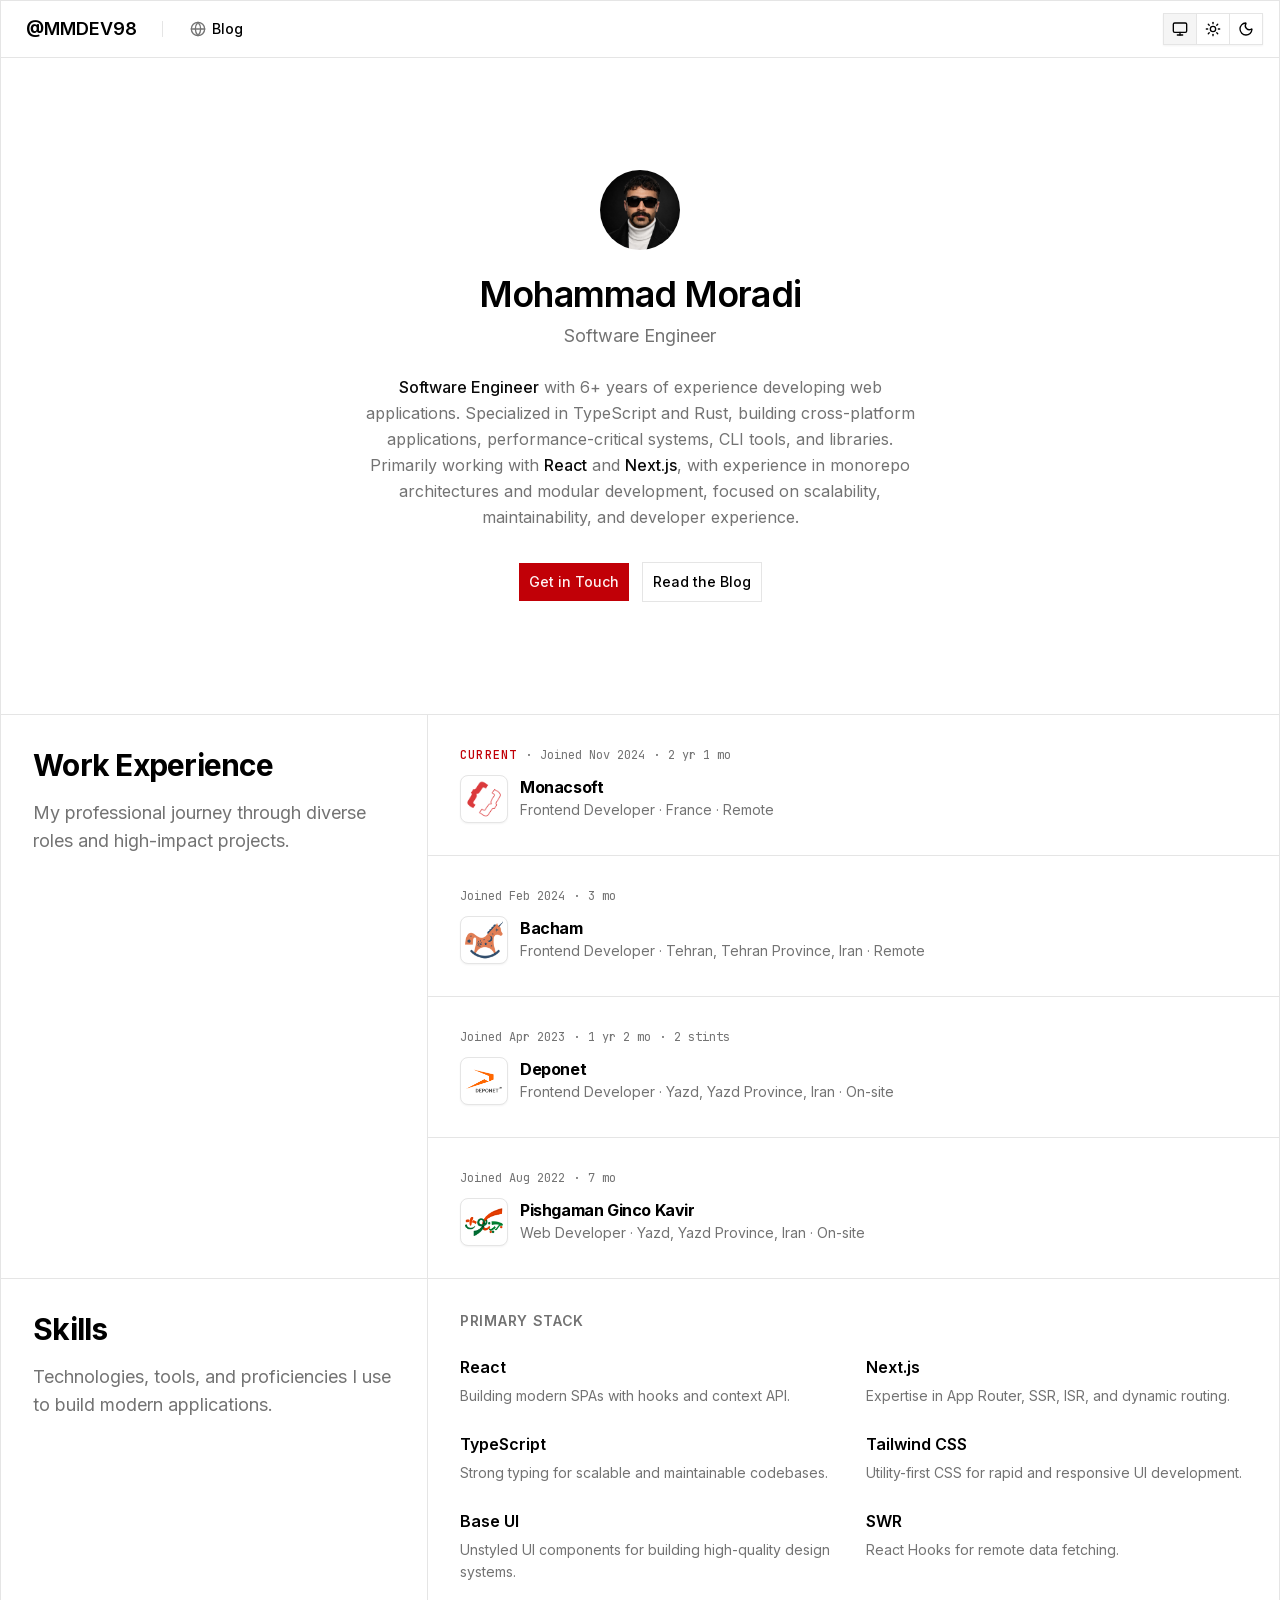
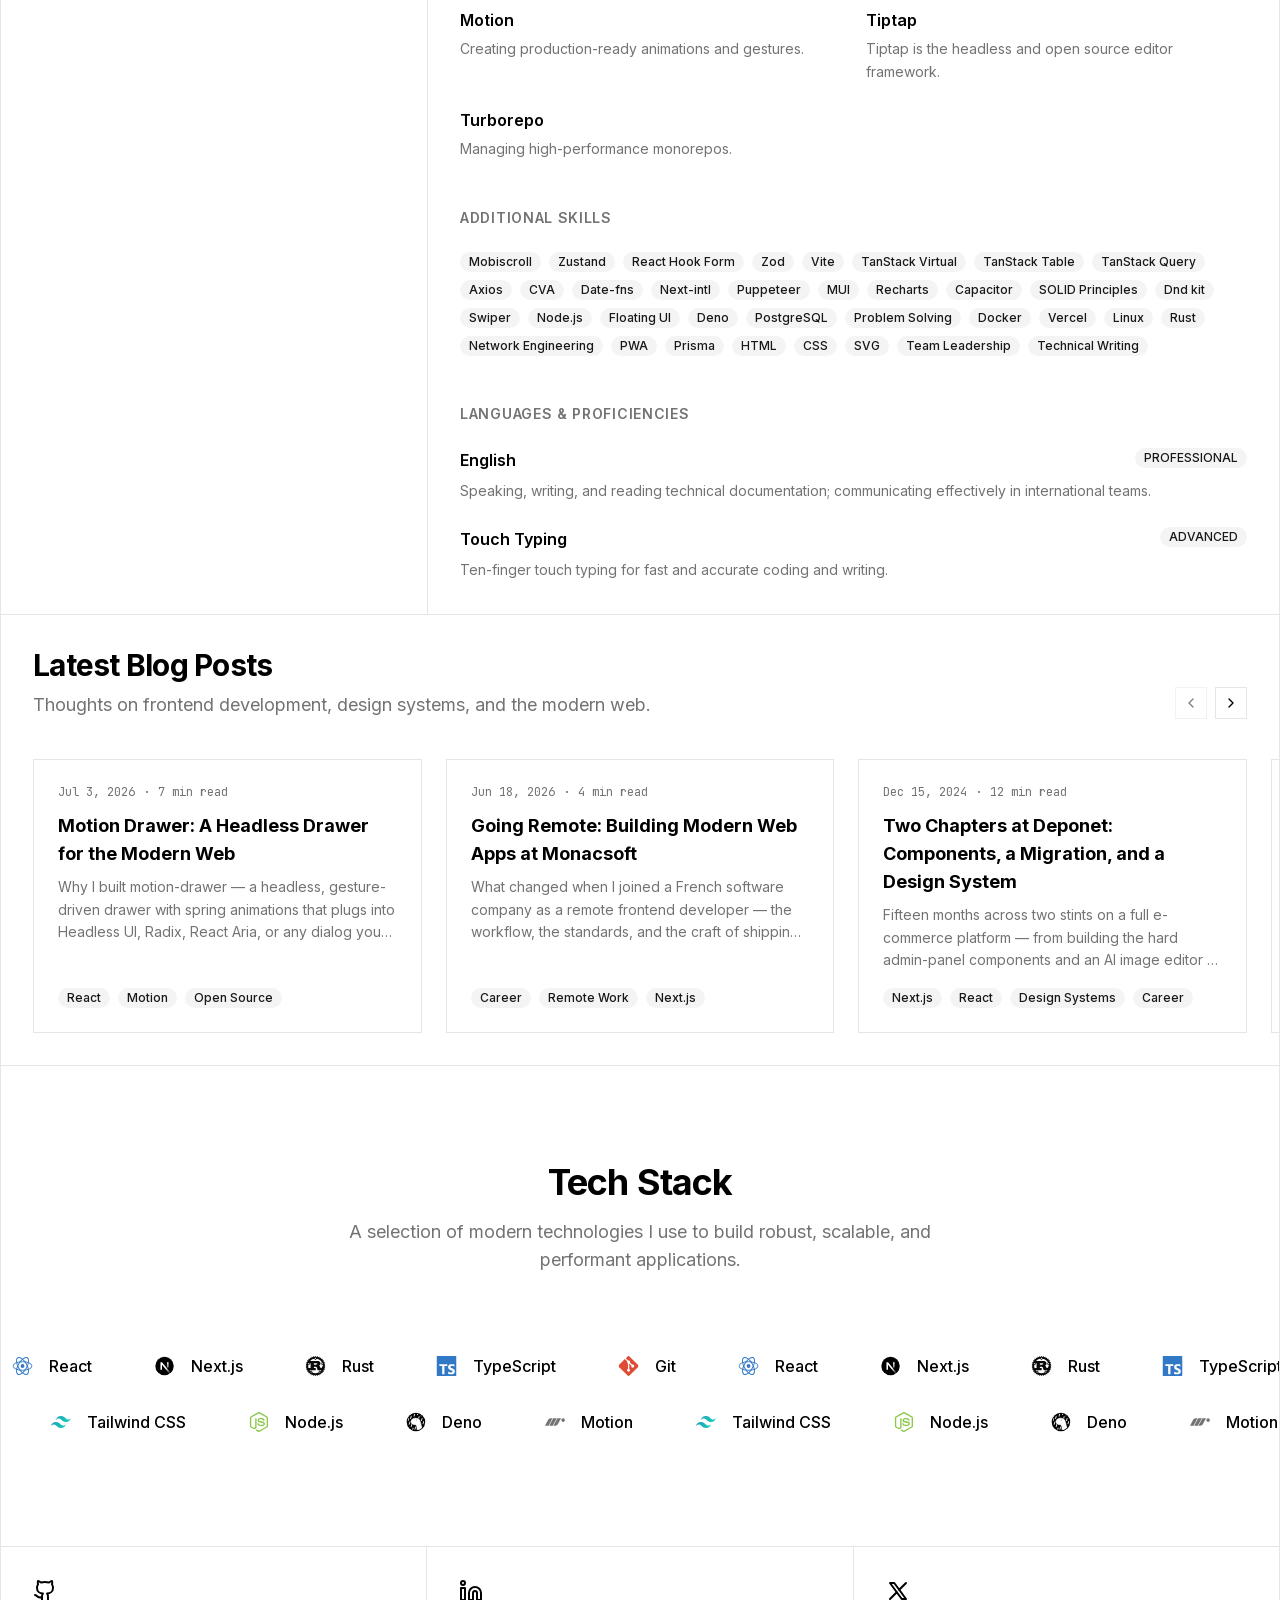
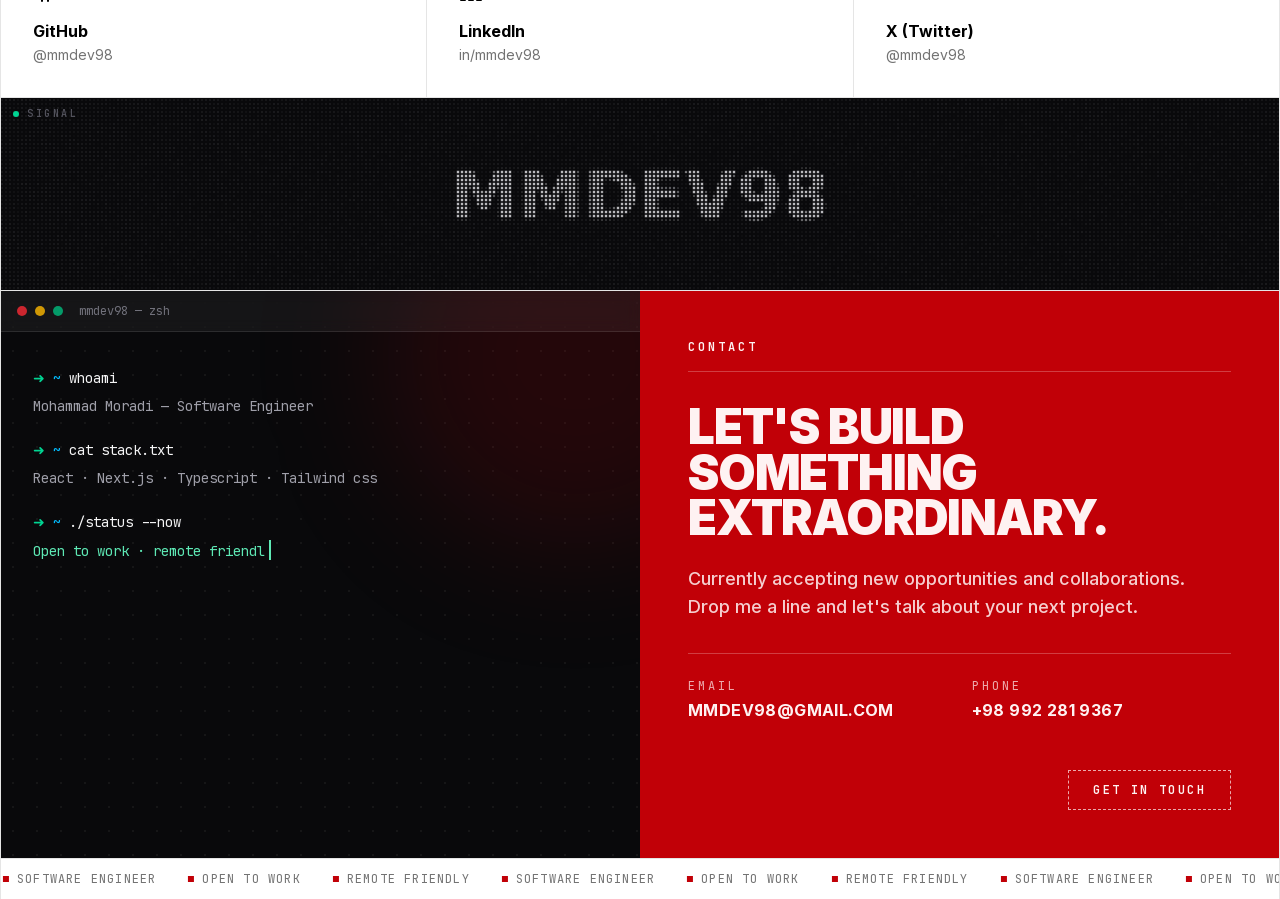
<file: index.html>
<!DOCTYPE html><html lang="en" dir="ltr" data-scroll-behavior="smooth"><head><meta charSet="utf-8"/><meta name="viewport" content="width=device-width, initial-scale=1, maximum-scale=1"/><link rel="preload" href="/_next/static/media/70bc3e132a0a741e-s.p.3t6q91iet4nsy.woff2" as="font" crossorigin="" type="font/woff2"/><link rel="preload" href="/_next/static/media/83afe278b6a6bb3c-s.p.2bn3s6zvc0dyp.woff2" as="font" crossorigin="" type="font/woff2"/><link rel="preload" href="/_next/static/media/iranyekanwebblackfanum-s.p.34efqxe65znro.woff" as="font" crossorigin="" type="font/woff"/><link rel="preload" href="/_next/static/media/iranyekanwebboldfanum-s.p.2jmz1aonr2gmy.woff" as="font" crossorigin="" type="font/woff"/><link rel="preload" href="/_next/static/media/iranyekanwebextrablackfanum-s.p.3snr5pbdcvkki.woff" as="font" crossorigin="" type="font/woff"/><link rel="preload" href="/_next/static/media/iranyekanwebextraboldfanum-s.p.2f82zl4um8l-7.woff" as="font" crossorigin="" type="font/woff"/><link rel="preload" href="/_next/static/media/iranyekanweblightfanum-s.p.2ef8rv5kcn76q.woff" as="font" crossorigin="" type="font/woff"/><link rel="preload" href="/_next/static/media/iranyekanwebmediumfanum-s.p.3w5ihjn_y988w.woff" as="font" crossorigin="" type="font/woff"/><link rel="preload" href="/_next/static/media/iranyekanwebregularfanum-s.p.0-u-96ql351qt.woff" as="font" crossorigin="" type="font/woff"/><link rel="preload" href="/_next/static/media/iranyekanwebthinfanum-s.p.1mruqm31rt6rv.woff" as="font" crossorigin="" type="font/woff"/><link rel="preload" as="image" href="/_next/static/media/me.1fey25ulodddv.jpg"/><link rel="stylesheet" href="/_next/static/chunks/33yajgvoqvocm.css" data-precedence="next"/><link rel="stylesheet" href="/_next/static/chunks/2johg7mzulaso.css" data-precedence="next"/><link rel="preload" as="script" fetchPriority="low" href="/_next/static/chunks/2g49ir6_3u95x.js"/><script src="/_next/static/chunks/2-heb4zakw7ga.js" async=""></script><script src="/_next/static/chunks/18q_bidehvl9h.js" async=""></script><script src="/_next/static/chunks/112j4_ui7siok.js" async=""></script><script src="/_next/static/chunks/2brd7eyisotcl.js" async=""></script><script src="/_next/static/chunks/turbopack-3972i4ugce8jl.js" async=""></script><script src="/_next/static/chunks/24r34a-n32hqc.js" async=""></script><script src="/_next/static/chunks/43vlts6fa95uy.js" async=""></script><script src="/_next/static/chunks/3lsiycls8h2s7.js" async=""></script><script src="/_next/static/chunks/0njh_wy68exc9.js" async=""></script><script src="/_next/static/chunks/0dq4l9zjdopuz.js" async=""></script><script src="/_next/static/chunks/2k2rfcnlc3oj0.js" async=""></script><script src="/_next/static/chunks/12wa4cy99gwru.js" async=""></script><script src="/_next/static/chunks/12m7hiluqzixx.js" async=""></script><script src="/_next/static/chunks/017b5tjnbybko.js" async=""></script><script src="/_next/static/chunks/1516zob-ner-4.js" async=""></script><script src="/_next/static/chunks/1-scfq85pf1b1.js" async=""></script><script src="/_next/static/chunks/2euac2tobj0x2.js" async=""></script><meta name="next-size-adjust" content=""/><meta name="theme-color" content="white"/><meta name="theme-color" content="hsl(0 0% 12%)"/><title>Mohammad Moradi | Software Engineer</title><meta name="description" content="Mohammad Moradi is a software engineer with over 6 years of experience specializing in TypeScript and Rust, building high-performance web applications."/><link rel="manifest" href="/manifest.webmanifest"/><meta name="robots" content="index, follow"/><meta name="googlebot" content="index, follow, max-video-preview:-1, max-image-preview:large, max-snippet:-1"/><link rel="canonical" href="https://rsdev64.github.io/"/><meta property="og:title" content="Mohammad Moradi | Software Engineer"/><meta property="og:description" content="Mohammad Moradi is a software engineer with over 6 years of experience specializing in TypeScript and Rust, building high-performance web applications."/><meta property="og:url" content="https://rsdev64.github.io/"/><meta property="og:site_name" content="Mohammad Moradi | Software Engineer"/><meta property="og:locale" content="en"/><meta property="og:image" content="https://rsdev64.github.io/images/me.jpg"/><meta property="og:image:width" content="1024"/><meta property="og:image:height" content="1024"/><meta property="og:image:alt" content="Mohammad Moradi | Software Engineer"/><meta property="og:type" content="website"/><meta name="twitter:card" content="summary_large_image"/><meta name="twitter:title" content="Mohammad Moradi | Software Engineer"/><meta name="twitter:description" content="Mohammad Moradi is a software engineer with over 6 years of experience specializing in TypeScript and Rust, building high-performance web applications."/><meta name="twitter:image" content="https://rsdev64.github.io/images/me.jpg"/><link rel="icon" href="/favicon.ico?favicon.2ojoghhsay4k0.ico" sizes="48x48" type="image/x-icon"/><link rel="icon" href="/icon1.png?icon1.2a_h8i9j4f7ds.png" sizes="16x16" type="image/png"/><link rel="icon" href="/icon2.png?icon2.124i15350n94v.png" sizes="32x32" type="image/png"/><link rel="apple-touch-icon" href="/apple-icon.png?apple-icon.33rp9ye8hk8vn.png" sizes="180x180" type="image/png"/><script src="/_next/static/chunks/0cz1d0mv5g_q7.js" noModule=""></script></head><body class="font-sans antialiased jetbrains_mono_6104e6b7-module__s6uLTa__variable inter_fd091ad6-module__giF-bG__variable"><div hidden=""><!--$--><!--/$--></div><script>((a,b,c,d,e,f,g,h)=>{let i=document.documentElement,j=["light","dark"];function k(b){var c;(Array.isArray(a)?a:[a]).forEach(a=>{let c="class"===a,d=c&&f?e.map(a=>f[a]||a):e;c?(i.classList.remove(...d),i.classList.add(f&&f[b]?f[b]:b)):i.setAttribute(a,b)}),c=b,h&&j.includes(c)&&(i.style.colorScheme=c)}if(d)k(d);else try{let a=localStorage.getItem(b)||c,d=g&&"system"===a?window.matchMedia("(prefers-color-scheme: dark)").matches?"dark":"light":a;k(d)}catch(a){}})("class","theme","system",null,["light","dark"],null,true,true)</script><style>
:root {
  --bprogress-color: var(--color-primary);
  --bprogress-height: 3px;
  --bprogress-spinner-size: 18px;
  --bprogress-spinner-animation-duration: 400ms;
  --bprogress-spinner-border-size: 2px;
  --bprogress-box-shadow: 0 0 10px var(--color-primary), 0 0 5px var(--color-primary);
  --bprogress-z-index: 99999;
  --bprogress-spinner-top: 15px;
  --bprogress-spinner-bottom: auto;
  --bprogress-spinner-right: 15px;
  --bprogress-spinner-left: auto;
}

.bprogress {
  width: 0;
  height: 0;
  pointer-events: none;
  z-index: var(--bprogress-z-index);
}

.bprogress .bar {
  background: var(--bprogress-color);
  position: fixed;
  z-index: var(--bprogress-z-index);
  top: 0;
  left: 0;
  width: 100%;
  height: var(--bprogress-height);
}

/* Fancy blur effect */
.bprogress .peg {
  display: block;
  position: absolute;
  right: 0;
  width: 100px;
  height: 100%;
  box-shadow: var(--bprogress-box-shadow);
  opacity: 1.0;
  transform: rotate(3deg) translate(0px, -4px);
}

/* Remove these to get rid of the spinner */
.bprogress .spinner {
  display: block;
  position: fixed;
  z-index: var(--bprogress-z-index);
  top: var(--bprogress-spinner-top);
  bottom: var(--bprogress-spinner-bottom);
  right: var(--bprogress-spinner-right);
  left: var(--bprogress-spinner-left);
}

.bprogress .spinner-icon {
  width: var(--bprogress-spinner-size);
  height: var(--bprogress-spinner-size);
  box-sizing: border-box;
  border: solid var(--bprogress-spinner-border-size) transparent;
  border-top-color: var(--bprogress-color);
  border-left-color: var(--bprogress-color);
  border-radius: 50%;
  -webkit-animation: bprogress-spinner var(--bprogress-spinner-animation-duration) linear infinite;
  animation: bprogress-spinner var(--bprogress-spinner-animation-duration) linear infinite;
}

.bprogress-custom-parent {
  overflow: hidden;
  position: relative;
}

.bprogress-custom-parent .bprogress .spinner,
.bprogress-custom-parent .bprogress .bar {
  position: absolute;
}

.bprogress .indeterminate {
  position: fixed;
  top: 0;
  left: 0;
  width: 100%;
  height: var(--bprogress-height);
  overflow: hidden;
}

.bprogress .indeterminate .inc,
.bprogress .indeterminate .dec {
  position: absolute;
  top: 0;
  height: 100%;
  background-color: var(--bprogress-color);
}

.bprogress .indeterminate .inc {
  animation: bprogress-indeterminate-increase 2s infinite;
}

.bprogress .indeterminate .dec {
  animation: bprogress-indeterminate-decrease 2s 0.5s infinite;
}

@-webkit-keyframes bprogress-spinner {
  0%   { -webkit-transform: rotate(0deg); transform: rotate(0deg); }
  100% { -webkit-transform: rotate(360deg); transform: rotate(360deg); }
}

@keyframes bprogress-spinner {
  0%   { transform: rotate(0deg); }
  100% { transform: rotate(360deg); }
}

@keyframes bprogress-indeterminate-increase {
  from { left: -5%; width: 5%; }
  to { left: 130%; width: 100%; }
}

@keyframes bprogress-indeterminate-decrease {
  from { left: -80%; width: 80%; }
  to { left: 110%; width: 10%; }
}
</style><!--$!--><template data-dgst="BAILOUT_TO_CLIENT_SIDE_RENDERING"></template><!--/$--><div><header class="border-y bg-background sticky top-0 z-2"><div class="mx-auto flex h-14 w-full max-w-7xl items-center border-x px-2 xl:px-4"><a role="button" tabindex="0" data-slot="button" class="group/button inline-flex shrink-0 items-center justify-center border border-transparent bg-clip-padding whitespace-nowrap transition-all outline-none select-none focus-visible:border-ring focus-visible:ring-3 focus-visible:ring-ring/50 active:not-aria-[haspopup]:translate-y-px disabled:pointer-events-none disabled:opacity-50 aria-invalid:border-destructive aria-invalid:ring-3 aria-invalid:ring-destructive/20 dark:aria-invalid:border-destructive/50 dark:aria-invalid:ring-destructive/40 [&amp;_svg]:pointer-events-none [&amp;_svg]:shrink-0 [&amp;_svg:not([class*=&#x27;size-&#x27;])]:size-4 cursor-pointer hover:bg-muted hover:text-foreground aria-expanded:bg-muted aria-expanded:text-foreground dark:hover:bg-muted/50 h-10 gap-1.5 has-data-[icon=inline-end]:pr-2 has-data-[icon=inline-start]:pl-2 px-2 text-lg font-semibold uppercase" href="/">@MMDEV98</a><div data-orientation="vertical" role="separator" aria-orientation="vertical" data-slot="separator" class="bg-border shrink-0 data-horizontal:h-px data-horizontal:w-full data-vertical:w-px data-vertical:self-stretch mx-4 my-auto hidden h-4 md:block"></div><nav class="hidden md:block"><ol class="flex"><ol><a role="button" tabindex="0" data-slot="button" class="group/button inline-flex shrink-0 items-center justify-center border border-transparent bg-clip-padding text-sm font-medium whitespace-nowrap transition-all outline-none select-none focus-visible:border-ring focus-visible:ring-3 focus-visible:ring-ring/50 active:not-aria-[haspopup]:translate-y-px disabled:pointer-events-none disabled:opacity-50 aria-invalid:border-destructive aria-invalid:ring-3 aria-invalid:ring-destructive/20 dark:aria-invalid:border-destructive/50 dark:aria-invalid:ring-destructive/40 [&amp;_svg]:pointer-events-none [&amp;_svg]:shrink-0 [&amp;_svg:not([class*=&#x27;size-&#x27;])]:size-4 cursor-pointer hover:bg-muted hover:text-foreground aria-expanded:bg-muted aria-expanded:text-foreground dark:hover:bg-muted/50 h-10 gap-1.5 px-2.5 has-data-[icon=inline-end]:pr-2 has-data-[icon=inline-start]:pl-2" href="/blog/"><svg xmlns="http://www.w3.org/2000/svg" width="24" height="24" viewBox="0 0 24 24" fill="none" stroke="currentColor" stroke-width="2" stroke-linecap="round" stroke-linejoin="round" class="lucide lucide-globe text-muted-foreground size-4" aria-hidden="true"><circle cx="12" cy="12" r="10"></circle><path d="M12 2a14.5 14.5 0 0 0 0 20 14.5 14.5 0 0 0 0-20"></path><path d="M2 12h20"></path></svg>Blog</a></ol></ol></nav><div class="ms-auto flex items-center md:gap-2"><div data-orientation="horizontal" role="group" data-slot="toggle-group" data-variant="outline" data-spacing="0" class="group/toggle-group w-fit flex-row items-center gap-[--spacing(var(--gap))] data-vertical:flex-col data-vertical:items-stretch data-[spacing=0]:data-[variant=outline]:shadow-xs hidden md:flex" style="--gap:0"><button type="button" aria-disabled="false" tabindex="-1" aria-pressed="false" data-slot="tooltip-trigger" data-variant="outline" data-size="sm" data-spacing="0" aria-label="System" id="base-ui-_R_6lhivalb_" data-base-ui-tooltip-trigger="" class="shrink-0 group-data-[spacing=0]/toggle-group:px-2 group-data-[spacing=0]/toggle-group:shadow-none focus:z-10 focus-visible:z-10 group-data-[spacing=0]/toggle-group:has-data-[icon=inline-end]:pe-1.5 group-data-[spacing=0]/toggle-group:has-data-[icon=inline-start]:ps-1.5 group-data-horizontal/toggle-group:data-[spacing=0]:data-[variant=outline]:border-s-0 group-data-vertical/toggle-group:data-[spacing=0]:data-[variant=outline]:border-t-0 group-data-horizontal/toggle-group:data-[spacing=0]:data-[variant=outline]:first:border-s group-data-vertical/toggle-group:data-[spacing=0]:data-[variant=outline]:first:border-t group/toggle active:not-aria-[haspopup]:translate-y-px inline-flex items-center justify-center gap-1 text-sm font-medium whitespace-nowrap transition-[color,box-shadow] outline-none hover:text-foreground focus-visible:border-ring focus-visible:ring-[3px] focus-visible:ring-ring/50 disabled:pointer-events-none disabled:opacity-50 aria-invalid:border-destructive aria-invalid:ring-destructive/20 dark:aria-invalid:ring-destructive/40 [&amp;_svg]:pointer-events-none [&amp;_svg]:shrink-0 [&amp;_svg:not([class*=&#x27;size-&#x27;])]:size-4 border border-input bg-transparent hover:bg-muted aria-pressed:bg-muted h-8 min-w-8 px-2.5 has-data-[icon=inline-end]:pe-1.5 has-data-[icon=inline-start]:ps-1.5"><svg xmlns="http://www.w3.org/2000/svg" width="24" height="24" viewBox="0 0 24 24" fill="none" stroke="currentColor" stroke-width="2" stroke-linecap="round" stroke-linejoin="round" class="lucide lucide-monitor" aria-hidden="true"><rect width="20" height="14" x="2" y="3" rx="2"></rect><line x1="8" x2="16" y1="21" y2="21"></line><line x1="12" x2="12" y1="17" y2="21"></line></svg><span class="sr-only">System</span></button><button type="button" aria-disabled="false" tabindex="-1" aria-pressed="false" data-slot="tooltip-trigger" data-variant="outline" data-size="sm" data-spacing="0" aria-label="Light" id="base-ui-_R_6phivalb_" data-base-ui-tooltip-trigger="" class="shrink-0 group-data-[spacing=0]/toggle-group:px-2 group-data-[spacing=0]/toggle-group:shadow-none focus:z-10 focus-visible:z-10 group-data-[spacing=0]/toggle-group:has-data-[icon=inline-end]:pe-1.5 group-data-[spacing=0]/toggle-group:has-data-[icon=inline-start]:ps-1.5 group-data-horizontal/toggle-group:data-[spacing=0]:data-[variant=outline]:border-s-0 group-data-vertical/toggle-group:data-[spacing=0]:data-[variant=outline]:border-t-0 group-data-horizontal/toggle-group:data-[spacing=0]:data-[variant=outline]:first:border-s group-data-vertical/toggle-group:data-[spacing=0]:data-[variant=outline]:first:border-t group/toggle active:not-aria-[haspopup]:translate-y-px inline-flex items-center justify-center gap-1 text-sm font-medium whitespace-nowrap transition-[color,box-shadow] outline-none hover:text-foreground focus-visible:border-ring focus-visible:ring-[3px] focus-visible:ring-ring/50 disabled:pointer-events-none disabled:opacity-50 aria-invalid:border-destructive aria-invalid:ring-destructive/20 dark:aria-invalid:ring-destructive/40 [&amp;_svg]:pointer-events-none [&amp;_svg]:shrink-0 [&amp;_svg:not([class*=&#x27;size-&#x27;])]:size-4 border border-input bg-transparent hover:bg-muted aria-pressed:bg-muted h-8 min-w-8 px-2.5 has-data-[icon=inline-end]:pe-1.5 has-data-[icon=inline-start]:ps-1.5"><svg xmlns="http://www.w3.org/2000/svg" width="24" height="24" viewBox="0 0 24 24" fill="none" stroke="currentColor" stroke-width="2" stroke-linecap="round" stroke-linejoin="round" class="lucide lucide-sun" aria-hidden="true"><circle cx="12" cy="12" r="4"></circle><path d="M12 2v2"></path><path d="M12 20v2"></path><path d="m4.93 4.93 1.41 1.41"></path><path d="m17.66 17.66 1.41 1.41"></path><path d="M2 12h2"></path><path d="M20 12h2"></path><path d="m6.34 17.66-1.41 1.41"></path><path d="m19.07 4.93-1.41 1.41"></path></svg><span class="sr-only">Light</span></button><button type="button" aria-disabled="false" tabindex="-1" aria-pressed="false" data-slot="tooltip-trigger" data-variant="outline" data-size="sm" data-spacing="0" aria-label="Dark" id="base-ui-_R_6thivalb_" data-base-ui-tooltip-trigger="" class="shrink-0 group-data-[spacing=0]/toggle-group:px-2 group-data-[spacing=0]/toggle-group:shadow-none focus:z-10 focus-visible:z-10 group-data-[spacing=0]/toggle-group:has-data-[icon=inline-end]:pe-1.5 group-data-[spacing=0]/toggle-group:has-data-[icon=inline-start]:ps-1.5 group-data-horizontal/toggle-group:data-[spacing=0]:data-[variant=outline]:border-s-0 group-data-vertical/toggle-group:data-[spacing=0]:data-[variant=outline]:border-t-0 group-data-horizontal/toggle-group:data-[spacing=0]:data-[variant=outline]:first:border-s group-data-vertical/toggle-group:data-[spacing=0]:data-[variant=outline]:first:border-t group/toggle active:not-aria-[haspopup]:translate-y-px inline-flex items-center justify-center gap-1 text-sm font-medium whitespace-nowrap transition-[color,box-shadow] outline-none hover:text-foreground focus-visible:border-ring focus-visible:ring-[3px] focus-visible:ring-ring/50 disabled:pointer-events-none disabled:opacity-50 aria-invalid:border-destructive aria-invalid:ring-destructive/20 dark:aria-invalid:ring-destructive/40 [&amp;_svg]:pointer-events-none [&amp;_svg]:shrink-0 [&amp;_svg:not([class*=&#x27;size-&#x27;])]:size-4 border border-input bg-transparent hover:bg-muted aria-pressed:bg-muted h-8 min-w-8 px-2.5 has-data-[icon=inline-end]:pe-1.5 has-data-[icon=inline-start]:ps-1.5"><svg xmlns="http://www.w3.org/2000/svg" width="24" height="24" viewBox="0 0 24 24" fill="none" stroke="currentColor" stroke-width="2" stroke-linecap="round" stroke-linejoin="round" class="lucide lucide-moon" aria-hidden="true"><path d="M20.985 12.486a9 9 0 1 1-9.473-9.472c.405-.022.617.46.402.803a6 6 0 0 0 8.268 8.268c.344-.215.825-.004.803.401"></path></svg><span class="sr-only">Dark</span></button></div><button class="hover:bg-muted flex h-10 w-10 items-center justify-center rounded-md focus-visible:outline-none md:hidden" aria-label="Toggle Menu"><svg viewBox="0 0 24 24" width="24" height="24" fill="none" preserveAspectRatio="none"><line x1="4" y1="6" x2="20" y2="6" stroke="currentColor" stroke-width="2" vector-effect="non-scaling-stroke" style="transform:none;transform-origin:50% 50%;transform-box:fill-box"></line><line x1="4" y1="12" x2="20" y2="12" stroke="currentColor" stroke-width="2" vector-effect="non-scaling-stroke" opacity="1"></line><line x1="4" y1="18" x2="20" y2="18" stroke="currentColor" stroke-width="2" vector-effect="non-scaling-stroke" style="transform:none;transform-origin:50% 50%;transform-box:fill-box"></line></svg></button></div></div></header><div class="relative z-1 mx-auto min-h-svh w-full max-w-7xl border-x"><div class="bg-background min-h-screen"><section class="mx-auto flex flex-col items-center px-6 py-20 text-center md:py-28 border-b"><img alt="Mohammad Moradi" width="80" height="80" decoding="async" data-nimg="1" class="size-20 rounded-full object-cover" style="color:transparent" src="/_next/static/media/me.1fey25ulodddv.jpg"/><h1 class="mt-6 text-3xl font-semibold tracking-tight md:text-4xl">Mohammad Moradi</h1><p class="text-muted-foreground mt-2 text-lg">Software Engineer</p><p class="text-muted-foreground mt-6 max-w-xl leading-relaxed"><span class="text-foreground font-medium">Software Engineer</span> with 6+ years of experience developing web applications. Specialized in TypeScript and Rust, building cross-platform applications, performance-critical systems, CLI tools, and libraries. Primarily working with <span class="text-foreground font-medium">React</span> and <span class="text-foreground font-medium">Next.js</span>, with experience in monorepo architectures and modular development, focused on scalability, maintainability, and developer experience.</p><div class="mt-8 flex flex-wrap items-center justify-center gap-3"><a role="button" tabindex="0" data-slot="button" class="group/button inline-flex shrink-0 items-center justify-center border border-transparent bg-clip-padding text-sm font-medium whitespace-nowrap transition-all outline-none select-none focus-visible:border-ring focus-visible:ring-3 focus-visible:ring-ring/50 active:not-aria-[haspopup]:translate-y-px disabled:pointer-events-none disabled:opacity-50 aria-invalid:border-destructive aria-invalid:ring-3 aria-invalid:ring-destructive/20 dark:aria-invalid:border-destructive/50 dark:aria-invalid:ring-destructive/40 [&amp;_svg]:pointer-events-none [&amp;_svg]:shrink-0 [&amp;_svg:not([class*=&#x27;size-&#x27;])]:size-4 cursor-pointer bg-primary text-primary-foreground hover:bg-primary/80 h-10 gap-1.5 px-2.5 has-data-[icon=inline-end]:pr-2 has-data-[icon=inline-start]:pl-2" href="/#contact">Get in Touch</a><a role="button" tabindex="0" data-slot="button" class="group/button inline-flex shrink-0 items-center justify-center border bg-clip-padding text-sm font-medium whitespace-nowrap transition-all outline-none select-none focus-visible:border-ring focus-visible:ring-3 focus-visible:ring-ring/50 active:not-aria-[haspopup]:translate-y-px disabled:pointer-events-none disabled:opacity-50 aria-invalid:border-destructive aria-invalid:ring-3 aria-invalid:ring-destructive/20 dark:aria-invalid:border-destructive/50 dark:aria-invalid:ring-destructive/40 [&amp;_svg]:pointer-events-none [&amp;_svg]:shrink-0 [&amp;_svg:not([class*=&#x27;size-&#x27;])]:size-4 cursor-pointer border-border bg-background hover:bg-muted hover:text-foreground aria-expanded:bg-muted aria-expanded:text-foreground dark:border-input dark:bg-input/30 dark:hover:bg-input/50 h-10 gap-1.5 px-2.5 has-data-[icon=inline-end]:pr-2 has-data-[icon=inline-start]:pl-2" href="/blog/">Read the Blog</a></div></section><section id="experience" class="grid grid-cols-1 lg:grid-cols-12 border-b"><div class="border-b p-6 lg:col-span-4 lg:border-b-0 lg:p-8"><div class="sticky top-22"><h2 class="mb-4 text-3xl font-bold tracking-tight">Work Experience</h2><p class="text-muted-foreground text-lg">My professional journey through diverse roles and high-impact projects.</p></div></div><div class="divide-y border-s lg:col-span-8"><a class="group hover:bg-muted/40 flex flex-col gap-3 p-6 transition-colors lg:p-8 focus-visible:ring-ring/50 focus-visible:ring-4 focus-visible:outline-none focus-visible:ring-inset" href="/blog/building-at-monacsoft/"><div class="text-muted-foreground flex flex-wrap items-center gap-2 font-mono text-xs"><span class="text-primary font-medium tracking-widest uppercase">Current</span><span aria-hidden="true">·</span><span>Joined<!-- --> <time dateTime="2024-11">Nov 2024</time></span><span aria-hidden="true">·</span><span>1 yr 9 mo</span></div><div class="flex items-start gap-3"><div class="bg-background dark:bg-card flex size-12 shrink-0 items-center justify-center overflow-hidden rounded-lg border p-1 shadow-xs"><img alt="Monacsoft" loading="lazy" width="48" height="48" decoding="async" data-nimg="1" class="object-contain" style="color:transparent" src="/_next/static/media/monacsoft.3l76bbacnb4yn.png"/></div><div class="min-w-0"><h3 class="flex items-start gap-1.5 font-bold tracking-tight text-balance text-base">Monacsoft<svg xmlns="http://www.w3.org/2000/svg" width="24" height="24" viewBox="0 0 24 24" fill="none" stroke="currentColor" stroke-width="2" stroke-linecap="round" stroke-linejoin="round" class="lucide lucide-arrow-up-right text-muted-foreground mt-0.75 size-4 shrink-0 -translate-x-0.5 translate-y-0.5 opacity-0 transition-all group-hover:translate-x-0 group-hover:translate-y-0 group-hover:opacity-100 rtl:rotate-270" aria-hidden="true"><path d="M7 7h10v10"></path><path d="M7 17 17 7"></path></svg></h3><p class="text-muted-foreground text-sm leading-relaxed">Frontend Developer<!-- --> · <!-- -->France<!-- --> ·<!-- --> <!-- -->Remote</p></div></div></a><a class="group hover:bg-muted/40 flex flex-col gap-3 p-6 transition-colors lg:p-8 focus-visible:ring-ring/50 focus-visible:ring-4 focus-visible:outline-none focus-visible:ring-inset" href="/blog/bringing-bacham-to-life/"><div class="text-muted-foreground flex flex-wrap items-center gap-2 font-mono text-xs"><span>Joined<!-- --> <time dateTime="2024-02">Feb 2024</time></span><span aria-hidden="true">·</span><span>3 mo</span></div><div class="flex items-start gap-3"><div class="bg-background dark:bg-card flex size-12 shrink-0 items-center justify-center overflow-hidden rounded-lg border p-1 shadow-xs"><img alt="Bacham" loading="lazy" width="48" height="48" decoding="async" data-nimg="1" class="object-contain" style="color:transparent" src="/_next/static/media/bacham.10e8gdmk63p8-.png"/></div><div class="min-w-0"><h3 class="flex items-start gap-1.5 font-bold tracking-tight text-balance text-base">Bacham<svg xmlns="http://www.w3.org/2000/svg" width="24" height="24" viewBox="0 0 24 24" fill="none" stroke="currentColor" stroke-width="2" stroke-linecap="round" stroke-linejoin="round" class="lucide lucide-arrow-up-right text-muted-foreground mt-0.75 size-4 shrink-0 -translate-x-0.5 translate-y-0.5 opacity-0 transition-all group-hover:translate-x-0 group-hover:translate-y-0 group-hover:opacity-100 rtl:rotate-270" aria-hidden="true"><path d="M7 7h10v10"></path><path d="M7 17 17 7"></path></svg></h3><p class="text-muted-foreground text-sm leading-relaxed">Frontend Developer<!-- --> · <!-- -->Tehran, Tehran Province, Iran<!-- --> ·<!-- --> <!-- -->Remote</p></div></div></a><a class="group hover:bg-muted/40 flex flex-col gap-3 p-6 transition-colors lg:p-8 focus-visible:ring-ring/50 focus-visible:ring-4 focus-visible:outline-none focus-visible:ring-inset" href="/blog/two-chapters-at-deponet/"><div class="text-muted-foreground flex flex-wrap items-center gap-2 font-mono text-xs"><span>Joined<!-- --> <time dateTime="2023-04">Apr 2023</time></span><span aria-hidden="true">·</span><span>1 yr 2 mo</span><span aria-hidden="true">·</span><span>2<!-- --> stints</span></div><div class="flex items-start gap-3"><div class="bg-background dark:bg-card flex size-12 shrink-0 items-center justify-center overflow-hidden rounded-lg border p-1 shadow-xs"><img alt="Deponet" loading="lazy" width="48" height="48" decoding="async" data-nimg="1" class="object-contain" style="color:transparent" src="/_next/static/media/deponet.1qe0ua8uyzwnl.png"/></div><div class="min-w-0"><h3 class="flex items-start gap-1.5 font-bold tracking-tight text-balance text-base">Deponet<svg xmlns="http://www.w3.org/2000/svg" width="24" height="24" viewBox="0 0 24 24" fill="none" stroke="currentColor" stroke-width="2" stroke-linecap="round" stroke-linejoin="round" class="lucide lucide-arrow-up-right text-muted-foreground mt-0.75 size-4 shrink-0 -translate-x-0.5 translate-y-0.5 opacity-0 transition-all group-hover:translate-x-0 group-hover:translate-y-0 group-hover:opacity-100 rtl:rotate-270" aria-hidden="true"><path d="M7 7h10v10"></path><path d="M7 17 17 7"></path></svg></h3><p class="text-muted-foreground text-sm leading-relaxed">Frontend Developer<!-- --> · <!-- -->Yazd, Yazd Province, Iran<!-- --> ·<!-- --> <!-- -->On-site</p></div></div></a><a class="group hover:bg-muted/40 flex flex-col gap-3 p-6 transition-colors lg:p-8 focus-visible:ring-ring/50 focus-visible:ring-4 focus-visible:outline-none focus-visible:ring-inset" href="/blog/starting-out-at-ginco/"><div class="text-muted-foreground flex flex-wrap items-center gap-2 font-mono text-xs"><span>Joined<!-- --> <time dateTime="2022-08">Aug 2022</time></span><span aria-hidden="true">·</span><span>7 mo</span></div><div class="flex items-start gap-3"><div class="bg-background dark:bg-card flex size-12 shrink-0 items-center justify-center overflow-hidden rounded-lg border p-1 shadow-xs"><img alt="Pishgaman Ginco Kavir" loading="lazy" width="48" height="48" decoding="async" data-nimg="1" class="object-contain" style="color:transparent" src="/_next/static/media/gincoplus.1tv1q-3zurg4z.png"/></div><div class="min-w-0"><h3 class="flex items-start gap-1.5 font-bold tracking-tight text-balance text-base">Pishgaman Ginco Kavir<svg xmlns="http://www.w3.org/2000/svg" width="24" height="24" viewBox="0 0 24 24" fill="none" stroke="currentColor" stroke-width="2" stroke-linecap="round" stroke-linejoin="round" class="lucide lucide-arrow-up-right text-muted-foreground mt-0.75 size-4 shrink-0 -translate-x-0.5 translate-y-0.5 opacity-0 transition-all group-hover:translate-x-0 group-hover:translate-y-0 group-hover:opacity-100 rtl:rotate-270" aria-hidden="true"><path d="M7 7h10v10"></path><path d="M7 17 17 7"></path></svg></h3><p class="text-muted-foreground text-sm leading-relaxed">Web Developer<!-- --> · <!-- -->Yazd, Yazd Province, Iran<!-- --> ·<!-- --> <!-- -->On-site</p></div></div></a></div></section><section class="grid grid-cols-1 lg:grid-cols-12 border-b"><div class="border-b p-6 lg:col-span-4 lg:border-b-0 lg:p-8"><div class="sticky top-22"><h2 class="mb-4 text-3xl font-bold tracking-tight">Skills</h2><p class="text-muted-foreground text-lg">Technologies, tools, and proficiencies I use to build modern applications.</p></div></div><div class="lg:col-span-8 lg:border-s"><div><div class="p-6 lg:p-8"><h3 class="text-muted-foreground mb-6 text-sm font-semibold tracking-wider uppercase">Primary Stack</h3><div class="grid grid-cols-1 gap-6 sm:grid-cols-2"><div class="flex flex-col gap-1.5"><div class="flex items-center gap-2"><span class="font-semibold">React</span></div><p class="text-muted-foreground line-clamp-2 text-sm leading-relaxed">Building modern SPAs with hooks and context API.</p></div><div class="flex flex-col gap-1.5"><div class="flex items-center gap-2"><span class="font-semibold">Next.js</span></div><p class="text-muted-foreground line-clamp-2 text-sm leading-relaxed">Expertise in App Router, SSR, ISR, and dynamic routing.</p></div><div class="flex flex-col gap-1.5"><div class="flex items-center gap-2"><span class="font-semibold">TypeScript</span></div><p class="text-muted-foreground line-clamp-2 text-sm leading-relaxed">Strong typing for scalable and maintainable codebases.</p></div><div class="flex flex-col gap-1.5"><div class="flex items-center gap-2"><span class="font-semibold">Tailwind CSS</span></div><p class="text-muted-foreground line-clamp-2 text-sm leading-relaxed">Utility-first CSS for rapid and responsive UI development.</p></div><div class="flex flex-col gap-1.5"><div class="flex items-center gap-2"><span class="font-semibold">Base UI</span></div><p class="text-muted-foreground line-clamp-2 text-sm leading-relaxed">Unstyled UI components for building high-quality design systems.</p></div><div class="flex flex-col gap-1.5"><div class="flex items-center gap-2"><span class="font-semibold">SWR</span></div><p class="text-muted-foreground line-clamp-2 text-sm leading-relaxed">React Hooks for remote data fetching.</p></div><div class="flex flex-col gap-1.5"><div class="flex items-center gap-2"><span class="font-semibold">Motion</span></div><p class="text-muted-foreground line-clamp-2 text-sm leading-relaxed">Creating production-ready animations and gestures.</p></div><div class="flex flex-col gap-1.5"><div class="flex items-center gap-2"><span class="font-semibold">Tiptap</span></div><p class="text-muted-foreground line-clamp-2 text-sm leading-relaxed">Tiptap is the headless and open source editor framework.</p></div><div class="flex flex-col gap-1.5"><div class="flex items-center gap-2"><span class="font-semibold">Turborepo</span></div><p class="text-muted-foreground line-clamp-2 text-sm leading-relaxed">Managing high-performance monorepos.</p></div></div></div><div class="mt-4 p-6 pt-0 lg:p-8 lg:pt-0"><h3 class="text-muted-foreground mb-6 text-sm font-semibold tracking-wider uppercase">Additional Skills</h3><div class="flex flex-wrap gap-2"><span data-slot="badge" data-variant="secondary" class="group/badge inline-flex h-5 w-fit shrink-0 items-center justify-center gap-1 overflow-hidden rounded-4xl border border-transparent px-2 py-0.5 text-xs font-medium whitespace-nowrap transition-all focus-visible:border-ring focus-visible:ring-[3px] focus-visible:ring-ring/50 has-data-[icon=inline-end]:pr-1.5 has-data-[icon=inline-start]:pl-1.5 aria-invalid:border-destructive aria-invalid:ring-destructive/20 dark:aria-invalid:ring-destructive/40 [&amp;&gt;svg]:pointer-events-none [&amp;&gt;svg]:size-3! bg-secondary text-secondary-foreground [a]:hover:bg-secondary/80">Mobiscroll</span><span data-slot="badge" data-variant="secondary" class="group/badge inline-flex h-5 w-fit shrink-0 items-center justify-center gap-1 overflow-hidden rounded-4xl border border-transparent px-2 py-0.5 text-xs font-medium whitespace-nowrap transition-all focus-visible:border-ring focus-visible:ring-[3px] focus-visible:ring-ring/50 has-data-[icon=inline-end]:pr-1.5 has-data-[icon=inline-start]:pl-1.5 aria-invalid:border-destructive aria-invalid:ring-destructive/20 dark:aria-invalid:ring-destructive/40 [&amp;&gt;svg]:pointer-events-none [&amp;&gt;svg]:size-3! bg-secondary text-secondary-foreground [a]:hover:bg-secondary/80">Zustand</span><span data-slot="badge" data-variant="secondary" class="group/badge inline-flex h-5 w-fit shrink-0 items-center justify-center gap-1 overflow-hidden rounded-4xl border border-transparent px-2 py-0.5 text-xs font-medium whitespace-nowrap transition-all focus-visible:border-ring focus-visible:ring-[3px] focus-visible:ring-ring/50 has-data-[icon=inline-end]:pr-1.5 has-data-[icon=inline-start]:pl-1.5 aria-invalid:border-destructive aria-invalid:ring-destructive/20 dark:aria-invalid:ring-destructive/40 [&amp;&gt;svg]:pointer-events-none [&amp;&gt;svg]:size-3! bg-secondary text-secondary-foreground [a]:hover:bg-secondary/80">React Hook Form</span><span data-slot="badge" data-variant="secondary" class="group/badge inline-flex h-5 w-fit shrink-0 items-center justify-center gap-1 overflow-hidden rounded-4xl border border-transparent px-2 py-0.5 text-xs font-medium whitespace-nowrap transition-all focus-visible:border-ring focus-visible:ring-[3px] focus-visible:ring-ring/50 has-data-[icon=inline-end]:pr-1.5 has-data-[icon=inline-start]:pl-1.5 aria-invalid:border-destructive aria-invalid:ring-destructive/20 dark:aria-invalid:ring-destructive/40 [&amp;&gt;svg]:pointer-events-none [&amp;&gt;svg]:size-3! bg-secondary text-secondary-foreground [a]:hover:bg-secondary/80">Zod</span><span data-slot="badge" data-variant="secondary" class="group/badge inline-flex h-5 w-fit shrink-0 items-center justify-center gap-1 overflow-hidden rounded-4xl border border-transparent px-2 py-0.5 text-xs font-medium whitespace-nowrap transition-all focus-visible:border-ring focus-visible:ring-[3px] focus-visible:ring-ring/50 has-data-[icon=inline-end]:pr-1.5 has-data-[icon=inline-start]:pl-1.5 aria-invalid:border-destructive aria-invalid:ring-destructive/20 dark:aria-invalid:ring-destructive/40 [&amp;&gt;svg]:pointer-events-none [&amp;&gt;svg]:size-3! bg-secondary text-secondary-foreground [a]:hover:bg-secondary/80">Vite</span><span data-slot="badge" data-variant="secondary" class="group/badge inline-flex h-5 w-fit shrink-0 items-center justify-center gap-1 overflow-hidden rounded-4xl border border-transparent px-2 py-0.5 text-xs font-medium whitespace-nowrap transition-all focus-visible:border-ring focus-visible:ring-[3px] focus-visible:ring-ring/50 has-data-[icon=inline-end]:pr-1.5 has-data-[icon=inline-start]:pl-1.5 aria-invalid:border-destructive aria-invalid:ring-destructive/20 dark:aria-invalid:ring-destructive/40 [&amp;&gt;svg]:pointer-events-none [&amp;&gt;svg]:size-3! bg-secondary text-secondary-foreground [a]:hover:bg-secondary/80">TanStack Virtual</span><span data-slot="badge" data-variant="secondary" class="group/badge inline-flex h-5 w-fit shrink-0 items-center justify-center gap-1 overflow-hidden rounded-4xl border border-transparent px-2 py-0.5 text-xs font-medium whitespace-nowrap transition-all focus-visible:border-ring focus-visible:ring-[3px] focus-visible:ring-ring/50 has-data-[icon=inline-end]:pr-1.5 has-data-[icon=inline-start]:pl-1.5 aria-invalid:border-destructive aria-invalid:ring-destructive/20 dark:aria-invalid:ring-destructive/40 [&amp;&gt;svg]:pointer-events-none [&amp;&gt;svg]:size-3! bg-secondary text-secondary-foreground [a]:hover:bg-secondary/80">TanStack Table</span><span data-slot="badge" data-variant="secondary" class="group/badge inline-flex h-5 w-fit shrink-0 items-center justify-center gap-1 overflow-hidden rounded-4xl border border-transparent px-2 py-0.5 text-xs font-medium whitespace-nowrap transition-all focus-visible:border-ring focus-visible:ring-[3px] focus-visible:ring-ring/50 has-data-[icon=inline-end]:pr-1.5 has-data-[icon=inline-start]:pl-1.5 aria-invalid:border-destructive aria-invalid:ring-destructive/20 dark:aria-invalid:ring-destructive/40 [&amp;&gt;svg]:pointer-events-none [&amp;&gt;svg]:size-3! bg-secondary text-secondary-foreground [a]:hover:bg-secondary/80">TanStack Query</span><span data-slot="badge" data-variant="secondary" class="group/badge inline-flex h-5 w-fit shrink-0 items-center justify-center gap-1 overflow-hidden rounded-4xl border border-transparent px-2 py-0.5 text-xs font-medium whitespace-nowrap transition-all focus-visible:border-ring focus-visible:ring-[3px] focus-visible:ring-ring/50 has-data-[icon=inline-end]:pr-1.5 has-data-[icon=inline-start]:pl-1.5 aria-invalid:border-destructive aria-invalid:ring-destructive/20 dark:aria-invalid:ring-destructive/40 [&amp;&gt;svg]:pointer-events-none [&amp;&gt;svg]:size-3! bg-secondary text-secondary-foreground [a]:hover:bg-secondary/80">Axios</span><span data-slot="badge" data-variant="secondary" class="group/badge inline-flex h-5 w-fit shrink-0 items-center justify-center gap-1 overflow-hidden rounded-4xl border border-transparent px-2 py-0.5 text-xs font-medium whitespace-nowrap transition-all focus-visible:border-ring focus-visible:ring-[3px] focus-visible:ring-ring/50 has-data-[icon=inline-end]:pr-1.5 has-data-[icon=inline-start]:pl-1.5 aria-invalid:border-destructive aria-invalid:ring-destructive/20 dark:aria-invalid:ring-destructive/40 [&amp;&gt;svg]:pointer-events-none [&amp;&gt;svg]:size-3! bg-secondary text-secondary-foreground [a]:hover:bg-secondary/80">CVA</span><span data-slot="badge" data-variant="secondary" class="group/badge inline-flex h-5 w-fit shrink-0 items-center justify-center gap-1 overflow-hidden rounded-4xl border border-transparent px-2 py-0.5 text-xs font-medium whitespace-nowrap transition-all focus-visible:border-ring focus-visible:ring-[3px] focus-visible:ring-ring/50 has-data-[icon=inline-end]:pr-1.5 has-data-[icon=inline-start]:pl-1.5 aria-invalid:border-destructive aria-invalid:ring-destructive/20 dark:aria-invalid:ring-destructive/40 [&amp;&gt;svg]:pointer-events-none [&amp;&gt;svg]:size-3! bg-secondary text-secondary-foreground [a]:hover:bg-secondary/80">Date-fns</span><span data-slot="badge" data-variant="secondary" class="group/badge inline-flex h-5 w-fit shrink-0 items-center justify-center gap-1 overflow-hidden rounded-4xl border border-transparent px-2 py-0.5 text-xs font-medium whitespace-nowrap transition-all focus-visible:border-ring focus-visible:ring-[3px] focus-visible:ring-ring/50 has-data-[icon=inline-end]:pr-1.5 has-data-[icon=inline-start]:pl-1.5 aria-invalid:border-destructive aria-invalid:ring-destructive/20 dark:aria-invalid:ring-destructive/40 [&amp;&gt;svg]:pointer-events-none [&amp;&gt;svg]:size-3! bg-secondary text-secondary-foreground [a]:hover:bg-secondary/80">Next-intl</span><span data-slot="badge" data-variant="secondary" class="group/badge inline-flex h-5 w-fit shrink-0 items-center justify-center gap-1 overflow-hidden rounded-4xl border border-transparent px-2 py-0.5 text-xs font-medium whitespace-nowrap transition-all focus-visible:border-ring focus-visible:ring-[3px] focus-visible:ring-ring/50 has-data-[icon=inline-end]:pr-1.5 has-data-[icon=inline-start]:pl-1.5 aria-invalid:border-destructive aria-invalid:ring-destructive/20 dark:aria-invalid:ring-destructive/40 [&amp;&gt;svg]:pointer-events-none [&amp;&gt;svg]:size-3! bg-secondary text-secondary-foreground [a]:hover:bg-secondary/80">Puppeteer</span><span data-slot="badge" data-variant="secondary" class="group/badge inline-flex h-5 w-fit shrink-0 items-center justify-center gap-1 overflow-hidden rounded-4xl border border-transparent px-2 py-0.5 text-xs font-medium whitespace-nowrap transition-all focus-visible:border-ring focus-visible:ring-[3px] focus-visible:ring-ring/50 has-data-[icon=inline-end]:pr-1.5 has-data-[icon=inline-start]:pl-1.5 aria-invalid:border-destructive aria-invalid:ring-destructive/20 dark:aria-invalid:ring-destructive/40 [&amp;&gt;svg]:pointer-events-none [&amp;&gt;svg]:size-3! bg-secondary text-secondary-foreground [a]:hover:bg-secondary/80">MUI</span><span data-slot="badge" data-variant="secondary" class="group/badge inline-flex h-5 w-fit shrink-0 items-center justify-center gap-1 overflow-hidden rounded-4xl border border-transparent px-2 py-0.5 text-xs font-medium whitespace-nowrap transition-all focus-visible:border-ring focus-visible:ring-[3px] focus-visible:ring-ring/50 has-data-[icon=inline-end]:pr-1.5 has-data-[icon=inline-start]:pl-1.5 aria-invalid:border-destructive aria-invalid:ring-destructive/20 dark:aria-invalid:ring-destructive/40 [&amp;&gt;svg]:pointer-events-none [&amp;&gt;svg]:size-3! bg-secondary text-secondary-foreground [a]:hover:bg-secondary/80">Recharts</span><span data-slot="badge" data-variant="secondary" class="group/badge inline-flex h-5 w-fit shrink-0 items-center justify-center gap-1 overflow-hidden rounded-4xl border border-transparent px-2 py-0.5 text-xs font-medium whitespace-nowrap transition-all focus-visible:border-ring focus-visible:ring-[3px] focus-visible:ring-ring/50 has-data-[icon=inline-end]:pr-1.5 has-data-[icon=inline-start]:pl-1.5 aria-invalid:border-destructive aria-invalid:ring-destructive/20 dark:aria-invalid:ring-destructive/40 [&amp;&gt;svg]:pointer-events-none [&amp;&gt;svg]:size-3! bg-secondary text-secondary-foreground [a]:hover:bg-secondary/80">Capacitor</span><span data-slot="badge" data-variant="secondary" class="group/badge inline-flex h-5 w-fit shrink-0 items-center justify-center gap-1 overflow-hidden rounded-4xl border border-transparent px-2 py-0.5 text-xs font-medium whitespace-nowrap transition-all focus-visible:border-ring focus-visible:ring-[3px] focus-visible:ring-ring/50 has-data-[icon=inline-end]:pr-1.5 has-data-[icon=inline-start]:pl-1.5 aria-invalid:border-destructive aria-invalid:ring-destructive/20 dark:aria-invalid:ring-destructive/40 [&amp;&gt;svg]:pointer-events-none [&amp;&gt;svg]:size-3! bg-secondary text-secondary-foreground [a]:hover:bg-secondary/80">SOLID Principles</span><span data-slot="badge" data-variant="secondary" class="group/badge inline-flex h-5 w-fit shrink-0 items-center justify-center gap-1 overflow-hidden rounded-4xl border border-transparent px-2 py-0.5 text-xs font-medium whitespace-nowrap transition-all focus-visible:border-ring focus-visible:ring-[3px] focus-visible:ring-ring/50 has-data-[icon=inline-end]:pr-1.5 has-data-[icon=inline-start]:pl-1.5 aria-invalid:border-destructive aria-invalid:ring-destructive/20 dark:aria-invalid:ring-destructive/40 [&amp;&gt;svg]:pointer-events-none [&amp;&gt;svg]:size-3! bg-secondary text-secondary-foreground [a]:hover:bg-secondary/80">Dnd kit</span><span data-slot="badge" data-variant="secondary" class="group/badge inline-flex h-5 w-fit shrink-0 items-center justify-center gap-1 overflow-hidden rounded-4xl border border-transparent px-2 py-0.5 text-xs font-medium whitespace-nowrap transition-all focus-visible:border-ring focus-visible:ring-[3px] focus-visible:ring-ring/50 has-data-[icon=inline-end]:pr-1.5 has-data-[icon=inline-start]:pl-1.5 aria-invalid:border-destructive aria-invalid:ring-destructive/20 dark:aria-invalid:ring-destructive/40 [&amp;&gt;svg]:pointer-events-none [&amp;&gt;svg]:size-3! bg-secondary text-secondary-foreground [a]:hover:bg-secondary/80">Swiper</span><span data-slot="badge" data-variant="secondary" class="group/badge inline-flex h-5 w-fit shrink-0 items-center justify-center gap-1 overflow-hidden rounded-4xl border border-transparent px-2 py-0.5 text-xs font-medium whitespace-nowrap transition-all focus-visible:border-ring focus-visible:ring-[3px] focus-visible:ring-ring/50 has-data-[icon=inline-end]:pr-1.5 has-data-[icon=inline-start]:pl-1.5 aria-invalid:border-destructive aria-invalid:ring-destructive/20 dark:aria-invalid:ring-destructive/40 [&amp;&gt;svg]:pointer-events-none [&amp;&gt;svg]:size-3! bg-secondary text-secondary-foreground [a]:hover:bg-secondary/80">Node.js</span><span data-slot="badge" data-variant="secondary" class="group/badge inline-flex h-5 w-fit shrink-0 items-center justify-center gap-1 overflow-hidden rounded-4xl border border-transparent px-2 py-0.5 text-xs font-medium whitespace-nowrap transition-all focus-visible:border-ring focus-visible:ring-[3px] focus-visible:ring-ring/50 has-data-[icon=inline-end]:pr-1.5 has-data-[icon=inline-start]:pl-1.5 aria-invalid:border-destructive aria-invalid:ring-destructive/20 dark:aria-invalid:ring-destructive/40 [&amp;&gt;svg]:pointer-events-none [&amp;&gt;svg]:size-3! bg-secondary text-secondary-foreground [a]:hover:bg-secondary/80">Floating UI</span><span data-slot="badge" data-variant="secondary" class="group/badge inline-flex h-5 w-fit shrink-0 items-center justify-center gap-1 overflow-hidden rounded-4xl border border-transparent px-2 py-0.5 text-xs font-medium whitespace-nowrap transition-all focus-visible:border-ring focus-visible:ring-[3px] focus-visible:ring-ring/50 has-data-[icon=inline-end]:pr-1.5 has-data-[icon=inline-start]:pl-1.5 aria-invalid:border-destructive aria-invalid:ring-destructive/20 dark:aria-invalid:ring-destructive/40 [&amp;&gt;svg]:pointer-events-none [&amp;&gt;svg]:size-3! bg-secondary text-secondary-foreground [a]:hover:bg-secondary/80">Deno</span><span data-slot="badge" data-variant="secondary" class="group/badge inline-flex h-5 w-fit shrink-0 items-center justify-center gap-1 overflow-hidden rounded-4xl border border-transparent px-2 py-0.5 text-xs font-medium whitespace-nowrap transition-all focus-visible:border-ring focus-visible:ring-[3px] focus-visible:ring-ring/50 has-data-[icon=inline-end]:pr-1.5 has-data-[icon=inline-start]:pl-1.5 aria-invalid:border-destructive aria-invalid:ring-destructive/20 dark:aria-invalid:ring-destructive/40 [&amp;&gt;svg]:pointer-events-none [&amp;&gt;svg]:size-3! bg-secondary text-secondary-foreground [a]:hover:bg-secondary/80">PostgreSQL</span><span data-slot="badge" data-variant="secondary" class="group/badge inline-flex h-5 w-fit shrink-0 items-center justify-center gap-1 overflow-hidden rounded-4xl border border-transparent px-2 py-0.5 text-xs font-medium whitespace-nowrap transition-all focus-visible:border-ring focus-visible:ring-[3px] focus-visible:ring-ring/50 has-data-[icon=inline-end]:pr-1.5 has-data-[icon=inline-start]:pl-1.5 aria-invalid:border-destructive aria-invalid:ring-destructive/20 dark:aria-invalid:ring-destructive/40 [&amp;&gt;svg]:pointer-events-none [&amp;&gt;svg]:size-3! bg-secondary text-secondary-foreground [a]:hover:bg-secondary/80">Problem Solving</span><span data-slot="badge" data-variant="secondary" class="group/badge inline-flex h-5 w-fit shrink-0 items-center justify-center gap-1 overflow-hidden rounded-4xl border border-transparent px-2 py-0.5 text-xs font-medium whitespace-nowrap transition-all focus-visible:border-ring focus-visible:ring-[3px] focus-visible:ring-ring/50 has-data-[icon=inline-end]:pr-1.5 has-data-[icon=inline-start]:pl-1.5 aria-invalid:border-destructive aria-invalid:ring-destructive/20 dark:aria-invalid:ring-destructive/40 [&amp;&gt;svg]:pointer-events-none [&amp;&gt;svg]:size-3! bg-secondary text-secondary-foreground [a]:hover:bg-secondary/80">Docker</span><span data-slot="badge" data-variant="secondary" class="group/badge inline-flex h-5 w-fit shrink-0 items-center justify-center gap-1 overflow-hidden rounded-4xl border border-transparent px-2 py-0.5 text-xs font-medium whitespace-nowrap transition-all focus-visible:border-ring focus-visible:ring-[3px] focus-visible:ring-ring/50 has-data-[icon=inline-end]:pr-1.5 has-data-[icon=inline-start]:pl-1.5 aria-invalid:border-destructive aria-invalid:ring-destructive/20 dark:aria-invalid:ring-destructive/40 [&amp;&gt;svg]:pointer-events-none [&amp;&gt;svg]:size-3! bg-secondary text-secondary-foreground [a]:hover:bg-secondary/80">Vercel</span><span data-slot="badge" data-variant="secondary" class="group/badge inline-flex h-5 w-fit shrink-0 items-center justify-center gap-1 overflow-hidden rounded-4xl border border-transparent px-2 py-0.5 text-xs font-medium whitespace-nowrap transition-all focus-visible:border-ring focus-visible:ring-[3px] focus-visible:ring-ring/50 has-data-[icon=inline-end]:pr-1.5 has-data-[icon=inline-start]:pl-1.5 aria-invalid:border-destructive aria-invalid:ring-destructive/20 dark:aria-invalid:ring-destructive/40 [&amp;&gt;svg]:pointer-events-none [&amp;&gt;svg]:size-3! bg-secondary text-secondary-foreground [a]:hover:bg-secondary/80">Linux</span><span data-slot="badge" data-variant="secondary" class="group/badge inline-flex h-5 w-fit shrink-0 items-center justify-center gap-1 overflow-hidden rounded-4xl border border-transparent px-2 py-0.5 text-xs font-medium whitespace-nowrap transition-all focus-visible:border-ring focus-visible:ring-[3px] focus-visible:ring-ring/50 has-data-[icon=inline-end]:pr-1.5 has-data-[icon=inline-start]:pl-1.5 aria-invalid:border-destructive aria-invalid:ring-destructive/20 dark:aria-invalid:ring-destructive/40 [&amp;&gt;svg]:pointer-events-none [&amp;&gt;svg]:size-3! bg-secondary text-secondary-foreground [a]:hover:bg-secondary/80">Rust</span><span data-slot="badge" data-variant="secondary" class="group/badge inline-flex h-5 w-fit shrink-0 items-center justify-center gap-1 overflow-hidden rounded-4xl border border-transparent px-2 py-0.5 text-xs font-medium whitespace-nowrap transition-all focus-visible:border-ring focus-visible:ring-[3px] focus-visible:ring-ring/50 has-data-[icon=inline-end]:pr-1.5 has-data-[icon=inline-start]:pl-1.5 aria-invalid:border-destructive aria-invalid:ring-destructive/20 dark:aria-invalid:ring-destructive/40 [&amp;&gt;svg]:pointer-events-none [&amp;&gt;svg]:size-3! bg-secondary text-secondary-foreground [a]:hover:bg-secondary/80">Network Engineering</span><span data-slot="badge" data-variant="secondary" class="group/badge inline-flex h-5 w-fit shrink-0 items-center justify-center gap-1 overflow-hidden rounded-4xl border border-transparent px-2 py-0.5 text-xs font-medium whitespace-nowrap transition-all focus-visible:border-ring focus-visible:ring-[3px] focus-visible:ring-ring/50 has-data-[icon=inline-end]:pr-1.5 has-data-[icon=inline-start]:pl-1.5 aria-invalid:border-destructive aria-invalid:ring-destructive/20 dark:aria-invalid:ring-destructive/40 [&amp;&gt;svg]:pointer-events-none [&amp;&gt;svg]:size-3! bg-secondary text-secondary-foreground [a]:hover:bg-secondary/80">PWA</span><span data-slot="badge" data-variant="secondary" class="group/badge inline-flex h-5 w-fit shrink-0 items-center justify-center gap-1 overflow-hidden rounded-4xl border border-transparent px-2 py-0.5 text-xs font-medium whitespace-nowrap transition-all focus-visible:border-ring focus-visible:ring-[3px] focus-visible:ring-ring/50 has-data-[icon=inline-end]:pr-1.5 has-data-[icon=inline-start]:pl-1.5 aria-invalid:border-destructive aria-invalid:ring-destructive/20 dark:aria-invalid:ring-destructive/40 [&amp;&gt;svg]:pointer-events-none [&amp;&gt;svg]:size-3! bg-secondary text-secondary-foreground [a]:hover:bg-secondary/80">Prisma</span><span data-slot="badge" data-variant="secondary" class="group/badge inline-flex h-5 w-fit shrink-0 items-center justify-center gap-1 overflow-hidden rounded-4xl border border-transparent px-2 py-0.5 text-xs font-medium whitespace-nowrap transition-all focus-visible:border-ring focus-visible:ring-[3px] focus-visible:ring-ring/50 has-data-[icon=inline-end]:pr-1.5 has-data-[icon=inline-start]:pl-1.5 aria-invalid:border-destructive aria-invalid:ring-destructive/20 dark:aria-invalid:ring-destructive/40 [&amp;&gt;svg]:pointer-events-none [&amp;&gt;svg]:size-3! bg-secondary text-secondary-foreground [a]:hover:bg-secondary/80">HTML</span><span data-slot="badge" data-variant="secondary" class="group/badge inline-flex h-5 w-fit shrink-0 items-center justify-center gap-1 overflow-hidden rounded-4xl border border-transparent px-2 py-0.5 text-xs font-medium whitespace-nowrap transition-all focus-visible:border-ring focus-visible:ring-[3px] focus-visible:ring-ring/50 has-data-[icon=inline-end]:pr-1.5 has-data-[icon=inline-start]:pl-1.5 aria-invalid:border-destructive aria-invalid:ring-destructive/20 dark:aria-invalid:ring-destructive/40 [&amp;&gt;svg]:pointer-events-none [&amp;&gt;svg]:size-3! bg-secondary text-secondary-foreground [a]:hover:bg-secondary/80">CSS</span><span data-slot="badge" data-variant="secondary" class="group/badge inline-flex h-5 w-fit shrink-0 items-center justify-center gap-1 overflow-hidden rounded-4xl border border-transparent px-2 py-0.5 text-xs font-medium whitespace-nowrap transition-all focus-visible:border-ring focus-visible:ring-[3px] focus-visible:ring-ring/50 has-data-[icon=inline-end]:pr-1.5 has-data-[icon=inline-start]:pl-1.5 aria-invalid:border-destructive aria-invalid:ring-destructive/20 dark:aria-invalid:ring-destructive/40 [&amp;&gt;svg]:pointer-events-none [&amp;&gt;svg]:size-3! bg-secondary text-secondary-foreground [a]:hover:bg-secondary/80">SVG</span><span data-slot="badge" data-variant="secondary" class="group/badge inline-flex h-5 w-fit shrink-0 items-center justify-center gap-1 overflow-hidden rounded-4xl border border-transparent px-2 py-0.5 text-xs font-medium whitespace-nowrap transition-all focus-visible:border-ring focus-visible:ring-[3px] focus-visible:ring-ring/50 has-data-[icon=inline-end]:pr-1.5 has-data-[icon=inline-start]:pl-1.5 aria-invalid:border-destructive aria-invalid:ring-destructive/20 dark:aria-invalid:ring-destructive/40 [&amp;&gt;svg]:pointer-events-none [&amp;&gt;svg]:size-3! bg-secondary text-secondary-foreground [a]:hover:bg-secondary/80">Team Leadership</span><span data-slot="badge" data-variant="secondary" class="group/badge inline-flex h-5 w-fit shrink-0 items-center justify-center gap-1 overflow-hidden rounded-4xl border border-transparent px-2 py-0.5 text-xs font-medium whitespace-nowrap transition-all focus-visible:border-ring focus-visible:ring-[3px] focus-visible:ring-ring/50 has-data-[icon=inline-end]:pr-1.5 has-data-[icon=inline-start]:pl-1.5 aria-invalid:border-destructive aria-invalid:ring-destructive/20 dark:aria-invalid:ring-destructive/40 [&amp;&gt;svg]:pointer-events-none [&amp;&gt;svg]:size-3! bg-secondary text-secondary-foreground [a]:hover:bg-secondary/80">Technical Writing</span></div></div><div class="mt-4 p-6 pt-0 lg:p-8 lg:pt-0"><h3 class="text-muted-foreground mb-6 text-sm font-semibold tracking-wider uppercase">Languages &amp; Proficiencies</h3><div class="grid grid-cols-1 gap-6"><div><div class="flex justify-between gap-1 md:items-start"><h4 class="font-semibold">English</h4><span data-slot="badge" data-variant="secondary" class="group/badge inline-flex h-5 w-fit shrink-0 items-center justify-center gap-1 overflow-hidden rounded-4xl border border-transparent px-2 py-0.5 text-xs font-medium whitespace-nowrap transition-all focus-visible:border-ring focus-visible:ring-[3px] focus-visible:ring-ring/50 has-data-[icon=inline-end]:pr-1.5 has-data-[icon=inline-start]:pl-1.5 aria-invalid:border-destructive aria-invalid:ring-destructive/20 dark:aria-invalid:ring-destructive/40 [&amp;&gt;svg]:pointer-events-none [&amp;&gt;svg]:size-3! bg-secondary text-secondary-foreground [a]:hover:bg-secondary/80 uppercase">professional</span></div><p class="text-muted-foreground mt-2 text-sm leading-relaxed">Speaking, writing, and reading technical documentation; communicating effectively in international teams.</p></div><div><div class="flex justify-between gap-1 md:items-start"><h4 class="font-semibold">Touch Typing</h4><span data-slot="badge" data-variant="secondary" class="group/badge inline-flex h-5 w-fit shrink-0 items-center justify-center gap-1 overflow-hidden rounded-4xl border border-transparent px-2 py-0.5 text-xs font-medium whitespace-nowrap transition-all focus-visible:border-ring focus-visible:ring-[3px] focus-visible:ring-ring/50 has-data-[icon=inline-end]:pr-1.5 has-data-[icon=inline-start]:pl-1.5 aria-invalid:border-destructive aria-invalid:ring-destructive/20 dark:aria-invalid:ring-destructive/40 [&amp;&gt;svg]:pointer-events-none [&amp;&gt;svg]:size-3! bg-secondary text-secondary-foreground [a]:hover:bg-secondary/80 uppercase">advanced</span></div><p class="text-muted-foreground mt-2 text-sm leading-relaxed">Ten-finger touch typing for fast and accurate coding and writing.</p></div></div></div></div></div></section><section id="blog" class="overflow-hidden py-8 border-b"><div class="container px-6 lg:px-8"><div class="mb-10 flex items-end justify-between gap-4"><div><h2 class="mb-2 text-3xl font-bold tracking-tight">Latest Blog Posts</h2><p class="text-muted-foreground text-lg">Thoughts on frontend development, design systems, and the modern web.</p></div><div class="flex shrink-0 gap-2 max-lg:hidden"><button type="button" data-disabled="" tabindex="0" disabled="" data-slot="button" aria-label="Previous posts" class="group/button inline-flex shrink-0 items-center justify-center border bg-clip-padding text-sm font-medium whitespace-nowrap transition-all outline-none select-none focus-visible:border-ring focus-visible:ring-3 focus-visible:ring-ring/50 active:not-aria-[haspopup]:translate-y-px disabled:pointer-events-none disabled:opacity-50 aria-invalid:border-destructive aria-invalid:ring-3 aria-invalid:ring-destructive/20 dark:aria-invalid:border-destructive/50 dark:aria-invalid:ring-destructive/40 [&amp;_svg]:pointer-events-none [&amp;_svg]:shrink-0 [&amp;_svg:not([class*=&#x27;size-&#x27;])]:size-4 cursor-pointer border-border bg-background hover:bg-muted hover:text-foreground aria-expanded:bg-muted aria-expanded:text-foreground dark:border-input dark:bg-input/30 dark:hover:bg-input/50 size-8"><svg xmlns="http://www.w3.org/2000/svg" width="24" height="24" viewBox="0 0 24 24" fill="none" stroke="currentColor" stroke-width="2" stroke-linecap="round" stroke-linejoin="round" class="lucide lucide-chevron-left rtl:rotate-180" aria-hidden="true"><path d="m15 18-6-6 6-6"></path></svg></button><button type="button" tabindex="0" data-slot="button" aria-label="Next posts" class="group/button inline-flex shrink-0 items-center justify-center border bg-clip-padding text-sm font-medium whitespace-nowrap transition-all outline-none select-none focus-visible:border-ring focus-visible:ring-3 focus-visible:ring-ring/50 active:not-aria-[haspopup]:translate-y-px disabled:pointer-events-none disabled:opacity-50 aria-invalid:border-destructive aria-invalid:ring-3 aria-invalid:ring-destructive/20 dark:aria-invalid:border-destructive/50 dark:aria-invalid:ring-destructive/40 [&amp;_svg]:pointer-events-none [&amp;_svg]:shrink-0 [&amp;_svg:not([class*=&#x27;size-&#x27;])]:size-4 cursor-pointer border-border bg-background hover:bg-muted hover:text-foreground aria-expanded:bg-muted aria-expanded:text-foreground dark:border-input dark:bg-input/30 dark:hover:bg-input/50 size-8"><svg xmlns="http://www.w3.org/2000/svg" width="24" height="24" viewBox="0 0 24 24" fill="none" stroke="currentColor" stroke-width="2" stroke-linecap="round" stroke-linejoin="round" class="lucide lucide-chevron-right rtl:rotate-180" aria-hidden="true"><path d="m9 18 6-6-6-6"></path></svg></button></div></div><div class="swiper overflow-visible!"><div class="swiper-wrapper"><div class="swiper-slide !h-auto"><a class="bg-background dark:bg-card hover:bg-muted/30 flex h-full flex-col border p-6 transition-colors focus-visible:ring-ring/50 focus-visible:ring-4 focus-visible:outline-none" href="/blog/motion-drawer/"><div class="text-muted-foreground flex items-center gap-2 font-mono text-xs"><span>Jul 3, 2026</span><span aria-hidden="true">·</span><span>7<!-- --> min read</span></div><h3 class="mt-3 text-lg font-bold">Motion Drawer: A Headless Drawer for the Modern Web</h3><p class="text-muted-foreground mt-2 line-clamp-3 text-sm leading-relaxed">Why I built motion-drawer — a headless, gesture-driven drawer with spring animations that plugs into Headless UI, Radix, React Aria, or any dialog you already have.</p><div class="mt-auto flex flex-wrap gap-2 pt-4"><span data-slot="badge" data-variant="secondary" class="group/badge inline-flex h-5 w-fit shrink-0 items-center justify-center gap-1 overflow-hidden rounded-4xl border border-transparent px-2 py-0.5 text-xs font-medium whitespace-nowrap transition-all focus-visible:border-ring focus-visible:ring-[3px] focus-visible:ring-ring/50 has-data-[icon=inline-end]:pr-1.5 has-data-[icon=inline-start]:pl-1.5 aria-invalid:border-destructive aria-invalid:ring-destructive/20 dark:aria-invalid:ring-destructive/40 [&amp;&gt;svg]:pointer-events-none [&amp;&gt;svg]:size-3! bg-secondary text-secondary-foreground [a]:hover:bg-secondary/80">React</span><span data-slot="badge" data-variant="secondary" class="group/badge inline-flex h-5 w-fit shrink-0 items-center justify-center gap-1 overflow-hidden rounded-4xl border border-transparent px-2 py-0.5 text-xs font-medium whitespace-nowrap transition-all focus-visible:border-ring focus-visible:ring-[3px] focus-visible:ring-ring/50 has-data-[icon=inline-end]:pr-1.5 has-data-[icon=inline-start]:pl-1.5 aria-invalid:border-destructive aria-invalid:ring-destructive/20 dark:aria-invalid:ring-destructive/40 [&amp;&gt;svg]:pointer-events-none [&amp;&gt;svg]:size-3! bg-secondary text-secondary-foreground [a]:hover:bg-secondary/80">Motion</span><span data-slot="badge" data-variant="secondary" class="group/badge inline-flex h-5 w-fit shrink-0 items-center justify-center gap-1 overflow-hidden rounded-4xl border border-transparent px-2 py-0.5 text-xs font-medium whitespace-nowrap transition-all focus-visible:border-ring focus-visible:ring-[3px] focus-visible:ring-ring/50 has-data-[icon=inline-end]:pr-1.5 has-data-[icon=inline-start]:pl-1.5 aria-invalid:border-destructive aria-invalid:ring-destructive/20 dark:aria-invalid:ring-destructive/40 [&amp;&gt;svg]:pointer-events-none [&amp;&gt;svg]:size-3! bg-secondary text-secondary-foreground [a]:hover:bg-secondary/80">Open Source</span></div></a></div><div class="swiper-slide !h-auto"><a class="bg-background dark:bg-card hover:bg-muted/30 flex h-full flex-col border p-6 transition-colors focus-visible:ring-ring/50 focus-visible:ring-4 focus-visible:outline-none" href="/blog/building-at-monacsoft/"><div class="text-muted-foreground flex items-center gap-2 font-mono text-xs"><span>Jun 18, 2026</span><span aria-hidden="true">·</span><span>4<!-- --> min read</span></div><h3 class="mt-3 text-lg font-bold">Going Remote: Building Modern Web Apps at Monacsoft</h3><p class="text-muted-foreground mt-2 line-clamp-3 text-sm leading-relaxed">What changed when I joined a French software company as a remote frontend developer — the workflow, the standards, and the craft of shipping modern web applications across time zones.</p><div class="mt-auto flex flex-wrap gap-2 pt-4"><span data-slot="badge" data-variant="secondary" class="group/badge inline-flex h-5 w-fit shrink-0 items-center justify-center gap-1 overflow-hidden rounded-4xl border border-transparent px-2 py-0.5 text-xs font-medium whitespace-nowrap transition-all focus-visible:border-ring focus-visible:ring-[3px] focus-visible:ring-ring/50 has-data-[icon=inline-end]:pr-1.5 has-data-[icon=inline-start]:pl-1.5 aria-invalid:border-destructive aria-invalid:ring-destructive/20 dark:aria-invalid:ring-destructive/40 [&amp;&gt;svg]:pointer-events-none [&amp;&gt;svg]:size-3! bg-secondary text-secondary-foreground [a]:hover:bg-secondary/80">Career</span><span data-slot="badge" data-variant="secondary" class="group/badge inline-flex h-5 w-fit shrink-0 items-center justify-center gap-1 overflow-hidden rounded-4xl border border-transparent px-2 py-0.5 text-xs font-medium whitespace-nowrap transition-all focus-visible:border-ring focus-visible:ring-[3px] focus-visible:ring-ring/50 has-data-[icon=inline-end]:pr-1.5 has-data-[icon=inline-start]:pl-1.5 aria-invalid:border-destructive aria-invalid:ring-destructive/20 dark:aria-invalid:ring-destructive/40 [&amp;&gt;svg]:pointer-events-none [&amp;&gt;svg]:size-3! bg-secondary text-secondary-foreground [a]:hover:bg-secondary/80">Remote Work</span><span data-slot="badge" data-variant="secondary" class="group/badge inline-flex h-5 w-fit shrink-0 items-center justify-center gap-1 overflow-hidden rounded-4xl border border-transparent px-2 py-0.5 text-xs font-medium whitespace-nowrap transition-all focus-visible:border-ring focus-visible:ring-[3px] focus-visible:ring-ring/50 has-data-[icon=inline-end]:pr-1.5 has-data-[icon=inline-start]:pl-1.5 aria-invalid:border-destructive aria-invalid:ring-destructive/20 dark:aria-invalid:ring-destructive/40 [&amp;&gt;svg]:pointer-events-none [&amp;&gt;svg]:size-3! bg-secondary text-secondary-foreground [a]:hover:bg-secondary/80">Next.js</span></div></a></div><div class="swiper-slide !h-auto"><a class="bg-background dark:bg-card hover:bg-muted/30 flex h-full flex-col border p-6 transition-colors focus-visible:ring-ring/50 focus-visible:ring-4 focus-visible:outline-none" href="/blog/two-chapters-at-deponet/"><div class="text-muted-foreground flex items-center gap-2 font-mono text-xs"><span>Dec 15, 2024</span><span aria-hidden="true">·</span><span>12<!-- --> min read</span></div><h3 class="mt-3 text-lg font-bold">Two Chapters at Deponet: Components, a Migration, and a Design System</h3><p class="text-muted-foreground mt-2 line-clamp-3 text-sm leading-relaxed">Fifteen months across two stints on a full e-commerce platform — from building the hard admin-panel components and an AI image editor to migrating to the App Router and rebuilding the UI on a composable design system.</p><div class="mt-auto flex flex-wrap gap-2 pt-4"><span data-slot="badge" data-variant="secondary" class="group/badge inline-flex h-5 w-fit shrink-0 items-center justify-center gap-1 overflow-hidden rounded-4xl border border-transparent px-2 py-0.5 text-xs font-medium whitespace-nowrap transition-all focus-visible:border-ring focus-visible:ring-[3px] focus-visible:ring-ring/50 has-data-[icon=inline-end]:pr-1.5 has-data-[icon=inline-start]:pl-1.5 aria-invalid:border-destructive aria-invalid:ring-destructive/20 dark:aria-invalid:ring-destructive/40 [&amp;&gt;svg]:pointer-events-none [&amp;&gt;svg]:size-3! bg-secondary text-secondary-foreground [a]:hover:bg-secondary/80">Next.js</span><span data-slot="badge" data-variant="secondary" class="group/badge inline-flex h-5 w-fit shrink-0 items-center justify-center gap-1 overflow-hidden rounded-4xl border border-transparent px-2 py-0.5 text-xs font-medium whitespace-nowrap transition-all focus-visible:border-ring focus-visible:ring-[3px] focus-visible:ring-ring/50 has-data-[icon=inline-end]:pr-1.5 has-data-[icon=inline-start]:pl-1.5 aria-invalid:border-destructive aria-invalid:ring-destructive/20 dark:aria-invalid:ring-destructive/40 [&amp;&gt;svg]:pointer-events-none [&amp;&gt;svg]:size-3! bg-secondary text-secondary-foreground [a]:hover:bg-secondary/80">React</span><span data-slot="badge" data-variant="secondary" class="group/badge inline-flex h-5 w-fit shrink-0 items-center justify-center gap-1 overflow-hidden rounded-4xl border border-transparent px-2 py-0.5 text-xs font-medium whitespace-nowrap transition-all focus-visible:border-ring focus-visible:ring-[3px] focus-visible:ring-ring/50 has-data-[icon=inline-end]:pr-1.5 has-data-[icon=inline-start]:pl-1.5 aria-invalid:border-destructive aria-invalid:ring-destructive/20 dark:aria-invalid:ring-destructive/40 [&amp;&gt;svg]:pointer-events-none [&amp;&gt;svg]:size-3! bg-secondary text-secondary-foreground [a]:hover:bg-secondary/80">Design Systems</span><span data-slot="badge" data-variant="secondary" class="group/badge inline-flex h-5 w-fit shrink-0 items-center justify-center gap-1 overflow-hidden rounded-4xl border border-transparent px-2 py-0.5 text-xs font-medium whitespace-nowrap transition-all focus-visible:border-ring focus-visible:ring-[3px] focus-visible:ring-ring/50 has-data-[icon=inline-end]:pr-1.5 has-data-[icon=inline-start]:pl-1.5 aria-invalid:border-destructive aria-invalid:ring-destructive/20 dark:aria-invalid:ring-destructive/40 [&amp;&gt;svg]:pointer-events-none [&amp;&gt;svg]:size-3! bg-secondary text-secondary-foreground [a]:hover:bg-secondary/80">Career</span></div></a></div><div class="swiper-slide !h-auto"><a class="bg-background dark:bg-card hover:bg-muted/30 flex h-full flex-col border p-6 transition-colors focus-visible:ring-ring/50 focus-visible:ring-4 focus-visible:outline-none" href="/blog/bringing-bacham-to-life/"><div class="text-muted-foreground flex items-center gap-2 font-mono text-xs"><span>Jun 10, 2024</span><span aria-hidden="true">·</span><span>6<!-- --> min read</span></div><h3 class="mt-3 text-lg font-bold">Bringing Bacham to Life with Motion</h3><p class="text-muted-foreground mt-2 line-clamp-3 text-sm leading-relaxed">Three months of animation-heavy frontend work — scroll-driven sequences, a virtualized Jalali calendar, and custom audio and video players built for the Bacham platform.</p><div class="mt-auto flex flex-wrap gap-2 pt-4"><span data-slot="badge" data-variant="secondary" class="group/badge inline-flex h-5 w-fit shrink-0 items-center justify-center gap-1 overflow-hidden rounded-4xl border border-transparent px-2 py-0.5 text-xs font-medium whitespace-nowrap transition-all focus-visible:border-ring focus-visible:ring-[3px] focus-visible:ring-ring/50 has-data-[icon=inline-end]:pr-1.5 has-data-[icon=inline-start]:pl-1.5 aria-invalid:border-destructive aria-invalid:ring-destructive/20 dark:aria-invalid:ring-destructive/40 [&amp;&gt;svg]:pointer-events-none [&amp;&gt;svg]:size-3! bg-secondary text-secondary-foreground [a]:hover:bg-secondary/80">Motion</span><span data-slot="badge" data-variant="secondary" class="group/badge inline-flex h-5 w-fit shrink-0 items-center justify-center gap-1 overflow-hidden rounded-4xl border border-transparent px-2 py-0.5 text-xs font-medium whitespace-nowrap transition-all focus-visible:border-ring focus-visible:ring-[3px] focus-visible:ring-ring/50 has-data-[icon=inline-end]:pr-1.5 has-data-[icon=inline-start]:pl-1.5 aria-invalid:border-destructive aria-invalid:ring-destructive/20 dark:aria-invalid:ring-destructive/40 [&amp;&gt;svg]:pointer-events-none [&amp;&gt;svg]:size-3! bg-secondary text-secondary-foreground [a]:hover:bg-secondary/80">React</span><span data-slot="badge" data-variant="secondary" class="group/badge inline-flex h-5 w-fit shrink-0 items-center justify-center gap-1 overflow-hidden rounded-4xl border border-transparent px-2 py-0.5 text-xs font-medium whitespace-nowrap transition-all focus-visible:border-ring focus-visible:ring-[3px] focus-visible:ring-ring/50 has-data-[icon=inline-end]:pr-1.5 has-data-[icon=inline-start]:pl-1.5 aria-invalid:border-destructive aria-invalid:ring-destructive/20 dark:aria-invalid:ring-destructive/40 [&amp;&gt;svg]:pointer-events-none [&amp;&gt;svg]:size-3! bg-secondary text-secondary-foreground [a]:hover:bg-secondary/80">Career</span></div></a></div><div class="swiper-slide !h-auto"><a class="bg-background dark:bg-card hover:bg-muted/30 flex h-full flex-col border p-6 transition-colors focus-visible:ring-ring/50 focus-visible:ring-4 focus-visible:outline-none" href="/blog/starting-out-at-ginco/"><div class="text-muted-foreground flex items-center gap-2 font-mono text-xs"><span>May 10, 2023</span><span aria-hidden="true">·</span><span>5<!-- --> min read</span></div><h3 class="mt-3 text-lg font-bold">Starting Out at Ginco: Animations, Strapi, and WooCommerce</h3><p class="text-muted-foreground mt-2 line-clamp-3 text-sm leading-relaxed">My first role as a web developer — an animated digital marketing site powered by a headless CMS, and an e-commerce admin panel built on the WooCommerce API.</p><div class="mt-auto flex flex-wrap gap-2 pt-4"><span data-slot="badge" data-variant="secondary" class="group/badge inline-flex h-5 w-fit shrink-0 items-center justify-center gap-1 overflow-hidden rounded-4xl border border-transparent px-2 py-0.5 text-xs font-medium whitespace-nowrap transition-all focus-visible:border-ring focus-visible:ring-[3px] focus-visible:ring-ring/50 has-data-[icon=inline-end]:pr-1.5 has-data-[icon=inline-start]:pl-1.5 aria-invalid:border-destructive aria-invalid:ring-destructive/20 dark:aria-invalid:ring-destructive/40 [&amp;&gt;svg]:pointer-events-none [&amp;&gt;svg]:size-3! bg-secondary text-secondary-foreground [a]:hover:bg-secondary/80">Next.js</span><span data-slot="badge" data-variant="secondary" class="group/badge inline-flex h-5 w-fit shrink-0 items-center justify-center gap-1 overflow-hidden rounded-4xl border border-transparent px-2 py-0.5 text-xs font-medium whitespace-nowrap transition-all focus-visible:border-ring focus-visible:ring-[3px] focus-visible:ring-ring/50 has-data-[icon=inline-end]:pr-1.5 has-data-[icon=inline-start]:pl-1.5 aria-invalid:border-destructive aria-invalid:ring-destructive/20 dark:aria-invalid:ring-destructive/40 [&amp;&gt;svg]:pointer-events-none [&amp;&gt;svg]:size-3! bg-secondary text-secondary-foreground [a]:hover:bg-secondary/80">Strapi</span><span data-slot="badge" data-variant="secondary" class="group/badge inline-flex h-5 w-fit shrink-0 items-center justify-center gap-1 overflow-hidden rounded-4xl border border-transparent px-2 py-0.5 text-xs font-medium whitespace-nowrap transition-all focus-visible:border-ring focus-visible:ring-[3px] focus-visible:ring-ring/50 has-data-[icon=inline-end]:pr-1.5 has-data-[icon=inline-start]:pl-1.5 aria-invalid:border-destructive aria-invalid:ring-destructive/20 dark:aria-invalid:ring-destructive/40 [&amp;&gt;svg]:pointer-events-none [&amp;&gt;svg]:size-3! bg-secondary text-secondary-foreground [a]:hover:bg-secondary/80">Career</span></div></a></div></div></div></div></section><section class="overflow-hidden py-24 border-b"><div class="container px-6 lg:px-8"><div class="mb-16 text-center"><h2 class="mb-4 text-4xl font-bold tracking-tight">Tech Stack</h2><p class="text-muted-foreground mx-auto max-w-2xl text-lg">A selection of modern technologies I use to build robust, scalable, and performant applications.</p></div></div><div class="flex flex-col"><div class="flex overflow-hidden" aria-hidden="true"><ul class="flex -space-x-px whitespace-nowrap" style="transform:none"><li><a href="https://react.dev" target="_blank" rel="noreferrer" tabindex="-1" class="flex items-center gap-4 px-8 py-4 text-base font-medium hover:underline"><span class="text-muted-foreground"><svg viewBox="-10.5 -9.45 21 18.9" fill="none" xmlns="http://www.w3.org/2000/svg" class="size-5 text-[#3178c6]"><circle cx="0" cy="0" r="2" fill="currentColor"></circle><g stroke="currentColor" stroke-width="1" fill="none"><ellipse rx="10" ry="4.5"></ellipse><ellipse rx="10" ry="4.5" transform="rotate(60)"></ellipse><ellipse rx="10" ry="4.5" transform="rotate(120)"></ellipse></g></svg></span>React</a></li><li><a href="https://nextjs.org" target="_blank" rel="noreferrer" tabindex="-1" class="flex items-center gap-4 px-8 py-4 text-base font-medium hover:underline"><span class="text-muted-foreground"><svg xmlns="http://www.w3.org/2000/svg" stroke-linejoin="round" viewBox="0 0 16 16" class="size-5"><g clip-path="url(#clip0_53_108)"><circle cx="8" cy="8" r="7.375" fill="black" stroke="var(--ds-gray-1000)" stroke-width="1.25" stroke-linecap="round" stroke-linejoin="round"></circle><path d="M10.63 11V5" stroke="url(#paint0_linear_53_108vsxrmxu21)" stroke-width="1.25" stroke-miterlimit="1.41421"></path><path fill-rule="evenodd" clip-rule="evenodd" d="M5.995 5.00087V5H4.745V11H5.995V6.96798L12.3615 14.7076C12.712 14.4793 13.0434 14.2242 13.353 13.9453L5.99527 5.00065L5.995 5.00087Z" fill="url(#paint1_linear_53_108vsxrmxu21)"></path></g><defs><linearGradient id="paint0_linear_53_108vsxrmxu21" x1="11.13" y1="5" x2="11.13" y2="11" gradientUnits="userSpaceOnUse"><stop stop-color="white"></stop><stop offset="0.609375" stop-color="white" stop-opacity="0.57"></stop><stop offset="0.796875" stop-color="white" stop-opacity="0"></stop><stop offset="1" stop-color="white" stop-opacity="0"></stop></linearGradient><linearGradient id="paint1_linear_53_108vsxrmxu21" x1="9.9375" y1="9.0625" x2="13.5574" y2="13.3992" gradientUnits="userSpaceOnUse"><stop stop-color="white"></stop><stop offset="1" stop-color="white" stop-opacity="0"></stop></linearGradient><clipPath id="clip0_53_108"><rect width="16" height="16" fill="red"></rect></clipPath></defs></svg></span>Next.js</a></li><li><a href="https://www.rust-lang.org" target="_blank" rel="noreferrer" tabindex="-1" class="flex items-center gap-4 px-8 py-4 text-base font-medium hover:underline"><span class="text-muted-foreground"><svg class="text-foreground size-5" viewBox="0 0 256 256" version="1.1" xmlns="http://www.w3.org/2000/svg" xmlns:xlink="http://www.w3.org/1999/xlink" preserveAspectRatio="xMidYMid"><g><path d="M254.251166,124.861882 L243.503784,118.208973 C243.413284,117.162119 243.310556,116.11771 243.198043,115.078193 L252.433845,106.463655 C253.37308,105.588015 253.793778,104.291676 253.539402,103.036918 C253.292364,101.777268 252.409386,100.740197 251.208438,100.292593 L239.401972,95.8777039 C239.106015,94.8553084 238.795383,93.8402507 238.477413,92.8300848 L245.842085,82.6012382 C246.592983,81.5617213 246.747076,80.2091263 246.257892,79.0228541 C245.768707,77.8414737 244.699839,76.9951846 243.435298,76.7872812 L230.985554,74.7620576 C230.501261,73.8179317 229.997401,72.8884812 229.488649,71.9663686 L234.720477,60.4827639 C235.256134,59.3136131 235.146067,57.9536803 234.431858,56.8921501 C233.720095,55.825728 232.514255,55.2020179 231.2277,55.2509363 L218.592066,55.6912023 C217.939005,54.8742643 217.273714,54.0646641 216.596194,53.2697394 L219.499503,40.9618589 C219.793014,39.7119927 219.42368,38.4034243 218.513797,37.4959872 C217.611251,36.5909959 216.300237,36.2167699 215.050371,36.5102805 L202.744936,39.4111442 C201.947566,38.7360697 201.137965,38.068333 200.318581,37.4152717 L200.761293,24.7796377 C200.810212,23.5004204 200.186502,22.2847971 199.120079,21.5754796 C198.051211,20.8612704 196.698617,20.7536498 195.531912,21.2844149 L184.050753,26.5186884 C183.123748,26.0099366 182.194298,25.5060766 181.255064,25.0193381 L179.224948,12.5671482 C179.019491,11.3050524 178.173202,10.2337384 176.989376,9.744554 C175.807995,9.25292364 174.452954,9.41190858 173.413437,10.1603608 L163.177253,17.5250325 C162.169533,17.2046167 161.156921,16.8964305 160.134526,16.6029198 L155.719636,4.79400749 C155.272032,3.59061377 154.234961,2.70763586 152.975311,2.4581518 C151.718107,2.21111366 150.424215,2.62936635 149.55102,3.56370863 L140.936482,12.8068486 C139.896966,12.6918902 138.850111,12.5867156 137.805702,12.5011083 L131.152794,1.75128029 C130.480165,0.662844913 129.289001,0 128.007338,0 C126.725675,0 125.53451,0.662844913 124.864328,1.75128029 L118.211419,12.5011083 C117.164565,12.5867156 116.11771,12.6918902 115.078193,12.8068486 L106.461209,3.56370863 C105.588015,2.62936635 104.291676,2.21111366 103.036918,2.4581518 C101.777268,2.71008179 100.740197,3.59061377 100.292593,4.79400749 L95.8777039,16.6029198 C94.8553084,16.8964305 93.8426966,17.2070626 92.8325308,17.5250325 L82.5987923,10.1603608 C81.5592754,9.40946266 80.2042345,9.25047772 79.0204082,9.744554 C77.8390277,10.2337384 76.9902927,11.3050524 76.7848353,12.5671482 L74.7547199,25.0193381 C73.8154857,25.5060766 72.8860353,26.0074906 71.9590308,26.5186884 L60.477872,21.2844149 C59.3111672,20.7512039 57.9512344,20.8612704 56.8897042,21.5754796 C55.8232821,22.2847971 55.199572,23.5004204 55.2484904,24.7796377 L55.6887564,37.4152717 C54.8718184,38.068333 54.0622181,38.7360697 53.2624016,39.4111442 L40.9569671,36.5102805 C39.7071008,36.2192158 38.3960865,36.5909959 37.4910953,37.4959872 C36.5812123,38.4034243 36.211878,39.7119927 36.5053887,40.9618589 L39.4038065,53.2697394 C38.7311779,54.06711 38.065887,54.8742643 37.4128258,55.6912023 L24.7771918,55.2509363 C23.5028663,55.2142475 22.2847971,55.825728 21.5730337,56.8921501 C20.8588244,57.9536803 20.7512039,59.3136131 21.281969,60.4827639 L26.5162425,71.9663686 C26.0074906,72.8884812 25.5036307,73.8179317 25.0168922,74.7620576 L12.5671482,76.7872812 C11.3026064,76.9927387 10.2361844,77.8390277 9.744554,79.0228541 C9.25536956,80.2091263 9.41435451,81.5617213 10.1603608,82.6012382 L17.5250325,92.8300848 C17.2046167,93.8402507 16.8939846,94.8553084 16.6004739,95.8777039 L4.79156157,100.292593 C3.5930597,100.740197 2.71008179,101.777268 2.46059772,103.036918 C2.21111366,104.294122 2.62936635,105.588015 3.56615455,106.463655 L12.8044027,115.078193 C12.6894443,116.11771 12.5867156,117.164565 12.4986624,118.208973 L1.75128029,124.861882 C0.662844913,125.53451 -1.42108547e-14,126.723229 -1.42108547e-14,128.007338 C-1.42108547e-14,129.291447 0.662844913,130.480165 1.75128029,131.150348 L12.4986624,137.803256 C12.5867156,138.850111 12.6894443,139.89452 12.8044027,140.934037 L3.56615455,149.55102 C2.62936635,150.424215 2.21111366,151.720553 2.46059772,152.975311 C2.71008179,154.234961 3.5930597,155.269586 4.79156157,155.719636 L16.6004739,160.134526 C16.8939846,161.156921 17.2046167,162.171979 17.5250325,163.182145 L10.1603608,173.413437 C9.41190858,174.4554 9.25292364,175.807995 9.744554,176.989376 C10.2361844,178.175648 11.3050524,179.021937 12.5695941,179.224948 L25.0168922,181.250172 C25.5036307,182.194298 26.0025988,183.123748 26.5162425,184.050753 L21.281969,195.529466 C20.7487579,196.696171 20.8588244,198.053657 21.5730337,199.120079 C22.287243,200.188947 23.5028663,200.812658 24.7771918,200.761293 L37.407934,200.318581 C38.065887,201.140411 38.7287319,201.94512 39.4038065,202.744936 L36.5053887,215.055263 C36.211878,216.302683 36.5812123,217.606359 37.4910953,218.513797 C38.3936406,219.426126 39.7071008,219.790568 40.9569671,219.497057 L53.2624016,216.598639 C54.0622181,217.278606 54.8718184,217.939005 55.6887564,218.58962 L55.2484904,231.2277 C55.199572,232.506917 55.8232821,233.720095 56.8897042,234.434304 C57.9512344,235.146067 59.3111672,235.253688 60.477872,234.720477 L71.9590308,229.488649 C72.8835894,230.002293 73.8130398,230.501261 74.7547199,230.988 L76.7848353,243.432852 C76.9902927,244.699839 77.8365818,245.771153 79.0204082,246.257892 C80.2017886,246.749522 81.5592754,246.590537 82.5987923,245.844531 L92.8276389,238.474968 C93.8378048,238.795383 94.8528625,239.108461 95.875258,239.401972 L100.290148,251.205993 C100.737751,252.404494 101.774822,253.292364 103.034472,253.536956 C104.291676,253.791332 105.585569,253.370634 106.458763,252.4314 L115.075747,243.193151 C116.115264,243.313002 117.162119,243.413284 118.208973,243.506229 L124.861882,254.253612 C125.532065,255.337155 126.723229,256.004892 128.004892,256.004892 C129.286555,256.004892 130.477719,255.339601 131.150348,254.253612 L137.803256,243.506229 C138.850111,243.413284 139.89452,243.313002 140.934037,243.193151 L149.548574,252.4314 C150.421769,253.370634 151.718107,253.791332 152.972866,253.536956 C154.232515,253.289918 155.269586,252.404494 155.71719,251.205993 L160.13208,239.401972 C161.154475,239.108461 162.169533,238.795383 163.179699,238.474968 L173.410991,245.844531 C174.450508,246.590537 175.805549,246.749522 176.98693,246.257892 C178.170756,245.771153 179.017045,244.697394 179.222502,243.432852 L181.252618,230.988 C182.191852,230.501261 183.121302,229.994955 184.048307,229.488649 L195.529466,234.720477 C196.696171,235.253688 198.053657,235.146067 199.117634,234.434304 C200.184056,233.720095 200.80532,232.509363 200.758847,231.2277 L200.318581,218.58962 C201.135519,217.936559 201.94512,217.278606 202.74249,216.598639 L215.047925,219.497057 C216.297791,219.790568 217.608805,219.426126 218.511351,218.513797 C219.421234,217.606359 219.790568,216.302683 219.497057,215.055263 L216.598639,202.744936 C217.273714,201.94512 217.939005,201.140411 218.58962,200.318581 L231.225254,200.761293 C232.49958,200.812658 233.717649,200.188947 234.429412,199.120079 C235.143621,198.053657 235.253688,196.696171 234.718031,195.529466 L229.486203,184.050753 C229.997401,183.123748 230.498815,182.194298 230.983108,181.250172 L243.432852,179.224948 C244.699839,179.021937 245.766262,178.175648 246.255446,176.989376 C246.74463,175.807995 246.590537,174.4554 245.839639,173.413437 L238.474968,163.182145 C238.792937,162.171979 239.10357,161.156921 239.399526,160.134526 L251.205993,155.719636 C252.40694,155.269586 253.292364,154.234961 253.536956,152.975311 C253.791332,151.718107 253.370634,150.424215 252.4314,149.55102 L243.195597,140.934037 C243.30811,139.89452 243.410838,138.847665 243.501338,137.803256 L254.24872,131.150348 C255.337155,130.480165 256,129.289001 256,128.007338 C256,126.725675 255.339601,125.53451 254.251166,124.861882 L254.251166,124.861882 Z M182.31904,214.018192 C178.214783,213.132768 175.604984,209.087212 176.485516,204.970725 C177.363602,200.85913 181.406711,198.241993 185.508523,199.127417 C189.61278,200.005503 192.227471,204.058396 191.346939,208.167546 C190.466407,212.276695 186.420851,214.896278 182.31904,214.018192 L182.31904,214.018192 Z M178.667278,189.319269 C174.922571,188.517007 171.239012,190.899335 170.43675,194.65138 L166.621111,212.457693 C154.846442,217.802033 141.770542,220.771383 128,220.771383 C113.913934,220.771383 100.554307,217.655278 88.5692884,212.083467 L84.7560957,194.277154 C83.9538332,190.530001 80.2702744,188.142781 76.5280135,188.947489 L60.8080715,192.322862 C57.8900864,189.319269 55.1751127,186.120003 52.6802721,182.742185 L129.169151,182.742185 C130.035007,182.742185 130.612245,182.585645 130.612245,181.798059 L130.612245,154.741267 C130.612245,153.95368 130.035007,153.797141 129.169151,153.797141 L106.798746,153.797141 L106.798746,136.646335 L130.993809,136.646335 C133.202476,136.646335 142.802721,137.277383 145.872353,149.548574 C146.833601,153.322632 148.944432,165.598716 150.387526,169.529313 C151.825728,173.936865 157.681266,182.742185 163.920813,182.742185 L202.035619,182.742185 C202.468547,182.742185 202.930826,182.693266 203.417565,182.605213 C200.773523,186.198273 197.872659,189.598104 194.749217,192.775357 L178.667278,189.319269 L178.667278,189.319269 Z M72.8762516,213.646411 C68.7719942,214.531835 64.7313307,211.914698 63.8483528,207.803103 C62.9702668,203.68417 65.5800657,199.641061 69.6843232,198.755637 C73.7885806,197.877551 77.83169,200.494688 78.712222,204.606283 C79.590308,208.715432 76.9780631,212.765879 72.8762516,213.646411 L72.8762516,213.646411 Z M43.8602767,95.9853245 C45.5626385,99.8278682 43.8309256,104.330811 39.9932737,106.030727 C36.1556218,107.735535 31.6649087,106.001376 29.9625468,102.156386 C28.260185,98.3113965 29.9918979,93.8157915 33.8295498,92.1109837 C37.6696476,90.4086219 42.1579149,92.1403348 43.8602767,95.9853245 L43.8602767,95.9853245 Z M34.9424444,117.12543 L51.3178934,109.848811 C54.8155622,108.295651 56.3956279,104.196285 54.8424673,100.691279 L51.4695406,93.0648934 L64.7337767,93.0648934 L64.7337767,152.853015 L37.972942,152.853015 C35.6517618,144.693419 34.4067874,136.081327 34.4067874,127.180616 C34.4067874,123.78323 34.5902316,120.424979 34.9424444,117.12543 L34.9424444,117.12543 Z M106.803638,111.318811 L106.803638,93.6959413 L138.390277,93.6959413 C140.021708,93.6959413 149.910571,95.5817473 149.910571,102.97577 C149.910571,109.115035 142.325766,111.316365 136.088665,111.316365 L106.803638,111.316365 L106.803638,111.318811 Z M221.595658,127.180616 C221.595658,129.518918 221.510051,131.83276 221.338837,134.129481 L211.736146,134.129481 C210.774899,134.129481 210.388443,134.760529 210.388443,135.702209 L210.388443,140.112207 C210.388443,150.4927 204.535351,152.750287 199.406252,153.325078 C194.521746,153.875411 189.106474,151.280287 188.438737,148.29137 C185.557441,132.08469 180.756096,128.62371 173.173737,122.64343 C182.5832,116.668042 192.374226,107.852939 192.374226,96.0538103 C192.374226,83.3130016 183.639838,75.2879309 177.686463,71.3524421 C169.333639,65.8466713 160.085607,64.7435603 157.590767,64.7435603 L58.278988,64.7435603 C71.7462356,49.7133685 89.9977069,39.0662692 110.64129,35.1919285 L122.347474,47.4729038 C124.993962,50.2441336 129.377054,50.3468623 132.145838,47.6979286 L145.243751,35.1699152 C172.689444,40.2794466 195.925705,57.3642131 209.317129,80.8034854 L200.350378,101.055721 C198.80211,104.560728 200.382175,108.660093 203.877398,110.213254 L221.140717,117.88122 C221.439119,120.94596 221.595658,124.042498 221.595658,127.180616 L221.595658,127.180616 Z M122.352366,24.7453948 C125.385309,21.8396392 130.196438,21.9545976 133.099748,24.9924329 C135.998166,28.0376061 135.888099,32.8536268 132.847818,35.7569365 C129.814874,38.662692 125.003745,38.5501796 122.100436,35.5074524 C119.204464,32.4671711 119.31453,27.6511503 122.352366,24.7453948 L122.352366,24.7453948 Z M211.335015,96.3546587 C213.034931,92.512115 217.525644,90.7779561 221.363296,92.4827639 C225.200948,94.1851257 226.932661,98.6856226 225.230299,102.528166 C223.530383,106.373156 219.03967,108.107315 215.199572,106.402507 C211.366812,104.700145 209.635099,100.202094 211.335015,96.3546587 L211.335015,96.3546587 Z" fill="currentColor"></path></g></svg></span>Rust</a></li><li><a href="https://www.typescriptlang.org" target="_blank" rel="noreferrer" tabindex="-1" class="flex items-center gap-4 px-8 py-4 text-base font-medium hover:underline"><span class="text-muted-foreground"><svg fill="none" viewBox="0 0 128 128" xmlns="http://www.w3.org/2000/svg" class="size-5"><rect fill="#3178c6" height="128" rx="6" width="128"></rect><path clip-rule="evenodd" d="m74.2622 99.468v14.026c2.2724 1.168 4.9598 2.045 8.0625 2.629 3.1027.585 6.3728.877 9.8105.877 3.3503 0 6.533-.321 9.5478-.964 3.016-.643 5.659-1.702 7.932-3.178 2.272-1.476 4.071-3.404 5.397-5.786 1.325-2.381 1.988-5.325 1.988-8.8313 0-2.5421-.379-4.7701-1.136-6.6841-.758-1.9139-1.85-3.6159-3.278-5.1062-1.427-1.4902-3.139-2.827-5.134-4.0104-1.996-1.1834-4.246-2.3011-6.752-3.353-1.8352-.7597-3.4812-1.4975-4.9378-2.2134-1.4567-.7159-2.6948-1.4464-3.7144-2.1915-1.0197-.7452-1.8063-1.5341-2.3598-2.3669-.5535-.8327-.8303-1.7751-.8303-2.827 0-.9643.2476-1.8336.7429-2.6079s1.1945-1.4391 2.0976-1.9943c.9031-.5551 2.0101-.9861 3.3211-1.2929 1.311-.3069 2.7676-.4603 4.3699-.4603 1.1658 0 2.3958.0877 3.6928.263 1.296.1753 2.6.4456 3.911.8109 1.311.3652 2.585.8254 3.824 1.3806 1.238.5552 2.381 1.198 3.43 1.9285v-13.1051c-2.127-.8182-4.45-1.4245-6.97-1.819s-5.411-.5917-8.6744-.5917c-3.3211 0-6.4674.3579-9.439 1.0738-2.9715.7159-5.5862 1.8336-7.844 3.353-2.2578 1.5195-4.0422 3.4553-5.3531 5.8075-1.311 2.3522-1.9665 5.1646-1.9665 8.4373 0 4.1785 1.2017 7.7433 3.6052 10.6945 2.4035 2.9513 6.0523 5.4496 10.9466 7.495 1.9228.7889 3.7145 1.5633 5.375 2.323 1.6606.7597 3.0954 1.5486 4.3044 2.3668s2.1628 1.7094 2.8618 2.6736c.7.9643 1.049 2.06 1.049 3.2873 0 .9062-.218 1.7462-.655 2.5202s-1.1 1.446-1.9885 2.016c-.8886.57-1.9956 1.016-3.3212 1.337-1.3255.321-2.8768.482-4.6539.482-3.0299 0-6.0305-.533-9.0021-1.6-2.9715-1.066-5.7245-2.666-8.2591-4.799zm-23.5596-34.9136h18.2974v-11.5544h-51v11.5544h18.2079v51.4456h14.4947z" fill="#fff" fill-rule="evenodd"></path></svg></span>TypeScript</a></li><li><a href="https://git-scm.com" target="_blank" rel="noreferrer" tabindex="-1" class="flex items-center gap-4 px-8 py-4 text-base font-medium hover:underline"><span class="text-muted-foreground"><svg viewBox="0 0 256 256" xmlns="http://www.w3.org/2000/svg" preserveAspectRatio="xMinYMin meet" class="size-5"><path d="M251.172 116.594L139.4 4.828c-6.433-6.437-16.873-6.437-23.314 0l-23.21 23.21 29.443 29.443c6.842-2.312 14.688-.761 20.142 4.693 5.48 5.489 7.02 13.402 4.652 20.266l28.375 28.376c6.865-2.365 14.786-.835 20.269 4.657 7.663 7.66 7.663 20.075 0 27.74-7.665 7.666-20.08 7.666-27.749 0-5.764-5.77-7.188-14.235-4.27-21.336l-26.462-26.462-.003 69.637a19.82 19.82 0 0 1 5.188 3.71c7.663 7.66 7.663 20.076 0 27.747-7.665 7.662-20.086 7.662-27.74 0-7.663-7.671-7.663-20.086 0-27.746a19.654 19.654 0 0 1 6.421-4.281V94.196a19.378 19.378 0 0 1-6.421-4.281c-5.806-5.798-7.202-14.317-4.227-21.446L81.47 39.442l-76.64 76.635c-6.44 6.443-6.44 16.884 0 23.322l111.774 111.768c6.435 6.438 16.873 6.438 23.316 0l111.251-111.249c6.438-6.44 6.438-16.887 0-23.324" fill="#DE4C36"></path></svg></span>Git</a></li><li><a href="https://react.dev" target="_blank" rel="noreferrer" tabindex="-1" class="flex items-center gap-4 px-8 py-4 text-base font-medium hover:underline"><span class="text-muted-foreground"><svg viewBox="-10.5 -9.45 21 18.9" fill="none" xmlns="http://www.w3.org/2000/svg" class="size-5 text-[#3178c6]"><circle cx="0" cy="0" r="2" fill="currentColor"></circle><g stroke="currentColor" stroke-width="1" fill="none"><ellipse rx="10" ry="4.5"></ellipse><ellipse rx="10" ry="4.5" transform="rotate(60)"></ellipse><ellipse rx="10" ry="4.5" transform="rotate(120)"></ellipse></g></svg></span>React</a></li><li><a href="https://nextjs.org" target="_blank" rel="noreferrer" tabindex="-1" class="flex items-center gap-4 px-8 py-4 text-base font-medium hover:underline"><span class="text-muted-foreground"><svg xmlns="http://www.w3.org/2000/svg" stroke-linejoin="round" viewBox="0 0 16 16" class="size-5"><g clip-path="url(#clip0_53_108)"><circle cx="8" cy="8" r="7.375" fill="black" stroke="var(--ds-gray-1000)" stroke-width="1.25" stroke-linecap="round" stroke-linejoin="round"></circle><path d="M10.63 11V5" stroke="url(#paint0_linear_53_108vsxrmxu21)" stroke-width="1.25" stroke-miterlimit="1.41421"></path><path fill-rule="evenodd" clip-rule="evenodd" d="M5.995 5.00087V5H4.745V11H5.995V6.96798L12.3615 14.7076C12.712 14.4793 13.0434 14.2242 13.353 13.9453L5.99527 5.00065L5.995 5.00087Z" fill="url(#paint1_linear_53_108vsxrmxu21)"></path></g><defs><linearGradient id="paint0_linear_53_108vsxrmxu21" x1="11.13" y1="5" x2="11.13" y2="11" gradientUnits="userSpaceOnUse"><stop stop-color="white"></stop><stop offset="0.609375" stop-color="white" stop-opacity="0.57"></stop><stop offset="0.796875" stop-color="white" stop-opacity="0"></stop><stop offset="1" stop-color="white" stop-opacity="0"></stop></linearGradient><linearGradient id="paint1_linear_53_108vsxrmxu21" x1="9.9375" y1="9.0625" x2="13.5574" y2="13.3992" gradientUnits="userSpaceOnUse"><stop stop-color="white"></stop><stop offset="1" stop-color="white" stop-opacity="0"></stop></linearGradient><clipPath id="clip0_53_108"><rect width="16" height="16" fill="red"></rect></clipPath></defs></svg></span>Next.js</a></li><li><a href="https://www.rust-lang.org" target="_blank" rel="noreferrer" tabindex="-1" class="flex items-center gap-4 px-8 py-4 text-base font-medium hover:underline"><span class="text-muted-foreground"><svg class="text-foreground size-5" viewBox="0 0 256 256" version="1.1" xmlns="http://www.w3.org/2000/svg" xmlns:xlink="http://www.w3.org/1999/xlink" preserveAspectRatio="xMidYMid"><g><path d="M254.251166,124.861882 L243.503784,118.208973 C243.413284,117.162119 243.310556,116.11771 243.198043,115.078193 L252.433845,106.463655 C253.37308,105.588015 253.793778,104.291676 253.539402,103.036918 C253.292364,101.777268 252.409386,100.740197 251.208438,100.292593 L239.401972,95.8777039 C239.106015,94.8553084 238.795383,93.8402507 238.477413,92.8300848 L245.842085,82.6012382 C246.592983,81.5617213 246.747076,80.2091263 246.257892,79.0228541 C245.768707,77.8414737 244.699839,76.9951846 243.435298,76.7872812 L230.985554,74.7620576 C230.501261,73.8179317 229.997401,72.8884812 229.488649,71.9663686 L234.720477,60.4827639 C235.256134,59.3136131 235.146067,57.9536803 234.431858,56.8921501 C233.720095,55.825728 232.514255,55.2020179 231.2277,55.2509363 L218.592066,55.6912023 C217.939005,54.8742643 217.273714,54.0646641 216.596194,53.2697394 L219.499503,40.9618589 C219.793014,39.7119927 219.42368,38.4034243 218.513797,37.4959872 C217.611251,36.5909959 216.300237,36.2167699 215.050371,36.5102805 L202.744936,39.4111442 C201.947566,38.7360697 201.137965,38.068333 200.318581,37.4152717 L200.761293,24.7796377 C200.810212,23.5004204 200.186502,22.2847971 199.120079,21.5754796 C198.051211,20.8612704 196.698617,20.7536498 195.531912,21.2844149 L184.050753,26.5186884 C183.123748,26.0099366 182.194298,25.5060766 181.255064,25.0193381 L179.224948,12.5671482 C179.019491,11.3050524 178.173202,10.2337384 176.989376,9.744554 C175.807995,9.25292364 174.452954,9.41190858 173.413437,10.1603608 L163.177253,17.5250325 C162.169533,17.2046167 161.156921,16.8964305 160.134526,16.6029198 L155.719636,4.79400749 C155.272032,3.59061377 154.234961,2.70763586 152.975311,2.4581518 C151.718107,2.21111366 150.424215,2.62936635 149.55102,3.56370863 L140.936482,12.8068486 C139.896966,12.6918902 138.850111,12.5867156 137.805702,12.5011083 L131.152794,1.75128029 C130.480165,0.662844913 129.289001,0 128.007338,0 C126.725675,0 125.53451,0.662844913 124.864328,1.75128029 L118.211419,12.5011083 C117.164565,12.5867156 116.11771,12.6918902 115.078193,12.8068486 L106.461209,3.56370863 C105.588015,2.62936635 104.291676,2.21111366 103.036918,2.4581518 C101.777268,2.71008179 100.740197,3.59061377 100.292593,4.79400749 L95.8777039,16.6029198 C94.8553084,16.8964305 93.8426966,17.2070626 92.8325308,17.5250325 L82.5987923,10.1603608 C81.5592754,9.40946266 80.2042345,9.25047772 79.0204082,9.744554 C77.8390277,10.2337384 76.9902927,11.3050524 76.7848353,12.5671482 L74.7547199,25.0193381 C73.8154857,25.5060766 72.8860353,26.0074906 71.9590308,26.5186884 L60.477872,21.2844149 C59.3111672,20.7512039 57.9512344,20.8612704 56.8897042,21.5754796 C55.8232821,22.2847971 55.199572,23.5004204 55.2484904,24.7796377 L55.6887564,37.4152717 C54.8718184,38.068333 54.0622181,38.7360697 53.2624016,39.4111442 L40.9569671,36.5102805 C39.7071008,36.2192158 38.3960865,36.5909959 37.4910953,37.4959872 C36.5812123,38.4034243 36.211878,39.7119927 36.5053887,40.9618589 L39.4038065,53.2697394 C38.7311779,54.06711 38.065887,54.8742643 37.4128258,55.6912023 L24.7771918,55.2509363 C23.5028663,55.2142475 22.2847971,55.825728 21.5730337,56.8921501 C20.8588244,57.9536803 20.7512039,59.3136131 21.281969,60.4827639 L26.5162425,71.9663686 C26.0074906,72.8884812 25.5036307,73.8179317 25.0168922,74.7620576 L12.5671482,76.7872812 C11.3026064,76.9927387 10.2361844,77.8390277 9.744554,79.0228541 C9.25536956,80.2091263 9.41435451,81.5617213 10.1603608,82.6012382 L17.5250325,92.8300848 C17.2046167,93.8402507 16.8939846,94.8553084 16.6004739,95.8777039 L4.79156157,100.292593 C3.5930597,100.740197 2.71008179,101.777268 2.46059772,103.036918 C2.21111366,104.294122 2.62936635,105.588015 3.56615455,106.463655 L12.8044027,115.078193 C12.6894443,116.11771 12.5867156,117.164565 12.4986624,118.208973 L1.75128029,124.861882 C0.662844913,125.53451 -1.42108547e-14,126.723229 -1.42108547e-14,128.007338 C-1.42108547e-14,129.291447 0.662844913,130.480165 1.75128029,131.150348 L12.4986624,137.803256 C12.5867156,138.850111 12.6894443,139.89452 12.8044027,140.934037 L3.56615455,149.55102 C2.62936635,150.424215 2.21111366,151.720553 2.46059772,152.975311 C2.71008179,154.234961 3.5930597,155.269586 4.79156157,155.719636 L16.6004739,160.134526 C16.8939846,161.156921 17.2046167,162.171979 17.5250325,163.182145 L10.1603608,173.413437 C9.41190858,174.4554 9.25292364,175.807995 9.744554,176.989376 C10.2361844,178.175648 11.3050524,179.021937 12.5695941,179.224948 L25.0168922,181.250172 C25.5036307,182.194298 26.0025988,183.123748 26.5162425,184.050753 L21.281969,195.529466 C20.7487579,196.696171 20.8588244,198.053657 21.5730337,199.120079 C22.287243,200.188947 23.5028663,200.812658 24.7771918,200.761293 L37.407934,200.318581 C38.065887,201.140411 38.7287319,201.94512 39.4038065,202.744936 L36.5053887,215.055263 C36.211878,216.302683 36.5812123,217.606359 37.4910953,218.513797 C38.3936406,219.426126 39.7071008,219.790568 40.9569671,219.497057 L53.2624016,216.598639 C54.0622181,217.278606 54.8718184,217.939005 55.6887564,218.58962 L55.2484904,231.2277 C55.199572,232.506917 55.8232821,233.720095 56.8897042,234.434304 C57.9512344,235.146067 59.3111672,235.253688 60.477872,234.720477 L71.9590308,229.488649 C72.8835894,230.002293 73.8130398,230.501261 74.7547199,230.988 L76.7848353,243.432852 C76.9902927,244.699839 77.8365818,245.771153 79.0204082,246.257892 C80.2017886,246.749522 81.5592754,246.590537 82.5987923,245.844531 L92.8276389,238.474968 C93.8378048,238.795383 94.8528625,239.108461 95.875258,239.401972 L100.290148,251.205993 C100.737751,252.404494 101.774822,253.292364 103.034472,253.536956 C104.291676,253.791332 105.585569,253.370634 106.458763,252.4314 L115.075747,243.193151 C116.115264,243.313002 117.162119,243.413284 118.208973,243.506229 L124.861882,254.253612 C125.532065,255.337155 126.723229,256.004892 128.004892,256.004892 C129.286555,256.004892 130.477719,255.339601 131.150348,254.253612 L137.803256,243.506229 C138.850111,243.413284 139.89452,243.313002 140.934037,243.193151 L149.548574,252.4314 C150.421769,253.370634 151.718107,253.791332 152.972866,253.536956 C154.232515,253.289918 155.269586,252.404494 155.71719,251.205993 L160.13208,239.401972 C161.154475,239.108461 162.169533,238.795383 163.179699,238.474968 L173.410991,245.844531 C174.450508,246.590537 175.805549,246.749522 176.98693,246.257892 C178.170756,245.771153 179.017045,244.697394 179.222502,243.432852 L181.252618,230.988 C182.191852,230.501261 183.121302,229.994955 184.048307,229.488649 L195.529466,234.720477 C196.696171,235.253688 198.053657,235.146067 199.117634,234.434304 C200.184056,233.720095 200.80532,232.509363 200.758847,231.2277 L200.318581,218.58962 C201.135519,217.936559 201.94512,217.278606 202.74249,216.598639 L215.047925,219.497057 C216.297791,219.790568 217.608805,219.426126 218.511351,218.513797 C219.421234,217.606359 219.790568,216.302683 219.497057,215.055263 L216.598639,202.744936 C217.273714,201.94512 217.939005,201.140411 218.58962,200.318581 L231.225254,200.761293 C232.49958,200.812658 233.717649,200.188947 234.429412,199.120079 C235.143621,198.053657 235.253688,196.696171 234.718031,195.529466 L229.486203,184.050753 C229.997401,183.123748 230.498815,182.194298 230.983108,181.250172 L243.432852,179.224948 C244.699839,179.021937 245.766262,178.175648 246.255446,176.989376 C246.74463,175.807995 246.590537,174.4554 245.839639,173.413437 L238.474968,163.182145 C238.792937,162.171979 239.10357,161.156921 239.399526,160.134526 L251.205993,155.719636 C252.40694,155.269586 253.292364,154.234961 253.536956,152.975311 C253.791332,151.718107 253.370634,150.424215 252.4314,149.55102 L243.195597,140.934037 C243.30811,139.89452 243.410838,138.847665 243.501338,137.803256 L254.24872,131.150348 C255.337155,130.480165 256,129.289001 256,128.007338 C256,126.725675 255.339601,125.53451 254.251166,124.861882 L254.251166,124.861882 Z M182.31904,214.018192 C178.214783,213.132768 175.604984,209.087212 176.485516,204.970725 C177.363602,200.85913 181.406711,198.241993 185.508523,199.127417 C189.61278,200.005503 192.227471,204.058396 191.346939,208.167546 C190.466407,212.276695 186.420851,214.896278 182.31904,214.018192 L182.31904,214.018192 Z M178.667278,189.319269 C174.922571,188.517007 171.239012,190.899335 170.43675,194.65138 L166.621111,212.457693 C154.846442,217.802033 141.770542,220.771383 128,220.771383 C113.913934,220.771383 100.554307,217.655278 88.5692884,212.083467 L84.7560957,194.277154 C83.9538332,190.530001 80.2702744,188.142781 76.5280135,188.947489 L60.8080715,192.322862 C57.8900864,189.319269 55.1751127,186.120003 52.6802721,182.742185 L129.169151,182.742185 C130.035007,182.742185 130.612245,182.585645 130.612245,181.798059 L130.612245,154.741267 C130.612245,153.95368 130.035007,153.797141 129.169151,153.797141 L106.798746,153.797141 L106.798746,136.646335 L130.993809,136.646335 C133.202476,136.646335 142.802721,137.277383 145.872353,149.548574 C146.833601,153.322632 148.944432,165.598716 150.387526,169.529313 C151.825728,173.936865 157.681266,182.742185 163.920813,182.742185 L202.035619,182.742185 C202.468547,182.742185 202.930826,182.693266 203.417565,182.605213 C200.773523,186.198273 197.872659,189.598104 194.749217,192.775357 L178.667278,189.319269 L178.667278,189.319269 Z M72.8762516,213.646411 C68.7719942,214.531835 64.7313307,211.914698 63.8483528,207.803103 C62.9702668,203.68417 65.5800657,199.641061 69.6843232,198.755637 C73.7885806,197.877551 77.83169,200.494688 78.712222,204.606283 C79.590308,208.715432 76.9780631,212.765879 72.8762516,213.646411 L72.8762516,213.646411 Z M43.8602767,95.9853245 C45.5626385,99.8278682 43.8309256,104.330811 39.9932737,106.030727 C36.1556218,107.735535 31.6649087,106.001376 29.9625468,102.156386 C28.260185,98.3113965 29.9918979,93.8157915 33.8295498,92.1109837 C37.6696476,90.4086219 42.1579149,92.1403348 43.8602767,95.9853245 L43.8602767,95.9853245 Z M34.9424444,117.12543 L51.3178934,109.848811 C54.8155622,108.295651 56.3956279,104.196285 54.8424673,100.691279 L51.4695406,93.0648934 L64.7337767,93.0648934 L64.7337767,152.853015 L37.972942,152.853015 C35.6517618,144.693419 34.4067874,136.081327 34.4067874,127.180616 C34.4067874,123.78323 34.5902316,120.424979 34.9424444,117.12543 L34.9424444,117.12543 Z M106.803638,111.318811 L106.803638,93.6959413 L138.390277,93.6959413 C140.021708,93.6959413 149.910571,95.5817473 149.910571,102.97577 C149.910571,109.115035 142.325766,111.316365 136.088665,111.316365 L106.803638,111.316365 L106.803638,111.318811 Z M221.595658,127.180616 C221.595658,129.518918 221.510051,131.83276 221.338837,134.129481 L211.736146,134.129481 C210.774899,134.129481 210.388443,134.760529 210.388443,135.702209 L210.388443,140.112207 C210.388443,150.4927 204.535351,152.750287 199.406252,153.325078 C194.521746,153.875411 189.106474,151.280287 188.438737,148.29137 C185.557441,132.08469 180.756096,128.62371 173.173737,122.64343 C182.5832,116.668042 192.374226,107.852939 192.374226,96.0538103 C192.374226,83.3130016 183.639838,75.2879309 177.686463,71.3524421 C169.333639,65.8466713 160.085607,64.7435603 157.590767,64.7435603 L58.278988,64.7435603 C71.7462356,49.7133685 89.9977069,39.0662692 110.64129,35.1919285 L122.347474,47.4729038 C124.993962,50.2441336 129.377054,50.3468623 132.145838,47.6979286 L145.243751,35.1699152 C172.689444,40.2794466 195.925705,57.3642131 209.317129,80.8034854 L200.350378,101.055721 C198.80211,104.560728 200.382175,108.660093 203.877398,110.213254 L221.140717,117.88122 C221.439119,120.94596 221.595658,124.042498 221.595658,127.180616 L221.595658,127.180616 Z M122.352366,24.7453948 C125.385309,21.8396392 130.196438,21.9545976 133.099748,24.9924329 C135.998166,28.0376061 135.888099,32.8536268 132.847818,35.7569365 C129.814874,38.662692 125.003745,38.5501796 122.100436,35.5074524 C119.204464,32.4671711 119.31453,27.6511503 122.352366,24.7453948 L122.352366,24.7453948 Z M211.335015,96.3546587 C213.034931,92.512115 217.525644,90.7779561 221.363296,92.4827639 C225.200948,94.1851257 226.932661,98.6856226 225.230299,102.528166 C223.530383,106.373156 219.03967,108.107315 215.199572,106.402507 C211.366812,104.700145 209.635099,100.202094 211.335015,96.3546587 L211.335015,96.3546587 Z" fill="currentColor"></path></g></svg></span>Rust</a></li><li><a href="https://www.typescriptlang.org" target="_blank" rel="noreferrer" tabindex="-1" class="flex items-center gap-4 px-8 py-4 text-base font-medium hover:underline"><span class="text-muted-foreground"><svg fill="none" viewBox="0 0 128 128" xmlns="http://www.w3.org/2000/svg" class="size-5"><rect fill="#3178c6" height="128" rx="6" width="128"></rect><path clip-rule="evenodd" d="m74.2622 99.468v14.026c2.2724 1.168 4.9598 2.045 8.0625 2.629 3.1027.585 6.3728.877 9.8105.877 3.3503 0 6.533-.321 9.5478-.964 3.016-.643 5.659-1.702 7.932-3.178 2.272-1.476 4.071-3.404 5.397-5.786 1.325-2.381 1.988-5.325 1.988-8.8313 0-2.5421-.379-4.7701-1.136-6.6841-.758-1.9139-1.85-3.6159-3.278-5.1062-1.427-1.4902-3.139-2.827-5.134-4.0104-1.996-1.1834-4.246-2.3011-6.752-3.353-1.8352-.7597-3.4812-1.4975-4.9378-2.2134-1.4567-.7159-2.6948-1.4464-3.7144-2.1915-1.0197-.7452-1.8063-1.5341-2.3598-2.3669-.5535-.8327-.8303-1.7751-.8303-2.827 0-.9643.2476-1.8336.7429-2.6079s1.1945-1.4391 2.0976-1.9943c.9031-.5551 2.0101-.9861 3.3211-1.2929 1.311-.3069 2.7676-.4603 4.3699-.4603 1.1658 0 2.3958.0877 3.6928.263 1.296.1753 2.6.4456 3.911.8109 1.311.3652 2.585.8254 3.824 1.3806 1.238.5552 2.381 1.198 3.43 1.9285v-13.1051c-2.127-.8182-4.45-1.4245-6.97-1.819s-5.411-.5917-8.6744-.5917c-3.3211 0-6.4674.3579-9.439 1.0738-2.9715.7159-5.5862 1.8336-7.844 3.353-2.2578 1.5195-4.0422 3.4553-5.3531 5.8075-1.311 2.3522-1.9665 5.1646-1.9665 8.4373 0 4.1785 1.2017 7.7433 3.6052 10.6945 2.4035 2.9513 6.0523 5.4496 10.9466 7.495 1.9228.7889 3.7145 1.5633 5.375 2.323 1.6606.7597 3.0954 1.5486 4.3044 2.3668s2.1628 1.7094 2.8618 2.6736c.7.9643 1.049 2.06 1.049 3.2873 0 .9062-.218 1.7462-.655 2.5202s-1.1 1.446-1.9885 2.016c-.8886.57-1.9956 1.016-3.3212 1.337-1.3255.321-2.8768.482-4.6539.482-3.0299 0-6.0305-.533-9.0021-1.6-2.9715-1.066-5.7245-2.666-8.2591-4.799zm-23.5596-34.9136h18.2974v-11.5544h-51v11.5544h18.2079v51.4456h14.4947z" fill="#fff" fill-rule="evenodd"></path></svg></span>TypeScript</a></li><li><a href="https://git-scm.com" target="_blank" rel="noreferrer" tabindex="-1" class="flex items-center gap-4 px-8 py-4 text-base font-medium hover:underline"><span class="text-muted-foreground"><svg viewBox="0 0 256 256" xmlns="http://www.w3.org/2000/svg" preserveAspectRatio="xMinYMin meet" class="size-5"><path d="M251.172 116.594L139.4 4.828c-6.433-6.437-16.873-6.437-23.314 0l-23.21 23.21 29.443 29.443c6.842-2.312 14.688-.761 20.142 4.693 5.48 5.489 7.02 13.402 4.652 20.266l28.375 28.376c6.865-2.365 14.786-.835 20.269 4.657 7.663 7.66 7.663 20.075 0 27.74-7.665 7.666-20.08 7.666-27.749 0-5.764-5.77-7.188-14.235-4.27-21.336l-26.462-26.462-.003 69.637a19.82 19.82 0 0 1 5.188 3.71c7.663 7.66 7.663 20.076 0 27.747-7.665 7.662-20.086 7.662-27.74 0-7.663-7.671-7.663-20.086 0-27.746a19.654 19.654 0 0 1 6.421-4.281V94.196a19.378 19.378 0 0 1-6.421-4.281c-5.806-5.798-7.202-14.317-4.227-21.446L81.47 39.442l-76.64 76.635c-6.44 6.443-6.44 16.884 0 23.322l111.774 111.768c6.435 6.438 16.873 6.438 23.316 0l111.251-111.249c6.438-6.44 6.438-16.887 0-23.324" fill="#DE4C36"></path></svg></span>Git</a></li><li><a href="https://react.dev" target="_blank" rel="noreferrer" tabindex="-1" class="flex items-center gap-4 px-8 py-4 text-base font-medium hover:underline"><span class="text-muted-foreground"><svg viewBox="-10.5 -9.45 21 18.9" fill="none" xmlns="http://www.w3.org/2000/svg" class="size-5 text-[#3178c6]"><circle cx="0" cy="0" r="2" fill="currentColor"></circle><g stroke="currentColor" stroke-width="1" fill="none"><ellipse rx="10" ry="4.5"></ellipse><ellipse rx="10" ry="4.5" transform="rotate(60)"></ellipse><ellipse rx="10" ry="4.5" transform="rotate(120)"></ellipse></g></svg></span>React</a></li><li><a href="https://nextjs.org" target="_blank" rel="noreferrer" tabindex="-1" class="flex items-center gap-4 px-8 py-4 text-base font-medium hover:underline"><span class="text-muted-foreground"><svg xmlns="http://www.w3.org/2000/svg" stroke-linejoin="round" viewBox="0 0 16 16" class="size-5"><g clip-path="url(#clip0_53_108)"><circle cx="8" cy="8" r="7.375" fill="black" stroke="var(--ds-gray-1000)" stroke-width="1.25" stroke-linecap="round" stroke-linejoin="round"></circle><path d="M10.63 11V5" stroke="url(#paint0_linear_53_108vsxrmxu21)" stroke-width="1.25" stroke-miterlimit="1.41421"></path><path fill-rule="evenodd" clip-rule="evenodd" d="M5.995 5.00087V5H4.745V11H5.995V6.96798L12.3615 14.7076C12.712 14.4793 13.0434 14.2242 13.353 13.9453L5.99527 5.00065L5.995 5.00087Z" fill="url(#paint1_linear_53_108vsxrmxu21)"></path></g><defs><linearGradient id="paint0_linear_53_108vsxrmxu21" x1="11.13" y1="5" x2="11.13" y2="11" gradientUnits="userSpaceOnUse"><stop stop-color="white"></stop><stop offset="0.609375" stop-color="white" stop-opacity="0.57"></stop><stop offset="0.796875" stop-color="white" stop-opacity="0"></stop><stop offset="1" stop-color="white" stop-opacity="0"></stop></linearGradient><linearGradient id="paint1_linear_53_108vsxrmxu21" x1="9.9375" y1="9.0625" x2="13.5574" y2="13.3992" gradientUnits="userSpaceOnUse"><stop stop-color="white"></stop><stop offset="1" stop-color="white" stop-opacity="0"></stop></linearGradient><clipPath id="clip0_53_108"><rect width="16" height="16" fill="red"></rect></clipPath></defs></svg></span>Next.js</a></li><li><a href="https://www.rust-lang.org" target="_blank" rel="noreferrer" tabindex="-1" class="flex items-center gap-4 px-8 py-4 text-base font-medium hover:underline"><span class="text-muted-foreground"><svg class="text-foreground size-5" viewBox="0 0 256 256" version="1.1" xmlns="http://www.w3.org/2000/svg" xmlns:xlink="http://www.w3.org/1999/xlink" preserveAspectRatio="xMidYMid"><g><path d="M254.251166,124.861882 L243.503784,118.208973 C243.413284,117.162119 243.310556,116.11771 243.198043,115.078193 L252.433845,106.463655 C253.37308,105.588015 253.793778,104.291676 253.539402,103.036918 C253.292364,101.777268 252.409386,100.740197 251.208438,100.292593 L239.401972,95.8777039 C239.106015,94.8553084 238.795383,93.8402507 238.477413,92.8300848 L245.842085,82.6012382 C246.592983,81.5617213 246.747076,80.2091263 246.257892,79.0228541 C245.768707,77.8414737 244.699839,76.9951846 243.435298,76.7872812 L230.985554,74.7620576 C230.501261,73.8179317 229.997401,72.8884812 229.488649,71.9663686 L234.720477,60.4827639 C235.256134,59.3136131 235.146067,57.9536803 234.431858,56.8921501 C233.720095,55.825728 232.514255,55.2020179 231.2277,55.2509363 L218.592066,55.6912023 C217.939005,54.8742643 217.273714,54.0646641 216.596194,53.2697394 L219.499503,40.9618589 C219.793014,39.7119927 219.42368,38.4034243 218.513797,37.4959872 C217.611251,36.5909959 216.300237,36.2167699 215.050371,36.5102805 L202.744936,39.4111442 C201.947566,38.7360697 201.137965,38.068333 200.318581,37.4152717 L200.761293,24.7796377 C200.810212,23.5004204 200.186502,22.2847971 199.120079,21.5754796 C198.051211,20.8612704 196.698617,20.7536498 195.531912,21.2844149 L184.050753,26.5186884 C183.123748,26.0099366 182.194298,25.5060766 181.255064,25.0193381 L179.224948,12.5671482 C179.019491,11.3050524 178.173202,10.2337384 176.989376,9.744554 C175.807995,9.25292364 174.452954,9.41190858 173.413437,10.1603608 L163.177253,17.5250325 C162.169533,17.2046167 161.156921,16.8964305 160.134526,16.6029198 L155.719636,4.79400749 C155.272032,3.59061377 154.234961,2.70763586 152.975311,2.4581518 C151.718107,2.21111366 150.424215,2.62936635 149.55102,3.56370863 L140.936482,12.8068486 C139.896966,12.6918902 138.850111,12.5867156 137.805702,12.5011083 L131.152794,1.75128029 C130.480165,0.662844913 129.289001,0 128.007338,0 C126.725675,0 125.53451,0.662844913 124.864328,1.75128029 L118.211419,12.5011083 C117.164565,12.5867156 116.11771,12.6918902 115.078193,12.8068486 L106.461209,3.56370863 C105.588015,2.62936635 104.291676,2.21111366 103.036918,2.4581518 C101.777268,2.71008179 100.740197,3.59061377 100.292593,4.79400749 L95.8777039,16.6029198 C94.8553084,16.8964305 93.8426966,17.2070626 92.8325308,17.5250325 L82.5987923,10.1603608 C81.5592754,9.40946266 80.2042345,9.25047772 79.0204082,9.744554 C77.8390277,10.2337384 76.9902927,11.3050524 76.7848353,12.5671482 L74.7547199,25.0193381 C73.8154857,25.5060766 72.8860353,26.0074906 71.9590308,26.5186884 L60.477872,21.2844149 C59.3111672,20.7512039 57.9512344,20.8612704 56.8897042,21.5754796 C55.8232821,22.2847971 55.199572,23.5004204 55.2484904,24.7796377 L55.6887564,37.4152717 C54.8718184,38.068333 54.0622181,38.7360697 53.2624016,39.4111442 L40.9569671,36.5102805 C39.7071008,36.2192158 38.3960865,36.5909959 37.4910953,37.4959872 C36.5812123,38.4034243 36.211878,39.7119927 36.5053887,40.9618589 L39.4038065,53.2697394 C38.7311779,54.06711 38.065887,54.8742643 37.4128258,55.6912023 L24.7771918,55.2509363 C23.5028663,55.2142475 22.2847971,55.825728 21.5730337,56.8921501 C20.8588244,57.9536803 20.7512039,59.3136131 21.281969,60.4827639 L26.5162425,71.9663686 C26.0074906,72.8884812 25.5036307,73.8179317 25.0168922,74.7620576 L12.5671482,76.7872812 C11.3026064,76.9927387 10.2361844,77.8390277 9.744554,79.0228541 C9.25536956,80.2091263 9.41435451,81.5617213 10.1603608,82.6012382 L17.5250325,92.8300848 C17.2046167,93.8402507 16.8939846,94.8553084 16.6004739,95.8777039 L4.79156157,100.292593 C3.5930597,100.740197 2.71008179,101.777268 2.46059772,103.036918 C2.21111366,104.294122 2.62936635,105.588015 3.56615455,106.463655 L12.8044027,115.078193 C12.6894443,116.11771 12.5867156,117.164565 12.4986624,118.208973 L1.75128029,124.861882 C0.662844913,125.53451 -1.42108547e-14,126.723229 -1.42108547e-14,128.007338 C-1.42108547e-14,129.291447 0.662844913,130.480165 1.75128029,131.150348 L12.4986624,137.803256 C12.5867156,138.850111 12.6894443,139.89452 12.8044027,140.934037 L3.56615455,149.55102 C2.62936635,150.424215 2.21111366,151.720553 2.46059772,152.975311 C2.71008179,154.234961 3.5930597,155.269586 4.79156157,155.719636 L16.6004739,160.134526 C16.8939846,161.156921 17.2046167,162.171979 17.5250325,163.182145 L10.1603608,173.413437 C9.41190858,174.4554 9.25292364,175.807995 9.744554,176.989376 C10.2361844,178.175648 11.3050524,179.021937 12.5695941,179.224948 L25.0168922,181.250172 C25.5036307,182.194298 26.0025988,183.123748 26.5162425,184.050753 L21.281969,195.529466 C20.7487579,196.696171 20.8588244,198.053657 21.5730337,199.120079 C22.287243,200.188947 23.5028663,200.812658 24.7771918,200.761293 L37.407934,200.318581 C38.065887,201.140411 38.7287319,201.94512 39.4038065,202.744936 L36.5053887,215.055263 C36.211878,216.302683 36.5812123,217.606359 37.4910953,218.513797 C38.3936406,219.426126 39.7071008,219.790568 40.9569671,219.497057 L53.2624016,216.598639 C54.0622181,217.278606 54.8718184,217.939005 55.6887564,218.58962 L55.2484904,231.2277 C55.199572,232.506917 55.8232821,233.720095 56.8897042,234.434304 C57.9512344,235.146067 59.3111672,235.253688 60.477872,234.720477 L71.9590308,229.488649 C72.8835894,230.002293 73.8130398,230.501261 74.7547199,230.988 L76.7848353,243.432852 C76.9902927,244.699839 77.8365818,245.771153 79.0204082,246.257892 C80.2017886,246.749522 81.5592754,246.590537 82.5987923,245.844531 L92.8276389,238.474968 C93.8378048,238.795383 94.8528625,239.108461 95.875258,239.401972 L100.290148,251.205993 C100.737751,252.404494 101.774822,253.292364 103.034472,253.536956 C104.291676,253.791332 105.585569,253.370634 106.458763,252.4314 L115.075747,243.193151 C116.115264,243.313002 117.162119,243.413284 118.208973,243.506229 L124.861882,254.253612 C125.532065,255.337155 126.723229,256.004892 128.004892,256.004892 C129.286555,256.004892 130.477719,255.339601 131.150348,254.253612 L137.803256,243.506229 C138.850111,243.413284 139.89452,243.313002 140.934037,243.193151 L149.548574,252.4314 C150.421769,253.370634 151.718107,253.791332 152.972866,253.536956 C154.232515,253.289918 155.269586,252.404494 155.71719,251.205993 L160.13208,239.401972 C161.154475,239.108461 162.169533,238.795383 163.179699,238.474968 L173.410991,245.844531 C174.450508,246.590537 175.805549,246.749522 176.98693,246.257892 C178.170756,245.771153 179.017045,244.697394 179.222502,243.432852 L181.252618,230.988 C182.191852,230.501261 183.121302,229.994955 184.048307,229.488649 L195.529466,234.720477 C196.696171,235.253688 198.053657,235.146067 199.117634,234.434304 C200.184056,233.720095 200.80532,232.509363 200.758847,231.2277 L200.318581,218.58962 C201.135519,217.936559 201.94512,217.278606 202.74249,216.598639 L215.047925,219.497057 C216.297791,219.790568 217.608805,219.426126 218.511351,218.513797 C219.421234,217.606359 219.790568,216.302683 219.497057,215.055263 L216.598639,202.744936 C217.273714,201.94512 217.939005,201.140411 218.58962,200.318581 L231.225254,200.761293 C232.49958,200.812658 233.717649,200.188947 234.429412,199.120079 C235.143621,198.053657 235.253688,196.696171 234.718031,195.529466 L229.486203,184.050753 C229.997401,183.123748 230.498815,182.194298 230.983108,181.250172 L243.432852,179.224948 C244.699839,179.021937 245.766262,178.175648 246.255446,176.989376 C246.74463,175.807995 246.590537,174.4554 245.839639,173.413437 L238.474968,163.182145 C238.792937,162.171979 239.10357,161.156921 239.399526,160.134526 L251.205993,155.719636 C252.40694,155.269586 253.292364,154.234961 253.536956,152.975311 C253.791332,151.718107 253.370634,150.424215 252.4314,149.55102 L243.195597,140.934037 C243.30811,139.89452 243.410838,138.847665 243.501338,137.803256 L254.24872,131.150348 C255.337155,130.480165 256,129.289001 256,128.007338 C256,126.725675 255.339601,125.53451 254.251166,124.861882 L254.251166,124.861882 Z M182.31904,214.018192 C178.214783,213.132768 175.604984,209.087212 176.485516,204.970725 C177.363602,200.85913 181.406711,198.241993 185.508523,199.127417 C189.61278,200.005503 192.227471,204.058396 191.346939,208.167546 C190.466407,212.276695 186.420851,214.896278 182.31904,214.018192 L182.31904,214.018192 Z M178.667278,189.319269 C174.922571,188.517007 171.239012,190.899335 170.43675,194.65138 L166.621111,212.457693 C154.846442,217.802033 141.770542,220.771383 128,220.771383 C113.913934,220.771383 100.554307,217.655278 88.5692884,212.083467 L84.7560957,194.277154 C83.9538332,190.530001 80.2702744,188.142781 76.5280135,188.947489 L60.8080715,192.322862 C57.8900864,189.319269 55.1751127,186.120003 52.6802721,182.742185 L129.169151,182.742185 C130.035007,182.742185 130.612245,182.585645 130.612245,181.798059 L130.612245,154.741267 C130.612245,153.95368 130.035007,153.797141 129.169151,153.797141 L106.798746,153.797141 L106.798746,136.646335 L130.993809,136.646335 C133.202476,136.646335 142.802721,137.277383 145.872353,149.548574 C146.833601,153.322632 148.944432,165.598716 150.387526,169.529313 C151.825728,173.936865 157.681266,182.742185 163.920813,182.742185 L202.035619,182.742185 C202.468547,182.742185 202.930826,182.693266 203.417565,182.605213 C200.773523,186.198273 197.872659,189.598104 194.749217,192.775357 L178.667278,189.319269 L178.667278,189.319269 Z M72.8762516,213.646411 C68.7719942,214.531835 64.7313307,211.914698 63.8483528,207.803103 C62.9702668,203.68417 65.5800657,199.641061 69.6843232,198.755637 C73.7885806,197.877551 77.83169,200.494688 78.712222,204.606283 C79.590308,208.715432 76.9780631,212.765879 72.8762516,213.646411 L72.8762516,213.646411 Z M43.8602767,95.9853245 C45.5626385,99.8278682 43.8309256,104.330811 39.9932737,106.030727 C36.1556218,107.735535 31.6649087,106.001376 29.9625468,102.156386 C28.260185,98.3113965 29.9918979,93.8157915 33.8295498,92.1109837 C37.6696476,90.4086219 42.1579149,92.1403348 43.8602767,95.9853245 L43.8602767,95.9853245 Z M34.9424444,117.12543 L51.3178934,109.848811 C54.8155622,108.295651 56.3956279,104.196285 54.8424673,100.691279 L51.4695406,93.0648934 L64.7337767,93.0648934 L64.7337767,152.853015 L37.972942,152.853015 C35.6517618,144.693419 34.4067874,136.081327 34.4067874,127.180616 C34.4067874,123.78323 34.5902316,120.424979 34.9424444,117.12543 L34.9424444,117.12543 Z M106.803638,111.318811 L106.803638,93.6959413 L138.390277,93.6959413 C140.021708,93.6959413 149.910571,95.5817473 149.910571,102.97577 C149.910571,109.115035 142.325766,111.316365 136.088665,111.316365 L106.803638,111.316365 L106.803638,111.318811 Z M221.595658,127.180616 C221.595658,129.518918 221.510051,131.83276 221.338837,134.129481 L211.736146,134.129481 C210.774899,134.129481 210.388443,134.760529 210.388443,135.702209 L210.388443,140.112207 C210.388443,150.4927 204.535351,152.750287 199.406252,153.325078 C194.521746,153.875411 189.106474,151.280287 188.438737,148.29137 C185.557441,132.08469 180.756096,128.62371 173.173737,122.64343 C182.5832,116.668042 192.374226,107.852939 192.374226,96.0538103 C192.374226,83.3130016 183.639838,75.2879309 177.686463,71.3524421 C169.333639,65.8466713 160.085607,64.7435603 157.590767,64.7435603 L58.278988,64.7435603 C71.7462356,49.7133685 89.9977069,39.0662692 110.64129,35.1919285 L122.347474,47.4729038 C124.993962,50.2441336 129.377054,50.3468623 132.145838,47.6979286 L145.243751,35.1699152 C172.689444,40.2794466 195.925705,57.3642131 209.317129,80.8034854 L200.350378,101.055721 C198.80211,104.560728 200.382175,108.660093 203.877398,110.213254 L221.140717,117.88122 C221.439119,120.94596 221.595658,124.042498 221.595658,127.180616 L221.595658,127.180616 Z M122.352366,24.7453948 C125.385309,21.8396392 130.196438,21.9545976 133.099748,24.9924329 C135.998166,28.0376061 135.888099,32.8536268 132.847818,35.7569365 C129.814874,38.662692 125.003745,38.5501796 122.100436,35.5074524 C119.204464,32.4671711 119.31453,27.6511503 122.352366,24.7453948 L122.352366,24.7453948 Z M211.335015,96.3546587 C213.034931,92.512115 217.525644,90.7779561 221.363296,92.4827639 C225.200948,94.1851257 226.932661,98.6856226 225.230299,102.528166 C223.530383,106.373156 219.03967,108.107315 215.199572,106.402507 C211.366812,104.700145 209.635099,100.202094 211.335015,96.3546587 L211.335015,96.3546587 Z" fill="currentColor"></path></g></svg></span>Rust</a></li><li><a href="https://www.typescriptlang.org" target="_blank" rel="noreferrer" tabindex="-1" class="flex items-center gap-4 px-8 py-4 text-base font-medium hover:underline"><span class="text-muted-foreground"><svg fill="none" viewBox="0 0 128 128" xmlns="http://www.w3.org/2000/svg" class="size-5"><rect fill="#3178c6" height="128" rx="6" width="128"></rect><path clip-rule="evenodd" d="m74.2622 99.468v14.026c2.2724 1.168 4.9598 2.045 8.0625 2.629 3.1027.585 6.3728.877 9.8105.877 3.3503 0 6.533-.321 9.5478-.964 3.016-.643 5.659-1.702 7.932-3.178 2.272-1.476 4.071-3.404 5.397-5.786 1.325-2.381 1.988-5.325 1.988-8.8313 0-2.5421-.379-4.7701-1.136-6.6841-.758-1.9139-1.85-3.6159-3.278-5.1062-1.427-1.4902-3.139-2.827-5.134-4.0104-1.996-1.1834-4.246-2.3011-6.752-3.353-1.8352-.7597-3.4812-1.4975-4.9378-2.2134-1.4567-.7159-2.6948-1.4464-3.7144-2.1915-1.0197-.7452-1.8063-1.5341-2.3598-2.3669-.5535-.8327-.8303-1.7751-.8303-2.827 0-.9643.2476-1.8336.7429-2.6079s1.1945-1.4391 2.0976-1.9943c.9031-.5551 2.0101-.9861 3.3211-1.2929 1.311-.3069 2.7676-.4603 4.3699-.4603 1.1658 0 2.3958.0877 3.6928.263 1.296.1753 2.6.4456 3.911.8109 1.311.3652 2.585.8254 3.824 1.3806 1.238.5552 2.381 1.198 3.43 1.9285v-13.1051c-2.127-.8182-4.45-1.4245-6.97-1.819s-5.411-.5917-8.6744-.5917c-3.3211 0-6.4674.3579-9.439 1.0738-2.9715.7159-5.5862 1.8336-7.844 3.353-2.2578 1.5195-4.0422 3.4553-5.3531 5.8075-1.311 2.3522-1.9665 5.1646-1.9665 8.4373 0 4.1785 1.2017 7.7433 3.6052 10.6945 2.4035 2.9513 6.0523 5.4496 10.9466 7.495 1.9228.7889 3.7145 1.5633 5.375 2.323 1.6606.7597 3.0954 1.5486 4.3044 2.3668s2.1628 1.7094 2.8618 2.6736c.7.9643 1.049 2.06 1.049 3.2873 0 .9062-.218 1.7462-.655 2.5202s-1.1 1.446-1.9885 2.016c-.8886.57-1.9956 1.016-3.3212 1.337-1.3255.321-2.8768.482-4.6539.482-3.0299 0-6.0305-.533-9.0021-1.6-2.9715-1.066-5.7245-2.666-8.2591-4.799zm-23.5596-34.9136h18.2974v-11.5544h-51v11.5544h18.2079v51.4456h14.4947z" fill="#fff" fill-rule="evenodd"></path></svg></span>TypeScript</a></li><li><a href="https://git-scm.com" target="_blank" rel="noreferrer" tabindex="-1" class="flex items-center gap-4 px-8 py-4 text-base font-medium hover:underline"><span class="text-muted-foreground"><svg viewBox="0 0 256 256" xmlns="http://www.w3.org/2000/svg" preserveAspectRatio="xMinYMin meet" class="size-5"><path d="M251.172 116.594L139.4 4.828c-6.433-6.437-16.873-6.437-23.314 0l-23.21 23.21 29.443 29.443c6.842-2.312 14.688-.761 20.142 4.693 5.48 5.489 7.02 13.402 4.652 20.266l28.375 28.376c6.865-2.365 14.786-.835 20.269 4.657 7.663 7.66 7.663 20.075 0 27.74-7.665 7.666-20.08 7.666-27.749 0-5.764-5.77-7.188-14.235-4.27-21.336l-26.462-26.462-.003 69.637a19.82 19.82 0 0 1 5.188 3.71c7.663 7.66 7.663 20.076 0 27.747-7.665 7.662-20.086 7.662-27.74 0-7.663-7.671-7.663-20.086 0-27.746a19.654 19.654 0 0 1 6.421-4.281V94.196a19.378 19.378 0 0 1-6.421-4.281c-5.806-5.798-7.202-14.317-4.227-21.446L81.47 39.442l-76.64 76.635c-6.44 6.443-6.44 16.884 0 23.322l111.774 111.768c6.435 6.438 16.873 6.438 23.316 0l111.251-111.249c6.438-6.44 6.438-16.887 0-23.324" fill="#DE4C36"></path></svg></span>Git</a></li><li><a href="https://react.dev" target="_blank" rel="noreferrer" tabindex="-1" class="flex items-center gap-4 px-8 py-4 text-base font-medium hover:underline"><span class="text-muted-foreground"><svg viewBox="-10.5 -9.45 21 18.9" fill="none" xmlns="http://www.w3.org/2000/svg" class="size-5 text-[#3178c6]"><circle cx="0" cy="0" r="2" fill="currentColor"></circle><g stroke="currentColor" stroke-width="1" fill="none"><ellipse rx="10" ry="4.5"></ellipse><ellipse rx="10" ry="4.5" transform="rotate(60)"></ellipse><ellipse rx="10" ry="4.5" transform="rotate(120)"></ellipse></g></svg></span>React</a></li><li><a href="https://nextjs.org" target="_blank" rel="noreferrer" tabindex="-1" class="flex items-center gap-4 px-8 py-4 text-base font-medium hover:underline"><span class="text-muted-foreground"><svg xmlns="http://www.w3.org/2000/svg" stroke-linejoin="round" viewBox="0 0 16 16" class="size-5"><g clip-path="url(#clip0_53_108)"><circle cx="8" cy="8" r="7.375" fill="black" stroke="var(--ds-gray-1000)" stroke-width="1.25" stroke-linecap="round" stroke-linejoin="round"></circle><path d="M10.63 11V5" stroke="url(#paint0_linear_53_108vsxrmxu21)" stroke-width="1.25" stroke-miterlimit="1.41421"></path><path fill-rule="evenodd" clip-rule="evenodd" d="M5.995 5.00087V5H4.745V11H5.995V6.96798L12.3615 14.7076C12.712 14.4793 13.0434 14.2242 13.353 13.9453L5.99527 5.00065L5.995 5.00087Z" fill="url(#paint1_linear_53_108vsxrmxu21)"></path></g><defs><linearGradient id="paint0_linear_53_108vsxrmxu21" x1="11.13" y1="5" x2="11.13" y2="11" gradientUnits="userSpaceOnUse"><stop stop-color="white"></stop><stop offset="0.609375" stop-color="white" stop-opacity="0.57"></stop><stop offset="0.796875" stop-color="white" stop-opacity="0"></stop><stop offset="1" stop-color="white" stop-opacity="0"></stop></linearGradient><linearGradient id="paint1_linear_53_108vsxrmxu21" x1="9.9375" y1="9.0625" x2="13.5574" y2="13.3992" gradientUnits="userSpaceOnUse"><stop stop-color="white"></stop><stop offset="1" stop-color="white" stop-opacity="0"></stop></linearGradient><clipPath id="clip0_53_108"><rect width="16" height="16" fill="red"></rect></clipPath></defs></svg></span>Next.js</a></li><li><a href="https://www.rust-lang.org" target="_blank" rel="noreferrer" tabindex="-1" class="flex items-center gap-4 px-8 py-4 text-base font-medium hover:underline"><span class="text-muted-foreground"><svg class="text-foreground size-5" viewBox="0 0 256 256" version="1.1" xmlns="http://www.w3.org/2000/svg" xmlns:xlink="http://www.w3.org/1999/xlink" preserveAspectRatio="xMidYMid"><g><path d="M254.251166,124.861882 L243.503784,118.208973 C243.413284,117.162119 243.310556,116.11771 243.198043,115.078193 L252.433845,106.463655 C253.37308,105.588015 253.793778,104.291676 253.539402,103.036918 C253.292364,101.777268 252.409386,100.740197 251.208438,100.292593 L239.401972,95.8777039 C239.106015,94.8553084 238.795383,93.8402507 238.477413,92.8300848 L245.842085,82.6012382 C246.592983,81.5617213 246.747076,80.2091263 246.257892,79.0228541 C245.768707,77.8414737 244.699839,76.9951846 243.435298,76.7872812 L230.985554,74.7620576 C230.501261,73.8179317 229.997401,72.8884812 229.488649,71.9663686 L234.720477,60.4827639 C235.256134,59.3136131 235.146067,57.9536803 234.431858,56.8921501 C233.720095,55.825728 232.514255,55.2020179 231.2277,55.2509363 L218.592066,55.6912023 C217.939005,54.8742643 217.273714,54.0646641 216.596194,53.2697394 L219.499503,40.9618589 C219.793014,39.7119927 219.42368,38.4034243 218.513797,37.4959872 C217.611251,36.5909959 216.300237,36.2167699 215.050371,36.5102805 L202.744936,39.4111442 C201.947566,38.7360697 201.137965,38.068333 200.318581,37.4152717 L200.761293,24.7796377 C200.810212,23.5004204 200.186502,22.2847971 199.120079,21.5754796 C198.051211,20.8612704 196.698617,20.7536498 195.531912,21.2844149 L184.050753,26.5186884 C183.123748,26.0099366 182.194298,25.5060766 181.255064,25.0193381 L179.224948,12.5671482 C179.019491,11.3050524 178.173202,10.2337384 176.989376,9.744554 C175.807995,9.25292364 174.452954,9.41190858 173.413437,10.1603608 L163.177253,17.5250325 C162.169533,17.2046167 161.156921,16.8964305 160.134526,16.6029198 L155.719636,4.79400749 C155.272032,3.59061377 154.234961,2.70763586 152.975311,2.4581518 C151.718107,2.21111366 150.424215,2.62936635 149.55102,3.56370863 L140.936482,12.8068486 C139.896966,12.6918902 138.850111,12.5867156 137.805702,12.5011083 L131.152794,1.75128029 C130.480165,0.662844913 129.289001,0 128.007338,0 C126.725675,0 125.53451,0.662844913 124.864328,1.75128029 L118.211419,12.5011083 C117.164565,12.5867156 116.11771,12.6918902 115.078193,12.8068486 L106.461209,3.56370863 C105.588015,2.62936635 104.291676,2.21111366 103.036918,2.4581518 C101.777268,2.71008179 100.740197,3.59061377 100.292593,4.79400749 L95.8777039,16.6029198 C94.8553084,16.8964305 93.8426966,17.2070626 92.8325308,17.5250325 L82.5987923,10.1603608 C81.5592754,9.40946266 80.2042345,9.25047772 79.0204082,9.744554 C77.8390277,10.2337384 76.9902927,11.3050524 76.7848353,12.5671482 L74.7547199,25.0193381 C73.8154857,25.5060766 72.8860353,26.0074906 71.9590308,26.5186884 L60.477872,21.2844149 C59.3111672,20.7512039 57.9512344,20.8612704 56.8897042,21.5754796 C55.8232821,22.2847971 55.199572,23.5004204 55.2484904,24.7796377 L55.6887564,37.4152717 C54.8718184,38.068333 54.0622181,38.7360697 53.2624016,39.4111442 L40.9569671,36.5102805 C39.7071008,36.2192158 38.3960865,36.5909959 37.4910953,37.4959872 C36.5812123,38.4034243 36.211878,39.7119927 36.5053887,40.9618589 L39.4038065,53.2697394 C38.7311779,54.06711 38.065887,54.8742643 37.4128258,55.6912023 L24.7771918,55.2509363 C23.5028663,55.2142475 22.2847971,55.825728 21.5730337,56.8921501 C20.8588244,57.9536803 20.7512039,59.3136131 21.281969,60.4827639 L26.5162425,71.9663686 C26.0074906,72.8884812 25.5036307,73.8179317 25.0168922,74.7620576 L12.5671482,76.7872812 C11.3026064,76.9927387 10.2361844,77.8390277 9.744554,79.0228541 C9.25536956,80.2091263 9.41435451,81.5617213 10.1603608,82.6012382 L17.5250325,92.8300848 C17.2046167,93.8402507 16.8939846,94.8553084 16.6004739,95.8777039 L4.79156157,100.292593 C3.5930597,100.740197 2.71008179,101.777268 2.46059772,103.036918 C2.21111366,104.294122 2.62936635,105.588015 3.56615455,106.463655 L12.8044027,115.078193 C12.6894443,116.11771 12.5867156,117.164565 12.4986624,118.208973 L1.75128029,124.861882 C0.662844913,125.53451 -1.42108547e-14,126.723229 -1.42108547e-14,128.007338 C-1.42108547e-14,129.291447 0.662844913,130.480165 1.75128029,131.150348 L12.4986624,137.803256 C12.5867156,138.850111 12.6894443,139.89452 12.8044027,140.934037 L3.56615455,149.55102 C2.62936635,150.424215 2.21111366,151.720553 2.46059772,152.975311 C2.71008179,154.234961 3.5930597,155.269586 4.79156157,155.719636 L16.6004739,160.134526 C16.8939846,161.156921 17.2046167,162.171979 17.5250325,163.182145 L10.1603608,173.413437 C9.41190858,174.4554 9.25292364,175.807995 9.744554,176.989376 C10.2361844,178.175648 11.3050524,179.021937 12.5695941,179.224948 L25.0168922,181.250172 C25.5036307,182.194298 26.0025988,183.123748 26.5162425,184.050753 L21.281969,195.529466 C20.7487579,196.696171 20.8588244,198.053657 21.5730337,199.120079 C22.287243,200.188947 23.5028663,200.812658 24.7771918,200.761293 L37.407934,200.318581 C38.065887,201.140411 38.7287319,201.94512 39.4038065,202.744936 L36.5053887,215.055263 C36.211878,216.302683 36.5812123,217.606359 37.4910953,218.513797 C38.3936406,219.426126 39.7071008,219.790568 40.9569671,219.497057 L53.2624016,216.598639 C54.0622181,217.278606 54.8718184,217.939005 55.6887564,218.58962 L55.2484904,231.2277 C55.199572,232.506917 55.8232821,233.720095 56.8897042,234.434304 C57.9512344,235.146067 59.3111672,235.253688 60.477872,234.720477 L71.9590308,229.488649 C72.8835894,230.002293 73.8130398,230.501261 74.7547199,230.988 L76.7848353,243.432852 C76.9902927,244.699839 77.8365818,245.771153 79.0204082,246.257892 C80.2017886,246.749522 81.5592754,246.590537 82.5987923,245.844531 L92.8276389,238.474968 C93.8378048,238.795383 94.8528625,239.108461 95.875258,239.401972 L100.290148,251.205993 C100.737751,252.404494 101.774822,253.292364 103.034472,253.536956 C104.291676,253.791332 105.585569,253.370634 106.458763,252.4314 L115.075747,243.193151 C116.115264,243.313002 117.162119,243.413284 118.208973,243.506229 L124.861882,254.253612 C125.532065,255.337155 126.723229,256.004892 128.004892,256.004892 C129.286555,256.004892 130.477719,255.339601 131.150348,254.253612 L137.803256,243.506229 C138.850111,243.413284 139.89452,243.313002 140.934037,243.193151 L149.548574,252.4314 C150.421769,253.370634 151.718107,253.791332 152.972866,253.536956 C154.232515,253.289918 155.269586,252.404494 155.71719,251.205993 L160.13208,239.401972 C161.154475,239.108461 162.169533,238.795383 163.179699,238.474968 L173.410991,245.844531 C174.450508,246.590537 175.805549,246.749522 176.98693,246.257892 C178.170756,245.771153 179.017045,244.697394 179.222502,243.432852 L181.252618,230.988 C182.191852,230.501261 183.121302,229.994955 184.048307,229.488649 L195.529466,234.720477 C196.696171,235.253688 198.053657,235.146067 199.117634,234.434304 C200.184056,233.720095 200.80532,232.509363 200.758847,231.2277 L200.318581,218.58962 C201.135519,217.936559 201.94512,217.278606 202.74249,216.598639 L215.047925,219.497057 C216.297791,219.790568 217.608805,219.426126 218.511351,218.513797 C219.421234,217.606359 219.790568,216.302683 219.497057,215.055263 L216.598639,202.744936 C217.273714,201.94512 217.939005,201.140411 218.58962,200.318581 L231.225254,200.761293 C232.49958,200.812658 233.717649,200.188947 234.429412,199.120079 C235.143621,198.053657 235.253688,196.696171 234.718031,195.529466 L229.486203,184.050753 C229.997401,183.123748 230.498815,182.194298 230.983108,181.250172 L243.432852,179.224948 C244.699839,179.021937 245.766262,178.175648 246.255446,176.989376 C246.74463,175.807995 246.590537,174.4554 245.839639,173.413437 L238.474968,163.182145 C238.792937,162.171979 239.10357,161.156921 239.399526,160.134526 L251.205993,155.719636 C252.40694,155.269586 253.292364,154.234961 253.536956,152.975311 C253.791332,151.718107 253.370634,150.424215 252.4314,149.55102 L243.195597,140.934037 C243.30811,139.89452 243.410838,138.847665 243.501338,137.803256 L254.24872,131.150348 C255.337155,130.480165 256,129.289001 256,128.007338 C256,126.725675 255.339601,125.53451 254.251166,124.861882 L254.251166,124.861882 Z M182.31904,214.018192 C178.214783,213.132768 175.604984,209.087212 176.485516,204.970725 C177.363602,200.85913 181.406711,198.241993 185.508523,199.127417 C189.61278,200.005503 192.227471,204.058396 191.346939,208.167546 C190.466407,212.276695 186.420851,214.896278 182.31904,214.018192 L182.31904,214.018192 Z M178.667278,189.319269 C174.922571,188.517007 171.239012,190.899335 170.43675,194.65138 L166.621111,212.457693 C154.846442,217.802033 141.770542,220.771383 128,220.771383 C113.913934,220.771383 100.554307,217.655278 88.5692884,212.083467 L84.7560957,194.277154 C83.9538332,190.530001 80.2702744,188.142781 76.5280135,188.947489 L60.8080715,192.322862 C57.8900864,189.319269 55.1751127,186.120003 52.6802721,182.742185 L129.169151,182.742185 C130.035007,182.742185 130.612245,182.585645 130.612245,181.798059 L130.612245,154.741267 C130.612245,153.95368 130.035007,153.797141 129.169151,153.797141 L106.798746,153.797141 L106.798746,136.646335 L130.993809,136.646335 C133.202476,136.646335 142.802721,137.277383 145.872353,149.548574 C146.833601,153.322632 148.944432,165.598716 150.387526,169.529313 C151.825728,173.936865 157.681266,182.742185 163.920813,182.742185 L202.035619,182.742185 C202.468547,182.742185 202.930826,182.693266 203.417565,182.605213 C200.773523,186.198273 197.872659,189.598104 194.749217,192.775357 L178.667278,189.319269 L178.667278,189.319269 Z M72.8762516,213.646411 C68.7719942,214.531835 64.7313307,211.914698 63.8483528,207.803103 C62.9702668,203.68417 65.5800657,199.641061 69.6843232,198.755637 C73.7885806,197.877551 77.83169,200.494688 78.712222,204.606283 C79.590308,208.715432 76.9780631,212.765879 72.8762516,213.646411 L72.8762516,213.646411 Z M43.8602767,95.9853245 C45.5626385,99.8278682 43.8309256,104.330811 39.9932737,106.030727 C36.1556218,107.735535 31.6649087,106.001376 29.9625468,102.156386 C28.260185,98.3113965 29.9918979,93.8157915 33.8295498,92.1109837 C37.6696476,90.4086219 42.1579149,92.1403348 43.8602767,95.9853245 L43.8602767,95.9853245 Z M34.9424444,117.12543 L51.3178934,109.848811 C54.8155622,108.295651 56.3956279,104.196285 54.8424673,100.691279 L51.4695406,93.0648934 L64.7337767,93.0648934 L64.7337767,152.853015 L37.972942,152.853015 C35.6517618,144.693419 34.4067874,136.081327 34.4067874,127.180616 C34.4067874,123.78323 34.5902316,120.424979 34.9424444,117.12543 L34.9424444,117.12543 Z M106.803638,111.318811 L106.803638,93.6959413 L138.390277,93.6959413 C140.021708,93.6959413 149.910571,95.5817473 149.910571,102.97577 C149.910571,109.115035 142.325766,111.316365 136.088665,111.316365 L106.803638,111.316365 L106.803638,111.318811 Z M221.595658,127.180616 C221.595658,129.518918 221.510051,131.83276 221.338837,134.129481 L211.736146,134.129481 C210.774899,134.129481 210.388443,134.760529 210.388443,135.702209 L210.388443,140.112207 C210.388443,150.4927 204.535351,152.750287 199.406252,153.325078 C194.521746,153.875411 189.106474,151.280287 188.438737,148.29137 C185.557441,132.08469 180.756096,128.62371 173.173737,122.64343 C182.5832,116.668042 192.374226,107.852939 192.374226,96.0538103 C192.374226,83.3130016 183.639838,75.2879309 177.686463,71.3524421 C169.333639,65.8466713 160.085607,64.7435603 157.590767,64.7435603 L58.278988,64.7435603 C71.7462356,49.7133685 89.9977069,39.0662692 110.64129,35.1919285 L122.347474,47.4729038 C124.993962,50.2441336 129.377054,50.3468623 132.145838,47.6979286 L145.243751,35.1699152 C172.689444,40.2794466 195.925705,57.3642131 209.317129,80.8034854 L200.350378,101.055721 C198.80211,104.560728 200.382175,108.660093 203.877398,110.213254 L221.140717,117.88122 C221.439119,120.94596 221.595658,124.042498 221.595658,127.180616 L221.595658,127.180616 Z M122.352366,24.7453948 C125.385309,21.8396392 130.196438,21.9545976 133.099748,24.9924329 C135.998166,28.0376061 135.888099,32.8536268 132.847818,35.7569365 C129.814874,38.662692 125.003745,38.5501796 122.100436,35.5074524 C119.204464,32.4671711 119.31453,27.6511503 122.352366,24.7453948 L122.352366,24.7453948 Z M211.335015,96.3546587 C213.034931,92.512115 217.525644,90.7779561 221.363296,92.4827639 C225.200948,94.1851257 226.932661,98.6856226 225.230299,102.528166 C223.530383,106.373156 219.03967,108.107315 215.199572,106.402507 C211.366812,104.700145 209.635099,100.202094 211.335015,96.3546587 L211.335015,96.3546587 Z" fill="currentColor"></path></g></svg></span>Rust</a></li><li><a href="https://www.typescriptlang.org" target="_blank" rel="noreferrer" tabindex="-1" class="flex items-center gap-4 px-8 py-4 text-base font-medium hover:underline"><span class="text-muted-foreground"><svg fill="none" viewBox="0 0 128 128" xmlns="http://www.w3.org/2000/svg" class="size-5"><rect fill="#3178c6" height="128" rx="6" width="128"></rect><path clip-rule="evenodd" d="m74.2622 99.468v14.026c2.2724 1.168 4.9598 2.045 8.0625 2.629 3.1027.585 6.3728.877 9.8105.877 3.3503 0 6.533-.321 9.5478-.964 3.016-.643 5.659-1.702 7.932-3.178 2.272-1.476 4.071-3.404 5.397-5.786 1.325-2.381 1.988-5.325 1.988-8.8313 0-2.5421-.379-4.7701-1.136-6.6841-.758-1.9139-1.85-3.6159-3.278-5.1062-1.427-1.4902-3.139-2.827-5.134-4.0104-1.996-1.1834-4.246-2.3011-6.752-3.353-1.8352-.7597-3.4812-1.4975-4.9378-2.2134-1.4567-.7159-2.6948-1.4464-3.7144-2.1915-1.0197-.7452-1.8063-1.5341-2.3598-2.3669-.5535-.8327-.8303-1.7751-.8303-2.827 0-.9643.2476-1.8336.7429-2.6079s1.1945-1.4391 2.0976-1.9943c.9031-.5551 2.0101-.9861 3.3211-1.2929 1.311-.3069 2.7676-.4603 4.3699-.4603 1.1658 0 2.3958.0877 3.6928.263 1.296.1753 2.6.4456 3.911.8109 1.311.3652 2.585.8254 3.824 1.3806 1.238.5552 2.381 1.198 3.43 1.9285v-13.1051c-2.127-.8182-4.45-1.4245-6.97-1.819s-5.411-.5917-8.6744-.5917c-3.3211 0-6.4674.3579-9.439 1.0738-2.9715.7159-5.5862 1.8336-7.844 3.353-2.2578 1.5195-4.0422 3.4553-5.3531 5.8075-1.311 2.3522-1.9665 5.1646-1.9665 8.4373 0 4.1785 1.2017 7.7433 3.6052 10.6945 2.4035 2.9513 6.0523 5.4496 10.9466 7.495 1.9228.7889 3.7145 1.5633 5.375 2.323 1.6606.7597 3.0954 1.5486 4.3044 2.3668s2.1628 1.7094 2.8618 2.6736c.7.9643 1.049 2.06 1.049 3.2873 0 .9062-.218 1.7462-.655 2.5202s-1.1 1.446-1.9885 2.016c-.8886.57-1.9956 1.016-3.3212 1.337-1.3255.321-2.8768.482-4.6539.482-3.0299 0-6.0305-.533-9.0021-1.6-2.9715-1.066-5.7245-2.666-8.2591-4.799zm-23.5596-34.9136h18.2974v-11.5544h-51v11.5544h18.2079v51.4456h14.4947z" fill="#fff" fill-rule="evenodd"></path></svg></span>TypeScript</a></li><li><a href="https://git-scm.com" target="_blank" rel="noreferrer" tabindex="-1" class="flex items-center gap-4 px-8 py-4 text-base font-medium hover:underline"><span class="text-muted-foreground"><svg viewBox="0 0 256 256" xmlns="http://www.w3.org/2000/svg" preserveAspectRatio="xMinYMin meet" class="size-5"><path d="M251.172 116.594L139.4 4.828c-6.433-6.437-16.873-6.437-23.314 0l-23.21 23.21 29.443 29.443c6.842-2.312 14.688-.761 20.142 4.693 5.48 5.489 7.02 13.402 4.652 20.266l28.375 28.376c6.865-2.365 14.786-.835 20.269 4.657 7.663 7.66 7.663 20.075 0 27.74-7.665 7.666-20.08 7.666-27.749 0-5.764-5.77-7.188-14.235-4.27-21.336l-26.462-26.462-.003 69.637a19.82 19.82 0 0 1 5.188 3.71c7.663 7.66 7.663 20.076 0 27.747-7.665 7.662-20.086 7.662-27.74 0-7.663-7.671-7.663-20.086 0-27.746a19.654 19.654 0 0 1 6.421-4.281V94.196a19.378 19.378 0 0 1-6.421-4.281c-5.806-5.798-7.202-14.317-4.227-21.446L81.47 39.442l-76.64 76.635c-6.44 6.443-6.44 16.884 0 23.322l111.774 111.768c6.435 6.438 16.873 6.438 23.316 0l111.251-111.249c6.438-6.44 6.438-16.887 0-23.324" fill="#DE4C36"></path></svg></span>Git</a></li></ul></div><div class="flex overflow-hidden" aria-hidden="true"><ul class="flex -space-x-px whitespace-nowrap" style="transform:none"><li><a href="https://tailwindcss.com" target="_blank" rel="noreferrer" tabindex="-1" class="flex items-center gap-4 px-8 py-4 text-base font-medium hover:underline"><span class="text-muted-foreground"><svg viewBox="0 -51 256 256" version="1.1" xmlns="http://www.w3.org/2000/svg" xmlns:xlink="http://www.w3.org/1999/xlink" preserveAspectRatio="xMidYMid" class="size-5"><defs><linearGradient x1="-2.77777778%" y1="32%" x2="100%" y2="67.5555556%" id="linearGradient-1-tailwindcss"><stop stop-color="#2298BD" offset="0%"></stop><stop stop-color="#0ED7B5" offset="100%"></stop></linearGradient></defs><g><path d="M128,-1.0658141e-14 C93.8666667,-1.0658141e-14 72.5333333,17.0666667 64,51.2 C76.8,34.1333333 91.7333333,27.7333333 108.8,32 C118.537481,34.4343704 125.497363,41.4985481 133.201067,49.3184 C145.750756,62.0567704 160.275437,76.8 192,76.8 C226.133333,76.8 247.466667,59.7333333 256,25.6 C243.2,42.6666667 228.266667,49.0666667 211.2,44.8 C201.462519,42.3656296 194.502637,35.3014519 186.798933,27.4816 C174.249244,14.7432296 159.724563,-1.0658141e-14 128,-1.0658141e-14 Z M64,76.8 C29.8666667,76.8 8.53333333,93.8666667 0,128 C12.8,110.933333 27.7333333,104.533333 44.8,108.8 C54.5374815,111.23437 61.497363,118.298548 69.2010667,126.1184 C81.7507556,138.85677 96.275437,153.6 128,153.6 C162.133333,153.6 183.466667,136.533333 192,102.4 C179.2,119.466667 164.266667,125.866667 147.2,121.6 C137.462519,119.16563 130.502637,112.101452 122.798933,104.2816 C110.249244,91.5432296 95.724563,76.8 64,76.8 Z" fill="url(#linearGradient-1-tailwindcss)"></path></g></svg></span>Tailwind CSS</a></li><li><a href="https://nodejs.org" target="_blank" rel="noreferrer" tabindex="-1" class="flex items-center gap-4 px-8 py-4 text-base font-medium hover:underline"><span class="text-muted-foreground"><svg viewBox="-13 0 282 282" xmlns="http://www.w3.org/2000/svg" preserveAspectRatio="xMinYMin meet" class="size-5"><g fill="#8CC84B"><path d="M116.504 3.58c6.962-3.985 16.03-4.003 22.986 0 34.995 19.774 70.001 39.517 104.99 59.303 6.581 3.707 10.983 11.031 10.916 18.614v118.968c.049 7.897-4.788 15.396-11.731 19.019-34.88 19.665-69.742 39.354-104.616 59.019-7.106 4.063-16.356 3.75-23.24-.646-10.457-6.062-20.932-12.094-31.39-18.15-2.137-1.274-4.546-2.288-6.055-4.36 1.334-1.798 3.719-2.022 5.657-2.807 4.365-1.388 8.374-3.616 12.384-5.778 1.014-.694 2.252-.428 3.224.193 8.942 5.127 17.805 10.403 26.777 15.481 1.914 1.105 3.852-.362 5.488-1.274 34.228-19.345 68.498-38.617 102.72-57.968 1.268-.61 1.969-1.956 1.866-3.345.024-39.245.006-78.497.012-117.742.145-1.576-.767-3.025-2.192-3.67-34.759-19.575-69.5-39.18-104.253-58.76a3.621 3.621 0 0 0-4.094-.006C91.2 39.257 56.465 58.88 21.712 78.454c-1.42.646-2.373 2.071-2.204 3.653.006 39.245 0 78.497 0 117.748a3.329 3.329 0 0 0 1.89 3.303c9.274 5.259 18.56 10.481 27.84 15.722 5.228 2.814 11.647 4.486 17.407 2.33 5.083-1.823 8.646-7.01 8.549-12.407.048-39.016-.024-78.038.036-117.048-.127-1.732 1.516-3.163 3.2-3 4.456-.03 8.918-.06 13.374.012 1.86-.042 3.14 1.823 2.91 3.568-.018 39.263.048 78.527-.03 117.79.012 10.464-4.287 21.85-13.966 26.97-11.924 6.177-26.662 4.867-38.442-1.056-10.198-5.09-19.93-11.097-29.947-16.55C5.368 215.886.555 208.357.604 200.466V81.497c-.073-7.74 4.504-15.197 11.29-18.85C46.768 42.966 81.636 23.27 116.504 3.58z"></path><path d="M146.928 85.99c15.21-.979 31.493-.58 45.18 6.913 10.597 5.742 16.472 17.793 16.659 29.566-.296 1.588-1.956 2.464-3.472 2.355-4.413-.006-8.827.06-13.24-.03-1.872.072-2.96-1.654-3.195-3.309-1.268-5.633-4.34-11.212-9.642-13.929-8.139-4.075-17.576-3.87-26.451-3.785-6.479.344-13.446.905-18.935 4.715-4.214 2.886-5.494 8.712-3.99 13.404 1.418 3.369 5.307 4.456 8.489 5.458 18.33 4.794 37.754 4.317 55.734 10.626 7.444 2.572 14.726 7.572 17.274 15.366 3.333 10.446 1.872 22.932-5.56 31.318-6.027 6.901-14.805 10.657-23.56 12.697-11.647 2.597-23.734 2.663-35.562 1.51-11.122-1.268-22.696-4.19-31.282-11.768-7.342-6.375-10.928-16.308-10.572-25.895.085-1.619 1.697-2.748 3.248-2.615 4.444-.036 8.888-.048 13.332.006 1.775-.127 3.091 1.407 3.182 3.08.82 5.367 2.837 11 7.517 14.182 9.032 5.827 20.365 5.428 30.707 5.591 8.568-.38 18.186-.495 25.178-6.158 3.689-3.23 4.782-8.634 3.785-13.283-1.08-3.925-5.186-5.754-8.712-6.95-18.095-5.724-37.736-3.647-55.656-10.12-7.275-2.571-14.31-7.432-17.105-14.906-3.9-10.578-2.113-23.662 6.098-31.765 8.006-8.06 19.563-11.164 30.551-12.275z"></path></g></svg></span>Node.js</a></li><li><a href="https://deno.com" target="_blank" rel="noreferrer" tabindex="-1" class="flex items-center gap-4 px-8 py-4 text-base font-medium hover:underline"><span class="text-muted-foreground"><svg viewBox="0 0 552 552" xmlns="http://www.w3.org/2000/svg" class="size-5"><mask id="deno-icon-mask"><circle cx="276" cy="276" r="230" fill="#ffffff"></circle></mask><circle cx="276" cy="276" r="256"></circle><path stroke="#ffffff" stroke-linecap="round" stroke-width="25" d="m91 339 17-63m19.964-94.905 17-63M56.93 241l17-63m72.034 227 17-63m17.408 164.829 17-63m52.628 32.5 17-63m-40.743-300.742 17-63m103.138 143.417 17-63m108.787 194.689 17-63M429.124 241l17-63M319.027 74.558l17-63m84.597 94.5 17-63" mask="url(#deno-icon-mask)"></path><path fill="#ffffff" stroke="#000000" stroke-width="12" d="M272.225 364.418c-86.65 2.61-144.576-34.5-144.576-94.363 0-61.494 60.33-111.145 138.351-111.145 37.683 0 69.532 10.65 94.392 30.092 21.882 17.113 37.521 40.526 45.519 66.312 2.574 8.301 22.863 83.767 61.112 227.295l1.295 4.86-159.793 74.443-1.101-8.063c-8.85-64.778-16.546-113.338-23.076-145.634-3.237-16.004-6.178-27.96-8.79-35.794-1.227-3.682-2.355-6.361-3.303-7.952a12.56 12.56 0 0 0-.03-.05z" mask="url(#deno-icon-mask)"></path><circle cx="282" cy="223" r="16" mask="url(#deno-icon-mask)"></circle></svg></span>Deno</a></li><li><a href="https://motion.dev" target="_blank" rel="noreferrer" tabindex="-1" class="flex items-center gap-4 px-8 py-4 text-base font-medium hover:underline"><span class="text-muted-foreground"><svg xmlns="http://www.w3.org/2000/svg" viewBox="0 0 24 9" class="size-5"><path d="M 9.062 0 L 4.32 8.992 L 0 8.992 L 3.703 1.971 C 4.277 0.882 5.709 0 6.902 0 Z M 19.656 2.248 C 19.656 1.006 20.623 0 21.816 0 C 23.009 0 23.976 1.006 23.976 2.248 C 23.976 3.49 23.009 4.496 21.816 4.496 C 20.623 4.496 19.656 3.49 19.656 2.248 Z M 9.872 0 L 14.192 0 L 9.45 8.992 L 5.13 8.992 Z M 14.974 0 L 19.294 0 L 15.592 7.021 C 15.018 8.11 13.585 8.992 12.392 8.992 L 10.232 8.992 Z" fill="currentColor"></path></svg></span>Motion</a></li><li><a href="https://tailwindcss.com" target="_blank" rel="noreferrer" tabindex="-1" class="flex items-center gap-4 px-8 py-4 text-base font-medium hover:underline"><span class="text-muted-foreground"><svg viewBox="0 -51 256 256" version="1.1" xmlns="http://www.w3.org/2000/svg" xmlns:xlink="http://www.w3.org/1999/xlink" preserveAspectRatio="xMidYMid" class="size-5"><defs><linearGradient x1="-2.77777778%" y1="32%" x2="100%" y2="67.5555556%" id="linearGradient-1-tailwindcss"><stop stop-color="#2298BD" offset="0%"></stop><stop stop-color="#0ED7B5" offset="100%"></stop></linearGradient></defs><g><path d="M128,-1.0658141e-14 C93.8666667,-1.0658141e-14 72.5333333,17.0666667 64,51.2 C76.8,34.1333333 91.7333333,27.7333333 108.8,32 C118.537481,34.4343704 125.497363,41.4985481 133.201067,49.3184 C145.750756,62.0567704 160.275437,76.8 192,76.8 C226.133333,76.8 247.466667,59.7333333 256,25.6 C243.2,42.6666667 228.266667,49.0666667 211.2,44.8 C201.462519,42.3656296 194.502637,35.3014519 186.798933,27.4816 C174.249244,14.7432296 159.724563,-1.0658141e-14 128,-1.0658141e-14 Z M64,76.8 C29.8666667,76.8 8.53333333,93.8666667 0,128 C12.8,110.933333 27.7333333,104.533333 44.8,108.8 C54.5374815,111.23437 61.497363,118.298548 69.2010667,126.1184 C81.7507556,138.85677 96.275437,153.6 128,153.6 C162.133333,153.6 183.466667,136.533333 192,102.4 C179.2,119.466667 164.266667,125.866667 147.2,121.6 C137.462519,119.16563 130.502637,112.101452 122.798933,104.2816 C110.249244,91.5432296 95.724563,76.8 64,76.8 Z" fill="url(#linearGradient-1-tailwindcss)"></path></g></svg></span>Tailwind CSS</a></li><li><a href="https://nodejs.org" target="_blank" rel="noreferrer" tabindex="-1" class="flex items-center gap-4 px-8 py-4 text-base font-medium hover:underline"><span class="text-muted-foreground"><svg viewBox="-13 0 282 282" xmlns="http://www.w3.org/2000/svg" preserveAspectRatio="xMinYMin meet" class="size-5"><g fill="#8CC84B"><path d="M116.504 3.58c6.962-3.985 16.03-4.003 22.986 0 34.995 19.774 70.001 39.517 104.99 59.303 6.581 3.707 10.983 11.031 10.916 18.614v118.968c.049 7.897-4.788 15.396-11.731 19.019-34.88 19.665-69.742 39.354-104.616 59.019-7.106 4.063-16.356 3.75-23.24-.646-10.457-6.062-20.932-12.094-31.39-18.15-2.137-1.274-4.546-2.288-6.055-4.36 1.334-1.798 3.719-2.022 5.657-2.807 4.365-1.388 8.374-3.616 12.384-5.778 1.014-.694 2.252-.428 3.224.193 8.942 5.127 17.805 10.403 26.777 15.481 1.914 1.105 3.852-.362 5.488-1.274 34.228-19.345 68.498-38.617 102.72-57.968 1.268-.61 1.969-1.956 1.866-3.345.024-39.245.006-78.497.012-117.742.145-1.576-.767-3.025-2.192-3.67-34.759-19.575-69.5-39.18-104.253-58.76a3.621 3.621 0 0 0-4.094-.006C91.2 39.257 56.465 58.88 21.712 78.454c-1.42.646-2.373 2.071-2.204 3.653.006 39.245 0 78.497 0 117.748a3.329 3.329 0 0 0 1.89 3.303c9.274 5.259 18.56 10.481 27.84 15.722 5.228 2.814 11.647 4.486 17.407 2.33 5.083-1.823 8.646-7.01 8.549-12.407.048-39.016-.024-78.038.036-117.048-.127-1.732 1.516-3.163 3.2-3 4.456-.03 8.918-.06 13.374.012 1.86-.042 3.14 1.823 2.91 3.568-.018 39.263.048 78.527-.03 117.79.012 10.464-4.287 21.85-13.966 26.97-11.924 6.177-26.662 4.867-38.442-1.056-10.198-5.09-19.93-11.097-29.947-16.55C5.368 215.886.555 208.357.604 200.466V81.497c-.073-7.74 4.504-15.197 11.29-18.85C46.768 42.966 81.636 23.27 116.504 3.58z"></path><path d="M146.928 85.99c15.21-.979 31.493-.58 45.18 6.913 10.597 5.742 16.472 17.793 16.659 29.566-.296 1.588-1.956 2.464-3.472 2.355-4.413-.006-8.827.06-13.24-.03-1.872.072-2.96-1.654-3.195-3.309-1.268-5.633-4.34-11.212-9.642-13.929-8.139-4.075-17.576-3.87-26.451-3.785-6.479.344-13.446.905-18.935 4.715-4.214 2.886-5.494 8.712-3.99 13.404 1.418 3.369 5.307 4.456 8.489 5.458 18.33 4.794 37.754 4.317 55.734 10.626 7.444 2.572 14.726 7.572 17.274 15.366 3.333 10.446 1.872 22.932-5.56 31.318-6.027 6.901-14.805 10.657-23.56 12.697-11.647 2.597-23.734 2.663-35.562 1.51-11.122-1.268-22.696-4.19-31.282-11.768-7.342-6.375-10.928-16.308-10.572-25.895.085-1.619 1.697-2.748 3.248-2.615 4.444-.036 8.888-.048 13.332.006 1.775-.127 3.091 1.407 3.182 3.08.82 5.367 2.837 11 7.517 14.182 9.032 5.827 20.365 5.428 30.707 5.591 8.568-.38 18.186-.495 25.178-6.158 3.689-3.23 4.782-8.634 3.785-13.283-1.08-3.925-5.186-5.754-8.712-6.95-18.095-5.724-37.736-3.647-55.656-10.12-7.275-2.571-14.31-7.432-17.105-14.906-3.9-10.578-2.113-23.662 6.098-31.765 8.006-8.06 19.563-11.164 30.551-12.275z"></path></g></svg></span>Node.js</a></li><li><a href="https://deno.com" target="_blank" rel="noreferrer" tabindex="-1" class="flex items-center gap-4 px-8 py-4 text-base font-medium hover:underline"><span class="text-muted-foreground"><svg viewBox="0 0 552 552" xmlns="http://www.w3.org/2000/svg" class="size-5"><mask id="deno-icon-mask"><circle cx="276" cy="276" r="230" fill="#ffffff"></circle></mask><circle cx="276" cy="276" r="256"></circle><path stroke="#ffffff" stroke-linecap="round" stroke-width="25" d="m91 339 17-63m19.964-94.905 17-63M56.93 241l17-63m72.034 227 17-63m17.408 164.829 17-63m52.628 32.5 17-63m-40.743-300.742 17-63m103.138 143.417 17-63m108.787 194.689 17-63M429.124 241l17-63M319.027 74.558l17-63m84.597 94.5 17-63" mask="url(#deno-icon-mask)"></path><path fill="#ffffff" stroke="#000000" stroke-width="12" d="M272.225 364.418c-86.65 2.61-144.576-34.5-144.576-94.363 0-61.494 60.33-111.145 138.351-111.145 37.683 0 69.532 10.65 94.392 30.092 21.882 17.113 37.521 40.526 45.519 66.312 2.574 8.301 22.863 83.767 61.112 227.295l1.295 4.86-159.793 74.443-1.101-8.063c-8.85-64.778-16.546-113.338-23.076-145.634-3.237-16.004-6.178-27.96-8.79-35.794-1.227-3.682-2.355-6.361-3.303-7.952a12.56 12.56 0 0 0-.03-.05z" mask="url(#deno-icon-mask)"></path><circle cx="282" cy="223" r="16" mask="url(#deno-icon-mask)"></circle></svg></span>Deno</a></li><li><a href="https://motion.dev" target="_blank" rel="noreferrer" tabindex="-1" class="flex items-center gap-4 px-8 py-4 text-base font-medium hover:underline"><span class="text-muted-foreground"><svg xmlns="http://www.w3.org/2000/svg" viewBox="0 0 24 9" class="size-5"><path d="M 9.062 0 L 4.32 8.992 L 0 8.992 L 3.703 1.971 C 4.277 0.882 5.709 0 6.902 0 Z M 19.656 2.248 C 19.656 1.006 20.623 0 21.816 0 C 23.009 0 23.976 1.006 23.976 2.248 C 23.976 3.49 23.009 4.496 21.816 4.496 C 20.623 4.496 19.656 3.49 19.656 2.248 Z M 9.872 0 L 14.192 0 L 9.45 8.992 L 5.13 8.992 Z M 14.974 0 L 19.294 0 L 15.592 7.021 C 15.018 8.11 13.585 8.992 12.392 8.992 L 10.232 8.992 Z" fill="currentColor"></path></svg></span>Motion</a></li><li><a href="https://tailwindcss.com" target="_blank" rel="noreferrer" tabindex="-1" class="flex items-center gap-4 px-8 py-4 text-base font-medium hover:underline"><span class="text-muted-foreground"><svg viewBox="0 -51 256 256" version="1.1" xmlns="http://www.w3.org/2000/svg" xmlns:xlink="http://www.w3.org/1999/xlink" preserveAspectRatio="xMidYMid" class="size-5"><defs><linearGradient x1="-2.77777778%" y1="32%" x2="100%" y2="67.5555556%" id="linearGradient-1-tailwindcss"><stop stop-color="#2298BD" offset="0%"></stop><stop stop-color="#0ED7B5" offset="100%"></stop></linearGradient></defs><g><path d="M128,-1.0658141e-14 C93.8666667,-1.0658141e-14 72.5333333,17.0666667 64,51.2 C76.8,34.1333333 91.7333333,27.7333333 108.8,32 C118.537481,34.4343704 125.497363,41.4985481 133.201067,49.3184 C145.750756,62.0567704 160.275437,76.8 192,76.8 C226.133333,76.8 247.466667,59.7333333 256,25.6 C243.2,42.6666667 228.266667,49.0666667 211.2,44.8 C201.462519,42.3656296 194.502637,35.3014519 186.798933,27.4816 C174.249244,14.7432296 159.724563,-1.0658141e-14 128,-1.0658141e-14 Z M64,76.8 C29.8666667,76.8 8.53333333,93.8666667 0,128 C12.8,110.933333 27.7333333,104.533333 44.8,108.8 C54.5374815,111.23437 61.497363,118.298548 69.2010667,126.1184 C81.7507556,138.85677 96.275437,153.6 128,153.6 C162.133333,153.6 183.466667,136.533333 192,102.4 C179.2,119.466667 164.266667,125.866667 147.2,121.6 C137.462519,119.16563 130.502637,112.101452 122.798933,104.2816 C110.249244,91.5432296 95.724563,76.8 64,76.8 Z" fill="url(#linearGradient-1-tailwindcss)"></path></g></svg></span>Tailwind CSS</a></li><li><a href="https://nodejs.org" target="_blank" rel="noreferrer" tabindex="-1" class="flex items-center gap-4 px-8 py-4 text-base font-medium hover:underline"><span class="text-muted-foreground"><svg viewBox="-13 0 282 282" xmlns="http://www.w3.org/2000/svg" preserveAspectRatio="xMinYMin meet" class="size-5"><g fill="#8CC84B"><path d="M116.504 3.58c6.962-3.985 16.03-4.003 22.986 0 34.995 19.774 70.001 39.517 104.99 59.303 6.581 3.707 10.983 11.031 10.916 18.614v118.968c.049 7.897-4.788 15.396-11.731 19.019-34.88 19.665-69.742 39.354-104.616 59.019-7.106 4.063-16.356 3.75-23.24-.646-10.457-6.062-20.932-12.094-31.39-18.15-2.137-1.274-4.546-2.288-6.055-4.36 1.334-1.798 3.719-2.022 5.657-2.807 4.365-1.388 8.374-3.616 12.384-5.778 1.014-.694 2.252-.428 3.224.193 8.942 5.127 17.805 10.403 26.777 15.481 1.914 1.105 3.852-.362 5.488-1.274 34.228-19.345 68.498-38.617 102.72-57.968 1.268-.61 1.969-1.956 1.866-3.345.024-39.245.006-78.497.012-117.742.145-1.576-.767-3.025-2.192-3.67-34.759-19.575-69.5-39.18-104.253-58.76a3.621 3.621 0 0 0-4.094-.006C91.2 39.257 56.465 58.88 21.712 78.454c-1.42.646-2.373 2.071-2.204 3.653.006 39.245 0 78.497 0 117.748a3.329 3.329 0 0 0 1.89 3.303c9.274 5.259 18.56 10.481 27.84 15.722 5.228 2.814 11.647 4.486 17.407 2.33 5.083-1.823 8.646-7.01 8.549-12.407.048-39.016-.024-78.038.036-117.048-.127-1.732 1.516-3.163 3.2-3 4.456-.03 8.918-.06 13.374.012 1.86-.042 3.14 1.823 2.91 3.568-.018 39.263.048 78.527-.03 117.79.012 10.464-4.287 21.85-13.966 26.97-11.924 6.177-26.662 4.867-38.442-1.056-10.198-5.09-19.93-11.097-29.947-16.55C5.368 215.886.555 208.357.604 200.466V81.497c-.073-7.74 4.504-15.197 11.29-18.85C46.768 42.966 81.636 23.27 116.504 3.58z"></path><path d="M146.928 85.99c15.21-.979 31.493-.58 45.18 6.913 10.597 5.742 16.472 17.793 16.659 29.566-.296 1.588-1.956 2.464-3.472 2.355-4.413-.006-8.827.06-13.24-.03-1.872.072-2.96-1.654-3.195-3.309-1.268-5.633-4.34-11.212-9.642-13.929-8.139-4.075-17.576-3.87-26.451-3.785-6.479.344-13.446.905-18.935 4.715-4.214 2.886-5.494 8.712-3.99 13.404 1.418 3.369 5.307 4.456 8.489 5.458 18.33 4.794 37.754 4.317 55.734 10.626 7.444 2.572 14.726 7.572 17.274 15.366 3.333 10.446 1.872 22.932-5.56 31.318-6.027 6.901-14.805 10.657-23.56 12.697-11.647 2.597-23.734 2.663-35.562 1.51-11.122-1.268-22.696-4.19-31.282-11.768-7.342-6.375-10.928-16.308-10.572-25.895.085-1.619 1.697-2.748 3.248-2.615 4.444-.036 8.888-.048 13.332.006 1.775-.127 3.091 1.407 3.182 3.08.82 5.367 2.837 11 7.517 14.182 9.032 5.827 20.365 5.428 30.707 5.591 8.568-.38 18.186-.495 25.178-6.158 3.689-3.23 4.782-8.634 3.785-13.283-1.08-3.925-5.186-5.754-8.712-6.95-18.095-5.724-37.736-3.647-55.656-10.12-7.275-2.571-14.31-7.432-17.105-14.906-3.9-10.578-2.113-23.662 6.098-31.765 8.006-8.06 19.563-11.164 30.551-12.275z"></path></g></svg></span>Node.js</a></li><li><a href="https://deno.com" target="_blank" rel="noreferrer" tabindex="-1" class="flex items-center gap-4 px-8 py-4 text-base font-medium hover:underline"><span class="text-muted-foreground"><svg viewBox="0 0 552 552" xmlns="http://www.w3.org/2000/svg" class="size-5"><mask id="deno-icon-mask"><circle cx="276" cy="276" r="230" fill="#ffffff"></circle></mask><circle cx="276" cy="276" r="256"></circle><path stroke="#ffffff" stroke-linecap="round" stroke-width="25" d="m91 339 17-63m19.964-94.905 17-63M56.93 241l17-63m72.034 227 17-63m17.408 164.829 17-63m52.628 32.5 17-63m-40.743-300.742 17-63m103.138 143.417 17-63m108.787 194.689 17-63M429.124 241l17-63M319.027 74.558l17-63m84.597 94.5 17-63" mask="url(#deno-icon-mask)"></path><path fill="#ffffff" stroke="#000000" stroke-width="12" d="M272.225 364.418c-86.65 2.61-144.576-34.5-144.576-94.363 0-61.494 60.33-111.145 138.351-111.145 37.683 0 69.532 10.65 94.392 30.092 21.882 17.113 37.521 40.526 45.519 66.312 2.574 8.301 22.863 83.767 61.112 227.295l1.295 4.86-159.793 74.443-1.101-8.063c-8.85-64.778-16.546-113.338-23.076-145.634-3.237-16.004-6.178-27.96-8.79-35.794-1.227-3.682-2.355-6.361-3.303-7.952a12.56 12.56 0 0 0-.03-.05z" mask="url(#deno-icon-mask)"></path><circle cx="282" cy="223" r="16" mask="url(#deno-icon-mask)"></circle></svg></span>Deno</a></li><li><a href="https://motion.dev" target="_blank" rel="noreferrer" tabindex="-1" class="flex items-center gap-4 px-8 py-4 text-base font-medium hover:underline"><span class="text-muted-foreground"><svg xmlns="http://www.w3.org/2000/svg" viewBox="0 0 24 9" class="size-5"><path d="M 9.062 0 L 4.32 8.992 L 0 8.992 L 3.703 1.971 C 4.277 0.882 5.709 0 6.902 0 Z M 19.656 2.248 C 19.656 1.006 20.623 0 21.816 0 C 23.009 0 23.976 1.006 23.976 2.248 C 23.976 3.49 23.009 4.496 21.816 4.496 C 20.623 4.496 19.656 3.49 19.656 2.248 Z M 9.872 0 L 14.192 0 L 9.45 8.992 L 5.13 8.992 Z M 14.974 0 L 19.294 0 L 15.592 7.021 C 15.018 8.11 13.585 8.992 12.392 8.992 L 10.232 8.992 Z" fill="currentColor"></path></svg></span>Motion</a></li><li><a href="https://tailwindcss.com" target="_blank" rel="noreferrer" tabindex="-1" class="flex items-center gap-4 px-8 py-4 text-base font-medium hover:underline"><span class="text-muted-foreground"><svg viewBox="0 -51 256 256" version="1.1" xmlns="http://www.w3.org/2000/svg" xmlns:xlink="http://www.w3.org/1999/xlink" preserveAspectRatio="xMidYMid" class="size-5"><defs><linearGradient x1="-2.77777778%" y1="32%" x2="100%" y2="67.5555556%" id="linearGradient-1-tailwindcss"><stop stop-color="#2298BD" offset="0%"></stop><stop stop-color="#0ED7B5" offset="100%"></stop></linearGradient></defs><g><path d="M128,-1.0658141e-14 C93.8666667,-1.0658141e-14 72.5333333,17.0666667 64,51.2 C76.8,34.1333333 91.7333333,27.7333333 108.8,32 C118.537481,34.4343704 125.497363,41.4985481 133.201067,49.3184 C145.750756,62.0567704 160.275437,76.8 192,76.8 C226.133333,76.8 247.466667,59.7333333 256,25.6 C243.2,42.6666667 228.266667,49.0666667 211.2,44.8 C201.462519,42.3656296 194.502637,35.3014519 186.798933,27.4816 C174.249244,14.7432296 159.724563,-1.0658141e-14 128,-1.0658141e-14 Z M64,76.8 C29.8666667,76.8 8.53333333,93.8666667 0,128 C12.8,110.933333 27.7333333,104.533333 44.8,108.8 C54.5374815,111.23437 61.497363,118.298548 69.2010667,126.1184 C81.7507556,138.85677 96.275437,153.6 128,153.6 C162.133333,153.6 183.466667,136.533333 192,102.4 C179.2,119.466667 164.266667,125.866667 147.2,121.6 C137.462519,119.16563 130.502637,112.101452 122.798933,104.2816 C110.249244,91.5432296 95.724563,76.8 64,76.8 Z" fill="url(#linearGradient-1-tailwindcss)"></path></g></svg></span>Tailwind CSS</a></li><li><a href="https://nodejs.org" target="_blank" rel="noreferrer" tabindex="-1" class="flex items-center gap-4 px-8 py-4 text-base font-medium hover:underline"><span class="text-muted-foreground"><svg viewBox="-13 0 282 282" xmlns="http://www.w3.org/2000/svg" preserveAspectRatio="xMinYMin meet" class="size-5"><g fill="#8CC84B"><path d="M116.504 3.58c6.962-3.985 16.03-4.003 22.986 0 34.995 19.774 70.001 39.517 104.99 59.303 6.581 3.707 10.983 11.031 10.916 18.614v118.968c.049 7.897-4.788 15.396-11.731 19.019-34.88 19.665-69.742 39.354-104.616 59.019-7.106 4.063-16.356 3.75-23.24-.646-10.457-6.062-20.932-12.094-31.39-18.15-2.137-1.274-4.546-2.288-6.055-4.36 1.334-1.798 3.719-2.022 5.657-2.807 4.365-1.388 8.374-3.616 12.384-5.778 1.014-.694 2.252-.428 3.224.193 8.942 5.127 17.805 10.403 26.777 15.481 1.914 1.105 3.852-.362 5.488-1.274 34.228-19.345 68.498-38.617 102.72-57.968 1.268-.61 1.969-1.956 1.866-3.345.024-39.245.006-78.497.012-117.742.145-1.576-.767-3.025-2.192-3.67-34.759-19.575-69.5-39.18-104.253-58.76a3.621 3.621 0 0 0-4.094-.006C91.2 39.257 56.465 58.88 21.712 78.454c-1.42.646-2.373 2.071-2.204 3.653.006 39.245 0 78.497 0 117.748a3.329 3.329 0 0 0 1.89 3.303c9.274 5.259 18.56 10.481 27.84 15.722 5.228 2.814 11.647 4.486 17.407 2.33 5.083-1.823 8.646-7.01 8.549-12.407.048-39.016-.024-78.038.036-117.048-.127-1.732 1.516-3.163 3.2-3 4.456-.03 8.918-.06 13.374.012 1.86-.042 3.14 1.823 2.91 3.568-.018 39.263.048 78.527-.03 117.79.012 10.464-4.287 21.85-13.966 26.97-11.924 6.177-26.662 4.867-38.442-1.056-10.198-5.09-19.93-11.097-29.947-16.55C5.368 215.886.555 208.357.604 200.466V81.497c-.073-7.74 4.504-15.197 11.29-18.85C46.768 42.966 81.636 23.27 116.504 3.58z"></path><path d="M146.928 85.99c15.21-.979 31.493-.58 45.18 6.913 10.597 5.742 16.472 17.793 16.659 29.566-.296 1.588-1.956 2.464-3.472 2.355-4.413-.006-8.827.06-13.24-.03-1.872.072-2.96-1.654-3.195-3.309-1.268-5.633-4.34-11.212-9.642-13.929-8.139-4.075-17.576-3.87-26.451-3.785-6.479.344-13.446.905-18.935 4.715-4.214 2.886-5.494 8.712-3.99 13.404 1.418 3.369 5.307 4.456 8.489 5.458 18.33 4.794 37.754 4.317 55.734 10.626 7.444 2.572 14.726 7.572 17.274 15.366 3.333 10.446 1.872 22.932-5.56 31.318-6.027 6.901-14.805 10.657-23.56 12.697-11.647 2.597-23.734 2.663-35.562 1.51-11.122-1.268-22.696-4.19-31.282-11.768-7.342-6.375-10.928-16.308-10.572-25.895.085-1.619 1.697-2.748 3.248-2.615 4.444-.036 8.888-.048 13.332.006 1.775-.127 3.091 1.407 3.182 3.08.82 5.367 2.837 11 7.517 14.182 9.032 5.827 20.365 5.428 30.707 5.591 8.568-.38 18.186-.495 25.178-6.158 3.689-3.23 4.782-8.634 3.785-13.283-1.08-3.925-5.186-5.754-8.712-6.95-18.095-5.724-37.736-3.647-55.656-10.12-7.275-2.571-14.31-7.432-17.105-14.906-3.9-10.578-2.113-23.662 6.098-31.765 8.006-8.06 19.563-11.164 30.551-12.275z"></path></g></svg></span>Node.js</a></li><li><a href="https://deno.com" target="_blank" rel="noreferrer" tabindex="-1" class="flex items-center gap-4 px-8 py-4 text-base font-medium hover:underline"><span class="text-muted-foreground"><svg viewBox="0 0 552 552" xmlns="http://www.w3.org/2000/svg" class="size-5"><mask id="deno-icon-mask"><circle cx="276" cy="276" r="230" fill="#ffffff"></circle></mask><circle cx="276" cy="276" r="256"></circle><path stroke="#ffffff" stroke-linecap="round" stroke-width="25" d="m91 339 17-63m19.964-94.905 17-63M56.93 241l17-63m72.034 227 17-63m17.408 164.829 17-63m52.628 32.5 17-63m-40.743-300.742 17-63m103.138 143.417 17-63m108.787 194.689 17-63M429.124 241l17-63M319.027 74.558l17-63m84.597 94.5 17-63" mask="url(#deno-icon-mask)"></path><path fill="#ffffff" stroke="#000000" stroke-width="12" d="M272.225 364.418c-86.65 2.61-144.576-34.5-144.576-94.363 0-61.494 60.33-111.145 138.351-111.145 37.683 0 69.532 10.65 94.392 30.092 21.882 17.113 37.521 40.526 45.519 66.312 2.574 8.301 22.863 83.767 61.112 227.295l1.295 4.86-159.793 74.443-1.101-8.063c-8.85-64.778-16.546-113.338-23.076-145.634-3.237-16.004-6.178-27.96-8.79-35.794-1.227-3.682-2.355-6.361-3.303-7.952a12.56 12.56 0 0 0-.03-.05z" mask="url(#deno-icon-mask)"></path><circle cx="282" cy="223" r="16" mask="url(#deno-icon-mask)"></circle></svg></span>Deno</a></li><li><a href="https://motion.dev" target="_blank" rel="noreferrer" tabindex="-1" class="flex items-center gap-4 px-8 py-4 text-base font-medium hover:underline"><span class="text-muted-foreground"><svg xmlns="http://www.w3.org/2000/svg" viewBox="0 0 24 9" class="size-5"><path d="M 9.062 0 L 4.32 8.992 L 0 8.992 L 3.703 1.971 C 4.277 0.882 5.709 0 6.902 0 Z M 19.656 2.248 C 19.656 1.006 20.623 0 21.816 0 C 23.009 0 23.976 1.006 23.976 2.248 C 23.976 3.49 23.009 4.496 21.816 4.496 C 20.623 4.496 19.656 3.49 19.656 2.248 Z M 9.872 0 L 14.192 0 L 9.45 8.992 L 5.13 8.992 Z M 14.974 0 L 19.294 0 L 15.592 7.021 C 15.018 8.11 13.585 8.992 12.392 8.992 L 10.232 8.992 Z" fill="currentColor"></path></svg></span>Motion</a></li></ul></div></div></section><section id="socials" class="border-b"><div class="bg-border grid grid-cols-1 gap-px sm:grid-cols-3"><a target="_blank" rel="noopener noreferrer" class="group bg-background hover:bg-muted/30 flex flex-col gap-4 p-6 transition-colors lg:p-8 focus-visible:ring-ring/50 focus-visible:ring-4 focus-visible:outline-none focus-visible:ring-inset" href="https://github.com/mmdev98"><svg xmlns="http://www.w3.org/2000/svg" width="24" height="24" viewBox="0 0 24 24" fill="none" stroke="currentColor" stroke-width="2" stroke-linecap="round" stroke-linejoin="round" class="size-6"><path d="M15 22v-4a4.8 4.8 0 0 0-1-3.5c3 0 6-2 6-5.5.08-1.25-.27-2.48-1-3.5.28-1.15.28-2.35 0-3.5 0 0-1 0-3 1.5-2.64-.5-5.36-.5-8 0C6 2 5 2 5 2c-.28 1.15-.28 2.35 0 3.5-.73 1.02-1.08 2.25-1 3.5 0 3.5 3 5.5 6 5.5-.39.49-.68 1.05-.85 1.65-.17.6-.22 1.23-.15 1.85v4"></path><path d="M9 18c-4.51 2-5-2-7-2"></path></svg><div><h3 class="flex items-center gap-1.5 font-bold">GitHub<svg xmlns="http://www.w3.org/2000/svg" width="24" height="24" viewBox="0 0 24 24" fill="none" stroke="currentColor" stroke-width="2" stroke-linecap="round" stroke-linejoin="round" class="lucide lucide-arrow-up-right text-muted-foreground size-4 -translate-x-0.5 translate-y-0.5 opacity-0 transition-all group-hover:translate-x-0 group-hover:translate-y-0 group-hover:opacity-100 rtl:rotate-270" aria-hidden="true"><path d="M7 7h10v10"></path><path d="M7 17 17 7"></path></svg></h3><p class="text-muted-foreground mt-0.5 text-sm"><span dir="ltr">@mmdev98</span></p></div></a><a target="_blank" rel="noopener noreferrer" class="group bg-background hover:bg-muted/30 flex flex-col gap-4 p-6 transition-colors lg:p-8 focus-visible:ring-ring/50 focus-visible:ring-4 focus-visible:outline-none focus-visible:ring-inset" href="https://www.linkedin.com/in/mmdev98"><svg xmlns="http://www.w3.org/2000/svg" width="24" height="24" viewBox="0 0 24 24" fill="none" stroke="currentColor" stroke-width="2" stroke-linecap="round" stroke-linejoin="round" class="size-6"><path d="M16 8a6 6 0 0 1 6 6v7h-4v-7a2 2 0 0 0-2-2 2 2 0 0 0-2 2v7h-4v-7a6 6 0 0 1 6-6z"></path><rect width="4" height="12" x="2" y="9"></rect><circle cx="4" cy="4" r="2"></circle></svg><div><h3 class="flex items-center gap-1.5 font-bold">LinkedIn<svg xmlns="http://www.w3.org/2000/svg" width="24" height="24" viewBox="0 0 24 24" fill="none" stroke="currentColor" stroke-width="2" stroke-linecap="round" stroke-linejoin="round" class="lucide lucide-arrow-up-right text-muted-foreground size-4 -translate-x-0.5 translate-y-0.5 opacity-0 transition-all group-hover:translate-x-0 group-hover:translate-y-0 group-hover:opacity-100 rtl:rotate-270" aria-hidden="true"><path d="M7 7h10v10"></path><path d="M7 17 17 7"></path></svg></h3><p class="text-muted-foreground mt-0.5 text-sm"><span dir="ltr">in/mmdev98</span></p></div></a><a target="_blank" rel="noopener noreferrer" class="group bg-background hover:bg-muted/30 flex flex-col gap-4 p-6 transition-colors lg:p-8 focus-visible:ring-ring/50 focus-visible:ring-4 focus-visible:outline-none focus-visible:ring-inset" href="https://x.com/mmdev98"><svg xmlns="http://www.w3.org/2000/svg" width="24" height="24" viewBox="0 0 24 24" fill="none" stroke="currentColor" stroke-width="2" stroke-linecap="round" stroke-linejoin="round" class="size-6"><path d="M4 4l11.733 16h4.267l-11.733-16z"></path><path d="M4 20l6.768-6.768m2.46-2.46l6.772-6.772"></path></svg><div><h3 class="flex items-center gap-1.5 font-bold">X (Twitter)<svg xmlns="http://www.w3.org/2000/svg" width="24" height="24" viewBox="0 0 24 24" fill="none" stroke="currentColor" stroke-width="2" stroke-linecap="round" stroke-linejoin="round" class="lucide lucide-arrow-up-right text-muted-foreground size-4 -translate-x-0.5 translate-y-0.5 opacity-0 transition-all group-hover:translate-x-0 group-hover:translate-y-0 group-hover:opacity-100 rtl:rotate-270" aria-hidden="true"><path d="M7 7h10v10"></path><path d="M7 17 17 7"></path></svg></h3><p class="text-muted-foreground mt-0.5 text-sm"><span dir="ltr">@mmdev98</span></p></div></a></div></section><section class="relative border-b"><div dir="ltr" class="relative h-132 w-full overflow-hidden bg-zinc-950 text-zinc-200 md:h-48"><div class="size-full overflow-hidden absolute inset-0"><canvas class="pointer-events-none absolute inset-0 size-full"></canvas><div aria-hidden="true" class="pointer-events-none absolute size-0 overflow-hidden opacity-0"></div></div><div class="text-2xs pointer-events-none absolute top-2 left-3 flex items-center gap-2 font-mono font-semibold tracking-[0.25em] text-zinc-600 uppercase"><span class="size-1.5 animate-pulse rounded-full bg-emerald-400"></span>Signal</div></div></section><section id="contact" class="grid scroll-mt-14 grid-cols-1 lg:grid-cols-2"><div dir="ltr" class="relative flex min-h-96 flex-col overflow-hidden bg-zinc-950 text-zinc-100 lg:min-h-140"><div aria-hidden="true" class="absolute inset-0 bg-[radial-gradient(circle,rgba(255,255,255,0.05)_1px,transparent_1px)] bg-[size:24px_24px]"></div><div aria-hidden="true" class="bg-primary/15 absolute -top-32 -right-32 size-96 rounded-full blur-3xl"></div><div class="relative flex items-center gap-2 border-b border-white/10 bg-white/5 px-4 py-3 backdrop-blur-sm"><span class="size-2.5 rounded-full bg-red-500/80"></span><span class="size-2.5 rounded-full bg-amber-400/80"></span><span class="size-2.5 rounded-full bg-emerald-500/80"></span><span class="ms-2 font-mono text-xs text-zinc-500">mmdev98 — zsh</span></div><div class="relative flex-1 p-6 font-mono text-sm leading-7 lg:p-8"><div><span class="text-emerald-400">➜</span> <span class="text-sky-400">~</span> whoami</div><div class="text-zinc-400">Mohammad Moradi — Software Engineer</div><div class="mt-4"><span class="text-emerald-400">➜</span> <span class="text-sky-400">~</span> cat stack.txt</div><div class="text-zinc-400">React · Next.js · Typescript · Tailwind css</div><div class="mt-4"><span class="text-emerald-400">➜</span> <span class="text-sky-400">~</span> ./status --now</div><div class="min-h-14 text-emerald-300"><span><span class="ms-1 inline-block h-5 w-0.5 translate-y-1 bg-current"></span></span></div></div></div><div class="bg-primary text-primary-foreground flex flex-col p-6 md:p-10 lg:p-12"><div class="font-mono text-xs font-semibold tracking-[0.25em] uppercase">Contact</div><hr class="border-primary-foreground/25 mt-4 mb-8"/><h2 class="text-4xl leading-[0.95] font-black tracking-tight uppercase md:text-5xl xl:text-5xl">Let&#x27;s build something extraordinary.</h2><p class="mt-6 max-w-xl text-lg font-medium opacity-85">Currently accepting new opportunities and collaborations. Drop me a line and let&#x27;s talk about your next project.</p><hr class="border-primary-foreground/25 mt-8 mb-6"/><div class="grid grid-cols-1 gap-6 sm:grid-cols-2"><div><div class="mb-1 font-mono text-xs tracking-[0.25em] uppercase opacity-70">Email</div><a class="text-sm font-bold tracking-wide uppercase underline-offset-4 hover:underline md:text-base" href="mailto:mmdev98@gmail.com">mmdev98@gmail.com</a></div><div><div class="mb-1 font-mono text-xs tracking-[0.25em] uppercase opacity-70">Phone</div><a dir="ltr" class="text-sm font-bold tracking-wide uppercase underline-offset-4 hover:underline md:text-base" href="tel:+989922819367">+98 992 281 9367</a></div></div><div class="mt-12 flex flex-1 items-end justify-end"><a role="button" tabindex="0" data-slot="button" class="group/button inline-flex shrink-0 items-center justify-center bg-clip-padding whitespace-nowrap transition-all outline-none select-none focus-visible:border-ring focus-visible:ring-3 focus-visible:ring-ring/50 active:not-aria-[haspopup]:translate-y-px disabled:pointer-events-none disabled:opacity-50 aria-invalid:border-destructive aria-invalid:ring-3 aria-invalid:ring-destructive/20 dark:aria-invalid:border-destructive/50 dark:aria-invalid:ring-destructive/40 [&amp;_svg]:pointer-events-none [&amp;_svg]:shrink-0 [&amp;_svg:not([class*=&#x27;size-&#x27;])]:size-4 cursor-pointer h-10 gap-1.5 has-data-[icon=inline-end]:pr-2 has-data-[icon=inline-start]:pl-2 border-primary-foreground/70 text-primary-foreground hover:bg-primary-foreground hover:text-primary w-full border border-dashed bg-transparent px-6 font-mono text-xs font-semibold tracking-[0.2em] uppercase lg:w-auto" href="mailto:mmdev98@gmail.com">Get in touch</a></div></div><div class="text-muted-foreground border-t py-3 font-mono text-xs tracking-widest whitespace-nowrap uppercase lg:col-span-2"><ul class="sr-only"><li>Software Engineer</li><li>Open to Work</li><li>Remote Friendly</li></ul><div class="flex overflow-hidden" aria-hidden="true"><ul class="flex whitespace-nowrap" style="transform:none"><li class="flex items-center gap-2 px-4"><span class="bg-primary size-1.5 shrink-0"></span>Software Engineer</li><li class="flex items-center gap-2 px-4"><span class="bg-primary size-1.5 shrink-0"></span>Open to Work</li><li class="flex items-center gap-2 px-4"><span class="bg-primary size-1.5 shrink-0"></span>Remote Friendly</li><li class="flex items-center gap-2 px-4"><span class="bg-primary size-1.5 shrink-0"></span>Software Engineer</li><li class="flex items-center gap-2 px-4"><span class="bg-primary size-1.5 shrink-0"></span>Open to Work</li><li class="flex items-center gap-2 px-4"><span class="bg-primary size-1.5 shrink-0"></span>Remote Friendly</li><li class="flex items-center gap-2 px-4"><span class="bg-primary size-1.5 shrink-0"></span>Software Engineer</li><li class="flex items-center gap-2 px-4"><span class="bg-primary size-1.5 shrink-0"></span>Open to Work</li><li class="flex items-center gap-2 px-4"><span class="bg-primary size-1.5 shrink-0"></span>Remote Friendly</li><li class="flex items-center gap-2 px-4"><span class="bg-primary size-1.5 shrink-0"></span>Software Engineer</li><li class="flex items-center gap-2 px-4"><span class="bg-primary size-1.5 shrink-0"></span>Open to Work</li><li class="flex items-center gap-2 px-4"><span class="bg-primary size-1.5 shrink-0"></span>Remote Friendly</li></ul></div></div></section></div><!--$--><!--/$--></div><span class="bg-background fixed inset-0 inline-flex bg-size-[10px_10px] bg-fixed [--pattern-fg:var(--color-muted)] bg-[repeating-linear-gradient(315deg,var(--pattern-fg)_0,var(--pattern-fg)_1px,transparent_0,transparent_50%)] will-change-transform"></span></div><script src="/_next/static/chunks/2g49ir6_3u95x.js" id="_R_" async=""></script><script>(self.__next_f=self.__next_f||[]).push([0])</script><script>self.__next_f.push([1,"1:\"$Sreact.fragment\"\n3:I[1795,[\"/_next/static/chunks/24r34a-n32hqc.js\",\"/_next/static/chunks/43vlts6fa95uy.js\",\"/_next/static/chunks/3lsiycls8h2s7.js\",\"/_next/static/chunks/0njh_wy68exc9.js\",\"/_next/static/chunks/0dq4l9zjdopuz.js\",\"/_next/static/chunks/2k2rfcnlc3oj0.js\",\"/_next/static/chunks/12wa4cy99gwru.js\",\"/_next/static/chunks/12m7hiluqzixx.js\",\"/_next/static/chunks/017b5tjnbybko.js\"],\"MainLayout\"]\n4:I[78382,[\"/_next/static/chunks/24r34a-n32hqc.js\",\"/_next/static/chunks/43vlts6fa95uy.js\",\"/_next/static/chunks/3lsiycls8h2s7.js\",\"/_next/static/chunks/0njh_wy68exc9.js\",\"/_next/static/chunks/0dq4l9zjdopuz.js\",\"/_next/static/chunks/2k2rfcnlc3oj0.js\",\"/_next/static/chunks/12wa4cy99gwru.js\"],\"default\"]\n5:I[21791,[\"/_next/static/chunks/24r34a-n32hqc.js\",\"/_next/static/chunks/43vlts6fa95uy.js\",\"/_next/static/chunks/3lsiycls8h2s7.js\",\"/_next/static/chunks/0njh_wy68exc9.js\",\"/_next/static/chunks/0dq4l9zjdopuz.js\",\"/_next/static/chunks/2k2rfcnlc3oj0.js\",\"/_next/static/chunks/12wa4cy99gwru.js\"],\"default\"]\n6:I[91477,[\"/_next/static/chunks/24r34a-n32hqc.js\",\"/_next/static/chunks/43vlts6fa95uy.js\",\"/_next/static/chunks/3lsiycls8h2s7.js\",\"/_next/static/chunks/0njh_wy68exc9.js\",\"/_next/static/chunks/0dq4l9zjdopuz.js\",\"/_next/static/chunks/2k2rfcnlc3oj0.js\",\"/_next/static/chunks/12wa4cy99gwru.js\",\"/_next/static/chunks/12m7hiluqzixx.js\",\"/_next/static/chunks/017b5tjnbybko.js\",\"/_next/static/chunks/1516zob-ner-4.js\",\"/_next/static/chunks/1-scfq85pf1b1.js\",\"/_next/static/chunks/2euac2tobj0x2.js\"],\"ResumePage\"]\n7:I[86804,[\"/_next/static/chunks/24r34a-n32hqc.js\",\"/_next/static/chunks/43vlts6fa95uy.js\",\"/_next/static/chunks/3lsiycls8h2s7.js\",\"/_next/static/chunks/0njh_wy68exc9.js\",\"/_next/static/chunks/0dq4l9zjdopuz.js\",\"/_next/static/chunks/2k2rfcnlc3oj0.js\",\"/_next/static/chunks/12wa4cy99gwru.js\"],\"OutletBoundary\"]\n8:\"$Sreact.suspense\"\na:I[86804,[\"/_next/static/chunks/24r34a-n32hqc.js\",\"/_next/static/chunks/43vlts6fa95uy.js\",\"/_next/static/chunks/3lsiycls8h2s7.js\",\"/_next/static/chunks/0njh_wy68exc9.js\",\"/_next/static/chunks/0dq4l9zjdopuz.js\",\"/_next/static/chunks/2k2rfcnlc3oj0.js\",\"/_next/static/chunks/12wa4cy99gwru.js\"],\"ViewportBoundary\"]\nc:I[86804,[\"/_next/static/chunks/24r34a-n32hqc.js\",\"/_next/static/chunks/43vlts6fa95uy.js\",\"/_next/static/chunks/3lsiycls8h2s7.js\",\"/_next/static/chunks/0njh_wy68exc9.js\",\"/_next/static/chunks/0dq4l9zjdopuz.js\",\"/_next/static/chunks/2k2rfcnlc3oj0.js\",\"/_next/static/chunks/12wa4cy99gwru.js\"],\"MetadataBoundary\"]\ne:I[87094,[\"/_next/static/chunks/24r34a-n32hqc.js\",\"/_next/static/chunks/43vlts6fa95uy.js\",\"/_next/static/chunks/3lsiycls8h2s7.js\",\"/_next/static/chunks/0njh_wy68exc9.js\",\"/_next/static/chunks/0dq4l9zjdopuz.js\",\"/_next/static/chunks/2k2rfcnlc3oj0.js\",\"/_next/static/chunks/12wa4cy99gwru.js\"],\"default\",1]\n:HL[\"/_next/static/chunks/33yajgvoqvocm.css\",\"style\"]\n:HL[\"/_next/static/chunks/2johg7mzulaso.css\",\"style\"]\n:HL[\"/_next/static/media/70bc3e132a0a741e-s.p.3t6q91iet4nsy.woff2\",\"font\",{\"crossOrigin\":\"\",\"type\":\"font/woff2\"}]\n:HL[\"/_next/static/media/83afe278b6a6bb3c-s.p.2bn3s6zvc0dyp.woff2\",\"font\",{\"crossOrigin\":\"\",\"type\":\"font/woff2\"}]\n:HL[\"/_next/static/media/iranyekanwebblackfanum-s.p.34efqxe65znro.woff\",\"font\",{\"crossOrigin\":\"\",\"type\":\"font/woff\"}]\n:HL[\"/_next/static/media/iranyekanwebboldfanum-s.p.2jmz1aonr2gmy.woff\",\"font\",{\"crossOrigin\":\"\",\"type\":\"font/woff\"}]\n:HL[\"/_next/static/media/iranyekanwebextrablackfanum-s.p.3snr5pbdcvkki.woff\",\"font\",{\"crossOrigin\":\"\",\"type\":\"font/woff\"}]\n:HL[\"/_next/static/media/iranyekanwebextraboldfanum-s.p.2f82zl4um8l-7.woff\",\"font\",{\"crossOrigin\":\"\",\"type\":\"font/woff\"}]\n:HL[\"/_next/static/media/iranyekanweblightfanum-s.p.2ef8rv5kcn76q.woff\",\"font\",{\"crossOrigin\":\"\",\"type\":\"font/woff\"}]\n:HL[\"/_next/static/media/iranyekanwebmediumfanum-s.p.3w5ihjn_y988w.woff\",\"font\",{\"crossOrigin\":\"\",\"type\":\"font/woff\"}]\n:HL[\"/_next/static/media/iranyekanwebregularfanum-s.p.0-u-96ql351qt.woff\",\"font\",{\"crossOrigin\":\"\",\"type\":\"font/woff\"}]\n:HL[\"/_next/static/media/iranyekanwebthinfanum-s.p.1mruqm31rt6rv.woff\",\"font\",{\"crossOrigin\":\"\",\"type\":\"font/woff\"}]\n"])</script><script>self.__next_f.push([1,"0:{\"P\":null,\"c\":[\"\",\"\"],\"q\":\"\",\"i\":false,\"f\":[[[\"\",{\"children\":[\"(main-layout)\",{\"children\":[\"__PAGE__\",{}]}]},\"$undefined\",\"$undefined\",16],[[\"$\",\"$1\",\"c\",{\"children\":[[[\"$\",\"link\",\"0\",{\"rel\":\"stylesheet\",\"href\":\"/_next/static/chunks/33yajgvoqvocm.css\",\"precedence\":\"next\",\"crossOrigin\":\"$undefined\",\"nonce\":\"$undefined\"}],[\"$\",\"link\",\"1\",{\"rel\":\"stylesheet\",\"href\":\"/_next/static/chunks/2johg7mzulaso.css\",\"precedence\":\"next\",\"crossOrigin\":\"$undefined\",\"nonce\":\"$undefined\"}],[\"$\",\"script\",\"script-0\",{\"src\":\"/_next/static/chunks/24r34a-n32hqc.js\",\"async\":true,\"nonce\":\"$undefined\"}],[\"$\",\"script\",\"script-1\",{\"src\":\"/_next/static/chunks/43vlts6fa95uy.js\",\"async\":true,\"nonce\":\"$undefined\"}],[\"$\",\"script\",\"script-2\",{\"src\":\"/_next/static/chunks/3lsiycls8h2s7.js\",\"async\":true,\"nonce\":\"$undefined\"}],[\"$\",\"script\",\"script-3\",{\"src\":\"/_next/static/chunks/0njh_wy68exc9.js\",\"async\":true,\"nonce\":\"$undefined\"}],[\"$\",\"script\",\"script-4\",{\"src\":\"/_next/static/chunks/0dq4l9zjdopuz.js\",\"async\":true,\"nonce\":\"$undefined\"}],[\"$\",\"script\",\"script-5\",{\"src\":\"/_next/static/chunks/2k2rfcnlc3oj0.js\",\"async\":true,\"nonce\":\"$undefined\"}],[\"$\",\"script\",\"script-6\",{\"src\":\"/_next/static/chunks/12wa4cy99gwru.js\",\"async\":true,\"nonce\":\"$undefined\"}]],\"$L2\"]}],{\"children\":[[\"$\",\"$1\",\"c\",{\"children\":[[[\"$\",\"script\",\"script-0\",{\"src\":\"/_next/static/chunks/12m7hiluqzixx.js\",\"async\":true,\"nonce\":\"$undefined\"}],[\"$\",\"script\",\"script-1\",{\"src\":\"/_next/static/chunks/017b5tjnbybko.js\",\"async\":true,\"nonce\":\"$undefined\"}]],[\"$\",\"$L3\",null,{\"children\":[\"$\",\"$L4\",null,{\"parallelRouterKey\":\"children\",\"error\":\"$undefined\",\"errorStyles\":\"$undefined\",\"errorScripts\":\"$undefined\",\"template\":[\"$\",\"$L5\",null,{}],\"templateStyles\":\"$undefined\",\"templateScripts\":\"$undefined\",\"notFound\":[[[\"$\",\"title\",null,{\"children\":\"404: This page could not be found.\"}],[\"$\",\"div\",null,{\"style\":{\"fontFamily\":\"system-ui,\\\"Segoe UI\\\",Roboto,Helvetica,Arial,sans-serif,\\\"Apple Color Emoji\\\",\\\"Segoe UI Emoji\\\"\",\"height\":\"100vh\",\"textAlign\":\"center\",\"display\":\"flex\",\"flexDirection\":\"column\",\"alignItems\":\"center\",\"justifyContent\":\"center\"},\"children\":[\"$\",\"div\",null,{\"children\":[[\"$\",\"style\",null,{\"dangerouslySetInnerHTML\":{\"__html\":\"body{color:#000;background:#fff;margin:0}.next-error-h1{border-right:1px solid rgba(0,0,0,.3)}@media (prefers-color-scheme:dark){body{color:#fff;background:#000}.next-error-h1{border-right:1px solid rgba(255,255,255,.3)}}\"}}],[\"$\",\"h1\",null,{\"className\":\"next-error-h1\",\"style\":{\"display\":\"inline-block\",\"margin\":\"0 20px 0 0\",\"padding\":\"0 23px 0 0\",\"fontSize\":24,\"fontWeight\":500,\"verticalAlign\":\"top\",\"lineHeight\":\"49px\"},\"children\":404}],[\"$\",\"div\",null,{\"style\":{\"display\":\"inline-block\"},\"children\":[\"$\",\"h2\",null,{\"style\":{\"fontSize\":14,\"fontWeight\":400,\"lineHeight\":\"49px\",\"margin\":0},\"children\":\"This page could not be found.\"}]}]]}]}]],[]],\"forbidden\":[[[\"$\",\"title\",null,{\"children\":\"403: This page could not be accessed.\"}],[\"$\",\"div\",null,{\"style\":\"$0:f:0:1:1:children:0:props:children:1:props:children:props:notFound:0:1:props:style\",\"children\":[\"$\",\"div\",null,{\"children\":[[\"$\",\"style\",null,{\"dangerouslySetInnerHTML\":{\"__html\":\"body{color:#000;background:#fff;margin:0}.next-error-h1{border-right:1px solid rgba(0,0,0,.3)}@media (prefers-color-scheme:dark){body{color:#fff;background:#000}.next-error-h1{border-right:1px solid rgba(255,255,255,.3)}}\"}}],[\"$\",\"h1\",null,{\"className\":\"next-error-h1\",\"style\":\"$0:f:0:1:1:children:0:props:children:1:props:children:props:notFound:0:1:props:children:props:children:1:props:style\",\"children\":403}],[\"$\",\"div\",null,{\"style\":\"$0:f:0:1:1:children:0:props:children:1:props:children:props:notFound:0:1:props:children:props:children:2:props:style\",\"children\":[\"$\",\"h2\",null,{\"style\":\"$0:f:0:1:1:children:0:props:children:1:props:children:props:notFound:0:1:props:children:props:children:2:props:children:props:style\",\"children\":\"This page could not be accessed.\"}]}]]}]}]],[]],\"unauthorized\":[[[\"$\",\"title\",null,{\"children\":\"401: You're not authorized to access this page.\"}],[\"$\",\"div\",null,{\"style\":\"$0:f:0:1:1:children:0:props:children:1:props:children:props:notFound:0:1:props:style\",\"children\":[\"$\",\"div\",null,{\"children\":[[\"$\",\"style\",null,{\"dangerouslySetInnerHTML\":{\"__html\":\"body{color:#000;background:#fff;margin:0}.next-error-h1{border-right:1px solid rgba(0,0,0,.3)}@media (prefers-color-scheme:dark){body{color:#fff;background:#000}.next-error-h1{border-right:1px solid rgba(255,255,255,.3)}}\"}}],[\"$\",\"h1\",null,{\"className\":\"next-error-h1\",\"style\":\"$0:f:0:1:1:children:0:props:children:1:props:children:props:notFound:0:1:props:children:props:children:1:props:style\",\"children\":401}],[\"$\",\"div\",null,{\"style\":\"$0:f:0:1:1:children:0:props:children:1:props:children:props:notFound:0:1:props:children:props:children:2:props:style\",\"children\":[\"$\",\"h2\",null,{\"style\":\"$0:f:0:1:1:children:0:props:children:1:props:children:props:notFound:0:1:props:children:props:children:2:props:children:props:style\",\"children\":\"You're not authorized to access this page.\"}]}]]}]}]],[]]}]}]]}],{\"children\":[[\"$\",\"$1\",\"c\",{\"children\":[[\"$\",\"$L6\",null,{}],[[\"$\",\"script\",\"script-0\",{\"src\":\"/_next/static/chunks/1516zob-ner-4.js\",\"async\":true,\"nonce\":\"$undefined\"}],[\"$\",\"script\",\"script-1\",{\"src\":\"/_next/static/chunks/1-scfq85pf1b1.js\",\"async\":true,\"nonce\":\"$undefined\"}],[\"$\",\"script\",\"script-2\",{\"src\":\"/_next/static/chunks/2euac2tobj0x2.js\",\"async\":true,\"nonce\":\"$undefined\"}]],[\"$\",\"$L7\",null,{\"children\":[\"$\",\"$8\",null,{\"name\":\"Next.MetadataOutlet\",\"children\":\"$@9\"}]}]]}],{},null,false,null]},null,false,null]},null,false,null],[\"$\",\"$1\",\"h\",{\"children\":[null,[\"$\",\"$La\",null,{\"children\":\"$Lb\"}],[\"$\",\"div\",null,{\"hidden\":true,\"children\":[\"$\",\"$Lc\",null,{\"children\":[\"$\",\"$8\",null,{\"name\":\"Next.Metadata\",\"children\":\"$Ld\"}]}]}],[\"$\",\"meta\",null,{\"name\":\"next-size-adjust\",\"content\":\"\"}]]}],false]],\"m\":\"$undefined\",\"G\":[\"$e\",[\"$Lf\",\"$L10\"]],\"S\":true,\"h\":null,\"s\":\"$undefined\",\"l\":\"$undefined\",\"p\":\"$undefined\",\"d\":\"$undefined\",\"b\":\"Bdv80WwszFGPZFBZOB-29\"}\n"])</script><script>self.__next_f.push([1,"f:[\"$\",\"link\",\"0\",{\"rel\":\"stylesheet\",\"href\":\"/_next/static/chunks/33yajgvoqvocm.css\",\"precedence\":\"next\",\"crossOrigin\":\"$undefined\",\"nonce\":\"$undefined\"}]\n10:[\"$\",\"link\",\"1\",{\"rel\":\"stylesheet\",\"href\":\"/_next/static/chunks/2johg7mzulaso.css\",\"precedence\":\"next\",\"crossOrigin\":\"$undefined\",\"nonce\":\"$undefined\"}]\n"])</script><script>self.__next_f.push([1,"11:I[21049,[\"/_next/static/chunks/24r34a-n32hqc.js\",\"/_next/static/chunks/43vlts6fa95uy.js\",\"/_next/static/chunks/3lsiycls8h2s7.js\",\"/_next/static/chunks/0njh_wy68exc9.js\",\"/_next/static/chunks/0dq4l9zjdopuz.js\",\"/_next/static/chunks/2k2rfcnlc3oj0.js\",\"/_next/static/chunks/12wa4cy99gwru.js\"],\"DirectionProvider\"]\n2:[\"$\",\"html\",null,{\"lang\":\"en\",\"dir\":\"ltr\",\"data-scroll-behavior\":\"smooth\",\"suppressHydrationWarning\":true,\"children\":[\"$\",\"body\",null,{\"className\":\"font-sans antialiased jetbrains_mono_6104e6b7-module__s6uLTa__variable inter_fd091ad6-module__giF-bG__variable\",\"children\":[\"$\",\"$L11\",null,{\"direction\":\"ltr\",\"children\":\"$L12\"}]}]}]\n"])</script><script>self.__next_f.push([1,"13:I[97231,[\"/_next/static/chunks/24r34a-n32hqc.js\",\"/_next/static/chunks/43vlts6fa95uy.js\",\"/_next/static/chunks/3lsiycls8h2s7.js\",\"/_next/static/chunks/0njh_wy68exc9.js\",\"/_next/static/chunks/0dq4l9zjdopuz.js\",\"/_next/static/chunks/2k2rfcnlc3oj0.js\",\"/_next/static/chunks/12wa4cy99gwru.js\"],\"BotContext\"]\n12:[\"$\",\"$L13\",null,{\"value\":{\"isBot\":false},\"children\":\"$L14\"}]\n"])</script><script>self.__next_f.push([1,"b:[[\"$\",\"meta\",\"0\",{\"charSet\":\"utf-8\"}],[\"$\",\"meta\",\"1\",{\"name\":\"viewport\",\"content\":\"width=device-width, initial-scale=1, maximum-scale=1\"}],[\"$\",\"meta\",\"2\",{\"name\":\"theme-color\",\"content\":\"white\"}]]\n"])</script><script>self.__next_f.push([1,"15:I[76891,[\"/_next/static/chunks/24r34a-n32hqc.js\",\"/_next/static/chunks/43vlts6fa95uy.js\",\"/_next/static/chunks/3lsiycls8h2s7.js\",\"/_next/static/chunks/0njh_wy68exc9.js\",\"/_next/static/chunks/0dq4l9zjdopuz.js\",\"/_next/static/chunks/2k2rfcnlc3oj0.js\",\"/_next/static/chunks/12wa4cy99gwru.js\"],\"default\"]\n16:I[21493,[\"/_next/static/chunks/24r34a-n32hqc.js\",\"/_next/static/chunks/43vlts6fa95uy.js\",\"/_next/static/chunks/3lsiycls8h2s7.js\",\"/_next/static/chunks/0njh_wy68exc9.js\",\"/_next/static/chunks/0dq4l9zjdopuz.js\",\"/_next/static/chunks/2k2rfcnlc3oj0.js\",\"/_next/static/chunks/12wa4cy99gwru.js\"],\"ThemeProvider\"]\n17:I[90884,[\"/_next/static/chunks/24r34a-n32hqc.js\",\"/_next/static/chunks/43vlts6fa95uy.js\",\"/_next/static/chunks/3lsiycls8h2s7.js\",\"/_next/static/chunks/0njh_wy68exc9.js\",\"/_next/static/chunks/0dq4l9zjdopuz.js\",\"/_next/static/chunks/2k2rfcnlc3oj0.js\",\"/_next/static/chunks/12wa4cy99gwru.js\"],\"default\"]\n18:I[24652,[\"/_next/static/chunks/24r34a-n32hqc.js\",\"/_next/static/chunks/43vlts6fa95uy.js\",\"/_next/static/chunks/3lsiycls8h2s7.js\",\"/_next/static/chunks/0njh_wy68exc9.js\",\"/_next/static/chunks/0dq4l9zjdopuz.js\",\"/_next/static/chunks/2k2rfcnlc3oj0.js\",\"/_next/static/chunks/12wa4cy99gwru.js\"],\"TooltipProvider\"]\n19:I[19847,[\"/_next/static/chunks/24r34a-n32hqc.js\",\"/_next/static/chunks/43vlts6fa95uy.js\",\"/_next/static/chunks/3lsiycls8h2s7.js\",\"/_next/static/chunks/0njh_wy68exc9.js\",\"/_next/static/chunks/0dq4l9zjdopuz.js\",\"/_next/static/chunks/2k2rfcnlc3oj0.js\",\"/_next/static/chunks/12wa4cy99gwru.js\"],\"ScrollManager\"]\n"])</script><script>self.__next_f.push([1,"14:[\"$\",\"$L15\",null,{\"formats\":\"$undefined\",\"locale\":\"en\",\"messages\":{\"metadata\":{\"home\":{\"title\":\"Mohammad Moradi | Software Engineer\",\"description\":\"Mohammad Moradi is a software engineer with over 6 years of experience specializing in TypeScript and Rust, building high-performance web applications.\"}},\"LocaleSwitcher\":{\"title\":\"Select language\",\"label\":\"Change language\"},\"NumberStepper\":{\"increment\":\"Increment\",\"decrement\":\"Decrement\"},\"navItems\":{\"blog\":\"Blog\"},\"AboutMeSection\":{\"name\":\"Mohammad Moradi\",\"date\":\"May 2026\",\"role\":\"Software Engineer\",\"openToWork\":\"Open to Work\",\"getInTouch\":\"Get in Touch\",\"viewBlog\":\"Read the Blog\",\"yearsExperience\":\"6+ Years Experience\",\"description\":\"\u003cprimary\u003eSoftware Engineer\u003c/primary\u003e with 6+ years of experience developing web applications. Specialized in TypeScript and Rust, building cross-platform applications, performance-critical systems, CLI tools, and libraries. Primarily working with \u003cprimary\u003eReact\u003c/primary\u003e and \u003cprimary\u003eNext.js\u003c/primary\u003e, with experience in monorepo architectures and modular development, focused on scalability, maintainability, and developer experience.\"}},\"now\":\"$undefined\",\"timeZone\":\"UTC\",\"children\":[\"$\",\"$L16\",null,{\"children\":[\"$\",\"$L17\",null,{\"children\":[\"$\",\"$L18\",null,{\"children\":[[\"$\",\"$L19\",null,{}],[\"$\",\"$L4\",null,{\"parallelRouterKey\":\"children\",\"error\":\"$undefined\",\"errorStyles\":\"$undefined\",\"errorScripts\":\"$undefined\",\"template\":[\"$\",\"$L5\",null,{}],\"templateStyles\":\"$undefined\",\"templateScripts\":\"$undefined\",\"notFound\":[[[\"$\",\"title\",null,{\"children\":\"404: This page could not be found.\"}],[\"$\",\"div\",null,{\"style\":\"$0:f:0:1:1:children:0:props:children:1:props:children:props:notFound:0:1:props:style\",\"children\":[\"$\",\"div\",null,{\"children\":[[\"$\",\"style\",null,{\"dangerouslySetInnerHTML\":{\"__html\":\"body{color:#000;background:#fff;margin:0}.next-error-h1{border-right:1px solid rgba(0,0,0,.3)}@media (prefers-color-scheme:dark){body{color:#fff;background:#000}.next-error-h1{border-right:1px solid rgba(255,255,255,.3)}}\"}}],[\"$\",\"h1\",null,{\"className\":\"next-error-h1\",\"style\":\"$0:f:0:1:1:children:0:props:children:1:props:children:props:notFound:0:1:props:children:props:children:1:props:style\",\"children\":404}],[\"$\",\"div\",null,{\"style\":\"$0:f:0:1:1:children:0:props:children:1:props:children:props:notFound:0:1:props:children:props:children:2:props:style\",\"children\":[\"$\",\"h2\",null,{\"style\":\"$0:f:0:1:1:children:0:props:children:1:props:children:props:notFound:0:1:props:children:props:children:2:props:children:props:style\",\"children\":\"This page could not be found.\"}]}]]}]}]],[]],\"forbidden\":[[[\"$\",\"title\",null,{\"children\":\"403: This page could not be accessed.\"}],[\"$\",\"div\",null,{\"style\":\"$0:f:0:1:1:children:0:props:children:1:props:children:props:notFound:0:1:props:style\",\"children\":[\"$\",\"div\",null,{\"children\":[[\"$\",\"style\",null,{\"dangerouslySetInnerHTML\":{\"__html\":\"body{color:#000;background:#fff;margin:0}.next-error-h1{border-right:1px solid rgba(0,0,0,.3)}@media (prefers-color-scheme:dark){body{color:#fff;background:#000}.next-error-h1{border-right:1px solid rgba(255,255,255,.3)}}\"}}],[\"$\",\"h1\",null,{\"className\":\"next-error-h1\",\"style\":\"$0:f:0:1:1:children:0:props:children:1:props:children:props:notFound:0:1:props:children:props:children:1:props:style\",\"children\":403}],[\"$\",\"div\",null,{\"style\":\"$0:f:0:1:1:children:0:props:children:1:props:children:props:notFound:0:1:props:children:props:children:2:props:style\",\"children\":[\"$\",\"h2\",null,{\"style\":\"$0:f:0:1:1:children:0:props:children:1:props:children:props:notFound:0:1:props:children:props:children:2:props:children:props:style\",\"children\":\"This page could not be accessed.\"}]}]]}]}]],[]],\"unauthorized\":[[[\"$\",\"title\",null,{\"children\":\"401: You're not authorized to access this page.\"}],[\"$\",\"div\",null,{\"style\":\"$0:f:0:1:1:children:0:props:children:1:props:children:props:notFound:0:1:props:style\",\"children\":[\"$\",\"div\",null,{\"children\":[[\"$\",\"style\",null,{\"dangerouslySetInnerHTML\":{\"__html\":\"body{color:#000;background:#fff;margin:0}.next-error-h1{border-right:1px solid rgba(0,0,0,.3)}@media (prefers-color-scheme:dark){body{color:#fff;background:#000}.next-error-h1{border-right:1px solid rgba(255,255,255,.3)}}\"}}],[\"$\",\"h1\",null,{\"className\":\"next-error-h1\",\"style\":\"$0:f:0:1:1:children:0:props:children:1:props:children:props:notFound:0:1:props:children:props:children:1:props:style\",\"children\":401}],[\"$\",\"div\",null,{\"style\":\"$0:f:0:1:1:children:0:props:children:1:props:children:props:notFound:0:1:props:children:props:children:2:props:style\",\"children\":[\"$\",\"h2\",null,{\"style\":\"$0:f:0:1:1:children:0:props:children:1:props:children:props:notFound:0:1:props:children:props:children:2:props:children:props:style\",\"children\":\"You're not authorized to access this page.\"}]}]]}]}]],[]]}]]}]}]}]}]\n"])</script><script>self.__next_f.push([1,"1a:I[81302,[\"/_next/static/chunks/24r34a-n32hqc.js\",\"/_next/static/chunks/43vlts6fa95uy.js\",\"/_next/static/chunks/3lsiycls8h2s7.js\",\"/_next/static/chunks/0njh_wy68exc9.js\",\"/_next/static/chunks/0dq4l9zjdopuz.js\",\"/_next/static/chunks/2k2rfcnlc3oj0.js\",\"/_next/static/chunks/12wa4cy99gwru.js\"],\"IconMark\"]\n9:null\n"])</script><script>self.__next_f.push([1,"d:[[\"$\",\"title\",\"0\",{\"children\":\"Mohammad Moradi | Software Engineer\"}],[\"$\",\"meta\",\"1\",{\"name\":\"description\",\"content\":\"Mohammad Moradi is a software engineer with over 6 years of experience specializing in TypeScript and Rust, building high-performance web applications.\"}],[\"$\",\"link\",\"2\",{\"rel\":\"manifest\",\"href\":\"/manifest.webmanifest\",\"crossOrigin\":\"$undefined\"}],[\"$\",\"meta\",\"3\",{\"name\":\"robots\",\"content\":\"index, follow\"}],[\"$\",\"meta\",\"4\",{\"name\":\"googlebot\",\"content\":\"index, follow, max-video-preview:-1, max-image-preview:large, max-snippet:-1\"}],[\"$\",\"link\",\"5\",{\"rel\":\"canonical\",\"href\":\"https://rsdev64.github.io/\"}],[\"$\",\"meta\",\"6\",{\"property\":\"og:title\",\"content\":\"Mohammad Moradi | Software Engineer\"}],[\"$\",\"meta\",\"7\",{\"property\":\"og:description\",\"content\":\"Mohammad Moradi is a software engineer with over 6 years of experience specializing in TypeScript and Rust, building high-performance web applications.\"}],[\"$\",\"meta\",\"8\",{\"property\":\"og:url\",\"content\":\"https://rsdev64.github.io/\"}],[\"$\",\"meta\",\"9\",{\"property\":\"og:site_name\",\"content\":\"Mohammad Moradi | Software Engineer\"}],[\"$\",\"meta\",\"10\",{\"property\":\"og:locale\",\"content\":\"en\"}],[\"$\",\"meta\",\"11\",{\"property\":\"og:image\",\"content\":\"https://rsdev64.github.io/images/me.jpg\"}],[\"$\",\"meta\",\"12\",{\"property\":\"og:image:width\",\"content\":\"1024\"}],[\"$\",\"meta\",\"13\",{\"property\":\"og:image:height\",\"content\":\"1024\"}],[\"$\",\"meta\",\"14\",{\"property\":\"og:image:alt\",\"content\":\"Mohammad Moradi | Software Engineer\"}],[\"$\",\"meta\",\"15\",{\"property\":\"og:type\",\"content\":\"website\"}],[\"$\",\"meta\",\"16\",{\"name\":\"twitter:card\",\"content\":\"summary_large_image\"}],[\"$\",\"meta\",\"17\",{\"name\":\"twitter:title\",\"content\":\"Mohammad Moradi | Software Engineer\"}],[\"$\",\"meta\",\"18\",{\"name\":\"twitter:description\",\"content\":\"Mohammad Moradi is a software engineer with over 6 years of experience specializing in TypeScript and Rust, building high-performance web applications.\"}],[\"$\",\"meta\",\"19\",{\"name\":\"twitter:image\",\"content\":\"https://rsdev64.github.io/images/me.jpg\"}],[\"$\",\"link\",\"20\",{\"rel\":\"icon\",\"href\":\"/favicon.ico?favicon.2ojoghhsay4k0.ico\",\"sizes\":\"48x48\",\"type\":\"image/x-icon\"}],[\"$\",\"link\",\"21\",{\"rel\":\"icon\",\"href\":\"/icon1.png?icon1.2a_h8i9j4f7ds.png\",\"sizes\":\"16x16\",\"type\":\"image/png\"}],[\"$\",\"link\",\"22\",{\"rel\":\"icon\",\"href\":\"/icon2.png?icon2.124i15350n94v.png\",\"sizes\":\"32x32\",\"type\":\"image/png\"}],[\"$\",\"link\",\"23\",{\"rel\":\"apple-touch-icon\",\"href\":\"/apple-icon.png?apple-icon.33rp9ye8hk8vn.png\",\"sizes\":\"180x180\",\"type\":\"image/png\"}],[\"$\",\"$L1a\",\"24\",{}]]\n"])</script></body></html>
</file>
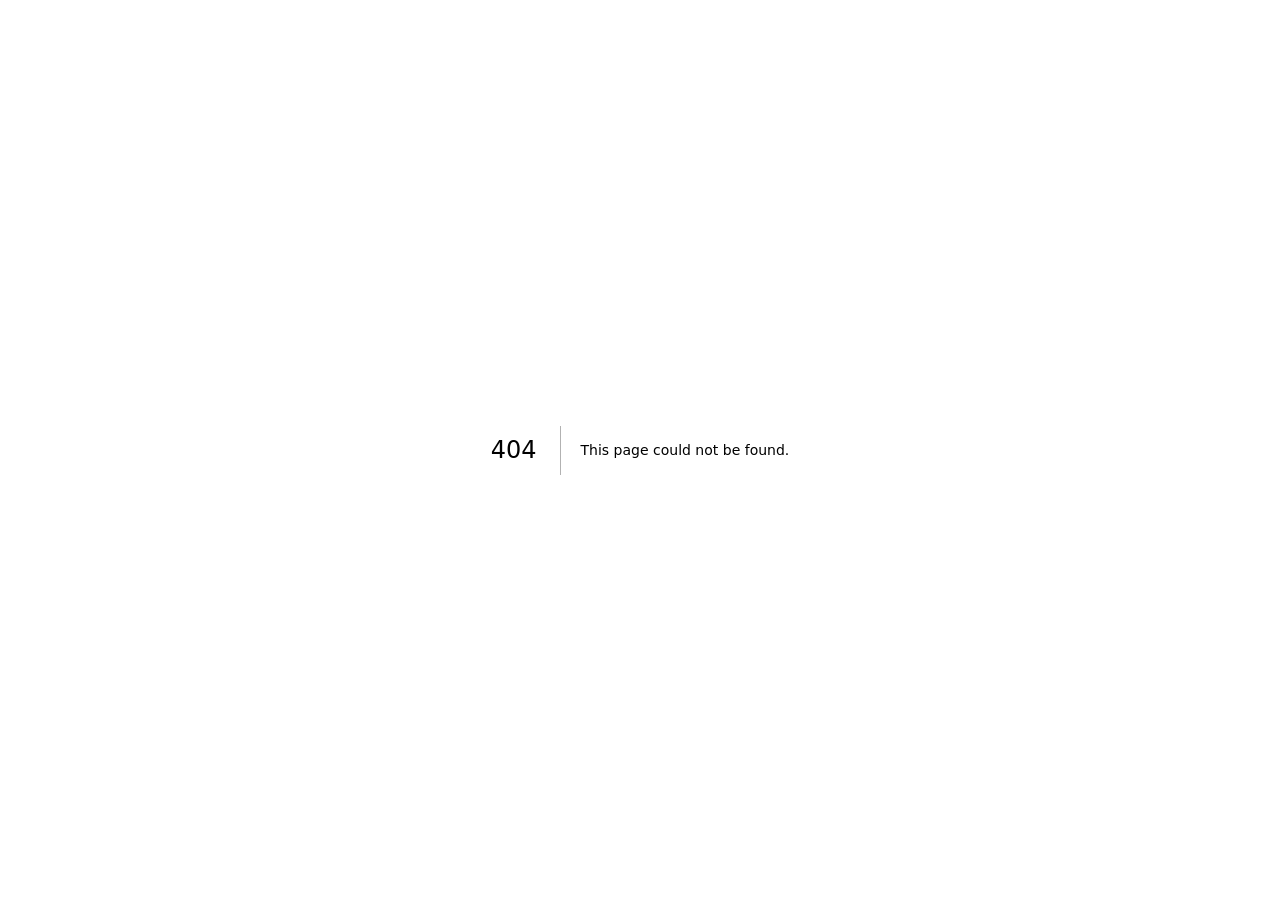
<file: 404/index.html>
<!DOCTYPE html><html lang="en" dir="ltr" data-scroll-behavior="smooth"><head><meta charSet="utf-8"/><meta name="viewport" content="width=device-width, initial-scale=1, maximum-scale=1"/><link rel="stylesheet" href="/_next/static/chunks/33yajgvoqvocm.css" data-precedence="next"/><link rel="stylesheet" href="/_next/static/chunks/2johg7mzulaso.css" data-precedence="next"/><link rel="preload" as="script" fetchPriority="low" href="/_next/static/chunks/2g49ir6_3u95x.js"/><script src="/_next/static/chunks/2-heb4zakw7ga.js" async=""></script><script src="/_next/static/chunks/18q_bidehvl9h.js" async=""></script><script src="/_next/static/chunks/112j4_ui7siok.js" async=""></script><script src="/_next/static/chunks/2brd7eyisotcl.js" async=""></script><script src="/_next/static/chunks/turbopack-3972i4ugce8jl.js" async=""></script><script src="/_next/static/chunks/24r34a-n32hqc.js" async=""></script><script src="/_next/static/chunks/43vlts6fa95uy.js" async=""></script><script src="/_next/static/chunks/3lsiycls8h2s7.js" async=""></script><script src="/_next/static/chunks/0njh_wy68exc9.js" async=""></script><script src="/_next/static/chunks/0dq4l9zjdopuz.js" async=""></script><script src="/_next/static/chunks/2k2rfcnlc3oj0.js" async=""></script><script src="/_next/static/chunks/12wa4cy99gwru.js" async=""></script><meta name="robots" content="noindex"/><meta name="next-size-adjust" content=""/><meta name="theme-color" content="white"/><meta name="theme-color" content="hsl(0 0% 12%)"/><title>404: This page could not be found.</title><title>Mohammad Moradi | Software Engineer</title><meta name="description" content="Mohammad Moradi is a software engineer with over 6 years of experience specializing in TypeScript and Rust, building high-performance web applications."/><link rel="manifest" href="/manifest.webmanifest"/><meta name="robots" content="index, follow"/><meta name="googlebot" content="index, follow, max-video-preview:-1, max-image-preview:large, max-snippet:-1"/><link rel="canonical" href="https://rsdev64.github.io/"/><meta property="og:title" content="Mohammad Moradi | Software Engineer"/><meta property="og:description" content="Mohammad Moradi is a software engineer with over 6 years of experience specializing in TypeScript and Rust, building high-performance web applications."/><meta property="og:url" content="https://rsdev64.github.io/"/><meta property="og:site_name" content="Mohammad Moradi | Software Engineer"/><meta property="og:locale" content="en"/><meta property="og:image" content="https://rsdev64.github.io/images/me.jpg"/><meta property="og:image:width" content="1024"/><meta property="og:image:height" content="1024"/><meta property="og:image:alt" content="Mohammad Moradi | Software Engineer"/><meta property="og:type" content="website"/><meta name="twitter:card" content="summary_large_image"/><meta name="twitter:title" content="Mohammad Moradi | Software Engineer"/><meta name="twitter:description" content="Mohammad Moradi is a software engineer with over 6 years of experience specializing in TypeScript and Rust, building high-performance web applications."/><meta name="twitter:image" content="https://rsdev64.github.io/images/me.jpg"/><link rel="icon" href="/favicon.ico?favicon.2ojoghhsay4k0.ico" sizes="48x48" type="image/x-icon"/><link rel="icon" href="/icon1.png?icon1.2a_h8i9j4f7ds.png" sizes="16x16" type="image/png"/><link rel="icon" href="/icon2.png?icon2.124i15350n94v.png" sizes="32x32" type="image/png"/><link rel="apple-touch-icon" href="/apple-icon.png?apple-icon.33rp9ye8hk8vn.png" sizes="180x180" type="image/png"/><script src="/_next/static/chunks/0cz1d0mv5g_q7.js" noModule=""></script></head><body class="font-sans antialiased jetbrains_mono_6104e6b7-module__s6uLTa__variable inter_fd091ad6-module__giF-bG__variable"><div hidden=""><!--$--><!--/$--></div><script>((a,b,c,d,e,f,g,h)=>{let i=document.documentElement,j=["light","dark"];function k(b){var c;(Array.isArray(a)?a:[a]).forEach(a=>{let c="class"===a,d=c&&f?e.map(a=>f[a]||a):e;c?(i.classList.remove(...d),i.classList.add(f&&f[b]?f[b]:b)):i.setAttribute(a,b)}),c=b,h&&j.includes(c)&&(i.style.colorScheme=c)}if(d)k(d);else try{let a=localStorage.getItem(b)||c,d=g&&"system"===a?window.matchMedia("(prefers-color-scheme: dark)").matches?"dark":"light":a;k(d)}catch(a){}})("class","theme","system",null,["light","dark"],null,true,true)</script><style>
:root {
  --bprogress-color: var(--color-primary);
  --bprogress-height: 3px;
  --bprogress-spinner-size: 18px;
  --bprogress-spinner-animation-duration: 400ms;
  --bprogress-spinner-border-size: 2px;
  --bprogress-box-shadow: 0 0 10px var(--color-primary), 0 0 5px var(--color-primary);
  --bprogress-z-index: 99999;
  --bprogress-spinner-top: 15px;
  --bprogress-spinner-bottom: auto;
  --bprogress-spinner-right: 15px;
  --bprogress-spinner-left: auto;
}

.bprogress {
  width: 0;
  height: 0;
  pointer-events: none;
  z-index: var(--bprogress-z-index);
}

.bprogress .bar {
  background: var(--bprogress-color);
  position: fixed;
  z-index: var(--bprogress-z-index);
  top: 0;
  left: 0;
  width: 100%;
  height: var(--bprogress-height);
}

/* Fancy blur effect */
.bprogress .peg {
  display: block;
  position: absolute;
  right: 0;
  width: 100px;
  height: 100%;
  box-shadow: var(--bprogress-box-shadow);
  opacity: 1.0;
  transform: rotate(3deg) translate(0px, -4px);
}

/* Remove these to get rid of the spinner */
.bprogress .spinner {
  display: block;
  position: fixed;
  z-index: var(--bprogress-z-index);
  top: var(--bprogress-spinner-top);
  bottom: var(--bprogress-spinner-bottom);
  right: var(--bprogress-spinner-right);
  left: var(--bprogress-spinner-left);
}

.bprogress .spinner-icon {
  width: var(--bprogress-spinner-size);
  height: var(--bprogress-spinner-size);
  box-sizing: border-box;
  border: solid var(--bprogress-spinner-border-size) transparent;
  border-top-color: var(--bprogress-color);
  border-left-color: var(--bprogress-color);
  border-radius: 50%;
  -webkit-animation: bprogress-spinner var(--bprogress-spinner-animation-duration) linear infinite;
  animation: bprogress-spinner var(--bprogress-spinner-animation-duration) linear infinite;
}

.bprogress-custom-parent {
  overflow: hidden;
  position: relative;
}

.bprogress-custom-parent .bprogress .spinner,
.bprogress-custom-parent .bprogress .bar {
  position: absolute;
}

.bprogress .indeterminate {
  position: fixed;
  top: 0;
  left: 0;
  width: 100%;
  height: var(--bprogress-height);
  overflow: hidden;
}

.bprogress .indeterminate .inc,
.bprogress .indeterminate .dec {
  position: absolute;
  top: 0;
  height: 100%;
  background-color: var(--bprogress-color);
}

.bprogress .indeterminate .inc {
  animation: bprogress-indeterminate-increase 2s infinite;
}

.bprogress .indeterminate .dec {
  animation: bprogress-indeterminate-decrease 2s 0.5s infinite;
}

@-webkit-keyframes bprogress-spinner {
  0%   { -webkit-transform: rotate(0deg); transform: rotate(0deg); }
  100% { -webkit-transform: rotate(360deg); transform: rotate(360deg); }
}

@keyframes bprogress-spinner {
  0%   { transform: rotate(0deg); }
  100% { transform: rotate(360deg); }
}

@keyframes bprogress-indeterminate-increase {
  from { left: -5%; width: 5%; }
  to { left: 130%; width: 100%; }
}

@keyframes bprogress-indeterminate-decrease {
  from { left: -80%; width: 80%; }
  to { left: 110%; width: 10%; }
}
</style><!--$!--><template data-dgst="BAILOUT_TO_CLIENT_SIDE_RENDERING"></template><!--/$--><div style="font-family:system-ui,&quot;Segoe UI&quot;,Roboto,Helvetica,Arial,sans-serif,&quot;Apple Color Emoji&quot;,&quot;Segoe UI Emoji&quot;;height:100vh;text-align:center;display:flex;flex-direction:column;align-items:center;justify-content:center"><div><style>body{color:#000;background:#fff;margin:0}.next-error-h1{border-right:1px solid rgba(0,0,0,.3)}@media (prefers-color-scheme:dark){body{color:#fff;background:#000}.next-error-h1{border-right:1px solid rgba(255,255,255,.3)}}</style><h1 class="next-error-h1" style="display:inline-block;margin:0 20px 0 0;padding:0 23px 0 0;font-size:24px;font-weight:500;vertical-align:top;line-height:49px">404</h1><div style="display:inline-block"><h2 style="font-size:14px;font-weight:400;line-height:49px;margin:0">This page could not be found.</h2></div></div></div><!--$--><!--/$--><script src="/_next/static/chunks/2g49ir6_3u95x.js" id="_R_" async=""></script><script>(self.__next_f=self.__next_f||[]).push([0])</script><script>self.__next_f.push([1,"1:\"$Sreact.fragment\"\n3:I[78382,[\"/_next/static/chunks/24r34a-n32hqc.js\",\"/_next/static/chunks/43vlts6fa95uy.js\",\"/_next/static/chunks/3lsiycls8h2s7.js\",\"/_next/static/chunks/0njh_wy68exc9.js\",\"/_next/static/chunks/0dq4l9zjdopuz.js\",\"/_next/static/chunks/2k2rfcnlc3oj0.js\",\"/_next/static/chunks/12wa4cy99gwru.js\"],\"default\"]\n4:I[21791,[\"/_next/static/chunks/24r34a-n32hqc.js\",\"/_next/static/chunks/43vlts6fa95uy.js\",\"/_next/static/chunks/3lsiycls8h2s7.js\",\"/_next/static/chunks/0njh_wy68exc9.js\",\"/_next/static/chunks/0dq4l9zjdopuz.js\",\"/_next/static/chunks/2k2rfcnlc3oj0.js\",\"/_next/static/chunks/12wa4cy99gwru.js\"],\"default\"]\n5:I[86804,[\"/_next/static/chunks/24r34a-n32hqc.js\",\"/_next/static/chunks/43vlts6fa95uy.js\",\"/_next/static/chunks/3lsiycls8h2s7.js\",\"/_next/static/chunks/0njh_wy68exc9.js\",\"/_next/static/chunks/0dq4l9zjdopuz.js\",\"/_next/static/chunks/2k2rfcnlc3oj0.js\",\"/_next/static/chunks/12wa4cy99gwru.js\"],\"OutletBoundary\"]\n6:\"$Sreact.suspense\"\n9:I[86804,[\"/_next/static/chunks/24r34a-n32hqc.js\",\"/_next/static/chunks/43vlts6fa95uy.js\",\"/_next/static/chunks/3lsiycls8h2s7.js\",\"/_next/static/chunks/0njh_wy68exc9.js\",\"/_next/static/chunks/0dq4l9zjdopuz.js\",\"/_next/static/chunks/2k2rfcnlc3oj0.js\",\"/_next/static/chunks/12wa4cy99gwru.js\"],\"ViewportBoundary\"]\nb:I[86804,[\"/_next/static/chunks/24r34a-n32hqc.js\",\"/_next/static/chunks/43vlts6fa95uy.js\",\"/_next/static/chunks/3lsiycls8h2s7.js\",\"/_next/static/chunks/0njh_wy68exc9.js\",\"/_next/static/chunks/0dq4l9zjdopuz.js\",\"/_next/static/chunks/2k2rfcnlc3oj0.js\",\"/_next/static/chunks/12wa4cy99gwru.js\"],\"MetadataBoundary\"]\nd:I[87094,[\"/_next/static/chunks/24r34a-n32hqc.js\",\"/_next/static/chunks/43vlts6fa95uy.js\",\"/_next/static/chunks/3lsiycls8h2s7.js\",\"/_next/static/chunks/0njh_wy68exc9.js\",\"/_next/static/chunks/0dq4l9zjdopuz.js\",\"/_next/static/chunks/2k2rfcnlc3oj0.js\",\"/_next/static/chunks/12wa4cy99gwru.js\"],\"default\",1]\n:HL[\"/_next/static/chunks/33yajgvoqvocm.css\",\"style\"]\n:HL[\"/_next/static/chunks/2johg7mzulaso.css\",\"style\"]\n"])</script><script>self.__next_f.push([1,"0:{\"P\":null,\"c\":[\"\",\"_not-found\",\"\"],\"q\":\"\",\"i\":false,\"f\":[[[\"\",{\"children\":[\"/_not-found\",{\"children\":[\"__PAGE__\",{}]}]},\"$undefined\",\"$undefined\",16],[[\"$\",\"$1\",\"c\",{\"children\":[[[\"$\",\"link\",\"0\",{\"rel\":\"stylesheet\",\"href\":\"/_next/static/chunks/33yajgvoqvocm.css\",\"precedence\":\"next\",\"crossOrigin\":\"$undefined\",\"nonce\":\"$undefined\"}],[\"$\",\"link\",\"1\",{\"rel\":\"stylesheet\",\"href\":\"/_next/static/chunks/2johg7mzulaso.css\",\"precedence\":\"next\",\"crossOrigin\":\"$undefined\",\"nonce\":\"$undefined\"}],[\"$\",\"script\",\"script-0\",{\"src\":\"/_next/static/chunks/24r34a-n32hqc.js\",\"async\":true,\"nonce\":\"$undefined\"}],[\"$\",\"script\",\"script-1\",{\"src\":\"/_next/static/chunks/43vlts6fa95uy.js\",\"async\":true,\"nonce\":\"$undefined\"}],[\"$\",\"script\",\"script-2\",{\"src\":\"/_next/static/chunks/3lsiycls8h2s7.js\",\"async\":true,\"nonce\":\"$undefined\"}],[\"$\",\"script\",\"script-3\",{\"src\":\"/_next/static/chunks/0njh_wy68exc9.js\",\"async\":true,\"nonce\":\"$undefined\"}],[\"$\",\"script\",\"script-4\",{\"src\":\"/_next/static/chunks/0dq4l9zjdopuz.js\",\"async\":true,\"nonce\":\"$undefined\"}],[\"$\",\"script\",\"script-5\",{\"src\":\"/_next/static/chunks/2k2rfcnlc3oj0.js\",\"async\":true,\"nonce\":\"$undefined\"}],[\"$\",\"script\",\"script-6\",{\"src\":\"/_next/static/chunks/12wa4cy99gwru.js\",\"async\":true,\"nonce\":\"$undefined\"}]],\"$L2\"]}],{\"children\":[[\"$\",\"$1\",\"c\",{\"children\":[null,[\"$\",\"$L3\",null,{\"parallelRouterKey\":\"children\",\"error\":\"$undefined\",\"errorStyles\":\"$undefined\",\"errorScripts\":\"$undefined\",\"template\":[\"$\",\"$L4\",null,{}],\"templateStyles\":\"$undefined\",\"templateScripts\":\"$undefined\",\"notFound\":\"$undefined\",\"forbidden\":\"$undefined\",\"unauthorized\":\"$undefined\"}]]}],{\"children\":[[\"$\",\"$1\",\"c\",{\"children\":[[[\"$\",\"title\",null,{\"children\":\"404: This page could not be found.\"}],[\"$\",\"div\",null,{\"style\":{\"fontFamily\":\"system-ui,\\\"Segoe UI\\\",Roboto,Helvetica,Arial,sans-serif,\\\"Apple Color Emoji\\\",\\\"Segoe UI Emoji\\\"\",\"height\":\"100vh\",\"textAlign\":\"center\",\"display\":\"flex\",\"flexDirection\":\"column\",\"alignItems\":\"center\",\"justifyContent\":\"center\"},\"children\":[\"$\",\"div\",null,{\"children\":[[\"$\",\"style\",null,{\"dangerouslySetInnerHTML\":{\"__html\":\"body{color:#000;background:#fff;margin:0}.next-error-h1{border-right:1px solid rgba(0,0,0,.3)}@media (prefers-color-scheme:dark){body{color:#fff;background:#000}.next-error-h1{border-right:1px solid rgba(255,255,255,.3)}}\"}}],[\"$\",\"h1\",null,{\"className\":\"next-error-h1\",\"style\":{\"display\":\"inline-block\",\"margin\":\"0 20px 0 0\",\"padding\":\"0 23px 0 0\",\"fontSize\":24,\"fontWeight\":500,\"verticalAlign\":\"top\",\"lineHeight\":\"49px\"},\"children\":404}],[\"$\",\"div\",null,{\"style\":{\"display\":\"inline-block\"},\"children\":[\"$\",\"h2\",null,{\"style\":{\"fontSize\":14,\"fontWeight\":400,\"lineHeight\":\"49px\",\"margin\":0},\"children\":\"This page could not be found.\"}]}]]}]}]],null,[\"$\",\"$L5\",null,{\"children\":[\"$\",\"$6\",null,{\"name\":\"Next.MetadataOutlet\",\"children\":\"$@7\"}]}]]}],{},null,false,null]},null,false,\"$@8\"]},null,false,null],[\"$\",\"$1\",\"h\",{\"children\":[[\"$\",\"meta\",null,{\"name\":\"robots\",\"content\":\"noindex\"}],[\"$\",\"$L9\",null,{\"children\":\"$La\"}],[\"$\",\"div\",null,{\"hidden\":true,\"children\":[\"$\",\"$Lb\",null,{\"children\":[\"$\",\"$6\",null,{\"name\":\"Next.Metadata\",\"children\":\"$Lc\"}]}]}],[\"$\",\"meta\",null,{\"name\":\"next-size-adjust\",\"content\":\"\"}]]}],false]],\"m\":\"$undefined\",\"G\":[\"$d\",[[\"$\",\"link\",\"0\",{\"rel\":\"stylesheet\",\"href\":\"/_next/static/chunks/33yajgvoqvocm.css\",\"precedence\":\"next\",\"crossOrigin\":\"$undefined\",\"nonce\":\"$undefined\"}],[\"$\",\"link\",\"1\",{\"rel\":\"stylesheet\",\"href\":\"/_next/static/chunks/2johg7mzulaso.css\",\"precedence\":\"next\",\"crossOrigin\":\"$undefined\",\"nonce\":\"$undefined\"}]]],\"S\":true,\"h\":null,\"s\":\"$undefined\",\"l\":\"$undefined\",\"p\":\"$undefined\",\"d\":\"$undefined\",\"b\":\"Bdv80WwszFGPZFBZOB-29\"}\n"])</script><script>self.__next_f.push([1,"e:[]\n8:\"$We\"\n"])</script><script>self.__next_f.push([1,"f:I[21049,[\"/_next/static/chunks/24r34a-n32hqc.js\",\"/_next/static/chunks/43vlts6fa95uy.js\",\"/_next/static/chunks/3lsiycls8h2s7.js\",\"/_next/static/chunks/0njh_wy68exc9.js\",\"/_next/static/chunks/0dq4l9zjdopuz.js\",\"/_next/static/chunks/2k2rfcnlc3oj0.js\",\"/_next/static/chunks/12wa4cy99gwru.js\"],\"DirectionProvider\"]\n2:[\"$\",\"html\",null,{\"lang\":\"en\",\"dir\":\"ltr\",\"data-scroll-behavior\":\"smooth\",\"suppressHydrationWarning\":true,\"children\":[\"$\",\"body\",null,{\"className\":\"font-sans antialiased jetbrains_mono_6104e6b7-module__s6uLTa__variable inter_fd091ad6-module__giF-bG__variable\",\"children\":[\"$\",\"$Lf\",null,{\"direction\":\"ltr\",\"children\":\"$L10\"}]}]}]\n"])</script><script>self.__next_f.push([1,"11:I[97231,[\"/_next/static/chunks/24r34a-n32hqc.js\",\"/_next/static/chunks/43vlts6fa95uy.js\",\"/_next/static/chunks/3lsiycls8h2s7.js\",\"/_next/static/chunks/0njh_wy68exc9.js\",\"/_next/static/chunks/0dq4l9zjdopuz.js\",\"/_next/static/chunks/2k2rfcnlc3oj0.js\",\"/_next/static/chunks/12wa4cy99gwru.js\"],\"BotContext\"]\n10:[\"$\",\"$L11\",null,{\"value\":{\"isBot\":false},\"children\":\"$L12\"}]\n"])</script><script>self.__next_f.push([1,"a:[[\"$\",\"meta\",\"0\",{\"charSet\":\"utf-8\"}],[\"$\",\"meta\",\"1\",{\"name\":\"viewport\",\"content\":\"width=device-width, initial-scale=1, maximum-scale=1\"}],[\"$\",\"meta\",\"2\",{\"name\":\"theme-color\",\"content\":\"white\"}]]\n"])</script><script>self.__next_f.push([1,"13:I[76891,[\"/_next/static/chunks/24r34a-n32hqc.js\",\"/_next/static/chunks/43vlts6fa95uy.js\",\"/_next/static/chunks/3lsiycls8h2s7.js\",\"/_next/static/chunks/0njh_wy68exc9.js\",\"/_next/static/chunks/0dq4l9zjdopuz.js\",\"/_next/static/chunks/2k2rfcnlc3oj0.js\",\"/_next/static/chunks/12wa4cy99gwru.js\"],\"default\"]\n14:I[21493,[\"/_next/static/chunks/24r34a-n32hqc.js\",\"/_next/static/chunks/43vlts6fa95uy.js\",\"/_next/static/chunks/3lsiycls8h2s7.js\",\"/_next/static/chunks/0njh_wy68exc9.js\",\"/_next/static/chunks/0dq4l9zjdopuz.js\",\"/_next/static/chunks/2k2rfcnlc3oj0.js\",\"/_next/static/chunks/12wa4cy99gwru.js\"],\"ThemeProvider\"]\n15:I[90884,[\"/_next/static/chunks/24r34a-n32hqc.js\",\"/_next/static/chunks/43vlts6fa95uy.js\",\"/_next/static/chunks/3lsiycls8h2s7.js\",\"/_next/static/chunks/0njh_wy68exc9.js\",\"/_next/static/chunks/0dq4l9zjdopuz.js\",\"/_next/static/chunks/2k2rfcnlc3oj0.js\",\"/_next/static/chunks/12wa4cy99gwru.js\"],\"default\"]\n16:I[24652,[\"/_next/static/chunks/24r34a-n32hqc.js\",\"/_next/static/chunks/43vlts6fa95uy.js\",\"/_next/static/chunks/3lsiycls8h2s7.js\",\"/_next/static/chunks/0njh_wy68exc9.js\",\"/_next/static/chunks/0dq4l9zjdopuz.js\",\"/_next/static/chunks/2k2rfcnlc3oj0.js\",\"/_next/static/chunks/12wa4cy99gwru.js\"],\"TooltipProvider\"]\n17:I[19847,[\"/_next/static/chunks/24r34a-n32hqc.js\",\"/_next/static/chunks/43vlts6fa95uy.js\",\"/_next/static/chunks/3lsiycls8h2s7.js\",\"/_next/static/chunks/0njh_wy68exc9.js\",\"/_next/static/chunks/0dq4l9zjdopuz.js\",\"/_next/static/chunks/2k2rfcnlc3oj0.js\",\"/_next/static/chunks/12wa4cy99gwru.js\"],\"ScrollManager\"]\n"])</script><script>self.__next_f.push([1,"12:[\"$\",\"$L13\",null,{\"formats\":\"$undefined\",\"locale\":\"en\",\"messages\":{\"metadata\":{\"home\":{\"title\":\"Mohammad Moradi | Software Engineer\",\"description\":\"Mohammad Moradi is a software engineer with over 6 years of experience specializing in TypeScript and Rust, building high-performance web applications.\"}},\"LocaleSwitcher\":{\"title\":\"Select language\",\"label\":\"Change language\"},\"NumberStepper\":{\"increment\":\"Increment\",\"decrement\":\"Decrement\"},\"navItems\":{\"blog\":\"Blog\"},\"AboutMeSection\":{\"name\":\"Mohammad Moradi\",\"date\":\"May 2026\",\"role\":\"Software Engineer\",\"openToWork\":\"Open to Work\",\"getInTouch\":\"Get in Touch\",\"viewBlog\":\"Read the Blog\",\"yearsExperience\":\"6+ Years Experience\",\"description\":\"\u003cprimary\u003eSoftware Engineer\u003c/primary\u003e with 6+ years of experience developing web applications. Specialized in TypeScript and Rust, building cross-platform applications, performance-critical systems, CLI tools, and libraries. Primarily working with \u003cprimary\u003eReact\u003c/primary\u003e and \u003cprimary\u003eNext.js\u003c/primary\u003e, with experience in monorepo architectures and modular development, focused on scalability, maintainability, and developer experience.\"}},\"now\":\"$undefined\",\"timeZone\":\"UTC\",\"children\":[\"$\",\"$L14\",null,{\"children\":[\"$\",\"$L15\",null,{\"children\":[\"$\",\"$L16\",null,{\"children\":[[\"$\",\"$L17\",null,{}],[\"$\",\"$L3\",null,{\"parallelRouterKey\":\"children\",\"error\":\"$undefined\",\"errorStyles\":\"$undefined\",\"errorScripts\":\"$undefined\",\"template\":[\"$\",\"$L4\",null,{}],\"templateStyles\":\"$undefined\",\"templateScripts\":\"$undefined\",\"notFound\":[[[\"$\",\"title\",null,{\"children\":\"404: This page could not be found.\"}],[\"$\",\"div\",null,{\"style\":\"$0:f:0:1:1:children:1:children:0:props:children:0:1:props:style\",\"children\":[\"$\",\"div\",null,{\"children\":[[\"$\",\"style\",null,{\"dangerouslySetInnerHTML\":{\"__html\":\"body{color:#000;background:#fff;margin:0}.next-error-h1{border-right:1px solid rgba(0,0,0,.3)}@media (prefers-color-scheme:dark){body{color:#fff;background:#000}.next-error-h1{border-right:1px solid rgba(255,255,255,.3)}}\"}}],[\"$\",\"h1\",null,{\"className\":\"next-error-h1\",\"style\":\"$0:f:0:1:1:children:1:children:0:props:children:0:1:props:children:props:children:1:props:style\",\"children\":404}],[\"$\",\"div\",null,{\"style\":\"$0:f:0:1:1:children:1:children:0:props:children:0:1:props:children:props:children:2:props:style\",\"children\":[\"$\",\"h2\",null,{\"style\":\"$0:f:0:1:1:children:1:children:0:props:children:0:1:props:children:props:children:2:props:children:props:style\",\"children\":\"This page could not be found.\"}]}]]}]}]],[]],\"forbidden\":[[[\"$\",\"title\",null,{\"children\":\"403: This page could not be accessed.\"}],[\"$\",\"div\",null,{\"style\":\"$0:f:0:1:1:children:1:children:0:props:children:0:1:props:style\",\"children\":[\"$\",\"div\",null,{\"children\":[[\"$\",\"style\",null,{\"dangerouslySetInnerHTML\":{\"__html\":\"body{color:#000;background:#fff;margin:0}.next-error-h1{border-right:1px solid rgba(0,0,0,.3)}@media (prefers-color-scheme:dark){body{color:#fff;background:#000}.next-error-h1{border-right:1px solid rgba(255,255,255,.3)}}\"}}],[\"$\",\"h1\",null,{\"className\":\"next-error-h1\",\"style\":\"$0:f:0:1:1:children:1:children:0:props:children:0:1:props:children:props:children:1:props:style\",\"children\":403}],[\"$\",\"div\",null,{\"style\":\"$0:f:0:1:1:children:1:children:0:props:children:0:1:props:children:props:children:2:props:style\",\"children\":[\"$\",\"h2\",null,{\"style\":\"$0:f:0:1:1:children:1:children:0:props:children:0:1:props:children:props:children:2:props:children:props:style\",\"children\":\"This page could not be accessed.\"}]}]]}]}]],[]],\"unauthorized\":[[[\"$\",\"title\",null,{\"children\":\"401: You're not authorized to access this page.\"}],[\"$\",\"div\",null,{\"style\":\"$0:f:0:1:1:children:1:children:0:props:children:0:1:props:style\",\"children\":[\"$\",\"div\",null,{\"children\":[[\"$\",\"style\",null,{\"dangerouslySetInnerHTML\":{\"__html\":\"body{color:#000;background:#fff;margin:0}.next-error-h1{border-right:1px solid rgba(0,0,0,.3)}@media (prefers-color-scheme:dark){body{color:#fff;background:#000}.next-error-h1{border-right:1px solid rgba(255,255,255,.3)}}\"}}],[\"$\",\"h1\",null,{\"className\":\"next-error-h1\",\"style\":\"$0:f:0:1:1:children:1:children:0:props:children:0:1:props:children:props:children:1:props:style\",\"children\":401}],[\"$\",\"div\",null,{\"style\":\"$0:f:0:1:1:children:1:children:0:props:children:0:1:props:children:props:children:2:props:style\",\"children\":[\"$\",\"h2\",null,{\"style\":\"$0:f:0:1:1:children:1:children:0:props:children:0:1:props:children:props:children:2:props:children:props:style\",\"children\":\"You're not authorized to access this page.\"}]}]]}]}]],[]]}]]}]}]}]}]\n"])</script><script>self.__next_f.push([1,"18:I[81302,[\"/_next/static/chunks/24r34a-n32hqc.js\",\"/_next/static/chunks/43vlts6fa95uy.js\",\"/_next/static/chunks/3lsiycls8h2s7.js\",\"/_next/static/chunks/0njh_wy68exc9.js\",\"/_next/static/chunks/0dq4l9zjdopuz.js\",\"/_next/static/chunks/2k2rfcnlc3oj0.js\",\"/_next/static/chunks/12wa4cy99gwru.js\"],\"IconMark\"]\n7:null\n"])</script><script>self.__next_f.push([1,"c:[[\"$\",\"title\",\"0\",{\"children\":\"Mohammad Moradi | Software Engineer\"}],[\"$\",\"meta\",\"1\",{\"name\":\"description\",\"content\":\"Mohammad Moradi is a software engineer with over 6 years of experience specializing in TypeScript and Rust, building high-performance web applications.\"}],[\"$\",\"link\",\"2\",{\"rel\":\"manifest\",\"href\":\"/manifest.webmanifest\",\"crossOrigin\":\"$undefined\"}],[\"$\",\"meta\",\"3\",{\"name\":\"robots\",\"content\":\"index, follow\"}],[\"$\",\"meta\",\"4\",{\"name\":\"googlebot\",\"content\":\"index, follow, max-video-preview:-1, max-image-preview:large, max-snippet:-1\"}],[\"$\",\"link\",\"5\",{\"rel\":\"canonical\",\"href\":\"https://rsdev64.github.io/\"}],[\"$\",\"meta\",\"6\",{\"property\":\"og:title\",\"content\":\"Mohammad Moradi | Software Engineer\"}],[\"$\",\"meta\",\"7\",{\"property\":\"og:description\",\"content\":\"Mohammad Moradi is a software engineer with over 6 years of experience specializing in TypeScript and Rust, building high-performance web applications.\"}],[\"$\",\"meta\",\"8\",{\"property\":\"og:url\",\"content\":\"https://rsdev64.github.io/\"}],[\"$\",\"meta\",\"9\",{\"property\":\"og:site_name\",\"content\":\"Mohammad Moradi | Software Engineer\"}],[\"$\",\"meta\",\"10\",{\"property\":\"og:locale\",\"content\":\"en\"}],[\"$\",\"meta\",\"11\",{\"property\":\"og:image\",\"content\":\"https://rsdev64.github.io/images/me.jpg\"}],[\"$\",\"meta\",\"12\",{\"property\":\"og:image:width\",\"content\":\"1024\"}],[\"$\",\"meta\",\"13\",{\"property\":\"og:image:height\",\"content\":\"1024\"}],[\"$\",\"meta\",\"14\",{\"property\":\"og:image:alt\",\"content\":\"Mohammad Moradi | Software Engineer\"}],[\"$\",\"meta\",\"15\",{\"property\":\"og:type\",\"content\":\"website\"}],[\"$\",\"meta\",\"16\",{\"name\":\"twitter:card\",\"content\":\"summary_large_image\"}],[\"$\",\"meta\",\"17\",{\"name\":\"twitter:title\",\"content\":\"Mohammad Moradi | Software Engineer\"}],[\"$\",\"meta\",\"18\",{\"name\":\"twitter:description\",\"content\":\"Mohammad Moradi is a software engineer with over 6 years of experience specializing in TypeScript and Rust, building high-performance web applications.\"}],[\"$\",\"meta\",\"19\",{\"name\":\"twitter:image\",\"content\":\"https://rsdev64.github.io/images/me.jpg\"}],[\"$\",\"link\",\"20\",{\"rel\":\"icon\",\"href\":\"/favicon.ico?favicon.2ojoghhsay4k0.ico\",\"sizes\":\"48x48\",\"type\":\"image/x-icon\"}],[\"$\",\"link\",\"21\",{\"rel\":\"icon\",\"href\":\"/icon1.png?icon1.2a_h8i9j4f7ds.png\",\"sizes\":\"16x16\",\"type\":\"image/png\"}],[\"$\",\"link\",\"22\",{\"rel\":\"icon\",\"href\":\"/icon2.png?icon2.124i15350n94v.png\",\"sizes\":\"32x32\",\"type\":\"image/png\"}],[\"$\",\"link\",\"23\",{\"rel\":\"apple-touch-icon\",\"href\":\"/apple-icon.png?apple-icon.33rp9ye8hk8vn.png\",\"sizes\":\"180x180\",\"type\":\"image/png\"}],[\"$\",\"$L18\",\"24\",{}]]\n"])</script></body></html>
</file>
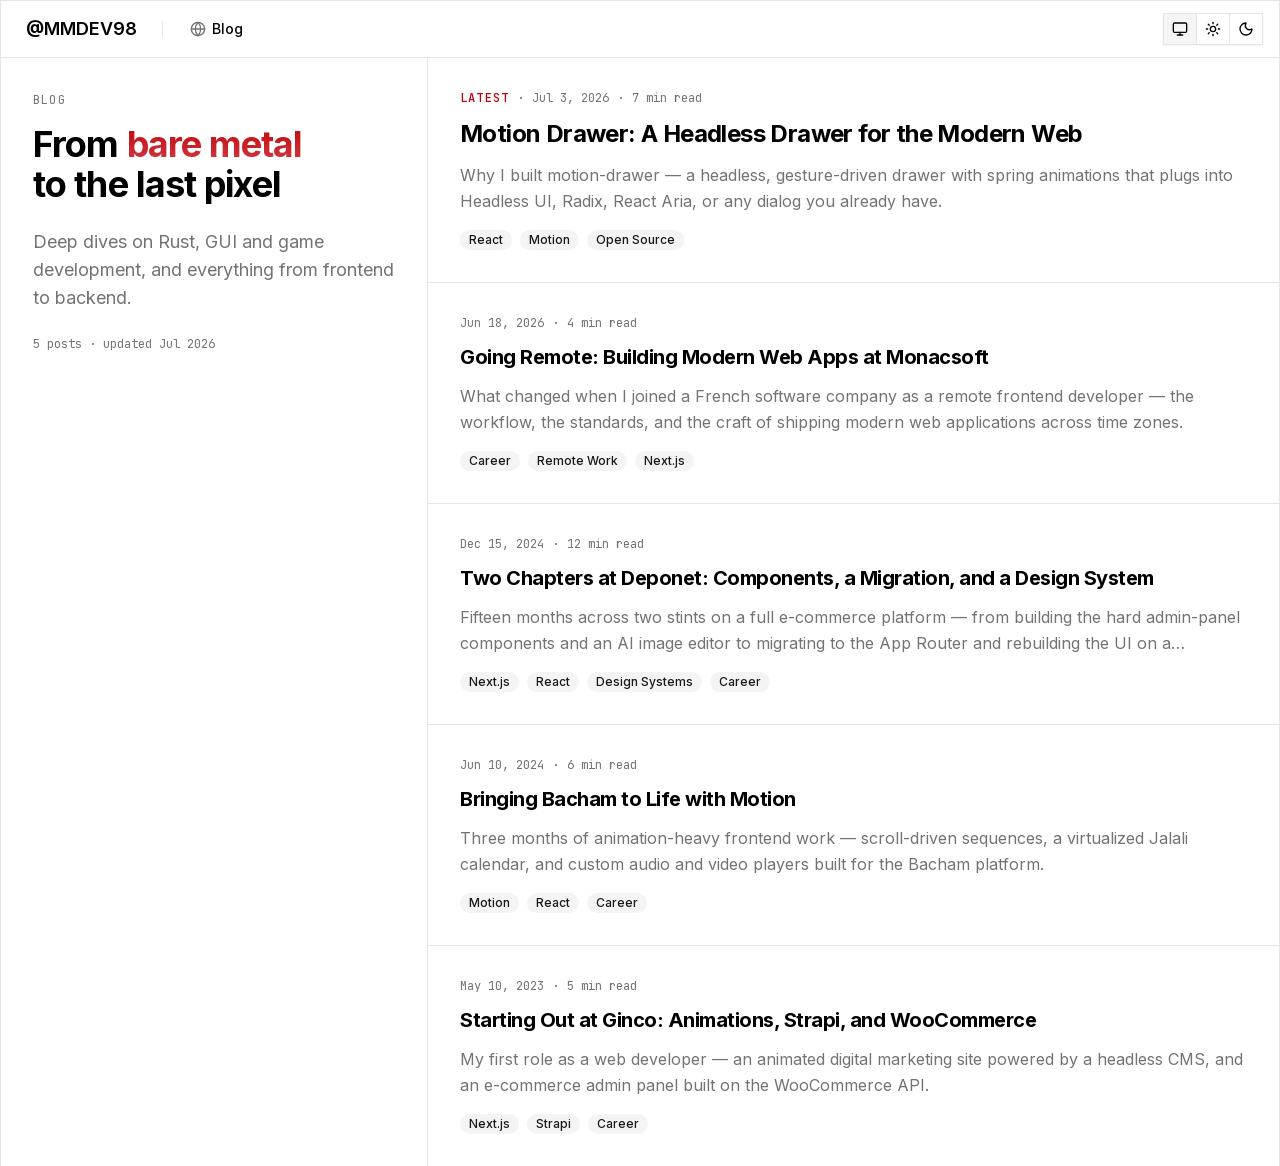
<file: blog/index.html>
<!DOCTYPE html><html lang="en" dir="ltr" data-scroll-behavior="smooth"><head><meta charSet="utf-8"/><meta name="viewport" content="width=device-width, initial-scale=1, maximum-scale=1"/><link rel="preload" href="/_next/static/media/70bc3e132a0a741e-s.p.3t6q91iet4nsy.woff2" as="font" crossorigin="" type="font/woff2"/><link rel="preload" href="/_next/static/media/83afe278b6a6bb3c-s.p.2bn3s6zvc0dyp.woff2" as="font" crossorigin="" type="font/woff2"/><link rel="preload" href="/_next/static/media/iranyekanwebblackfanum-s.p.34efqxe65znro.woff" as="font" crossorigin="" type="font/woff"/><link rel="preload" href="/_next/static/media/iranyekanwebboldfanum-s.p.2jmz1aonr2gmy.woff" as="font" crossorigin="" type="font/woff"/><link rel="preload" href="/_next/static/media/iranyekanwebextrablackfanum-s.p.3snr5pbdcvkki.woff" as="font" crossorigin="" type="font/woff"/><link rel="preload" href="/_next/static/media/iranyekanwebextraboldfanum-s.p.2f82zl4um8l-7.woff" as="font" crossorigin="" type="font/woff"/><link rel="preload" href="/_next/static/media/iranyekanweblightfanum-s.p.2ef8rv5kcn76q.woff" as="font" crossorigin="" type="font/woff"/><link rel="preload" href="/_next/static/media/iranyekanwebmediumfanum-s.p.3w5ihjn_y988w.woff" as="font" crossorigin="" type="font/woff"/><link rel="preload" href="/_next/static/media/iranyekanwebregularfanum-s.p.0-u-96ql351qt.woff" as="font" crossorigin="" type="font/woff"/><link rel="preload" href="/_next/static/media/iranyekanwebthinfanum-s.p.1mruqm31rt6rv.woff" as="font" crossorigin="" type="font/woff"/><link rel="stylesheet" href="/_next/static/chunks/33yajgvoqvocm.css" data-precedence="next"/><link rel="stylesheet" href="/_next/static/chunks/2johg7mzulaso.css" data-precedence="next"/><link rel="preload" as="script" fetchPriority="low" href="/_next/static/chunks/2g49ir6_3u95x.js"/><script src="/_next/static/chunks/2-heb4zakw7ga.js" async=""></script><script src="/_next/static/chunks/18q_bidehvl9h.js" async=""></script><script src="/_next/static/chunks/112j4_ui7siok.js" async=""></script><script src="/_next/static/chunks/2brd7eyisotcl.js" async=""></script><script src="/_next/static/chunks/turbopack-3972i4ugce8jl.js" async=""></script><script src="/_next/static/chunks/24r34a-n32hqc.js" async=""></script><script src="/_next/static/chunks/43vlts6fa95uy.js" async=""></script><script src="/_next/static/chunks/3lsiycls8h2s7.js" async=""></script><script src="/_next/static/chunks/0njh_wy68exc9.js" async=""></script><script src="/_next/static/chunks/0dq4l9zjdopuz.js" async=""></script><script src="/_next/static/chunks/2k2rfcnlc3oj0.js" async=""></script><script src="/_next/static/chunks/12wa4cy99gwru.js" async=""></script><script src="/_next/static/chunks/12m7hiluqzixx.js" async=""></script><script src="/_next/static/chunks/017b5tjnbybko.js" async=""></script><meta name="next-size-adjust" content=""/><meta name="theme-color" content="white"/><meta name="theme-color" content="hsl(0 0% 12%)"/><title>Blog | Mohammad Moradi | Software Engineer</title><meta name="description" content="Thoughts on frontend development, design systems, and the modern web."/><link rel="manifest" href="/manifest.webmanifest"/><meta name="robots" content="index, follow"/><meta name="googlebot" content="index, follow, max-video-preview:-1, max-image-preview:large, max-snippet:-1"/><link rel="canonical" href="https://rsdev64.github.io/"/><meta property="og:title" content="Mohammad Moradi | Software Engineer"/><meta property="og:description" content="Mohammad Moradi is a software engineer with over 6 years of experience specializing in TypeScript and Rust, building high-performance web applications."/><meta property="og:url" content="https://rsdev64.github.io/"/><meta property="og:site_name" content="Mohammad Moradi | Software Engineer"/><meta property="og:locale" content="en"/><meta property="og:image" content="https://rsdev64.github.io/images/me.jpg"/><meta property="og:image:width" content="1024"/><meta property="og:image:height" content="1024"/><meta property="og:image:alt" content="Mohammad Moradi | Software Engineer"/><meta property="og:type" content="website"/><meta name="twitter:card" content="summary_large_image"/><meta name="twitter:title" content="Mohammad Moradi | Software Engineer"/><meta name="twitter:description" content="Mohammad Moradi is a software engineer with over 6 years of experience specializing in TypeScript and Rust, building high-performance web applications."/><meta name="twitter:image" content="https://rsdev64.github.io/images/me.jpg"/><link rel="icon" href="/favicon.ico?favicon.2ojoghhsay4k0.ico" sizes="48x48" type="image/x-icon"/><link rel="icon" href="/icon1.png?icon1.2a_h8i9j4f7ds.png" sizes="16x16" type="image/png"/><link rel="icon" href="/icon2.png?icon2.124i15350n94v.png" sizes="32x32" type="image/png"/><link rel="apple-touch-icon" href="/apple-icon.png?apple-icon.33rp9ye8hk8vn.png" sizes="180x180" type="image/png"/><script src="/_next/static/chunks/0cz1d0mv5g_q7.js" noModule=""></script></head><body class="font-sans antialiased jetbrains_mono_6104e6b7-module__s6uLTa__variable inter_fd091ad6-module__giF-bG__variable"><div hidden=""><!--$--><!--/$--></div><script>((a,b,c,d,e,f,g,h)=>{let i=document.documentElement,j=["light","dark"];function k(b){var c;(Array.isArray(a)?a:[a]).forEach(a=>{let c="class"===a,d=c&&f?e.map(a=>f[a]||a):e;c?(i.classList.remove(...d),i.classList.add(f&&f[b]?f[b]:b)):i.setAttribute(a,b)}),c=b,h&&j.includes(c)&&(i.style.colorScheme=c)}if(d)k(d);else try{let a=localStorage.getItem(b)||c,d=g&&"system"===a?window.matchMedia("(prefers-color-scheme: dark)").matches?"dark":"light":a;k(d)}catch(a){}})("class","theme","system",null,["light","dark"],null,true,true)</script><style>
:root {
  --bprogress-color: var(--color-primary);
  --bprogress-height: 3px;
  --bprogress-spinner-size: 18px;
  --bprogress-spinner-animation-duration: 400ms;
  --bprogress-spinner-border-size: 2px;
  --bprogress-box-shadow: 0 0 10px var(--color-primary), 0 0 5px var(--color-primary);
  --bprogress-z-index: 99999;
  --bprogress-spinner-top: 15px;
  --bprogress-spinner-bottom: auto;
  --bprogress-spinner-right: 15px;
  --bprogress-spinner-left: auto;
}

.bprogress {
  width: 0;
  height: 0;
  pointer-events: none;
  z-index: var(--bprogress-z-index);
}

.bprogress .bar {
  background: var(--bprogress-color);
  position: fixed;
  z-index: var(--bprogress-z-index);
  top: 0;
  left: 0;
  width: 100%;
  height: var(--bprogress-height);
}

/* Fancy blur effect */
.bprogress .peg {
  display: block;
  position: absolute;
  right: 0;
  width: 100px;
  height: 100%;
  box-shadow: var(--bprogress-box-shadow);
  opacity: 1.0;
  transform: rotate(3deg) translate(0px, -4px);
}

/* Remove these to get rid of the spinner */
.bprogress .spinner {
  display: block;
  position: fixed;
  z-index: var(--bprogress-z-index);
  top: var(--bprogress-spinner-top);
  bottom: var(--bprogress-spinner-bottom);
  right: var(--bprogress-spinner-right);
  left: var(--bprogress-spinner-left);
}

.bprogress .spinner-icon {
  width: var(--bprogress-spinner-size);
  height: var(--bprogress-spinner-size);
  box-sizing: border-box;
  border: solid var(--bprogress-spinner-border-size) transparent;
  border-top-color: var(--bprogress-color);
  border-left-color: var(--bprogress-color);
  border-radius: 50%;
  -webkit-animation: bprogress-spinner var(--bprogress-spinner-animation-duration) linear infinite;
  animation: bprogress-spinner var(--bprogress-spinner-animation-duration) linear infinite;
}

.bprogress-custom-parent {
  overflow: hidden;
  position: relative;
}

.bprogress-custom-parent .bprogress .spinner,
.bprogress-custom-parent .bprogress .bar {
  position: absolute;
}

.bprogress .indeterminate {
  position: fixed;
  top: 0;
  left: 0;
  width: 100%;
  height: var(--bprogress-height);
  overflow: hidden;
}

.bprogress .indeterminate .inc,
.bprogress .indeterminate .dec {
  position: absolute;
  top: 0;
  height: 100%;
  background-color: var(--bprogress-color);
}

.bprogress .indeterminate .inc {
  animation: bprogress-indeterminate-increase 2s infinite;
}

.bprogress .indeterminate .dec {
  animation: bprogress-indeterminate-decrease 2s 0.5s infinite;
}

@-webkit-keyframes bprogress-spinner {
  0%   { -webkit-transform: rotate(0deg); transform: rotate(0deg); }
  100% { -webkit-transform: rotate(360deg); transform: rotate(360deg); }
}

@keyframes bprogress-spinner {
  0%   { transform: rotate(0deg); }
  100% { transform: rotate(360deg); }
}

@keyframes bprogress-indeterminate-increase {
  from { left: -5%; width: 5%; }
  to { left: 130%; width: 100%; }
}

@keyframes bprogress-indeterminate-decrease {
  from { left: -80%; width: 80%; }
  to { left: 110%; width: 10%; }
}
</style><!--$!--><template data-dgst="BAILOUT_TO_CLIENT_SIDE_RENDERING"></template><!--/$--><div><header class="border-y bg-background sticky top-0 z-2"><div class="mx-auto flex h-14 w-full max-w-7xl items-center border-x px-2 xl:px-4"><a role="button" tabindex="0" data-slot="button" class="group/button inline-flex shrink-0 items-center justify-center border border-transparent bg-clip-padding whitespace-nowrap transition-all outline-none select-none focus-visible:border-ring focus-visible:ring-3 focus-visible:ring-ring/50 active:not-aria-[haspopup]:translate-y-px disabled:pointer-events-none disabled:opacity-50 aria-invalid:border-destructive aria-invalid:ring-3 aria-invalid:ring-destructive/20 dark:aria-invalid:border-destructive/50 dark:aria-invalid:ring-destructive/40 [&amp;_svg]:pointer-events-none [&amp;_svg]:shrink-0 [&amp;_svg:not([class*=&#x27;size-&#x27;])]:size-4 cursor-pointer hover:bg-muted hover:text-foreground aria-expanded:bg-muted aria-expanded:text-foreground dark:hover:bg-muted/50 h-10 gap-1.5 has-data-[icon=inline-end]:pr-2 has-data-[icon=inline-start]:pl-2 px-2 text-lg font-semibold uppercase" href="/">@MMDEV98</a><div data-orientation="vertical" role="separator" aria-orientation="vertical" data-slot="separator" class="bg-border shrink-0 data-horizontal:h-px data-horizontal:w-full data-vertical:w-px data-vertical:self-stretch mx-4 my-auto hidden h-4 md:block"></div><nav class="hidden md:block"><ol class="flex"><ol><a role="button" tabindex="0" data-slot="button" class="group/button inline-flex shrink-0 items-center justify-center border border-transparent bg-clip-padding text-sm font-medium whitespace-nowrap transition-all outline-none select-none focus-visible:border-ring focus-visible:ring-3 focus-visible:ring-ring/50 active:not-aria-[haspopup]:translate-y-px disabled:pointer-events-none disabled:opacity-50 aria-invalid:border-destructive aria-invalid:ring-3 aria-invalid:ring-destructive/20 dark:aria-invalid:border-destructive/50 dark:aria-invalid:ring-destructive/40 [&amp;_svg]:pointer-events-none [&amp;_svg]:shrink-0 [&amp;_svg:not([class*=&#x27;size-&#x27;])]:size-4 cursor-pointer hover:bg-muted hover:text-foreground aria-expanded:bg-muted aria-expanded:text-foreground dark:hover:bg-muted/50 h-10 gap-1.5 px-2.5 has-data-[icon=inline-end]:pr-2 has-data-[icon=inline-start]:pl-2" href="/blog/"><svg xmlns="http://www.w3.org/2000/svg" width="24" height="24" viewBox="0 0 24 24" fill="none" stroke="currentColor" stroke-width="2" stroke-linecap="round" stroke-linejoin="round" class="lucide lucide-globe text-muted-foreground size-4" aria-hidden="true"><circle cx="12" cy="12" r="10"></circle><path d="M12 2a14.5 14.5 0 0 0 0 20 14.5 14.5 0 0 0 0-20"></path><path d="M2 12h20"></path></svg>Blog</a></ol></ol></nav><div class="ms-auto flex items-center md:gap-2"><div data-orientation="horizontal" role="group" data-slot="toggle-group" data-variant="outline" data-spacing="0" class="group/toggle-group w-fit flex-row items-center gap-[--spacing(var(--gap))] data-vertical:flex-col data-vertical:items-stretch data-[spacing=0]:data-[variant=outline]:shadow-xs hidden md:flex" style="--gap:0"><button type="button" aria-disabled="false" tabindex="-1" aria-pressed="false" data-slot="tooltip-trigger" data-variant="outline" data-size="sm" data-spacing="0" aria-label="System" id="base-ui-_R_6lhivalb_" data-base-ui-tooltip-trigger="" class="shrink-0 group-data-[spacing=0]/toggle-group:px-2 group-data-[spacing=0]/toggle-group:shadow-none focus:z-10 focus-visible:z-10 group-data-[spacing=0]/toggle-group:has-data-[icon=inline-end]:pe-1.5 group-data-[spacing=0]/toggle-group:has-data-[icon=inline-start]:ps-1.5 group-data-horizontal/toggle-group:data-[spacing=0]:data-[variant=outline]:border-s-0 group-data-vertical/toggle-group:data-[spacing=0]:data-[variant=outline]:border-t-0 group-data-horizontal/toggle-group:data-[spacing=0]:data-[variant=outline]:first:border-s group-data-vertical/toggle-group:data-[spacing=0]:data-[variant=outline]:first:border-t group/toggle active:not-aria-[haspopup]:translate-y-px inline-flex items-center justify-center gap-1 text-sm font-medium whitespace-nowrap transition-[color,box-shadow] outline-none hover:text-foreground focus-visible:border-ring focus-visible:ring-[3px] focus-visible:ring-ring/50 disabled:pointer-events-none disabled:opacity-50 aria-invalid:border-destructive aria-invalid:ring-destructive/20 dark:aria-invalid:ring-destructive/40 [&amp;_svg]:pointer-events-none [&amp;_svg]:shrink-0 [&amp;_svg:not([class*=&#x27;size-&#x27;])]:size-4 border border-input bg-transparent hover:bg-muted aria-pressed:bg-muted h-8 min-w-8 px-2.5 has-data-[icon=inline-end]:pe-1.5 has-data-[icon=inline-start]:ps-1.5"><svg xmlns="http://www.w3.org/2000/svg" width="24" height="24" viewBox="0 0 24 24" fill="none" stroke="currentColor" stroke-width="2" stroke-linecap="round" stroke-linejoin="round" class="lucide lucide-monitor" aria-hidden="true"><rect width="20" height="14" x="2" y="3" rx="2"></rect><line x1="8" x2="16" y1="21" y2="21"></line><line x1="12" x2="12" y1="17" y2="21"></line></svg><span class="sr-only">System</span></button><button type="button" aria-disabled="false" tabindex="-1" aria-pressed="false" data-slot="tooltip-trigger" data-variant="outline" data-size="sm" data-spacing="0" aria-label="Light" id="base-ui-_R_6phivalb_" data-base-ui-tooltip-trigger="" class="shrink-0 group-data-[spacing=0]/toggle-group:px-2 group-data-[spacing=0]/toggle-group:shadow-none focus:z-10 focus-visible:z-10 group-data-[spacing=0]/toggle-group:has-data-[icon=inline-end]:pe-1.5 group-data-[spacing=0]/toggle-group:has-data-[icon=inline-start]:ps-1.5 group-data-horizontal/toggle-group:data-[spacing=0]:data-[variant=outline]:border-s-0 group-data-vertical/toggle-group:data-[spacing=0]:data-[variant=outline]:border-t-0 group-data-horizontal/toggle-group:data-[spacing=0]:data-[variant=outline]:first:border-s group-data-vertical/toggle-group:data-[spacing=0]:data-[variant=outline]:first:border-t group/toggle active:not-aria-[haspopup]:translate-y-px inline-flex items-center justify-center gap-1 text-sm font-medium whitespace-nowrap transition-[color,box-shadow] outline-none hover:text-foreground focus-visible:border-ring focus-visible:ring-[3px] focus-visible:ring-ring/50 disabled:pointer-events-none disabled:opacity-50 aria-invalid:border-destructive aria-invalid:ring-destructive/20 dark:aria-invalid:ring-destructive/40 [&amp;_svg]:pointer-events-none [&amp;_svg]:shrink-0 [&amp;_svg:not([class*=&#x27;size-&#x27;])]:size-4 border border-input bg-transparent hover:bg-muted aria-pressed:bg-muted h-8 min-w-8 px-2.5 has-data-[icon=inline-end]:pe-1.5 has-data-[icon=inline-start]:ps-1.5"><svg xmlns="http://www.w3.org/2000/svg" width="24" height="24" viewBox="0 0 24 24" fill="none" stroke="currentColor" stroke-width="2" stroke-linecap="round" stroke-linejoin="round" class="lucide lucide-sun" aria-hidden="true"><circle cx="12" cy="12" r="4"></circle><path d="M12 2v2"></path><path d="M12 20v2"></path><path d="m4.93 4.93 1.41 1.41"></path><path d="m17.66 17.66 1.41 1.41"></path><path d="M2 12h2"></path><path d="M20 12h2"></path><path d="m6.34 17.66-1.41 1.41"></path><path d="m19.07 4.93-1.41 1.41"></path></svg><span class="sr-only">Light</span></button><button type="button" aria-disabled="false" tabindex="-1" aria-pressed="false" data-slot="tooltip-trigger" data-variant="outline" data-size="sm" data-spacing="0" aria-label="Dark" id="base-ui-_R_6thivalb_" data-base-ui-tooltip-trigger="" class="shrink-0 group-data-[spacing=0]/toggle-group:px-2 group-data-[spacing=0]/toggle-group:shadow-none focus:z-10 focus-visible:z-10 group-data-[spacing=0]/toggle-group:has-data-[icon=inline-end]:pe-1.5 group-data-[spacing=0]/toggle-group:has-data-[icon=inline-start]:ps-1.5 group-data-horizontal/toggle-group:data-[spacing=0]:data-[variant=outline]:border-s-0 group-data-vertical/toggle-group:data-[spacing=0]:data-[variant=outline]:border-t-0 group-data-horizontal/toggle-group:data-[spacing=0]:data-[variant=outline]:first:border-s group-data-vertical/toggle-group:data-[spacing=0]:data-[variant=outline]:first:border-t group/toggle active:not-aria-[haspopup]:translate-y-px inline-flex items-center justify-center gap-1 text-sm font-medium whitespace-nowrap transition-[color,box-shadow] outline-none hover:text-foreground focus-visible:border-ring focus-visible:ring-[3px] focus-visible:ring-ring/50 disabled:pointer-events-none disabled:opacity-50 aria-invalid:border-destructive aria-invalid:ring-destructive/20 dark:aria-invalid:ring-destructive/40 [&amp;_svg]:pointer-events-none [&amp;_svg]:shrink-0 [&amp;_svg:not([class*=&#x27;size-&#x27;])]:size-4 border border-input bg-transparent hover:bg-muted aria-pressed:bg-muted h-8 min-w-8 px-2.5 has-data-[icon=inline-end]:pe-1.5 has-data-[icon=inline-start]:ps-1.5"><svg xmlns="http://www.w3.org/2000/svg" width="24" height="24" viewBox="0 0 24 24" fill="none" stroke="currentColor" stroke-width="2" stroke-linecap="round" stroke-linejoin="round" class="lucide lucide-moon" aria-hidden="true"><path d="M20.985 12.486a9 9 0 1 1-9.473-9.472c.405-.022.617.46.402.803a6 6 0 0 0 8.268 8.268c.344-.215.825-.004.803.401"></path></svg><span class="sr-only">Dark</span></button></div><button class="hover:bg-muted flex h-10 w-10 items-center justify-center rounded-md focus-visible:outline-none md:hidden" aria-label="Toggle Menu"><svg viewBox="0 0 24 24" width="24" height="24" fill="none" preserveAspectRatio="none"><line x1="4" y1="6" x2="20" y2="6" stroke="currentColor" stroke-width="2" vector-effect="non-scaling-stroke" style="transform:none;transform-origin:50% 50%;transform-box:fill-box"></line><line x1="4" y1="12" x2="20" y2="12" stroke="currentColor" stroke-width="2" vector-effect="non-scaling-stroke" opacity="1"></line><line x1="4" y1="18" x2="20" y2="18" stroke="currentColor" stroke-width="2" vector-effect="non-scaling-stroke" style="transform:none;transform-origin:50% 50%;transform-box:fill-box"></line></svg></button></div></div></header><div class="relative z-1 mx-auto min-h-svh w-full max-w-7xl border-x"><div class="bg-background min-h-svh"><section class="grid grid-cols-1 lg:grid-cols-12"><div class="border-b p-6 lg:col-span-4 lg:border-b-0 lg:p-8"><div class="sticky top-23"><p class="text-muted-foreground font-mono text-xs tracking-widest uppercase">Blog</p><h1 class="mt-4 text-4xl font-bold tracking-tight text-balance">From<!-- --> <span class="from-primary to-primary/75 bg-linear-to-b bg-clip-text text-transparent">bare metal</span> <!-- -->to the last pixel</h1><p class="text-muted-foreground mt-6 text-lg">Deep dives on Rust, GUI and game development, and everything from frontend to backend.</p><p class="text-muted-foreground mt-6 font-mono text-xs">5<!-- --> posts · updated <!-- -->Jul 2026</p></div></div><ul class="divide-y border-s lg:col-span-8"><li><a class="group hover:bg-muted/40 flex flex-col gap-3 p-6 transition-colors lg:p-8 focus-visible:ring-ring/50 focus-visible:ring-4 focus-visible:outline-none focus-visible:ring-inset" href="/blog/motion-drawer/"><div class="text-muted-foreground flex flex-wrap items-center gap-2 font-mono text-xs"><span class="text-primary font-medium tracking-widest uppercase">Latest</span><span aria-hidden="true">·</span><time dateTime="2026-07-03T00:00:00.000Z">Jul 3, 2026</time><span aria-hidden="true">·</span><span>7<!-- --> min read</span></div><h2 class="flex items-start gap-1.5 font-bold tracking-tight text-balance text-2xl">Motion Drawer: A Headless Drawer for the Modern Web<svg xmlns="http://www.w3.org/2000/svg" width="24" height="24" viewBox="0 0 24 24" fill="none" stroke="currentColor" stroke-width="2" stroke-linecap="round" stroke-linejoin="round" class="lucide lucide-arrow-up-right text-muted-foreground mt-1.5 size-4 shrink-0 -translate-x-0.5 translate-y-0.5 opacity-0 transition-all group-hover:translate-x-0 group-hover:translate-y-0 group-hover:opacity-100 rtl:rotate-270" aria-hidden="true"><path d="M7 7h10v10"></path><path d="M7 17 17 7"></path></svg></h2><p class="text-muted-foreground leading-relaxed">Why I built motion-drawer — a headless, gesture-driven drawer with spring animations that plugs into Headless UI, Radix, React Aria, or any dialog you already have.</p><div class="mt-1 flex flex-wrap gap-2"><span data-slot="badge" data-variant="secondary" class="group/badge inline-flex h-5 w-fit shrink-0 items-center justify-center gap-1 overflow-hidden rounded-4xl border border-transparent px-2 py-0.5 text-xs font-medium whitespace-nowrap transition-all focus-visible:border-ring focus-visible:ring-[3px] focus-visible:ring-ring/50 has-data-[icon=inline-end]:pr-1.5 has-data-[icon=inline-start]:pl-1.5 aria-invalid:border-destructive aria-invalid:ring-destructive/20 dark:aria-invalid:ring-destructive/40 [&amp;&gt;svg]:pointer-events-none [&amp;&gt;svg]:size-3! bg-secondary text-secondary-foreground [a]:hover:bg-secondary/80">React</span><span data-slot="badge" data-variant="secondary" class="group/badge inline-flex h-5 w-fit shrink-0 items-center justify-center gap-1 overflow-hidden rounded-4xl border border-transparent px-2 py-0.5 text-xs font-medium whitespace-nowrap transition-all focus-visible:border-ring focus-visible:ring-[3px] focus-visible:ring-ring/50 has-data-[icon=inline-end]:pr-1.5 has-data-[icon=inline-start]:pl-1.5 aria-invalid:border-destructive aria-invalid:ring-destructive/20 dark:aria-invalid:ring-destructive/40 [&amp;&gt;svg]:pointer-events-none [&amp;&gt;svg]:size-3! bg-secondary text-secondary-foreground [a]:hover:bg-secondary/80">Motion</span><span data-slot="badge" data-variant="secondary" class="group/badge inline-flex h-5 w-fit shrink-0 items-center justify-center gap-1 overflow-hidden rounded-4xl border border-transparent px-2 py-0.5 text-xs font-medium whitespace-nowrap transition-all focus-visible:border-ring focus-visible:ring-[3px] focus-visible:ring-ring/50 has-data-[icon=inline-end]:pr-1.5 has-data-[icon=inline-start]:pl-1.5 aria-invalid:border-destructive aria-invalid:ring-destructive/20 dark:aria-invalid:ring-destructive/40 [&amp;&gt;svg]:pointer-events-none [&amp;&gt;svg]:size-3! bg-secondary text-secondary-foreground [a]:hover:bg-secondary/80">Open Source</span></div></a></li><li><a class="group hover:bg-muted/40 flex flex-col gap-3 p-6 transition-colors lg:p-8 focus-visible:ring-ring/50 focus-visible:ring-4 focus-visible:outline-none focus-visible:ring-inset" href="/blog/building-at-monacsoft/"><div class="text-muted-foreground flex flex-wrap items-center gap-2 font-mono text-xs"><time dateTime="2026-06-18T00:00:00.000Z">Jun 18, 2026</time><span aria-hidden="true">·</span><span>4<!-- --> min read</span></div><h2 class="flex items-start gap-1.5 font-bold tracking-tight text-balance text-xl">Going Remote: Building Modern Web Apps at Monacsoft<svg xmlns="http://www.w3.org/2000/svg" width="24" height="24" viewBox="0 0 24 24" fill="none" stroke="currentColor" stroke-width="2" stroke-linecap="round" stroke-linejoin="round" class="lucide lucide-arrow-up-right text-muted-foreground mt-1.5 size-4 shrink-0 -translate-x-0.5 translate-y-0.5 opacity-0 transition-all group-hover:translate-x-0 group-hover:translate-y-0 group-hover:opacity-100 rtl:rotate-270" aria-hidden="true"><path d="M7 7h10v10"></path><path d="M7 17 17 7"></path></svg></h2><p class="text-muted-foreground leading-relaxed line-clamp-2">What changed when I joined a French software company as a remote frontend developer — the workflow, the standards, and the craft of shipping modern web applications across time zones.</p><div class="mt-1 flex flex-wrap gap-2"><span data-slot="badge" data-variant="secondary" class="group/badge inline-flex h-5 w-fit shrink-0 items-center justify-center gap-1 overflow-hidden rounded-4xl border border-transparent px-2 py-0.5 text-xs font-medium whitespace-nowrap transition-all focus-visible:border-ring focus-visible:ring-[3px] focus-visible:ring-ring/50 has-data-[icon=inline-end]:pr-1.5 has-data-[icon=inline-start]:pl-1.5 aria-invalid:border-destructive aria-invalid:ring-destructive/20 dark:aria-invalid:ring-destructive/40 [&amp;&gt;svg]:pointer-events-none [&amp;&gt;svg]:size-3! bg-secondary text-secondary-foreground [a]:hover:bg-secondary/80">Career</span><span data-slot="badge" data-variant="secondary" class="group/badge inline-flex h-5 w-fit shrink-0 items-center justify-center gap-1 overflow-hidden rounded-4xl border border-transparent px-2 py-0.5 text-xs font-medium whitespace-nowrap transition-all focus-visible:border-ring focus-visible:ring-[3px] focus-visible:ring-ring/50 has-data-[icon=inline-end]:pr-1.5 has-data-[icon=inline-start]:pl-1.5 aria-invalid:border-destructive aria-invalid:ring-destructive/20 dark:aria-invalid:ring-destructive/40 [&amp;&gt;svg]:pointer-events-none [&amp;&gt;svg]:size-3! bg-secondary text-secondary-foreground [a]:hover:bg-secondary/80">Remote Work</span><span data-slot="badge" data-variant="secondary" class="group/badge inline-flex h-5 w-fit shrink-0 items-center justify-center gap-1 overflow-hidden rounded-4xl border border-transparent px-2 py-0.5 text-xs font-medium whitespace-nowrap transition-all focus-visible:border-ring focus-visible:ring-[3px] focus-visible:ring-ring/50 has-data-[icon=inline-end]:pr-1.5 has-data-[icon=inline-start]:pl-1.5 aria-invalid:border-destructive aria-invalid:ring-destructive/20 dark:aria-invalid:ring-destructive/40 [&amp;&gt;svg]:pointer-events-none [&amp;&gt;svg]:size-3! bg-secondary text-secondary-foreground [a]:hover:bg-secondary/80">Next.js</span></div></a></li><li><a class="group hover:bg-muted/40 flex flex-col gap-3 p-6 transition-colors lg:p-8 focus-visible:ring-ring/50 focus-visible:ring-4 focus-visible:outline-none focus-visible:ring-inset" href="/blog/two-chapters-at-deponet/"><div class="text-muted-foreground flex flex-wrap items-center gap-2 font-mono text-xs"><time dateTime="2024-12-15T00:00:00.000Z">Dec 15, 2024</time><span aria-hidden="true">·</span><span>12<!-- --> min read</span></div><h2 class="flex items-start gap-1.5 font-bold tracking-tight text-balance text-xl">Two Chapters at Deponet: Components, a Migration, and a Design System<svg xmlns="http://www.w3.org/2000/svg" width="24" height="24" viewBox="0 0 24 24" fill="none" stroke="currentColor" stroke-width="2" stroke-linecap="round" stroke-linejoin="round" class="lucide lucide-arrow-up-right text-muted-foreground mt-1.5 size-4 shrink-0 -translate-x-0.5 translate-y-0.5 opacity-0 transition-all group-hover:translate-x-0 group-hover:translate-y-0 group-hover:opacity-100 rtl:rotate-270" aria-hidden="true"><path d="M7 7h10v10"></path><path d="M7 17 17 7"></path></svg></h2><p class="text-muted-foreground leading-relaxed line-clamp-2">Fifteen months across two stints on a full e-commerce platform — from building the hard admin-panel components and an AI image editor to migrating to the App Router and rebuilding the UI on a composable design system.</p><div class="mt-1 flex flex-wrap gap-2"><span data-slot="badge" data-variant="secondary" class="group/badge inline-flex h-5 w-fit shrink-0 items-center justify-center gap-1 overflow-hidden rounded-4xl border border-transparent px-2 py-0.5 text-xs font-medium whitespace-nowrap transition-all focus-visible:border-ring focus-visible:ring-[3px] focus-visible:ring-ring/50 has-data-[icon=inline-end]:pr-1.5 has-data-[icon=inline-start]:pl-1.5 aria-invalid:border-destructive aria-invalid:ring-destructive/20 dark:aria-invalid:ring-destructive/40 [&amp;&gt;svg]:pointer-events-none [&amp;&gt;svg]:size-3! bg-secondary text-secondary-foreground [a]:hover:bg-secondary/80">Next.js</span><span data-slot="badge" data-variant="secondary" class="group/badge inline-flex h-5 w-fit shrink-0 items-center justify-center gap-1 overflow-hidden rounded-4xl border border-transparent px-2 py-0.5 text-xs font-medium whitespace-nowrap transition-all focus-visible:border-ring focus-visible:ring-[3px] focus-visible:ring-ring/50 has-data-[icon=inline-end]:pr-1.5 has-data-[icon=inline-start]:pl-1.5 aria-invalid:border-destructive aria-invalid:ring-destructive/20 dark:aria-invalid:ring-destructive/40 [&amp;&gt;svg]:pointer-events-none [&amp;&gt;svg]:size-3! bg-secondary text-secondary-foreground [a]:hover:bg-secondary/80">React</span><span data-slot="badge" data-variant="secondary" class="group/badge inline-flex h-5 w-fit shrink-0 items-center justify-center gap-1 overflow-hidden rounded-4xl border border-transparent px-2 py-0.5 text-xs font-medium whitespace-nowrap transition-all focus-visible:border-ring focus-visible:ring-[3px] focus-visible:ring-ring/50 has-data-[icon=inline-end]:pr-1.5 has-data-[icon=inline-start]:pl-1.5 aria-invalid:border-destructive aria-invalid:ring-destructive/20 dark:aria-invalid:ring-destructive/40 [&amp;&gt;svg]:pointer-events-none [&amp;&gt;svg]:size-3! bg-secondary text-secondary-foreground [a]:hover:bg-secondary/80">Design Systems</span><span data-slot="badge" data-variant="secondary" class="group/badge inline-flex h-5 w-fit shrink-0 items-center justify-center gap-1 overflow-hidden rounded-4xl border border-transparent px-2 py-0.5 text-xs font-medium whitespace-nowrap transition-all focus-visible:border-ring focus-visible:ring-[3px] focus-visible:ring-ring/50 has-data-[icon=inline-end]:pr-1.5 has-data-[icon=inline-start]:pl-1.5 aria-invalid:border-destructive aria-invalid:ring-destructive/20 dark:aria-invalid:ring-destructive/40 [&amp;&gt;svg]:pointer-events-none [&amp;&gt;svg]:size-3! bg-secondary text-secondary-foreground [a]:hover:bg-secondary/80">Career</span></div></a></li><li><a class="group hover:bg-muted/40 flex flex-col gap-3 p-6 transition-colors lg:p-8 focus-visible:ring-ring/50 focus-visible:ring-4 focus-visible:outline-none focus-visible:ring-inset" href="/blog/bringing-bacham-to-life/"><div class="text-muted-foreground flex flex-wrap items-center gap-2 font-mono text-xs"><time dateTime="2024-06-10T00:00:00.000Z">Jun 10, 2024</time><span aria-hidden="true">·</span><span>6<!-- --> min read</span></div><h2 class="flex items-start gap-1.5 font-bold tracking-tight text-balance text-xl">Bringing Bacham to Life with Motion<svg xmlns="http://www.w3.org/2000/svg" width="24" height="24" viewBox="0 0 24 24" fill="none" stroke="currentColor" stroke-width="2" stroke-linecap="round" stroke-linejoin="round" class="lucide lucide-arrow-up-right text-muted-foreground mt-1.5 size-4 shrink-0 -translate-x-0.5 translate-y-0.5 opacity-0 transition-all group-hover:translate-x-0 group-hover:translate-y-0 group-hover:opacity-100 rtl:rotate-270" aria-hidden="true"><path d="M7 7h10v10"></path><path d="M7 17 17 7"></path></svg></h2><p class="text-muted-foreground leading-relaxed line-clamp-2">Three months of animation-heavy frontend work — scroll-driven sequences, a virtualized Jalali calendar, and custom audio and video players built for the Bacham platform.</p><div class="mt-1 flex flex-wrap gap-2"><span data-slot="badge" data-variant="secondary" class="group/badge inline-flex h-5 w-fit shrink-0 items-center justify-center gap-1 overflow-hidden rounded-4xl border border-transparent px-2 py-0.5 text-xs font-medium whitespace-nowrap transition-all focus-visible:border-ring focus-visible:ring-[3px] focus-visible:ring-ring/50 has-data-[icon=inline-end]:pr-1.5 has-data-[icon=inline-start]:pl-1.5 aria-invalid:border-destructive aria-invalid:ring-destructive/20 dark:aria-invalid:ring-destructive/40 [&amp;&gt;svg]:pointer-events-none [&amp;&gt;svg]:size-3! bg-secondary text-secondary-foreground [a]:hover:bg-secondary/80">Motion</span><span data-slot="badge" data-variant="secondary" class="group/badge inline-flex h-5 w-fit shrink-0 items-center justify-center gap-1 overflow-hidden rounded-4xl border border-transparent px-2 py-0.5 text-xs font-medium whitespace-nowrap transition-all focus-visible:border-ring focus-visible:ring-[3px] focus-visible:ring-ring/50 has-data-[icon=inline-end]:pr-1.5 has-data-[icon=inline-start]:pl-1.5 aria-invalid:border-destructive aria-invalid:ring-destructive/20 dark:aria-invalid:ring-destructive/40 [&amp;&gt;svg]:pointer-events-none [&amp;&gt;svg]:size-3! bg-secondary text-secondary-foreground [a]:hover:bg-secondary/80">React</span><span data-slot="badge" data-variant="secondary" class="group/badge inline-flex h-5 w-fit shrink-0 items-center justify-center gap-1 overflow-hidden rounded-4xl border border-transparent px-2 py-0.5 text-xs font-medium whitespace-nowrap transition-all focus-visible:border-ring focus-visible:ring-[3px] focus-visible:ring-ring/50 has-data-[icon=inline-end]:pr-1.5 has-data-[icon=inline-start]:pl-1.5 aria-invalid:border-destructive aria-invalid:ring-destructive/20 dark:aria-invalid:ring-destructive/40 [&amp;&gt;svg]:pointer-events-none [&amp;&gt;svg]:size-3! bg-secondary text-secondary-foreground [a]:hover:bg-secondary/80">Career</span></div></a></li><li><a class="group hover:bg-muted/40 flex flex-col gap-3 p-6 transition-colors lg:p-8 focus-visible:ring-ring/50 focus-visible:ring-4 focus-visible:outline-none focus-visible:ring-inset" href="/blog/starting-out-at-ginco/"><div class="text-muted-foreground flex flex-wrap items-center gap-2 font-mono text-xs"><time dateTime="2023-05-10T00:00:00.000Z">May 10, 2023</time><span aria-hidden="true">·</span><span>5<!-- --> min read</span></div><h2 class="flex items-start gap-1.5 font-bold tracking-tight text-balance text-xl">Starting Out at Ginco: Animations, Strapi, and WooCommerce<svg xmlns="http://www.w3.org/2000/svg" width="24" height="24" viewBox="0 0 24 24" fill="none" stroke="currentColor" stroke-width="2" stroke-linecap="round" stroke-linejoin="round" class="lucide lucide-arrow-up-right text-muted-foreground mt-1.5 size-4 shrink-0 -translate-x-0.5 translate-y-0.5 opacity-0 transition-all group-hover:translate-x-0 group-hover:translate-y-0 group-hover:opacity-100 rtl:rotate-270" aria-hidden="true"><path d="M7 7h10v10"></path><path d="M7 17 17 7"></path></svg></h2><p class="text-muted-foreground leading-relaxed line-clamp-2">My first role as a web developer — an animated digital marketing site powered by a headless CMS, and an e-commerce admin panel built on the WooCommerce API.</p><div class="mt-1 flex flex-wrap gap-2"><span data-slot="badge" data-variant="secondary" class="group/badge inline-flex h-5 w-fit shrink-0 items-center justify-center gap-1 overflow-hidden rounded-4xl border border-transparent px-2 py-0.5 text-xs font-medium whitespace-nowrap transition-all focus-visible:border-ring focus-visible:ring-[3px] focus-visible:ring-ring/50 has-data-[icon=inline-end]:pr-1.5 has-data-[icon=inline-start]:pl-1.5 aria-invalid:border-destructive aria-invalid:ring-destructive/20 dark:aria-invalid:ring-destructive/40 [&amp;&gt;svg]:pointer-events-none [&amp;&gt;svg]:size-3! bg-secondary text-secondary-foreground [a]:hover:bg-secondary/80">Next.js</span><span data-slot="badge" data-variant="secondary" class="group/badge inline-flex h-5 w-fit shrink-0 items-center justify-center gap-1 overflow-hidden rounded-4xl border border-transparent px-2 py-0.5 text-xs font-medium whitespace-nowrap transition-all focus-visible:border-ring focus-visible:ring-[3px] focus-visible:ring-ring/50 has-data-[icon=inline-end]:pr-1.5 has-data-[icon=inline-start]:pl-1.5 aria-invalid:border-destructive aria-invalid:ring-destructive/20 dark:aria-invalid:ring-destructive/40 [&amp;&gt;svg]:pointer-events-none [&amp;&gt;svg]:size-3! bg-secondary text-secondary-foreground [a]:hover:bg-secondary/80">Strapi</span><span data-slot="badge" data-variant="secondary" class="group/badge inline-flex h-5 w-fit shrink-0 items-center justify-center gap-1 overflow-hidden rounded-4xl border border-transparent px-2 py-0.5 text-xs font-medium whitespace-nowrap transition-all focus-visible:border-ring focus-visible:ring-[3px] focus-visible:ring-ring/50 has-data-[icon=inline-end]:pr-1.5 has-data-[icon=inline-start]:pl-1.5 aria-invalid:border-destructive aria-invalid:ring-destructive/20 dark:aria-invalid:ring-destructive/40 [&amp;&gt;svg]:pointer-events-none [&amp;&gt;svg]:size-3! bg-secondary text-secondary-foreground [a]:hover:bg-secondary/80">Career</span></div></a></li></ul></section></div><!--$--><!--/$--></div><span class="bg-background fixed inset-0 inline-flex bg-size-[10px_10px] bg-fixed [--pattern-fg:var(--color-muted)] bg-[repeating-linear-gradient(315deg,var(--pattern-fg)_0,var(--pattern-fg)_1px,transparent_0,transparent_50%)] will-change-transform"></span></div><script src="/_next/static/chunks/2g49ir6_3u95x.js" id="_R_" async=""></script><script>(self.__next_f=self.__next_f||[]).push([0])</script><script>self.__next_f.push([1,"1:\"$Sreact.fragment\"\n3:I[1795,[\"/_next/static/chunks/24r34a-n32hqc.js\",\"/_next/static/chunks/43vlts6fa95uy.js\",\"/_next/static/chunks/3lsiycls8h2s7.js\",\"/_next/static/chunks/0njh_wy68exc9.js\",\"/_next/static/chunks/0dq4l9zjdopuz.js\",\"/_next/static/chunks/2k2rfcnlc3oj0.js\",\"/_next/static/chunks/12wa4cy99gwru.js\",\"/_next/static/chunks/12m7hiluqzixx.js\",\"/_next/static/chunks/017b5tjnbybko.js\"],\"MainLayout\"]\n4:I[78382,[\"/_next/static/chunks/24r34a-n32hqc.js\",\"/_next/static/chunks/43vlts6fa95uy.js\",\"/_next/static/chunks/3lsiycls8h2s7.js\",\"/_next/static/chunks/0njh_wy68exc9.js\",\"/_next/static/chunks/0dq4l9zjdopuz.js\",\"/_next/static/chunks/2k2rfcnlc3oj0.js\",\"/_next/static/chunks/12wa4cy99gwru.js\"],\"default\"]\n5:I[21791,[\"/_next/static/chunks/24r34a-n32hqc.js\",\"/_next/static/chunks/43vlts6fa95uy.js\",\"/_next/static/chunks/3lsiycls8h2s7.js\",\"/_next/static/chunks/0njh_wy68exc9.js\",\"/_next/static/chunks/0dq4l9zjdopuz.js\",\"/_next/static/chunks/2k2rfcnlc3oj0.js\",\"/_next/static/chunks/12wa4cy99gwru.js\"],\"default\"]\ne:I[87094,[\"/_next/static/chunks/24r34a-n32hqc.js\",\"/_next/static/chunks/43vlts6fa95uy.js\",\"/_next/static/chunks/3lsiycls8h2s7.js\",\"/_next/static/chunks/0njh_wy68exc9.js\",\"/_next/static/chunks/0dq4l9zjdopuz.js\",\"/_next/static/chunks/2k2rfcnlc3oj0.js\",\"/_next/static/chunks/12wa4cy99gwru.js\"],\"default\",1]\n:HL[\"/_next/static/chunks/33yajgvoqvocm.css\",\"style\"]\n:HL[\"/_next/static/chunks/2johg7mzulaso.css\",\"style\"]\n:HL[\"/_next/static/media/70bc3e132a0a741e-s.p.3t6q91iet4nsy.woff2\",\"font\",{\"crossOrigin\":\"\",\"type\":\"font/woff2\"}]\n:HL[\"/_next/static/media/83afe278b6a6bb3c-s.p.2bn3s6zvc0dyp.woff2\",\"font\",{\"crossOrigin\":\"\",\"type\":\"font/woff2\"}]\n:HL[\"/_next/static/media/iranyekanwebblackfanum-s.p.34efqxe65znro.woff\",\"font\",{\"crossOrigin\":\"\",\"type\":\"font/woff\"}]\n:HL[\"/_next/static/media/iranyekanwebboldfanum-s.p.2jmz1aonr2gmy.woff\",\"font\",{\"crossOrigin\":\"\",\"type\":\"font/woff\"}]\n:HL[\"/_next/static/media/iranyekanwebextrablackfanum-s.p.3snr5pbdcvkki.woff\",\"font\",{\"crossOrigin\":\"\",\"type\":\"font/woff\"}]\n:HL[\"/_next/static/media/iranyekanwebextraboldfanum-s.p.2f82zl4um8l-7.woff\",\"font\",{\"crossOrigin\":\"\",\"type\":\"font/woff\"}]\n:HL[\"/_next/static/media/iranyekanweblightfanum-s.p.2ef8rv5kcn76q.woff\",\"font\",{\"crossOrigin\":\"\",\"type\":\"font/woff\"}]\n:HL[\"/_next/static/media/iranyekanwebmediumfanum-s.p.3w5ihjn_y988w.woff\",\"font\",{\"crossOrigin\":\"\",\"type\":\"font/woff\"}]\n:HL[\"/_next/static/media/iranyekanwebregularfanum-s.p.0-u-96ql351qt.woff\",\"font\",{\"crossOrigin\":\"\",\"type\":\"font/woff\"}]\n:HL[\"/_next/static/media/iranyekanwebthinfanum-s.p.1mruqm31rt6rv.woff\",\"font\",{\"crossOrigin\":\"\",\"type\":\"font/woff\"}]\n"])</script><script>self.__next_f.push([1,"0:{\"P\":null,\"c\":[\"\",\"blog\",\"\"],\"q\":\"\",\"i\":false,\"f\":[[[\"\",{\"children\":[\"(main-layout)\",{\"children\":[\"blog\",{\"children\":[\"__PAGE__\",{}]}]}]},\"$undefined\",\"$undefined\",16],[[\"$\",\"$1\",\"c\",{\"children\":[[[\"$\",\"link\",\"0\",{\"rel\":\"stylesheet\",\"href\":\"/_next/static/chunks/33yajgvoqvocm.css\",\"precedence\":\"next\",\"crossOrigin\":\"$undefined\",\"nonce\":\"$undefined\"}],[\"$\",\"link\",\"1\",{\"rel\":\"stylesheet\",\"href\":\"/_next/static/chunks/2johg7mzulaso.css\",\"precedence\":\"next\",\"crossOrigin\":\"$undefined\",\"nonce\":\"$undefined\"}],[\"$\",\"script\",\"script-0\",{\"src\":\"/_next/static/chunks/24r34a-n32hqc.js\",\"async\":true,\"nonce\":\"$undefined\"}],[\"$\",\"script\",\"script-1\",{\"src\":\"/_next/static/chunks/43vlts6fa95uy.js\",\"async\":true,\"nonce\":\"$undefined\"}],[\"$\",\"script\",\"script-2\",{\"src\":\"/_next/static/chunks/3lsiycls8h2s7.js\",\"async\":true,\"nonce\":\"$undefined\"}],[\"$\",\"script\",\"script-3\",{\"src\":\"/_next/static/chunks/0njh_wy68exc9.js\",\"async\":true,\"nonce\":\"$undefined\"}],[\"$\",\"script\",\"script-4\",{\"src\":\"/_next/static/chunks/0dq4l9zjdopuz.js\",\"async\":true,\"nonce\":\"$undefined\"}],[\"$\",\"script\",\"script-5\",{\"src\":\"/_next/static/chunks/2k2rfcnlc3oj0.js\",\"async\":true,\"nonce\":\"$undefined\"}],[\"$\",\"script\",\"script-6\",{\"src\":\"/_next/static/chunks/12wa4cy99gwru.js\",\"async\":true,\"nonce\":\"$undefined\"}]],\"$L2\"]}],{\"children\":[[\"$\",\"$1\",\"c\",{\"children\":[[[\"$\",\"script\",\"script-0\",{\"src\":\"/_next/static/chunks/12m7hiluqzixx.js\",\"async\":true,\"nonce\":\"$undefined\"}],[\"$\",\"script\",\"script-1\",{\"src\":\"/_next/static/chunks/017b5tjnbybko.js\",\"async\":true,\"nonce\":\"$undefined\"}]],[\"$\",\"$L3\",null,{\"children\":[\"$\",\"$L4\",null,{\"parallelRouterKey\":\"children\",\"error\":\"$undefined\",\"errorStyles\":\"$undefined\",\"errorScripts\":\"$undefined\",\"template\":[\"$\",\"$L5\",null,{}],\"templateStyles\":\"$undefined\",\"templateScripts\":\"$undefined\",\"notFound\":[[[\"$\",\"title\",null,{\"children\":\"404: This page could not be found.\"}],[\"$\",\"div\",null,{\"style\":{\"fontFamily\":\"system-ui,\\\"Segoe UI\\\",Roboto,Helvetica,Arial,sans-serif,\\\"Apple Color Emoji\\\",\\\"Segoe UI Emoji\\\"\",\"height\":\"100vh\",\"textAlign\":\"center\",\"display\":\"flex\",\"flexDirection\":\"column\",\"alignItems\":\"center\",\"justifyContent\":\"center\"},\"children\":[\"$\",\"div\",null,{\"children\":[[\"$\",\"style\",null,{\"dangerouslySetInnerHTML\":{\"__html\":\"body{color:#000;background:#fff;margin:0}.next-error-h1{border-right:1px solid rgba(0,0,0,.3)}@media (prefers-color-scheme:dark){body{color:#fff;background:#000}.next-error-h1{border-right:1px solid rgba(255,255,255,.3)}}\"}}],[\"$\",\"h1\",null,{\"className\":\"next-error-h1\",\"style\":{\"display\":\"inline-block\",\"margin\":\"0 20px 0 0\",\"padding\":\"0 23px 0 0\",\"fontSize\":24,\"fontWeight\":500,\"verticalAlign\":\"top\",\"lineHeight\":\"49px\"},\"children\":404}],[\"$\",\"div\",null,{\"style\":{\"display\":\"inline-block\"},\"children\":[\"$\",\"h2\",null,{\"style\":{\"fontSize\":14,\"fontWeight\":400,\"lineHeight\":\"49px\",\"margin\":0},\"children\":\"This page could not be found.\"}]}]]}]}]],[]],\"forbidden\":[[[\"$\",\"title\",null,{\"children\":\"403: This page could not be accessed.\"}],[\"$\",\"div\",null,{\"style\":\"$0:f:0:1:1:children:0:props:children:1:props:children:props:notFound:0:1:props:style\",\"children\":[\"$\",\"div\",null,{\"children\":[[\"$\",\"style\",null,{\"dangerouslySetInnerHTML\":{\"__html\":\"body{color:#000;background:#fff;margin:0}.next-error-h1{border-right:1px solid rgba(0,0,0,.3)}@media (prefers-color-scheme:dark){body{color:#fff;background:#000}.next-error-h1{border-right:1px solid rgba(255,255,255,.3)}}\"}}],[\"$\",\"h1\",null,{\"className\":\"next-error-h1\",\"style\":\"$0:f:0:1:1:children:0:props:children:1:props:children:props:notFound:0:1:props:children:props:children:1:props:style\",\"children\":403}],[\"$\",\"div\",null,{\"style\":\"$0:f:0:1:1:children:0:props:children:1:props:children:props:notFound:0:1:props:children:props:children:2:props:style\",\"children\":[\"$\",\"h2\",null,{\"style\":\"$0:f:0:1:1:children:0:props:children:1:props:children:props:notFound:0:1:props:children:props:children:2:props:children:props:style\",\"children\":\"This page could not be accessed.\"}]}]]}]}]],[]],\"unauthorized\":[[[\"$\",\"title\",null,{\"children\":\"401: You're not authorized to access this page.\"}],[\"$\",\"div\",null,{\"style\":\"$0:f:0:1:1:children:0:props:children:1:props:children:props:notFound:0:1:props:style\",\"children\":[\"$\",\"div\",null,{\"children\":[[\"$\",\"style\",null,{\"dangerouslySetInnerHTML\":{\"__html\":\"body{color:#000;background:#fff;margin:0}.next-error-h1{border-right:1px solid rgba(0,0,0,.3)}@media (prefers-color-scheme:dark){body{color:#fff;background:#000}.next-error-h1{border-right:1px solid rgba(255,255,255,.3)}}\"}}],[\"$\",\"h1\",null,{\"className\":\"next-error-h1\",\"style\":\"$0:f:0:1:1:children:0:props:children:1:props:children:props:notFound:0:1:props:children:props:children:1:props:style\",\"children\":401}],[\"$\",\"div\",null,{\"style\":\"$0:f:0:1:1:children:0:props:children:1:props:children:props:notFound:0:1:props:children:props:children:2:props:style\",\"children\":[\"$\",\"h2\",null,{\"style\":\"$0:f:0:1:1:children:0:props:children:1:props:children:props:notFound:0:1:props:children:props:children:2:props:children:props:style\",\"children\":\"You're not authorized to access this page.\"}]}]]}]}]],[]]}]}]]}],{\"children\":[[\"$\",\"$1\",\"c\",{\"children\":[null,[\"$\",\"$L4\",null,{\"parallelRouterKey\":\"children\",\"error\":\"$undefined\",\"errorStyles\":\"$undefined\",\"errorScripts\":\"$undefined\",\"template\":[\"$\",\"$L5\",null,{}],\"templateStyles\":\"$undefined\",\"templateScripts\":\"$undefined\",\"notFound\":\"$undefined\",\"forbidden\":\"$undefined\",\"unauthorized\":\"$undefined\"}]]}],{\"children\":[[\"$\",\"$1\",\"c\",{\"children\":[[\"$\",\"div\",null,{\"className\":\"bg-background min-h-svh\",\"children\":[\"$\",\"section\",null,{\"className\":\"grid grid-cols-1 lg:grid-cols-12\",\"children\":[[\"$\",\"div\",null,{\"className\":\"border-b p-6 lg:col-span-4 lg:border-b-0 lg:p-8\",\"children\":[\"$\",\"div\",null,{\"className\":\"sticky top-23\",\"children\":[\"$L6\",\"$L7\",\"$L8\",\"$L9\"]}]}],\"$La\"]}]}],null,\"$Lb\"]}],{},null,false,null]},null,false,\"$@c\"]},null,false,null]},null,false,null],\"$Ld\",false]],\"m\":\"$undefined\",\"G\":[\"$e\",[\"$Lf\",\"$L10\"]],\"S\":true,\"h\":null,\"s\":\"$undefined\",\"l\":\"$undefined\",\"p\":\"$undefined\",\"d\":\"$undefined\",\"b\":\"Bdv80WwszFGPZFBZOB-29\"}\n"])</script><script>self.__next_f.push([1,"11:I[64406,[\"/_next/static/chunks/24r34a-n32hqc.js\",\"/_next/static/chunks/43vlts6fa95uy.js\",\"/_next/static/chunks/3lsiycls8h2s7.js\",\"/_next/static/chunks/0njh_wy68exc9.js\",\"/_next/static/chunks/0dq4l9zjdopuz.js\",\"/_next/static/chunks/2k2rfcnlc3oj0.js\",\"/_next/static/chunks/12wa4cy99gwru.js\",\"/_next/static/chunks/12m7hiluqzixx.js\",\"/_next/static/chunks/017b5tjnbybko.js\"],\"\"]\n12:I[21769,[\"/_next/static/chunks/24r34a-n32hqc.js\",\"/_next/static/chunks/43vlts6fa95uy.js\",\"/_next/static/chunks/3lsiycls8h2s7.js\",\"/_next/static/chunks/0njh_wy68exc9.js\",\"/_next/static/chunks/0dq4l9zjdopuz.js\",\"/_next/static/chunks/2k2rfcnlc3oj0.js\",\"/_next/static/chunks/12wa4cy99gwru.js\",\"/_next/static/chunks/12m7hiluqzixx.js\",\"/_next/static/chunks/017b5tjnbybko.js\"],\"default\"]\n17:I[86804,[\"/_next/static/chunks/24r34a-n32hqc.js\",\"/_next/static/chunks/43vlts6fa95uy.js\",\"/_next/static/chunks/3lsiycls8h2s7.js\",\"/_next/static/chunks/0njh_wy68exc9.js\",\"/_next/static/chunks/0dq4l9zjdopuz.js\",\"/_next/static/chunks/2k2rfcnlc3oj0.js\",\"/_next/static/chunks/12wa4cy99gwru.js\"],\"OutletBoundary\"]\n18:\"$Sreact.suspense\"\n1b:I[86804,[\"/_next/static/chunks/24r34a-n32hqc.js\",\"/_next/static/chunks/43vlts6fa95uy.js\",\"/_next/static/chunks/3lsiycls8h2s7.js\",\"/_next/static/chunks/0njh_wy68exc9.js\",\"/_next/static/chunks/0dq4l9zjdopuz.js\",\"/_next/static/chunks/2k2rfcnlc3oj0.js\",\"/_next/static/chunks/12wa4cy99gwru.js\"],\"ViewportBoundary\"]\n1d:I[86804,[\"/_next/static/chunks/24r34a-n32hqc.js\",\"/_next/static/chunks/43vlts6fa95uy.js\",\"/_next/static/chunks/3lsiycls8h2s7.js\",\"/_next/static/chunks/0njh_wy68exc9.js\",\"/_next/static/chunks/0dq4l9zjdopuz.js\",\"/_next/static/chunks/2k2rfcnlc3oj0.js\",\"/_next/static/chunks/12wa4cy99gwru.js\"],\"MetadataBoundary\"]\n6:[\"$\",\"p\",null,{\"className\":\"text-muted-foreground font-mono text-xs tracking-widest uppercase\",\"children\":\"Blog\"}]\n7:[\"$\",\"h1\",null,{\"className\":\"mt-4 text-4xl font-bold tracking-tight text-balance\",\"children\":[\"From\",\" \",[\"$\",\"span\",null,{\"className\":\"from-primary to-primary/75 bg-linear-to-b bg-clip-text text-transparent\",\"children\":\"bare metal\"}],\" \",\"to the last pixel\"]}]\n8:[\"$\",\"p\",null,{\"className\":\"text-muted-foreground mt-6 text-lg\",\"children\":\"Deep dives on Rust, GUI and game development, and everything from frontend to backend.\"}]\n9:[\"$\",\"p\",null,{\"className\":\"text-muted-foreground mt-6 font-mono text-xs\",\"children\":[5,\" posts · updated \",\"Jul 2026\"]}]\n"])</script><script>self.__next_f.push([1,"a:[\"$\",\"ul\",null,{\"className\":\"divide-y border-s lg:col-span-8\",\"children\":[[\"$\",\"li\",\"motion-drawer\",{\"children\":[\"$\",\"$L11\",null,{\"href\":\"/blog/motion-drawer\",\"className\":\"group hover:bg-muted/40 flex flex-col gap-3 p-6 transition-colors lg:p-8 focus-visible:ring-ring/50 focus-visible:ring-4 focus-visible:outline-none focus-visible:ring-inset\",\"children\":[[\"$\",\"div\",null,{\"className\":\"text-muted-foreground flex flex-wrap items-center gap-2 font-mono text-xs\",\"children\":[[[\"$\",\"span\",null,{\"className\":\"text-primary font-medium tracking-widest uppercase\",\"children\":\"Latest\"}],[\"$\",\"span\",null,{\"aria-hidden\":true,\"children\":\"·\"}]],[\"$\",\"time\",null,{\"dateTime\":\"2026-07-03T00:00:00.000Z\",\"children\":\"Jul 3, 2026\"}],[\"$\",\"span\",null,{\"aria-hidden\":true,\"children\":\"·\"}],[\"$\",\"span\",null,{\"children\":[7,\" min read\"]}]]}],[\"$\",\"h2\",null,{\"className\":\"flex items-start gap-1.5 font-bold tracking-tight text-balance text-2xl\",\"children\":[\"Motion Drawer: A Headless Drawer for the Modern Web\",[\"$\",\"$L12\",null,{\"ref\":\"$undefined\",\"iconNode\":[[\"path\",{\"d\":\"M7 7h10v10\",\"key\":\"1tivn9\"}],[\"path\",{\"d\":\"M7 17 17 7\",\"key\":\"1vkiza\"}]],\"className\":\"lucide-arrow-up-right text-muted-foreground mt-1.5 size-4 shrink-0 -translate-x-0.5 translate-y-0.5 opacity-0 transition-all group-hover:translate-x-0 group-hover:translate-y-0 group-hover:opacity-100 rtl:rotate-270\"}]]}],[\"$\",\"p\",null,{\"className\":\"text-muted-foreground leading-relaxed\",\"children\":\"Why I built motion-drawer — a headless, gesture-driven drawer with spring animations that plugs into Headless UI, Radix, React Aria, or any dialog you already have.\"}],[\"$\",\"div\",null,{\"className\":\"mt-1 flex flex-wrap gap-2\",\"children\":[[\"$\",\"span\",\"React\",{\"data-slot\":\"badge\",\"data-variant\":\"secondary\",\"className\":\"group/badge inline-flex h-5 w-fit shrink-0 items-center justify-center gap-1 overflow-hidden rounded-4xl border border-transparent px-2 py-0.5 text-xs font-medium whitespace-nowrap transition-all focus-visible:border-ring focus-visible:ring-[3px] focus-visible:ring-ring/50 has-data-[icon=inline-end]:pr-1.5 has-data-[icon=inline-start]:pl-1.5 aria-invalid:border-destructive aria-invalid:ring-destructive/20 dark:aria-invalid:ring-destructive/40 [\u0026\u003esvg]:pointer-events-none [\u0026\u003esvg]:size-3! bg-secondary text-secondary-foreground [a]:hover:bg-secondary/80\",\"children\":\"React\"}],[\"$\",\"span\",\"Motion\",{\"data-slot\":\"badge\",\"data-variant\":\"secondary\",\"className\":\"group/badge inline-flex h-5 w-fit shrink-0 items-center justify-center gap-1 overflow-hidden rounded-4xl border border-transparent px-2 py-0.5 text-xs font-medium whitespace-nowrap transition-all focus-visible:border-ring focus-visible:ring-[3px] focus-visible:ring-ring/50 has-data-[icon=inline-end]:pr-1.5 has-data-[icon=inline-start]:pl-1.5 aria-invalid:border-destructive aria-invalid:ring-destructive/20 dark:aria-invalid:ring-destructive/40 [\u0026\u003esvg]:pointer-events-none [\u0026\u003esvg]:size-3! bg-secondary text-secondary-foreground [a]:hover:bg-secondary/80\",\"children\":\"Motion\"}],[\"$\",\"span\",\"Open Source\",{\"data-slot\":\"badge\",\"data-variant\":\"secondary\",\"className\":\"group/badge inline-flex h-5 w-fit shrink-0 items-center justify-center gap-1 overflow-hidden rounded-4xl border border-transparent px-2 py-0.5 text-xs font-medium whitespace-nowrap transition-all focus-visible:border-ring focus-visible:ring-[3px] focus-visible:ring-ring/50 has-data-[icon=inline-end]:pr-1.5 has-data-[icon=inline-start]:pl-1.5 aria-invalid:border-destructive aria-invalid:ring-destructive/20 dark:aria-invalid:ring-destructive/40 [\u0026\u003esvg]:pointer-events-none [\u0026\u003esvg]:size-3! bg-secondary text-secondary-foreground [a]:hover:bg-secondary/80\",\"children\":\"Open Source\"}]]}]]}]}],\"$L13\",\"$L14\",\"$L15\",\"$L16\"]}]\n"])</script><script>self.__next_f.push([1,"b:[\"$\",\"$L17\",null,{\"children\":[\"$\",\"$18\",null,{\"name\":\"Next.MetadataOutlet\",\"children\":\"$@19\"}]}]\n1a:[]\nc:\"$W1a\"\nd:[\"$\",\"$1\",\"h\",{\"children\":[null,[\"$\",\"$L1b\",null,{\"children\":\"$L1c\"}],[\"$\",\"div\",null,{\"hidden\":true,\"children\":[\"$\",\"$L1d\",null,{\"children\":[\"$\",\"$18\",null,{\"name\":\"Next.Metadata\",\"children\":\"$L1e\"}]}]}],[\"$\",\"meta\",null,{\"name\":\"next-size-adjust\",\"content\":\"\"}]]}]\nf:[\"$\",\"link\",\"0\",{\"rel\":\"stylesheet\",\"href\":\"/_next/static/chunks/33yajgvoqvocm.css\",\"precedence\":\"next\",\"crossOrigin\":\"$undefined\",\"nonce\":\"$undefined\"}]\n10:[\"$\",\"link\",\"1\",{\"rel\":\"stylesheet\",\"href\":\"/_next/static/chunks/2johg7mzulaso.css\",\"precedence\":\"next\",\"crossOrigin\":\"$undefined\",\"nonce\":\"$undefined\"}]\n"])</script><script>self.__next_f.push([1,"13:[\"$\",\"li\",\"building-at-monacsoft\",{\"children\":[\"$\",\"$L11\",null,{\"href\":\"/blog/building-at-monacsoft\",\"className\":\"group hover:bg-muted/40 flex flex-col gap-3 p-6 transition-colors lg:p-8 focus-visible:ring-ring/50 focus-visible:ring-4 focus-visible:outline-none focus-visible:ring-inset\",\"children\":[[\"$\",\"div\",null,{\"className\":\"text-muted-foreground flex flex-wrap items-center gap-2 font-mono text-xs\",\"children\":[false,[\"$\",\"time\",null,{\"dateTime\":\"2026-06-18T00:00:00.000Z\",\"children\":\"Jun 18, 2026\"}],[\"$\",\"span\",null,{\"aria-hidden\":true,\"children\":\"·\"}],[\"$\",\"span\",null,{\"children\":[4,\" min read\"]}]]}],[\"$\",\"h2\",null,{\"className\":\"flex items-start gap-1.5 font-bold tracking-tight text-balance text-xl\",\"children\":[\"Going Remote: Building Modern Web Apps at Monacsoft\",[\"$\",\"$L12\",null,{\"ref\":\"$undefined\",\"iconNode\":\"$a:props:children:0:props:children:props:children:1:props:children:1:props:iconNode\",\"className\":\"lucide-arrow-up-right text-muted-foreground mt-1.5 size-4 shrink-0 -translate-x-0.5 translate-y-0.5 opacity-0 transition-all group-hover:translate-x-0 group-hover:translate-y-0 group-hover:opacity-100 rtl:rotate-270\"}]]}],[\"$\",\"p\",null,{\"className\":\"text-muted-foreground leading-relaxed line-clamp-2\",\"children\":\"What changed when I joined a French software company as a remote frontend developer — the workflow, the standards, and the craft of shipping modern web applications across time zones.\"}],[\"$\",\"div\",null,{\"className\":\"mt-1 flex flex-wrap gap-2\",\"children\":[[\"$\",\"span\",\"Career\",{\"data-slot\":\"badge\",\"data-variant\":\"secondary\",\"className\":\"group/badge inline-flex h-5 w-fit shrink-0 items-center justify-center gap-1 overflow-hidden rounded-4xl border border-transparent px-2 py-0.5 text-xs font-medium whitespace-nowrap transition-all focus-visible:border-ring focus-visible:ring-[3px] focus-visible:ring-ring/50 has-data-[icon=inline-end]:pr-1.5 has-data-[icon=inline-start]:pl-1.5 aria-invalid:border-destructive aria-invalid:ring-destructive/20 dark:aria-invalid:ring-destructive/40 [\u0026\u003esvg]:pointer-events-none [\u0026\u003esvg]:size-3! bg-secondary text-secondary-foreground [a]:hover:bg-secondary/80\",\"children\":\"Career\"}],[\"$\",\"span\",\"Remote Work\",{\"data-slot\":\"badge\",\"data-variant\":\"secondary\",\"className\":\"group/badge inline-flex h-5 w-fit shrink-0 items-center justify-center gap-1 overflow-hidden rounded-4xl border border-transparent px-2 py-0.5 text-xs font-medium whitespace-nowrap transition-all focus-visible:border-ring focus-visible:ring-[3px] focus-visible:ring-ring/50 has-data-[icon=inline-end]:pr-1.5 has-data-[icon=inline-start]:pl-1.5 aria-invalid:border-destructive aria-invalid:ring-destructive/20 dark:aria-invalid:ring-destructive/40 [\u0026\u003esvg]:pointer-events-none [\u0026\u003esvg]:size-3! bg-secondary text-secondary-foreground [a]:hover:bg-secondary/80\",\"children\":\"Remote Work\"}],[\"$\",\"span\",\"Next.js\",{\"data-slot\":\"badge\",\"data-variant\":\"secondary\",\"className\":\"group/badge inline-flex h-5 w-fit shrink-0 items-center justify-center gap-1 overflow-hidden rounded-4xl border border-transparent px-2 py-0.5 text-xs font-medium whitespace-nowrap transition-all focus-visible:border-ring focus-visible:ring-[3px] focus-visible:ring-ring/50 has-data-[icon=inline-end]:pr-1.5 has-data-[icon=inline-start]:pl-1.5 aria-invalid:border-destructive aria-invalid:ring-destructive/20 dark:aria-invalid:ring-destructive/40 [\u0026\u003esvg]:pointer-events-none [\u0026\u003esvg]:size-3! bg-secondary text-secondary-foreground [a]:hover:bg-secondary/80\",\"children\":\"Next.js\"}]]}]]}]}]\n"])</script><script>self.__next_f.push([1,"14:[\"$\",\"li\",\"two-chapters-at-deponet\",{\"children\":[\"$\",\"$L11\",null,{\"href\":\"/blog/two-chapters-at-deponet\",\"className\":\"group hover:bg-muted/40 flex flex-col gap-3 p-6 transition-colors lg:p-8 focus-visible:ring-ring/50 focus-visible:ring-4 focus-visible:outline-none focus-visible:ring-inset\",\"children\":[[\"$\",\"div\",null,{\"className\":\"text-muted-foreground flex flex-wrap items-center gap-2 font-mono text-xs\",\"children\":[false,[\"$\",\"time\",null,{\"dateTime\":\"2024-12-15T00:00:00.000Z\",\"children\":\"Dec 15, 2024\"}],[\"$\",\"span\",null,{\"aria-hidden\":true,\"children\":\"·\"}],[\"$\",\"span\",null,{\"children\":[12,\" min read\"]}]]}],[\"$\",\"h2\",null,{\"className\":\"flex items-start gap-1.5 font-bold tracking-tight text-balance text-xl\",\"children\":[\"Two Chapters at Deponet: Components, a Migration, and a Design System\",[\"$\",\"$L12\",null,{\"ref\":\"$undefined\",\"iconNode\":\"$a:props:children:0:props:children:props:children:1:props:children:1:props:iconNode\",\"className\":\"lucide-arrow-up-right text-muted-foreground mt-1.5 size-4 shrink-0 -translate-x-0.5 translate-y-0.5 opacity-0 transition-all group-hover:translate-x-0 group-hover:translate-y-0 group-hover:opacity-100 rtl:rotate-270\"}]]}],[\"$\",\"p\",null,{\"className\":\"text-muted-foreground leading-relaxed line-clamp-2\",\"children\":\"Fifteen months across two stints on a full e-commerce platform — from building the hard admin-panel components and an AI image editor to migrating to the App Router and rebuilding the UI on a composable design system.\"}],[\"$\",\"div\",null,{\"className\":\"mt-1 flex flex-wrap gap-2\",\"children\":[[\"$\",\"span\",\"Next.js\",{\"data-slot\":\"badge\",\"data-variant\":\"secondary\",\"className\":\"group/badge inline-flex h-5 w-fit shrink-0 items-center justify-center gap-1 overflow-hidden rounded-4xl border border-transparent px-2 py-0.5 text-xs font-medium whitespace-nowrap transition-all focus-visible:border-ring focus-visible:ring-[3px] focus-visible:ring-ring/50 has-data-[icon=inline-end]:pr-1.5 has-data-[icon=inline-start]:pl-1.5 aria-invalid:border-destructive aria-invalid:ring-destructive/20 dark:aria-invalid:ring-destructive/40 [\u0026\u003esvg]:pointer-events-none [\u0026\u003esvg]:size-3! bg-secondary text-secondary-foreground [a]:hover:bg-secondary/80\",\"children\":\"Next.js\"}],[\"$\",\"span\",\"React\",{\"data-slot\":\"badge\",\"data-variant\":\"secondary\",\"className\":\"group/badge inline-flex h-5 w-fit shrink-0 items-center justify-center gap-1 overflow-hidden rounded-4xl border border-transparent px-2 py-0.5 text-xs font-medium whitespace-nowrap transition-all focus-visible:border-ring focus-visible:ring-[3px] focus-visible:ring-ring/50 has-data-[icon=inline-end]:pr-1.5 has-data-[icon=inline-start]:pl-1.5 aria-invalid:border-destructive aria-invalid:ring-destructive/20 dark:aria-invalid:ring-destructive/40 [\u0026\u003esvg]:pointer-events-none [\u0026\u003esvg]:size-3! bg-secondary text-secondary-foreground [a]:hover:bg-secondary/80\",\"children\":\"React\"}],[\"$\",\"span\",\"Design Systems\",{\"data-slot\":\"badge\",\"data-variant\":\"secondary\",\"className\":\"group/badge inline-flex h-5 w-fit shrink-0 items-center justify-center gap-1 overflow-hidden rounded-4xl border border-transparent px-2 py-0.5 text-xs font-medium whitespace-nowrap transition-all focus-visible:border-ring focus-visible:ring-[3px] focus-visible:ring-ring/50 has-data-[icon=inline-end]:pr-1.5 has-data-[icon=inline-start]:pl-1.5 aria-invalid:border-destructive aria-invalid:ring-destructive/20 dark:aria-invalid:ring-destructive/40 [\u0026\u003esvg]:pointer-events-none [\u0026\u003esvg]:size-3! bg-secondary text-secondary-foreground [a]:hover:bg-secondary/80\",\"children\":\"Design Systems\"}],[\"$\",\"span\",\"Career\",{\"data-slot\":\"badge\",\"data-variant\":\"secondary\",\"className\":\"group/badge inline-flex h-5 w-fit shrink-0 items-center justify-center gap-1 overflow-hidden rounded-4xl border border-transparent px-2 py-0.5 text-xs font-medium whitespace-nowrap transition-all focus-visible:border-ring focus-visible:ring-[3px] focus-visible:ring-ring/50 has-data-[icon=inline-end]:pr-1.5 has-data-[icon=inline-start]:pl-1.5 aria-invalid:border-destructive aria-invalid:ring-destructive/20 dark:aria-invalid:ring-destructive/40 [\u0026\u003esvg]:pointer-events-none [\u0026\u003esvg]:size-3! bg-secondary text-secondary-foreground [a]:hover:bg-secondary/80\",\"children\":\"Career\"}]]}]]}]}]\n"])</script><script>self.__next_f.push([1,"15:[\"$\",\"li\",\"bringing-bacham-to-life\",{\"children\":[\"$\",\"$L11\",null,{\"href\":\"/blog/bringing-bacham-to-life\",\"className\":\"group hover:bg-muted/40 flex flex-col gap-3 p-6 transition-colors lg:p-8 focus-visible:ring-ring/50 focus-visible:ring-4 focus-visible:outline-none focus-visible:ring-inset\",\"children\":[[\"$\",\"div\",null,{\"className\":\"text-muted-foreground flex flex-wrap items-center gap-2 font-mono text-xs\",\"children\":[false,[\"$\",\"time\",null,{\"dateTime\":\"2024-06-10T00:00:00.000Z\",\"children\":\"Jun 10, 2024\"}],[\"$\",\"span\",null,{\"aria-hidden\":true,\"children\":\"·\"}],[\"$\",\"span\",null,{\"children\":[6,\" min read\"]}]]}],[\"$\",\"h2\",null,{\"className\":\"flex items-start gap-1.5 font-bold tracking-tight text-balance text-xl\",\"children\":[\"Bringing Bacham to Life with Motion\",[\"$\",\"$L12\",null,{\"ref\":\"$undefined\",\"iconNode\":\"$a:props:children:0:props:children:props:children:1:props:children:1:props:iconNode\",\"className\":\"lucide-arrow-up-right text-muted-foreground mt-1.5 size-4 shrink-0 -translate-x-0.5 translate-y-0.5 opacity-0 transition-all group-hover:translate-x-0 group-hover:translate-y-0 group-hover:opacity-100 rtl:rotate-270\"}]]}],[\"$\",\"p\",null,{\"className\":\"text-muted-foreground leading-relaxed line-clamp-2\",\"children\":\"Three months of animation-heavy frontend work — scroll-driven sequences, a virtualized Jalali calendar, and custom audio and video players built for the Bacham platform.\"}],[\"$\",\"div\",null,{\"className\":\"mt-1 flex flex-wrap gap-2\",\"children\":[[\"$\",\"span\",\"Motion\",{\"data-slot\":\"badge\",\"data-variant\":\"secondary\",\"className\":\"group/badge inline-flex h-5 w-fit shrink-0 items-center justify-center gap-1 overflow-hidden rounded-4xl border border-transparent px-2 py-0.5 text-xs font-medium whitespace-nowrap transition-all focus-visible:border-ring focus-visible:ring-[3px] focus-visible:ring-ring/50 has-data-[icon=inline-end]:pr-1.5 has-data-[icon=inline-start]:pl-1.5 aria-invalid:border-destructive aria-invalid:ring-destructive/20 dark:aria-invalid:ring-destructive/40 [\u0026\u003esvg]:pointer-events-none [\u0026\u003esvg]:size-3! bg-secondary text-secondary-foreground [a]:hover:bg-secondary/80\",\"children\":\"Motion\"}],[\"$\",\"span\",\"React\",{\"data-slot\":\"badge\",\"data-variant\":\"secondary\",\"className\":\"group/badge inline-flex h-5 w-fit shrink-0 items-center justify-center gap-1 overflow-hidden rounded-4xl border border-transparent px-2 py-0.5 text-xs font-medium whitespace-nowrap transition-all focus-visible:border-ring focus-visible:ring-[3px] focus-visible:ring-ring/50 has-data-[icon=inline-end]:pr-1.5 has-data-[icon=inline-start]:pl-1.5 aria-invalid:border-destructive aria-invalid:ring-destructive/20 dark:aria-invalid:ring-destructive/40 [\u0026\u003esvg]:pointer-events-none [\u0026\u003esvg]:size-3! bg-secondary text-secondary-foreground [a]:hover:bg-secondary/80\",\"children\":\"React\"}],[\"$\",\"span\",\"Career\",{\"data-slot\":\"badge\",\"data-variant\":\"secondary\",\"className\":\"group/badge inline-flex h-5 w-fit shrink-0 items-center justify-center gap-1 overflow-hidden rounded-4xl border border-transparent px-2 py-0.5 text-xs font-medium whitespace-nowrap transition-all focus-visible:border-ring focus-visible:ring-[3px] focus-visible:ring-ring/50 has-data-[icon=inline-end]:pr-1.5 has-data-[icon=inline-start]:pl-1.5 aria-invalid:border-destructive aria-invalid:ring-destructive/20 dark:aria-invalid:ring-destructive/40 [\u0026\u003esvg]:pointer-events-none [\u0026\u003esvg]:size-3! bg-secondary text-secondary-foreground [a]:hover:bg-secondary/80\",\"children\":\"Career\"}]]}]]}]}]\n"])</script><script>self.__next_f.push([1,"16:[\"$\",\"li\",\"starting-out-at-ginco\",{\"children\":[\"$\",\"$L11\",null,{\"href\":\"/blog/starting-out-at-ginco\",\"className\":\"group hover:bg-muted/40 flex flex-col gap-3 p-6 transition-colors lg:p-8 focus-visible:ring-ring/50 focus-visible:ring-4 focus-visible:outline-none focus-visible:ring-inset\",\"children\":[[\"$\",\"div\",null,{\"className\":\"text-muted-foreground flex flex-wrap items-center gap-2 font-mono text-xs\",\"children\":[false,[\"$\",\"time\",null,{\"dateTime\":\"2023-05-10T00:00:00.000Z\",\"children\":\"May 10, 2023\"}],[\"$\",\"span\",null,{\"aria-hidden\":true,\"children\":\"·\"}],[\"$\",\"span\",null,{\"children\":[5,\" min read\"]}]]}],[\"$\",\"h2\",null,{\"className\":\"flex items-start gap-1.5 font-bold tracking-tight text-balance text-xl\",\"children\":[\"Starting Out at Ginco: Animations, Strapi, and WooCommerce\",[\"$\",\"$L12\",null,{\"ref\":\"$undefined\",\"iconNode\":\"$a:props:children:0:props:children:props:children:1:props:children:1:props:iconNode\",\"className\":\"lucide-arrow-up-right text-muted-foreground mt-1.5 size-4 shrink-0 -translate-x-0.5 translate-y-0.5 opacity-0 transition-all group-hover:translate-x-0 group-hover:translate-y-0 group-hover:opacity-100 rtl:rotate-270\"}]]}],[\"$\",\"p\",null,{\"className\":\"text-muted-foreground leading-relaxed line-clamp-2\",\"children\":\"My first role as a web developer — an animated digital marketing site powered by a headless CMS, and an e-commerce admin panel built on the WooCommerce API.\"}],[\"$\",\"div\",null,{\"className\":\"mt-1 flex flex-wrap gap-2\",\"children\":[[\"$\",\"span\",\"Next.js\",{\"data-slot\":\"badge\",\"data-variant\":\"secondary\",\"className\":\"group/badge inline-flex h-5 w-fit shrink-0 items-center justify-center gap-1 overflow-hidden rounded-4xl border border-transparent px-2 py-0.5 text-xs font-medium whitespace-nowrap transition-all focus-visible:border-ring focus-visible:ring-[3px] focus-visible:ring-ring/50 has-data-[icon=inline-end]:pr-1.5 has-data-[icon=inline-start]:pl-1.5 aria-invalid:border-destructive aria-invalid:ring-destructive/20 dark:aria-invalid:ring-destructive/40 [\u0026\u003esvg]:pointer-events-none [\u0026\u003esvg]:size-3! bg-secondary text-secondary-foreground [a]:hover:bg-secondary/80\",\"children\":\"Next.js\"}],[\"$\",\"span\",\"Strapi\",{\"data-slot\":\"badge\",\"data-variant\":\"secondary\",\"className\":\"group/badge inline-flex h-5 w-fit shrink-0 items-center justify-center gap-1 overflow-hidden rounded-4xl border border-transparent px-2 py-0.5 text-xs font-medium whitespace-nowrap transition-all focus-visible:border-ring focus-visible:ring-[3px] focus-visible:ring-ring/50 has-data-[icon=inline-end]:pr-1.5 has-data-[icon=inline-start]:pl-1.5 aria-invalid:border-destructive aria-invalid:ring-destructive/20 dark:aria-invalid:ring-destructive/40 [\u0026\u003esvg]:pointer-events-none [\u0026\u003esvg]:size-3! bg-secondary text-secondary-foreground [a]:hover:bg-secondary/80\",\"children\":\"Strapi\"}],[\"$\",\"span\",\"Career\",{\"data-slot\":\"badge\",\"data-variant\":\"secondary\",\"className\":\"group/badge inline-flex h-5 w-fit shrink-0 items-center justify-center gap-1 overflow-hidden rounded-4xl border border-transparent px-2 py-0.5 text-xs font-medium whitespace-nowrap transition-all focus-visible:border-ring focus-visible:ring-[3px] focus-visible:ring-ring/50 has-data-[icon=inline-end]:pr-1.5 has-data-[icon=inline-start]:pl-1.5 aria-invalid:border-destructive aria-invalid:ring-destructive/20 dark:aria-invalid:ring-destructive/40 [\u0026\u003esvg]:pointer-events-none [\u0026\u003esvg]:size-3! bg-secondary text-secondary-foreground [a]:hover:bg-secondary/80\",\"children\":\"Career\"}]]}]]}]}]\n"])</script><script>self.__next_f.push([1,"1f:I[21049,[\"/_next/static/chunks/24r34a-n32hqc.js\",\"/_next/static/chunks/43vlts6fa95uy.js\",\"/_next/static/chunks/3lsiycls8h2s7.js\",\"/_next/static/chunks/0njh_wy68exc9.js\",\"/_next/static/chunks/0dq4l9zjdopuz.js\",\"/_next/static/chunks/2k2rfcnlc3oj0.js\",\"/_next/static/chunks/12wa4cy99gwru.js\"],\"DirectionProvider\"]\n2:[\"$\",\"html\",null,{\"lang\":\"en\",\"dir\":\"ltr\",\"data-scroll-behavior\":\"smooth\",\"suppressHydrationWarning\":true,\"children\":[\"$\",\"body\",null,{\"className\":\"font-sans antialiased jetbrains_mono_6104e6b7-module__s6uLTa__variable inter_fd091ad6-module__giF-bG__variable\",\"children\":[\"$\",\"$L1f\",null,{\"direction\":\"ltr\",\"children\":\"$L20\"}]}]}]\n"])</script><script>self.__next_f.push([1,"21:I[97231,[\"/_next/static/chunks/24r34a-n32hqc.js\",\"/_next/static/chunks/43vlts6fa95uy.js\",\"/_next/static/chunks/3lsiycls8h2s7.js\",\"/_next/static/chunks/0njh_wy68exc9.js\",\"/_next/static/chunks/0dq4l9zjdopuz.js\",\"/_next/static/chunks/2k2rfcnlc3oj0.js\",\"/_next/static/chunks/12wa4cy99gwru.js\"],\"BotContext\"]\n20:[\"$\",\"$L21\",null,{\"value\":{\"isBot\":false},\"children\":\"$L22\"}]\n"])</script><script>self.__next_f.push([1,"1c:[[\"$\",\"meta\",\"0\",{\"charSet\":\"utf-8\"}],[\"$\",\"meta\",\"1\",{\"name\":\"viewport\",\"content\":\"width=device-width, initial-scale=1, maximum-scale=1\"}],[\"$\",\"meta\",\"2\",{\"name\":\"theme-color\",\"content\":\"white\"}]]\n"])</script><script>self.__next_f.push([1,"23:I[76891,[\"/_next/static/chunks/24r34a-n32hqc.js\",\"/_next/static/chunks/43vlts6fa95uy.js\",\"/_next/static/chunks/3lsiycls8h2s7.js\",\"/_next/static/chunks/0njh_wy68exc9.js\",\"/_next/static/chunks/0dq4l9zjdopuz.js\",\"/_next/static/chunks/2k2rfcnlc3oj0.js\",\"/_next/static/chunks/12wa4cy99gwru.js\"],\"default\"]\n24:I[21493,[\"/_next/static/chunks/24r34a-n32hqc.js\",\"/_next/static/chunks/43vlts6fa95uy.js\",\"/_next/static/chunks/3lsiycls8h2s7.js\",\"/_next/static/chunks/0njh_wy68exc9.js\",\"/_next/static/chunks/0dq4l9zjdopuz.js\",\"/_next/static/chunks/2k2rfcnlc3oj0.js\",\"/_next/static/chunks/12wa4cy99gwru.js\"],\"ThemeProvider\"]\n25:I[90884,[\"/_next/static/chunks/24r34a-n32hqc.js\",\"/_next/static/chunks/43vlts6fa95uy.js\",\"/_next/static/chunks/3lsiycls8h2s7.js\",\"/_next/static/chunks/0njh_wy68exc9.js\",\"/_next/static/chunks/0dq4l9zjdopuz.js\",\"/_next/static/chunks/2k2rfcnlc3oj0.js\",\"/_next/static/chunks/12wa4cy99gwru.js\"],\"default\"]\n26:I[24652,[\"/_next/static/chunks/24r34a-n32hqc.js\",\"/_next/static/chunks/43vlts6fa95uy.js\",\"/_next/static/chunks/3lsiycls8h2s7.js\",\"/_next/static/chunks/0njh_wy68exc9.js\",\"/_next/static/chunks/0dq4l9zjdopuz.js\",\"/_next/static/chunks/2k2rfcnlc3oj0.js\",\"/_next/static/chunks/12wa4cy99gwru.js\"],\"TooltipProvider\"]\n27:I[19847,[\"/_next/static/chunks/24r34a-n32hqc.js\",\"/_next/static/chunks/43vlts6fa95uy.js\",\"/_next/static/chunks/3lsiycls8h2s7.js\",\"/_next/static/chunks/0njh_wy68exc9.js\",\"/_next/static/chunks/0dq4l9zjdopuz.js\",\"/_next/static/chunks/2k2rfcnlc3oj0.js\",\"/_next/static/chunks/12wa4cy99gwru.js\"],\"ScrollManager\"]\n"])</script><script>self.__next_f.push([1,"22:[\"$\",\"$L23\",null,{\"formats\":\"$undefined\",\"locale\":\"en\",\"messages\":{\"metadata\":{\"home\":{\"title\":\"Mohammad Moradi | Software Engineer\",\"description\":\"Mohammad Moradi is a software engineer with over 6 years of experience specializing in TypeScript and Rust, building high-performance web applications.\"}},\"LocaleSwitcher\":{\"title\":\"Select language\",\"label\":\"Change language\"},\"NumberStepper\":{\"increment\":\"Increment\",\"decrement\":\"Decrement\"},\"navItems\":{\"blog\":\"Blog\"},\"AboutMeSection\":{\"name\":\"Mohammad Moradi\",\"date\":\"May 2026\",\"role\":\"Software Engineer\",\"openToWork\":\"Open to Work\",\"getInTouch\":\"Get in Touch\",\"viewBlog\":\"Read the Blog\",\"yearsExperience\":\"6+ Years Experience\",\"description\":\"\u003cprimary\u003eSoftware Engineer\u003c/primary\u003e with 6+ years of experience developing web applications. Specialized in TypeScript and Rust, building cross-platform applications, performance-critical systems, CLI tools, and libraries. Primarily working with \u003cprimary\u003eReact\u003c/primary\u003e and \u003cprimary\u003eNext.js\u003c/primary\u003e, with experience in monorepo architectures and modular development, focused on scalability, maintainability, and developer experience.\"}},\"now\":\"$undefined\",\"timeZone\":\"UTC\",\"children\":[\"$\",\"$L24\",null,{\"children\":[\"$\",\"$L25\",null,{\"children\":[\"$\",\"$L26\",null,{\"children\":[[\"$\",\"$L27\",null,{}],[\"$\",\"$L4\",null,{\"parallelRouterKey\":\"children\",\"error\":\"$undefined\",\"errorStyles\":\"$undefined\",\"errorScripts\":\"$undefined\",\"template\":[\"$\",\"$L5\",null,{}],\"templateStyles\":\"$undefined\",\"templateScripts\":\"$undefined\",\"notFound\":[[[\"$\",\"title\",null,{\"children\":\"404: This page could not be found.\"}],[\"$\",\"div\",null,{\"style\":\"$0:f:0:1:1:children:0:props:children:1:props:children:props:notFound:0:1:props:style\",\"children\":[\"$\",\"div\",null,{\"children\":[[\"$\",\"style\",null,{\"dangerouslySetInnerHTML\":{\"__html\":\"body{color:#000;background:#fff;margin:0}.next-error-h1{border-right:1px solid rgba(0,0,0,.3)}@media (prefers-color-scheme:dark){body{color:#fff;background:#000}.next-error-h1{border-right:1px solid rgba(255,255,255,.3)}}\"}}],[\"$\",\"h1\",null,{\"className\":\"next-error-h1\",\"style\":\"$0:f:0:1:1:children:0:props:children:1:props:children:props:notFound:0:1:props:children:props:children:1:props:style\",\"children\":404}],[\"$\",\"div\",null,{\"style\":\"$0:f:0:1:1:children:0:props:children:1:props:children:props:notFound:0:1:props:children:props:children:2:props:style\",\"children\":[\"$\",\"h2\",null,{\"style\":\"$0:f:0:1:1:children:0:props:children:1:props:children:props:notFound:0:1:props:children:props:children:2:props:children:props:style\",\"children\":\"This page could not be found.\"}]}]]}]}]],[]],\"forbidden\":[[[\"$\",\"title\",null,{\"children\":\"403: This page could not be accessed.\"}],[\"$\",\"div\",null,{\"style\":\"$0:f:0:1:1:children:0:props:children:1:props:children:props:notFound:0:1:props:style\",\"children\":[\"$\",\"div\",null,{\"children\":[[\"$\",\"style\",null,{\"dangerouslySetInnerHTML\":{\"__html\":\"body{color:#000;background:#fff;margin:0}.next-error-h1{border-right:1px solid rgba(0,0,0,.3)}@media (prefers-color-scheme:dark){body{color:#fff;background:#000}.next-error-h1{border-right:1px solid rgba(255,255,255,.3)}}\"}}],[\"$\",\"h1\",null,{\"className\":\"next-error-h1\",\"style\":\"$0:f:0:1:1:children:0:props:children:1:props:children:props:notFound:0:1:props:children:props:children:1:props:style\",\"children\":403}],[\"$\",\"div\",null,{\"style\":\"$0:f:0:1:1:children:0:props:children:1:props:children:props:notFound:0:1:props:children:props:children:2:props:style\",\"children\":[\"$\",\"h2\",null,{\"style\":\"$0:f:0:1:1:children:0:props:children:1:props:children:props:notFound:0:1:props:children:props:children:2:props:children:props:style\",\"children\":\"This page could not be accessed.\"}]}]]}]}]],[]],\"unauthorized\":[[[\"$\",\"title\",null,{\"children\":\"401: You're not authorized to access this page.\"}],[\"$\",\"div\",null,{\"style\":\"$0:f:0:1:1:children:0:props:children:1:props:children:props:notFound:0:1:props:style\",\"children\":[\"$\",\"div\",null,{\"children\":[[\"$\",\"style\",null,{\"dangerouslySetInnerHTML\":{\"__html\":\"body{color:#000;background:#fff;margin:0}.next-error-h1{border-right:1px solid rgba(0,0,0,.3)}@media (prefers-color-scheme:dark){body{color:#fff;background:#000}.next-error-h1{border-right:1px solid rgba(255,255,255,.3)}}\"}}],[\"$\",\"h1\",null,{\"className\":\"next-error-h1\",\"style\":\"$0:f:0:1:1:children:0:props:children:1:props:children:props:notFound:0:1:props:children:props:children:1:props:style\",\"children\":401}],[\"$\",\"div\",null,{\"style\":\"$0:f:0:1:1:children:0:props:children:1:props:children:props:notFound:0:1:props:children:props:children:2:props:style\",\"children\":[\"$\",\"h2\",null,{\"style\":\"$0:f:0:1:1:children:0:props:children:1:props:children:props:notFound:0:1:props:children:props:children:2:props:children:props:style\",\"children\":\"You're not authorized to access this page.\"}]}]]}]}]],[]]}]]}]}]}]}]\n"])</script><script>self.__next_f.push([1,"28:I[81302,[\"/_next/static/chunks/24r34a-n32hqc.js\",\"/_next/static/chunks/43vlts6fa95uy.js\",\"/_next/static/chunks/3lsiycls8h2s7.js\",\"/_next/static/chunks/0njh_wy68exc9.js\",\"/_next/static/chunks/0dq4l9zjdopuz.js\",\"/_next/static/chunks/2k2rfcnlc3oj0.js\",\"/_next/static/chunks/12wa4cy99gwru.js\"],\"IconMark\"]\n19:null\n"])</script><script>self.__next_f.push([1,"1e:[[\"$\",\"title\",\"0\",{\"children\":\"Blog | Mohammad Moradi | Software Engineer\"}],[\"$\",\"meta\",\"1\",{\"name\":\"description\",\"content\":\"Thoughts on frontend development, design systems, and the modern web.\"}],[\"$\",\"link\",\"2\",{\"rel\":\"manifest\",\"href\":\"/manifest.webmanifest\",\"crossOrigin\":\"$undefined\"}],[\"$\",\"meta\",\"3\",{\"name\":\"robots\",\"content\":\"index, follow\"}],[\"$\",\"meta\",\"4\",{\"name\":\"googlebot\",\"content\":\"index, follow, max-video-preview:-1, max-image-preview:large, max-snippet:-1\"}],[\"$\",\"link\",\"5\",{\"rel\":\"canonical\",\"href\":\"https://rsdev64.github.io/\"}],[\"$\",\"meta\",\"6\",{\"property\":\"og:title\",\"content\":\"Mohammad Moradi | Software Engineer\"}],[\"$\",\"meta\",\"7\",{\"property\":\"og:description\",\"content\":\"Mohammad Moradi is a software engineer with over 6 years of experience specializing in TypeScript and Rust, building high-performance web applications.\"}],[\"$\",\"meta\",\"8\",{\"property\":\"og:url\",\"content\":\"https://rsdev64.github.io/\"}],[\"$\",\"meta\",\"9\",{\"property\":\"og:site_name\",\"content\":\"Mohammad Moradi | Software Engineer\"}],[\"$\",\"meta\",\"10\",{\"property\":\"og:locale\",\"content\":\"en\"}],[\"$\",\"meta\",\"11\",{\"property\":\"og:image\",\"content\":\"https://rsdev64.github.io/images/me.jpg\"}],[\"$\",\"meta\",\"12\",{\"property\":\"og:image:width\",\"content\":\"1024\"}],[\"$\",\"meta\",\"13\",{\"property\":\"og:image:height\",\"content\":\"1024\"}],[\"$\",\"meta\",\"14\",{\"property\":\"og:image:alt\",\"content\":\"Mohammad Moradi | Software Engineer\"}],[\"$\",\"meta\",\"15\",{\"property\":\"og:type\",\"content\":\"website\"}],[\"$\",\"meta\",\"16\",{\"name\":\"twitter:card\",\"content\":\"summary_large_image\"}],[\"$\",\"meta\",\"17\",{\"name\":\"twitter:title\",\"content\":\"Mohammad Moradi | Software Engineer\"}],[\"$\",\"meta\",\"18\",{\"name\":\"twitter:description\",\"content\":\"Mohammad Moradi is a software engineer with over 6 years of experience specializing in TypeScript and Rust, building high-performance web applications.\"}],[\"$\",\"meta\",\"19\",{\"name\":\"twitter:image\",\"content\":\"https://rsdev64.github.io/images/me.jpg\"}],[\"$\",\"link\",\"20\",{\"rel\":\"icon\",\"href\":\"/favicon.ico?favicon.2ojoghhsay4k0.ico\",\"sizes\":\"48x48\",\"type\":\"image/x-icon\"}],[\"$\",\"link\",\"21\",{\"rel\":\"icon\",\"href\":\"/icon1.png?icon1.2a_h8i9j4f7ds.png\",\"sizes\":\"16x16\",\"type\":\"image/png\"}],[\"$\",\"link\",\"22\",{\"rel\":\"icon\",\"href\":\"/icon2.png?icon2.124i15350n94v.png\",\"sizes\":\"32x32\",\"type\":\"image/png\"}],[\"$\",\"link\",\"23\",{\"rel\":\"apple-touch-icon\",\"href\":\"/apple-icon.png?apple-icon.33rp9ye8hk8vn.png\",\"sizes\":\"180x180\",\"type\":\"image/png\"}],[\"$\",\"$L28\",\"24\",{}]]\n"])</script></body></html>
</file>
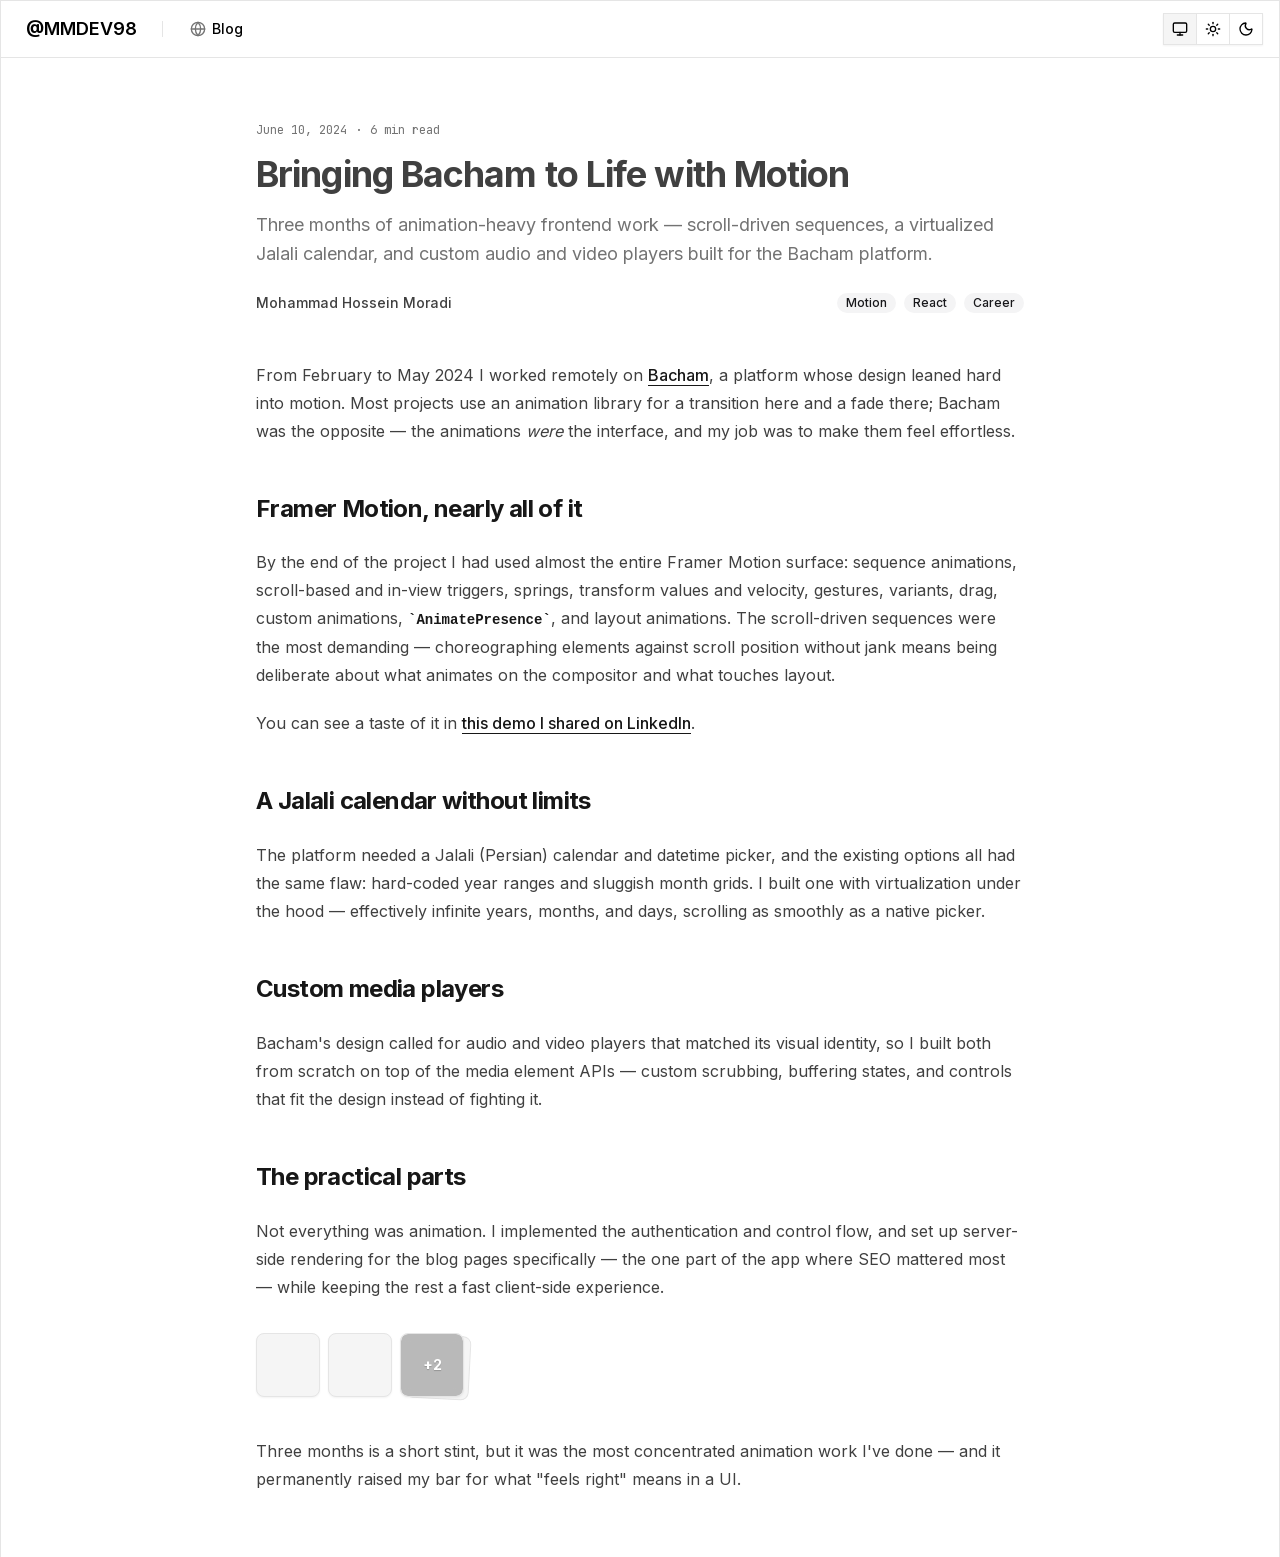
<file: blog/bringing-bacham-to-life/index.html>
<!DOCTYPE html><html lang="en" dir="ltr" data-scroll-behavior="smooth"><head><meta charSet="utf-8"/><meta name="viewport" content="width=device-width, initial-scale=1, maximum-scale=1"/><link rel="preload" href="/_next/static/media/70bc3e132a0a741e-s.p.3t6q91iet4nsy.woff2" as="font" crossorigin="" type="font/woff2"/><link rel="preload" href="/_next/static/media/83afe278b6a6bb3c-s.p.2bn3s6zvc0dyp.woff2" as="font" crossorigin="" type="font/woff2"/><link rel="preload" href="/_next/static/media/iranyekanwebblackfanum-s.p.34efqxe65znro.woff" as="font" crossorigin="" type="font/woff"/><link rel="preload" href="/_next/static/media/iranyekanwebboldfanum-s.p.2jmz1aonr2gmy.woff" as="font" crossorigin="" type="font/woff"/><link rel="preload" href="/_next/static/media/iranyekanwebextrablackfanum-s.p.3snr5pbdcvkki.woff" as="font" crossorigin="" type="font/woff"/><link rel="preload" href="/_next/static/media/iranyekanwebextraboldfanum-s.p.2f82zl4um8l-7.woff" as="font" crossorigin="" type="font/woff"/><link rel="preload" href="/_next/static/media/iranyekanweblightfanum-s.p.2ef8rv5kcn76q.woff" as="font" crossorigin="" type="font/woff"/><link rel="preload" href="/_next/static/media/iranyekanwebmediumfanum-s.p.3w5ihjn_y988w.woff" as="font" crossorigin="" type="font/woff"/><link rel="preload" href="/_next/static/media/iranyekanwebregularfanum-s.p.0-u-96ql351qt.woff" as="font" crossorigin="" type="font/woff"/><link rel="preload" href="/_next/static/media/iranyekanwebthinfanum-s.p.1mruqm31rt6rv.woff" as="font" crossorigin="" type="font/woff"/><link rel="stylesheet" href="/_next/static/chunks/33yajgvoqvocm.css" data-precedence="next"/><link rel="stylesheet" href="/_next/static/chunks/2johg7mzulaso.css" data-precedence="next"/><link rel="stylesheet" href="/_next/static/chunks/21bqfw-qxc99b.css" data-precedence="next"/><link rel="preload" as="script" fetchPriority="low" href="/_next/static/chunks/2g49ir6_3u95x.js"/><script src="/_next/static/chunks/2-heb4zakw7ga.js" async=""></script><script src="/_next/static/chunks/18q_bidehvl9h.js" async=""></script><script src="/_next/static/chunks/112j4_ui7siok.js" async=""></script><script src="/_next/static/chunks/2brd7eyisotcl.js" async=""></script><script src="/_next/static/chunks/turbopack-3972i4ugce8jl.js" async=""></script><script src="/_next/static/chunks/24r34a-n32hqc.js" async=""></script><script src="/_next/static/chunks/43vlts6fa95uy.js" async=""></script><script src="/_next/static/chunks/3lsiycls8h2s7.js" async=""></script><script src="/_next/static/chunks/0njh_wy68exc9.js" async=""></script><script src="/_next/static/chunks/0dq4l9zjdopuz.js" async=""></script><script src="/_next/static/chunks/2k2rfcnlc3oj0.js" async=""></script><script src="/_next/static/chunks/12wa4cy99gwru.js" async=""></script><script src="/_next/static/chunks/12m7hiluqzixx.js" async=""></script><script src="/_next/static/chunks/017b5tjnbybko.js" async=""></script><script src="/_next/static/chunks/1a1roa0yf45gi.js" async=""></script><script src="/_next/static/chunks/1-scfq85pf1b1.js" async=""></script><meta name="next-size-adjust" content=""/><meta name="theme-color" content="hsl(0 0% 12%)"/><meta name="theme-color" content="white"/><title>Bringing Bacham to Life with Motion | Mohammad Moradi | Software Engineer</title><meta name="description" content="Three months of animation-heavy frontend work — scroll-driven sequences, a virtualized Jalali calendar, and custom audio and video players built for the Bacham platform."/><link rel="manifest" href="/manifest.webmanifest"/><meta name="robots" content="index, follow"/><meta name="googlebot" content="index, follow, max-video-preview:-1, max-image-preview:large, max-snippet:-1"/><link rel="canonical" href="https://rsdev64.github.io/"/><meta property="og:title" content="Mohammad Moradi | Software Engineer"/><meta property="og:description" content="Mohammad Moradi is a software engineer with over 6 years of experience specializing in TypeScript and Rust, building high-performance web applications."/><meta property="og:url" content="https://rsdev64.github.io/"/><meta property="og:site_name" content="Mohammad Moradi | Software Engineer"/><meta property="og:locale" content="en"/><meta property="og:image" content="https://rsdev64.github.io/images/me.jpg"/><meta property="og:image:width" content="1024"/><meta property="og:image:height" content="1024"/><meta property="og:image:alt" content="Mohammad Moradi | Software Engineer"/><meta property="og:type" content="website"/><meta name="twitter:card" content="summary_large_image"/><meta name="twitter:title" content="Mohammad Moradi | Software Engineer"/><meta name="twitter:description" content="Mohammad Moradi is a software engineer with over 6 years of experience specializing in TypeScript and Rust, building high-performance web applications."/><meta name="twitter:image" content="https://rsdev64.github.io/images/me.jpg"/><link rel="icon" href="/favicon.ico?favicon.2ojoghhsay4k0.ico" sizes="48x48" type="image/x-icon"/><link rel="icon" href="/icon1.png?icon1.2a_h8i9j4f7ds.png" sizes="16x16" type="image/png"/><link rel="icon" href="/icon2.png?icon2.124i15350n94v.png" sizes="32x32" type="image/png"/><link rel="apple-touch-icon" href="/apple-icon.png?apple-icon.33rp9ye8hk8vn.png" sizes="180x180" type="image/png"/><script src="/_next/static/chunks/0cz1d0mv5g_q7.js" noModule=""></script></head><body class="font-sans antialiased jetbrains_mono_6104e6b7-module__s6uLTa__variable inter_fd091ad6-module__giF-bG__variable"><div hidden=""><!--$--><!--/$--></div><script>((a,b,c,d,e,f,g,h)=>{let i=document.documentElement,j=["light","dark"];function k(b){var c;(Array.isArray(a)?a:[a]).forEach(a=>{let c="class"===a,d=c&&f?e.map(a=>f[a]||a):e;c?(i.classList.remove(...d),i.classList.add(f&&f[b]?f[b]:b)):i.setAttribute(a,b)}),c=b,h&&j.includes(c)&&(i.style.colorScheme=c)}if(d)k(d);else try{let a=localStorage.getItem(b)||c,d=g&&"system"===a?window.matchMedia("(prefers-color-scheme: dark)").matches?"dark":"light":a;k(d)}catch(a){}})("class","theme","system",null,["light","dark"],null,true,true)</script><style>
:root {
  --bprogress-color: var(--color-primary);
  --bprogress-height: 3px;
  --bprogress-spinner-size: 18px;
  --bprogress-spinner-animation-duration: 400ms;
  --bprogress-spinner-border-size: 2px;
  --bprogress-box-shadow: 0 0 10px var(--color-primary), 0 0 5px var(--color-primary);
  --bprogress-z-index: 99999;
  --bprogress-spinner-top: 15px;
  --bprogress-spinner-bottom: auto;
  --bprogress-spinner-right: 15px;
  --bprogress-spinner-left: auto;
}

.bprogress {
  width: 0;
  height: 0;
  pointer-events: none;
  z-index: var(--bprogress-z-index);
}

.bprogress .bar {
  background: var(--bprogress-color);
  position: fixed;
  z-index: var(--bprogress-z-index);
  top: 0;
  left: 0;
  width: 100%;
  height: var(--bprogress-height);
}

/* Fancy blur effect */
.bprogress .peg {
  display: block;
  position: absolute;
  right: 0;
  width: 100px;
  height: 100%;
  box-shadow: var(--bprogress-box-shadow);
  opacity: 1.0;
  transform: rotate(3deg) translate(0px, -4px);
}

/* Remove these to get rid of the spinner */
.bprogress .spinner {
  display: block;
  position: fixed;
  z-index: var(--bprogress-z-index);
  top: var(--bprogress-spinner-top);
  bottom: var(--bprogress-spinner-bottom);
  right: var(--bprogress-spinner-right);
  left: var(--bprogress-spinner-left);
}

.bprogress .spinner-icon {
  width: var(--bprogress-spinner-size);
  height: var(--bprogress-spinner-size);
  box-sizing: border-box;
  border: solid var(--bprogress-spinner-border-size) transparent;
  border-top-color: var(--bprogress-color);
  border-left-color: var(--bprogress-color);
  border-radius: 50%;
  -webkit-animation: bprogress-spinner var(--bprogress-spinner-animation-duration) linear infinite;
  animation: bprogress-spinner var(--bprogress-spinner-animation-duration) linear infinite;
}

.bprogress-custom-parent {
  overflow: hidden;
  position: relative;
}

.bprogress-custom-parent .bprogress .spinner,
.bprogress-custom-parent .bprogress .bar {
  position: absolute;
}

.bprogress .indeterminate {
  position: fixed;
  top: 0;
  left: 0;
  width: 100%;
  height: var(--bprogress-height);
  overflow: hidden;
}

.bprogress .indeterminate .inc,
.bprogress .indeterminate .dec {
  position: absolute;
  top: 0;
  height: 100%;
  background-color: var(--bprogress-color);
}

.bprogress .indeterminate .inc {
  animation: bprogress-indeterminate-increase 2s infinite;
}

.bprogress .indeterminate .dec {
  animation: bprogress-indeterminate-decrease 2s 0.5s infinite;
}

@-webkit-keyframes bprogress-spinner {
  0%   { -webkit-transform: rotate(0deg); transform: rotate(0deg); }
  100% { -webkit-transform: rotate(360deg); transform: rotate(360deg); }
}

@keyframes bprogress-spinner {
  0%   { transform: rotate(0deg); }
  100% { transform: rotate(360deg); }
}

@keyframes bprogress-indeterminate-increase {
  from { left: -5%; width: 5%; }
  to { left: 130%; width: 100%; }
}

@keyframes bprogress-indeterminate-decrease {
  from { left: -80%; width: 80%; }
  to { left: 110%; width: 10%; }
}
</style><!--$!--><template data-dgst="BAILOUT_TO_CLIENT_SIDE_RENDERING"></template><!--/$--><div><header class="border-y bg-background sticky top-0 z-2"><div class="mx-auto flex h-14 w-full max-w-7xl items-center border-x px-2 xl:px-4"><a role="button" tabindex="0" data-slot="button" class="group/button inline-flex shrink-0 items-center justify-center border border-transparent bg-clip-padding whitespace-nowrap transition-all outline-none select-none focus-visible:border-ring focus-visible:ring-3 focus-visible:ring-ring/50 active:not-aria-[haspopup]:translate-y-px disabled:pointer-events-none disabled:opacity-50 aria-invalid:border-destructive aria-invalid:ring-3 aria-invalid:ring-destructive/20 dark:aria-invalid:border-destructive/50 dark:aria-invalid:ring-destructive/40 [&amp;_svg]:pointer-events-none [&amp;_svg]:shrink-0 [&amp;_svg:not([class*=&#x27;size-&#x27;])]:size-4 cursor-pointer hover:bg-muted hover:text-foreground aria-expanded:bg-muted aria-expanded:text-foreground dark:hover:bg-muted/50 h-10 gap-1.5 has-data-[icon=inline-end]:pr-2 has-data-[icon=inline-start]:pl-2 px-2 text-lg font-semibold uppercase" href="/">@MMDEV98</a><div data-orientation="vertical" role="separator" aria-orientation="vertical" data-slot="separator" class="bg-border shrink-0 data-horizontal:h-px data-horizontal:w-full data-vertical:w-px data-vertical:self-stretch mx-4 my-auto hidden h-4 md:block"></div><nav class="hidden md:block"><ol class="flex"><ol><a role="button" tabindex="0" data-slot="button" class="group/button inline-flex shrink-0 items-center justify-center border border-transparent bg-clip-padding text-sm font-medium whitespace-nowrap transition-all outline-none select-none focus-visible:border-ring focus-visible:ring-3 focus-visible:ring-ring/50 active:not-aria-[haspopup]:translate-y-px disabled:pointer-events-none disabled:opacity-50 aria-invalid:border-destructive aria-invalid:ring-3 aria-invalid:ring-destructive/20 dark:aria-invalid:border-destructive/50 dark:aria-invalid:ring-destructive/40 [&amp;_svg]:pointer-events-none [&amp;_svg]:shrink-0 [&amp;_svg:not([class*=&#x27;size-&#x27;])]:size-4 cursor-pointer hover:bg-muted hover:text-foreground aria-expanded:bg-muted aria-expanded:text-foreground dark:hover:bg-muted/50 h-10 gap-1.5 px-2.5 has-data-[icon=inline-end]:pr-2 has-data-[icon=inline-start]:pl-2" href="/blog/"><svg xmlns="http://www.w3.org/2000/svg" width="24" height="24" viewBox="0 0 24 24" fill="none" stroke="currentColor" stroke-width="2" stroke-linecap="round" stroke-linejoin="round" class="lucide lucide-globe text-muted-foreground size-4" aria-hidden="true"><circle cx="12" cy="12" r="10"></circle><path d="M12 2a14.5 14.5 0 0 0 0 20 14.5 14.5 0 0 0 0-20"></path><path d="M2 12h20"></path></svg>Blog</a></ol></ol></nav><div class="ms-auto flex items-center md:gap-2"><div data-orientation="horizontal" role="group" data-slot="toggle-group" data-variant="outline" data-spacing="0" class="group/toggle-group w-fit flex-row items-center gap-[--spacing(var(--gap))] data-vertical:flex-col data-vertical:items-stretch data-[spacing=0]:data-[variant=outline]:shadow-xs hidden md:flex" style="--gap:0"><button type="button" aria-disabled="false" tabindex="-1" aria-pressed="false" data-slot="tooltip-trigger" data-variant="outline" data-size="sm" data-spacing="0" aria-label="System" id="base-ui-_R_6lhivalb_" data-base-ui-tooltip-trigger="" class="shrink-0 group-data-[spacing=0]/toggle-group:px-2 group-data-[spacing=0]/toggle-group:shadow-none focus:z-10 focus-visible:z-10 group-data-[spacing=0]/toggle-group:has-data-[icon=inline-end]:pe-1.5 group-data-[spacing=0]/toggle-group:has-data-[icon=inline-start]:ps-1.5 group-data-horizontal/toggle-group:data-[spacing=0]:data-[variant=outline]:border-s-0 group-data-vertical/toggle-group:data-[spacing=0]:data-[variant=outline]:border-t-0 group-data-horizontal/toggle-group:data-[spacing=0]:data-[variant=outline]:first:border-s group-data-vertical/toggle-group:data-[spacing=0]:data-[variant=outline]:first:border-t group/toggle active:not-aria-[haspopup]:translate-y-px inline-flex items-center justify-center gap-1 text-sm font-medium whitespace-nowrap transition-[color,box-shadow] outline-none hover:text-foreground focus-visible:border-ring focus-visible:ring-[3px] focus-visible:ring-ring/50 disabled:pointer-events-none disabled:opacity-50 aria-invalid:border-destructive aria-invalid:ring-destructive/20 dark:aria-invalid:ring-destructive/40 [&amp;_svg]:pointer-events-none [&amp;_svg]:shrink-0 [&amp;_svg:not([class*=&#x27;size-&#x27;])]:size-4 border border-input bg-transparent hover:bg-muted aria-pressed:bg-muted h-8 min-w-8 px-2.5 has-data-[icon=inline-end]:pe-1.5 has-data-[icon=inline-start]:ps-1.5"><svg xmlns="http://www.w3.org/2000/svg" width="24" height="24" viewBox="0 0 24 24" fill="none" stroke="currentColor" stroke-width="2" stroke-linecap="round" stroke-linejoin="round" class="lucide lucide-monitor" aria-hidden="true"><rect width="20" height="14" x="2" y="3" rx="2"></rect><line x1="8" x2="16" y1="21" y2="21"></line><line x1="12" x2="12" y1="17" y2="21"></line></svg><span class="sr-only">System</span></button><button type="button" aria-disabled="false" tabindex="-1" aria-pressed="false" data-slot="tooltip-trigger" data-variant="outline" data-size="sm" data-spacing="0" aria-label="Light" id="base-ui-_R_6phivalb_" data-base-ui-tooltip-trigger="" class="shrink-0 group-data-[spacing=0]/toggle-group:px-2 group-data-[spacing=0]/toggle-group:shadow-none focus:z-10 focus-visible:z-10 group-data-[spacing=0]/toggle-group:has-data-[icon=inline-end]:pe-1.5 group-data-[spacing=0]/toggle-group:has-data-[icon=inline-start]:ps-1.5 group-data-horizontal/toggle-group:data-[spacing=0]:data-[variant=outline]:border-s-0 group-data-vertical/toggle-group:data-[spacing=0]:data-[variant=outline]:border-t-0 group-data-horizontal/toggle-group:data-[spacing=0]:data-[variant=outline]:first:border-s group-data-vertical/toggle-group:data-[spacing=0]:data-[variant=outline]:first:border-t group/toggle active:not-aria-[haspopup]:translate-y-px inline-flex items-center justify-center gap-1 text-sm font-medium whitespace-nowrap transition-[color,box-shadow] outline-none hover:text-foreground focus-visible:border-ring focus-visible:ring-[3px] focus-visible:ring-ring/50 disabled:pointer-events-none disabled:opacity-50 aria-invalid:border-destructive aria-invalid:ring-destructive/20 dark:aria-invalid:ring-destructive/40 [&amp;_svg]:pointer-events-none [&amp;_svg]:shrink-0 [&amp;_svg:not([class*=&#x27;size-&#x27;])]:size-4 border border-input bg-transparent hover:bg-muted aria-pressed:bg-muted h-8 min-w-8 px-2.5 has-data-[icon=inline-end]:pe-1.5 has-data-[icon=inline-start]:ps-1.5"><svg xmlns="http://www.w3.org/2000/svg" width="24" height="24" viewBox="0 0 24 24" fill="none" stroke="currentColor" stroke-width="2" stroke-linecap="round" stroke-linejoin="round" class="lucide lucide-sun" aria-hidden="true"><circle cx="12" cy="12" r="4"></circle><path d="M12 2v2"></path><path d="M12 20v2"></path><path d="m4.93 4.93 1.41 1.41"></path><path d="m17.66 17.66 1.41 1.41"></path><path d="M2 12h2"></path><path d="M20 12h2"></path><path d="m6.34 17.66-1.41 1.41"></path><path d="m19.07 4.93-1.41 1.41"></path></svg><span class="sr-only">Light</span></button><button type="button" aria-disabled="false" tabindex="-1" aria-pressed="false" data-slot="tooltip-trigger" data-variant="outline" data-size="sm" data-spacing="0" aria-label="Dark" id="base-ui-_R_6thivalb_" data-base-ui-tooltip-trigger="" class="shrink-0 group-data-[spacing=0]/toggle-group:px-2 group-data-[spacing=0]/toggle-group:shadow-none focus:z-10 focus-visible:z-10 group-data-[spacing=0]/toggle-group:has-data-[icon=inline-end]:pe-1.5 group-data-[spacing=0]/toggle-group:has-data-[icon=inline-start]:ps-1.5 group-data-horizontal/toggle-group:data-[spacing=0]:data-[variant=outline]:border-s-0 group-data-vertical/toggle-group:data-[spacing=0]:data-[variant=outline]:border-t-0 group-data-horizontal/toggle-group:data-[spacing=0]:data-[variant=outline]:first:border-s group-data-vertical/toggle-group:data-[spacing=0]:data-[variant=outline]:first:border-t group/toggle active:not-aria-[haspopup]:translate-y-px inline-flex items-center justify-center gap-1 text-sm font-medium whitespace-nowrap transition-[color,box-shadow] outline-none hover:text-foreground focus-visible:border-ring focus-visible:ring-[3px] focus-visible:ring-ring/50 disabled:pointer-events-none disabled:opacity-50 aria-invalid:border-destructive aria-invalid:ring-destructive/20 dark:aria-invalid:ring-destructive/40 [&amp;_svg]:pointer-events-none [&amp;_svg]:shrink-0 [&amp;_svg:not([class*=&#x27;size-&#x27;])]:size-4 border border-input bg-transparent hover:bg-muted aria-pressed:bg-muted h-8 min-w-8 px-2.5 has-data-[icon=inline-end]:pe-1.5 has-data-[icon=inline-start]:ps-1.5"><svg xmlns="http://www.w3.org/2000/svg" width="24" height="24" viewBox="0 0 24 24" fill="none" stroke="currentColor" stroke-width="2" stroke-linecap="round" stroke-linejoin="round" class="lucide lucide-moon" aria-hidden="true"><path d="M20.985 12.486a9 9 0 1 1-9.473-9.472c.405-.022.617.46.402.803a6 6 0 0 0 8.268 8.268c.344-.215.825-.004.803.401"></path></svg><span class="sr-only">Dark</span></button></div><button class="hover:bg-muted flex h-10 w-10 items-center justify-center rounded-md focus-visible:outline-none md:hidden" aria-label="Toggle Menu"><svg viewBox="0 0 24 24" width="24" height="24" fill="none" preserveAspectRatio="none"><line x1="4" y1="6" x2="20" y2="6" stroke="currentColor" stroke-width="2" vector-effect="non-scaling-stroke" style="transform:none;transform-origin:50% 50%;transform-box:fill-box"></line><line x1="4" y1="12" x2="20" y2="12" stroke="currentColor" stroke-width="2" vector-effect="non-scaling-stroke" opacity="1"></line><line x1="4" y1="18" x2="20" y2="18" stroke="currentColor" stroke-width="2" vector-effect="non-scaling-stroke" style="transform:none;transform-origin:50% 50%;transform-box:fill-box"></line></svg></button></div></div></header><div class="relative z-1 mx-auto min-h-svh w-full max-w-7xl border-x"><div class="bg-background flex min-h-svh flex-col"><div class="flex-1 px-6 py-6 lg:px-8 lg:py-16"><div class="mx-auto w-full max-w-3xl"><article class="prose prose-neutral dark:prose-invert prose-headings:tracking-tight prose-a:underline-offset-4 prose-pre:border max-w-none"><header class="not-prose mb-12"><div class="text-muted-foreground flex items-center gap-2 font-mono text-xs"><time dateTime="2024-06-10T00:00:00.000Z">June 10, 2024</time><span aria-hidden="true">·</span><span>6<!-- --> min read</span></div><h1 class="mt-4 text-4xl font-bold tracking-tight text-balance">Bringing Bacham to Life with Motion</h1><p class="text-muted-foreground mt-4 text-lg leading-relaxed">Three months of animation-heavy frontend work — scroll-driven sequences, a virtualized Jalali calendar, and custom audio and video players built for the Bacham platform.</p><div class="mt-6 flex items-center justify-between gap-4"><span class="text-sm font-medium">Mohammad Hossein Moradi</span><div class="flex flex-wrap gap-2"><span data-slot="badge" data-variant="secondary" class="group/badge inline-flex h-5 w-fit shrink-0 items-center justify-center gap-1 overflow-hidden rounded-4xl border border-transparent px-2 py-0.5 text-xs font-medium whitespace-nowrap transition-all focus-visible:border-ring focus-visible:ring-[3px] focus-visible:ring-ring/50 has-data-[icon=inline-end]:pr-1.5 has-data-[icon=inline-start]:pl-1.5 aria-invalid:border-destructive aria-invalid:ring-destructive/20 dark:aria-invalid:ring-destructive/40 [&amp;&gt;svg]:pointer-events-none [&amp;&gt;svg]:size-3! bg-secondary text-secondary-foreground [a]:hover:bg-secondary/80">Motion</span><span data-slot="badge" data-variant="secondary" class="group/badge inline-flex h-5 w-fit shrink-0 items-center justify-center gap-1 overflow-hidden rounded-4xl border border-transparent px-2 py-0.5 text-xs font-medium whitespace-nowrap transition-all focus-visible:border-ring focus-visible:ring-[3px] focus-visible:ring-ring/50 has-data-[icon=inline-end]:pr-1.5 has-data-[icon=inline-start]:pl-1.5 aria-invalid:border-destructive aria-invalid:ring-destructive/20 dark:aria-invalid:ring-destructive/40 [&amp;&gt;svg]:pointer-events-none [&amp;&gt;svg]:size-3! bg-secondary text-secondary-foreground [a]:hover:bg-secondary/80">React</span><span data-slot="badge" data-variant="secondary" class="group/badge inline-flex h-5 w-fit shrink-0 items-center justify-center gap-1 overflow-hidden rounded-4xl border border-transparent px-2 py-0.5 text-xs font-medium whitespace-nowrap transition-all focus-visible:border-ring focus-visible:ring-[3px] focus-visible:ring-ring/50 has-data-[icon=inline-end]:pr-1.5 has-data-[icon=inline-start]:pl-1.5 aria-invalid:border-destructive aria-invalid:ring-destructive/20 dark:aria-invalid:ring-destructive/40 [&amp;&gt;svg]:pointer-events-none [&amp;&gt;svg]:size-3! bg-secondary text-secondary-foreground [a]:hover:bg-secondary/80">Career</span></div></div></header>
<p>From February to May 2024 I worked remotely on <a href="https://bacham.org">Bacham</a>, a
platform whose design leaned hard into motion. Most projects use an animation
library for a transition here and a fade there; Bacham was the opposite — the
animations <em>were</em> the interface, and my job was to make them feel effortless.</p>
<h2>Framer Motion, nearly all of it</h2>
<p>By the end of the project I had used almost the entire Framer Motion surface:
sequence animations, scroll-based and in-view triggers, springs, transform
values and velocity, gestures, variants, drag, custom animations,
<code>AnimatePresence</code>, and layout animations. The scroll-driven sequences were the
most demanding — choreographing elements against scroll position without
jank means being deliberate about what animates on the compositor and what
touches layout.</p>
<p>You can see a taste of it in
<a href="https://www.linkedin.com/posts/mohammadhosseinmoradi_nextjs-reactjs-typescript-activity-7222575618150789120-KaT_?utm_source=share&amp;utm_medium=member_desktop">this demo I shared on LinkedIn</a>.</p>
<h2>A Jalali calendar without limits</h2>
<p>The platform needed a Jalali (Persian) calendar and datetime picker, and the
existing options all had the same flaw: hard-coded year ranges and sluggish
month grids. I built one with virtualization under the hood — effectively
infinite years, months, and days, scrolling as smoothly as a native picker.</p>
<h2>Custom media players</h2>
<p>Bacham&#x27;s design called for audio and video players that matched its visual
identity, so I built both from scratch on top of the media element APIs —
custom scrubbing, buffering states, and controls that fit the design instead
of fighting it.</p>
<h2>The practical parts</h2>
<p>Not everything was animation. I implemented the authentication and control
flow, and set up server-side rendering for the blog pages specifically — the
one part of the app where SEO mattered most — while keeping the rest a fast
client-side experience.</p>
<div class="flex flex-wrap gap-2 pb-2 not-prose my-8"><button type="button" tabindex="0" aria-disabled="false" class="group bg-muted relative aspect-square size-16 cursor-pointer overflow-hidden rounded-lg border transition-colors focus-visible:border-ring focus-visible:ring-ring/50 shadow-xs focus-visible:border focus-visible:ring-4"><div class="absolute z-10 top-1/2 left-1/2 -translate-x-1/2 -translate-y-1/2 flex items-center justify-center h-full" style="aspect-ratio:1.7777777777777777"><img alt="Bacham screenshot 1" loading="lazy" decoding="async" data-nimg="fill" style="position:absolute;height:100%;width:100%;left:0;top:0;right:0;bottom:0;color:transparent" src="/images/gallery/bacham/01.png"/></div><div class="absolute inset-0 z-12 flex items-center justify-center bg-black/20 opacity-0 transition-opacity group-hover:opacity-100"><svg xmlns="http://www.w3.org/2000/svg" width="24" height="24" viewBox="0 0 24 24" fill="none" stroke="currentColor" stroke-width="2" stroke-linecap="round" stroke-linejoin="round" class="lucide lucide-maximize text-background size-5" aria-hidden="true"><path d="M8 3H5a2 2 0 0 0-2 2v3"></path><path d="M21 8V5a2 2 0 0 0-2-2h-3"></path><path d="M3 16v3a2 2 0 0 0 2 2h3"></path><path d="M16 21h3a2 2 0 0 0 2-2v-3"></path></svg></div></button><button type="button" tabindex="0" aria-disabled="false" class="group bg-muted relative aspect-square size-16 cursor-pointer overflow-hidden rounded-lg border transition-colors focus-visible:border-ring focus-visible:ring-ring/50 shadow-xs focus-visible:border focus-visible:ring-4"><div class="absolute z-10 top-1/2 left-1/2 -translate-x-1/2 -translate-y-1/2 flex items-center justify-center h-full" style="aspect-ratio:1.7777777777777777"><img alt="Bacham screenshot 2" loading="lazy" decoding="async" data-nimg="fill" style="position:absolute;height:100%;width:100%;left:0;top:0;right:0;bottom:0;color:transparent" src="/images/gallery/bacham/02.png"/></div><div class="absolute inset-0 z-12 flex items-center justify-center bg-black/20 opacity-0 transition-opacity group-hover:opacity-100"><svg xmlns="http://www.w3.org/2000/svg" width="24" height="24" viewBox="0 0 24 24" fill="none" stroke="currentColor" stroke-width="2" stroke-linecap="round" stroke-linejoin="round" class="lucide lucide-maximize text-background size-5" aria-hidden="true"><path d="M8 3H5a2 2 0 0 0-2 2v3"></path><path d="M21 8V5a2 2 0 0 0-2-2h-3"></path><path d="M3 16v3a2 2 0 0 0 2 2h3"></path><path d="M16 21h3a2 2 0 0 0 2-2v-3"></path></svg></div></button><button class="relative aspect-square size-16 cursor-pointer" type="button" tabindex="0"><div class="bg-muted absolute inset-0 overflow-hidden rounded-lg z-30 border in-focus-visible:border-ring in-focus-visible:ring-ring/50 shadow-xs in-focus-visible:border in-focus-visible:ring-4"><div class="absolute top-1/2 left-1/2 -translate-x-1/2 -translate-y-1/2 blur-xs h-full" style="aspect-ratio:1.7777777777777777"><img alt="More images" loading="lazy" decoding="async" data-nimg="fill" class="object-cover" style="position:absolute;height:100%;width:100%;left:0;top:0;right:0;bottom:0;color:transparent" src="/images/gallery/bacham/03.png"/></div><div class="bg-foreground/25 text-background absolute inset-0 z-10 flex flex-col items-center justify-center backdrop-blur-xs text-shadow-xs"><span class="text-sm font-bold">+<!-- -->2</span></div></div><div class="bg-muted absolute inset-0 overflow-hidden rounded-lg border z-20 translate-x-1.5 translate-y-0.5 rotate-3 rtl:-translate-x-1.5 rtl:-rotate-3"><div class="absolute top-1/2 left-1/2 -translate-x-1/2 -translate-y-1/2 blur-xs h-full" style="aspect-ratio:1.7777777777777777"><img alt="More images" loading="lazy" decoding="async" data-nimg="fill" class="object-cover" style="position:absolute;height:100%;width:100%;left:0;top:0;right:0;bottom:0;color:transparent" src="/images/gallery/bacham/04.png"/></div></div></button></div>
<p>Three months is a short stint, but it was the most concentrated animation
work I&#x27;ve done — and it permanently raised my bar for what &quot;feels right&quot;
means in a UI.</p><!--$--><!--/$--></article></div></div></div></div><span class="bg-background fixed inset-0 inline-flex bg-size-[10px_10px] bg-fixed [--pattern-fg:var(--color-muted)] bg-[repeating-linear-gradient(315deg,var(--pattern-fg)_0,var(--pattern-fg)_1px,transparent_0,transparent_50%)] will-change-transform"></span></div><script src="/_next/static/chunks/2g49ir6_3u95x.js" id="_R_" async=""></script><script>(self.__next_f=self.__next_f||[]).push([0])</script><script>self.__next_f.push([1,"1:\"$Sreact.fragment\"\n3:I[1795,[\"/_next/static/chunks/24r34a-n32hqc.js\",\"/_next/static/chunks/43vlts6fa95uy.js\",\"/_next/static/chunks/3lsiycls8h2s7.js\",\"/_next/static/chunks/0njh_wy68exc9.js\",\"/_next/static/chunks/0dq4l9zjdopuz.js\",\"/_next/static/chunks/2k2rfcnlc3oj0.js\",\"/_next/static/chunks/12wa4cy99gwru.js\",\"/_next/static/chunks/12m7hiluqzixx.js\",\"/_next/static/chunks/017b5tjnbybko.js\"],\"MainLayout\"]\n4:I[78382,[\"/_next/static/chunks/24r34a-n32hqc.js\",\"/_next/static/chunks/43vlts6fa95uy.js\",\"/_next/static/chunks/3lsiycls8h2s7.js\",\"/_next/static/chunks/0njh_wy68exc9.js\",\"/_next/static/chunks/0dq4l9zjdopuz.js\",\"/_next/static/chunks/2k2rfcnlc3oj0.js\",\"/_next/static/chunks/12wa4cy99gwru.js\"],\"default\"]\n5:I[21791,[\"/_next/static/chunks/24r34a-n32hqc.js\",\"/_next/static/chunks/43vlts6fa95uy.js\",\"/_next/static/chunks/3lsiycls8h2s7.js\",\"/_next/static/chunks/0njh_wy68exc9.js\",\"/_next/static/chunks/0dq4l9zjdopuz.js\",\"/_next/static/chunks/2k2rfcnlc3oj0.js\",\"/_next/static/chunks/12wa4cy99gwru.js\"],\"default\"]\nb:I[87094,[\"/_next/static/chunks/24r34a-n32hqc.js\",\"/_next/static/chunks/43vlts6fa95uy.js\",\"/_next/static/chunks/3lsiycls8h2s7.js\",\"/_next/static/chunks/0njh_wy68exc9.js\",\"/_next/static/chunks/0dq4l9zjdopuz.js\",\"/_next/static/chunks/2k2rfcnlc3oj0.js\",\"/_next/static/chunks/12wa4cy99gwru.js\"],\"default\",1]\n:HL[\"/_next/static/chunks/33yajgvoqvocm.css\",\"style\"]\n:HL[\"/_next/static/chunks/2johg7mzulaso.css\",\"style\"]\n:HL[\"/_next/static/media/70bc3e132a0a741e-s.p.3t6q91iet4nsy.woff2\",\"font\",{\"crossOrigin\":\"\",\"type\":\"font/woff2\"}]\n:HL[\"/_next/static/media/83afe278b6a6bb3c-s.p.2bn3s6zvc0dyp.woff2\",\"font\",{\"crossOrigin\":\"\",\"type\":\"font/woff2\"}]\n:HL[\"/_next/static/media/iranyekanwebblackfanum-s.p.34efqxe65znro.woff\",\"font\",{\"crossOrigin\":\"\",\"type\":\"font/woff\"}]\n:HL[\"/_next/static/media/iranyekanwebboldfanum-s.p.2jmz1aonr2gmy.woff\",\"font\",{\"crossOrigin\":\"\",\"type\":\"font/woff\"}]\n:HL[\"/_next/static/media/iranyekanwebextrablackfanum-s.p.3snr5pbdcvkki.woff\",\"font\",{\"crossOrigin\":\"\",\"type\":\"font/woff\"}]\n:HL[\"/_next/static/media/iranyekanwebextraboldfanum-s.p.2f82zl4um8l-7.woff\",\"font\",{\"crossOrigin\":\"\",\"type\":\"font/woff\"}]\n:HL[\"/_next/static/media/iranyekanweblightfanum-s.p.2ef8rv5kcn76q.woff\",\"font\",{\"crossOrigin\":\"\",\"type\":\"font/woff\"}]\n:HL[\"/_next/static/media/iranyekanwebmediumfanum-s.p.3w5ihjn_y988w.woff\",\"font\",{\"crossOrigin\":\"\",\"type\":\"font/woff\"}]\n:HL[\"/_next/static/media/iranyekanwebregularfanum-s.p.0-u-96ql351qt.woff\",\"font\",{\"crossOrigin\":\"\",\"type\":\"font/woff\"}]\n:HL[\"/_next/static/media/iranyekanwebthinfanum-s.p.1mruqm31rt6rv.woff\",\"font\",{\"crossOrigin\":\"\",\"type\":\"font/woff\"}]\n:HL[\"/_next/static/chunks/21bqfw-qxc99b.css\",\"style\"]\n"])</script><script>self.__next_f.push([1,"0:{\"P\":null,\"c\":[\"\",\"blog\",\"bringing-bacham-to-life\",\"\"],\"q\":\"\",\"i\":false,\"f\":[[[\"\",{\"children\":[\"(main-layout)\",{\"children\":[\"blog\",{\"children\":[\"(posts)\",{\"children\":[\"bringing-bacham-to-life\",{\"children\":[\"__PAGE__\",{}]}]}]}]}]},\"$undefined\",\"$undefined\",16],[[\"$\",\"$1\",\"c\",{\"children\":[[[\"$\",\"link\",\"0\",{\"rel\":\"stylesheet\",\"href\":\"/_next/static/chunks/33yajgvoqvocm.css\",\"precedence\":\"next\",\"crossOrigin\":\"$undefined\",\"nonce\":\"$undefined\"}],[\"$\",\"link\",\"1\",{\"rel\":\"stylesheet\",\"href\":\"/_next/static/chunks/2johg7mzulaso.css\",\"precedence\":\"next\",\"crossOrigin\":\"$undefined\",\"nonce\":\"$undefined\"}],[\"$\",\"script\",\"script-0\",{\"src\":\"/_next/static/chunks/24r34a-n32hqc.js\",\"async\":true,\"nonce\":\"$undefined\"}],[\"$\",\"script\",\"script-1\",{\"src\":\"/_next/static/chunks/43vlts6fa95uy.js\",\"async\":true,\"nonce\":\"$undefined\"}],[\"$\",\"script\",\"script-2\",{\"src\":\"/_next/static/chunks/3lsiycls8h2s7.js\",\"async\":true,\"nonce\":\"$undefined\"}],[\"$\",\"script\",\"script-3\",{\"src\":\"/_next/static/chunks/0njh_wy68exc9.js\",\"async\":true,\"nonce\":\"$undefined\"}],[\"$\",\"script\",\"script-4\",{\"src\":\"/_next/static/chunks/0dq4l9zjdopuz.js\",\"async\":true,\"nonce\":\"$undefined\"}],[\"$\",\"script\",\"script-5\",{\"src\":\"/_next/static/chunks/2k2rfcnlc3oj0.js\",\"async\":true,\"nonce\":\"$undefined\"}],[\"$\",\"script\",\"script-6\",{\"src\":\"/_next/static/chunks/12wa4cy99gwru.js\",\"async\":true,\"nonce\":\"$undefined\"}]],\"$L2\"]}],{\"children\":[[\"$\",\"$1\",\"c\",{\"children\":[[[\"$\",\"script\",\"script-0\",{\"src\":\"/_next/static/chunks/12m7hiluqzixx.js\",\"async\":true,\"nonce\":\"$undefined\"}],[\"$\",\"script\",\"script-1\",{\"src\":\"/_next/static/chunks/017b5tjnbybko.js\",\"async\":true,\"nonce\":\"$undefined\"}]],[\"$\",\"$L3\",null,{\"children\":[\"$\",\"$L4\",null,{\"parallelRouterKey\":\"children\",\"error\":\"$undefined\",\"errorStyles\":\"$undefined\",\"errorScripts\":\"$undefined\",\"template\":[\"$\",\"$L5\",null,{}],\"templateStyles\":\"$undefined\",\"templateScripts\":\"$undefined\",\"notFound\":[[[\"$\",\"title\",null,{\"children\":\"404: This page could not be found.\"}],[\"$\",\"div\",null,{\"style\":{\"fontFamily\":\"system-ui,\\\"Segoe UI\\\",Roboto,Helvetica,Arial,sans-serif,\\\"Apple Color Emoji\\\",\\\"Segoe UI Emoji\\\"\",\"height\":\"100vh\",\"textAlign\":\"center\",\"display\":\"flex\",\"flexDirection\":\"column\",\"alignItems\":\"center\",\"justifyContent\":\"center\"},\"children\":[\"$\",\"div\",null,{\"children\":[[\"$\",\"style\",null,{\"dangerouslySetInnerHTML\":{\"__html\":\"body{color:#000;background:#fff;margin:0}.next-error-h1{border-right:1px solid rgba(0,0,0,.3)}@media (prefers-color-scheme:dark){body{color:#fff;background:#000}.next-error-h1{border-right:1px solid rgba(255,255,255,.3)}}\"}}],[\"$\",\"h1\",null,{\"className\":\"next-error-h1\",\"style\":{\"display\":\"inline-block\",\"margin\":\"0 20px 0 0\",\"padding\":\"0 23px 0 0\",\"fontSize\":24,\"fontWeight\":500,\"verticalAlign\":\"top\",\"lineHeight\":\"49px\"},\"children\":404}],[\"$\",\"div\",null,{\"style\":{\"display\":\"inline-block\"},\"children\":[\"$\",\"h2\",null,{\"style\":{\"fontSize\":14,\"fontWeight\":400,\"lineHeight\":\"49px\",\"margin\":0},\"children\":\"This page could not be found.\"}]}]]}]}]],[]],\"forbidden\":[[[\"$\",\"title\",null,{\"children\":\"403: This page could not be accessed.\"}],[\"$\",\"div\",null,{\"style\":\"$0:f:0:1:1:children:0:props:children:1:props:children:props:notFound:0:1:props:style\",\"children\":[\"$\",\"div\",null,{\"children\":[[\"$\",\"style\",null,{\"dangerouslySetInnerHTML\":{\"__html\":\"body{color:#000;background:#fff;margin:0}.next-error-h1{border-right:1px solid rgba(0,0,0,.3)}@media (prefers-color-scheme:dark){body{color:#fff;background:#000}.next-error-h1{border-right:1px solid rgba(255,255,255,.3)}}\"}}],[\"$\",\"h1\",null,{\"className\":\"next-error-h1\",\"style\":\"$0:f:0:1:1:children:0:props:children:1:props:children:props:notFound:0:1:props:children:props:children:1:props:style\",\"children\":403}],[\"$\",\"div\",null,{\"style\":\"$0:f:0:1:1:children:0:props:children:1:props:children:props:notFound:0:1:props:children:props:children:2:props:style\",\"children\":[\"$\",\"h2\",null,{\"style\":\"$0:f:0:1:1:children:0:props:children:1:props:children:props:notFound:0:1:props:children:props:children:2:props:children:props:style\",\"children\":\"This page could not be accessed.\"}]}]]}]}]],[]],\"unauthorized\":[[[\"$\",\"title\",null,{\"children\":\"401: You're not authorized to access this page.\"}],[\"$\",\"div\",null,{\"style\":\"$0:f:0:1:1:children:0:props:children:1:props:children:props:notFound:0:1:props:style\",\"children\":[\"$\",\"div\",null,{\"children\":[[\"$\",\"style\",null,{\"dangerouslySetInnerHTML\":{\"__html\":\"body{color:#000;background:#fff;margin:0}.next-error-h1{border-right:1px solid rgba(0,0,0,.3)}@media (prefers-color-scheme:dark){body{color:#fff;background:#000}.next-error-h1{border-right:1px solid rgba(255,255,255,.3)}}\"}}],[\"$\",\"h1\",null,{\"className\":\"next-error-h1\",\"style\":\"$0:f:0:1:1:children:0:props:children:1:props:children:props:notFound:0:1:props:children:props:children:1:props:style\",\"children\":401}],[\"$\",\"div\",null,{\"style\":\"$0:f:0:1:1:children:0:props:children:1:props:children:props:notFound:0:1:props:children:props:children:2:props:style\",\"children\":[\"$\",\"h2\",null,{\"style\":\"$0:f:0:1:1:children:0:props:children:1:props:children:props:notFound:0:1:props:children:props:children:2:props:children:props:style\",\"children\":\"You're not authorized to access this page.\"}]}]]}]}]],[]]}]}]]}],{\"children\":[[\"$\",\"$1\",\"c\",{\"children\":[null,[\"$\",\"$L4\",null,{\"parallelRouterKey\":\"children\",\"error\":\"$undefined\",\"errorStyles\":\"$undefined\",\"errorScripts\":\"$undefined\",\"template\":[\"$\",\"$L5\",null,{}],\"templateStyles\":\"$undefined\",\"templateScripts\":\"$undefined\",\"notFound\":\"$undefined\",\"forbidden\":\"$undefined\",\"unauthorized\":\"$undefined\"}]]}],{\"children\":[[\"$\",\"$1\",\"c\",{\"children\":[null,[\"$\",\"div\",null,{\"className\":\"bg-background flex min-h-svh flex-col\",\"children\":[\"$\",\"div\",null,{\"className\":\"flex-1 px-6 py-6 lg:px-8 lg:py-16\",\"children\":[\"$\",\"div\",null,{\"className\":\"mx-auto w-full max-w-3xl\",\"children\":\"$L6\"}]}]}]]}],{\"children\":[\"$L7\",{\"children\":[\"$L8\",{},null,false,null]},null,false,\"$@9\"]},null,false,null]},null,false,\"$@9\"]},null,false,null]},null,false,null],\"$La\",false]],\"m\":\"$undefined\",\"G\":[\"$b\",[\"$Lc\",\"$Ld\"]],\"S\":true,\"h\":null,\"s\":\"$undefined\",\"l\":\"$undefined\",\"p\":\"$undefined\",\"d\":\"$undefined\",\"b\":\"Bdv80WwszFGPZFBZOB-29\"}\n"])</script><script>self.__next_f.push([1,"1d:I[86804,[\"/_next/static/chunks/24r34a-n32hqc.js\",\"/_next/static/chunks/43vlts6fa95uy.js\",\"/_next/static/chunks/3lsiycls8h2s7.js\",\"/_next/static/chunks/0njh_wy68exc9.js\",\"/_next/static/chunks/0dq4l9zjdopuz.js\",\"/_next/static/chunks/2k2rfcnlc3oj0.js\",\"/_next/static/chunks/12wa4cy99gwru.js\"],\"ViewportBoundary\"]\n1f:I[86804,[\"/_next/static/chunks/24r34a-n32hqc.js\",\"/_next/static/chunks/43vlts6fa95uy.js\",\"/_next/static/chunks/3lsiycls8h2s7.js\",\"/_next/static/chunks/0njh_wy68exc9.js\",\"/_next/static/chunks/0dq4l9zjdopuz.js\",\"/_next/static/chunks/2k2rfcnlc3oj0.js\",\"/_next/static/chunks/12wa4cy99gwru.js\"],\"MetadataBoundary\"]\n20:\"$Sreact.suspense\"\n6:[\"$\",\"article\",null,{\"className\":\"prose prose-neutral dark:prose-invert prose-headings:tracking-tight prose-a:underline-offset-4 prose-pre:border max-w-none\",\"children\":[\"$\",\"$L4\",null,{\"parallelRouterKey\":\"children\",\"error\":\"$undefined\",\"errorStyles\":\"$undefined\",\"errorScripts\":\"$undefined\",\"template\":[\"$\",\"$L5\",null,{}],\"templateStyles\":\"$undefined\",\"templateScripts\":\"$undefined\",\"notFound\":\"$undefined\",\"forbidden\":\"$undefined\",\"unauthorized\":\"$undefined\"}]}]\n7:[\"$\",\"$1\",\"c\",{\"children\":[null,[\"$\",\"$L4\",null,{\"parallelRouterKey\":\"children\",\"error\":\"$undefined\",\"errorStyles\":\"$undefined\",\"errorScripts\":\"$undefined\",\"template\":[\"$\",\"$L5\",null,{}],\"templateStyles\":\"$undefined\",\"templateScripts\":\"$undefined\",\"notFound\":\"$undefined\",\"forbidden\":\"$undefined\",\"unauthorized\":\"$undefined\"}]]}]\n"])</script><script>self.__next_f.push([1,"8:[\"$\",\"$1\",\"c\",{\"children\":[[[\"$\",\"header\",null,{\"className\":\"not-prose mb-12\",\"children\":[[\"$\",\"div\",null,{\"className\":\"text-muted-foreground flex items-center gap-2 font-mono text-xs\",\"children\":[[\"$\",\"time\",null,{\"dateTime\":\"2024-06-10T00:00:00.000Z\",\"children\":\"June 10, 2024\"}],[\"$\",\"span\",null,{\"aria-hidden\":true,\"children\":\"·\"}],[\"$\",\"span\",null,{\"children\":[6,\" min read\"]}]]}],[\"$\",\"h1\",null,{\"className\":\"mt-4 text-4xl font-bold tracking-tight text-balance\",\"children\":\"Bringing Bacham to Life with Motion\"}],[\"$\",\"p\",null,{\"className\":\"text-muted-foreground mt-4 text-lg leading-relaxed\",\"children\":\"Three months of animation-heavy frontend work — scroll-driven sequences, a virtualized Jalali calendar, and custom audio and video players built for the Bacham platform.\"}],[\"$\",\"div\",null,{\"className\":\"mt-6 flex items-center justify-between gap-4\",\"children\":[[\"$\",\"span\",null,{\"className\":\"text-sm font-medium\",\"children\":\"Mohammad Hossein Moradi\"}],[\"$\",\"div\",null,{\"className\":\"flex flex-wrap gap-2\",\"children\":[[\"$\",\"span\",\"Motion\",{\"data-slot\":\"badge\",\"data-variant\":\"secondary\",\"className\":\"group/badge inline-flex h-5 w-fit shrink-0 items-center justify-center gap-1 overflow-hidden rounded-4xl border border-transparent px-2 py-0.5 text-xs font-medium whitespace-nowrap transition-all focus-visible:border-ring focus-visible:ring-[3px] focus-visible:ring-ring/50 has-data-[icon=inline-end]:pr-1.5 has-data-[icon=inline-start]:pl-1.5 aria-invalid:border-destructive aria-invalid:ring-destructive/20 dark:aria-invalid:ring-destructive/40 [\u0026\u003esvg]:pointer-events-none [\u0026\u003esvg]:size-3! bg-secondary text-secondary-foreground [a]:hover:bg-secondary/80\",\"children\":\"Motion\"}],[\"$\",\"span\",\"React\",{\"data-slot\":\"badge\",\"data-variant\":\"secondary\",\"className\":\"group/badge inline-flex h-5 w-fit shrink-0 items-center justify-center gap-1 overflow-hidden rounded-4xl border border-transparent px-2 py-0.5 text-xs font-medium whitespace-nowrap transition-all focus-visible:border-ring focus-visible:ring-[3px] focus-visible:ring-ring/50 has-data-[icon=inline-end]:pr-1.5 has-data-[icon=inline-start]:pl-1.5 aria-invalid:border-destructive aria-invalid:ring-destructive/20 dark:aria-invalid:ring-destructive/40 [\u0026\u003esvg]:pointer-events-none [\u0026\u003esvg]:size-3! bg-secondary text-secondary-foreground [a]:hover:bg-secondary/80\",\"children\":\"React\"}],[\"$\",\"span\",\"Career\",{\"data-slot\":\"badge\",\"data-variant\":\"secondary\",\"className\":\"group/badge inline-flex h-5 w-fit shrink-0 items-center justify-center gap-1 overflow-hidden rounded-4xl border border-transparent px-2 py-0.5 text-xs font-medium whitespace-nowrap transition-all focus-visible:border-ring focus-visible:ring-[3px] focus-visible:ring-ring/50 has-data-[icon=inline-end]:pr-1.5 has-data-[icon=inline-start]:pl-1.5 aria-invalid:border-destructive aria-invalid:ring-destructive/20 dark:aria-invalid:ring-destructive/40 [\u0026\u003esvg]:pointer-events-none [\u0026\u003esvg]:size-3! bg-secondary text-secondary-foreground [a]:hover:bg-secondary/80\",\"children\":\"Career\"}]]}]]}]]}],\"\\n\",[\"$\",\"p\",null,{\"children\":[\"From February to May 2024 I worked remotely on \",[\"$\",\"a\",null,{\"href\":\"https://bacham.org\",\"children\":\"Bacham\"}],\", a\\nplatform whose design leaned hard into motion. Most projects use an animation\\nlibrary for a transition here and a fade there; Bacham was the opposite — the\\nanimations \",[\"$\",\"em\",null,{\"children\":\"were\"}],\" the interface, and my job was to make them feel effortless.\"]}],\"\\n\",[\"$\",\"h2\",null,{\"children\":\"Framer Motion, nearly all of it\"}],\"\\n\",[\"$\",\"p\",null,{\"children\":[\"By the end of the project I had used almost the entire Framer Motion surface:\\nsequence animations, scroll-based and in-view triggers, springs, transform\\nvalues and velocity, gestures, variants, drag, custom animations,\\n\",\"$Le\",\", and layout animations. The scroll-driven sequences were the\\nmost demanding — choreographing elements against scroll position without\\njank means being deliberate about what animates on the compositor and what\\ntouches layout.\"]}],\"\\n\",\"$Lf\",\"\\n\",\"$L10\",\"\\n\",\"$L11\",\"\\n\",\"$L12\",\"\\n\",\"$L13\",\"\\n\",\"$L14\",\"\\n\",\"$L15\",\"\\n\",\"$L16\",\"\\n\",\"$L17\"],[\"$L18\",\"$L19\",\"$L1a\"],\"$L1b\"]}]\n"])</script><script>self.__next_f.push([1,"1c:[]\n9:\"$W1c\"\na:[\"$\",\"$1\",\"h\",{\"children\":[null,[\"$\",\"$L1d\",null,{\"children\":\"$L1e\"}],[\"$\",\"div\",null,{\"hidden\":true,\"children\":[\"$\",\"$L1f\",null,{\"children\":[\"$\",\"$20\",null,{\"name\":\"Next.Metadata\",\"children\":\"$L21\"}]}]}],[\"$\",\"meta\",null,{\"name\":\"next-size-adjust\",\"content\":\"\"}]]}]\nc:[\"$\",\"link\",\"0\",{\"rel\":\"stylesheet\",\"href\":\"/_next/static/chunks/33yajgvoqvocm.css\",\"precedence\":\"next\",\"crossOrigin\":\"$undefined\",\"nonce\":\"$undefined\"}]\nd:[\"$\",\"link\",\"1\",{\"rel\":\"stylesheet\",\"href\":\"/_next/static/chunks/2johg7mzulaso.css\",\"precedence\":\"next\",\"crossOrigin\":\"$undefined\",\"nonce\":\"$undefined\"}]\n"])</script><script>self.__next_f.push([1,"22:I[67411,[\"/_next/static/chunks/24r34a-n32hqc.js\",\"/_next/static/chunks/43vlts6fa95uy.js\",\"/_next/static/chunks/3lsiycls8h2s7.js\",\"/_next/static/chunks/0njh_wy68exc9.js\",\"/_next/static/chunks/0dq4l9zjdopuz.js\",\"/_next/static/chunks/2k2rfcnlc3oj0.js\",\"/_next/static/chunks/12wa4cy99gwru.js\",\"/_next/static/chunks/12m7hiluqzixx.js\",\"/_next/static/chunks/017b5tjnbybko.js\",\"/_next/static/chunks/1a1roa0yf45gi.js\",\"/_next/static/chunks/1-scfq85pf1b1.js\"],\"Gallery\"]\n23:I[86804,[\"/_next/static/chunks/24r34a-n32hqc.js\",\"/_next/static/chunks/43vlts6fa95uy.js\",\"/_next/static/chunks/3lsiycls8h2s7.js\",\"/_next/static/chunks/0njh_wy68exc9.js\",\"/_next/static/chunks/0dq4l9zjdopuz.js\",\"/_next/static/chunks/2k2rfcnlc3oj0.js\",\"/_next/static/chunks/12wa4cy99gwru.js\"],\"OutletBoundary\"]\ne:[\"$\",\"code\",null,{\"children\":\"AnimatePresence\"}]\nf:[\"$\",\"p\",null,{\"children\":[\"You can see a taste of it in\\n\",[\"$\",\"a\",null,{\"href\":\"https://www.linkedin.com/posts/mohammadhosseinmoradi_nextjs-reactjs-typescript-activity-7222575618150789120-KaT_?utm_source=share\u0026utm_medium=member_desktop\",\"children\":\"this demo I shared on LinkedIn\"}],\".\"]}]\n10:[\"$\",\"h2\",null,{\"children\":\"A Jalali calendar without limits\"}]\n11:[\"$\",\"p\",null,{\"children\":\"The platform needed a Jalali (Persian) calendar and datetime picker, and the\\nexisting options all had the same flaw: hard-coded year ranges and sluggish\\nmonth grids. I built one with virtualization under the hood — effectively\\ninfinite years, months, and days, scrolling as smoothly as a native picker.\"}]\n12:[\"$\",\"h2\",null,{\"children\":\"Custom media players\"}]\n13:[\"$\",\"p\",null,{\"children\":\"Bacham's design called for audio and video players that matched its visual\\nidentity, so I built both from scratch on top of the media element APIs —\\ncustom scrubbing, buffering states, and controls that fit the design instead\\nof fighting it.\"}]\n14:[\"$\",\"h2\",null,{\"children\":\"The practical parts\"}]\n15:[\"$\",\"p\",null,{\"children\":\"Not everything was animation. I implemented the authentication and control\\nflow, and set up server-side rendering for the blog pages specifically — the\\none part of the app where SEO mattered most — while keeping the rest a fast\\nclient-side experience.\"}]\n"])</script><script>self.__next_f.push([1,"16:[\"$\",\"$L22\",null,{\"className\":\"not-prose my-8\",\"items\":[{\"src\":\"/images/gallery/bacham/01.png\",\"width\":1920,\"height\":1080,\"blurDataURL\":\"[data-uri]\",\"alt\":\"Bacham screenshot 1\"},{\"src\":\"/images/gallery/bacham/02.png\",\"width\":1920,\"height\":1080,\"blurDataURL\":\"[data-uri]\",\"alt\":\"Bacham screenshot 2\"},{\"src\":\"/images/gallery/bacham/03.png\",\"width\":1920,\"height\":1080,\"blurDataURL\":\"[data-uri]\",\"alt\":\"Bacham screenshot 3\"},{\"src\":\"/images/gallery/bacham/04.png\",\"width\":1920,\"height\":1080,\"blurDataURL\":\"[data-uri]\",\"alt\":\"Bacham screenshot 4\"}]}]\n"])</script><script>self.__next_f.push([1,"17:[\"$\",\"p\",null,{\"children\":\"Three months is a short stint, but it was the most concentrated animation\\nwork I've done — and it permanently raised my bar for what \\\"feels right\\\"\\nmeans in a UI.\"}]\n18:[\"$\",\"link\",\"0\",{\"rel\":\"stylesheet\",\"href\":\"/_next/static/chunks/21bqfw-qxc99b.css\",\"precedence\":\"next\",\"crossOrigin\":\"$undefined\",\"nonce\":\"$undefined\"}]\n19:[\"$\",\"script\",\"script-0\",{\"src\":\"/_next/static/chunks/1a1roa0yf45gi.js\",\"async\":true,\"nonce\":\"$undefined\"}]\n1a:[\"$\",\"script\",\"script-1\",{\"src\":\"/_next/static/chunks/1-scfq85pf1b1.js\",\"async\":true,\"nonce\":\"$undefined\"}]\n1b:[\"$\",\"$L23\",null,{\"children\":[\"$\",\"$20\",null,{\"name\":\"Next.MetadataOutlet\",\"children\":\"$@24\"}]}]\n"])</script><script>self.__next_f.push([1,"25:I[21049,[\"/_next/static/chunks/24r34a-n32hqc.js\",\"/_next/static/chunks/43vlts6fa95uy.js\",\"/_next/static/chunks/3lsiycls8h2s7.js\",\"/_next/static/chunks/0njh_wy68exc9.js\",\"/_next/static/chunks/0dq4l9zjdopuz.js\",\"/_next/static/chunks/2k2rfcnlc3oj0.js\",\"/_next/static/chunks/12wa4cy99gwru.js\"],\"DirectionProvider\"]\n2:[\"$\",\"html\",null,{\"lang\":\"en\",\"dir\":\"ltr\",\"data-scroll-behavior\":\"smooth\",\"suppressHydrationWarning\":true,\"children\":[\"$\",\"body\",null,{\"className\":\"font-sans antialiased jetbrains_mono_6104e6b7-module__s6uLTa__variable inter_fd091ad6-module__giF-bG__variable\",\"children\":[\"$\",\"$L25\",null,{\"direction\":\"ltr\",\"children\":\"$L26\"}]}]}]\n"])</script><script>self.__next_f.push([1,"27:I[97231,[\"/_next/static/chunks/24r34a-n32hqc.js\",\"/_next/static/chunks/43vlts6fa95uy.js\",\"/_next/static/chunks/3lsiycls8h2s7.js\",\"/_next/static/chunks/0njh_wy68exc9.js\",\"/_next/static/chunks/0dq4l9zjdopuz.js\",\"/_next/static/chunks/2k2rfcnlc3oj0.js\",\"/_next/static/chunks/12wa4cy99gwru.js\"],\"BotContext\"]\n26:[\"$\",\"$L27\",null,{\"value\":{\"isBot\":false},\"children\":\"$L28\"}]\n"])</script><script>self.__next_f.push([1,"29:I[76891,[\"/_next/static/chunks/24r34a-n32hqc.js\",\"/_next/static/chunks/43vlts6fa95uy.js\",\"/_next/static/chunks/3lsiycls8h2s7.js\",\"/_next/static/chunks/0njh_wy68exc9.js\",\"/_next/static/chunks/0dq4l9zjdopuz.js\",\"/_next/static/chunks/2k2rfcnlc3oj0.js\",\"/_next/static/chunks/12wa4cy99gwru.js\"],\"default\"]\n2a:I[21493,[\"/_next/static/chunks/24r34a-n32hqc.js\",\"/_next/static/chunks/43vlts6fa95uy.js\",\"/_next/static/chunks/3lsiycls8h2s7.js\",\"/_next/static/chunks/0njh_wy68exc9.js\",\"/_next/static/chunks/0dq4l9zjdopuz.js\",\"/_next/static/chunks/2k2rfcnlc3oj0.js\",\"/_next/static/chunks/12wa4cy99gwru.js\"],\"ThemeProvider\"]\n2b:I[90884,[\"/_next/static/chunks/24r34a-n32hqc.js\",\"/_next/static/chunks/43vlts6fa95uy.js\",\"/_next/static/chunks/3lsiycls8h2s7.js\",\"/_next/static/chunks/0njh_wy68exc9.js\",\"/_next/static/chunks/0dq4l9zjdopuz.js\",\"/_next/static/chunks/2k2rfcnlc3oj0.js\",\"/_next/static/chunks/12wa4cy99gwru.js\"],\"default\"]\n2c:I[24652,[\"/_next/static/chunks/24r34a-n32hqc.js\",\"/_next/static/chunks/43vlts6fa95uy.js\",\"/_next/static/chunks/3lsiycls8h2s7.js\",\"/_next/static/chunks/0njh_wy68exc9.js\",\"/_next/static/chunks/0dq4l9zjdopuz.js\",\"/_next/static/chunks/2k2rfcnlc3oj0.js\",\"/_next/static/chunks/12wa4cy99gwru.js\"],\"TooltipProvider\"]\n2d:I[19847,[\"/_next/static/chunks/24r34a-n32hqc.js\",\"/_next/static/chunks/43vlts6fa95uy.js\",\"/_next/static/chunks/3lsiycls8h2s7.js\",\"/_next/static/chunks/0njh_wy68exc9.js\",\"/_next/static/chunks/0dq4l9zjdopuz.js\",\"/_next/static/chunks/2k2rfcnlc3oj0.js\",\"/_next/static/chunks/12wa4cy99gwru.js\"],\"ScrollManager\"]\n"])</script><script>self.__next_f.push([1,"28:[\"$\",\"$L29\",null,{\"formats\":\"$undefined\",\"locale\":\"en\",\"messages\":{\"metadata\":{\"home\":{\"title\":\"Mohammad Moradi | Software Engineer\",\"description\":\"Mohammad Moradi is a software engineer with over 6 years of experience specializing in TypeScript and Rust, building high-performance web applications.\"}},\"LocaleSwitcher\":{\"title\":\"Select language\",\"label\":\"Change language\"},\"NumberStepper\":{\"increment\":\"Increment\",\"decrement\":\"Decrement\"},\"navItems\":{\"blog\":\"Blog\"},\"AboutMeSection\":{\"name\":\"Mohammad Moradi\",\"date\":\"May 2026\",\"role\":\"Software Engineer\",\"openToWork\":\"Open to Work\",\"getInTouch\":\"Get in Touch\",\"viewBlog\":\"Read the Blog\",\"yearsExperience\":\"6+ Years Experience\",\"description\":\"\u003cprimary\u003eSoftware Engineer\u003c/primary\u003e with 6+ years of experience developing web applications. Specialized in TypeScript and Rust, building cross-platform applications, performance-critical systems, CLI tools, and libraries. Primarily working with \u003cprimary\u003eReact\u003c/primary\u003e and \u003cprimary\u003eNext.js\u003c/primary\u003e, with experience in monorepo architectures and modular development, focused on scalability, maintainability, and developer experience.\"}},\"now\":\"$undefined\",\"timeZone\":\"UTC\",\"children\":[\"$\",\"$L2a\",null,{\"children\":[\"$\",\"$L2b\",null,{\"children\":[\"$\",\"$L2c\",null,{\"children\":[[\"$\",\"$L2d\",null,{}],[\"$\",\"$L4\",null,{\"parallelRouterKey\":\"children\",\"error\":\"$undefined\",\"errorStyles\":\"$undefined\",\"errorScripts\":\"$undefined\",\"template\":[\"$\",\"$L5\",null,{}],\"templateStyles\":\"$undefined\",\"templateScripts\":\"$undefined\",\"notFound\":[[[\"$\",\"title\",null,{\"children\":\"404: This page could not be found.\"}],[\"$\",\"div\",null,{\"style\":\"$0:f:0:1:1:children:0:props:children:1:props:children:props:notFound:0:1:props:style\",\"children\":[\"$\",\"div\",null,{\"children\":[[\"$\",\"style\",null,{\"dangerouslySetInnerHTML\":{\"__html\":\"body{color:#000;background:#fff;margin:0}.next-error-h1{border-right:1px solid rgba(0,0,0,.3)}@media (prefers-color-scheme:dark){body{color:#fff;background:#000}.next-error-h1{border-right:1px solid rgba(255,255,255,.3)}}\"}}],[\"$\",\"h1\",null,{\"className\":\"next-error-h1\",\"style\":\"$0:f:0:1:1:children:0:props:children:1:props:children:props:notFound:0:1:props:children:props:children:1:props:style\",\"children\":404}],[\"$\",\"div\",null,{\"style\":\"$0:f:0:1:1:children:0:props:children:1:props:children:props:notFound:0:1:props:children:props:children:2:props:style\",\"children\":[\"$\",\"h2\",null,{\"style\":\"$0:f:0:1:1:children:0:props:children:1:props:children:props:notFound:0:1:props:children:props:children:2:props:children:props:style\",\"children\":\"This page could not be found.\"}]}]]}]}]],[]],\"forbidden\":[[[\"$\",\"title\",null,{\"children\":\"403: This page could not be accessed.\"}],[\"$\",\"div\",null,{\"style\":\"$0:f:0:1:1:children:0:props:children:1:props:children:props:notFound:0:1:props:style\",\"children\":[\"$\",\"div\",null,{\"children\":[[\"$\",\"style\",null,{\"dangerouslySetInnerHTML\":{\"__html\":\"body{color:#000;background:#fff;margin:0}.next-error-h1{border-right:1px solid rgba(0,0,0,.3)}@media (prefers-color-scheme:dark){body{color:#fff;background:#000}.next-error-h1{border-right:1px solid rgba(255,255,255,.3)}}\"}}],[\"$\",\"h1\",null,{\"className\":\"next-error-h1\",\"style\":\"$0:f:0:1:1:children:0:props:children:1:props:children:props:notFound:0:1:props:children:props:children:1:props:style\",\"children\":403}],[\"$\",\"div\",null,{\"style\":\"$0:f:0:1:1:children:0:props:children:1:props:children:props:notFound:0:1:props:children:props:children:2:props:style\",\"children\":[\"$\",\"h2\",null,{\"style\":\"$0:f:0:1:1:children:0:props:children:1:props:children:props:notFound:0:1:props:children:props:children:2:props:children:props:style\",\"children\":\"This page could not be accessed.\"}]}]]}]}]],[]],\"unauthorized\":[[[\"$\",\"title\",null,{\"children\":\"401: You're not authorized to access this page.\"}],[\"$\",\"div\",null,{\"style\":\"$0:f:0:1:1:children:0:props:children:1:props:children:props:notFound:0:1:props:style\",\"children\":[\"$\",\"div\",null,{\"children\":[[\"$\",\"style\",null,{\"dangerouslySetInnerHTML\":{\"__html\":\"body{color:#000;background:#fff;margin:0}.next-error-h1{border-right:1px solid rgba(0,0,0,.3)}@media (prefers-color-scheme:dark){body{color:#fff;background:#000}.next-error-h1{border-right:1px solid rgba(255,255,255,.3)}}\"}}],[\"$\",\"h1\",null,{\"className\":\"next-error-h1\",\"style\":\"$0:f:0:1:1:children:0:props:children:1:props:children:props:notFound:0:1:props:children:props:children:1:props:style\",\"children\":401}],[\"$\",\"div\",null,{\"style\":\"$0:f:0:1:1:children:0:props:children:1:props:children:props:notFound:0:1:props:children:props:children:2:props:style\",\"children\":[\"$\",\"h2\",null,{\"style\":\"$0:f:0:1:1:children:0:props:children:1:props:children:props:notFound:0:1:props:children:props:children:2:props:children:props:style\",\"children\":\"You're not authorized to access this page.\"}]}]]}]}]],[]]}]]}]}]}]}]\n"])</script><script>self.__next_f.push([1,"1e:[[\"$\",\"meta\",\"0\",{\"charSet\":\"utf-8\"}],[\"$\",\"meta\",\"1\",{\"name\":\"viewport\",\"content\":\"width=device-width, initial-scale=1, maximum-scale=1\"}],[\"$\",\"meta\",\"2\",{\"name\":\"theme-color\",\"content\":\"white\"}]]\n"])</script><script>self.__next_f.push([1,"2e:I[81302,[\"/_next/static/chunks/24r34a-n32hqc.js\",\"/_next/static/chunks/43vlts6fa95uy.js\",\"/_next/static/chunks/3lsiycls8h2s7.js\",\"/_next/static/chunks/0njh_wy68exc9.js\",\"/_next/static/chunks/0dq4l9zjdopuz.js\",\"/_next/static/chunks/2k2rfcnlc3oj0.js\",\"/_next/static/chunks/12wa4cy99gwru.js\"],\"IconMark\"]\n"])</script><script>self.__next_f.push([1,"21:[[\"$\",\"title\",\"0\",{\"children\":\"Bringing Bacham to Life with Motion | Mohammad Moradi | Software Engineer\"}],[\"$\",\"meta\",\"1\",{\"name\":\"description\",\"content\":\"Three months of animation-heavy frontend work — scroll-driven sequences, a virtualized Jalali calendar, and custom audio and video players built for the Bacham platform.\"}],[\"$\",\"link\",\"2\",{\"rel\":\"manifest\",\"href\":\"/manifest.webmanifest\",\"crossOrigin\":\"$undefined\"}],[\"$\",\"meta\",\"3\",{\"name\":\"robots\",\"content\":\"index, follow\"}],[\"$\",\"meta\",\"4\",{\"name\":\"googlebot\",\"content\":\"index, follow, max-video-preview:-1, max-image-preview:large, max-snippet:-1\"}],[\"$\",\"link\",\"5\",{\"rel\":\"canonical\",\"href\":\"https://rsdev64.github.io/\"}],[\"$\",\"meta\",\"6\",{\"property\":\"og:title\",\"content\":\"Mohammad Moradi | Software Engineer\"}],[\"$\",\"meta\",\"7\",{\"property\":\"og:description\",\"content\":\"Mohammad Moradi is a software engineer with over 6 years of experience specializing in TypeScript and Rust, building high-performance web applications.\"}],[\"$\",\"meta\",\"8\",{\"property\":\"og:url\",\"content\":\"https://rsdev64.github.io/\"}],[\"$\",\"meta\",\"9\",{\"property\":\"og:site_name\",\"content\":\"Mohammad Moradi | Software Engineer\"}],[\"$\",\"meta\",\"10\",{\"property\":\"og:locale\",\"content\":\"en\"}],[\"$\",\"meta\",\"11\",{\"property\":\"og:image\",\"content\":\"https://rsdev64.github.io/images/me.jpg\"}],[\"$\",\"meta\",\"12\",{\"property\":\"og:image:width\",\"content\":\"1024\"}],[\"$\",\"meta\",\"13\",{\"property\":\"og:image:height\",\"content\":\"1024\"}],[\"$\",\"meta\",\"14\",{\"property\":\"og:image:alt\",\"content\":\"Mohammad Moradi | Software Engineer\"}],[\"$\",\"meta\",\"15\",{\"property\":\"og:type\",\"content\":\"website\"}],[\"$\",\"meta\",\"16\",{\"name\":\"twitter:card\",\"content\":\"summary_large_image\"}],[\"$\",\"meta\",\"17\",{\"name\":\"twitter:title\",\"content\":\"Mohammad Moradi | Software Engineer\"}],[\"$\",\"meta\",\"18\",{\"name\":\"twitter:description\",\"content\":\"Mohammad Moradi is a software engineer with over 6 years of experience specializing in TypeScript and Rust, building high-performance web applications.\"}],[\"$\",\"meta\",\"19\",{\"name\":\"twitter:image\",\"content\":\"https://rsdev64.github.io/images/me.jpg\"}],[\"$\",\"link\",\"20\",{\"rel\":\"icon\",\"href\":\"/favicon.ico?favicon.2ojoghhsay4k0.ico\",\"sizes\":\"48x48\",\"type\":\"image/x-icon\"}],[\"$\",\"link\",\"21\",{\"rel\":\"icon\",\"href\":\"/icon1.png?icon1.2a_h8i9j4f7ds.png\",\"sizes\":\"16x16\",\"type\":\"image/png\"}],[\"$\",\"link\",\"22\",{\"rel\":\"icon\",\"href\":\"/icon2.png?icon2.124i15350n94v.png\",\"sizes\":\"32x32\",\"type\":\"image/png\"}],[\"$\",\"link\",\"23\",{\"rel\":\"apple-touch-icon\",\"href\":\"/apple-icon.png?apple-icon.33rp9ye8hk8vn.png\",\"sizes\":\"180x180\",\"type\":\"image/png\"}],[\"$\",\"$L2e\",\"24\",{}]]\n"])</script><script>self.__next_f.push([1,"24:null\n"])</script></body></html>
</file>
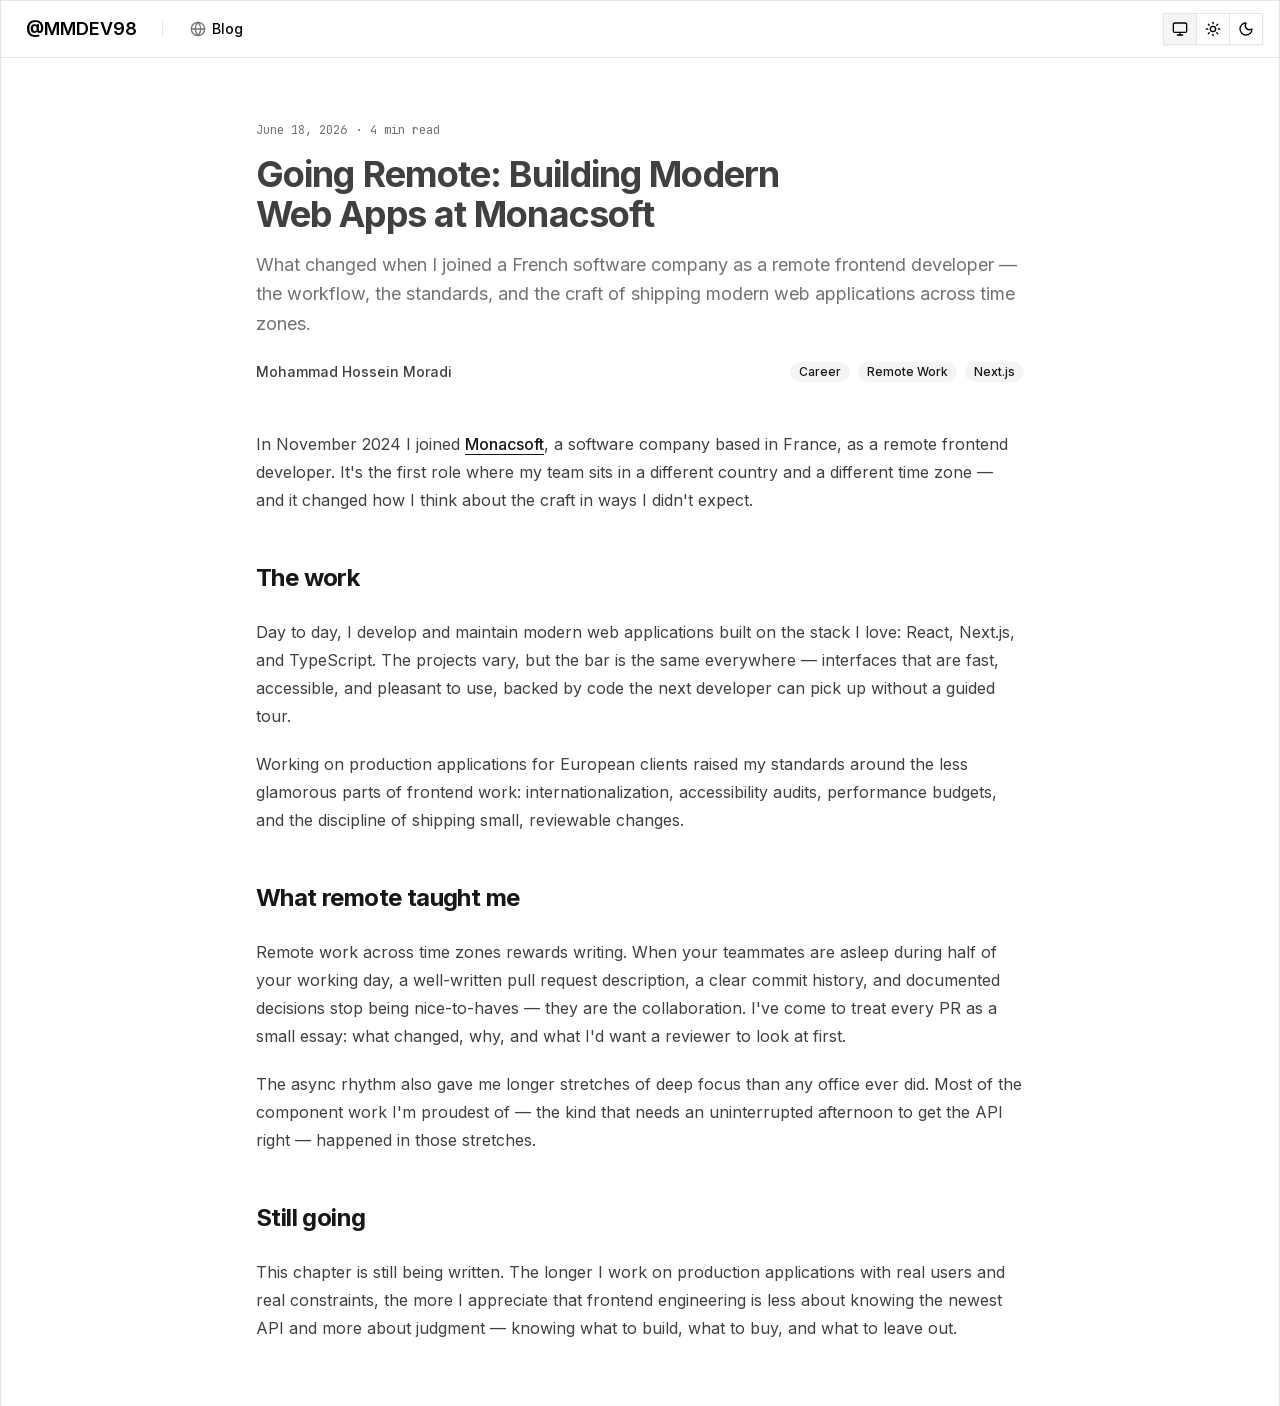
<file: blog/building-at-monacsoft/index.html>
<!DOCTYPE html><html lang="en" dir="ltr" data-scroll-behavior="smooth"><head><meta charSet="utf-8"/><meta name="viewport" content="width=device-width, initial-scale=1, maximum-scale=1"/><link rel="preload" href="/_next/static/media/70bc3e132a0a741e-s.p.3t6q91iet4nsy.woff2" as="font" crossorigin="" type="font/woff2"/><link rel="preload" href="/_next/static/media/83afe278b6a6bb3c-s.p.2bn3s6zvc0dyp.woff2" as="font" crossorigin="" type="font/woff2"/><link rel="preload" href="/_next/static/media/iranyekanwebblackfanum-s.p.34efqxe65znro.woff" as="font" crossorigin="" type="font/woff"/><link rel="preload" href="/_next/static/media/iranyekanwebboldfanum-s.p.2jmz1aonr2gmy.woff" as="font" crossorigin="" type="font/woff"/><link rel="preload" href="/_next/static/media/iranyekanwebextrablackfanum-s.p.3snr5pbdcvkki.woff" as="font" crossorigin="" type="font/woff"/><link rel="preload" href="/_next/static/media/iranyekanwebextraboldfanum-s.p.2f82zl4um8l-7.woff" as="font" crossorigin="" type="font/woff"/><link rel="preload" href="/_next/static/media/iranyekanweblightfanum-s.p.2ef8rv5kcn76q.woff" as="font" crossorigin="" type="font/woff"/><link rel="preload" href="/_next/static/media/iranyekanwebmediumfanum-s.p.3w5ihjn_y988w.woff" as="font" crossorigin="" type="font/woff"/><link rel="preload" href="/_next/static/media/iranyekanwebregularfanum-s.p.0-u-96ql351qt.woff" as="font" crossorigin="" type="font/woff"/><link rel="preload" href="/_next/static/media/iranyekanwebthinfanum-s.p.1mruqm31rt6rv.woff" as="font" crossorigin="" type="font/woff"/><link rel="stylesheet" href="/_next/static/chunks/33yajgvoqvocm.css" data-precedence="next"/><link rel="stylesheet" href="/_next/static/chunks/2johg7mzulaso.css" data-precedence="next"/><link rel="preload" as="script" fetchPriority="low" href="/_next/static/chunks/2g49ir6_3u95x.js"/><script src="/_next/static/chunks/2-heb4zakw7ga.js" async=""></script><script src="/_next/static/chunks/18q_bidehvl9h.js" async=""></script><script src="/_next/static/chunks/112j4_ui7siok.js" async=""></script><script src="/_next/static/chunks/2brd7eyisotcl.js" async=""></script><script src="/_next/static/chunks/turbopack-3972i4ugce8jl.js" async=""></script><script src="/_next/static/chunks/24r34a-n32hqc.js" async=""></script><script src="/_next/static/chunks/43vlts6fa95uy.js" async=""></script><script src="/_next/static/chunks/3lsiycls8h2s7.js" async=""></script><script src="/_next/static/chunks/0njh_wy68exc9.js" async=""></script><script src="/_next/static/chunks/0dq4l9zjdopuz.js" async=""></script><script src="/_next/static/chunks/2k2rfcnlc3oj0.js" async=""></script><script src="/_next/static/chunks/12wa4cy99gwru.js" async=""></script><script src="/_next/static/chunks/12m7hiluqzixx.js" async=""></script><script src="/_next/static/chunks/017b5tjnbybko.js" async=""></script><meta name="next-size-adjust" content=""/><meta name="theme-color" content="hsl(0 0% 12%)"/><meta name="theme-color" content="white"/><title>Going Remote: Building Modern Web Apps at Monacsoft | Mohammad Moradi | Software Engineer</title><meta name="description" content="What changed when I joined a French software company as a remote frontend developer — the workflow, the standards, and the craft of shipping modern web applications across time zones."/><link rel="manifest" href="/manifest.webmanifest"/><meta name="robots" content="index, follow"/><meta name="googlebot" content="index, follow, max-video-preview:-1, max-image-preview:large, max-snippet:-1"/><link rel="canonical" href="https://rsdev64.github.io/"/><meta property="og:title" content="Mohammad Moradi | Software Engineer"/><meta property="og:description" content="Mohammad Moradi is a software engineer with over 6 years of experience specializing in TypeScript and Rust, building high-performance web applications."/><meta property="og:url" content="https://rsdev64.github.io/"/><meta property="og:site_name" content="Mohammad Moradi | Software Engineer"/><meta property="og:locale" content="en"/><meta property="og:image" content="https://rsdev64.github.io/images/me.jpg"/><meta property="og:image:width" content="1024"/><meta property="og:image:height" content="1024"/><meta property="og:image:alt" content="Mohammad Moradi | Software Engineer"/><meta property="og:type" content="website"/><meta name="twitter:card" content="summary_large_image"/><meta name="twitter:title" content="Mohammad Moradi | Software Engineer"/><meta name="twitter:description" content="Mohammad Moradi is a software engineer with over 6 years of experience specializing in TypeScript and Rust, building high-performance web applications."/><meta name="twitter:image" content="https://rsdev64.github.io/images/me.jpg"/><link rel="icon" href="/favicon.ico?favicon.2ojoghhsay4k0.ico" sizes="48x48" type="image/x-icon"/><link rel="icon" href="/icon1.png?icon1.2a_h8i9j4f7ds.png" sizes="16x16" type="image/png"/><link rel="icon" href="/icon2.png?icon2.124i15350n94v.png" sizes="32x32" type="image/png"/><link rel="apple-touch-icon" href="/apple-icon.png?apple-icon.33rp9ye8hk8vn.png" sizes="180x180" type="image/png"/><script src="/_next/static/chunks/0cz1d0mv5g_q7.js" noModule=""></script></head><body class="font-sans antialiased jetbrains_mono_6104e6b7-module__s6uLTa__variable inter_fd091ad6-module__giF-bG__variable"><div hidden=""><!--$--><!--/$--></div><script>((a,b,c,d,e,f,g,h)=>{let i=document.documentElement,j=["light","dark"];function k(b){var c;(Array.isArray(a)?a:[a]).forEach(a=>{let c="class"===a,d=c&&f?e.map(a=>f[a]||a):e;c?(i.classList.remove(...d),i.classList.add(f&&f[b]?f[b]:b)):i.setAttribute(a,b)}),c=b,h&&j.includes(c)&&(i.style.colorScheme=c)}if(d)k(d);else try{let a=localStorage.getItem(b)||c,d=g&&"system"===a?window.matchMedia("(prefers-color-scheme: dark)").matches?"dark":"light":a;k(d)}catch(a){}})("class","theme","system",null,["light","dark"],null,true,true)</script><style>
:root {
  --bprogress-color: var(--color-primary);
  --bprogress-height: 3px;
  --bprogress-spinner-size: 18px;
  --bprogress-spinner-animation-duration: 400ms;
  --bprogress-spinner-border-size: 2px;
  --bprogress-box-shadow: 0 0 10px var(--color-primary), 0 0 5px var(--color-primary);
  --bprogress-z-index: 99999;
  --bprogress-spinner-top: 15px;
  --bprogress-spinner-bottom: auto;
  --bprogress-spinner-right: 15px;
  --bprogress-spinner-left: auto;
}

.bprogress {
  width: 0;
  height: 0;
  pointer-events: none;
  z-index: var(--bprogress-z-index);
}

.bprogress .bar {
  background: var(--bprogress-color);
  position: fixed;
  z-index: var(--bprogress-z-index);
  top: 0;
  left: 0;
  width: 100%;
  height: var(--bprogress-height);
}

/* Fancy blur effect */
.bprogress .peg {
  display: block;
  position: absolute;
  right: 0;
  width: 100px;
  height: 100%;
  box-shadow: var(--bprogress-box-shadow);
  opacity: 1.0;
  transform: rotate(3deg) translate(0px, -4px);
}

/* Remove these to get rid of the spinner */
.bprogress .spinner {
  display: block;
  position: fixed;
  z-index: var(--bprogress-z-index);
  top: var(--bprogress-spinner-top);
  bottom: var(--bprogress-spinner-bottom);
  right: var(--bprogress-spinner-right);
  left: var(--bprogress-spinner-left);
}

.bprogress .spinner-icon {
  width: var(--bprogress-spinner-size);
  height: var(--bprogress-spinner-size);
  box-sizing: border-box;
  border: solid var(--bprogress-spinner-border-size) transparent;
  border-top-color: var(--bprogress-color);
  border-left-color: var(--bprogress-color);
  border-radius: 50%;
  -webkit-animation: bprogress-spinner var(--bprogress-spinner-animation-duration) linear infinite;
  animation: bprogress-spinner var(--bprogress-spinner-animation-duration) linear infinite;
}

.bprogress-custom-parent {
  overflow: hidden;
  position: relative;
}

.bprogress-custom-parent .bprogress .spinner,
.bprogress-custom-parent .bprogress .bar {
  position: absolute;
}

.bprogress .indeterminate {
  position: fixed;
  top: 0;
  left: 0;
  width: 100%;
  height: var(--bprogress-height);
  overflow: hidden;
}

.bprogress .indeterminate .inc,
.bprogress .indeterminate .dec {
  position: absolute;
  top: 0;
  height: 100%;
  background-color: var(--bprogress-color);
}

.bprogress .indeterminate .inc {
  animation: bprogress-indeterminate-increase 2s infinite;
}

.bprogress .indeterminate .dec {
  animation: bprogress-indeterminate-decrease 2s 0.5s infinite;
}

@-webkit-keyframes bprogress-spinner {
  0%   { -webkit-transform: rotate(0deg); transform: rotate(0deg); }
  100% { -webkit-transform: rotate(360deg); transform: rotate(360deg); }
}

@keyframes bprogress-spinner {
  0%   { transform: rotate(0deg); }
  100% { transform: rotate(360deg); }
}

@keyframes bprogress-indeterminate-increase {
  from { left: -5%; width: 5%; }
  to { left: 130%; width: 100%; }
}

@keyframes bprogress-indeterminate-decrease {
  from { left: -80%; width: 80%; }
  to { left: 110%; width: 10%; }
}
</style><!--$!--><template data-dgst="BAILOUT_TO_CLIENT_SIDE_RENDERING"></template><!--/$--><div><header class="border-y bg-background sticky top-0 z-2"><div class="mx-auto flex h-14 w-full max-w-7xl items-center border-x px-2 xl:px-4"><a role="button" tabindex="0" data-slot="button" class="group/button inline-flex shrink-0 items-center justify-center border border-transparent bg-clip-padding whitespace-nowrap transition-all outline-none select-none focus-visible:border-ring focus-visible:ring-3 focus-visible:ring-ring/50 active:not-aria-[haspopup]:translate-y-px disabled:pointer-events-none disabled:opacity-50 aria-invalid:border-destructive aria-invalid:ring-3 aria-invalid:ring-destructive/20 dark:aria-invalid:border-destructive/50 dark:aria-invalid:ring-destructive/40 [&amp;_svg]:pointer-events-none [&amp;_svg]:shrink-0 [&amp;_svg:not([class*=&#x27;size-&#x27;])]:size-4 cursor-pointer hover:bg-muted hover:text-foreground aria-expanded:bg-muted aria-expanded:text-foreground dark:hover:bg-muted/50 h-10 gap-1.5 has-data-[icon=inline-end]:pr-2 has-data-[icon=inline-start]:pl-2 px-2 text-lg font-semibold uppercase" href="/">@MMDEV98</a><div data-orientation="vertical" role="separator" aria-orientation="vertical" data-slot="separator" class="bg-border shrink-0 data-horizontal:h-px data-horizontal:w-full data-vertical:w-px data-vertical:self-stretch mx-4 my-auto hidden h-4 md:block"></div><nav class="hidden md:block"><ol class="flex"><ol><a role="button" tabindex="0" data-slot="button" class="group/button inline-flex shrink-0 items-center justify-center border border-transparent bg-clip-padding text-sm font-medium whitespace-nowrap transition-all outline-none select-none focus-visible:border-ring focus-visible:ring-3 focus-visible:ring-ring/50 active:not-aria-[haspopup]:translate-y-px disabled:pointer-events-none disabled:opacity-50 aria-invalid:border-destructive aria-invalid:ring-3 aria-invalid:ring-destructive/20 dark:aria-invalid:border-destructive/50 dark:aria-invalid:ring-destructive/40 [&amp;_svg]:pointer-events-none [&amp;_svg]:shrink-0 [&amp;_svg:not([class*=&#x27;size-&#x27;])]:size-4 cursor-pointer hover:bg-muted hover:text-foreground aria-expanded:bg-muted aria-expanded:text-foreground dark:hover:bg-muted/50 h-10 gap-1.5 px-2.5 has-data-[icon=inline-end]:pr-2 has-data-[icon=inline-start]:pl-2" href="/blog/"><svg xmlns="http://www.w3.org/2000/svg" width="24" height="24" viewBox="0 0 24 24" fill="none" stroke="currentColor" stroke-width="2" stroke-linecap="round" stroke-linejoin="round" class="lucide lucide-globe text-muted-foreground size-4" aria-hidden="true"><circle cx="12" cy="12" r="10"></circle><path d="M12 2a14.5 14.5 0 0 0 0 20 14.5 14.5 0 0 0 0-20"></path><path d="M2 12h20"></path></svg>Blog</a></ol></ol></nav><div class="ms-auto flex items-center md:gap-2"><div data-orientation="horizontal" role="group" data-slot="toggle-group" data-variant="outline" data-spacing="0" class="group/toggle-group w-fit flex-row items-center gap-[--spacing(var(--gap))] data-vertical:flex-col data-vertical:items-stretch data-[spacing=0]:data-[variant=outline]:shadow-xs hidden md:flex" style="--gap:0"><button type="button" aria-disabled="false" tabindex="-1" aria-pressed="false" data-slot="tooltip-trigger" data-variant="outline" data-size="sm" data-spacing="0" aria-label="System" id="base-ui-_R_6lhivalb_" data-base-ui-tooltip-trigger="" class="shrink-0 group-data-[spacing=0]/toggle-group:px-2 group-data-[spacing=0]/toggle-group:shadow-none focus:z-10 focus-visible:z-10 group-data-[spacing=0]/toggle-group:has-data-[icon=inline-end]:pe-1.5 group-data-[spacing=0]/toggle-group:has-data-[icon=inline-start]:ps-1.5 group-data-horizontal/toggle-group:data-[spacing=0]:data-[variant=outline]:border-s-0 group-data-vertical/toggle-group:data-[spacing=0]:data-[variant=outline]:border-t-0 group-data-horizontal/toggle-group:data-[spacing=0]:data-[variant=outline]:first:border-s group-data-vertical/toggle-group:data-[spacing=0]:data-[variant=outline]:first:border-t group/toggle active:not-aria-[haspopup]:translate-y-px inline-flex items-center justify-center gap-1 text-sm font-medium whitespace-nowrap transition-[color,box-shadow] outline-none hover:text-foreground focus-visible:border-ring focus-visible:ring-[3px] focus-visible:ring-ring/50 disabled:pointer-events-none disabled:opacity-50 aria-invalid:border-destructive aria-invalid:ring-destructive/20 dark:aria-invalid:ring-destructive/40 [&amp;_svg]:pointer-events-none [&amp;_svg]:shrink-0 [&amp;_svg:not([class*=&#x27;size-&#x27;])]:size-4 border border-input bg-transparent hover:bg-muted aria-pressed:bg-muted h-8 min-w-8 px-2.5 has-data-[icon=inline-end]:pe-1.5 has-data-[icon=inline-start]:ps-1.5"><svg xmlns="http://www.w3.org/2000/svg" width="24" height="24" viewBox="0 0 24 24" fill="none" stroke="currentColor" stroke-width="2" stroke-linecap="round" stroke-linejoin="round" class="lucide lucide-monitor" aria-hidden="true"><rect width="20" height="14" x="2" y="3" rx="2"></rect><line x1="8" x2="16" y1="21" y2="21"></line><line x1="12" x2="12" y1="17" y2="21"></line></svg><span class="sr-only">System</span></button><button type="button" aria-disabled="false" tabindex="-1" aria-pressed="false" data-slot="tooltip-trigger" data-variant="outline" data-size="sm" data-spacing="0" aria-label="Light" id="base-ui-_R_6phivalb_" data-base-ui-tooltip-trigger="" class="shrink-0 group-data-[spacing=0]/toggle-group:px-2 group-data-[spacing=0]/toggle-group:shadow-none focus:z-10 focus-visible:z-10 group-data-[spacing=0]/toggle-group:has-data-[icon=inline-end]:pe-1.5 group-data-[spacing=0]/toggle-group:has-data-[icon=inline-start]:ps-1.5 group-data-horizontal/toggle-group:data-[spacing=0]:data-[variant=outline]:border-s-0 group-data-vertical/toggle-group:data-[spacing=0]:data-[variant=outline]:border-t-0 group-data-horizontal/toggle-group:data-[spacing=0]:data-[variant=outline]:first:border-s group-data-vertical/toggle-group:data-[spacing=0]:data-[variant=outline]:first:border-t group/toggle active:not-aria-[haspopup]:translate-y-px inline-flex items-center justify-center gap-1 text-sm font-medium whitespace-nowrap transition-[color,box-shadow] outline-none hover:text-foreground focus-visible:border-ring focus-visible:ring-[3px] focus-visible:ring-ring/50 disabled:pointer-events-none disabled:opacity-50 aria-invalid:border-destructive aria-invalid:ring-destructive/20 dark:aria-invalid:ring-destructive/40 [&amp;_svg]:pointer-events-none [&amp;_svg]:shrink-0 [&amp;_svg:not([class*=&#x27;size-&#x27;])]:size-4 border border-input bg-transparent hover:bg-muted aria-pressed:bg-muted h-8 min-w-8 px-2.5 has-data-[icon=inline-end]:pe-1.5 has-data-[icon=inline-start]:ps-1.5"><svg xmlns="http://www.w3.org/2000/svg" width="24" height="24" viewBox="0 0 24 24" fill="none" stroke="currentColor" stroke-width="2" stroke-linecap="round" stroke-linejoin="round" class="lucide lucide-sun" aria-hidden="true"><circle cx="12" cy="12" r="4"></circle><path d="M12 2v2"></path><path d="M12 20v2"></path><path d="m4.93 4.93 1.41 1.41"></path><path d="m17.66 17.66 1.41 1.41"></path><path d="M2 12h2"></path><path d="M20 12h2"></path><path d="m6.34 17.66-1.41 1.41"></path><path d="m19.07 4.93-1.41 1.41"></path></svg><span class="sr-only">Light</span></button><button type="button" aria-disabled="false" tabindex="-1" aria-pressed="false" data-slot="tooltip-trigger" data-variant="outline" data-size="sm" data-spacing="0" aria-label="Dark" id="base-ui-_R_6thivalb_" data-base-ui-tooltip-trigger="" class="shrink-0 group-data-[spacing=0]/toggle-group:px-2 group-data-[spacing=0]/toggle-group:shadow-none focus:z-10 focus-visible:z-10 group-data-[spacing=0]/toggle-group:has-data-[icon=inline-end]:pe-1.5 group-data-[spacing=0]/toggle-group:has-data-[icon=inline-start]:ps-1.5 group-data-horizontal/toggle-group:data-[spacing=0]:data-[variant=outline]:border-s-0 group-data-vertical/toggle-group:data-[spacing=0]:data-[variant=outline]:border-t-0 group-data-horizontal/toggle-group:data-[spacing=0]:data-[variant=outline]:first:border-s group-data-vertical/toggle-group:data-[spacing=0]:data-[variant=outline]:first:border-t group/toggle active:not-aria-[haspopup]:translate-y-px inline-flex items-center justify-center gap-1 text-sm font-medium whitespace-nowrap transition-[color,box-shadow] outline-none hover:text-foreground focus-visible:border-ring focus-visible:ring-[3px] focus-visible:ring-ring/50 disabled:pointer-events-none disabled:opacity-50 aria-invalid:border-destructive aria-invalid:ring-destructive/20 dark:aria-invalid:ring-destructive/40 [&amp;_svg]:pointer-events-none [&amp;_svg]:shrink-0 [&amp;_svg:not([class*=&#x27;size-&#x27;])]:size-4 border border-input bg-transparent hover:bg-muted aria-pressed:bg-muted h-8 min-w-8 px-2.5 has-data-[icon=inline-end]:pe-1.5 has-data-[icon=inline-start]:ps-1.5"><svg xmlns="http://www.w3.org/2000/svg" width="24" height="24" viewBox="0 0 24 24" fill="none" stroke="currentColor" stroke-width="2" stroke-linecap="round" stroke-linejoin="round" class="lucide lucide-moon" aria-hidden="true"><path d="M20.985 12.486a9 9 0 1 1-9.473-9.472c.405-.022.617.46.402.803a6 6 0 0 0 8.268 8.268c.344-.215.825-.004.803.401"></path></svg><span class="sr-only">Dark</span></button></div><button class="hover:bg-muted flex h-10 w-10 items-center justify-center rounded-md focus-visible:outline-none md:hidden" aria-label="Toggle Menu"><svg viewBox="0 0 24 24" width="24" height="24" fill="none" preserveAspectRatio="none"><line x1="4" y1="6" x2="20" y2="6" stroke="currentColor" stroke-width="2" vector-effect="non-scaling-stroke" style="transform:none;transform-origin:50% 50%;transform-box:fill-box"></line><line x1="4" y1="12" x2="20" y2="12" stroke="currentColor" stroke-width="2" vector-effect="non-scaling-stroke" opacity="1"></line><line x1="4" y1="18" x2="20" y2="18" stroke="currentColor" stroke-width="2" vector-effect="non-scaling-stroke" style="transform:none;transform-origin:50% 50%;transform-box:fill-box"></line></svg></button></div></div></header><div class="relative z-1 mx-auto min-h-svh w-full max-w-7xl border-x"><div class="bg-background flex min-h-svh flex-col"><div class="flex-1 px-6 py-6 lg:px-8 lg:py-16"><div class="mx-auto w-full max-w-3xl"><article class="prose prose-neutral dark:prose-invert prose-headings:tracking-tight prose-a:underline-offset-4 prose-pre:border max-w-none"><header class="not-prose mb-12"><div class="text-muted-foreground flex items-center gap-2 font-mono text-xs"><time dateTime="2026-06-18T00:00:00.000Z">June 18, 2026</time><span aria-hidden="true">·</span><span>4<!-- --> min read</span></div><h1 class="mt-4 text-4xl font-bold tracking-tight text-balance">Going Remote: Building Modern Web Apps at Monacsoft</h1><p class="text-muted-foreground mt-4 text-lg leading-relaxed">What changed when I joined a French software company as a remote frontend developer — the workflow, the standards, and the craft of shipping modern web applications across time zones.</p><div class="mt-6 flex items-center justify-between gap-4"><span class="text-sm font-medium">Mohammad Hossein Moradi</span><div class="flex flex-wrap gap-2"><span data-slot="badge" data-variant="secondary" class="group/badge inline-flex h-5 w-fit shrink-0 items-center justify-center gap-1 overflow-hidden rounded-4xl border border-transparent px-2 py-0.5 text-xs font-medium whitespace-nowrap transition-all focus-visible:border-ring focus-visible:ring-[3px] focus-visible:ring-ring/50 has-data-[icon=inline-end]:pr-1.5 has-data-[icon=inline-start]:pl-1.5 aria-invalid:border-destructive aria-invalid:ring-destructive/20 dark:aria-invalid:ring-destructive/40 [&amp;&gt;svg]:pointer-events-none [&amp;&gt;svg]:size-3! bg-secondary text-secondary-foreground [a]:hover:bg-secondary/80">Career</span><span data-slot="badge" data-variant="secondary" class="group/badge inline-flex h-5 w-fit shrink-0 items-center justify-center gap-1 overflow-hidden rounded-4xl border border-transparent px-2 py-0.5 text-xs font-medium whitespace-nowrap transition-all focus-visible:border-ring focus-visible:ring-[3px] focus-visible:ring-ring/50 has-data-[icon=inline-end]:pr-1.5 has-data-[icon=inline-start]:pl-1.5 aria-invalid:border-destructive aria-invalid:ring-destructive/20 dark:aria-invalid:ring-destructive/40 [&amp;&gt;svg]:pointer-events-none [&amp;&gt;svg]:size-3! bg-secondary text-secondary-foreground [a]:hover:bg-secondary/80">Remote Work</span><span data-slot="badge" data-variant="secondary" class="group/badge inline-flex h-5 w-fit shrink-0 items-center justify-center gap-1 overflow-hidden rounded-4xl border border-transparent px-2 py-0.5 text-xs font-medium whitespace-nowrap transition-all focus-visible:border-ring focus-visible:ring-[3px] focus-visible:ring-ring/50 has-data-[icon=inline-end]:pr-1.5 has-data-[icon=inline-start]:pl-1.5 aria-invalid:border-destructive aria-invalid:ring-destructive/20 dark:aria-invalid:ring-destructive/40 [&amp;&gt;svg]:pointer-events-none [&amp;&gt;svg]:size-3! bg-secondary text-secondary-foreground [a]:hover:bg-secondary/80">Next.js</span></div></div></header>
<p>In November 2024 I joined <a href="https://monacsoft.mc">Monacsoft</a>, a software company
based in France, as a remote frontend developer. It&#x27;s the first role where my
team sits in a different country and a different time zone — and it changed
how I think about the craft in ways I didn&#x27;t expect.</p>
<h2>The work</h2>
<p>Day to day, I develop and maintain modern web applications built on the stack
I love: React, Next.js, and TypeScript. The projects vary, but the bar is the
same everywhere — interfaces that are fast, accessible, and pleasant to use,
backed by code the next developer can pick up without a guided tour.</p>
<p>Working on production applications for European clients raised my standards
around the less glamorous parts of frontend work: internationalization,
accessibility audits, performance budgets, and the discipline of shipping
small, reviewable changes.</p>
<h2>What remote taught me</h2>
<p>Remote work across time zones rewards writing. When your teammates are asleep
during half of your working day, a well-written pull request description, a
clear commit history, and documented decisions stop being nice-to-haves — they
are the collaboration. I&#x27;ve come to treat every PR as a small essay: what
changed, why, and what I&#x27;d want a reviewer to look at first.</p>
<p>The async rhythm also gave me longer stretches of deep focus than any office
ever did. Most of the component work I&#x27;m proudest of — the kind that needs an
uninterrupted afternoon to get the API right — happened in those stretches.</p>
<h2>Still going</h2>
<p>This chapter is still being written. The longer I work on production
applications with real users and real constraints, the more I appreciate that
frontend engineering is less about knowing the newest API and more about
judgment — knowing what to build, what to buy, and what to leave out.</p><!--$--><!--/$--></article></div></div></div></div><span class="bg-background fixed inset-0 inline-flex bg-size-[10px_10px] bg-fixed [--pattern-fg:var(--color-muted)] bg-[repeating-linear-gradient(315deg,var(--pattern-fg)_0,var(--pattern-fg)_1px,transparent_0,transparent_50%)] will-change-transform"></span></div><script src="/_next/static/chunks/2g49ir6_3u95x.js" id="_R_" async=""></script><script>(self.__next_f=self.__next_f||[]).push([0])</script><script>self.__next_f.push([1,"1:\"$Sreact.fragment\"\n3:I[1795,[\"/_next/static/chunks/24r34a-n32hqc.js\",\"/_next/static/chunks/43vlts6fa95uy.js\",\"/_next/static/chunks/3lsiycls8h2s7.js\",\"/_next/static/chunks/0njh_wy68exc9.js\",\"/_next/static/chunks/0dq4l9zjdopuz.js\",\"/_next/static/chunks/2k2rfcnlc3oj0.js\",\"/_next/static/chunks/12wa4cy99gwru.js\",\"/_next/static/chunks/12m7hiluqzixx.js\",\"/_next/static/chunks/017b5tjnbybko.js\"],\"MainLayout\"]\n4:I[78382,[\"/_next/static/chunks/24r34a-n32hqc.js\",\"/_next/static/chunks/43vlts6fa95uy.js\",\"/_next/static/chunks/3lsiycls8h2s7.js\",\"/_next/static/chunks/0njh_wy68exc9.js\",\"/_next/static/chunks/0dq4l9zjdopuz.js\",\"/_next/static/chunks/2k2rfcnlc3oj0.js\",\"/_next/static/chunks/12wa4cy99gwru.js\"],\"default\"]\n5:I[21791,[\"/_next/static/chunks/24r34a-n32hqc.js\",\"/_next/static/chunks/43vlts6fa95uy.js\",\"/_next/static/chunks/3lsiycls8h2s7.js\",\"/_next/static/chunks/0njh_wy68exc9.js\",\"/_next/static/chunks/0dq4l9zjdopuz.js\",\"/_next/static/chunks/2k2rfcnlc3oj0.js\",\"/_next/static/chunks/12wa4cy99gwru.js\"],\"default\"]\nb:I[87094,[\"/_next/static/chunks/24r34a-n32hqc.js\",\"/_next/static/chunks/43vlts6fa95uy.js\",\"/_next/static/chunks/3lsiycls8h2s7.js\",\"/_next/static/chunks/0njh_wy68exc9.js\",\"/_next/static/chunks/0dq4l9zjdopuz.js\",\"/_next/static/chunks/2k2rfcnlc3oj0.js\",\"/_next/static/chunks/12wa4cy99gwru.js\"],\"default\",1]\n:HL[\"/_next/static/chunks/33yajgvoqvocm.css\",\"style\"]\n:HL[\"/_next/static/chunks/2johg7mzulaso.css\",\"style\"]\n:HL[\"/_next/static/media/70bc3e132a0a741e-s.p.3t6q91iet4nsy.woff2\",\"font\",{\"crossOrigin\":\"\",\"type\":\"font/woff2\"}]\n:HL[\"/_next/static/media/83afe278b6a6bb3c-s.p.2bn3s6zvc0dyp.woff2\",\"font\",{\"crossOrigin\":\"\",\"type\":\"font/woff2\"}]\n:HL[\"/_next/static/media/iranyekanwebblackfanum-s.p.34efqxe65znro.woff\",\"font\",{\"crossOrigin\":\"\",\"type\":\"font/woff\"}]\n:HL[\"/_next/static/media/iranyekanwebboldfanum-s.p.2jmz1aonr2gmy.woff\",\"font\",{\"crossOrigin\":\"\",\"type\":\"font/woff\"}]\n:HL[\"/_next/static/media/iranyekanwebextrablackfanum-s.p.3snr5pbdcvkki.woff\",\"font\",{\"crossOrigin\":\"\",\"type\":\"font/woff\"}]\n:HL[\"/_next/static/media/iranyekanwebextraboldfanum-s.p.2f82zl4um8l-7.woff\",\"font\",{\"crossOrigin\":\"\",\"type\":\"font/woff\"}]\n:HL[\"/_next/static/media/iranyekanweblightfanum-s.p.2ef8rv5kcn76q.woff\",\"font\",{\"crossOrigin\":\"\",\"type\":\"font/woff\"}]\n:HL[\"/_next/static/media/iranyekanwebmediumfanum-s.p.3w5ihjn_y988w.woff\",\"font\",{\"crossOrigin\":\"\",\"type\":\"font/woff\"}]\n:HL[\"/_next/static/media/iranyekanwebregularfanum-s.p.0-u-96ql351qt.woff\",\"font\",{\"crossOrigin\":\"\",\"type\":\"font/woff\"}]\n:HL[\"/_next/static/media/iranyekanwebthinfanum-s.p.1mruqm31rt6rv.woff\",\"font\",{\"crossOrigin\":\"\",\"type\":\"font/woff\"}]\n"])</script><script>self.__next_f.push([1,"0:{\"P\":null,\"c\":[\"\",\"blog\",\"building-at-monacsoft\",\"\"],\"q\":\"\",\"i\":false,\"f\":[[[\"\",{\"children\":[\"(main-layout)\",{\"children\":[\"blog\",{\"children\":[\"(posts)\",{\"children\":[\"building-at-monacsoft\",{\"children\":[\"__PAGE__\",{}]}]}]}]}]},\"$undefined\",\"$undefined\",16],[[\"$\",\"$1\",\"c\",{\"children\":[[[\"$\",\"link\",\"0\",{\"rel\":\"stylesheet\",\"href\":\"/_next/static/chunks/33yajgvoqvocm.css\",\"precedence\":\"next\",\"crossOrigin\":\"$undefined\",\"nonce\":\"$undefined\"}],[\"$\",\"link\",\"1\",{\"rel\":\"stylesheet\",\"href\":\"/_next/static/chunks/2johg7mzulaso.css\",\"precedence\":\"next\",\"crossOrigin\":\"$undefined\",\"nonce\":\"$undefined\"}],[\"$\",\"script\",\"script-0\",{\"src\":\"/_next/static/chunks/24r34a-n32hqc.js\",\"async\":true,\"nonce\":\"$undefined\"}],[\"$\",\"script\",\"script-1\",{\"src\":\"/_next/static/chunks/43vlts6fa95uy.js\",\"async\":true,\"nonce\":\"$undefined\"}],[\"$\",\"script\",\"script-2\",{\"src\":\"/_next/static/chunks/3lsiycls8h2s7.js\",\"async\":true,\"nonce\":\"$undefined\"}],[\"$\",\"script\",\"script-3\",{\"src\":\"/_next/static/chunks/0njh_wy68exc9.js\",\"async\":true,\"nonce\":\"$undefined\"}],[\"$\",\"script\",\"script-4\",{\"src\":\"/_next/static/chunks/0dq4l9zjdopuz.js\",\"async\":true,\"nonce\":\"$undefined\"}],[\"$\",\"script\",\"script-5\",{\"src\":\"/_next/static/chunks/2k2rfcnlc3oj0.js\",\"async\":true,\"nonce\":\"$undefined\"}],[\"$\",\"script\",\"script-6\",{\"src\":\"/_next/static/chunks/12wa4cy99gwru.js\",\"async\":true,\"nonce\":\"$undefined\"}]],\"$L2\"]}],{\"children\":[[\"$\",\"$1\",\"c\",{\"children\":[[[\"$\",\"script\",\"script-0\",{\"src\":\"/_next/static/chunks/12m7hiluqzixx.js\",\"async\":true,\"nonce\":\"$undefined\"}],[\"$\",\"script\",\"script-1\",{\"src\":\"/_next/static/chunks/017b5tjnbybko.js\",\"async\":true,\"nonce\":\"$undefined\"}]],[\"$\",\"$L3\",null,{\"children\":[\"$\",\"$L4\",null,{\"parallelRouterKey\":\"children\",\"error\":\"$undefined\",\"errorStyles\":\"$undefined\",\"errorScripts\":\"$undefined\",\"template\":[\"$\",\"$L5\",null,{}],\"templateStyles\":\"$undefined\",\"templateScripts\":\"$undefined\",\"notFound\":[[[\"$\",\"title\",null,{\"children\":\"404: This page could not be found.\"}],[\"$\",\"div\",null,{\"style\":{\"fontFamily\":\"system-ui,\\\"Segoe UI\\\",Roboto,Helvetica,Arial,sans-serif,\\\"Apple Color Emoji\\\",\\\"Segoe UI Emoji\\\"\",\"height\":\"100vh\",\"textAlign\":\"center\",\"display\":\"flex\",\"flexDirection\":\"column\",\"alignItems\":\"center\",\"justifyContent\":\"center\"},\"children\":[\"$\",\"div\",null,{\"children\":[[\"$\",\"style\",null,{\"dangerouslySetInnerHTML\":{\"__html\":\"body{color:#000;background:#fff;margin:0}.next-error-h1{border-right:1px solid rgba(0,0,0,.3)}@media (prefers-color-scheme:dark){body{color:#fff;background:#000}.next-error-h1{border-right:1px solid rgba(255,255,255,.3)}}\"}}],[\"$\",\"h1\",null,{\"className\":\"next-error-h1\",\"style\":{\"display\":\"inline-block\",\"margin\":\"0 20px 0 0\",\"padding\":\"0 23px 0 0\",\"fontSize\":24,\"fontWeight\":500,\"verticalAlign\":\"top\",\"lineHeight\":\"49px\"},\"children\":404}],[\"$\",\"div\",null,{\"style\":{\"display\":\"inline-block\"},\"children\":[\"$\",\"h2\",null,{\"style\":{\"fontSize\":14,\"fontWeight\":400,\"lineHeight\":\"49px\",\"margin\":0},\"children\":\"This page could not be found.\"}]}]]}]}]],[]],\"forbidden\":[[[\"$\",\"title\",null,{\"children\":\"403: This page could not be accessed.\"}],[\"$\",\"div\",null,{\"style\":\"$0:f:0:1:1:children:0:props:children:1:props:children:props:notFound:0:1:props:style\",\"children\":[\"$\",\"div\",null,{\"children\":[[\"$\",\"style\",null,{\"dangerouslySetInnerHTML\":{\"__html\":\"body{color:#000;background:#fff;margin:0}.next-error-h1{border-right:1px solid rgba(0,0,0,.3)}@media (prefers-color-scheme:dark){body{color:#fff;background:#000}.next-error-h1{border-right:1px solid rgba(255,255,255,.3)}}\"}}],[\"$\",\"h1\",null,{\"className\":\"next-error-h1\",\"style\":\"$0:f:0:1:1:children:0:props:children:1:props:children:props:notFound:0:1:props:children:props:children:1:props:style\",\"children\":403}],[\"$\",\"div\",null,{\"style\":\"$0:f:0:1:1:children:0:props:children:1:props:children:props:notFound:0:1:props:children:props:children:2:props:style\",\"children\":[\"$\",\"h2\",null,{\"style\":\"$0:f:0:1:1:children:0:props:children:1:props:children:props:notFound:0:1:props:children:props:children:2:props:children:props:style\",\"children\":\"This page could not be accessed.\"}]}]]}]}]],[]],\"unauthorized\":[[[\"$\",\"title\",null,{\"children\":\"401: You're not authorized to access this page.\"}],[\"$\",\"div\",null,{\"style\":\"$0:f:0:1:1:children:0:props:children:1:props:children:props:notFound:0:1:props:style\",\"children\":[\"$\",\"div\",null,{\"children\":[[\"$\",\"style\",null,{\"dangerouslySetInnerHTML\":{\"__html\":\"body{color:#000;background:#fff;margin:0}.next-error-h1{border-right:1px solid rgba(0,0,0,.3)}@media (prefers-color-scheme:dark){body{color:#fff;background:#000}.next-error-h1{border-right:1px solid rgba(255,255,255,.3)}}\"}}],[\"$\",\"h1\",null,{\"className\":\"next-error-h1\",\"style\":\"$0:f:0:1:1:children:0:props:children:1:props:children:props:notFound:0:1:props:children:props:children:1:props:style\",\"children\":401}],[\"$\",\"div\",null,{\"style\":\"$0:f:0:1:1:children:0:props:children:1:props:children:props:notFound:0:1:props:children:props:children:2:props:style\",\"children\":[\"$\",\"h2\",null,{\"style\":\"$0:f:0:1:1:children:0:props:children:1:props:children:props:notFound:0:1:props:children:props:children:2:props:children:props:style\",\"children\":\"You're not authorized to access this page.\"}]}]]}]}]],[]]}]}]]}],{\"children\":[[\"$\",\"$1\",\"c\",{\"children\":[null,[\"$\",\"$L4\",null,{\"parallelRouterKey\":\"children\",\"error\":\"$undefined\",\"errorStyles\":\"$undefined\",\"errorScripts\":\"$undefined\",\"template\":[\"$\",\"$L5\",null,{}],\"templateStyles\":\"$undefined\",\"templateScripts\":\"$undefined\",\"notFound\":\"$undefined\",\"forbidden\":\"$undefined\",\"unauthorized\":\"$undefined\"}]]}],{\"children\":[[\"$\",\"$1\",\"c\",{\"children\":[null,[\"$\",\"div\",null,{\"className\":\"bg-background flex min-h-svh flex-col\",\"children\":[\"$\",\"div\",null,{\"className\":\"flex-1 px-6 py-6 lg:px-8 lg:py-16\",\"children\":[\"$\",\"div\",null,{\"className\":\"mx-auto w-full max-w-3xl\",\"children\":\"$L6\"}]}]}]]}],{\"children\":[\"$L7\",{\"children\":[\"$L8\",{},null,false,null]},null,false,\"$@9\"]},null,false,null]},null,false,\"$@9\"]},null,false,null]},null,false,null],\"$La\",false]],\"m\":\"$undefined\",\"G\":[\"$b\",[\"$Lc\",\"$Ld\"]],\"S\":true,\"h\":null,\"s\":\"$undefined\",\"l\":\"$undefined\",\"p\":\"$undefined\",\"d\":\"$undefined\",\"b\":\"Bdv80WwszFGPZFBZOB-29\"}\n"])</script><script>self.__next_f.push([1,"16:I[86804,[\"/_next/static/chunks/24r34a-n32hqc.js\",\"/_next/static/chunks/43vlts6fa95uy.js\",\"/_next/static/chunks/3lsiycls8h2s7.js\",\"/_next/static/chunks/0njh_wy68exc9.js\",\"/_next/static/chunks/0dq4l9zjdopuz.js\",\"/_next/static/chunks/2k2rfcnlc3oj0.js\",\"/_next/static/chunks/12wa4cy99gwru.js\"],\"ViewportBoundary\"]\n18:I[86804,[\"/_next/static/chunks/24r34a-n32hqc.js\",\"/_next/static/chunks/43vlts6fa95uy.js\",\"/_next/static/chunks/3lsiycls8h2s7.js\",\"/_next/static/chunks/0njh_wy68exc9.js\",\"/_next/static/chunks/0dq4l9zjdopuz.js\",\"/_next/static/chunks/2k2rfcnlc3oj0.js\",\"/_next/static/chunks/12wa4cy99gwru.js\"],\"MetadataBoundary\"]\n19:\"$Sreact.suspense\"\n6:[\"$\",\"article\",null,{\"className\":\"prose prose-neutral dark:prose-invert prose-headings:tracking-tight prose-a:underline-offset-4 prose-pre:border max-w-none\",\"children\":[\"$\",\"$L4\",null,{\"parallelRouterKey\":\"children\",\"error\":\"$undefined\",\"errorStyles\":\"$undefined\",\"errorScripts\":\"$undefined\",\"template\":[\"$\",\"$L5\",null,{}],\"templateStyles\":\"$undefined\",\"templateScripts\":\"$undefined\",\"notFound\":\"$undefined\",\"forbidden\":\"$undefined\",\"unauthorized\":\"$undefined\"}]}]\n7:[\"$\",\"$1\",\"c\",{\"children\":[null,[\"$\",\"$L4\",null,{\"parallelRouterKey\":\"children\",\"error\":\"$undefined\",\"errorStyles\":\"$undefined\",\"errorScripts\":\"$undefined\",\"template\":[\"$\",\"$L5\",null,{}],\"templateStyles\":\"$undefined\",\"templateScripts\":\"$undefined\",\"notFound\":\"$undefined\",\"forbidden\":\"$undefined\",\"unauthorized\":\"$undefined\"}]]}]\n"])</script><script>self.__next_f.push([1,"8:[\"$\",\"$1\",\"c\",{\"children\":[[[\"$\",\"header\",null,{\"className\":\"not-prose mb-12\",\"children\":[[\"$\",\"div\",null,{\"className\":\"text-muted-foreground flex items-center gap-2 font-mono text-xs\",\"children\":[[\"$\",\"time\",null,{\"dateTime\":\"2026-06-18T00:00:00.000Z\",\"children\":\"June 18, 2026\"}],[\"$\",\"span\",null,{\"aria-hidden\":true,\"children\":\"·\"}],[\"$\",\"span\",null,{\"children\":[4,\" min read\"]}]]}],[\"$\",\"h1\",null,{\"className\":\"mt-4 text-4xl font-bold tracking-tight text-balance\",\"children\":\"Going Remote: Building Modern Web Apps at Monacsoft\"}],[\"$\",\"p\",null,{\"className\":\"text-muted-foreground mt-4 text-lg leading-relaxed\",\"children\":\"What changed when I joined a French software company as a remote frontend developer — the workflow, the standards, and the craft of shipping modern web applications across time zones.\"}],[\"$\",\"div\",null,{\"className\":\"mt-6 flex items-center justify-between gap-4\",\"children\":[[\"$\",\"span\",null,{\"className\":\"text-sm font-medium\",\"children\":\"Mohammad Hossein Moradi\"}],[\"$\",\"div\",null,{\"className\":\"flex flex-wrap gap-2\",\"children\":[[\"$\",\"span\",\"Career\",{\"data-slot\":\"badge\",\"data-variant\":\"secondary\",\"className\":\"group/badge inline-flex h-5 w-fit shrink-0 items-center justify-center gap-1 overflow-hidden rounded-4xl border border-transparent px-2 py-0.5 text-xs font-medium whitespace-nowrap transition-all focus-visible:border-ring focus-visible:ring-[3px] focus-visible:ring-ring/50 has-data-[icon=inline-end]:pr-1.5 has-data-[icon=inline-start]:pl-1.5 aria-invalid:border-destructive aria-invalid:ring-destructive/20 dark:aria-invalid:ring-destructive/40 [\u0026\u003esvg]:pointer-events-none [\u0026\u003esvg]:size-3! bg-secondary text-secondary-foreground [a]:hover:bg-secondary/80\",\"children\":\"Career\"}],[\"$\",\"span\",\"Remote Work\",{\"data-slot\":\"badge\",\"data-variant\":\"secondary\",\"className\":\"group/badge inline-flex h-5 w-fit shrink-0 items-center justify-center gap-1 overflow-hidden rounded-4xl border border-transparent px-2 py-0.5 text-xs font-medium whitespace-nowrap transition-all focus-visible:border-ring focus-visible:ring-[3px] focus-visible:ring-ring/50 has-data-[icon=inline-end]:pr-1.5 has-data-[icon=inline-start]:pl-1.5 aria-invalid:border-destructive aria-invalid:ring-destructive/20 dark:aria-invalid:ring-destructive/40 [\u0026\u003esvg]:pointer-events-none [\u0026\u003esvg]:size-3! bg-secondary text-secondary-foreground [a]:hover:bg-secondary/80\",\"children\":\"Remote Work\"}],[\"$\",\"span\",\"Next.js\",{\"data-slot\":\"badge\",\"data-variant\":\"secondary\",\"className\":\"group/badge inline-flex h-5 w-fit shrink-0 items-center justify-center gap-1 overflow-hidden rounded-4xl border border-transparent px-2 py-0.5 text-xs font-medium whitespace-nowrap transition-all focus-visible:border-ring focus-visible:ring-[3px] focus-visible:ring-ring/50 has-data-[icon=inline-end]:pr-1.5 has-data-[icon=inline-start]:pl-1.5 aria-invalid:border-destructive aria-invalid:ring-destructive/20 dark:aria-invalid:ring-destructive/40 [\u0026\u003esvg]:pointer-events-none [\u0026\u003esvg]:size-3! bg-secondary text-secondary-foreground [a]:hover:bg-secondary/80\",\"children\":\"Next.js\"}]]}]]}]]}],\"\\n\",[\"$\",\"p\",null,{\"children\":[\"In November 2024 I joined \",[\"$\",\"a\",null,{\"href\":\"https://monacsoft.mc\",\"children\":\"Monacsoft\"}],\", a software company\\nbased in France, as a remote frontend developer. It's the first role where my\\nteam sits in a different country and a different time zone — and it changed\\nhow I think about the craft in ways I didn't expect.\"]}],\"\\n\",[\"$\",\"h2\",null,{\"children\":\"The work\"}],\"\\n\",[\"$\",\"p\",null,{\"children\":\"Day to day, I develop and maintain modern web applications built on the stack\\nI love: React, Next.js, and TypeScript. The projects vary, but the bar is the\\nsame everywhere — interfaces that are fast, accessible, and pleasant to use,\\nbacked by code the next developer can pick up without a guided tour.\"}],\"\\n\",\"$Le\",\"\\n\",\"$Lf\",\"\\n\",\"$L10\",\"\\n\",\"$L11\",\"\\n\",\"$L12\",\"\\n\",\"$L13\"],null,\"$L14\"]}]\n"])</script><script>self.__next_f.push([1,"15:[]\n9:\"$W15\"\na:[\"$\",\"$1\",\"h\",{\"children\":[null,[\"$\",\"$L16\",null,{\"children\":\"$L17\"}],[\"$\",\"div\",null,{\"hidden\":true,\"children\":[\"$\",\"$L18\",null,{\"children\":[\"$\",\"$19\",null,{\"name\":\"Next.Metadata\",\"children\":\"$L1a\"}]}]}],[\"$\",\"meta\",null,{\"name\":\"next-size-adjust\",\"content\":\"\"}]]}]\nc:[\"$\",\"link\",\"0\",{\"rel\":\"stylesheet\",\"href\":\"/_next/static/chunks/33yajgvoqvocm.css\",\"precedence\":\"next\",\"crossOrigin\":\"$undefined\",\"nonce\":\"$undefined\"}]\nd:[\"$\",\"link\",\"1\",{\"rel\":\"stylesheet\",\"href\":\"/_next/static/chunks/2johg7mzulaso.css\",\"precedence\":\"next\",\"crossOrigin\":\"$undefined\",\"nonce\":\"$undefined\"}]\n"])</script><script>self.__next_f.push([1,"1b:I[86804,[\"/_next/static/chunks/24r34a-n32hqc.js\",\"/_next/static/chunks/43vlts6fa95uy.js\",\"/_next/static/chunks/3lsiycls8h2s7.js\",\"/_next/static/chunks/0njh_wy68exc9.js\",\"/_next/static/chunks/0dq4l9zjdopuz.js\",\"/_next/static/chunks/2k2rfcnlc3oj0.js\",\"/_next/static/chunks/12wa4cy99gwru.js\"],\"OutletBoundary\"]\ne:[\"$\",\"p\",null,{\"children\":\"Working on production applications for European clients raised my standards\\naround the less glamorous parts of frontend work: internationalization,\\naccessibility audits, performance budgets, and the discipline of shipping\\nsmall, reviewable changes.\"}]\nf:[\"$\",\"h2\",null,{\"children\":\"What remote taught me\"}]\n10:[\"$\",\"p\",null,{\"children\":\"Remote work across time zones rewards writing. When your teammates are asleep\\nduring half of your working day, a well-written pull request description, a\\nclear commit history, and documented decisions stop being nice-to-haves — they\\nare the collaboration. I've come to treat every PR as a small essay: what\\nchanged, why, and what I'd want a reviewer to look at first.\"}]\n11:[\"$\",\"p\",null,{\"children\":\"The async rhythm also gave me longer stretches of deep focus than any office\\never did. Most of the component work I'm proudest of — the kind that needs an\\nuninterrupted afternoon to get the API right — happened in those stretches.\"}]\n12:[\"$\",\"h2\",null,{\"children\":\"Still going\"}]\n13:[\"$\",\"p\",null,{\"children\":\"This chapter is still being written. The longer I work on production\\napplications with real users and real constraints, the more I appreciate that\\nfrontend engineering is less about knowing the newest API and more about\\njudgment — knowing what to build, what to buy, and what to leave out.\"}]\n14:[\"$\",\"$L1b\",null,{\"children\":[\"$\",\"$19\",null,{\"name\":\"Next.MetadataOutlet\",\"children\":\"$@1c\"}]}]\n"])</script><script>self.__next_f.push([1,"1d:I[21049,[\"/_next/static/chunks/24r34a-n32hqc.js\",\"/_next/static/chunks/43vlts6fa95uy.js\",\"/_next/static/chunks/3lsiycls8h2s7.js\",\"/_next/static/chunks/0njh_wy68exc9.js\",\"/_next/static/chunks/0dq4l9zjdopuz.js\",\"/_next/static/chunks/2k2rfcnlc3oj0.js\",\"/_next/static/chunks/12wa4cy99gwru.js\"],\"DirectionProvider\"]\n2:[\"$\",\"html\",null,{\"lang\":\"en\",\"dir\":\"ltr\",\"data-scroll-behavior\":\"smooth\",\"suppressHydrationWarning\":true,\"children\":[\"$\",\"body\",null,{\"className\":\"font-sans antialiased jetbrains_mono_6104e6b7-module__s6uLTa__variable inter_fd091ad6-module__giF-bG__variable\",\"children\":[\"$\",\"$L1d\",null,{\"direction\":\"ltr\",\"children\":\"$L1e\"}]}]}]\n"])</script><script>self.__next_f.push([1,"1f:I[97231,[\"/_next/static/chunks/24r34a-n32hqc.js\",\"/_next/static/chunks/43vlts6fa95uy.js\",\"/_next/static/chunks/3lsiycls8h2s7.js\",\"/_next/static/chunks/0njh_wy68exc9.js\",\"/_next/static/chunks/0dq4l9zjdopuz.js\",\"/_next/static/chunks/2k2rfcnlc3oj0.js\",\"/_next/static/chunks/12wa4cy99gwru.js\"],\"BotContext\"]\n1e:[\"$\",\"$L1f\",null,{\"value\":{\"isBot\":false},\"children\":\"$L20\"}]\n"])</script><script>self.__next_f.push([1,"21:I[76891,[\"/_next/static/chunks/24r34a-n32hqc.js\",\"/_next/static/chunks/43vlts6fa95uy.js\",\"/_next/static/chunks/3lsiycls8h2s7.js\",\"/_next/static/chunks/0njh_wy68exc9.js\",\"/_next/static/chunks/0dq4l9zjdopuz.js\",\"/_next/static/chunks/2k2rfcnlc3oj0.js\",\"/_next/static/chunks/12wa4cy99gwru.js\"],\"default\"]\n22:I[21493,[\"/_next/static/chunks/24r34a-n32hqc.js\",\"/_next/static/chunks/43vlts6fa95uy.js\",\"/_next/static/chunks/3lsiycls8h2s7.js\",\"/_next/static/chunks/0njh_wy68exc9.js\",\"/_next/static/chunks/0dq4l9zjdopuz.js\",\"/_next/static/chunks/2k2rfcnlc3oj0.js\",\"/_next/static/chunks/12wa4cy99gwru.js\"],\"ThemeProvider\"]\n23:I[90884,[\"/_next/static/chunks/24r34a-n32hqc.js\",\"/_next/static/chunks/43vlts6fa95uy.js\",\"/_next/static/chunks/3lsiycls8h2s7.js\",\"/_next/static/chunks/0njh_wy68exc9.js\",\"/_next/static/chunks/0dq4l9zjdopuz.js\",\"/_next/static/chunks/2k2rfcnlc3oj0.js\",\"/_next/static/chunks/12wa4cy99gwru.js\"],\"default\"]\n24:I[24652,[\"/_next/static/chunks/24r34a-n32hqc.js\",\"/_next/static/chunks/43vlts6fa95uy.js\",\"/_next/static/chunks/3lsiycls8h2s7.js\",\"/_next/static/chunks/0njh_wy68exc9.js\",\"/_next/static/chunks/0dq4l9zjdopuz.js\",\"/_next/static/chunks/2k2rfcnlc3oj0.js\",\"/_next/static/chunks/12wa4cy99gwru.js\"],\"TooltipProvider\"]\n25:I[19847,[\"/_next/static/chunks/24r34a-n32hqc.js\",\"/_next/static/chunks/43vlts6fa95uy.js\",\"/_next/static/chunks/3lsiycls8h2s7.js\",\"/_next/static/chunks/0njh_wy68exc9.js\",\"/_next/static/chunks/0dq4l9zjdopuz.js\",\"/_next/static/chunks/2k2rfcnlc3oj0.js\",\"/_next/static/chunks/12wa4cy99gwru.js\"],\"ScrollManager\"]\n"])</script><script>self.__next_f.push([1,"20:[\"$\",\"$L21\",null,{\"formats\":\"$undefined\",\"locale\":\"en\",\"messages\":{\"metadata\":{\"home\":{\"title\":\"Mohammad Moradi | Software Engineer\",\"description\":\"Mohammad Moradi is a software engineer with over 6 years of experience specializing in TypeScript and Rust, building high-performance web applications.\"}},\"LocaleSwitcher\":{\"title\":\"Select language\",\"label\":\"Change language\"},\"NumberStepper\":{\"increment\":\"Increment\",\"decrement\":\"Decrement\"},\"navItems\":{\"blog\":\"Blog\"},\"AboutMeSection\":{\"name\":\"Mohammad Moradi\",\"date\":\"May 2026\",\"role\":\"Software Engineer\",\"openToWork\":\"Open to Work\",\"getInTouch\":\"Get in Touch\",\"viewBlog\":\"Read the Blog\",\"yearsExperience\":\"6+ Years Experience\",\"description\":\"\u003cprimary\u003eSoftware Engineer\u003c/primary\u003e with 6+ years of experience developing web applications. Specialized in TypeScript and Rust, building cross-platform applications, performance-critical systems, CLI tools, and libraries. Primarily working with \u003cprimary\u003eReact\u003c/primary\u003e and \u003cprimary\u003eNext.js\u003c/primary\u003e, with experience in monorepo architectures and modular development, focused on scalability, maintainability, and developer experience.\"}},\"now\":\"$undefined\",\"timeZone\":\"UTC\",\"children\":[\"$\",\"$L22\",null,{\"children\":[\"$\",\"$L23\",null,{\"children\":[\"$\",\"$L24\",null,{\"children\":[[\"$\",\"$L25\",null,{}],[\"$\",\"$L4\",null,{\"parallelRouterKey\":\"children\",\"error\":\"$undefined\",\"errorStyles\":\"$undefined\",\"errorScripts\":\"$undefined\",\"template\":[\"$\",\"$L5\",null,{}],\"templateStyles\":\"$undefined\",\"templateScripts\":\"$undefined\",\"notFound\":[[[\"$\",\"title\",null,{\"children\":\"404: This page could not be found.\"}],[\"$\",\"div\",null,{\"style\":\"$0:f:0:1:1:children:0:props:children:1:props:children:props:notFound:0:1:props:style\",\"children\":[\"$\",\"div\",null,{\"children\":[[\"$\",\"style\",null,{\"dangerouslySetInnerHTML\":{\"__html\":\"body{color:#000;background:#fff;margin:0}.next-error-h1{border-right:1px solid rgba(0,0,0,.3)}@media (prefers-color-scheme:dark){body{color:#fff;background:#000}.next-error-h1{border-right:1px solid rgba(255,255,255,.3)}}\"}}],[\"$\",\"h1\",null,{\"className\":\"next-error-h1\",\"style\":\"$0:f:0:1:1:children:0:props:children:1:props:children:props:notFound:0:1:props:children:props:children:1:props:style\",\"children\":404}],[\"$\",\"div\",null,{\"style\":\"$0:f:0:1:1:children:0:props:children:1:props:children:props:notFound:0:1:props:children:props:children:2:props:style\",\"children\":[\"$\",\"h2\",null,{\"style\":\"$0:f:0:1:1:children:0:props:children:1:props:children:props:notFound:0:1:props:children:props:children:2:props:children:props:style\",\"children\":\"This page could not be found.\"}]}]]}]}]],[]],\"forbidden\":[[[\"$\",\"title\",null,{\"children\":\"403: This page could not be accessed.\"}],[\"$\",\"div\",null,{\"style\":\"$0:f:0:1:1:children:0:props:children:1:props:children:props:notFound:0:1:props:style\",\"children\":[\"$\",\"div\",null,{\"children\":[[\"$\",\"style\",null,{\"dangerouslySetInnerHTML\":{\"__html\":\"body{color:#000;background:#fff;margin:0}.next-error-h1{border-right:1px solid rgba(0,0,0,.3)}@media (prefers-color-scheme:dark){body{color:#fff;background:#000}.next-error-h1{border-right:1px solid rgba(255,255,255,.3)}}\"}}],[\"$\",\"h1\",null,{\"className\":\"next-error-h1\",\"style\":\"$0:f:0:1:1:children:0:props:children:1:props:children:props:notFound:0:1:props:children:props:children:1:props:style\",\"children\":403}],[\"$\",\"div\",null,{\"style\":\"$0:f:0:1:1:children:0:props:children:1:props:children:props:notFound:0:1:props:children:props:children:2:props:style\",\"children\":[\"$\",\"h2\",null,{\"style\":\"$0:f:0:1:1:children:0:props:children:1:props:children:props:notFound:0:1:props:children:props:children:2:props:children:props:style\",\"children\":\"This page could not be accessed.\"}]}]]}]}]],[]],\"unauthorized\":[[[\"$\",\"title\",null,{\"children\":\"401: You're not authorized to access this page.\"}],[\"$\",\"div\",null,{\"style\":\"$0:f:0:1:1:children:0:props:children:1:props:children:props:notFound:0:1:props:style\",\"children\":[\"$\",\"div\",null,{\"children\":[[\"$\",\"style\",null,{\"dangerouslySetInnerHTML\":{\"__html\":\"body{color:#000;background:#fff;margin:0}.next-error-h1{border-right:1px solid rgba(0,0,0,.3)}@media (prefers-color-scheme:dark){body{color:#fff;background:#000}.next-error-h1{border-right:1px solid rgba(255,255,255,.3)}}\"}}],[\"$\",\"h1\",null,{\"className\":\"next-error-h1\",\"style\":\"$0:f:0:1:1:children:0:props:children:1:props:children:props:notFound:0:1:props:children:props:children:1:props:style\",\"children\":401}],[\"$\",\"div\",null,{\"style\":\"$0:f:0:1:1:children:0:props:children:1:props:children:props:notFound:0:1:props:children:props:children:2:props:style\",\"children\":[\"$\",\"h2\",null,{\"style\":\"$0:f:0:1:1:children:0:props:children:1:props:children:props:notFound:0:1:props:children:props:children:2:props:children:props:style\",\"children\":\"You're not authorized to access this page.\"}]}]]}]}]],[]]}]]}]}]}]}]\n"])</script><script>self.__next_f.push([1,"17:[[\"$\",\"meta\",\"0\",{\"charSet\":\"utf-8\"}],[\"$\",\"meta\",\"1\",{\"name\":\"viewport\",\"content\":\"width=device-width, initial-scale=1, maximum-scale=1\"}],[\"$\",\"meta\",\"2\",{\"name\":\"theme-color\",\"content\":\"white\"}]]\n"])</script><script>self.__next_f.push([1,"26:I[81302,[\"/_next/static/chunks/24r34a-n32hqc.js\",\"/_next/static/chunks/43vlts6fa95uy.js\",\"/_next/static/chunks/3lsiycls8h2s7.js\",\"/_next/static/chunks/0njh_wy68exc9.js\",\"/_next/static/chunks/0dq4l9zjdopuz.js\",\"/_next/static/chunks/2k2rfcnlc3oj0.js\",\"/_next/static/chunks/12wa4cy99gwru.js\"],\"IconMark\"]\n"])</script><script>self.__next_f.push([1,"1a:[[\"$\",\"title\",\"0\",{\"children\":\"Going Remote: Building Modern Web Apps at Monacsoft | Mohammad Moradi | Software Engineer\"}],[\"$\",\"meta\",\"1\",{\"name\":\"description\",\"content\":\"What changed when I joined a French software company as a remote frontend developer — the workflow, the standards, and the craft of shipping modern web applications across time zones.\"}],[\"$\",\"link\",\"2\",{\"rel\":\"manifest\",\"href\":\"/manifest.webmanifest\",\"crossOrigin\":\"$undefined\"}],[\"$\",\"meta\",\"3\",{\"name\":\"robots\",\"content\":\"index, follow\"}],[\"$\",\"meta\",\"4\",{\"name\":\"googlebot\",\"content\":\"index, follow, max-video-preview:-1, max-image-preview:large, max-snippet:-1\"}],[\"$\",\"link\",\"5\",{\"rel\":\"canonical\",\"href\":\"https://rsdev64.github.io/\"}],[\"$\",\"meta\",\"6\",{\"property\":\"og:title\",\"content\":\"Mohammad Moradi | Software Engineer\"}],[\"$\",\"meta\",\"7\",{\"property\":\"og:description\",\"content\":\"Mohammad Moradi is a software engineer with over 6 years of experience specializing in TypeScript and Rust, building high-performance web applications.\"}],[\"$\",\"meta\",\"8\",{\"property\":\"og:url\",\"content\":\"https://rsdev64.github.io/\"}],[\"$\",\"meta\",\"9\",{\"property\":\"og:site_name\",\"content\":\"Mohammad Moradi | Software Engineer\"}],[\"$\",\"meta\",\"10\",{\"property\":\"og:locale\",\"content\":\"en\"}],[\"$\",\"meta\",\"11\",{\"property\":\"og:image\",\"content\":\"https://rsdev64.github.io/images/me.jpg\"}],[\"$\",\"meta\",\"12\",{\"property\":\"og:image:width\",\"content\":\"1024\"}],[\"$\",\"meta\",\"13\",{\"property\":\"og:image:height\",\"content\":\"1024\"}],[\"$\",\"meta\",\"14\",{\"property\":\"og:image:alt\",\"content\":\"Mohammad Moradi | Software Engineer\"}],[\"$\",\"meta\",\"15\",{\"property\":\"og:type\",\"content\":\"website\"}],[\"$\",\"meta\",\"16\",{\"name\":\"twitter:card\",\"content\":\"summary_large_image\"}],[\"$\",\"meta\",\"17\",{\"name\":\"twitter:title\",\"content\":\"Mohammad Moradi | Software Engineer\"}],[\"$\",\"meta\",\"18\",{\"name\":\"twitter:description\",\"content\":\"Mohammad Moradi is a software engineer with over 6 years of experience specializing in TypeScript and Rust, building high-performance web applications.\"}],[\"$\",\"meta\",\"19\",{\"name\":\"twitter:image\",\"content\":\"https://rsdev64.github.io/images/me.jpg\"}],[\"$\",\"link\",\"20\",{\"rel\":\"icon\",\"href\":\"/favicon.ico?favicon.2ojoghhsay4k0.ico\",\"sizes\":\"48x48\",\"type\":\"image/x-icon\"}],[\"$\",\"link\",\"21\",{\"rel\":\"icon\",\"href\":\"/icon1.png?icon1.2a_h8i9j4f7ds.png\",\"sizes\":\"16x16\",\"type\":\"image/png\"}],[\"$\",\"link\",\"22\",{\"rel\":\"icon\",\"href\":\"/icon2.png?icon2.124i15350n94v.png\",\"sizes\":\"32x32\",\"type\":\"image/png\"}],[\"$\",\"link\",\"23\",{\"rel\":\"apple-touch-icon\",\"href\":\"/apple-icon.png?apple-icon.33rp9ye8hk8vn.png\",\"sizes\":\"180x180\",\"type\":\"image/png\"}],[\"$\",\"$L26\",\"24\",{}]]\n"])</script><script>self.__next_f.push([1,"1c:null\n"])</script></body></html>
</file>
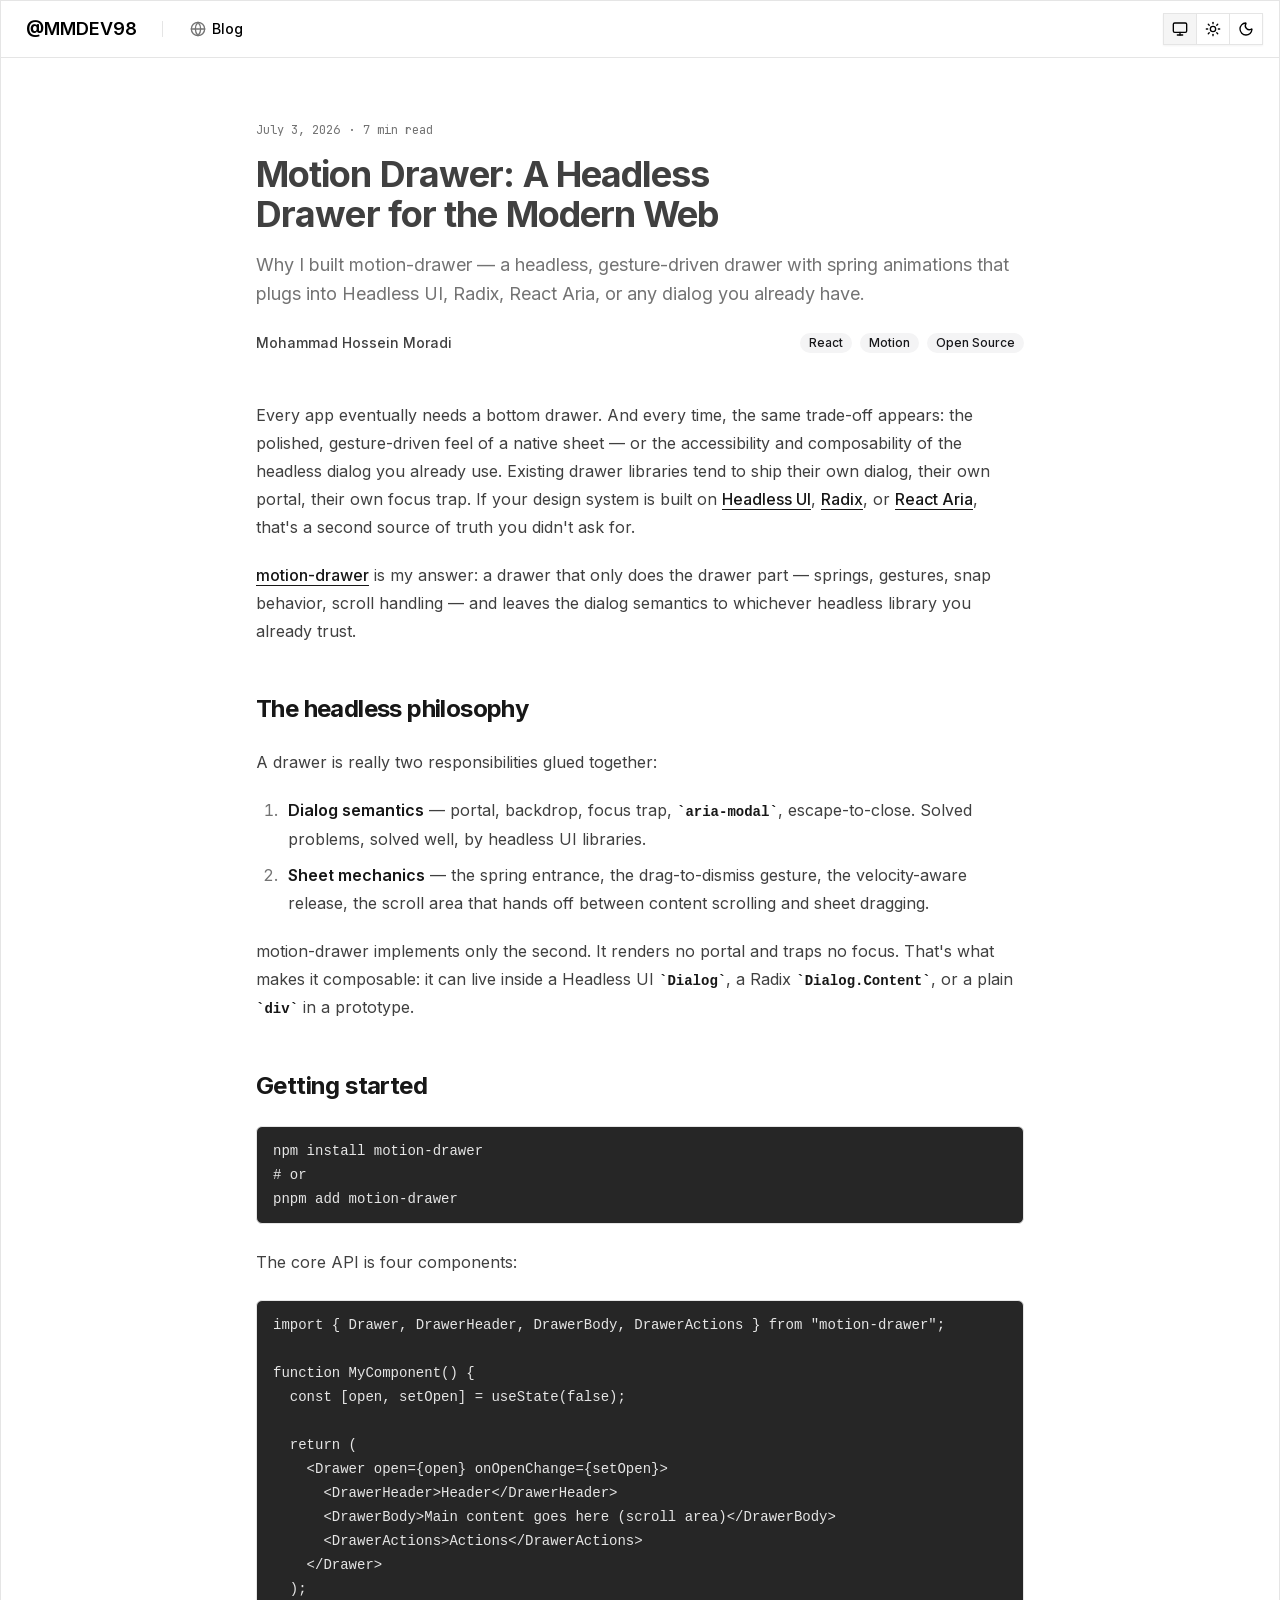
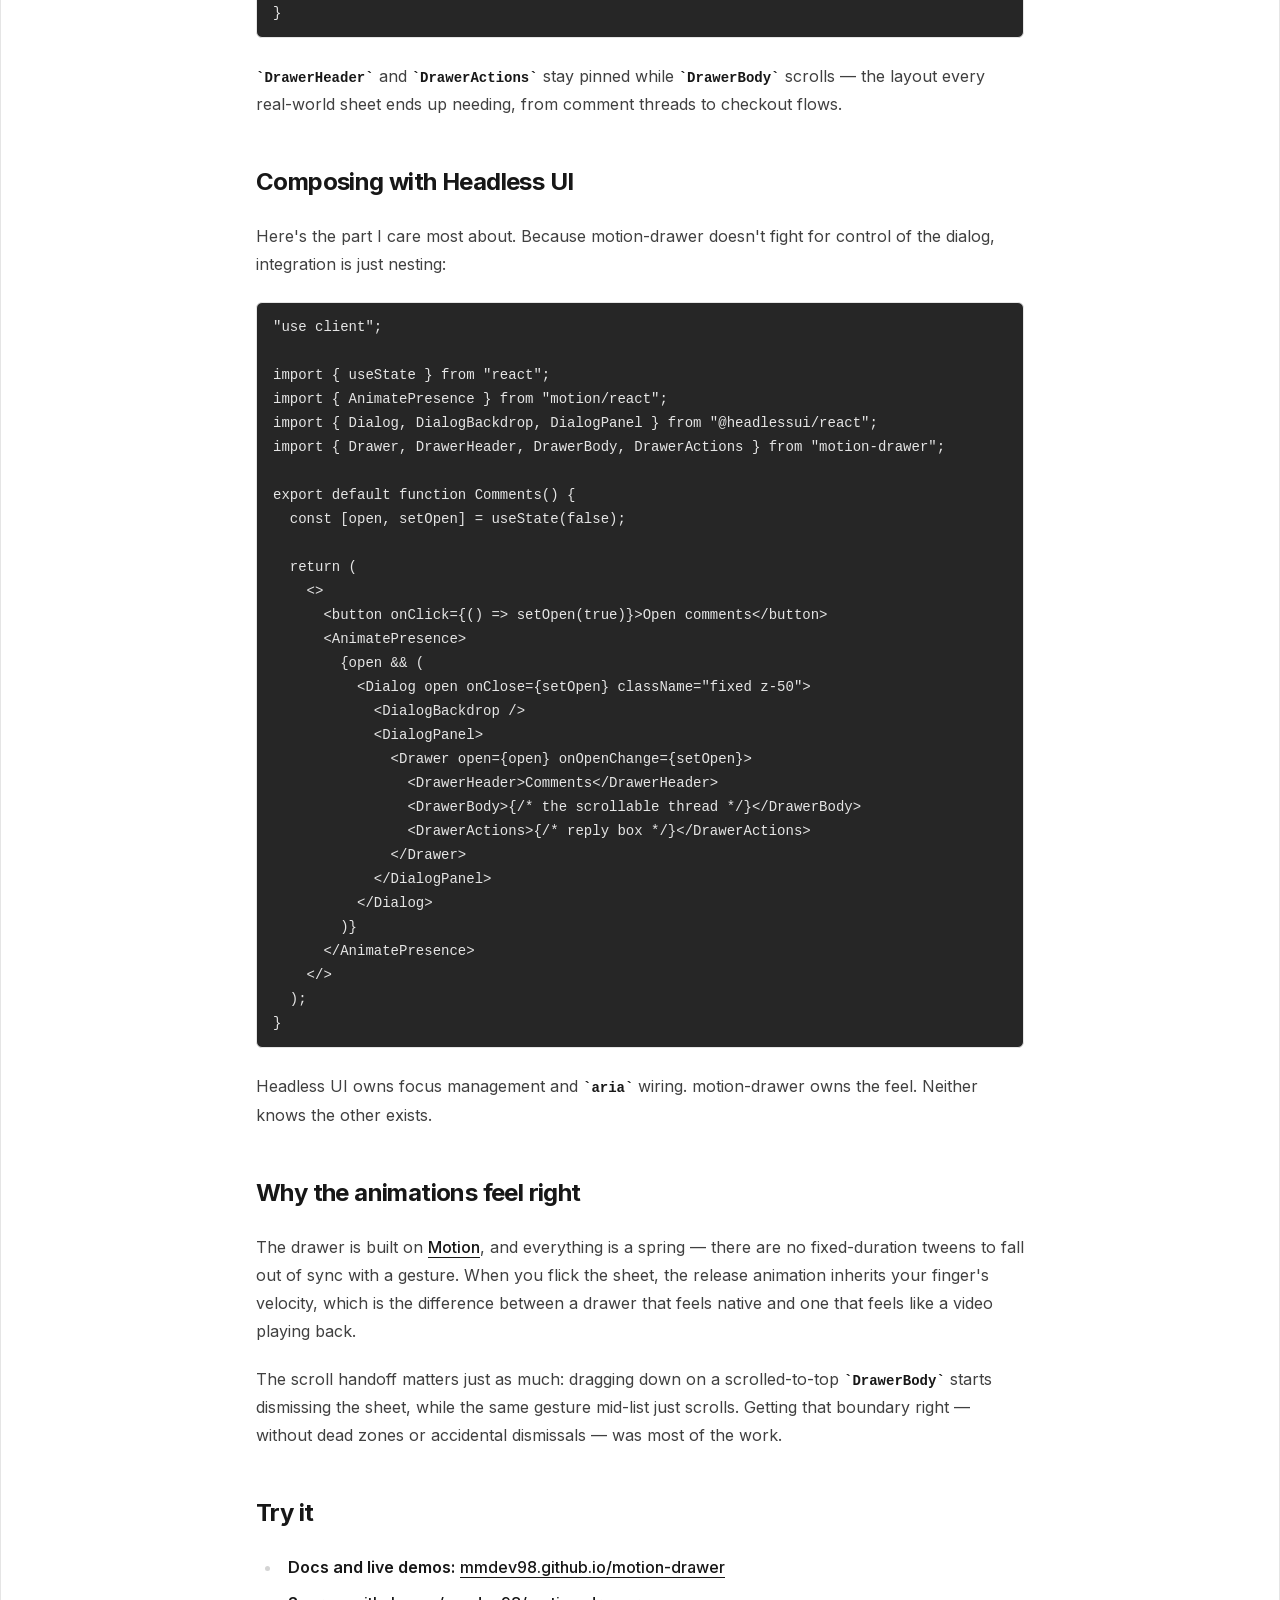
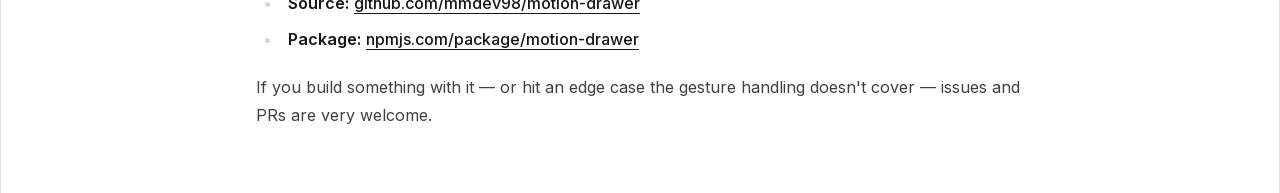
<file: blog/motion-drawer/index.html>
<!DOCTYPE html><html lang="en" dir="ltr" data-scroll-behavior="smooth"><head><meta charSet="utf-8"/><meta name="viewport" content="width=device-width, initial-scale=1, maximum-scale=1"/><link rel="preload" href="/_next/static/media/70bc3e132a0a741e-s.p.3t6q91iet4nsy.woff2" as="font" crossorigin="" type="font/woff2"/><link rel="preload" href="/_next/static/media/83afe278b6a6bb3c-s.p.2bn3s6zvc0dyp.woff2" as="font" crossorigin="" type="font/woff2"/><link rel="preload" href="/_next/static/media/iranyekanwebblackfanum-s.p.34efqxe65znro.woff" as="font" crossorigin="" type="font/woff"/><link rel="preload" href="/_next/static/media/iranyekanwebboldfanum-s.p.2jmz1aonr2gmy.woff" as="font" crossorigin="" type="font/woff"/><link rel="preload" href="/_next/static/media/iranyekanwebextrablackfanum-s.p.3snr5pbdcvkki.woff" as="font" crossorigin="" type="font/woff"/><link rel="preload" href="/_next/static/media/iranyekanwebextraboldfanum-s.p.2f82zl4um8l-7.woff" as="font" crossorigin="" type="font/woff"/><link rel="preload" href="/_next/static/media/iranyekanweblightfanum-s.p.2ef8rv5kcn76q.woff" as="font" crossorigin="" type="font/woff"/><link rel="preload" href="/_next/static/media/iranyekanwebmediumfanum-s.p.3w5ihjn_y988w.woff" as="font" crossorigin="" type="font/woff"/><link rel="preload" href="/_next/static/media/iranyekanwebregularfanum-s.p.0-u-96ql351qt.woff" as="font" crossorigin="" type="font/woff"/><link rel="preload" href="/_next/static/media/iranyekanwebthinfanum-s.p.1mruqm31rt6rv.woff" as="font" crossorigin="" type="font/woff"/><link rel="stylesheet" href="/_next/static/chunks/33yajgvoqvocm.css" data-precedence="next"/><link rel="stylesheet" href="/_next/static/chunks/2johg7mzulaso.css" data-precedence="next"/><link rel="preload" as="script" fetchPriority="low" href="/_next/static/chunks/2g49ir6_3u95x.js"/><script src="/_next/static/chunks/2-heb4zakw7ga.js" async=""></script><script src="/_next/static/chunks/18q_bidehvl9h.js" async=""></script><script src="/_next/static/chunks/112j4_ui7siok.js" async=""></script><script src="/_next/static/chunks/2brd7eyisotcl.js" async=""></script><script src="/_next/static/chunks/turbopack-3972i4ugce8jl.js" async=""></script><script src="/_next/static/chunks/24r34a-n32hqc.js" async=""></script><script src="/_next/static/chunks/43vlts6fa95uy.js" async=""></script><script src="/_next/static/chunks/3lsiycls8h2s7.js" async=""></script><script src="/_next/static/chunks/0njh_wy68exc9.js" async=""></script><script src="/_next/static/chunks/0dq4l9zjdopuz.js" async=""></script><script src="/_next/static/chunks/2k2rfcnlc3oj0.js" async=""></script><script src="/_next/static/chunks/12wa4cy99gwru.js" async=""></script><script src="/_next/static/chunks/12m7hiluqzixx.js" async=""></script><script src="/_next/static/chunks/017b5tjnbybko.js" async=""></script><meta name="next-size-adjust" content=""/><meta name="theme-color" content="hsl(0 0% 12%)"/><meta name="theme-color" content="white"/><title>Motion Drawer: A Headless Drawer for the Modern Web | Mohammad Moradi | Software Engineer</title><meta name="description" content="Why I built motion-drawer — a headless, gesture-driven drawer with spring animations that plugs into Headless UI, Radix, React Aria, or any dialog you already have."/><link rel="manifest" href="/manifest.webmanifest"/><meta name="robots" content="index, follow"/><meta name="googlebot" content="index, follow, max-video-preview:-1, max-image-preview:large, max-snippet:-1"/><link rel="canonical" href="https://rsdev64.github.io/"/><meta property="og:title" content="Mohammad Moradi | Software Engineer"/><meta property="og:description" content="Mohammad Moradi is a software engineer with over 6 years of experience specializing in TypeScript and Rust, building high-performance web applications."/><meta property="og:url" content="https://rsdev64.github.io/"/><meta property="og:site_name" content="Mohammad Moradi | Software Engineer"/><meta property="og:locale" content="en"/><meta property="og:image" content="https://rsdev64.github.io/images/me.jpg"/><meta property="og:image:width" content="1024"/><meta property="og:image:height" content="1024"/><meta property="og:image:alt" content="Mohammad Moradi | Software Engineer"/><meta property="og:type" content="website"/><meta name="twitter:card" content="summary_large_image"/><meta name="twitter:title" content="Mohammad Moradi | Software Engineer"/><meta name="twitter:description" content="Mohammad Moradi is a software engineer with over 6 years of experience specializing in TypeScript and Rust, building high-performance web applications."/><meta name="twitter:image" content="https://rsdev64.github.io/images/me.jpg"/><link rel="icon" href="/favicon.ico?favicon.2ojoghhsay4k0.ico" sizes="48x48" type="image/x-icon"/><link rel="icon" href="/icon1.png?icon1.2a_h8i9j4f7ds.png" sizes="16x16" type="image/png"/><link rel="icon" href="/icon2.png?icon2.124i15350n94v.png" sizes="32x32" type="image/png"/><link rel="apple-touch-icon" href="/apple-icon.png?apple-icon.33rp9ye8hk8vn.png" sizes="180x180" type="image/png"/><script src="/_next/static/chunks/0cz1d0mv5g_q7.js" noModule=""></script></head><body class="font-sans antialiased jetbrains_mono_6104e6b7-module__s6uLTa__variable inter_fd091ad6-module__giF-bG__variable"><div hidden=""><!--$--><!--/$--></div><script>((a,b,c,d,e,f,g,h)=>{let i=document.documentElement,j=["light","dark"];function k(b){var c;(Array.isArray(a)?a:[a]).forEach(a=>{let c="class"===a,d=c&&f?e.map(a=>f[a]||a):e;c?(i.classList.remove(...d),i.classList.add(f&&f[b]?f[b]:b)):i.setAttribute(a,b)}),c=b,h&&j.includes(c)&&(i.style.colorScheme=c)}if(d)k(d);else try{let a=localStorage.getItem(b)||c,d=g&&"system"===a?window.matchMedia("(prefers-color-scheme: dark)").matches?"dark":"light":a;k(d)}catch(a){}})("class","theme","system",null,["light","dark"],null,true,true)</script><style>
:root {
  --bprogress-color: var(--color-primary);
  --bprogress-height: 3px;
  --bprogress-spinner-size: 18px;
  --bprogress-spinner-animation-duration: 400ms;
  --bprogress-spinner-border-size: 2px;
  --bprogress-box-shadow: 0 0 10px var(--color-primary), 0 0 5px var(--color-primary);
  --bprogress-z-index: 99999;
  --bprogress-spinner-top: 15px;
  --bprogress-spinner-bottom: auto;
  --bprogress-spinner-right: 15px;
  --bprogress-spinner-left: auto;
}

.bprogress {
  width: 0;
  height: 0;
  pointer-events: none;
  z-index: var(--bprogress-z-index);
}

.bprogress .bar {
  background: var(--bprogress-color);
  position: fixed;
  z-index: var(--bprogress-z-index);
  top: 0;
  left: 0;
  width: 100%;
  height: var(--bprogress-height);
}

/* Fancy blur effect */
.bprogress .peg {
  display: block;
  position: absolute;
  right: 0;
  width: 100px;
  height: 100%;
  box-shadow: var(--bprogress-box-shadow);
  opacity: 1.0;
  transform: rotate(3deg) translate(0px, -4px);
}

/* Remove these to get rid of the spinner */
.bprogress .spinner {
  display: block;
  position: fixed;
  z-index: var(--bprogress-z-index);
  top: var(--bprogress-spinner-top);
  bottom: var(--bprogress-spinner-bottom);
  right: var(--bprogress-spinner-right);
  left: var(--bprogress-spinner-left);
}

.bprogress .spinner-icon {
  width: var(--bprogress-spinner-size);
  height: var(--bprogress-spinner-size);
  box-sizing: border-box;
  border: solid var(--bprogress-spinner-border-size) transparent;
  border-top-color: var(--bprogress-color);
  border-left-color: var(--bprogress-color);
  border-radius: 50%;
  -webkit-animation: bprogress-spinner var(--bprogress-spinner-animation-duration) linear infinite;
  animation: bprogress-spinner var(--bprogress-spinner-animation-duration) linear infinite;
}

.bprogress-custom-parent {
  overflow: hidden;
  position: relative;
}

.bprogress-custom-parent .bprogress .spinner,
.bprogress-custom-parent .bprogress .bar {
  position: absolute;
}

.bprogress .indeterminate {
  position: fixed;
  top: 0;
  left: 0;
  width: 100%;
  height: var(--bprogress-height);
  overflow: hidden;
}

.bprogress .indeterminate .inc,
.bprogress .indeterminate .dec {
  position: absolute;
  top: 0;
  height: 100%;
  background-color: var(--bprogress-color);
}

.bprogress .indeterminate .inc {
  animation: bprogress-indeterminate-increase 2s infinite;
}

.bprogress .indeterminate .dec {
  animation: bprogress-indeterminate-decrease 2s 0.5s infinite;
}

@-webkit-keyframes bprogress-spinner {
  0%   { -webkit-transform: rotate(0deg); transform: rotate(0deg); }
  100% { -webkit-transform: rotate(360deg); transform: rotate(360deg); }
}

@keyframes bprogress-spinner {
  0%   { transform: rotate(0deg); }
  100% { transform: rotate(360deg); }
}

@keyframes bprogress-indeterminate-increase {
  from { left: -5%; width: 5%; }
  to { left: 130%; width: 100%; }
}

@keyframes bprogress-indeterminate-decrease {
  from { left: -80%; width: 80%; }
  to { left: 110%; width: 10%; }
}
</style><!--$!--><template data-dgst="BAILOUT_TO_CLIENT_SIDE_RENDERING"></template><!--/$--><div><header class="border-y bg-background sticky top-0 z-2"><div class="mx-auto flex h-14 w-full max-w-7xl items-center border-x px-2 xl:px-4"><a role="button" tabindex="0" data-slot="button" class="group/button inline-flex shrink-0 items-center justify-center border border-transparent bg-clip-padding whitespace-nowrap transition-all outline-none select-none focus-visible:border-ring focus-visible:ring-3 focus-visible:ring-ring/50 active:not-aria-[haspopup]:translate-y-px disabled:pointer-events-none disabled:opacity-50 aria-invalid:border-destructive aria-invalid:ring-3 aria-invalid:ring-destructive/20 dark:aria-invalid:border-destructive/50 dark:aria-invalid:ring-destructive/40 [&amp;_svg]:pointer-events-none [&amp;_svg]:shrink-0 [&amp;_svg:not([class*=&#x27;size-&#x27;])]:size-4 cursor-pointer hover:bg-muted hover:text-foreground aria-expanded:bg-muted aria-expanded:text-foreground dark:hover:bg-muted/50 h-10 gap-1.5 has-data-[icon=inline-end]:pr-2 has-data-[icon=inline-start]:pl-2 px-2 text-lg font-semibold uppercase" href="/">@MMDEV98</a><div data-orientation="vertical" role="separator" aria-orientation="vertical" data-slot="separator" class="bg-border shrink-0 data-horizontal:h-px data-horizontal:w-full data-vertical:w-px data-vertical:self-stretch mx-4 my-auto hidden h-4 md:block"></div><nav class="hidden md:block"><ol class="flex"><ol><a role="button" tabindex="0" data-slot="button" class="group/button inline-flex shrink-0 items-center justify-center border border-transparent bg-clip-padding text-sm font-medium whitespace-nowrap transition-all outline-none select-none focus-visible:border-ring focus-visible:ring-3 focus-visible:ring-ring/50 active:not-aria-[haspopup]:translate-y-px disabled:pointer-events-none disabled:opacity-50 aria-invalid:border-destructive aria-invalid:ring-3 aria-invalid:ring-destructive/20 dark:aria-invalid:border-destructive/50 dark:aria-invalid:ring-destructive/40 [&amp;_svg]:pointer-events-none [&amp;_svg]:shrink-0 [&amp;_svg:not([class*=&#x27;size-&#x27;])]:size-4 cursor-pointer hover:bg-muted hover:text-foreground aria-expanded:bg-muted aria-expanded:text-foreground dark:hover:bg-muted/50 h-10 gap-1.5 px-2.5 has-data-[icon=inline-end]:pr-2 has-data-[icon=inline-start]:pl-2" href="/blog/"><svg xmlns="http://www.w3.org/2000/svg" width="24" height="24" viewBox="0 0 24 24" fill="none" stroke="currentColor" stroke-width="2" stroke-linecap="round" stroke-linejoin="round" class="lucide lucide-globe text-muted-foreground size-4" aria-hidden="true"><circle cx="12" cy="12" r="10"></circle><path d="M12 2a14.5 14.5 0 0 0 0 20 14.5 14.5 0 0 0 0-20"></path><path d="M2 12h20"></path></svg>Blog</a></ol></ol></nav><div class="ms-auto flex items-center md:gap-2"><div data-orientation="horizontal" role="group" data-slot="toggle-group" data-variant="outline" data-spacing="0" class="group/toggle-group w-fit flex-row items-center gap-[--spacing(var(--gap))] data-vertical:flex-col data-vertical:items-stretch data-[spacing=0]:data-[variant=outline]:shadow-xs hidden md:flex" style="--gap:0"><button type="button" aria-disabled="false" tabindex="-1" aria-pressed="false" data-slot="tooltip-trigger" data-variant="outline" data-size="sm" data-spacing="0" aria-label="System" id="base-ui-_R_6lhivalb_" data-base-ui-tooltip-trigger="" class="shrink-0 group-data-[spacing=0]/toggle-group:px-2 group-data-[spacing=0]/toggle-group:shadow-none focus:z-10 focus-visible:z-10 group-data-[spacing=0]/toggle-group:has-data-[icon=inline-end]:pe-1.5 group-data-[spacing=0]/toggle-group:has-data-[icon=inline-start]:ps-1.5 group-data-horizontal/toggle-group:data-[spacing=0]:data-[variant=outline]:border-s-0 group-data-vertical/toggle-group:data-[spacing=0]:data-[variant=outline]:border-t-0 group-data-horizontal/toggle-group:data-[spacing=0]:data-[variant=outline]:first:border-s group-data-vertical/toggle-group:data-[spacing=0]:data-[variant=outline]:first:border-t group/toggle active:not-aria-[haspopup]:translate-y-px inline-flex items-center justify-center gap-1 text-sm font-medium whitespace-nowrap transition-[color,box-shadow] outline-none hover:text-foreground focus-visible:border-ring focus-visible:ring-[3px] focus-visible:ring-ring/50 disabled:pointer-events-none disabled:opacity-50 aria-invalid:border-destructive aria-invalid:ring-destructive/20 dark:aria-invalid:ring-destructive/40 [&amp;_svg]:pointer-events-none [&amp;_svg]:shrink-0 [&amp;_svg:not([class*=&#x27;size-&#x27;])]:size-4 border border-input bg-transparent hover:bg-muted aria-pressed:bg-muted h-8 min-w-8 px-2.5 has-data-[icon=inline-end]:pe-1.5 has-data-[icon=inline-start]:ps-1.5"><svg xmlns="http://www.w3.org/2000/svg" width="24" height="24" viewBox="0 0 24 24" fill="none" stroke="currentColor" stroke-width="2" stroke-linecap="round" stroke-linejoin="round" class="lucide lucide-monitor" aria-hidden="true"><rect width="20" height="14" x="2" y="3" rx="2"></rect><line x1="8" x2="16" y1="21" y2="21"></line><line x1="12" x2="12" y1="17" y2="21"></line></svg><span class="sr-only">System</span></button><button type="button" aria-disabled="false" tabindex="-1" aria-pressed="false" data-slot="tooltip-trigger" data-variant="outline" data-size="sm" data-spacing="0" aria-label="Light" id="base-ui-_R_6phivalb_" data-base-ui-tooltip-trigger="" class="shrink-0 group-data-[spacing=0]/toggle-group:px-2 group-data-[spacing=0]/toggle-group:shadow-none focus:z-10 focus-visible:z-10 group-data-[spacing=0]/toggle-group:has-data-[icon=inline-end]:pe-1.5 group-data-[spacing=0]/toggle-group:has-data-[icon=inline-start]:ps-1.5 group-data-horizontal/toggle-group:data-[spacing=0]:data-[variant=outline]:border-s-0 group-data-vertical/toggle-group:data-[spacing=0]:data-[variant=outline]:border-t-0 group-data-horizontal/toggle-group:data-[spacing=0]:data-[variant=outline]:first:border-s group-data-vertical/toggle-group:data-[spacing=0]:data-[variant=outline]:first:border-t group/toggle active:not-aria-[haspopup]:translate-y-px inline-flex items-center justify-center gap-1 text-sm font-medium whitespace-nowrap transition-[color,box-shadow] outline-none hover:text-foreground focus-visible:border-ring focus-visible:ring-[3px] focus-visible:ring-ring/50 disabled:pointer-events-none disabled:opacity-50 aria-invalid:border-destructive aria-invalid:ring-destructive/20 dark:aria-invalid:ring-destructive/40 [&amp;_svg]:pointer-events-none [&amp;_svg]:shrink-0 [&amp;_svg:not([class*=&#x27;size-&#x27;])]:size-4 border border-input bg-transparent hover:bg-muted aria-pressed:bg-muted h-8 min-w-8 px-2.5 has-data-[icon=inline-end]:pe-1.5 has-data-[icon=inline-start]:ps-1.5"><svg xmlns="http://www.w3.org/2000/svg" width="24" height="24" viewBox="0 0 24 24" fill="none" stroke="currentColor" stroke-width="2" stroke-linecap="round" stroke-linejoin="round" class="lucide lucide-sun" aria-hidden="true"><circle cx="12" cy="12" r="4"></circle><path d="M12 2v2"></path><path d="M12 20v2"></path><path d="m4.93 4.93 1.41 1.41"></path><path d="m17.66 17.66 1.41 1.41"></path><path d="M2 12h2"></path><path d="M20 12h2"></path><path d="m6.34 17.66-1.41 1.41"></path><path d="m19.07 4.93-1.41 1.41"></path></svg><span class="sr-only">Light</span></button><button type="button" aria-disabled="false" tabindex="-1" aria-pressed="false" data-slot="tooltip-trigger" data-variant="outline" data-size="sm" data-spacing="0" aria-label="Dark" id="base-ui-_R_6thivalb_" data-base-ui-tooltip-trigger="" class="shrink-0 group-data-[spacing=0]/toggle-group:px-2 group-data-[spacing=0]/toggle-group:shadow-none focus:z-10 focus-visible:z-10 group-data-[spacing=0]/toggle-group:has-data-[icon=inline-end]:pe-1.5 group-data-[spacing=0]/toggle-group:has-data-[icon=inline-start]:ps-1.5 group-data-horizontal/toggle-group:data-[spacing=0]:data-[variant=outline]:border-s-0 group-data-vertical/toggle-group:data-[spacing=0]:data-[variant=outline]:border-t-0 group-data-horizontal/toggle-group:data-[spacing=0]:data-[variant=outline]:first:border-s group-data-vertical/toggle-group:data-[spacing=0]:data-[variant=outline]:first:border-t group/toggle active:not-aria-[haspopup]:translate-y-px inline-flex items-center justify-center gap-1 text-sm font-medium whitespace-nowrap transition-[color,box-shadow] outline-none hover:text-foreground focus-visible:border-ring focus-visible:ring-[3px] focus-visible:ring-ring/50 disabled:pointer-events-none disabled:opacity-50 aria-invalid:border-destructive aria-invalid:ring-destructive/20 dark:aria-invalid:ring-destructive/40 [&amp;_svg]:pointer-events-none [&amp;_svg]:shrink-0 [&amp;_svg:not([class*=&#x27;size-&#x27;])]:size-4 border border-input bg-transparent hover:bg-muted aria-pressed:bg-muted h-8 min-w-8 px-2.5 has-data-[icon=inline-end]:pe-1.5 has-data-[icon=inline-start]:ps-1.5"><svg xmlns="http://www.w3.org/2000/svg" width="24" height="24" viewBox="0 0 24 24" fill="none" stroke="currentColor" stroke-width="2" stroke-linecap="round" stroke-linejoin="round" class="lucide lucide-moon" aria-hidden="true"><path d="M20.985 12.486a9 9 0 1 1-9.473-9.472c.405-.022.617.46.402.803a6 6 0 0 0 8.268 8.268c.344-.215.825-.004.803.401"></path></svg><span class="sr-only">Dark</span></button></div><button class="hover:bg-muted flex h-10 w-10 items-center justify-center rounded-md focus-visible:outline-none md:hidden" aria-label="Toggle Menu"><svg viewBox="0 0 24 24" width="24" height="24" fill="none" preserveAspectRatio="none"><line x1="4" y1="6" x2="20" y2="6" stroke="currentColor" stroke-width="2" vector-effect="non-scaling-stroke" style="transform:none;transform-origin:50% 50%;transform-box:fill-box"></line><line x1="4" y1="12" x2="20" y2="12" stroke="currentColor" stroke-width="2" vector-effect="non-scaling-stroke" opacity="1"></line><line x1="4" y1="18" x2="20" y2="18" stroke="currentColor" stroke-width="2" vector-effect="non-scaling-stroke" style="transform:none;transform-origin:50% 50%;transform-box:fill-box"></line></svg></button></div></div></header><div class="relative z-1 mx-auto min-h-svh w-full max-w-7xl border-x"><div class="bg-background flex min-h-svh flex-col"><div class="flex-1 px-6 py-6 lg:px-8 lg:py-16"><div class="mx-auto w-full max-w-3xl"><article class="prose prose-neutral dark:prose-invert prose-headings:tracking-tight prose-a:underline-offset-4 prose-pre:border max-w-none"><header class="not-prose mb-12"><div class="text-muted-foreground flex items-center gap-2 font-mono text-xs"><time dateTime="2026-07-03T00:00:00.000Z">July 3, 2026</time><span aria-hidden="true">·</span><span>7<!-- --> min read</span></div><h1 class="mt-4 text-4xl font-bold tracking-tight text-balance">Motion Drawer: A Headless Drawer for the Modern Web</h1><p class="text-muted-foreground mt-4 text-lg leading-relaxed">Why I built motion-drawer — a headless, gesture-driven drawer with spring animations that plugs into Headless UI, Radix, React Aria, or any dialog you already have.</p><div class="mt-6 flex items-center justify-between gap-4"><span class="text-sm font-medium">Mohammad Hossein Moradi</span><div class="flex flex-wrap gap-2"><span data-slot="badge" data-variant="secondary" class="group/badge inline-flex h-5 w-fit shrink-0 items-center justify-center gap-1 overflow-hidden rounded-4xl border border-transparent px-2 py-0.5 text-xs font-medium whitespace-nowrap transition-all focus-visible:border-ring focus-visible:ring-[3px] focus-visible:ring-ring/50 has-data-[icon=inline-end]:pr-1.5 has-data-[icon=inline-start]:pl-1.5 aria-invalid:border-destructive aria-invalid:ring-destructive/20 dark:aria-invalid:ring-destructive/40 [&amp;&gt;svg]:pointer-events-none [&amp;&gt;svg]:size-3! bg-secondary text-secondary-foreground [a]:hover:bg-secondary/80">React</span><span data-slot="badge" data-variant="secondary" class="group/badge inline-flex h-5 w-fit shrink-0 items-center justify-center gap-1 overflow-hidden rounded-4xl border border-transparent px-2 py-0.5 text-xs font-medium whitespace-nowrap transition-all focus-visible:border-ring focus-visible:ring-[3px] focus-visible:ring-ring/50 has-data-[icon=inline-end]:pr-1.5 has-data-[icon=inline-start]:pl-1.5 aria-invalid:border-destructive aria-invalid:ring-destructive/20 dark:aria-invalid:ring-destructive/40 [&amp;&gt;svg]:pointer-events-none [&amp;&gt;svg]:size-3! bg-secondary text-secondary-foreground [a]:hover:bg-secondary/80">Motion</span><span data-slot="badge" data-variant="secondary" class="group/badge inline-flex h-5 w-fit shrink-0 items-center justify-center gap-1 overflow-hidden rounded-4xl border border-transparent px-2 py-0.5 text-xs font-medium whitespace-nowrap transition-all focus-visible:border-ring focus-visible:ring-[3px] focus-visible:ring-ring/50 has-data-[icon=inline-end]:pr-1.5 has-data-[icon=inline-start]:pl-1.5 aria-invalid:border-destructive aria-invalid:ring-destructive/20 dark:aria-invalid:ring-destructive/40 [&amp;&gt;svg]:pointer-events-none [&amp;&gt;svg]:size-3! bg-secondary text-secondary-foreground [a]:hover:bg-secondary/80">Open Source</span></div></div></header>
<p>Every app eventually needs a bottom drawer. And every time, the same trade-off
appears: the polished, gesture-driven feel of a native sheet — or the
accessibility and composability of the headless dialog you already use.
Existing drawer libraries tend to ship their own dialog, their own portal,
their own focus trap. If your design system is built on
<a href="https://headlessui.com">Headless UI</a>, <a href="https://radix-ui.com">Radix</a>, or
<a href="https://react-spectrum.adobe.com/react-aria">React Aria</a>, that&#x27;s a second
source of truth you didn&#x27;t ask for.</p>
<p><a href="https://github.com/mmdev98/motion-drawer">motion-drawer</a> is my
answer: a drawer that only does the drawer part — springs, gestures, snap
behavior, scroll handling — and leaves the dialog semantics to whichever
headless library you already trust.</p>
<h2>The headless philosophy</h2>
<p>A drawer is really two responsibilities glued together:</p>
<ol>
<li><strong>Dialog semantics</strong> — portal, backdrop, focus trap, <code>aria-modal</code>,
escape-to-close. Solved problems, solved well, by headless UI libraries.</li>
<li><strong>Sheet mechanics</strong> — the spring entrance, the drag-to-dismiss gesture, the
velocity-aware release, the scroll area that hands off between content
scrolling and sheet dragging.</li>
</ol>
<p>motion-drawer implements only the second. It renders no portal and traps no
focus. That&#x27;s what makes it composable: it can live inside a Headless UI
<code>Dialog</code>, a Radix <code>Dialog.Content</code>, or a plain <code>div</code> in a prototype.</p>
<h2>Getting started</h2>
<pre><code class="language-bash">npm install motion-drawer
# or
pnpm add motion-drawer
</code></pre>
<p>The core API is four components:</p>
<pre><code class="language-tsx">import { Drawer, DrawerHeader, DrawerBody, DrawerActions } from &quot;motion-drawer&quot;;

function MyComponent() {
  const [open, setOpen] = useState(false);

  return (
    &lt;Drawer open={open} onOpenChange={setOpen}&gt;
      &lt;DrawerHeader&gt;Header&lt;/DrawerHeader&gt;
      &lt;DrawerBody&gt;Main content goes here (scroll area)&lt;/DrawerBody&gt;
      &lt;DrawerActions&gt;Actions&lt;/DrawerActions&gt;
    &lt;/Drawer&gt;
  );
}
</code></pre>
<p><code>DrawerHeader</code> and <code>DrawerActions</code> stay pinned while <code>DrawerBody</code> scrolls —
the layout every real-world sheet ends up needing, from comment threads to
checkout flows.</p>
<h2>Composing with Headless UI</h2>
<p>Here&#x27;s the part I care most about. Because motion-drawer doesn&#x27;t fight for
control of the dialog, integration is just nesting:</p>
<pre><code class="language-tsx">&quot;use client&quot;;

import { useState } from &quot;react&quot;;
import { AnimatePresence } from &quot;motion/react&quot;;
import { Dialog, DialogBackdrop, DialogPanel } from &quot;@headlessui/react&quot;;
import { Drawer, DrawerHeader, DrawerBody, DrawerActions } from &quot;motion-drawer&quot;;

export default function Comments() {
  const [open, setOpen] = useState(false);

  return (
    &lt;&gt;
      &lt;button onClick={() =&gt; setOpen(true)}&gt;Open comments&lt;/button&gt;
      &lt;AnimatePresence&gt;
        {open &amp;&amp; (
          &lt;Dialog open onClose={setOpen} className=&quot;fixed z-50&quot;&gt;
            &lt;DialogBackdrop /&gt;
            &lt;DialogPanel&gt;
              &lt;Drawer open={open} onOpenChange={setOpen}&gt;
                &lt;DrawerHeader&gt;Comments&lt;/DrawerHeader&gt;
                &lt;DrawerBody&gt;{/* the scrollable thread */}&lt;/DrawerBody&gt;
                &lt;DrawerActions&gt;{/* reply box */}&lt;/DrawerActions&gt;
              &lt;/Drawer&gt;
            &lt;/DialogPanel&gt;
          &lt;/Dialog&gt;
        )}
      &lt;/AnimatePresence&gt;
    &lt;/&gt;
  );
}
</code></pre>
<p>Headless UI owns focus management and <code>aria</code> wiring. motion-drawer owns the
feel. Neither knows the other exists.</p>
<h2>Why the animations feel right</h2>
<p>The drawer is built on <a href="https://motion.dev">Motion</a>, and everything is a
spring — there are no fixed-duration tweens to fall out of sync with a
gesture. When you flick the sheet, the release animation inherits your
finger&#x27;s velocity, which is the difference between a drawer that feels native
and one that feels like a video playing back.</p>
<p>The scroll handoff matters just as much: dragging down on a scrolled-to-top
<code>DrawerBody</code> starts dismissing the sheet, while the same gesture mid-list just
scrolls. Getting that boundary right — without dead zones or accidental
dismissals — was most of the work.</p>
<h2>Try it</h2>
<ul>
<li><strong>Docs and live demos:</strong> <a href="https://mmdev98.github.io/motion-drawer">mmdev98.github.io/motion-drawer</a></li>
<li><strong>Source:</strong> <a href="https://github.com/mmdev98/motion-drawer">github.com/mmdev98/motion-drawer</a></li>
<li><strong>Package:</strong> <a href="https://www.npmjs.com/package/motion-drawer">npmjs.com/package/motion-drawer</a></li>
</ul>
<p>If you build something with it — or hit an edge case the gesture handling
doesn&#x27;t cover — issues and PRs are very welcome.</p><!--$--><!--/$--></article></div></div></div></div><span class="bg-background fixed inset-0 inline-flex bg-size-[10px_10px] bg-fixed [--pattern-fg:var(--color-muted)] bg-[repeating-linear-gradient(315deg,var(--pattern-fg)_0,var(--pattern-fg)_1px,transparent_0,transparent_50%)] will-change-transform"></span></div><script src="/_next/static/chunks/2g49ir6_3u95x.js" id="_R_" async=""></script><script>(self.__next_f=self.__next_f||[]).push([0])</script><script>self.__next_f.push([1,"1:\"$Sreact.fragment\"\n3:I[1795,[\"/_next/static/chunks/24r34a-n32hqc.js\",\"/_next/static/chunks/43vlts6fa95uy.js\",\"/_next/static/chunks/3lsiycls8h2s7.js\",\"/_next/static/chunks/0njh_wy68exc9.js\",\"/_next/static/chunks/0dq4l9zjdopuz.js\",\"/_next/static/chunks/2k2rfcnlc3oj0.js\",\"/_next/static/chunks/12wa4cy99gwru.js\",\"/_next/static/chunks/12m7hiluqzixx.js\",\"/_next/static/chunks/017b5tjnbybko.js\"],\"MainLayout\"]\n4:I[78382,[\"/_next/static/chunks/24r34a-n32hqc.js\",\"/_next/static/chunks/43vlts6fa95uy.js\",\"/_next/static/chunks/3lsiycls8h2s7.js\",\"/_next/static/chunks/0njh_wy68exc9.js\",\"/_next/static/chunks/0dq4l9zjdopuz.js\",\"/_next/static/chunks/2k2rfcnlc3oj0.js\",\"/_next/static/chunks/12wa4cy99gwru.js\"],\"default\"]\n5:I[21791,[\"/_next/static/chunks/24r34a-n32hqc.js\",\"/_next/static/chunks/43vlts6fa95uy.js\",\"/_next/static/chunks/3lsiycls8h2s7.js\",\"/_next/static/chunks/0njh_wy68exc9.js\",\"/_next/static/chunks/0dq4l9zjdopuz.js\",\"/_next/static/chunks/2k2rfcnlc3oj0.js\",\"/_next/static/chunks/12wa4cy99gwru.js\"],\"default\"]\nb:I[87094,[\"/_next/static/chunks/24r34a-n32hqc.js\",\"/_next/static/chunks/43vlts6fa95uy.js\",\"/_next/static/chunks/3lsiycls8h2s7.js\",\"/_next/static/chunks/0njh_wy68exc9.js\",\"/_next/static/chunks/0dq4l9zjdopuz.js\",\"/_next/static/chunks/2k2rfcnlc3oj0.js\",\"/_next/static/chunks/12wa4cy99gwru.js\"],\"default\",1]\n:HL[\"/_next/static/chunks/33yajgvoqvocm.css\",\"style\"]\n:HL[\"/_next/static/chunks/2johg7mzulaso.css\",\"style\"]\n:HL[\"/_next/static/media/70bc3e132a0a741e-s.p.3t6q91iet4nsy.woff2\",\"font\",{\"crossOrigin\":\"\",\"type\":\"font/woff2\"}]\n:HL[\"/_next/static/media/83afe278b6a6bb3c-s.p.2bn3s6zvc0dyp.woff2\",\"font\",{\"crossOrigin\":\"\",\"type\":\"font/woff2\"}]\n:HL[\"/_next/static/media/iranyekanwebblackfanum-s.p.34efqxe65znro.woff\",\"font\",{\"crossOrigin\":\"\",\"type\":\"font/woff\"}]\n:HL[\"/_next/static/media/iranyekanwebboldfanum-s.p.2jmz1aonr2gmy.woff\",\"font\",{\"crossOrigin\":\"\",\"type\":\"font/woff\"}]\n:HL[\"/_next/static/media/iranyekanwebextrablackfanum-s.p.3snr5pbdcvkki.woff\",\"font\",{\"crossOrigin\":\"\",\"type\":\"font/woff\"}]\n:HL[\"/_next/static/media/iranyekanwebextraboldfanum-s.p.2f82zl4um8l-7.woff\",\"font\",{\"crossOrigin\":\"\",\"type\":\"font/woff\"}]\n:HL[\"/_next/static/media/iranyekanweblightfanum-s.p.2ef8rv5kcn76q.woff\",\"font\",{\"crossOrigin\":\"\",\"type\":\"font/woff\"}]\n:HL[\"/_next/static/media/iranyekanwebmediumfanum-s.p.3w5ihjn_y988w.woff\",\"font\",{\"crossOrigin\":\"\",\"type\":\"font/woff\"}]\n:HL[\"/_next/static/media/iranyekanwebregularfanum-s.p.0-u-96ql351qt.woff\",\"font\",{\"crossOrigin\":\"\",\"type\":\"font/woff\"}]\n:HL[\"/_next/static/media/iranyekanwebthinfanum-s.p.1mruqm31rt6rv.woff\",\"font\",{\"crossOrigin\":\"\",\"type\":\"font/woff\"}]\n"])</script><script>self.__next_f.push([1,"0:{\"P\":null,\"c\":[\"\",\"blog\",\"motion-drawer\",\"\"],\"q\":\"\",\"i\":false,\"f\":[[[\"\",{\"children\":[\"(main-layout)\",{\"children\":[\"blog\",{\"children\":[\"(posts)\",{\"children\":[\"motion-drawer\",{\"children\":[\"__PAGE__\",{}]}]}]}]}]},\"$undefined\",\"$undefined\",16],[[\"$\",\"$1\",\"c\",{\"children\":[[[\"$\",\"link\",\"0\",{\"rel\":\"stylesheet\",\"href\":\"/_next/static/chunks/33yajgvoqvocm.css\",\"precedence\":\"next\",\"crossOrigin\":\"$undefined\",\"nonce\":\"$undefined\"}],[\"$\",\"link\",\"1\",{\"rel\":\"stylesheet\",\"href\":\"/_next/static/chunks/2johg7mzulaso.css\",\"precedence\":\"next\",\"crossOrigin\":\"$undefined\",\"nonce\":\"$undefined\"}],[\"$\",\"script\",\"script-0\",{\"src\":\"/_next/static/chunks/24r34a-n32hqc.js\",\"async\":true,\"nonce\":\"$undefined\"}],[\"$\",\"script\",\"script-1\",{\"src\":\"/_next/static/chunks/43vlts6fa95uy.js\",\"async\":true,\"nonce\":\"$undefined\"}],[\"$\",\"script\",\"script-2\",{\"src\":\"/_next/static/chunks/3lsiycls8h2s7.js\",\"async\":true,\"nonce\":\"$undefined\"}],[\"$\",\"script\",\"script-3\",{\"src\":\"/_next/static/chunks/0njh_wy68exc9.js\",\"async\":true,\"nonce\":\"$undefined\"}],[\"$\",\"script\",\"script-4\",{\"src\":\"/_next/static/chunks/0dq4l9zjdopuz.js\",\"async\":true,\"nonce\":\"$undefined\"}],[\"$\",\"script\",\"script-5\",{\"src\":\"/_next/static/chunks/2k2rfcnlc3oj0.js\",\"async\":true,\"nonce\":\"$undefined\"}],[\"$\",\"script\",\"script-6\",{\"src\":\"/_next/static/chunks/12wa4cy99gwru.js\",\"async\":true,\"nonce\":\"$undefined\"}]],\"$L2\"]}],{\"children\":[[\"$\",\"$1\",\"c\",{\"children\":[[[\"$\",\"script\",\"script-0\",{\"src\":\"/_next/static/chunks/12m7hiluqzixx.js\",\"async\":true,\"nonce\":\"$undefined\"}],[\"$\",\"script\",\"script-1\",{\"src\":\"/_next/static/chunks/017b5tjnbybko.js\",\"async\":true,\"nonce\":\"$undefined\"}]],[\"$\",\"$L3\",null,{\"children\":[\"$\",\"$L4\",null,{\"parallelRouterKey\":\"children\",\"error\":\"$undefined\",\"errorStyles\":\"$undefined\",\"errorScripts\":\"$undefined\",\"template\":[\"$\",\"$L5\",null,{}],\"templateStyles\":\"$undefined\",\"templateScripts\":\"$undefined\",\"notFound\":[[[\"$\",\"title\",null,{\"children\":\"404: This page could not be found.\"}],[\"$\",\"div\",null,{\"style\":{\"fontFamily\":\"system-ui,\\\"Segoe UI\\\",Roboto,Helvetica,Arial,sans-serif,\\\"Apple Color Emoji\\\",\\\"Segoe UI Emoji\\\"\",\"height\":\"100vh\",\"textAlign\":\"center\",\"display\":\"flex\",\"flexDirection\":\"column\",\"alignItems\":\"center\",\"justifyContent\":\"center\"},\"children\":[\"$\",\"div\",null,{\"children\":[[\"$\",\"style\",null,{\"dangerouslySetInnerHTML\":{\"__html\":\"body{color:#000;background:#fff;margin:0}.next-error-h1{border-right:1px solid rgba(0,0,0,.3)}@media (prefers-color-scheme:dark){body{color:#fff;background:#000}.next-error-h1{border-right:1px solid rgba(255,255,255,.3)}}\"}}],[\"$\",\"h1\",null,{\"className\":\"next-error-h1\",\"style\":{\"display\":\"inline-block\",\"margin\":\"0 20px 0 0\",\"padding\":\"0 23px 0 0\",\"fontSize\":24,\"fontWeight\":500,\"verticalAlign\":\"top\",\"lineHeight\":\"49px\"},\"children\":404}],[\"$\",\"div\",null,{\"style\":{\"display\":\"inline-block\"},\"children\":[\"$\",\"h2\",null,{\"style\":{\"fontSize\":14,\"fontWeight\":400,\"lineHeight\":\"49px\",\"margin\":0},\"children\":\"This page could not be found.\"}]}]]}]}]],[]],\"forbidden\":[[[\"$\",\"title\",null,{\"children\":\"403: This page could not be accessed.\"}],[\"$\",\"div\",null,{\"style\":\"$0:f:0:1:1:children:0:props:children:1:props:children:props:notFound:0:1:props:style\",\"children\":[\"$\",\"div\",null,{\"children\":[[\"$\",\"style\",null,{\"dangerouslySetInnerHTML\":{\"__html\":\"body{color:#000;background:#fff;margin:0}.next-error-h1{border-right:1px solid rgba(0,0,0,.3)}@media (prefers-color-scheme:dark){body{color:#fff;background:#000}.next-error-h1{border-right:1px solid rgba(255,255,255,.3)}}\"}}],[\"$\",\"h1\",null,{\"className\":\"next-error-h1\",\"style\":\"$0:f:0:1:1:children:0:props:children:1:props:children:props:notFound:0:1:props:children:props:children:1:props:style\",\"children\":403}],[\"$\",\"div\",null,{\"style\":\"$0:f:0:1:1:children:0:props:children:1:props:children:props:notFound:0:1:props:children:props:children:2:props:style\",\"children\":[\"$\",\"h2\",null,{\"style\":\"$0:f:0:1:1:children:0:props:children:1:props:children:props:notFound:0:1:props:children:props:children:2:props:children:props:style\",\"children\":\"This page could not be accessed.\"}]}]]}]}]],[]],\"unauthorized\":[[[\"$\",\"title\",null,{\"children\":\"401: You're not authorized to access this page.\"}],[\"$\",\"div\",null,{\"style\":\"$0:f:0:1:1:children:0:props:children:1:props:children:props:notFound:0:1:props:style\",\"children\":[\"$\",\"div\",null,{\"children\":[[\"$\",\"style\",null,{\"dangerouslySetInnerHTML\":{\"__html\":\"body{color:#000;background:#fff;margin:0}.next-error-h1{border-right:1px solid rgba(0,0,0,.3)}@media (prefers-color-scheme:dark){body{color:#fff;background:#000}.next-error-h1{border-right:1px solid rgba(255,255,255,.3)}}\"}}],[\"$\",\"h1\",null,{\"className\":\"next-error-h1\",\"style\":\"$0:f:0:1:1:children:0:props:children:1:props:children:props:notFound:0:1:props:children:props:children:1:props:style\",\"children\":401}],[\"$\",\"div\",null,{\"style\":\"$0:f:0:1:1:children:0:props:children:1:props:children:props:notFound:0:1:props:children:props:children:2:props:style\",\"children\":[\"$\",\"h2\",null,{\"style\":\"$0:f:0:1:1:children:0:props:children:1:props:children:props:notFound:0:1:props:children:props:children:2:props:children:props:style\",\"children\":\"You're not authorized to access this page.\"}]}]]}]}]],[]]}]}]]}],{\"children\":[[\"$\",\"$1\",\"c\",{\"children\":[null,[\"$\",\"$L4\",null,{\"parallelRouterKey\":\"children\",\"error\":\"$undefined\",\"errorStyles\":\"$undefined\",\"errorScripts\":\"$undefined\",\"template\":[\"$\",\"$L5\",null,{}],\"templateStyles\":\"$undefined\",\"templateScripts\":\"$undefined\",\"notFound\":\"$undefined\",\"forbidden\":\"$undefined\",\"unauthorized\":\"$undefined\"}]]}],{\"children\":[[\"$\",\"$1\",\"c\",{\"children\":[null,[\"$\",\"div\",null,{\"className\":\"bg-background flex min-h-svh flex-col\",\"children\":[\"$\",\"div\",null,{\"className\":\"flex-1 px-6 py-6 lg:px-8 lg:py-16\",\"children\":[\"$\",\"div\",null,{\"className\":\"mx-auto w-full max-w-3xl\",\"children\":\"$L6\"}]}]}]]}],{\"children\":[\"$L7\",{\"children\":[\"$L8\",{},null,false,null]},null,false,\"$@9\"]},null,false,null]},null,false,\"$@9\"]},null,false,null]},null,false,null],\"$La\",false]],\"m\":\"$undefined\",\"G\":[\"$b\",[\"$Lc\",\"$Ld\"]],\"S\":true,\"h\":null,\"s\":\"$undefined\",\"l\":\"$undefined\",\"p\":\"$undefined\",\"d\":\"$undefined\",\"b\":\"Bdv80WwszFGPZFBZOB-29\"}\n"])</script><script>self.__next_f.push([1,"24:I[86804,[\"/_next/static/chunks/24r34a-n32hqc.js\",\"/_next/static/chunks/43vlts6fa95uy.js\",\"/_next/static/chunks/3lsiycls8h2s7.js\",\"/_next/static/chunks/0njh_wy68exc9.js\",\"/_next/static/chunks/0dq4l9zjdopuz.js\",\"/_next/static/chunks/2k2rfcnlc3oj0.js\",\"/_next/static/chunks/12wa4cy99gwru.js\"],\"ViewportBoundary\"]\n26:I[86804,[\"/_next/static/chunks/24r34a-n32hqc.js\",\"/_next/static/chunks/43vlts6fa95uy.js\",\"/_next/static/chunks/3lsiycls8h2s7.js\",\"/_next/static/chunks/0njh_wy68exc9.js\",\"/_next/static/chunks/0dq4l9zjdopuz.js\",\"/_next/static/chunks/2k2rfcnlc3oj0.js\",\"/_next/static/chunks/12wa4cy99gwru.js\"],\"MetadataBoundary\"]\n27:\"$Sreact.suspense\"\n6:[\"$\",\"article\",null,{\"className\":\"prose prose-neutral dark:prose-invert prose-headings:tracking-tight prose-a:underline-offset-4 prose-pre:border max-w-none\",\"children\":[\"$\",\"$L4\",null,{\"parallelRouterKey\":\"children\",\"error\":\"$undefined\",\"errorStyles\":\"$undefined\",\"errorScripts\":\"$undefined\",\"template\":[\"$\",\"$L5\",null,{}],\"templateStyles\":\"$undefined\",\"templateScripts\":\"$undefined\",\"notFound\":\"$undefined\",\"forbidden\":\"$undefined\",\"unauthorized\":\"$undefined\"}]}]\n7:[\"$\",\"$1\",\"c\",{\"children\":[null,[\"$\",\"$L4\",null,{\"parallelRouterKey\":\"children\",\"error\":\"$undefined\",\"errorStyles\":\"$undefined\",\"errorScripts\":\"$undefined\",\"template\":[\"$\",\"$L5\",null,{}],\"templateStyles\":\"$undefined\",\"templateScripts\":\"$undefined\",\"notFound\":\"$undefined\",\"forbidden\":\"$undefined\",\"unauthorized\":\"$undefined\"}]]}]\n"])</script><script>self.__next_f.push([1,"8:[\"$\",\"$1\",\"c\",{\"children\":[[[\"$\",\"header\",null,{\"className\":\"not-prose mb-12\",\"children\":[[\"$\",\"div\",null,{\"className\":\"text-muted-foreground flex items-center gap-2 font-mono text-xs\",\"children\":[[\"$\",\"time\",null,{\"dateTime\":\"2026-07-03T00:00:00.000Z\",\"children\":\"July 3, 2026\"}],[\"$\",\"span\",null,{\"aria-hidden\":true,\"children\":\"·\"}],[\"$\",\"span\",null,{\"children\":[7,\" min read\"]}]]}],[\"$\",\"h1\",null,{\"className\":\"mt-4 text-4xl font-bold tracking-tight text-balance\",\"children\":\"Motion Drawer: A Headless Drawer for the Modern Web\"}],[\"$\",\"p\",null,{\"className\":\"text-muted-foreground mt-4 text-lg leading-relaxed\",\"children\":\"Why I built motion-drawer — a headless, gesture-driven drawer with spring animations that plugs into Headless UI, Radix, React Aria, or any dialog you already have.\"}],[\"$\",\"div\",null,{\"className\":\"mt-6 flex items-center justify-between gap-4\",\"children\":[[\"$\",\"span\",null,{\"className\":\"text-sm font-medium\",\"children\":\"Mohammad Hossein Moradi\"}],[\"$\",\"div\",null,{\"className\":\"flex flex-wrap gap-2\",\"children\":[[\"$\",\"span\",\"React\",{\"data-slot\":\"badge\",\"data-variant\":\"secondary\",\"className\":\"group/badge inline-flex h-5 w-fit shrink-0 items-center justify-center gap-1 overflow-hidden rounded-4xl border border-transparent px-2 py-0.5 text-xs font-medium whitespace-nowrap transition-all focus-visible:border-ring focus-visible:ring-[3px] focus-visible:ring-ring/50 has-data-[icon=inline-end]:pr-1.5 has-data-[icon=inline-start]:pl-1.5 aria-invalid:border-destructive aria-invalid:ring-destructive/20 dark:aria-invalid:ring-destructive/40 [\u0026\u003esvg]:pointer-events-none [\u0026\u003esvg]:size-3! bg-secondary text-secondary-foreground [a]:hover:bg-secondary/80\",\"children\":\"React\"}],[\"$\",\"span\",\"Motion\",{\"data-slot\":\"badge\",\"data-variant\":\"secondary\",\"className\":\"group/badge inline-flex h-5 w-fit shrink-0 items-center justify-center gap-1 overflow-hidden rounded-4xl border border-transparent px-2 py-0.5 text-xs font-medium whitespace-nowrap transition-all focus-visible:border-ring focus-visible:ring-[3px] focus-visible:ring-ring/50 has-data-[icon=inline-end]:pr-1.5 has-data-[icon=inline-start]:pl-1.5 aria-invalid:border-destructive aria-invalid:ring-destructive/20 dark:aria-invalid:ring-destructive/40 [\u0026\u003esvg]:pointer-events-none [\u0026\u003esvg]:size-3! bg-secondary text-secondary-foreground [a]:hover:bg-secondary/80\",\"children\":\"Motion\"}],[\"$\",\"span\",\"Open Source\",{\"data-slot\":\"badge\",\"data-variant\":\"secondary\",\"className\":\"group/badge inline-flex h-5 w-fit shrink-0 items-center justify-center gap-1 overflow-hidden rounded-4xl border border-transparent px-2 py-0.5 text-xs font-medium whitespace-nowrap transition-all focus-visible:border-ring focus-visible:ring-[3px] focus-visible:ring-ring/50 has-data-[icon=inline-end]:pr-1.5 has-data-[icon=inline-start]:pl-1.5 aria-invalid:border-destructive aria-invalid:ring-destructive/20 dark:aria-invalid:ring-destructive/40 [\u0026\u003esvg]:pointer-events-none [\u0026\u003esvg]:size-3! bg-secondary text-secondary-foreground [a]:hover:bg-secondary/80\",\"children\":\"Open Source\"}]]}]]}]]}],\"\\n\",[\"$\",\"p\",null,{\"children\":[\"Every app eventually needs a bottom drawer. And every time, the same trade-off\\nappears: the polished, gesture-driven feel of a native sheet — or the\\naccessibility and composability of the headless dialog you already use.\\nExisting drawer libraries tend to ship their own dialog, their own portal,\\ntheir own focus trap. If your design system is built on\\n\",[\"$\",\"a\",null,{\"href\":\"https://headlessui.com\",\"children\":\"Headless UI\"}],\", \",[\"$\",\"a\",null,{\"href\":\"https://radix-ui.com\",\"children\":\"Radix\"}],\", or\\n\",[\"$\",\"a\",null,{\"href\":\"https://react-spectrum.adobe.com/react-aria\",\"children\":\"React Aria\"}],\", that's a second\\nsource of truth you didn't ask for.\"]}],\"\\n\",\"$Le\",\"\\n\",\"$Lf\",\"\\n\",\"$L10\",\"\\n\",\"$L11\",\"\\n\",\"$L12\",\"\\n\",\"$L13\",\"\\n\",\"$L14\",\"\\n\",\"$L15\",\"\\n\",\"$L16\",\"\\n\",\"$L17\",\"\\n\",\"$L18\",\"\\n\",\"$L19\",\"\\n\",\"$L1a\",\"\\n\",\"$L1b\",\"\\n\",\"$L1c\",\"\\n\",\"$L1d\",\"\\n\",\"$L1e\",\"\\n\",\"$L1f\",\"\\n\",\"$L20\",\"\\n\",\"$L21\"],null,\"$L22\"]}]\n"])</script><script>self.__next_f.push([1,"23:[]\n9:\"$W23\"\na:[\"$\",\"$1\",\"h\",{\"children\":[null,[\"$\",\"$L24\",null,{\"children\":\"$L25\"}],[\"$\",\"div\",null,{\"hidden\":true,\"children\":[\"$\",\"$L26\",null,{\"children\":[\"$\",\"$27\",null,{\"name\":\"Next.Metadata\",\"children\":\"$L28\"}]}]}],[\"$\",\"meta\",null,{\"name\":\"next-size-adjust\",\"content\":\"\"}]]}]\nc:[\"$\",\"link\",\"0\",{\"rel\":\"stylesheet\",\"href\":\"/_next/static/chunks/33yajgvoqvocm.css\",\"precedence\":\"next\",\"crossOrigin\":\"$undefined\",\"nonce\":\"$undefined\"}]\nd:[\"$\",\"link\",\"1\",{\"rel\":\"stylesheet\",\"href\":\"/_next/static/chunks/2johg7mzulaso.css\",\"precedence\":\"next\",\"crossOrigin\":\"$undefined\",\"nonce\":\"$undefined\"}]\n"])</script><script>self.__next_f.push([1,"29:I[86804,[\"/_next/static/chunks/24r34a-n32hqc.js\",\"/_next/static/chunks/43vlts6fa95uy.js\",\"/_next/static/chunks/3lsiycls8h2s7.js\",\"/_next/static/chunks/0njh_wy68exc9.js\",\"/_next/static/chunks/0dq4l9zjdopuz.js\",\"/_next/static/chunks/2k2rfcnlc3oj0.js\",\"/_next/static/chunks/12wa4cy99gwru.js\"],\"OutletBoundary\"]\ne:[\"$\",\"p\",null,{\"children\":[[\"$\",\"a\",null,{\"href\":\"https://github.com/mmdev98/motion-drawer\",\"children\":\"motion-drawer\"}],\" is my\\nanswer: a drawer that only does the drawer part — springs, gestures, snap\\nbehavior, scroll handling — and leaves the dialog semantics to whichever\\nheadless library you already trust.\"]}]\nf:[\"$\",\"h2\",null,{\"children\":\"The headless philosophy\"}]\n10:[\"$\",\"p\",null,{\"children\":\"A drawer is really two responsibilities glued together:\"}]\n11:[\"$\",\"ol\",null,{\"children\":[\"\\n\",[\"$\",\"li\",null,{\"children\":[[\"$\",\"strong\",null,{\"children\":\"Dialog semantics\"}],\" — portal, backdrop, focus trap, \",[\"$\",\"code\",null,{\"children\":\"aria-modal\"}],\",\\nescape-to-close. Solved problems, solved well, by headless UI libraries.\"]}],\"\\n\",[\"$\",\"li\",null,{\"children\":[[\"$\",\"strong\",null,{\"children\":\"Sheet mechanics\"}],\" — the spring entrance, the drag-to-dismiss gesture, the\\nvelocity-aware release, the scroll area that hands off between content\\nscrolling and sheet dragging.\"]}],\"\\n\"]}]\n12:[\"$\",\"p\",null,{\"children\":[\"motion-drawer implements only the second. It renders no portal and traps no\\nfocus. That's what makes it composable: it can live inside a Headless UI\\n\",[\"$\",\"code\",null,{\"children\":\"Dialog\"}],\", a Radix \",[\"$\",\"code\",null,{\"children\":\"Dialog.Content\"}],\", or a plain \",[\"$\",\"code\",null,{\"children\":\"div\"}],\" in a prototype.\"]}]\n13:[\"$\",\"h2\",null,{\"children\":\"Getting started\"}]\n14:[\"$\",\"pre\",null,{\"children\":[\"$\",\"code\",null,{\"className\":\"language-bash\",\"children\":\"npm install motion-drawer\\n# or\\npnpm add motion-drawer\\n\"}]}]\n15:[\"$\",\"p\",null,{\"children\":\"The core API is four components:\"}]\n16:[\"$\",\"pre\",null,{\"children\":[\"$\",\"code\",null,{\"className\":\"language-tsx\",\"children\":\"import { Drawer, DrawerHeader, DrawerBody, DrawerActions } from \\\"motion-drawer\\\";\\n\\nfunction MyComponent() {\\n  const [open, setOpen] = useState(false);\\n\\n  return (\\n    \u003cDrawer open={open} onOpenChange={setOpen}\u003e\\n      \u003cDrawerHeader\u003eHeader\u003c/DrawerHeader\u003e\\n      \u003cDrawerBody\u003eMain content goes here (scroll area)\u003c/DrawerBody\u003e\\n      \u003cDrawerActions\u003eActions\u003c/DrawerActions\u003e\\n    \u003c/Drawer\u003e\\n  );\\n}\\n\"}]}]\n17:[\"$\",\"p\",null,{\"children\":[[\"$\",\"code\",null,{\"children\":\"DrawerHeader\"}],\" and \",[\"$\",\"code\",null,{\"children\":\"DrawerActions\"}],\" stay pinned while \",[\"$\",\"code\",null,{\"children\":\"DrawerBody\"}],\" scrolls —\\nthe layout every real-world sheet ends up needing, from comment threads to\\ncheckout flows.\"]}]\n18:[\"$\",\"h2\",null,{\"children\":\"Composing with Headless UI\"}]\n19:[\"$\",\"p\",null,{\"children\":\"Here's the part I care most about. Because motion-drawer doesn't fight for\\ncontrol of the dialog, integration is just nesting:\"}]\n1a:[\"$\",\"pre\",null,{\"children\":[\"$\",\"code\",null,{\"className\":\"language-tsx\",\"children\":\"\\\"use client\\\";\\n\\nimport { useState } from \\\"react\\\";\\nimport { AnimatePresence } from \\\"motion/react\\\";\\nimport { Dialog, DialogBackdrop, DialogPanel } from \\\"@headlessui/react\\\";\\nimport { Drawer, DrawerHeader, DrawerBody, DrawerActions } from \\\"motion-drawer\\\";\\n\\nexport default function Comments() {\\n  const [open, setOpen] = useState(false);\\n\\n  return (\\n    \u003c\u003e\\n      \u003cbutton onClick={() =\u003e setOpen(true)}\u003eOpen comments\u003c/button\u003e\\n      \u003cAnimatePresence\u003e\\n        {open \u0026\u0026 (\\n          \u003cDialog open onClose={setOpen} className=\\\"fixed z-50\\\"\u003e\\n            \u003cDialogBackdrop /\u003e\\n            \u003cDialogPanel\u003e\\n              \u003cDrawer open={open} onOpenChange={setOpen}\u003e\\n                \u003cDrawerHeader\u003eComments\u003c/DrawerHeader\u003e\\n                \u003cDrawerBody\u003e{/* the scrollable thread */}\u003c/DrawerBody\u003e\\n                \u003cDrawerActions\u003e{/* reply box */}\u003c/DrawerActions\u003e\\n              \u003c/Drawer\u003e\\n            \u003c/DialogPanel\u003e\\n          \u003c/Dialog\u003e\\n        )}\\n      \u003c/AnimatePresence\u003e\\n    \u003c/\u003e\\n  );\\n}\\n\"}]}]\n1b:[\"$\",\"p\",null,{\"children\":[\"Hea"])</script><script>self.__next_f.push([1,"dless UI owns focus management and \",[\"$\",\"code\",null,{\"children\":\"aria\"}],\" wiring. motion-drawer owns the\\nfeel. Neither knows the other exists.\"]}]\n1c:[\"$\",\"h2\",null,{\"children\":\"Why the animations feel right\"}]\n1d:[\"$\",\"p\",null,{\"children\":[\"The drawer is built on \",[\"$\",\"a\",null,{\"href\":\"https://motion.dev\",\"children\":\"Motion\"}],\", and everything is a\\nspring — there are no fixed-duration tweens to fall out of sync with a\\ngesture. When you flick the sheet, the release animation inherits your\\nfinger's velocity, which is the difference between a drawer that feels native\\nand one that feels like a video playing back.\"]}]\n1e:[\"$\",\"p\",null,{\"children\":[\"The scroll handoff matters just as much: dragging down on a scrolled-to-top\\n\",[\"$\",\"code\",null,{\"children\":\"DrawerBody\"}],\" starts dismissing the sheet, while the same gesture mid-list just\\nscrolls. Getting that boundary right — without dead zones or accidental\\ndismissals — was most of the work.\"]}]\n1f:[\"$\",\"h2\",null,{\"children\":\"Try it\"}]\n20:[\"$\",\"ul\",null,{\"children\":[\"\\n\",[\"$\",\"li\",null,{\"children\":[[\"$\",\"strong\",null,{\"children\":\"Docs and live demos:\"}],\" \",[\"$\",\"a\",null,{\"href\":\"https://mmdev98.github.io/motion-drawer\",\"children\":\"mmdev98.github.io/motion-drawer\"}]]}],\"\\n\",[\"$\",\"li\",null,{\"children\":[[\"$\",\"strong\",null,{\"children\":\"Source:\"}],\" \",[\"$\",\"a\",null,{\"href\":\"https://github.com/mmdev98/motion-drawer\",\"children\":\"github.com/mmdev98/motion-drawer\"}]]}],\"\\n\",[\"$\",\"li\",null,{\"children\":[[\"$\",\"strong\",null,{\"children\":\"Package:\"}],\" \",[\"$\",\"a\",null,{\"href\":\"https://www.npmjs.com/package/motion-drawer\",\"children\":\"npmjs.com/package/motion-drawer\"}]]}],\"\\n\"]}]\n21:[\"$\",\"p\",null,{\"children\":\"If you build something with it — or hit an edge case the gesture handling\\ndoesn't cover — issues and PRs are very welcome.\"}]\n22:[\"$\",\"$L29\",null,{\"children\":[\"$\",\"$27\",null,{\"name\":\"Next.MetadataOutlet\",\"children\":\"$@2a\"}]}]\n"])</script><script>self.__next_f.push([1,"2b:I[21049,[\"/_next/static/chunks/24r34a-n32hqc.js\",\"/_next/static/chunks/43vlts6fa95uy.js\",\"/_next/static/chunks/3lsiycls8h2s7.js\",\"/_next/static/chunks/0njh_wy68exc9.js\",\"/_next/static/chunks/0dq4l9zjdopuz.js\",\"/_next/static/chunks/2k2rfcnlc3oj0.js\",\"/_next/static/chunks/12wa4cy99gwru.js\"],\"DirectionProvider\"]\n2:[\"$\",\"html\",null,{\"lang\":\"en\",\"dir\":\"ltr\",\"data-scroll-behavior\":\"smooth\",\"suppressHydrationWarning\":true,\"children\":[\"$\",\"body\",null,{\"className\":\"font-sans antialiased jetbrains_mono_6104e6b7-module__s6uLTa__variable inter_fd091ad6-module__giF-bG__variable\",\"children\":[\"$\",\"$L2b\",null,{\"direction\":\"ltr\",\"children\":\"$L2c\"}]}]}]\n"])</script><script>self.__next_f.push([1,"2d:I[97231,[\"/_next/static/chunks/24r34a-n32hqc.js\",\"/_next/static/chunks/43vlts6fa95uy.js\",\"/_next/static/chunks/3lsiycls8h2s7.js\",\"/_next/static/chunks/0njh_wy68exc9.js\",\"/_next/static/chunks/0dq4l9zjdopuz.js\",\"/_next/static/chunks/2k2rfcnlc3oj0.js\",\"/_next/static/chunks/12wa4cy99gwru.js\"],\"BotContext\"]\n2c:[\"$\",\"$L2d\",null,{\"value\":{\"isBot\":false},\"children\":\"$L2e\"}]\n"])</script><script>self.__next_f.push([1,"2f:I[76891,[\"/_next/static/chunks/24r34a-n32hqc.js\",\"/_next/static/chunks/43vlts6fa95uy.js\",\"/_next/static/chunks/3lsiycls8h2s7.js\",\"/_next/static/chunks/0njh_wy68exc9.js\",\"/_next/static/chunks/0dq4l9zjdopuz.js\",\"/_next/static/chunks/2k2rfcnlc3oj0.js\",\"/_next/static/chunks/12wa4cy99gwru.js\"],\"default\"]\n30:I[21493,[\"/_next/static/chunks/24r34a-n32hqc.js\",\"/_next/static/chunks/43vlts6fa95uy.js\",\"/_next/static/chunks/3lsiycls8h2s7.js\",\"/_next/static/chunks/0njh_wy68exc9.js\",\"/_next/static/chunks/0dq4l9zjdopuz.js\",\"/_next/static/chunks/2k2rfcnlc3oj0.js\",\"/_next/static/chunks/12wa4cy99gwru.js\"],\"ThemeProvider\"]\n31:I[90884,[\"/_next/static/chunks/24r34a-n32hqc.js\",\"/_next/static/chunks/43vlts6fa95uy.js\",\"/_next/static/chunks/3lsiycls8h2s7.js\",\"/_next/static/chunks/0njh_wy68exc9.js\",\"/_next/static/chunks/0dq4l9zjdopuz.js\",\"/_next/static/chunks/2k2rfcnlc3oj0.js\",\"/_next/static/chunks/12wa4cy99gwru.js\"],\"default\"]\n32:I[24652,[\"/_next/static/chunks/24r34a-n32hqc.js\",\"/_next/static/chunks/43vlts6fa95uy.js\",\"/_next/static/chunks/3lsiycls8h2s7.js\",\"/_next/static/chunks/0njh_wy68exc9.js\",\"/_next/static/chunks/0dq4l9zjdopuz.js\",\"/_next/static/chunks/2k2rfcnlc3oj0.js\",\"/_next/static/chunks/12wa4cy99gwru.js\"],\"TooltipProvider\"]\n33:I[19847,[\"/_next/static/chunks/24r34a-n32hqc.js\",\"/_next/static/chunks/43vlts6fa95uy.js\",\"/_next/static/chunks/3lsiycls8h2s7.js\",\"/_next/static/chunks/0njh_wy68exc9.js\",\"/_next/static/chunks/0dq4l9zjdopuz.js\",\"/_next/static/chunks/2k2rfcnlc3oj0.js\",\"/_next/static/chunks/12wa4cy99gwru.js\"],\"ScrollManager\"]\n"])</script><script>self.__next_f.push([1,"2e:[\"$\",\"$L2f\",null,{\"formats\":\"$undefined\",\"locale\":\"en\",\"messages\":{\"metadata\":{\"home\":{\"title\":\"Mohammad Moradi | Software Engineer\",\"description\":\"Mohammad Moradi is a software engineer with over 6 years of experience specializing in TypeScript and Rust, building high-performance web applications.\"}},\"LocaleSwitcher\":{\"title\":\"Select language\",\"label\":\"Change language\"},\"NumberStepper\":{\"increment\":\"Increment\",\"decrement\":\"Decrement\"},\"navItems\":{\"blog\":\"Blog\"},\"AboutMeSection\":{\"name\":\"Mohammad Moradi\",\"date\":\"May 2026\",\"role\":\"Software Engineer\",\"openToWork\":\"Open to Work\",\"getInTouch\":\"Get in Touch\",\"viewBlog\":\"Read the Blog\",\"yearsExperience\":\"6+ Years Experience\",\"description\":\"\u003cprimary\u003eSoftware Engineer\u003c/primary\u003e with 6+ years of experience developing web applications. Specialized in TypeScript and Rust, building cross-platform applications, performance-critical systems, CLI tools, and libraries. Primarily working with \u003cprimary\u003eReact\u003c/primary\u003e and \u003cprimary\u003eNext.js\u003c/primary\u003e, with experience in monorepo architectures and modular development, focused on scalability, maintainability, and developer experience.\"}},\"now\":\"$undefined\",\"timeZone\":\"UTC\",\"children\":[\"$\",\"$L30\",null,{\"children\":[\"$\",\"$L31\",null,{\"children\":[\"$\",\"$L32\",null,{\"children\":[[\"$\",\"$L33\",null,{}],[\"$\",\"$L4\",null,{\"parallelRouterKey\":\"children\",\"error\":\"$undefined\",\"errorStyles\":\"$undefined\",\"errorScripts\":\"$undefined\",\"template\":[\"$\",\"$L5\",null,{}],\"templateStyles\":\"$undefined\",\"templateScripts\":\"$undefined\",\"notFound\":[[[\"$\",\"title\",null,{\"children\":\"404: This page could not be found.\"}],[\"$\",\"div\",null,{\"style\":\"$0:f:0:1:1:children:0:props:children:1:props:children:props:notFound:0:1:props:style\",\"children\":[\"$\",\"div\",null,{\"children\":[[\"$\",\"style\",null,{\"dangerouslySetInnerHTML\":{\"__html\":\"body{color:#000;background:#fff;margin:0}.next-error-h1{border-right:1px solid rgba(0,0,0,.3)}@media (prefers-color-scheme:dark){body{color:#fff;background:#000}.next-error-h1{border-right:1px solid rgba(255,255,255,.3)}}\"}}],[\"$\",\"h1\",null,{\"className\":\"next-error-h1\",\"style\":\"$0:f:0:1:1:children:0:props:children:1:props:children:props:notFound:0:1:props:children:props:children:1:props:style\",\"children\":404}],[\"$\",\"div\",null,{\"style\":\"$0:f:0:1:1:children:0:props:children:1:props:children:props:notFound:0:1:props:children:props:children:2:props:style\",\"children\":[\"$\",\"h2\",null,{\"style\":\"$0:f:0:1:1:children:0:props:children:1:props:children:props:notFound:0:1:props:children:props:children:2:props:children:props:style\",\"children\":\"This page could not be found.\"}]}]]}]}]],[]],\"forbidden\":[[[\"$\",\"title\",null,{\"children\":\"403: This page could not be accessed.\"}],[\"$\",\"div\",null,{\"style\":\"$0:f:0:1:1:children:0:props:children:1:props:children:props:notFound:0:1:props:style\",\"children\":[\"$\",\"div\",null,{\"children\":[[\"$\",\"style\",null,{\"dangerouslySetInnerHTML\":{\"__html\":\"body{color:#000;background:#fff;margin:0}.next-error-h1{border-right:1px solid rgba(0,0,0,.3)}@media (prefers-color-scheme:dark){body{color:#fff;background:#000}.next-error-h1{border-right:1px solid rgba(255,255,255,.3)}}\"}}],[\"$\",\"h1\",null,{\"className\":\"next-error-h1\",\"style\":\"$0:f:0:1:1:children:0:props:children:1:props:children:props:notFound:0:1:props:children:props:children:1:props:style\",\"children\":403}],[\"$\",\"div\",null,{\"style\":\"$0:f:0:1:1:children:0:props:children:1:props:children:props:notFound:0:1:props:children:props:children:2:props:style\",\"children\":[\"$\",\"h2\",null,{\"style\":\"$0:f:0:1:1:children:0:props:children:1:props:children:props:notFound:0:1:props:children:props:children:2:props:children:props:style\",\"children\":\"This page could not be accessed.\"}]}]]}]}]],[]],\"unauthorized\":[[[\"$\",\"title\",null,{\"children\":\"401: You're not authorized to access this page.\"}],[\"$\",\"div\",null,{\"style\":\"$0:f:0:1:1:children:0:props:children:1:props:children:props:notFound:0:1:props:style\",\"children\":[\"$\",\"div\",null,{\"children\":[[\"$\",\"style\",null,{\"dangerouslySetInnerHTML\":{\"__html\":\"body{color:#000;background:#fff;margin:0}.next-error-h1{border-right:1px solid rgba(0,0,0,.3)}@media (prefers-color-scheme:dark){body{color:#fff;background:#000}.next-error-h1{border-right:1px solid rgba(255,255,255,.3)}}\"}}],[\"$\",\"h1\",null,{\"className\":\"next-error-h1\",\"style\":\"$0:f:0:1:1:children:0:props:children:1:props:children:props:notFound:0:1:props:children:props:children:1:props:style\",\"children\":401}],[\"$\",\"div\",null,{\"style\":\"$0:f:0:1:1:children:0:props:children:1:props:children:props:notFound:0:1:props:children:props:children:2:props:style\",\"children\":[\"$\",\"h2\",null,{\"style\":\"$0:f:0:1:1:children:0:props:children:1:props:children:props:notFound:0:1:props:children:props:children:2:props:children:props:style\",\"children\":\"You're not authorized to access this page.\"}]}]]}]}]],[]]}]]}]}]}]}]\n"])</script><script>self.__next_f.push([1,"25:[[\"$\",\"meta\",\"0\",{\"charSet\":\"utf-8\"}],[\"$\",\"meta\",\"1\",{\"name\":\"viewport\",\"content\":\"width=device-width, initial-scale=1, maximum-scale=1\"}],[\"$\",\"meta\",\"2\",{\"name\":\"theme-color\",\"content\":\"white\"}]]\n"])</script><script>self.__next_f.push([1,"34:I[81302,[\"/_next/static/chunks/24r34a-n32hqc.js\",\"/_next/static/chunks/43vlts6fa95uy.js\",\"/_next/static/chunks/3lsiycls8h2s7.js\",\"/_next/static/chunks/0njh_wy68exc9.js\",\"/_next/static/chunks/0dq4l9zjdopuz.js\",\"/_next/static/chunks/2k2rfcnlc3oj0.js\",\"/_next/static/chunks/12wa4cy99gwru.js\"],\"IconMark\"]\n"])</script><script>self.__next_f.push([1,"28:[[\"$\",\"title\",\"0\",{\"children\":\"Motion Drawer: A Headless Drawer for the Modern Web | Mohammad Moradi | Software Engineer\"}],[\"$\",\"meta\",\"1\",{\"name\":\"description\",\"content\":\"Why I built motion-drawer — a headless, gesture-driven drawer with spring animations that plugs into Headless UI, Radix, React Aria, or any dialog you already have.\"}],[\"$\",\"link\",\"2\",{\"rel\":\"manifest\",\"href\":\"/manifest.webmanifest\",\"crossOrigin\":\"$undefined\"}],[\"$\",\"meta\",\"3\",{\"name\":\"robots\",\"content\":\"index, follow\"}],[\"$\",\"meta\",\"4\",{\"name\":\"googlebot\",\"content\":\"index, follow, max-video-preview:-1, max-image-preview:large, max-snippet:-1\"}],[\"$\",\"link\",\"5\",{\"rel\":\"canonical\",\"href\":\"https://rsdev64.github.io/\"}],[\"$\",\"meta\",\"6\",{\"property\":\"og:title\",\"content\":\"Mohammad Moradi | Software Engineer\"}],[\"$\",\"meta\",\"7\",{\"property\":\"og:description\",\"content\":\"Mohammad Moradi is a software engineer with over 6 years of experience specializing in TypeScript and Rust, building high-performance web applications.\"}],[\"$\",\"meta\",\"8\",{\"property\":\"og:url\",\"content\":\"https://rsdev64.github.io/\"}],[\"$\",\"meta\",\"9\",{\"property\":\"og:site_name\",\"content\":\"Mohammad Moradi | Software Engineer\"}],[\"$\",\"meta\",\"10\",{\"property\":\"og:locale\",\"content\":\"en\"}],[\"$\",\"meta\",\"11\",{\"property\":\"og:image\",\"content\":\"https://rsdev64.github.io/images/me.jpg\"}],[\"$\",\"meta\",\"12\",{\"property\":\"og:image:width\",\"content\":\"1024\"}],[\"$\",\"meta\",\"13\",{\"property\":\"og:image:height\",\"content\":\"1024\"}],[\"$\",\"meta\",\"14\",{\"property\":\"og:image:alt\",\"content\":\"Mohammad Moradi | Software Engineer\"}],[\"$\",\"meta\",\"15\",{\"property\":\"og:type\",\"content\":\"website\"}],[\"$\",\"meta\",\"16\",{\"name\":\"twitter:card\",\"content\":\"summary_large_image\"}],[\"$\",\"meta\",\"17\",{\"name\":\"twitter:title\",\"content\":\"Mohammad Moradi | Software Engineer\"}],[\"$\",\"meta\",\"18\",{\"name\":\"twitter:description\",\"content\":\"Mohammad Moradi is a software engineer with over 6 years of experience specializing in TypeScript and Rust, building high-performance web applications.\"}],[\"$\",\"meta\",\"19\",{\"name\":\"twitter:image\",\"content\":\"https://rsdev64.github.io/images/me.jpg\"}],[\"$\",\"link\",\"20\",{\"rel\":\"icon\",\"href\":\"/favicon.ico?favicon.2ojoghhsay4k0.ico\",\"sizes\":\"48x48\",\"type\":\"image/x-icon\"}],[\"$\",\"link\",\"21\",{\"rel\":\"icon\",\"href\":\"/icon1.png?icon1.2a_h8i9j4f7ds.png\",\"sizes\":\"16x16\",\"type\":\"image/png\"}],[\"$\",\"link\",\"22\",{\"rel\":\"icon\",\"href\":\"/icon2.png?icon2.124i15350n94v.png\",\"sizes\":\"32x32\",\"type\":\"image/png\"}],[\"$\",\"link\",\"23\",{\"rel\":\"apple-touch-icon\",\"href\":\"/apple-icon.png?apple-icon.33rp9ye8hk8vn.png\",\"sizes\":\"180x180\",\"type\":\"image/png\"}],[\"$\",\"$L34\",\"24\",{}]]\n"])</script><script>self.__next_f.push([1,"2a:null\n"])</script></body></html>
</file>
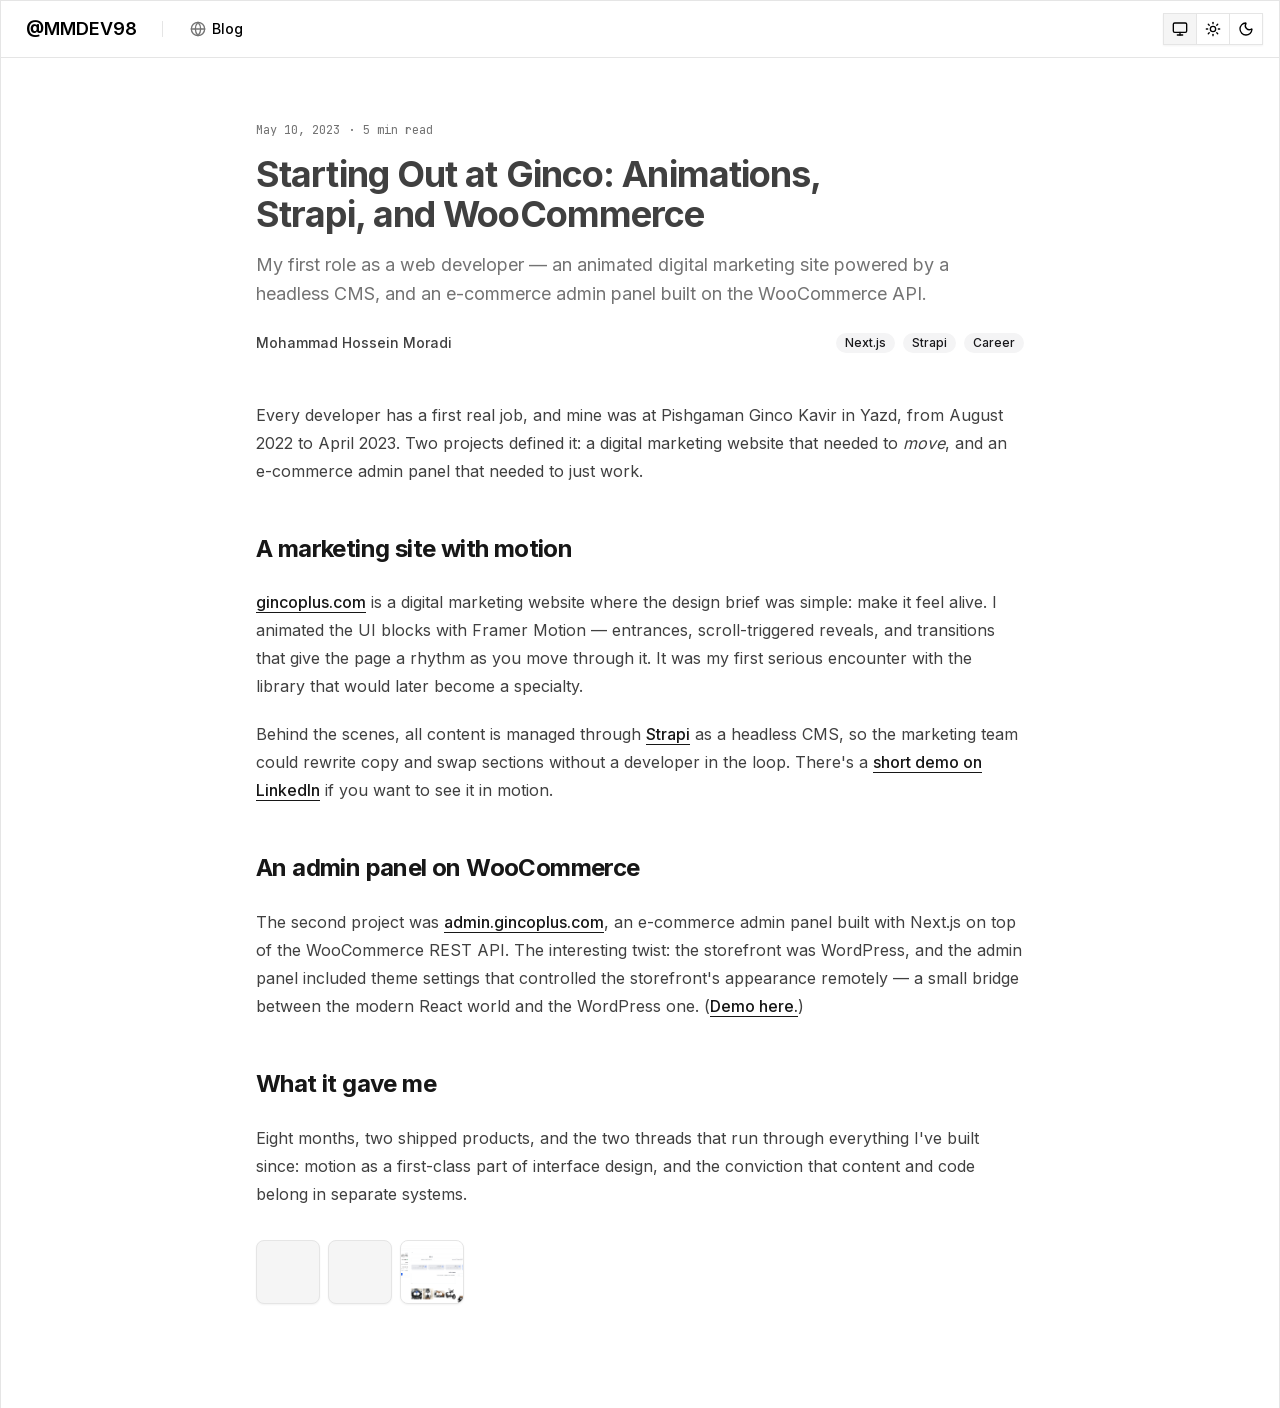
<file: blog/starting-out-at-ginco/index.html>
<!DOCTYPE html><html lang="en" dir="ltr" data-scroll-behavior="smooth"><head><meta charSet="utf-8"/><meta name="viewport" content="width=device-width, initial-scale=1, maximum-scale=1"/><link rel="preload" href="/_next/static/media/70bc3e132a0a741e-s.p.3t6q91iet4nsy.woff2" as="font" crossorigin="" type="font/woff2"/><link rel="preload" href="/_next/static/media/83afe278b6a6bb3c-s.p.2bn3s6zvc0dyp.woff2" as="font" crossorigin="" type="font/woff2"/><link rel="preload" href="/_next/static/media/iranyekanwebblackfanum-s.p.34efqxe65znro.woff" as="font" crossorigin="" type="font/woff"/><link rel="preload" href="/_next/static/media/iranyekanwebboldfanum-s.p.2jmz1aonr2gmy.woff" as="font" crossorigin="" type="font/woff"/><link rel="preload" href="/_next/static/media/iranyekanwebextrablackfanum-s.p.3snr5pbdcvkki.woff" as="font" crossorigin="" type="font/woff"/><link rel="preload" href="/_next/static/media/iranyekanwebextraboldfanum-s.p.2f82zl4um8l-7.woff" as="font" crossorigin="" type="font/woff"/><link rel="preload" href="/_next/static/media/iranyekanweblightfanum-s.p.2ef8rv5kcn76q.woff" as="font" crossorigin="" type="font/woff"/><link rel="preload" href="/_next/static/media/iranyekanwebmediumfanum-s.p.3w5ihjn_y988w.woff" as="font" crossorigin="" type="font/woff"/><link rel="preload" href="/_next/static/media/iranyekanwebregularfanum-s.p.0-u-96ql351qt.woff" as="font" crossorigin="" type="font/woff"/><link rel="preload" href="/_next/static/media/iranyekanwebthinfanum-s.p.1mruqm31rt6rv.woff" as="font" crossorigin="" type="font/woff"/><link rel="stylesheet" href="/_next/static/chunks/33yajgvoqvocm.css" data-precedence="next"/><link rel="stylesheet" href="/_next/static/chunks/2johg7mzulaso.css" data-precedence="next"/><link rel="stylesheet" href="/_next/static/chunks/21bqfw-qxc99b.css" data-precedence="next"/><link rel="preload" as="script" fetchPriority="low" href="/_next/static/chunks/2g49ir6_3u95x.js"/><script src="/_next/static/chunks/2-heb4zakw7ga.js" async=""></script><script src="/_next/static/chunks/18q_bidehvl9h.js" async=""></script><script src="/_next/static/chunks/112j4_ui7siok.js" async=""></script><script src="/_next/static/chunks/2brd7eyisotcl.js" async=""></script><script src="/_next/static/chunks/turbopack-3972i4ugce8jl.js" async=""></script><script src="/_next/static/chunks/24r34a-n32hqc.js" async=""></script><script src="/_next/static/chunks/43vlts6fa95uy.js" async=""></script><script src="/_next/static/chunks/3lsiycls8h2s7.js" async=""></script><script src="/_next/static/chunks/0njh_wy68exc9.js" async=""></script><script src="/_next/static/chunks/0dq4l9zjdopuz.js" async=""></script><script src="/_next/static/chunks/2k2rfcnlc3oj0.js" async=""></script><script src="/_next/static/chunks/12wa4cy99gwru.js" async=""></script><script src="/_next/static/chunks/12m7hiluqzixx.js" async=""></script><script src="/_next/static/chunks/017b5tjnbybko.js" async=""></script><script src="/_next/static/chunks/1a1roa0yf45gi.js" async=""></script><script src="/_next/static/chunks/1-scfq85pf1b1.js" async=""></script><meta name="next-size-adjust" content=""/><meta name="theme-color" content="hsl(0 0% 12%)"/><meta name="theme-color" content="white"/><title>Starting Out at Ginco: Animations, Strapi, and WooCommerce | Mohammad Moradi | Software Engineer</title><meta name="description" content="My first role as a web developer — an animated digital marketing site powered by a headless CMS, and an e-commerce admin panel built on the WooCommerce API."/><link rel="manifest" href="/manifest.webmanifest"/><meta name="robots" content="index, follow"/><meta name="googlebot" content="index, follow, max-video-preview:-1, max-image-preview:large, max-snippet:-1"/><link rel="canonical" href="https://rsdev64.github.io/"/><meta property="og:title" content="Mohammad Moradi | Software Engineer"/><meta property="og:description" content="Mohammad Moradi is a software engineer with over 6 years of experience specializing in TypeScript and Rust, building high-performance web applications."/><meta property="og:url" content="https://rsdev64.github.io/"/><meta property="og:site_name" content="Mohammad Moradi | Software Engineer"/><meta property="og:locale" content="en"/><meta property="og:image" content="https://rsdev64.github.io/images/me.jpg"/><meta property="og:image:width" content="1024"/><meta property="og:image:height" content="1024"/><meta property="og:image:alt" content="Mohammad Moradi | Software Engineer"/><meta property="og:type" content="website"/><meta name="twitter:card" content="summary_large_image"/><meta name="twitter:title" content="Mohammad Moradi | Software Engineer"/><meta name="twitter:description" content="Mohammad Moradi is a software engineer with over 6 years of experience specializing in TypeScript and Rust, building high-performance web applications."/><meta name="twitter:image" content="https://rsdev64.github.io/images/me.jpg"/><link rel="icon" href="/favicon.ico?favicon.2ojoghhsay4k0.ico" sizes="48x48" type="image/x-icon"/><link rel="icon" href="/icon1.png?icon1.2a_h8i9j4f7ds.png" sizes="16x16" type="image/png"/><link rel="icon" href="/icon2.png?icon2.124i15350n94v.png" sizes="32x32" type="image/png"/><link rel="apple-touch-icon" href="/apple-icon.png?apple-icon.33rp9ye8hk8vn.png" sizes="180x180" type="image/png"/><script src="/_next/static/chunks/0cz1d0mv5g_q7.js" noModule=""></script></head><body class="font-sans antialiased jetbrains_mono_6104e6b7-module__s6uLTa__variable inter_fd091ad6-module__giF-bG__variable"><div hidden=""><!--$--><!--/$--></div><script>((a,b,c,d,e,f,g,h)=>{let i=document.documentElement,j=["light","dark"];function k(b){var c;(Array.isArray(a)?a:[a]).forEach(a=>{let c="class"===a,d=c&&f?e.map(a=>f[a]||a):e;c?(i.classList.remove(...d),i.classList.add(f&&f[b]?f[b]:b)):i.setAttribute(a,b)}),c=b,h&&j.includes(c)&&(i.style.colorScheme=c)}if(d)k(d);else try{let a=localStorage.getItem(b)||c,d=g&&"system"===a?window.matchMedia("(prefers-color-scheme: dark)").matches?"dark":"light":a;k(d)}catch(a){}})("class","theme","system",null,["light","dark"],null,true,true)</script><style>
:root {
  --bprogress-color: var(--color-primary);
  --bprogress-height: 3px;
  --bprogress-spinner-size: 18px;
  --bprogress-spinner-animation-duration: 400ms;
  --bprogress-spinner-border-size: 2px;
  --bprogress-box-shadow: 0 0 10px var(--color-primary), 0 0 5px var(--color-primary);
  --bprogress-z-index: 99999;
  --bprogress-spinner-top: 15px;
  --bprogress-spinner-bottom: auto;
  --bprogress-spinner-right: 15px;
  --bprogress-spinner-left: auto;
}

.bprogress {
  width: 0;
  height: 0;
  pointer-events: none;
  z-index: var(--bprogress-z-index);
}

.bprogress .bar {
  background: var(--bprogress-color);
  position: fixed;
  z-index: var(--bprogress-z-index);
  top: 0;
  left: 0;
  width: 100%;
  height: var(--bprogress-height);
}

/* Fancy blur effect */
.bprogress .peg {
  display: block;
  position: absolute;
  right: 0;
  width: 100px;
  height: 100%;
  box-shadow: var(--bprogress-box-shadow);
  opacity: 1.0;
  transform: rotate(3deg) translate(0px, -4px);
}

/* Remove these to get rid of the spinner */
.bprogress .spinner {
  display: block;
  position: fixed;
  z-index: var(--bprogress-z-index);
  top: var(--bprogress-spinner-top);
  bottom: var(--bprogress-spinner-bottom);
  right: var(--bprogress-spinner-right);
  left: var(--bprogress-spinner-left);
}

.bprogress .spinner-icon {
  width: var(--bprogress-spinner-size);
  height: var(--bprogress-spinner-size);
  box-sizing: border-box;
  border: solid var(--bprogress-spinner-border-size) transparent;
  border-top-color: var(--bprogress-color);
  border-left-color: var(--bprogress-color);
  border-radius: 50%;
  -webkit-animation: bprogress-spinner var(--bprogress-spinner-animation-duration) linear infinite;
  animation: bprogress-spinner var(--bprogress-spinner-animation-duration) linear infinite;
}

.bprogress-custom-parent {
  overflow: hidden;
  position: relative;
}

.bprogress-custom-parent .bprogress .spinner,
.bprogress-custom-parent .bprogress .bar {
  position: absolute;
}

.bprogress .indeterminate {
  position: fixed;
  top: 0;
  left: 0;
  width: 100%;
  height: var(--bprogress-height);
  overflow: hidden;
}

.bprogress .indeterminate .inc,
.bprogress .indeterminate .dec {
  position: absolute;
  top: 0;
  height: 100%;
  background-color: var(--bprogress-color);
}

.bprogress .indeterminate .inc {
  animation: bprogress-indeterminate-increase 2s infinite;
}

.bprogress .indeterminate .dec {
  animation: bprogress-indeterminate-decrease 2s 0.5s infinite;
}

@-webkit-keyframes bprogress-spinner {
  0%   { -webkit-transform: rotate(0deg); transform: rotate(0deg); }
  100% { -webkit-transform: rotate(360deg); transform: rotate(360deg); }
}

@keyframes bprogress-spinner {
  0%   { transform: rotate(0deg); }
  100% { transform: rotate(360deg); }
}

@keyframes bprogress-indeterminate-increase {
  from { left: -5%; width: 5%; }
  to { left: 130%; width: 100%; }
}

@keyframes bprogress-indeterminate-decrease {
  from { left: -80%; width: 80%; }
  to { left: 110%; width: 10%; }
}
</style><!--$!--><template data-dgst="BAILOUT_TO_CLIENT_SIDE_RENDERING"></template><!--/$--><div><header class="border-y bg-background sticky top-0 z-2"><div class="mx-auto flex h-14 w-full max-w-7xl items-center border-x px-2 xl:px-4"><a role="button" tabindex="0" data-slot="button" class="group/button inline-flex shrink-0 items-center justify-center border border-transparent bg-clip-padding whitespace-nowrap transition-all outline-none select-none focus-visible:border-ring focus-visible:ring-3 focus-visible:ring-ring/50 active:not-aria-[haspopup]:translate-y-px disabled:pointer-events-none disabled:opacity-50 aria-invalid:border-destructive aria-invalid:ring-3 aria-invalid:ring-destructive/20 dark:aria-invalid:border-destructive/50 dark:aria-invalid:ring-destructive/40 [&amp;_svg]:pointer-events-none [&amp;_svg]:shrink-0 [&amp;_svg:not([class*=&#x27;size-&#x27;])]:size-4 cursor-pointer hover:bg-muted hover:text-foreground aria-expanded:bg-muted aria-expanded:text-foreground dark:hover:bg-muted/50 h-10 gap-1.5 has-data-[icon=inline-end]:pr-2 has-data-[icon=inline-start]:pl-2 px-2 text-lg font-semibold uppercase" href="/">@MMDEV98</a><div data-orientation="vertical" role="separator" aria-orientation="vertical" data-slot="separator" class="bg-border shrink-0 data-horizontal:h-px data-horizontal:w-full data-vertical:w-px data-vertical:self-stretch mx-4 my-auto hidden h-4 md:block"></div><nav class="hidden md:block"><ol class="flex"><ol><a role="button" tabindex="0" data-slot="button" class="group/button inline-flex shrink-0 items-center justify-center border border-transparent bg-clip-padding text-sm font-medium whitespace-nowrap transition-all outline-none select-none focus-visible:border-ring focus-visible:ring-3 focus-visible:ring-ring/50 active:not-aria-[haspopup]:translate-y-px disabled:pointer-events-none disabled:opacity-50 aria-invalid:border-destructive aria-invalid:ring-3 aria-invalid:ring-destructive/20 dark:aria-invalid:border-destructive/50 dark:aria-invalid:ring-destructive/40 [&amp;_svg]:pointer-events-none [&amp;_svg]:shrink-0 [&amp;_svg:not([class*=&#x27;size-&#x27;])]:size-4 cursor-pointer hover:bg-muted hover:text-foreground aria-expanded:bg-muted aria-expanded:text-foreground dark:hover:bg-muted/50 h-10 gap-1.5 px-2.5 has-data-[icon=inline-end]:pr-2 has-data-[icon=inline-start]:pl-2" href="/blog/"><svg xmlns="http://www.w3.org/2000/svg" width="24" height="24" viewBox="0 0 24 24" fill="none" stroke="currentColor" stroke-width="2" stroke-linecap="round" stroke-linejoin="round" class="lucide lucide-globe text-muted-foreground size-4" aria-hidden="true"><circle cx="12" cy="12" r="10"></circle><path d="M12 2a14.5 14.5 0 0 0 0 20 14.5 14.5 0 0 0 0-20"></path><path d="M2 12h20"></path></svg>Blog</a></ol></ol></nav><div class="ms-auto flex items-center md:gap-2"><div data-orientation="horizontal" role="group" data-slot="toggle-group" data-variant="outline" data-spacing="0" class="group/toggle-group w-fit flex-row items-center gap-[--spacing(var(--gap))] data-vertical:flex-col data-vertical:items-stretch data-[spacing=0]:data-[variant=outline]:shadow-xs hidden md:flex" style="--gap:0"><button type="button" aria-disabled="false" tabindex="-1" aria-pressed="false" data-slot="tooltip-trigger" data-variant="outline" data-size="sm" data-spacing="0" aria-label="System" id="base-ui-_R_6lhivalb_" data-base-ui-tooltip-trigger="" class="shrink-0 group-data-[spacing=0]/toggle-group:px-2 group-data-[spacing=0]/toggle-group:shadow-none focus:z-10 focus-visible:z-10 group-data-[spacing=0]/toggle-group:has-data-[icon=inline-end]:pe-1.5 group-data-[spacing=0]/toggle-group:has-data-[icon=inline-start]:ps-1.5 group-data-horizontal/toggle-group:data-[spacing=0]:data-[variant=outline]:border-s-0 group-data-vertical/toggle-group:data-[spacing=0]:data-[variant=outline]:border-t-0 group-data-horizontal/toggle-group:data-[spacing=0]:data-[variant=outline]:first:border-s group-data-vertical/toggle-group:data-[spacing=0]:data-[variant=outline]:first:border-t group/toggle active:not-aria-[haspopup]:translate-y-px inline-flex items-center justify-center gap-1 text-sm font-medium whitespace-nowrap transition-[color,box-shadow] outline-none hover:text-foreground focus-visible:border-ring focus-visible:ring-[3px] focus-visible:ring-ring/50 disabled:pointer-events-none disabled:opacity-50 aria-invalid:border-destructive aria-invalid:ring-destructive/20 dark:aria-invalid:ring-destructive/40 [&amp;_svg]:pointer-events-none [&amp;_svg]:shrink-0 [&amp;_svg:not([class*=&#x27;size-&#x27;])]:size-4 border border-input bg-transparent hover:bg-muted aria-pressed:bg-muted h-8 min-w-8 px-2.5 has-data-[icon=inline-end]:pe-1.5 has-data-[icon=inline-start]:ps-1.5"><svg xmlns="http://www.w3.org/2000/svg" width="24" height="24" viewBox="0 0 24 24" fill="none" stroke="currentColor" stroke-width="2" stroke-linecap="round" stroke-linejoin="round" class="lucide lucide-monitor" aria-hidden="true"><rect width="20" height="14" x="2" y="3" rx="2"></rect><line x1="8" x2="16" y1="21" y2="21"></line><line x1="12" x2="12" y1="17" y2="21"></line></svg><span class="sr-only">System</span></button><button type="button" aria-disabled="false" tabindex="-1" aria-pressed="false" data-slot="tooltip-trigger" data-variant="outline" data-size="sm" data-spacing="0" aria-label="Light" id="base-ui-_R_6phivalb_" data-base-ui-tooltip-trigger="" class="shrink-0 group-data-[spacing=0]/toggle-group:px-2 group-data-[spacing=0]/toggle-group:shadow-none focus:z-10 focus-visible:z-10 group-data-[spacing=0]/toggle-group:has-data-[icon=inline-end]:pe-1.5 group-data-[spacing=0]/toggle-group:has-data-[icon=inline-start]:ps-1.5 group-data-horizontal/toggle-group:data-[spacing=0]:data-[variant=outline]:border-s-0 group-data-vertical/toggle-group:data-[spacing=0]:data-[variant=outline]:border-t-0 group-data-horizontal/toggle-group:data-[spacing=0]:data-[variant=outline]:first:border-s group-data-vertical/toggle-group:data-[spacing=0]:data-[variant=outline]:first:border-t group/toggle active:not-aria-[haspopup]:translate-y-px inline-flex items-center justify-center gap-1 text-sm font-medium whitespace-nowrap transition-[color,box-shadow] outline-none hover:text-foreground focus-visible:border-ring focus-visible:ring-[3px] focus-visible:ring-ring/50 disabled:pointer-events-none disabled:opacity-50 aria-invalid:border-destructive aria-invalid:ring-destructive/20 dark:aria-invalid:ring-destructive/40 [&amp;_svg]:pointer-events-none [&amp;_svg]:shrink-0 [&amp;_svg:not([class*=&#x27;size-&#x27;])]:size-4 border border-input bg-transparent hover:bg-muted aria-pressed:bg-muted h-8 min-w-8 px-2.5 has-data-[icon=inline-end]:pe-1.5 has-data-[icon=inline-start]:ps-1.5"><svg xmlns="http://www.w3.org/2000/svg" width="24" height="24" viewBox="0 0 24 24" fill="none" stroke="currentColor" stroke-width="2" stroke-linecap="round" stroke-linejoin="round" class="lucide lucide-sun" aria-hidden="true"><circle cx="12" cy="12" r="4"></circle><path d="M12 2v2"></path><path d="M12 20v2"></path><path d="m4.93 4.93 1.41 1.41"></path><path d="m17.66 17.66 1.41 1.41"></path><path d="M2 12h2"></path><path d="M20 12h2"></path><path d="m6.34 17.66-1.41 1.41"></path><path d="m19.07 4.93-1.41 1.41"></path></svg><span class="sr-only">Light</span></button><button type="button" aria-disabled="false" tabindex="-1" aria-pressed="false" data-slot="tooltip-trigger" data-variant="outline" data-size="sm" data-spacing="0" aria-label="Dark" id="base-ui-_R_6thivalb_" data-base-ui-tooltip-trigger="" class="shrink-0 group-data-[spacing=0]/toggle-group:px-2 group-data-[spacing=0]/toggle-group:shadow-none focus:z-10 focus-visible:z-10 group-data-[spacing=0]/toggle-group:has-data-[icon=inline-end]:pe-1.5 group-data-[spacing=0]/toggle-group:has-data-[icon=inline-start]:ps-1.5 group-data-horizontal/toggle-group:data-[spacing=0]:data-[variant=outline]:border-s-0 group-data-vertical/toggle-group:data-[spacing=0]:data-[variant=outline]:border-t-0 group-data-horizontal/toggle-group:data-[spacing=0]:data-[variant=outline]:first:border-s group-data-vertical/toggle-group:data-[spacing=0]:data-[variant=outline]:first:border-t group/toggle active:not-aria-[haspopup]:translate-y-px inline-flex items-center justify-center gap-1 text-sm font-medium whitespace-nowrap transition-[color,box-shadow] outline-none hover:text-foreground focus-visible:border-ring focus-visible:ring-[3px] focus-visible:ring-ring/50 disabled:pointer-events-none disabled:opacity-50 aria-invalid:border-destructive aria-invalid:ring-destructive/20 dark:aria-invalid:ring-destructive/40 [&amp;_svg]:pointer-events-none [&amp;_svg]:shrink-0 [&amp;_svg:not([class*=&#x27;size-&#x27;])]:size-4 border border-input bg-transparent hover:bg-muted aria-pressed:bg-muted h-8 min-w-8 px-2.5 has-data-[icon=inline-end]:pe-1.5 has-data-[icon=inline-start]:ps-1.5"><svg xmlns="http://www.w3.org/2000/svg" width="24" height="24" viewBox="0 0 24 24" fill="none" stroke="currentColor" stroke-width="2" stroke-linecap="round" stroke-linejoin="round" class="lucide lucide-moon" aria-hidden="true"><path d="M20.985 12.486a9 9 0 1 1-9.473-9.472c.405-.022.617.46.402.803a6 6 0 0 0 8.268 8.268c.344-.215.825-.004.803.401"></path></svg><span class="sr-only">Dark</span></button></div><button class="hover:bg-muted flex h-10 w-10 items-center justify-center rounded-md focus-visible:outline-none md:hidden" aria-label="Toggle Menu"><svg viewBox="0 0 24 24" width="24" height="24" fill="none" preserveAspectRatio="none"><line x1="4" y1="6" x2="20" y2="6" stroke="currentColor" stroke-width="2" vector-effect="non-scaling-stroke" style="transform:none;transform-origin:50% 50%;transform-box:fill-box"></line><line x1="4" y1="12" x2="20" y2="12" stroke="currentColor" stroke-width="2" vector-effect="non-scaling-stroke" opacity="1"></line><line x1="4" y1="18" x2="20" y2="18" stroke="currentColor" stroke-width="2" vector-effect="non-scaling-stroke" style="transform:none;transform-origin:50% 50%;transform-box:fill-box"></line></svg></button></div></div></header><div class="relative z-1 mx-auto min-h-svh w-full max-w-7xl border-x"><div class="bg-background flex min-h-svh flex-col"><div class="flex-1 px-6 py-6 lg:px-8 lg:py-16"><div class="mx-auto w-full max-w-3xl"><article class="prose prose-neutral dark:prose-invert prose-headings:tracking-tight prose-a:underline-offset-4 prose-pre:border max-w-none"><header class="not-prose mb-12"><div class="text-muted-foreground flex items-center gap-2 font-mono text-xs"><time dateTime="2023-05-10T00:00:00.000Z">May 10, 2023</time><span aria-hidden="true">·</span><span>5<!-- --> min read</span></div><h1 class="mt-4 text-4xl font-bold tracking-tight text-balance">Starting Out at Ginco: Animations, Strapi, and WooCommerce</h1><p class="text-muted-foreground mt-4 text-lg leading-relaxed">My first role as a web developer — an animated digital marketing site powered by a headless CMS, and an e-commerce admin panel built on the WooCommerce API.</p><div class="mt-6 flex items-center justify-between gap-4"><span class="text-sm font-medium">Mohammad Hossein Moradi</span><div class="flex flex-wrap gap-2"><span data-slot="badge" data-variant="secondary" class="group/badge inline-flex h-5 w-fit shrink-0 items-center justify-center gap-1 overflow-hidden rounded-4xl border border-transparent px-2 py-0.5 text-xs font-medium whitespace-nowrap transition-all focus-visible:border-ring focus-visible:ring-[3px] focus-visible:ring-ring/50 has-data-[icon=inline-end]:pr-1.5 has-data-[icon=inline-start]:pl-1.5 aria-invalid:border-destructive aria-invalid:ring-destructive/20 dark:aria-invalid:ring-destructive/40 [&amp;&gt;svg]:pointer-events-none [&amp;&gt;svg]:size-3! bg-secondary text-secondary-foreground [a]:hover:bg-secondary/80">Next.js</span><span data-slot="badge" data-variant="secondary" class="group/badge inline-flex h-5 w-fit shrink-0 items-center justify-center gap-1 overflow-hidden rounded-4xl border border-transparent px-2 py-0.5 text-xs font-medium whitespace-nowrap transition-all focus-visible:border-ring focus-visible:ring-[3px] focus-visible:ring-ring/50 has-data-[icon=inline-end]:pr-1.5 has-data-[icon=inline-start]:pl-1.5 aria-invalid:border-destructive aria-invalid:ring-destructive/20 dark:aria-invalid:ring-destructive/40 [&amp;&gt;svg]:pointer-events-none [&amp;&gt;svg]:size-3! bg-secondary text-secondary-foreground [a]:hover:bg-secondary/80">Strapi</span><span data-slot="badge" data-variant="secondary" class="group/badge inline-flex h-5 w-fit shrink-0 items-center justify-center gap-1 overflow-hidden rounded-4xl border border-transparent px-2 py-0.5 text-xs font-medium whitespace-nowrap transition-all focus-visible:border-ring focus-visible:ring-[3px] focus-visible:ring-ring/50 has-data-[icon=inline-end]:pr-1.5 has-data-[icon=inline-start]:pl-1.5 aria-invalid:border-destructive aria-invalid:ring-destructive/20 dark:aria-invalid:ring-destructive/40 [&amp;&gt;svg]:pointer-events-none [&amp;&gt;svg]:size-3! bg-secondary text-secondary-foreground [a]:hover:bg-secondary/80">Career</span></div></div></header>
<p>Every developer has a first real job, and mine was at Pishgaman Ginco Kavir in
Yazd, from August 2022 to April 2023. Two projects defined it: a digital
marketing website that needed to <em>move</em>, and an e-commerce admin panel that
needed to just work.</p>
<h2>A marketing site with motion</h2>
<p><a href="https://gincoplus.com">gincoplus.com</a> is a digital marketing website where
the design brief was simple: make it feel alive. I animated the UI blocks with
Framer Motion — entrances, scroll-triggered reveals, and transitions that give
the page a rhythm as you move through it. It was my first serious encounter
with the library that would later become a specialty.</p>
<p>Behind the scenes, all content is managed through
<a href="https://strapi.io">Strapi</a> as a headless CMS, so the marketing team could
rewrite copy and swap sections without a developer in the loop. There&#x27;s a
<a href="https://www.linkedin.com/posts/mohammadhosseinmoradi_nextjs-reactjs-strapi-activity-7173763709968740352-IoB9?utm_source=share&amp;utm_medium=member_desktop">short demo on LinkedIn</a>
if you want to see it in motion.</p>
<h2>An admin panel on WooCommerce</h2>
<p>The second project was <a href="https://admin.gincoplus.com">admin.gincoplus.com</a>, an
e-commerce admin panel built with Next.js on top of the WooCommerce REST API.
The interesting twist: the storefront was WordPress, and the admin panel
included theme settings that controlled the storefront&#x27;s appearance remotely —
a small bridge between the modern React world and the WordPress one.
(<a href="https://www.linkedin.com/posts/mohammadhosseinmoradi_nextjs-reactjs-typescript-activity-7089628581915414528-bLem?utm_source=share&amp;utm_medium=member_desktop">Demo here.</a>)</p>
<h2>What it gave me</h2>
<p>Eight months, two shipped products, and the two threads that run through
everything I&#x27;ve built since: motion as a first-class part of interface design,
and the conviction that content and code belong in separate systems.</p>
<div class="flex flex-wrap gap-2 pb-2 not-prose my-8"><button type="button" tabindex="0" aria-disabled="false" class="group bg-muted relative aspect-square size-16 cursor-pointer overflow-hidden rounded-lg border transition-colors focus-visible:border-ring focus-visible:ring-ring/50 shadow-xs focus-visible:border focus-visible:ring-4"><div class="absolute z-10 top-1/2 left-1/2 -translate-x-1/2 -translate-y-1/2 flex items-center justify-center h-full" style="aspect-ratio:1.7777777777777777"><img alt="Gincoplus screenshot 1" loading="lazy" decoding="async" data-nimg="fill" style="position:absolute;height:100%;width:100%;left:0;top:0;right:0;bottom:0;color:transparent" src="/images/gallery/gincoplus/01.jpg"/></div><div class="absolute inset-0 z-12 flex items-center justify-center bg-black/20 opacity-0 transition-opacity group-hover:opacity-100"><svg xmlns="http://www.w3.org/2000/svg" width="24" height="24" viewBox="0 0 24 24" fill="none" stroke="currentColor" stroke-width="2" stroke-linecap="round" stroke-linejoin="round" class="lucide lucide-maximize text-background size-5" aria-hidden="true"><path d="M8 3H5a2 2 0 0 0-2 2v3"></path><path d="M21 8V5a2 2 0 0 0-2-2h-3"></path><path d="M3 16v3a2 2 0 0 0 2 2h3"></path><path d="M16 21h3a2 2 0 0 0 2-2v-3"></path></svg></div></button><button type="button" tabindex="0" aria-disabled="false" class="group bg-muted relative aspect-square size-16 cursor-pointer overflow-hidden rounded-lg border transition-colors focus-visible:border-ring focus-visible:ring-ring/50 shadow-xs focus-visible:border focus-visible:ring-4"><div class="absolute z-10 top-1/2 left-1/2 -translate-x-1/2 -translate-y-1/2 flex items-center justify-center h-full" style="aspect-ratio:1.7777777777777777"><img alt="Gincoplus screenshot 2" loading="lazy" decoding="async" data-nimg="fill" style="position:absolute;height:100%;width:100%;left:0;top:0;right:0;bottom:0;color:transparent" src="/images/gallery/gincoplus/02.jpg"/></div><div class="absolute inset-0 z-12 flex items-center justify-center bg-black/20 opacity-0 transition-opacity group-hover:opacity-100"><svg xmlns="http://www.w3.org/2000/svg" width="24" height="24" viewBox="0 0 24 24" fill="none" stroke="currentColor" stroke-width="2" stroke-linecap="round" stroke-linejoin="round" class="lucide lucide-maximize text-background size-5" aria-hidden="true"><path d="M8 3H5a2 2 0 0 0-2 2v3"></path><path d="M21 8V5a2 2 0 0 0-2-2h-3"></path><path d="M3 16v3a2 2 0 0 0 2 2h3"></path><path d="M16 21h3a2 2 0 0 0 2-2v-3"></path></svg></div></button><button type="button" tabindex="0" aria-disabled="false" class="group bg-muted relative aspect-square size-16 cursor-pointer overflow-hidden rounded-lg border transition-colors focus-visible:border-ring focus-visible:ring-ring/50 shadow-xs focus-visible:border focus-visible:ring-4"><div class="absolute z-10 top-1/2 left-1/2 -translate-x-1/2 -translate-y-1/2 flex items-center justify-center h-full" style="aspect-ratio:1.7777777777777777"><img alt="Admin Gincoplus screenshot 1" loading="lazy" decoding="async" data-nimg="fill" style="position:absolute;height:100%;width:100%;left:0;top:0;right:0;bottom:0;color:transparent" src="/images/gallery/admin-gincoplus/01.png"/></div><div class="absolute inset-0 z-12 flex items-center justify-center bg-black/20 opacity-0 transition-opacity group-hover:opacity-100"><svg xmlns="http://www.w3.org/2000/svg" width="24" height="24" viewBox="0 0 24 24" fill="none" stroke="currentColor" stroke-width="2" stroke-linecap="round" stroke-linejoin="round" class="lucide lucide-maximize text-background size-5" aria-hidden="true"><path d="M8 3H5a2 2 0 0 0-2 2v3"></path><path d="M21 8V5a2 2 0 0 0-2-2h-3"></path><path d="M3 16v3a2 2 0 0 0 2 2h3"></path><path d="M16 21h3a2 2 0 0 0 2-2v-3"></path></svg></div></button></div><!--$--><!--/$--></article></div></div></div></div><span class="bg-background fixed inset-0 inline-flex bg-size-[10px_10px] bg-fixed [--pattern-fg:var(--color-muted)] bg-[repeating-linear-gradient(315deg,var(--pattern-fg)_0,var(--pattern-fg)_1px,transparent_0,transparent_50%)] will-change-transform"></span></div><script src="/_next/static/chunks/2g49ir6_3u95x.js" id="_R_" async=""></script><script>(self.__next_f=self.__next_f||[]).push([0])</script><script>self.__next_f.push([1,"1:\"$Sreact.fragment\"\n3:I[1795,[\"/_next/static/chunks/24r34a-n32hqc.js\",\"/_next/static/chunks/43vlts6fa95uy.js\",\"/_next/static/chunks/3lsiycls8h2s7.js\",\"/_next/static/chunks/0njh_wy68exc9.js\",\"/_next/static/chunks/0dq4l9zjdopuz.js\",\"/_next/static/chunks/2k2rfcnlc3oj0.js\",\"/_next/static/chunks/12wa4cy99gwru.js\",\"/_next/static/chunks/12m7hiluqzixx.js\",\"/_next/static/chunks/017b5tjnbybko.js\"],\"MainLayout\"]\n4:I[78382,[\"/_next/static/chunks/24r34a-n32hqc.js\",\"/_next/static/chunks/43vlts6fa95uy.js\",\"/_next/static/chunks/3lsiycls8h2s7.js\",\"/_next/static/chunks/0njh_wy68exc9.js\",\"/_next/static/chunks/0dq4l9zjdopuz.js\",\"/_next/static/chunks/2k2rfcnlc3oj0.js\",\"/_next/static/chunks/12wa4cy99gwru.js\"],\"default\"]\n5:I[21791,[\"/_next/static/chunks/24r34a-n32hqc.js\",\"/_next/static/chunks/43vlts6fa95uy.js\",\"/_next/static/chunks/3lsiycls8h2s7.js\",\"/_next/static/chunks/0njh_wy68exc9.js\",\"/_next/static/chunks/0dq4l9zjdopuz.js\",\"/_next/static/chunks/2k2rfcnlc3oj0.js\",\"/_next/static/chunks/12wa4cy99gwru.js\"],\"default\"]\nb:I[87094,[\"/_next/static/chunks/24r34a-n32hqc.js\",\"/_next/static/chunks/43vlts6fa95uy.js\",\"/_next/static/chunks/3lsiycls8h2s7.js\",\"/_next/static/chunks/0njh_wy68exc9.js\",\"/_next/static/chunks/0dq4l9zjdopuz.js\",\"/_next/static/chunks/2k2rfcnlc3oj0.js\",\"/_next/static/chunks/12wa4cy99gwru.js\"],\"default\",1]\n:HL[\"/_next/static/chunks/33yajgvoqvocm.css\",\"style\"]\n:HL[\"/_next/static/chunks/2johg7mzulaso.css\",\"style\"]\n:HL[\"/_next/static/media/70bc3e132a0a741e-s.p.3t6q91iet4nsy.woff2\",\"font\",{\"crossOrigin\":\"\",\"type\":\"font/woff2\"}]\n:HL[\"/_next/static/media/83afe278b6a6bb3c-s.p.2bn3s6zvc0dyp.woff2\",\"font\",{\"crossOrigin\":\"\",\"type\":\"font/woff2\"}]\n:HL[\"/_next/static/media/iranyekanwebblackfanum-s.p.34efqxe65znro.woff\",\"font\",{\"crossOrigin\":\"\",\"type\":\"font/woff\"}]\n:HL[\"/_next/static/media/iranyekanwebboldfanum-s.p.2jmz1aonr2gmy.woff\",\"font\",{\"crossOrigin\":\"\",\"type\":\"font/woff\"}]\n:HL[\"/_next/static/media/iranyekanwebextrablackfanum-s.p.3snr5pbdcvkki.woff\",\"font\",{\"crossOrigin\":\"\",\"type\":\"font/woff\"}]\n:HL[\"/_next/static/media/iranyekanwebextraboldfanum-s.p.2f82zl4um8l-7.woff\",\"font\",{\"crossOrigin\":\"\",\"type\":\"font/woff\"}]\n:HL[\"/_next/static/media/iranyekanweblightfanum-s.p.2ef8rv5kcn76q.woff\",\"font\",{\"crossOrigin\":\"\",\"type\":\"font/woff\"}]\n:HL[\"/_next/static/media/iranyekanwebmediumfanum-s.p.3w5ihjn_y988w.woff\",\"font\",{\"crossOrigin\":\"\",\"type\":\"font/woff\"}]\n:HL[\"/_next/static/media/iranyekanwebregularfanum-s.p.0-u-96ql351qt.woff\",\"font\",{\"crossOrigin\":\"\",\"type\":\"font/woff\"}]\n:HL[\"/_next/static/media/iranyekanwebthinfanum-s.p.1mruqm31rt6rv.woff\",\"font\",{\"crossOrigin\":\"\",\"type\":\"font/woff\"}]\n:HL[\"/_next/static/chunks/21bqfw-qxc99b.css\",\"style\"]\n"])</script><script>self.__next_f.push([1,"0:{\"P\":null,\"c\":[\"\",\"blog\",\"starting-out-at-ginco\",\"\"],\"q\":\"\",\"i\":false,\"f\":[[[\"\",{\"children\":[\"(main-layout)\",{\"children\":[\"blog\",{\"children\":[\"(posts)\",{\"children\":[\"starting-out-at-ginco\",{\"children\":[\"__PAGE__\",{}]}]}]}]}]},\"$undefined\",\"$undefined\",16],[[\"$\",\"$1\",\"c\",{\"children\":[[[\"$\",\"link\",\"0\",{\"rel\":\"stylesheet\",\"href\":\"/_next/static/chunks/33yajgvoqvocm.css\",\"precedence\":\"next\",\"crossOrigin\":\"$undefined\",\"nonce\":\"$undefined\"}],[\"$\",\"link\",\"1\",{\"rel\":\"stylesheet\",\"href\":\"/_next/static/chunks/2johg7mzulaso.css\",\"precedence\":\"next\",\"crossOrigin\":\"$undefined\",\"nonce\":\"$undefined\"}],[\"$\",\"script\",\"script-0\",{\"src\":\"/_next/static/chunks/24r34a-n32hqc.js\",\"async\":true,\"nonce\":\"$undefined\"}],[\"$\",\"script\",\"script-1\",{\"src\":\"/_next/static/chunks/43vlts6fa95uy.js\",\"async\":true,\"nonce\":\"$undefined\"}],[\"$\",\"script\",\"script-2\",{\"src\":\"/_next/static/chunks/3lsiycls8h2s7.js\",\"async\":true,\"nonce\":\"$undefined\"}],[\"$\",\"script\",\"script-3\",{\"src\":\"/_next/static/chunks/0njh_wy68exc9.js\",\"async\":true,\"nonce\":\"$undefined\"}],[\"$\",\"script\",\"script-4\",{\"src\":\"/_next/static/chunks/0dq4l9zjdopuz.js\",\"async\":true,\"nonce\":\"$undefined\"}],[\"$\",\"script\",\"script-5\",{\"src\":\"/_next/static/chunks/2k2rfcnlc3oj0.js\",\"async\":true,\"nonce\":\"$undefined\"}],[\"$\",\"script\",\"script-6\",{\"src\":\"/_next/static/chunks/12wa4cy99gwru.js\",\"async\":true,\"nonce\":\"$undefined\"}]],\"$L2\"]}],{\"children\":[[\"$\",\"$1\",\"c\",{\"children\":[[[\"$\",\"script\",\"script-0\",{\"src\":\"/_next/static/chunks/12m7hiluqzixx.js\",\"async\":true,\"nonce\":\"$undefined\"}],[\"$\",\"script\",\"script-1\",{\"src\":\"/_next/static/chunks/017b5tjnbybko.js\",\"async\":true,\"nonce\":\"$undefined\"}]],[\"$\",\"$L3\",null,{\"children\":[\"$\",\"$L4\",null,{\"parallelRouterKey\":\"children\",\"error\":\"$undefined\",\"errorStyles\":\"$undefined\",\"errorScripts\":\"$undefined\",\"template\":[\"$\",\"$L5\",null,{}],\"templateStyles\":\"$undefined\",\"templateScripts\":\"$undefined\",\"notFound\":[[[\"$\",\"title\",null,{\"children\":\"404: This page could not be found.\"}],[\"$\",\"div\",null,{\"style\":{\"fontFamily\":\"system-ui,\\\"Segoe UI\\\",Roboto,Helvetica,Arial,sans-serif,\\\"Apple Color Emoji\\\",\\\"Segoe UI Emoji\\\"\",\"height\":\"100vh\",\"textAlign\":\"center\",\"display\":\"flex\",\"flexDirection\":\"column\",\"alignItems\":\"center\",\"justifyContent\":\"center\"},\"children\":[\"$\",\"div\",null,{\"children\":[[\"$\",\"style\",null,{\"dangerouslySetInnerHTML\":{\"__html\":\"body{color:#000;background:#fff;margin:0}.next-error-h1{border-right:1px solid rgba(0,0,0,.3)}@media (prefers-color-scheme:dark){body{color:#fff;background:#000}.next-error-h1{border-right:1px solid rgba(255,255,255,.3)}}\"}}],[\"$\",\"h1\",null,{\"className\":\"next-error-h1\",\"style\":{\"display\":\"inline-block\",\"margin\":\"0 20px 0 0\",\"padding\":\"0 23px 0 0\",\"fontSize\":24,\"fontWeight\":500,\"verticalAlign\":\"top\",\"lineHeight\":\"49px\"},\"children\":404}],[\"$\",\"div\",null,{\"style\":{\"display\":\"inline-block\"},\"children\":[\"$\",\"h2\",null,{\"style\":{\"fontSize\":14,\"fontWeight\":400,\"lineHeight\":\"49px\",\"margin\":0},\"children\":\"This page could not be found.\"}]}]]}]}]],[]],\"forbidden\":[[[\"$\",\"title\",null,{\"children\":\"403: This page could not be accessed.\"}],[\"$\",\"div\",null,{\"style\":\"$0:f:0:1:1:children:0:props:children:1:props:children:props:notFound:0:1:props:style\",\"children\":[\"$\",\"div\",null,{\"children\":[[\"$\",\"style\",null,{\"dangerouslySetInnerHTML\":{\"__html\":\"body{color:#000;background:#fff;margin:0}.next-error-h1{border-right:1px solid rgba(0,0,0,.3)}@media (prefers-color-scheme:dark){body{color:#fff;background:#000}.next-error-h1{border-right:1px solid rgba(255,255,255,.3)}}\"}}],[\"$\",\"h1\",null,{\"className\":\"next-error-h1\",\"style\":\"$0:f:0:1:1:children:0:props:children:1:props:children:props:notFound:0:1:props:children:props:children:1:props:style\",\"children\":403}],[\"$\",\"div\",null,{\"style\":\"$0:f:0:1:1:children:0:props:children:1:props:children:props:notFound:0:1:props:children:props:children:2:props:style\",\"children\":[\"$\",\"h2\",null,{\"style\":\"$0:f:0:1:1:children:0:props:children:1:props:children:props:notFound:0:1:props:children:props:children:2:props:children:props:style\",\"children\":\"This page could not be accessed.\"}]}]]}]}]],[]],\"unauthorized\":[[[\"$\",\"title\",null,{\"children\":\"401: You're not authorized to access this page.\"}],[\"$\",\"div\",null,{\"style\":\"$0:f:0:1:1:children:0:props:children:1:props:children:props:notFound:0:1:props:style\",\"children\":[\"$\",\"div\",null,{\"children\":[[\"$\",\"style\",null,{\"dangerouslySetInnerHTML\":{\"__html\":\"body{color:#000;background:#fff;margin:0}.next-error-h1{border-right:1px solid rgba(0,0,0,.3)}@media (prefers-color-scheme:dark){body{color:#fff;background:#000}.next-error-h1{border-right:1px solid rgba(255,255,255,.3)}}\"}}],[\"$\",\"h1\",null,{\"className\":\"next-error-h1\",\"style\":\"$0:f:0:1:1:children:0:props:children:1:props:children:props:notFound:0:1:props:children:props:children:1:props:style\",\"children\":401}],[\"$\",\"div\",null,{\"style\":\"$0:f:0:1:1:children:0:props:children:1:props:children:props:notFound:0:1:props:children:props:children:2:props:style\",\"children\":[\"$\",\"h2\",null,{\"style\":\"$0:f:0:1:1:children:0:props:children:1:props:children:props:notFound:0:1:props:children:props:children:2:props:children:props:style\",\"children\":\"You're not authorized to access this page.\"}]}]]}]}]],[]]}]}]]}],{\"children\":[[\"$\",\"$1\",\"c\",{\"children\":[null,[\"$\",\"$L4\",null,{\"parallelRouterKey\":\"children\",\"error\":\"$undefined\",\"errorStyles\":\"$undefined\",\"errorScripts\":\"$undefined\",\"template\":[\"$\",\"$L5\",null,{}],\"templateStyles\":\"$undefined\",\"templateScripts\":\"$undefined\",\"notFound\":\"$undefined\",\"forbidden\":\"$undefined\",\"unauthorized\":\"$undefined\"}]]}],{\"children\":[[\"$\",\"$1\",\"c\",{\"children\":[null,[\"$\",\"div\",null,{\"className\":\"bg-background flex min-h-svh flex-col\",\"children\":[\"$\",\"div\",null,{\"className\":\"flex-1 px-6 py-6 lg:px-8 lg:py-16\",\"children\":[\"$\",\"div\",null,{\"className\":\"mx-auto w-full max-w-3xl\",\"children\":\"$L6\"}]}]}]]}],{\"children\":[\"$L7\",{\"children\":[\"$L8\",{},null,false,null]},null,false,\"$@9\"]},null,false,null]},null,false,\"$@9\"]},null,false,null]},null,false,null],\"$La\",false]],\"m\":\"$undefined\",\"G\":[\"$b\",[\"$Lc\",\"$Ld\"]],\"S\":true,\"h\":null,\"s\":\"$undefined\",\"l\":\"$undefined\",\"p\":\"$undefined\",\"d\":\"$undefined\",\"b\":\"Bdv80WwszFGPZFBZOB-29\"}\n"])</script><script>self.__next_f.push([1,"19:I[86804,[\"/_next/static/chunks/24r34a-n32hqc.js\",\"/_next/static/chunks/43vlts6fa95uy.js\",\"/_next/static/chunks/3lsiycls8h2s7.js\",\"/_next/static/chunks/0njh_wy68exc9.js\",\"/_next/static/chunks/0dq4l9zjdopuz.js\",\"/_next/static/chunks/2k2rfcnlc3oj0.js\",\"/_next/static/chunks/12wa4cy99gwru.js\"],\"ViewportBoundary\"]\n1b:I[86804,[\"/_next/static/chunks/24r34a-n32hqc.js\",\"/_next/static/chunks/43vlts6fa95uy.js\",\"/_next/static/chunks/3lsiycls8h2s7.js\",\"/_next/static/chunks/0njh_wy68exc9.js\",\"/_next/static/chunks/0dq4l9zjdopuz.js\",\"/_next/static/chunks/2k2rfcnlc3oj0.js\",\"/_next/static/chunks/12wa4cy99gwru.js\"],\"MetadataBoundary\"]\n1c:\"$Sreact.suspense\"\n6:[\"$\",\"article\",null,{\"className\":\"prose prose-neutral dark:prose-invert prose-headings:tracking-tight prose-a:underline-offset-4 prose-pre:border max-w-none\",\"children\":[\"$\",\"$L4\",null,{\"parallelRouterKey\":\"children\",\"error\":\"$undefined\",\"errorStyles\":\"$undefined\",\"errorScripts\":\"$undefined\",\"template\":[\"$\",\"$L5\",null,{}],\"templateStyles\":\"$undefined\",\"templateScripts\":\"$undefined\",\"notFound\":\"$undefined\",\"forbidden\":\"$undefined\",\"unauthorized\":\"$undefined\"}]}]\n7:[\"$\",\"$1\",\"c\",{\"children\":[null,[\"$\",\"$L4\",null,{\"parallelRouterKey\":\"children\",\"error\":\"$undefined\",\"errorStyles\":\"$undefined\",\"errorScripts\":\"$undefined\",\"template\":[\"$\",\"$L5\",null,{}],\"templateStyles\":\"$undefined\",\"templateScripts\":\"$undefined\",\"notFound\":\"$undefined\",\"forbidden\":\"$undefined\",\"unauthorized\":\"$undefined\"}]]}]\n"])</script><script>self.__next_f.push([1,"8:[\"$\",\"$1\",\"c\",{\"children\":[[[\"$\",\"header\",null,{\"className\":\"not-prose mb-12\",\"children\":[[\"$\",\"div\",null,{\"className\":\"text-muted-foreground flex items-center gap-2 font-mono text-xs\",\"children\":[[\"$\",\"time\",null,{\"dateTime\":\"2023-05-10T00:00:00.000Z\",\"children\":\"May 10, 2023\"}],[\"$\",\"span\",null,{\"aria-hidden\":true,\"children\":\"·\"}],[\"$\",\"span\",null,{\"children\":[5,\" min read\"]}]]}],[\"$\",\"h1\",null,{\"className\":\"mt-4 text-4xl font-bold tracking-tight text-balance\",\"children\":\"Starting Out at Ginco: Animations, Strapi, and WooCommerce\"}],[\"$\",\"p\",null,{\"className\":\"text-muted-foreground mt-4 text-lg leading-relaxed\",\"children\":\"My first role as a web developer — an animated digital marketing site powered by a headless CMS, and an e-commerce admin panel built on the WooCommerce API.\"}],[\"$\",\"div\",null,{\"className\":\"mt-6 flex items-center justify-between gap-4\",\"children\":[[\"$\",\"span\",null,{\"className\":\"text-sm font-medium\",\"children\":\"Mohammad Hossein Moradi\"}],[\"$\",\"div\",null,{\"className\":\"flex flex-wrap gap-2\",\"children\":[[\"$\",\"span\",\"Next.js\",{\"data-slot\":\"badge\",\"data-variant\":\"secondary\",\"className\":\"group/badge inline-flex h-5 w-fit shrink-0 items-center justify-center gap-1 overflow-hidden rounded-4xl border border-transparent px-2 py-0.5 text-xs font-medium whitespace-nowrap transition-all focus-visible:border-ring focus-visible:ring-[3px] focus-visible:ring-ring/50 has-data-[icon=inline-end]:pr-1.5 has-data-[icon=inline-start]:pl-1.5 aria-invalid:border-destructive aria-invalid:ring-destructive/20 dark:aria-invalid:ring-destructive/40 [\u0026\u003esvg]:pointer-events-none [\u0026\u003esvg]:size-3! bg-secondary text-secondary-foreground [a]:hover:bg-secondary/80\",\"children\":\"Next.js\"}],[\"$\",\"span\",\"Strapi\",{\"data-slot\":\"badge\",\"data-variant\":\"secondary\",\"className\":\"group/badge inline-flex h-5 w-fit shrink-0 items-center justify-center gap-1 overflow-hidden rounded-4xl border border-transparent px-2 py-0.5 text-xs font-medium whitespace-nowrap transition-all focus-visible:border-ring focus-visible:ring-[3px] focus-visible:ring-ring/50 has-data-[icon=inline-end]:pr-1.5 has-data-[icon=inline-start]:pl-1.5 aria-invalid:border-destructive aria-invalid:ring-destructive/20 dark:aria-invalid:ring-destructive/40 [\u0026\u003esvg]:pointer-events-none [\u0026\u003esvg]:size-3! bg-secondary text-secondary-foreground [a]:hover:bg-secondary/80\",\"children\":\"Strapi\"}],[\"$\",\"span\",\"Career\",{\"data-slot\":\"badge\",\"data-variant\":\"secondary\",\"className\":\"group/badge inline-flex h-5 w-fit shrink-0 items-center justify-center gap-1 overflow-hidden rounded-4xl border border-transparent px-2 py-0.5 text-xs font-medium whitespace-nowrap transition-all focus-visible:border-ring focus-visible:ring-[3px] focus-visible:ring-ring/50 has-data-[icon=inline-end]:pr-1.5 has-data-[icon=inline-start]:pl-1.5 aria-invalid:border-destructive aria-invalid:ring-destructive/20 dark:aria-invalid:ring-destructive/40 [\u0026\u003esvg]:pointer-events-none [\u0026\u003esvg]:size-3! bg-secondary text-secondary-foreground [a]:hover:bg-secondary/80\",\"children\":\"Career\"}]]}]]}]]}],\"\\n\",[\"$\",\"p\",null,{\"children\":[\"Every developer has a first real job, and mine was at Pishgaman Ginco Kavir in\\nYazd, from August 2022 to April 2023. Two projects defined it: a digital\\nmarketing website that needed to \",[\"$\",\"em\",null,{\"children\":\"move\"}],\", and an e-commerce admin panel that\\nneeded to just work.\"]}],\"\\n\",[\"$\",\"h2\",null,{\"children\":\"A marketing site with motion\"}],\"\\n\",[\"$\",\"p\",null,{\"children\":[[\"$\",\"a\",null,{\"href\":\"https://gincoplus.com\",\"children\":\"gincoplus.com\"}],\" is a digital marketing website where\\nthe design brief was simple: make it feel alive. I animated the UI blocks with\\nFramer Motion — entrances, scroll-triggered reveals, and transitions that give\\nthe page a rhythm as you move through it. It was my first serious encounter\\nwith the library that would later become a specialty.\"]}],\"\\n\",\"$Le\",\"\\n\",\"$Lf\",\"\\n\",\"$L10\",\"\\n\",\"$L11\",\"\\n\",\"$L12\",\"\\n\",\"$L13\"],[\"$L14\",\"$L15\",\"$L16\"],\"$L17\"]}]\n"])</script><script>self.__next_f.push([1,"18:[]\n9:\"$W18\"\na:[\"$\",\"$1\",\"h\",{\"children\":[null,[\"$\",\"$L19\",null,{\"children\":\"$L1a\"}],[\"$\",\"div\",null,{\"hidden\":true,\"children\":[\"$\",\"$L1b\",null,{\"children\":[\"$\",\"$1c\",null,{\"name\":\"Next.Metadata\",\"children\":\"$L1d\"}]}]}],[\"$\",\"meta\",null,{\"name\":\"next-size-adjust\",\"content\":\"\"}]]}]\nc:[\"$\",\"link\",\"0\",{\"rel\":\"stylesheet\",\"href\":\"/_next/static/chunks/33yajgvoqvocm.css\",\"precedence\":\"next\",\"crossOrigin\":\"$undefined\",\"nonce\":\"$undefined\"}]\nd:[\"$\",\"link\",\"1\",{\"rel\":\"stylesheet\",\"href\":\"/_next/static/chunks/2johg7mzulaso.css\",\"precedence\":\"next\",\"crossOrigin\":\"$undefined\",\"nonce\":\"$undefined\"}]\n"])</script><script>self.__next_f.push([1,"1e:I[67411,[\"/_next/static/chunks/24r34a-n32hqc.js\",\"/_next/static/chunks/43vlts6fa95uy.js\",\"/_next/static/chunks/3lsiycls8h2s7.js\",\"/_next/static/chunks/0njh_wy68exc9.js\",\"/_next/static/chunks/0dq4l9zjdopuz.js\",\"/_next/static/chunks/2k2rfcnlc3oj0.js\",\"/_next/static/chunks/12wa4cy99gwru.js\",\"/_next/static/chunks/12m7hiluqzixx.js\",\"/_next/static/chunks/017b5tjnbybko.js\",\"/_next/static/chunks/1a1roa0yf45gi.js\",\"/_next/static/chunks/1-scfq85pf1b1.js\"],\"Gallery\"]\n1f:I[86804,[\"/_next/static/chunks/24r34a-n32hqc.js\",\"/_next/static/chunks/43vlts6fa95uy.js\",\"/_next/static/chunks/3lsiycls8h2s7.js\",\"/_next/static/chunks/0njh_wy68exc9.js\",\"/_next/static/chunks/0dq4l9zjdopuz.js\",\"/_next/static/chunks/2k2rfcnlc3oj0.js\",\"/_next/static/chunks/12wa4cy99gwru.js\"],\"OutletBoundary\"]\ne:[\"$\",\"p\",null,{\"children\":[\"Behind the scenes, all content is managed through\\n\",[\"$\",\"a\",null,{\"href\":\"https://strapi.io\",\"children\":\"Strapi\"}],\" as a headless CMS, so the marketing team could\\nrewrite copy and swap sections without a developer in the loop. There's a\\n\",[\"$\",\"a\",null,{\"href\":\"https://www.linkedin.com/posts/mohammadhosseinmoradi_nextjs-reactjs-strapi-activity-7173763709968740352-IoB9?utm_source=share\u0026utm_medium=member_desktop\",\"children\":\"short demo on LinkedIn\"}],\"\\nif you want to see it in motion.\"]}]\nf:[\"$\",\"h2\",null,{\"children\":\"An admin panel on WooCommerce\"}]\n10:[\"$\",\"p\",null,{\"children\":[\"The second project was \",[\"$\",\"a\",null,{\"href\":\"https://admin.gincoplus.com\",\"children\":\"admin.gincoplus.com\"}],\", an\\ne-commerce admin panel built with Next.js on top of the WooCommerce REST API.\\nThe interesting twist: the storefront was WordPress, and the admin panel\\nincluded theme settings that controlled the storefront's appearance remotely —\\na small bridge between the modern React world and the WordPress one.\\n(\",[\"$\",\"a\",null,{\"href\":\"https://www.linkedin.com/posts/mohammadhosseinmoradi_nextjs-reactjs-typescript-activity-7089628581915414528-bLem?utm_source=share\u0026utm_medium=member_desktop\",\"children\":\"Demo here.\"}],\")\"]}]\n11:[\"$\",\"h2\",null,{\"children\":\"What it gave me\"}]\n12:[\"$\",\"p\",null,{\"children\":\"Eight months, two shipped products, and the two threads that run through\\neverything I've built since: motion as a first-class part of interface design,\\nand the conviction that content and code belong in separate systems.\"}]\n"])</script><script>self.__next_f.push([1,"13:[\"$\",\"$L1e\",null,{\"className\":\"not-prose my-8\",\"items\":[{\"src\":\"/images/gallery/gincoplus/01.jpg\",\"width\":1920,\"height\":1080,\"blurDataURL\":\"[data-uri]\",\"alt\":\"Gincoplus screenshot 1\"},{\"src\":\"/images/gallery/gincoplus/02.jpg\",\"width\":1920,\"height\":1080,\"blurDataURL\":\"[data-uri]\",\"alt\":\"Gincoplus screenshot 2\"},{\"src\":\"/images/gallery/admin-gincoplus/01.png\",\"width\":1920,\"height\":1080,\"blurDataURL\":\"[data-uri]\",\"alt\":\"Admin Gincoplus screenshot 1\"}]}]\n"])</script><script>self.__next_f.push([1,"14:[\"$\",\"link\",\"0\",{\"rel\":\"stylesheet\",\"href\":\"/_next/static/chunks/21bqfw-qxc99b.css\",\"precedence\":\"next\",\"crossOrigin\":\"$undefined\",\"nonce\":\"$undefined\"}]\n15:[\"$\",\"script\",\"script-0\",{\"src\":\"/_next/static/chunks/1a1roa0yf45gi.js\",\"async\":true,\"nonce\":\"$undefined\"}]\n16:[\"$\",\"script\",\"script-1\",{\"src\":\"/_next/static/chunks/1-scfq85pf1b1.js\",\"async\":true,\"nonce\":\"$undefined\"}]\n17:[\"$\",\"$L1f\",null,{\"children\":[\"$\",\"$1c\",null,{\"name\":\"Next.MetadataOutlet\",\"children\":\"$@20\"}]}]\n"])</script><script>self.__next_f.push([1,"21:I[21049,[\"/_next/static/chunks/24r34a-n32hqc.js\",\"/_next/static/chunks/43vlts6fa95uy.js\",\"/_next/static/chunks/3lsiycls8h2s7.js\",\"/_next/static/chunks/0njh_wy68exc9.js\",\"/_next/static/chunks/0dq4l9zjdopuz.js\",\"/_next/static/chunks/2k2rfcnlc3oj0.js\",\"/_next/static/chunks/12wa4cy99gwru.js\"],\"DirectionProvider\"]\n2:[\"$\",\"html\",null,{\"lang\":\"en\",\"dir\":\"ltr\",\"data-scroll-behavior\":\"smooth\",\"suppressHydrationWarning\":true,\"children\":[\"$\",\"body\",null,{\"className\":\"font-sans antialiased jetbrains_mono_6104e6b7-module__s6uLTa__variable inter_fd091ad6-module__giF-bG__variable\",\"children\":[\"$\",\"$L21\",null,{\"direction\":\"ltr\",\"children\":\"$L22\"}]}]}]\n"])</script><script>self.__next_f.push([1,"23:I[97231,[\"/_next/static/chunks/24r34a-n32hqc.js\",\"/_next/static/chunks/43vlts6fa95uy.js\",\"/_next/static/chunks/3lsiycls8h2s7.js\",\"/_next/static/chunks/0njh_wy68exc9.js\",\"/_next/static/chunks/0dq4l9zjdopuz.js\",\"/_next/static/chunks/2k2rfcnlc3oj0.js\",\"/_next/static/chunks/12wa4cy99gwru.js\"],\"BotContext\"]\n22:[\"$\",\"$L23\",null,{\"value\":{\"isBot\":false},\"children\":\"$L24\"}]\n"])</script><script>self.__next_f.push([1,"25:I[76891,[\"/_next/static/chunks/24r34a-n32hqc.js\",\"/_next/static/chunks/43vlts6fa95uy.js\",\"/_next/static/chunks/3lsiycls8h2s7.js\",\"/_next/static/chunks/0njh_wy68exc9.js\",\"/_next/static/chunks/0dq4l9zjdopuz.js\",\"/_next/static/chunks/2k2rfcnlc3oj0.js\",\"/_next/static/chunks/12wa4cy99gwru.js\"],\"default\"]\n26:I[21493,[\"/_next/static/chunks/24r34a-n32hqc.js\",\"/_next/static/chunks/43vlts6fa95uy.js\",\"/_next/static/chunks/3lsiycls8h2s7.js\",\"/_next/static/chunks/0njh_wy68exc9.js\",\"/_next/static/chunks/0dq4l9zjdopuz.js\",\"/_next/static/chunks/2k2rfcnlc3oj0.js\",\"/_next/static/chunks/12wa4cy99gwru.js\"],\"ThemeProvider\"]\n27:I[90884,[\"/_next/static/chunks/24r34a-n32hqc.js\",\"/_next/static/chunks/43vlts6fa95uy.js\",\"/_next/static/chunks/3lsiycls8h2s7.js\",\"/_next/static/chunks/0njh_wy68exc9.js\",\"/_next/static/chunks/0dq4l9zjdopuz.js\",\"/_next/static/chunks/2k2rfcnlc3oj0.js\",\"/_next/static/chunks/12wa4cy99gwru.js\"],\"default\"]\n28:I[24652,[\"/_next/static/chunks/24r34a-n32hqc.js\",\"/_next/static/chunks/43vlts6fa95uy.js\",\"/_next/static/chunks/3lsiycls8h2s7.js\",\"/_next/static/chunks/0njh_wy68exc9.js\",\"/_next/static/chunks/0dq4l9zjdopuz.js\",\"/_next/static/chunks/2k2rfcnlc3oj0.js\",\"/_next/static/chunks/12wa4cy99gwru.js\"],\"TooltipProvider\"]\n29:I[19847,[\"/_next/static/chunks/24r34a-n32hqc.js\",\"/_next/static/chunks/43vlts6fa95uy.js\",\"/_next/static/chunks/3lsiycls8h2s7.js\",\"/_next/static/chunks/0njh_wy68exc9.js\",\"/_next/static/chunks/0dq4l9zjdopuz.js\",\"/_next/static/chunks/2k2rfcnlc3oj0.js\",\"/_next/static/chunks/12wa4cy99gwru.js\"],\"ScrollManager\"]\n"])</script><script>self.__next_f.push([1,"24:[\"$\",\"$L25\",null,{\"formats\":\"$undefined\",\"locale\":\"en\",\"messages\":{\"metadata\":{\"home\":{\"title\":\"Mohammad Moradi | Software Engineer\",\"description\":\"Mohammad Moradi is a software engineer with over 6 years of experience specializing in TypeScript and Rust, building high-performance web applications.\"}},\"LocaleSwitcher\":{\"title\":\"Select language\",\"label\":\"Change language\"},\"NumberStepper\":{\"increment\":\"Increment\",\"decrement\":\"Decrement\"},\"navItems\":{\"blog\":\"Blog\"},\"AboutMeSection\":{\"name\":\"Mohammad Moradi\",\"date\":\"May 2026\",\"role\":\"Software Engineer\",\"openToWork\":\"Open to Work\",\"getInTouch\":\"Get in Touch\",\"viewBlog\":\"Read the Blog\",\"yearsExperience\":\"6+ Years Experience\",\"description\":\"\u003cprimary\u003eSoftware Engineer\u003c/primary\u003e with 6+ years of experience developing web applications. Specialized in TypeScript and Rust, building cross-platform applications, performance-critical systems, CLI tools, and libraries. Primarily working with \u003cprimary\u003eReact\u003c/primary\u003e and \u003cprimary\u003eNext.js\u003c/primary\u003e, with experience in monorepo architectures and modular development, focused on scalability, maintainability, and developer experience.\"}},\"now\":\"$undefined\",\"timeZone\":\"UTC\",\"children\":[\"$\",\"$L26\",null,{\"children\":[\"$\",\"$L27\",null,{\"children\":[\"$\",\"$L28\",null,{\"children\":[[\"$\",\"$L29\",null,{}],[\"$\",\"$L4\",null,{\"parallelRouterKey\":\"children\",\"error\":\"$undefined\",\"errorStyles\":\"$undefined\",\"errorScripts\":\"$undefined\",\"template\":[\"$\",\"$L5\",null,{}],\"templateStyles\":\"$undefined\",\"templateScripts\":\"$undefined\",\"notFound\":[[[\"$\",\"title\",null,{\"children\":\"404: This page could not be found.\"}],[\"$\",\"div\",null,{\"style\":\"$0:f:0:1:1:children:0:props:children:1:props:children:props:notFound:0:1:props:style\",\"children\":[\"$\",\"div\",null,{\"children\":[[\"$\",\"style\",null,{\"dangerouslySetInnerHTML\":{\"__html\":\"body{color:#000;background:#fff;margin:0}.next-error-h1{border-right:1px solid rgba(0,0,0,.3)}@media (prefers-color-scheme:dark){body{color:#fff;background:#000}.next-error-h1{border-right:1px solid rgba(255,255,255,.3)}}\"}}],[\"$\",\"h1\",null,{\"className\":\"next-error-h1\",\"style\":\"$0:f:0:1:1:children:0:props:children:1:props:children:props:notFound:0:1:props:children:props:children:1:props:style\",\"children\":404}],[\"$\",\"div\",null,{\"style\":\"$0:f:0:1:1:children:0:props:children:1:props:children:props:notFound:0:1:props:children:props:children:2:props:style\",\"children\":[\"$\",\"h2\",null,{\"style\":\"$0:f:0:1:1:children:0:props:children:1:props:children:props:notFound:0:1:props:children:props:children:2:props:children:props:style\",\"children\":\"This page could not be found.\"}]}]]}]}]],[]],\"forbidden\":[[[\"$\",\"title\",null,{\"children\":\"403: This page could not be accessed.\"}],[\"$\",\"div\",null,{\"style\":\"$0:f:0:1:1:children:0:props:children:1:props:children:props:notFound:0:1:props:style\",\"children\":[\"$\",\"div\",null,{\"children\":[[\"$\",\"style\",null,{\"dangerouslySetInnerHTML\":{\"__html\":\"body{color:#000;background:#fff;margin:0}.next-error-h1{border-right:1px solid rgba(0,0,0,.3)}@media (prefers-color-scheme:dark){body{color:#fff;background:#000}.next-error-h1{border-right:1px solid rgba(255,255,255,.3)}}\"}}],[\"$\",\"h1\",null,{\"className\":\"next-error-h1\",\"style\":\"$0:f:0:1:1:children:0:props:children:1:props:children:props:notFound:0:1:props:children:props:children:1:props:style\",\"children\":403}],[\"$\",\"div\",null,{\"style\":\"$0:f:0:1:1:children:0:props:children:1:props:children:props:notFound:0:1:props:children:props:children:2:props:style\",\"children\":[\"$\",\"h2\",null,{\"style\":\"$0:f:0:1:1:children:0:props:children:1:props:children:props:notFound:0:1:props:children:props:children:2:props:children:props:style\",\"children\":\"This page could not be accessed.\"}]}]]}]}]],[]],\"unauthorized\":[[[\"$\",\"title\",null,{\"children\":\"401: You're not authorized to access this page.\"}],[\"$\",\"div\",null,{\"style\":\"$0:f:0:1:1:children:0:props:children:1:props:children:props:notFound:0:1:props:style\",\"children\":[\"$\",\"div\",null,{\"children\":[[\"$\",\"style\",null,{\"dangerouslySetInnerHTML\":{\"__html\":\"body{color:#000;background:#fff;margin:0}.next-error-h1{border-right:1px solid rgba(0,0,0,.3)}@media (prefers-color-scheme:dark){body{color:#fff;background:#000}.next-error-h1{border-right:1px solid rgba(255,255,255,.3)}}\"}}],[\"$\",\"h1\",null,{\"className\":\"next-error-h1\",\"style\":\"$0:f:0:1:1:children:0:props:children:1:props:children:props:notFound:0:1:props:children:props:children:1:props:style\",\"children\":401}],[\"$\",\"div\",null,{\"style\":\"$0:f:0:1:1:children:0:props:children:1:props:children:props:notFound:0:1:props:children:props:children:2:props:style\",\"children\":[\"$\",\"h2\",null,{\"style\":\"$0:f:0:1:1:children:0:props:children:1:props:children:props:notFound:0:1:props:children:props:children:2:props:children:props:style\",\"children\":\"You're not authorized to access this page.\"}]}]]}]}]],[]]}]]}]}]}]}]\n"])</script><script>self.__next_f.push([1,"1a:[[\"$\",\"meta\",\"0\",{\"charSet\":\"utf-8\"}],[\"$\",\"meta\",\"1\",{\"name\":\"viewport\",\"content\":\"width=device-width, initial-scale=1, maximum-scale=1\"}],[\"$\",\"meta\",\"2\",{\"name\":\"theme-color\",\"content\":\"white\"}]]\n"])</script><script>self.__next_f.push([1,"2a:I[81302,[\"/_next/static/chunks/24r34a-n32hqc.js\",\"/_next/static/chunks/43vlts6fa95uy.js\",\"/_next/static/chunks/3lsiycls8h2s7.js\",\"/_next/static/chunks/0njh_wy68exc9.js\",\"/_next/static/chunks/0dq4l9zjdopuz.js\",\"/_next/static/chunks/2k2rfcnlc3oj0.js\",\"/_next/static/chunks/12wa4cy99gwru.js\"],\"IconMark\"]\n"])</script><script>self.__next_f.push([1,"1d:[[\"$\",\"title\",\"0\",{\"children\":\"Starting Out at Ginco: Animations, Strapi, and WooCommerce | Mohammad Moradi | Software Engineer\"}],[\"$\",\"meta\",\"1\",{\"name\":\"description\",\"content\":\"My first role as a web developer — an animated digital marketing site powered by a headless CMS, and an e-commerce admin panel built on the WooCommerce API.\"}],[\"$\",\"link\",\"2\",{\"rel\":\"manifest\",\"href\":\"/manifest.webmanifest\",\"crossOrigin\":\"$undefined\"}],[\"$\",\"meta\",\"3\",{\"name\":\"robots\",\"content\":\"index, follow\"}],[\"$\",\"meta\",\"4\",{\"name\":\"googlebot\",\"content\":\"index, follow, max-video-preview:-1, max-image-preview:large, max-snippet:-1\"}],[\"$\",\"link\",\"5\",{\"rel\":\"canonical\",\"href\":\"https://rsdev64.github.io/\"}],[\"$\",\"meta\",\"6\",{\"property\":\"og:title\",\"content\":\"Mohammad Moradi | Software Engineer\"}],[\"$\",\"meta\",\"7\",{\"property\":\"og:description\",\"content\":\"Mohammad Moradi is a software engineer with over 6 years of experience specializing in TypeScript and Rust, building high-performance web applications.\"}],[\"$\",\"meta\",\"8\",{\"property\":\"og:url\",\"content\":\"https://rsdev64.github.io/\"}],[\"$\",\"meta\",\"9\",{\"property\":\"og:site_name\",\"content\":\"Mohammad Moradi | Software Engineer\"}],[\"$\",\"meta\",\"10\",{\"property\":\"og:locale\",\"content\":\"en\"}],[\"$\",\"meta\",\"11\",{\"property\":\"og:image\",\"content\":\"https://rsdev64.github.io/images/me.jpg\"}],[\"$\",\"meta\",\"12\",{\"property\":\"og:image:width\",\"content\":\"1024\"}],[\"$\",\"meta\",\"13\",{\"property\":\"og:image:height\",\"content\":\"1024\"}],[\"$\",\"meta\",\"14\",{\"property\":\"og:image:alt\",\"content\":\"Mohammad Moradi | Software Engineer\"}],[\"$\",\"meta\",\"15\",{\"property\":\"og:type\",\"content\":\"website\"}],[\"$\",\"meta\",\"16\",{\"name\":\"twitter:card\",\"content\":\"summary_large_image\"}],[\"$\",\"meta\",\"17\",{\"name\":\"twitter:title\",\"content\":\"Mohammad Moradi | Software Engineer\"}],[\"$\",\"meta\",\"18\",{\"name\":\"twitter:description\",\"content\":\"Mohammad Moradi is a software engineer with over 6 years of experience specializing in TypeScript and Rust, building high-performance web applications.\"}],[\"$\",\"meta\",\"19\",{\"name\":\"twitter:image\",\"content\":\"https://rsdev64.github.io/images/me.jpg\"}],[\"$\",\"link\",\"20\",{\"rel\":\"icon\",\"href\":\"/favicon.ico?favicon.2ojoghhsay4k0.ico\",\"sizes\":\"48x48\",\"type\":\"image/x-icon\"}],[\"$\",\"link\",\"21\",{\"rel\":\"icon\",\"href\":\"/icon1.png?icon1.2a_h8i9j4f7ds.png\",\"sizes\":\"16x16\",\"type\":\"image/png\"}],[\"$\",\"link\",\"22\",{\"rel\":\"icon\",\"href\":\"/icon2.png?icon2.124i15350n94v.png\",\"sizes\":\"32x32\",\"type\":\"image/png\"}],[\"$\",\"link\",\"23\",{\"rel\":\"apple-touch-icon\",\"href\":\"/apple-icon.png?apple-icon.33rp9ye8hk8vn.png\",\"sizes\":\"180x180\",\"type\":\"image/png\"}],[\"$\",\"$L2a\",\"24\",{}]]\n"])</script><script>self.__next_f.push([1,"20:null\n"])</script></body></html>
</file>
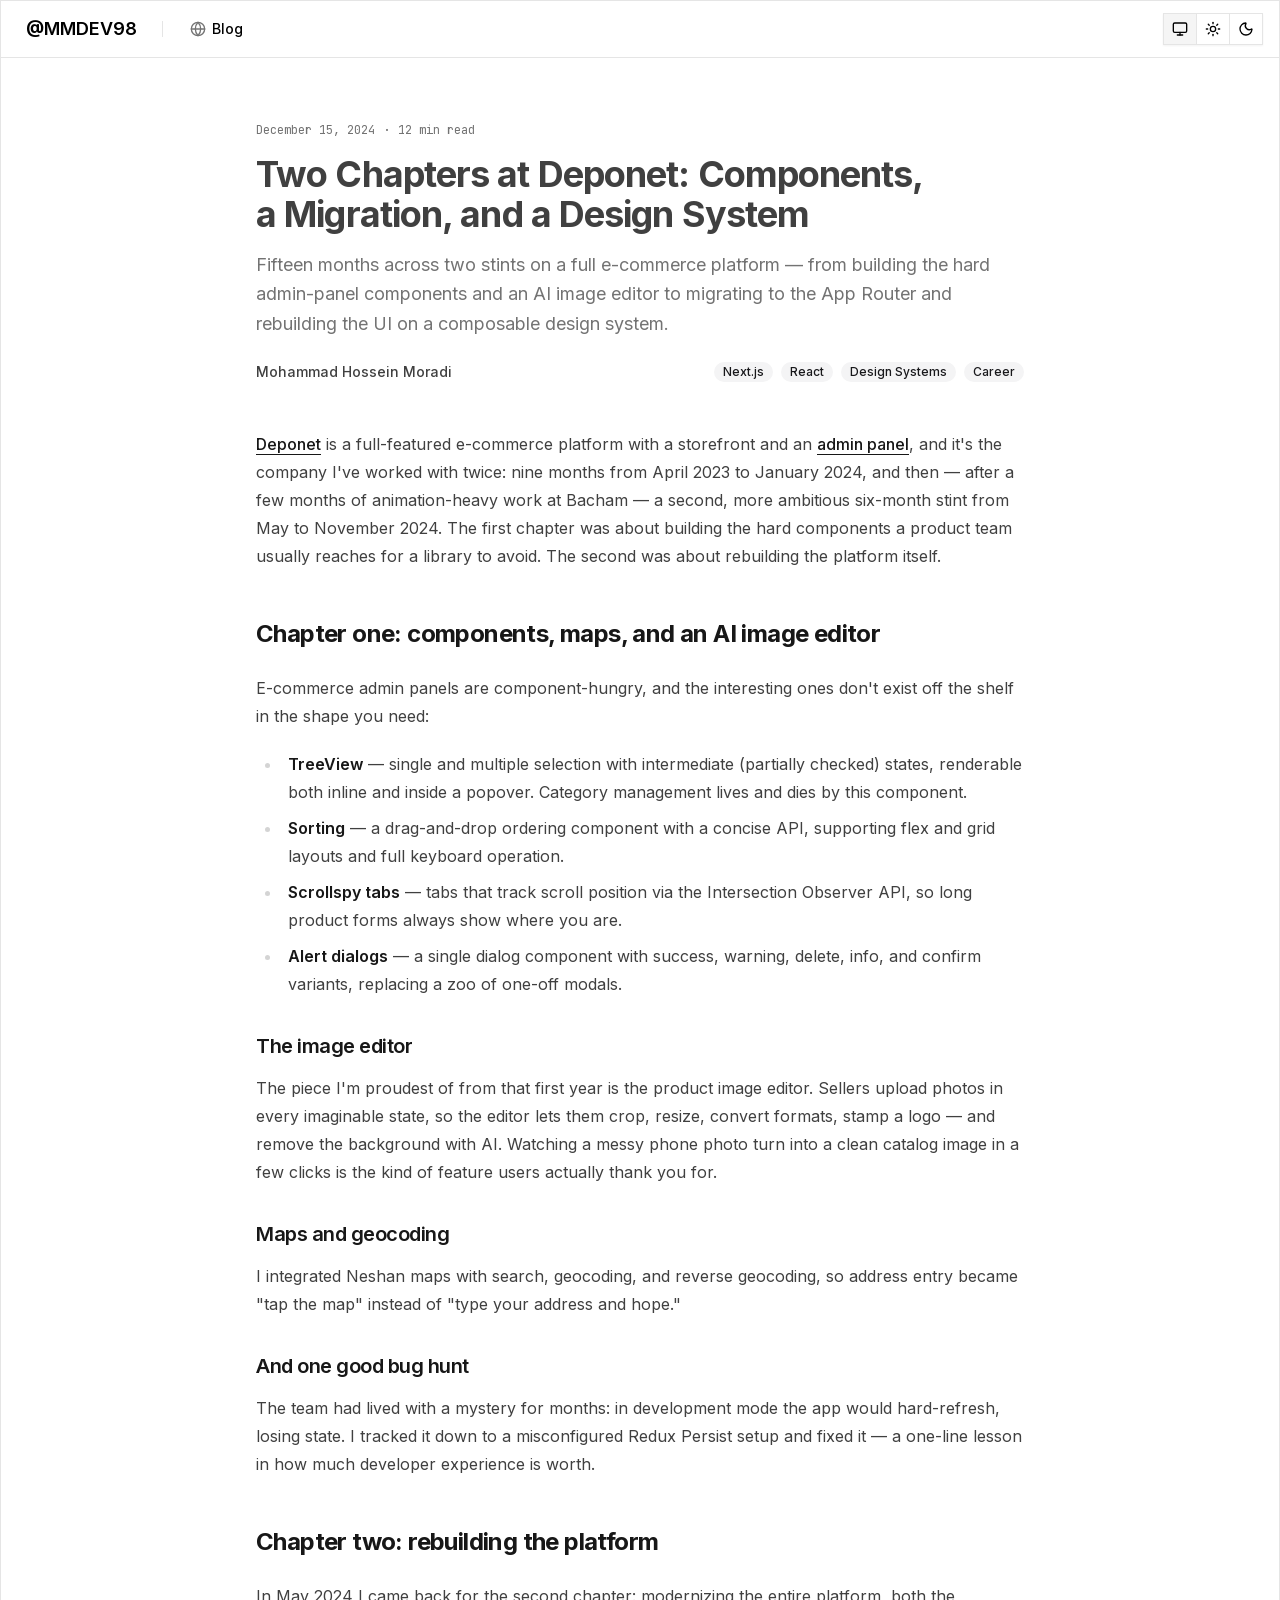
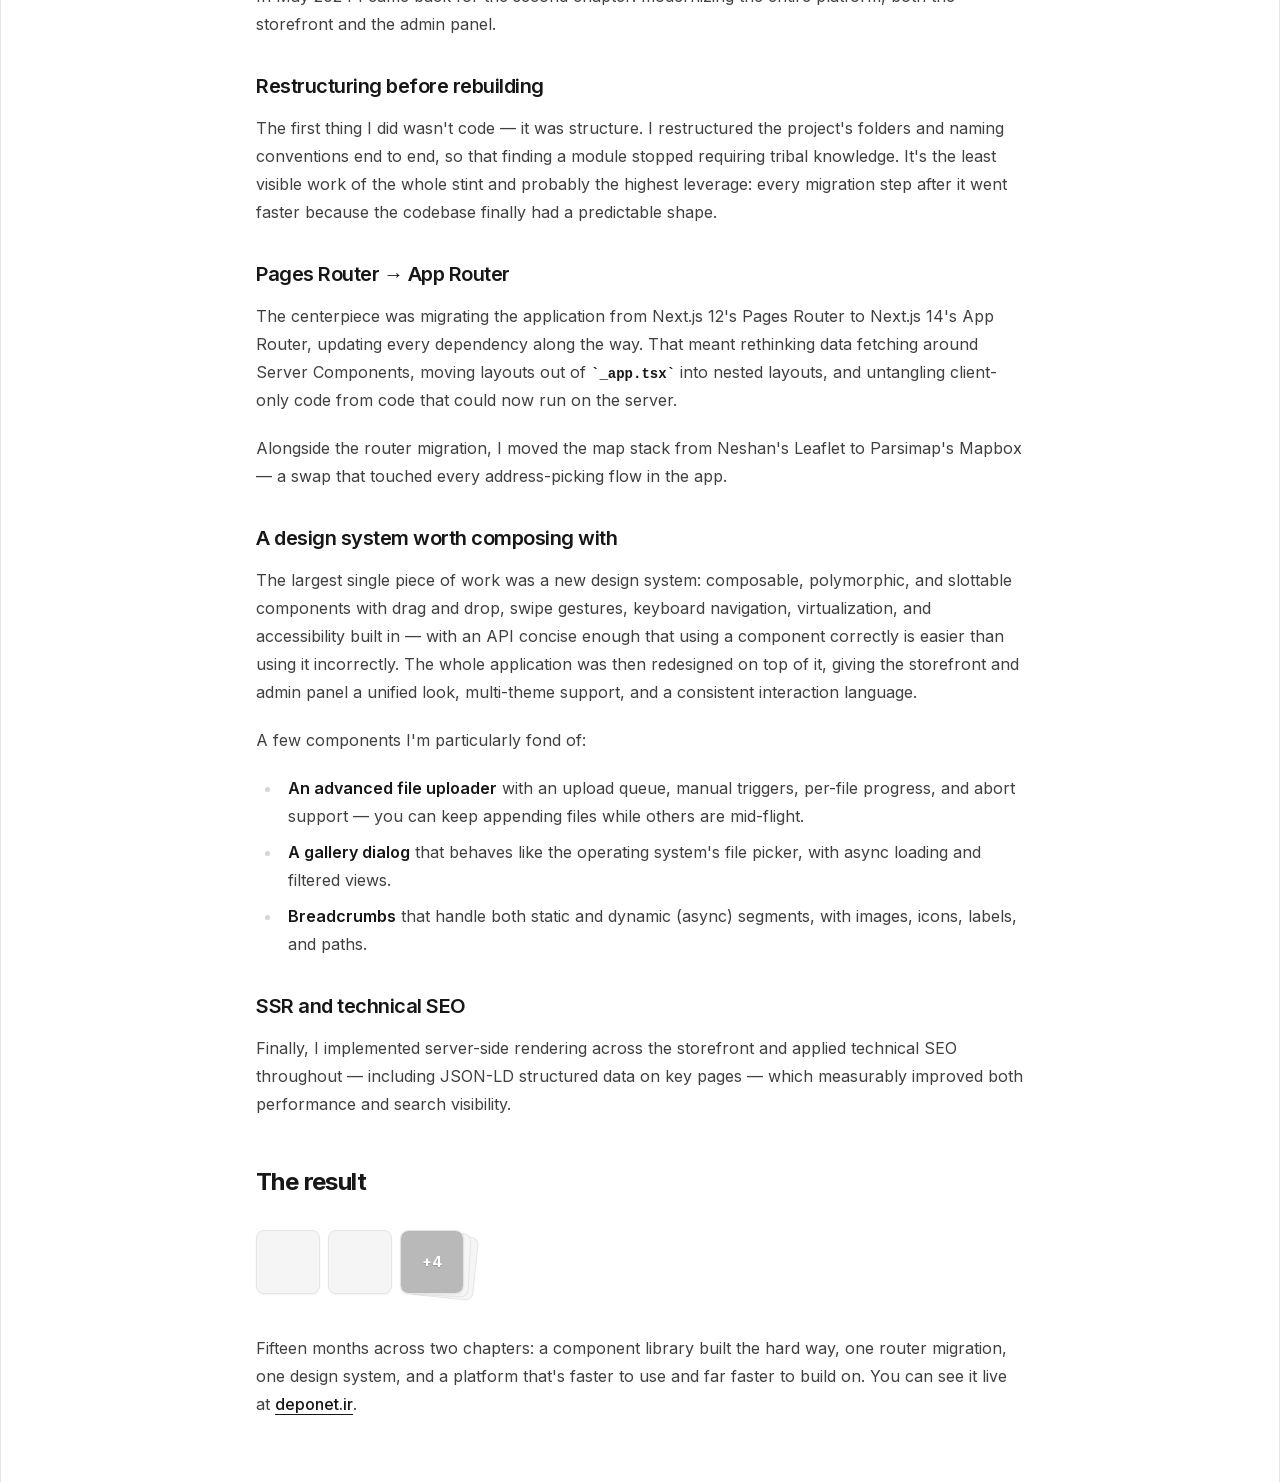
<file: blog/two-chapters-at-deponet/index.html>
<!DOCTYPE html><html lang="en" dir="ltr" data-scroll-behavior="smooth"><head><meta charSet="utf-8"/><meta name="viewport" content="width=device-width, initial-scale=1, maximum-scale=1"/><link rel="preload" href="/_next/static/media/70bc3e132a0a741e-s.p.3t6q91iet4nsy.woff2" as="font" crossorigin="" type="font/woff2"/><link rel="preload" href="/_next/static/media/83afe278b6a6bb3c-s.p.2bn3s6zvc0dyp.woff2" as="font" crossorigin="" type="font/woff2"/><link rel="preload" href="/_next/static/media/iranyekanwebblackfanum-s.p.34efqxe65znro.woff" as="font" crossorigin="" type="font/woff"/><link rel="preload" href="/_next/static/media/iranyekanwebboldfanum-s.p.2jmz1aonr2gmy.woff" as="font" crossorigin="" type="font/woff"/><link rel="preload" href="/_next/static/media/iranyekanwebextrablackfanum-s.p.3snr5pbdcvkki.woff" as="font" crossorigin="" type="font/woff"/><link rel="preload" href="/_next/static/media/iranyekanwebextraboldfanum-s.p.2f82zl4um8l-7.woff" as="font" crossorigin="" type="font/woff"/><link rel="preload" href="/_next/static/media/iranyekanweblightfanum-s.p.2ef8rv5kcn76q.woff" as="font" crossorigin="" type="font/woff"/><link rel="preload" href="/_next/static/media/iranyekanwebmediumfanum-s.p.3w5ihjn_y988w.woff" as="font" crossorigin="" type="font/woff"/><link rel="preload" href="/_next/static/media/iranyekanwebregularfanum-s.p.0-u-96ql351qt.woff" as="font" crossorigin="" type="font/woff"/><link rel="preload" href="/_next/static/media/iranyekanwebthinfanum-s.p.1mruqm31rt6rv.woff" as="font" crossorigin="" type="font/woff"/><link rel="stylesheet" href="/_next/static/chunks/33yajgvoqvocm.css" data-precedence="next"/><link rel="stylesheet" href="/_next/static/chunks/2johg7mzulaso.css" data-precedence="next"/><link rel="stylesheet" href="/_next/static/chunks/21bqfw-qxc99b.css" data-precedence="next"/><link rel="preload" as="script" fetchPriority="low" href="/_next/static/chunks/2g49ir6_3u95x.js"/><script src="/_next/static/chunks/2-heb4zakw7ga.js" async=""></script><script src="/_next/static/chunks/18q_bidehvl9h.js" async=""></script><script src="/_next/static/chunks/112j4_ui7siok.js" async=""></script><script src="/_next/static/chunks/2brd7eyisotcl.js" async=""></script><script src="/_next/static/chunks/turbopack-3972i4ugce8jl.js" async=""></script><script src="/_next/static/chunks/24r34a-n32hqc.js" async=""></script><script src="/_next/static/chunks/43vlts6fa95uy.js" async=""></script><script src="/_next/static/chunks/3lsiycls8h2s7.js" async=""></script><script src="/_next/static/chunks/0njh_wy68exc9.js" async=""></script><script src="/_next/static/chunks/0dq4l9zjdopuz.js" async=""></script><script src="/_next/static/chunks/2k2rfcnlc3oj0.js" async=""></script><script src="/_next/static/chunks/12wa4cy99gwru.js" async=""></script><script src="/_next/static/chunks/12m7hiluqzixx.js" async=""></script><script src="/_next/static/chunks/017b5tjnbybko.js" async=""></script><script src="/_next/static/chunks/1a1roa0yf45gi.js" async=""></script><script src="/_next/static/chunks/1-scfq85pf1b1.js" async=""></script><meta name="next-size-adjust" content=""/><meta name="theme-color" content="hsl(0 0% 12%)"/><meta name="theme-color" content="white"/><title>Two Chapters at Deponet: Components, a Migration, and a Design System | Mohammad Moradi | Software Engineer</title><meta name="description" content="Fifteen months across two stints on a full e-commerce platform — from building the hard admin-panel components and an AI image editor to migrating to the App Router and rebuilding the UI on a composable design system."/><link rel="manifest" href="/manifest.webmanifest"/><meta name="robots" content="index, follow"/><meta name="googlebot" content="index, follow, max-video-preview:-1, max-image-preview:large, max-snippet:-1"/><link rel="canonical" href="https://rsdev64.github.io/"/><meta property="og:title" content="Mohammad Moradi | Software Engineer"/><meta property="og:description" content="Mohammad Moradi is a software engineer with over 6 years of experience specializing in TypeScript and Rust, building high-performance web applications."/><meta property="og:url" content="https://rsdev64.github.io/"/><meta property="og:site_name" content="Mohammad Moradi | Software Engineer"/><meta property="og:locale" content="en"/><meta property="og:image" content="https://rsdev64.github.io/images/me.jpg"/><meta property="og:image:width" content="1024"/><meta property="og:image:height" content="1024"/><meta property="og:image:alt" content="Mohammad Moradi | Software Engineer"/><meta property="og:type" content="website"/><meta name="twitter:card" content="summary_large_image"/><meta name="twitter:title" content="Mohammad Moradi | Software Engineer"/><meta name="twitter:description" content="Mohammad Moradi is a software engineer with over 6 years of experience specializing in TypeScript and Rust, building high-performance web applications."/><meta name="twitter:image" content="https://rsdev64.github.io/images/me.jpg"/><link rel="icon" href="/favicon.ico?favicon.2ojoghhsay4k0.ico" sizes="48x48" type="image/x-icon"/><link rel="icon" href="/icon1.png?icon1.2a_h8i9j4f7ds.png" sizes="16x16" type="image/png"/><link rel="icon" href="/icon2.png?icon2.124i15350n94v.png" sizes="32x32" type="image/png"/><link rel="apple-touch-icon" href="/apple-icon.png?apple-icon.33rp9ye8hk8vn.png" sizes="180x180" type="image/png"/><script src="/_next/static/chunks/0cz1d0mv5g_q7.js" noModule=""></script></head><body class="font-sans antialiased jetbrains_mono_6104e6b7-module__s6uLTa__variable inter_fd091ad6-module__giF-bG__variable"><div hidden=""><!--$--><!--/$--></div><script>((a,b,c,d,e,f,g,h)=>{let i=document.documentElement,j=["light","dark"];function k(b){var c;(Array.isArray(a)?a:[a]).forEach(a=>{let c="class"===a,d=c&&f?e.map(a=>f[a]||a):e;c?(i.classList.remove(...d),i.classList.add(f&&f[b]?f[b]:b)):i.setAttribute(a,b)}),c=b,h&&j.includes(c)&&(i.style.colorScheme=c)}if(d)k(d);else try{let a=localStorage.getItem(b)||c,d=g&&"system"===a?window.matchMedia("(prefers-color-scheme: dark)").matches?"dark":"light":a;k(d)}catch(a){}})("class","theme","system",null,["light","dark"],null,true,true)</script><style>
:root {
  --bprogress-color: var(--color-primary);
  --bprogress-height: 3px;
  --bprogress-spinner-size: 18px;
  --bprogress-spinner-animation-duration: 400ms;
  --bprogress-spinner-border-size: 2px;
  --bprogress-box-shadow: 0 0 10px var(--color-primary), 0 0 5px var(--color-primary);
  --bprogress-z-index: 99999;
  --bprogress-spinner-top: 15px;
  --bprogress-spinner-bottom: auto;
  --bprogress-spinner-right: 15px;
  --bprogress-spinner-left: auto;
}

.bprogress {
  width: 0;
  height: 0;
  pointer-events: none;
  z-index: var(--bprogress-z-index);
}

.bprogress .bar {
  background: var(--bprogress-color);
  position: fixed;
  z-index: var(--bprogress-z-index);
  top: 0;
  left: 0;
  width: 100%;
  height: var(--bprogress-height);
}

/* Fancy blur effect */
.bprogress .peg {
  display: block;
  position: absolute;
  right: 0;
  width: 100px;
  height: 100%;
  box-shadow: var(--bprogress-box-shadow);
  opacity: 1.0;
  transform: rotate(3deg) translate(0px, -4px);
}

/* Remove these to get rid of the spinner */
.bprogress .spinner {
  display: block;
  position: fixed;
  z-index: var(--bprogress-z-index);
  top: var(--bprogress-spinner-top);
  bottom: var(--bprogress-spinner-bottom);
  right: var(--bprogress-spinner-right);
  left: var(--bprogress-spinner-left);
}

.bprogress .spinner-icon {
  width: var(--bprogress-spinner-size);
  height: var(--bprogress-spinner-size);
  box-sizing: border-box;
  border: solid var(--bprogress-spinner-border-size) transparent;
  border-top-color: var(--bprogress-color);
  border-left-color: var(--bprogress-color);
  border-radius: 50%;
  -webkit-animation: bprogress-spinner var(--bprogress-spinner-animation-duration) linear infinite;
  animation: bprogress-spinner var(--bprogress-spinner-animation-duration) linear infinite;
}

.bprogress-custom-parent {
  overflow: hidden;
  position: relative;
}

.bprogress-custom-parent .bprogress .spinner,
.bprogress-custom-parent .bprogress .bar {
  position: absolute;
}

.bprogress .indeterminate {
  position: fixed;
  top: 0;
  left: 0;
  width: 100%;
  height: var(--bprogress-height);
  overflow: hidden;
}

.bprogress .indeterminate .inc,
.bprogress .indeterminate .dec {
  position: absolute;
  top: 0;
  height: 100%;
  background-color: var(--bprogress-color);
}

.bprogress .indeterminate .inc {
  animation: bprogress-indeterminate-increase 2s infinite;
}

.bprogress .indeterminate .dec {
  animation: bprogress-indeterminate-decrease 2s 0.5s infinite;
}

@-webkit-keyframes bprogress-spinner {
  0%   { -webkit-transform: rotate(0deg); transform: rotate(0deg); }
  100% { -webkit-transform: rotate(360deg); transform: rotate(360deg); }
}

@keyframes bprogress-spinner {
  0%   { transform: rotate(0deg); }
  100% { transform: rotate(360deg); }
}

@keyframes bprogress-indeterminate-increase {
  from { left: -5%; width: 5%; }
  to { left: 130%; width: 100%; }
}

@keyframes bprogress-indeterminate-decrease {
  from { left: -80%; width: 80%; }
  to { left: 110%; width: 10%; }
}
</style><!--$!--><template data-dgst="BAILOUT_TO_CLIENT_SIDE_RENDERING"></template><!--/$--><div><header class="border-y bg-background sticky top-0 z-2"><div class="mx-auto flex h-14 w-full max-w-7xl items-center border-x px-2 xl:px-4"><a role="button" tabindex="0" data-slot="button" class="group/button inline-flex shrink-0 items-center justify-center border border-transparent bg-clip-padding whitespace-nowrap transition-all outline-none select-none focus-visible:border-ring focus-visible:ring-3 focus-visible:ring-ring/50 active:not-aria-[haspopup]:translate-y-px disabled:pointer-events-none disabled:opacity-50 aria-invalid:border-destructive aria-invalid:ring-3 aria-invalid:ring-destructive/20 dark:aria-invalid:border-destructive/50 dark:aria-invalid:ring-destructive/40 [&amp;_svg]:pointer-events-none [&amp;_svg]:shrink-0 [&amp;_svg:not([class*=&#x27;size-&#x27;])]:size-4 cursor-pointer hover:bg-muted hover:text-foreground aria-expanded:bg-muted aria-expanded:text-foreground dark:hover:bg-muted/50 h-10 gap-1.5 has-data-[icon=inline-end]:pr-2 has-data-[icon=inline-start]:pl-2 px-2 text-lg font-semibold uppercase" href="/">@MMDEV98</a><div data-orientation="vertical" role="separator" aria-orientation="vertical" data-slot="separator" class="bg-border shrink-0 data-horizontal:h-px data-horizontal:w-full data-vertical:w-px data-vertical:self-stretch mx-4 my-auto hidden h-4 md:block"></div><nav class="hidden md:block"><ol class="flex"><ol><a role="button" tabindex="0" data-slot="button" class="group/button inline-flex shrink-0 items-center justify-center border border-transparent bg-clip-padding text-sm font-medium whitespace-nowrap transition-all outline-none select-none focus-visible:border-ring focus-visible:ring-3 focus-visible:ring-ring/50 active:not-aria-[haspopup]:translate-y-px disabled:pointer-events-none disabled:opacity-50 aria-invalid:border-destructive aria-invalid:ring-3 aria-invalid:ring-destructive/20 dark:aria-invalid:border-destructive/50 dark:aria-invalid:ring-destructive/40 [&amp;_svg]:pointer-events-none [&amp;_svg]:shrink-0 [&amp;_svg:not([class*=&#x27;size-&#x27;])]:size-4 cursor-pointer hover:bg-muted hover:text-foreground aria-expanded:bg-muted aria-expanded:text-foreground dark:hover:bg-muted/50 h-10 gap-1.5 px-2.5 has-data-[icon=inline-end]:pr-2 has-data-[icon=inline-start]:pl-2" href="/blog/"><svg xmlns="http://www.w3.org/2000/svg" width="24" height="24" viewBox="0 0 24 24" fill="none" stroke="currentColor" stroke-width="2" stroke-linecap="round" stroke-linejoin="round" class="lucide lucide-globe text-muted-foreground size-4" aria-hidden="true"><circle cx="12" cy="12" r="10"></circle><path d="M12 2a14.5 14.5 0 0 0 0 20 14.5 14.5 0 0 0 0-20"></path><path d="M2 12h20"></path></svg>Blog</a></ol></ol></nav><div class="ms-auto flex items-center md:gap-2"><div data-orientation="horizontal" role="group" data-slot="toggle-group" data-variant="outline" data-spacing="0" class="group/toggle-group w-fit flex-row items-center gap-[--spacing(var(--gap))] data-vertical:flex-col data-vertical:items-stretch data-[spacing=0]:data-[variant=outline]:shadow-xs hidden md:flex" style="--gap:0"><button type="button" aria-disabled="false" tabindex="-1" aria-pressed="false" data-slot="tooltip-trigger" data-variant="outline" data-size="sm" data-spacing="0" aria-label="System" id="base-ui-_R_6lhivalb_" data-base-ui-tooltip-trigger="" class="shrink-0 group-data-[spacing=0]/toggle-group:px-2 group-data-[spacing=0]/toggle-group:shadow-none focus:z-10 focus-visible:z-10 group-data-[spacing=0]/toggle-group:has-data-[icon=inline-end]:pe-1.5 group-data-[spacing=0]/toggle-group:has-data-[icon=inline-start]:ps-1.5 group-data-horizontal/toggle-group:data-[spacing=0]:data-[variant=outline]:border-s-0 group-data-vertical/toggle-group:data-[spacing=0]:data-[variant=outline]:border-t-0 group-data-horizontal/toggle-group:data-[spacing=0]:data-[variant=outline]:first:border-s group-data-vertical/toggle-group:data-[spacing=0]:data-[variant=outline]:first:border-t group/toggle active:not-aria-[haspopup]:translate-y-px inline-flex items-center justify-center gap-1 text-sm font-medium whitespace-nowrap transition-[color,box-shadow] outline-none hover:text-foreground focus-visible:border-ring focus-visible:ring-[3px] focus-visible:ring-ring/50 disabled:pointer-events-none disabled:opacity-50 aria-invalid:border-destructive aria-invalid:ring-destructive/20 dark:aria-invalid:ring-destructive/40 [&amp;_svg]:pointer-events-none [&amp;_svg]:shrink-0 [&amp;_svg:not([class*=&#x27;size-&#x27;])]:size-4 border border-input bg-transparent hover:bg-muted aria-pressed:bg-muted h-8 min-w-8 px-2.5 has-data-[icon=inline-end]:pe-1.5 has-data-[icon=inline-start]:ps-1.5"><svg xmlns="http://www.w3.org/2000/svg" width="24" height="24" viewBox="0 0 24 24" fill="none" stroke="currentColor" stroke-width="2" stroke-linecap="round" stroke-linejoin="round" class="lucide lucide-monitor" aria-hidden="true"><rect width="20" height="14" x="2" y="3" rx="2"></rect><line x1="8" x2="16" y1="21" y2="21"></line><line x1="12" x2="12" y1="17" y2="21"></line></svg><span class="sr-only">System</span></button><button type="button" aria-disabled="false" tabindex="-1" aria-pressed="false" data-slot="tooltip-trigger" data-variant="outline" data-size="sm" data-spacing="0" aria-label="Light" id="base-ui-_R_6phivalb_" data-base-ui-tooltip-trigger="" class="shrink-0 group-data-[spacing=0]/toggle-group:px-2 group-data-[spacing=0]/toggle-group:shadow-none focus:z-10 focus-visible:z-10 group-data-[spacing=0]/toggle-group:has-data-[icon=inline-end]:pe-1.5 group-data-[spacing=0]/toggle-group:has-data-[icon=inline-start]:ps-1.5 group-data-horizontal/toggle-group:data-[spacing=0]:data-[variant=outline]:border-s-0 group-data-vertical/toggle-group:data-[spacing=0]:data-[variant=outline]:border-t-0 group-data-horizontal/toggle-group:data-[spacing=0]:data-[variant=outline]:first:border-s group-data-vertical/toggle-group:data-[spacing=0]:data-[variant=outline]:first:border-t group/toggle active:not-aria-[haspopup]:translate-y-px inline-flex items-center justify-center gap-1 text-sm font-medium whitespace-nowrap transition-[color,box-shadow] outline-none hover:text-foreground focus-visible:border-ring focus-visible:ring-[3px] focus-visible:ring-ring/50 disabled:pointer-events-none disabled:opacity-50 aria-invalid:border-destructive aria-invalid:ring-destructive/20 dark:aria-invalid:ring-destructive/40 [&amp;_svg]:pointer-events-none [&amp;_svg]:shrink-0 [&amp;_svg:not([class*=&#x27;size-&#x27;])]:size-4 border border-input bg-transparent hover:bg-muted aria-pressed:bg-muted h-8 min-w-8 px-2.5 has-data-[icon=inline-end]:pe-1.5 has-data-[icon=inline-start]:ps-1.5"><svg xmlns="http://www.w3.org/2000/svg" width="24" height="24" viewBox="0 0 24 24" fill="none" stroke="currentColor" stroke-width="2" stroke-linecap="round" stroke-linejoin="round" class="lucide lucide-sun" aria-hidden="true"><circle cx="12" cy="12" r="4"></circle><path d="M12 2v2"></path><path d="M12 20v2"></path><path d="m4.93 4.93 1.41 1.41"></path><path d="m17.66 17.66 1.41 1.41"></path><path d="M2 12h2"></path><path d="M20 12h2"></path><path d="m6.34 17.66-1.41 1.41"></path><path d="m19.07 4.93-1.41 1.41"></path></svg><span class="sr-only">Light</span></button><button type="button" aria-disabled="false" tabindex="-1" aria-pressed="false" data-slot="tooltip-trigger" data-variant="outline" data-size="sm" data-spacing="0" aria-label="Dark" id="base-ui-_R_6thivalb_" data-base-ui-tooltip-trigger="" class="shrink-0 group-data-[spacing=0]/toggle-group:px-2 group-data-[spacing=0]/toggle-group:shadow-none focus:z-10 focus-visible:z-10 group-data-[spacing=0]/toggle-group:has-data-[icon=inline-end]:pe-1.5 group-data-[spacing=0]/toggle-group:has-data-[icon=inline-start]:ps-1.5 group-data-horizontal/toggle-group:data-[spacing=0]:data-[variant=outline]:border-s-0 group-data-vertical/toggle-group:data-[spacing=0]:data-[variant=outline]:border-t-0 group-data-horizontal/toggle-group:data-[spacing=0]:data-[variant=outline]:first:border-s group-data-vertical/toggle-group:data-[spacing=0]:data-[variant=outline]:first:border-t group/toggle active:not-aria-[haspopup]:translate-y-px inline-flex items-center justify-center gap-1 text-sm font-medium whitespace-nowrap transition-[color,box-shadow] outline-none hover:text-foreground focus-visible:border-ring focus-visible:ring-[3px] focus-visible:ring-ring/50 disabled:pointer-events-none disabled:opacity-50 aria-invalid:border-destructive aria-invalid:ring-destructive/20 dark:aria-invalid:ring-destructive/40 [&amp;_svg]:pointer-events-none [&amp;_svg]:shrink-0 [&amp;_svg:not([class*=&#x27;size-&#x27;])]:size-4 border border-input bg-transparent hover:bg-muted aria-pressed:bg-muted h-8 min-w-8 px-2.5 has-data-[icon=inline-end]:pe-1.5 has-data-[icon=inline-start]:ps-1.5"><svg xmlns="http://www.w3.org/2000/svg" width="24" height="24" viewBox="0 0 24 24" fill="none" stroke="currentColor" stroke-width="2" stroke-linecap="round" stroke-linejoin="round" class="lucide lucide-moon" aria-hidden="true"><path d="M20.985 12.486a9 9 0 1 1-9.473-9.472c.405-.022.617.46.402.803a6 6 0 0 0 8.268 8.268c.344-.215.825-.004.803.401"></path></svg><span class="sr-only">Dark</span></button></div><button class="hover:bg-muted flex h-10 w-10 items-center justify-center rounded-md focus-visible:outline-none md:hidden" aria-label="Toggle Menu"><svg viewBox="0 0 24 24" width="24" height="24" fill="none" preserveAspectRatio="none"><line x1="4" y1="6" x2="20" y2="6" stroke="currentColor" stroke-width="2" vector-effect="non-scaling-stroke" style="transform:none;transform-origin:50% 50%;transform-box:fill-box"></line><line x1="4" y1="12" x2="20" y2="12" stroke="currentColor" stroke-width="2" vector-effect="non-scaling-stroke" opacity="1"></line><line x1="4" y1="18" x2="20" y2="18" stroke="currentColor" stroke-width="2" vector-effect="non-scaling-stroke" style="transform:none;transform-origin:50% 50%;transform-box:fill-box"></line></svg></button></div></div></header><div class="relative z-1 mx-auto min-h-svh w-full max-w-7xl border-x"><div class="bg-background flex min-h-svh flex-col"><div class="flex-1 px-6 py-6 lg:px-8 lg:py-16"><div class="mx-auto w-full max-w-3xl"><article class="prose prose-neutral dark:prose-invert prose-headings:tracking-tight prose-a:underline-offset-4 prose-pre:border max-w-none"><header class="not-prose mb-12"><div class="text-muted-foreground flex items-center gap-2 font-mono text-xs"><time dateTime="2024-12-15T00:00:00.000Z">December 15, 2024</time><span aria-hidden="true">·</span><span>12<!-- --> min read</span></div><h1 class="mt-4 text-4xl font-bold tracking-tight text-balance">Two Chapters at Deponet: Components, a Migration, and a Design System</h1><p class="text-muted-foreground mt-4 text-lg leading-relaxed">Fifteen months across two stints on a full e-commerce platform — from building the hard admin-panel components and an AI image editor to migrating to the App Router and rebuilding the UI on a composable design system.</p><div class="mt-6 flex items-center justify-between gap-4"><span class="text-sm font-medium">Mohammad Hossein Moradi</span><div class="flex flex-wrap gap-2"><span data-slot="badge" data-variant="secondary" class="group/badge inline-flex h-5 w-fit shrink-0 items-center justify-center gap-1 overflow-hidden rounded-4xl border border-transparent px-2 py-0.5 text-xs font-medium whitespace-nowrap transition-all focus-visible:border-ring focus-visible:ring-[3px] focus-visible:ring-ring/50 has-data-[icon=inline-end]:pr-1.5 has-data-[icon=inline-start]:pl-1.5 aria-invalid:border-destructive aria-invalid:ring-destructive/20 dark:aria-invalid:ring-destructive/40 [&amp;&gt;svg]:pointer-events-none [&amp;&gt;svg]:size-3! bg-secondary text-secondary-foreground [a]:hover:bg-secondary/80">Next.js</span><span data-slot="badge" data-variant="secondary" class="group/badge inline-flex h-5 w-fit shrink-0 items-center justify-center gap-1 overflow-hidden rounded-4xl border border-transparent px-2 py-0.5 text-xs font-medium whitespace-nowrap transition-all focus-visible:border-ring focus-visible:ring-[3px] focus-visible:ring-ring/50 has-data-[icon=inline-end]:pr-1.5 has-data-[icon=inline-start]:pl-1.5 aria-invalid:border-destructive aria-invalid:ring-destructive/20 dark:aria-invalid:ring-destructive/40 [&amp;&gt;svg]:pointer-events-none [&amp;&gt;svg]:size-3! bg-secondary text-secondary-foreground [a]:hover:bg-secondary/80">React</span><span data-slot="badge" data-variant="secondary" class="group/badge inline-flex h-5 w-fit shrink-0 items-center justify-center gap-1 overflow-hidden rounded-4xl border border-transparent px-2 py-0.5 text-xs font-medium whitespace-nowrap transition-all focus-visible:border-ring focus-visible:ring-[3px] focus-visible:ring-ring/50 has-data-[icon=inline-end]:pr-1.5 has-data-[icon=inline-start]:pl-1.5 aria-invalid:border-destructive aria-invalid:ring-destructive/20 dark:aria-invalid:ring-destructive/40 [&amp;&gt;svg]:pointer-events-none [&amp;&gt;svg]:size-3! bg-secondary text-secondary-foreground [a]:hover:bg-secondary/80">Design Systems</span><span data-slot="badge" data-variant="secondary" class="group/badge inline-flex h-5 w-fit shrink-0 items-center justify-center gap-1 overflow-hidden rounded-4xl border border-transparent px-2 py-0.5 text-xs font-medium whitespace-nowrap transition-all focus-visible:border-ring focus-visible:ring-[3px] focus-visible:ring-ring/50 has-data-[icon=inline-end]:pr-1.5 has-data-[icon=inline-start]:pl-1.5 aria-invalid:border-destructive aria-invalid:ring-destructive/20 dark:aria-invalid:ring-destructive/40 [&amp;&gt;svg]:pointer-events-none [&amp;&gt;svg]:size-3! bg-secondary text-secondary-foreground [a]:hover:bg-secondary/80">Career</span></div></div></header>
<p><a href="https://deponet.ir">Deponet</a> is a full-featured e-commerce platform with a
storefront and an <a href="https://admin.deponet.ir">admin panel</a>, and it&#x27;s the company
I&#x27;ve worked with twice: nine months from April 2023 to January 2024, and then —
after a few months of animation-heavy work at Bacham — a second, more ambitious
six-month stint from May to November 2024. The first chapter was about building
the hard components a product team usually reaches for a library to avoid. The
second was about rebuilding the platform itself.</p>
<h2>Chapter one: components, maps, and an AI image editor</h2>
<p>E-commerce admin panels are component-hungry, and the interesting ones don&#x27;t
exist off the shelf in the shape you need:</p>
<ul>
<li><strong>TreeView</strong> — single and multiple selection with intermediate (partially
checked) states, renderable both inline and inside a popover. Category
management lives and dies by this component.</li>
<li><strong>Sorting</strong> — a drag-and-drop ordering component with a concise API,
supporting flex and grid layouts and full keyboard operation.</li>
<li><strong>Scrollspy tabs</strong> — tabs that track scroll position via the Intersection
Observer API, so long product forms always show where you are.</li>
<li><strong>Alert dialogs</strong> — a single dialog component with success, warning, delete,
info, and confirm variants, replacing a zoo of one-off modals.</li>
</ul>
<h3>The image editor</h3>
<p>The piece I&#x27;m proudest of from that first year is the product image editor.
Sellers upload photos in every imaginable state, so the editor lets them crop,
resize, convert formats, stamp a logo — and remove the background with AI.
Watching a messy phone photo turn into a clean catalog image in a few clicks is
the kind of feature users actually thank you for.</p>
<h3>Maps and geocoding</h3>
<p>I integrated Neshan maps with search, geocoding, and reverse geocoding, so
address entry became &quot;tap the map&quot; instead of &quot;type your address and hope.&quot;</p>
<h3>And one good bug hunt</h3>
<p>The team had lived with a mystery for months: in development mode the app
would hard-refresh, losing state. I tracked it down to a misconfigured Redux
Persist setup and fixed it — a one-line lesson in how much developer
experience is worth.</p>
<h2>Chapter two: rebuilding the platform</h2>
<p>In May 2024 I came back for the second chapter: modernizing the entire
platform, both the storefront and the admin panel.</p>
<h3>Restructuring before rebuilding</h3>
<p>The first thing I did wasn&#x27;t code — it was structure. I restructured the
project&#x27;s folders and naming conventions end to end, so that finding a module
stopped requiring tribal knowledge. It&#x27;s the least visible work of the whole
stint and probably the highest leverage: every migration step after it went
faster because the codebase finally had a predictable shape.</p>
<h3>Pages Router → App Router</h3>
<p>The centerpiece was migrating the application from Next.js 12&#x27;s Pages Router
to Next.js 14&#x27;s App Router, updating every dependency along the way. That
meant rethinking data fetching around Server Components, moving layouts out of
<code>_app.tsx</code> into nested layouts, and untangling client-only code from code that
could now run on the server.</p>
<p>Alongside the router migration, I moved the map stack from Neshan&#x27;s Leaflet to
Parsimap&#x27;s Mapbox — a swap that touched every address-picking flow in the app.</p>
<h3>A design system worth composing with</h3>
<p>The largest single piece of work was a new design system: composable,
polymorphic, and slottable components with drag and drop, swipe gestures,
keyboard navigation, virtualization, and accessibility built in — with an API
concise enough that using a component correctly is easier than using it
incorrectly. The whole application was then redesigned on top of it, giving
the storefront and admin panel a unified look, multi-theme support, and a
consistent interaction language.</p>
<p>A few components I&#x27;m particularly fond of:</p>
<ul>
<li><strong>An advanced file uploader</strong> with an upload queue, manual triggers,
per-file progress, and abort support — you can keep appending files while
others are mid-flight.</li>
<li><strong>A gallery dialog</strong> that behaves like the operating system&#x27;s file picker,
with async loading and filtered views.</li>
<li><strong>Breadcrumbs</strong> that handle both static and dynamic (async) segments, with
images, icons, labels, and paths.</li>
</ul>
<h3>SSR and technical SEO</h3>
<p>Finally, I implemented server-side rendering across the storefront and applied
technical SEO throughout — including JSON-LD structured data on key pages —
which measurably improved both performance and search visibility.</p>
<h2>The result</h2>
<div class="flex flex-wrap gap-2 pb-2 not-prose my-8"><button type="button" tabindex="0" aria-disabled="false" class="group bg-muted relative aspect-square size-16 cursor-pointer overflow-hidden rounded-lg border transition-colors focus-visible:border-ring focus-visible:ring-ring/50 shadow-xs focus-visible:border focus-visible:ring-4"><div class="absolute z-10 top-1/2 left-1/2 -translate-x-1/2 -translate-y-1/2 flex items-center justify-center h-full" style="aspect-ratio:1.7777777777777777"><img alt="Deponet screenshot 1" loading="lazy" decoding="async" data-nimg="fill" style="position:absolute;height:100%;width:100%;left:0;top:0;right:0;bottom:0;color:transparent" src="/images/gallery/deponet/01.png"/></div><div class="absolute inset-0 z-12 flex items-center justify-center bg-black/20 opacity-0 transition-opacity group-hover:opacity-100"><svg xmlns="http://www.w3.org/2000/svg" width="24" height="24" viewBox="0 0 24 24" fill="none" stroke="currentColor" stroke-width="2" stroke-linecap="round" stroke-linejoin="round" class="lucide lucide-maximize text-background size-5" aria-hidden="true"><path d="M8 3H5a2 2 0 0 0-2 2v3"></path><path d="M21 8V5a2 2 0 0 0-2-2h-3"></path><path d="M3 16v3a2 2 0 0 0 2 2h3"></path><path d="M16 21h3a2 2 0 0 0 2-2v-3"></path></svg></div></button><button type="button" tabindex="0" aria-disabled="false" class="group bg-muted relative aspect-square size-16 cursor-pointer overflow-hidden rounded-lg border transition-colors focus-visible:border-ring focus-visible:ring-ring/50 shadow-xs focus-visible:border focus-visible:ring-4"><div class="absolute z-10 top-1/2 left-1/2 -translate-x-1/2 -translate-y-1/2 flex items-center justify-center h-full" style="aspect-ratio:1.7777777777777777"><img alt="Deponet screenshot 2" loading="lazy" decoding="async" data-nimg="fill" style="position:absolute;height:100%;width:100%;left:0;top:0;right:0;bottom:0;color:transparent" src="/images/gallery/deponet/02.png"/></div><div class="absolute inset-0 z-12 flex items-center justify-center bg-black/20 opacity-0 transition-opacity group-hover:opacity-100"><svg xmlns="http://www.w3.org/2000/svg" width="24" height="24" viewBox="0 0 24 24" fill="none" stroke="currentColor" stroke-width="2" stroke-linecap="round" stroke-linejoin="round" class="lucide lucide-maximize text-background size-5" aria-hidden="true"><path d="M8 3H5a2 2 0 0 0-2 2v3"></path><path d="M21 8V5a2 2 0 0 0-2-2h-3"></path><path d="M3 16v3a2 2 0 0 0 2 2h3"></path><path d="M16 21h3a2 2 0 0 0 2-2v-3"></path></svg></div></button><button class="relative aspect-square size-16 cursor-pointer" type="button" tabindex="0"><div class="bg-muted absolute inset-0 overflow-hidden rounded-lg z-30 border in-focus-visible:border-ring in-focus-visible:ring-ring/50 shadow-xs in-focus-visible:border in-focus-visible:ring-4"><div class="absolute top-1/2 left-1/2 -translate-x-1/2 -translate-y-1/2 blur-xs h-full" style="aspect-ratio:1.7777777777777777"><img alt="More images" loading="lazy" decoding="async" data-nimg="fill" class="object-cover" style="position:absolute;height:100%;width:100%;left:0;top:0;right:0;bottom:0;color:transparent" src="/images/gallery/deponet/03.png"/></div><div class="bg-foreground/25 text-background absolute inset-0 z-10 flex flex-col items-center justify-center backdrop-blur-xs text-shadow-xs"><span class="text-sm font-bold">+<!-- -->4</span></div></div><div class="bg-muted absolute inset-0 overflow-hidden rounded-lg border z-20 translate-x-1.5 translate-y-0.5 rotate-3 rtl:-translate-x-1.5 rtl:-rotate-3"><div class="absolute top-1/2 left-1/2 -translate-x-1/2 -translate-y-1/2 blur-xs h-full" style="aspect-ratio:1.7777777777777777"><img alt="More images" loading="lazy" decoding="async" data-nimg="fill" class="object-cover" style="position:absolute;height:100%;width:100%;left:0;top:0;right:0;bottom:0;color:transparent" src="/images/gallery/deponet/04.png"/></div></div><div class="bg-muted absolute inset-0 overflow-hidden rounded-lg border z-10 translate-x-3 translate-y-1 rotate-6 rtl:-translate-x-3 rtl:-rotate-6"><div class="absolute top-1/2 left-1/2 -translate-x-1/2 -translate-y-1/2 blur-xs w-full" style="aspect-ratio:0.48642779587404994"><img alt="More images" loading="lazy" decoding="async" data-nimg="fill" class="object-cover" style="position:absolute;height:100%;width:100%;left:0;top:0;right:0;bottom:0;color:transparent" src="/images/gallery/deponet/05.png"/></div></div></button></div>
<p>Fifteen months across two chapters: a component library built the hard way,
one router migration, one design system, and a platform that&#x27;s faster to use
and far faster to build on. You can see it live at
<a href="https://deponet.ir">deponet.ir</a>.</p><!--$--><!--/$--></article></div></div></div></div><span class="bg-background fixed inset-0 inline-flex bg-size-[10px_10px] bg-fixed [--pattern-fg:var(--color-muted)] bg-[repeating-linear-gradient(315deg,var(--pattern-fg)_0,var(--pattern-fg)_1px,transparent_0,transparent_50%)] will-change-transform"></span></div><script src="/_next/static/chunks/2g49ir6_3u95x.js" id="_R_" async=""></script><script>(self.__next_f=self.__next_f||[]).push([0])</script><script>self.__next_f.push([1,"1:\"$Sreact.fragment\"\n3:I[1795,[\"/_next/static/chunks/24r34a-n32hqc.js\",\"/_next/static/chunks/43vlts6fa95uy.js\",\"/_next/static/chunks/3lsiycls8h2s7.js\",\"/_next/static/chunks/0njh_wy68exc9.js\",\"/_next/static/chunks/0dq4l9zjdopuz.js\",\"/_next/static/chunks/2k2rfcnlc3oj0.js\",\"/_next/static/chunks/12wa4cy99gwru.js\",\"/_next/static/chunks/12m7hiluqzixx.js\",\"/_next/static/chunks/017b5tjnbybko.js\"],\"MainLayout\"]\n4:I[78382,[\"/_next/static/chunks/24r34a-n32hqc.js\",\"/_next/static/chunks/43vlts6fa95uy.js\",\"/_next/static/chunks/3lsiycls8h2s7.js\",\"/_next/static/chunks/0njh_wy68exc9.js\",\"/_next/static/chunks/0dq4l9zjdopuz.js\",\"/_next/static/chunks/2k2rfcnlc3oj0.js\",\"/_next/static/chunks/12wa4cy99gwru.js\"],\"default\"]\n5:I[21791,[\"/_next/static/chunks/24r34a-n32hqc.js\",\"/_next/static/chunks/43vlts6fa95uy.js\",\"/_next/static/chunks/3lsiycls8h2s7.js\",\"/_next/static/chunks/0njh_wy68exc9.js\",\"/_next/static/chunks/0dq4l9zjdopuz.js\",\"/_next/static/chunks/2k2rfcnlc3oj0.js\",\"/_next/static/chunks/12wa4cy99gwru.js\"],\"default\"]\nb:I[87094,[\"/_next/static/chunks/24r34a-n32hqc.js\",\"/_next/static/chunks/43vlts6fa95uy.js\",\"/_next/static/chunks/3lsiycls8h2s7.js\",\"/_next/static/chunks/0njh_wy68exc9.js\",\"/_next/static/chunks/0dq4l9zjdopuz.js\",\"/_next/static/chunks/2k2rfcnlc3oj0.js\",\"/_next/static/chunks/12wa4cy99gwru.js\"],\"default\",1]\n:HL[\"/_next/static/chunks/33yajgvoqvocm.css\",\"style\"]\n:HL[\"/_next/static/chunks/2johg7mzulaso.css\",\"style\"]\n:HL[\"/_next/static/media/70bc3e132a0a741e-s.p.3t6q91iet4nsy.woff2\",\"font\",{\"crossOrigin\":\"\",\"type\":\"font/woff2\"}]\n:HL[\"/_next/static/media/83afe278b6a6bb3c-s.p.2bn3s6zvc0dyp.woff2\",\"font\",{\"crossOrigin\":\"\",\"type\":\"font/woff2\"}]\n:HL[\"/_next/static/media/iranyekanwebblackfanum-s.p.34efqxe65znro.woff\",\"font\",{\"crossOrigin\":\"\",\"type\":\"font/woff\"}]\n:HL[\"/_next/static/media/iranyekanwebboldfanum-s.p.2jmz1aonr2gmy.woff\",\"font\",{\"crossOrigin\":\"\",\"type\":\"font/woff\"}]\n:HL[\"/_next/static/media/iranyekanwebextrablackfanum-s.p.3snr5pbdcvkki.woff\",\"font\",{\"crossOrigin\":\"\",\"type\":\"font/woff\"}]\n:HL[\"/_next/static/media/iranyekanwebextraboldfanum-s.p.2f82zl4um8l-7.woff\",\"font\",{\"crossOrigin\":\"\",\"type\":\"font/woff\"}]\n:HL[\"/_next/static/media/iranyekanweblightfanum-s.p.2ef8rv5kcn76q.woff\",\"font\",{\"crossOrigin\":\"\",\"type\":\"font/woff\"}]\n:HL[\"/_next/static/media/iranyekanwebmediumfanum-s.p.3w5ihjn_y988w.woff\",\"font\",{\"crossOrigin\":\"\",\"type\":\"font/woff\"}]\n:HL[\"/_next/static/media/iranyekanwebregularfanum-s.p.0-u-96ql351qt.woff\",\"font\",{\"crossOrigin\":\"\",\"type\":\"font/woff\"}]\n:HL[\"/_next/static/media/iranyekanwebthinfanum-s.p.1mruqm31rt6rv.woff\",\"font\",{\"crossOrigin\":\"\",\"type\":\"font/woff\"}]\n:HL[\"/_next/static/chunks/21bqfw-qxc99b.css\",\"style\"]\n"])</script><script>self.__next_f.push([1,"0:{\"P\":null,\"c\":[\"\",\"blog\",\"two-chapters-at-deponet\",\"\"],\"q\":\"\",\"i\":false,\"f\":[[[\"\",{\"children\":[\"(main-layout)\",{\"children\":[\"blog\",{\"children\":[\"(posts)\",{\"children\":[\"two-chapters-at-deponet\",{\"children\":[\"__PAGE__\",{}]}]}]}]}]},\"$undefined\",\"$undefined\",16],[[\"$\",\"$1\",\"c\",{\"children\":[[[\"$\",\"link\",\"0\",{\"rel\":\"stylesheet\",\"href\":\"/_next/static/chunks/33yajgvoqvocm.css\",\"precedence\":\"next\",\"crossOrigin\":\"$undefined\",\"nonce\":\"$undefined\"}],[\"$\",\"link\",\"1\",{\"rel\":\"stylesheet\",\"href\":\"/_next/static/chunks/2johg7mzulaso.css\",\"precedence\":\"next\",\"crossOrigin\":\"$undefined\",\"nonce\":\"$undefined\"}],[\"$\",\"script\",\"script-0\",{\"src\":\"/_next/static/chunks/24r34a-n32hqc.js\",\"async\":true,\"nonce\":\"$undefined\"}],[\"$\",\"script\",\"script-1\",{\"src\":\"/_next/static/chunks/43vlts6fa95uy.js\",\"async\":true,\"nonce\":\"$undefined\"}],[\"$\",\"script\",\"script-2\",{\"src\":\"/_next/static/chunks/3lsiycls8h2s7.js\",\"async\":true,\"nonce\":\"$undefined\"}],[\"$\",\"script\",\"script-3\",{\"src\":\"/_next/static/chunks/0njh_wy68exc9.js\",\"async\":true,\"nonce\":\"$undefined\"}],[\"$\",\"script\",\"script-4\",{\"src\":\"/_next/static/chunks/0dq4l9zjdopuz.js\",\"async\":true,\"nonce\":\"$undefined\"}],[\"$\",\"script\",\"script-5\",{\"src\":\"/_next/static/chunks/2k2rfcnlc3oj0.js\",\"async\":true,\"nonce\":\"$undefined\"}],[\"$\",\"script\",\"script-6\",{\"src\":\"/_next/static/chunks/12wa4cy99gwru.js\",\"async\":true,\"nonce\":\"$undefined\"}]],\"$L2\"]}],{\"children\":[[\"$\",\"$1\",\"c\",{\"children\":[[[\"$\",\"script\",\"script-0\",{\"src\":\"/_next/static/chunks/12m7hiluqzixx.js\",\"async\":true,\"nonce\":\"$undefined\"}],[\"$\",\"script\",\"script-1\",{\"src\":\"/_next/static/chunks/017b5tjnbybko.js\",\"async\":true,\"nonce\":\"$undefined\"}]],[\"$\",\"$L3\",null,{\"children\":[\"$\",\"$L4\",null,{\"parallelRouterKey\":\"children\",\"error\":\"$undefined\",\"errorStyles\":\"$undefined\",\"errorScripts\":\"$undefined\",\"template\":[\"$\",\"$L5\",null,{}],\"templateStyles\":\"$undefined\",\"templateScripts\":\"$undefined\",\"notFound\":[[[\"$\",\"title\",null,{\"children\":\"404: This page could not be found.\"}],[\"$\",\"div\",null,{\"style\":{\"fontFamily\":\"system-ui,\\\"Segoe UI\\\",Roboto,Helvetica,Arial,sans-serif,\\\"Apple Color Emoji\\\",\\\"Segoe UI Emoji\\\"\",\"height\":\"100vh\",\"textAlign\":\"center\",\"display\":\"flex\",\"flexDirection\":\"column\",\"alignItems\":\"center\",\"justifyContent\":\"center\"},\"children\":[\"$\",\"div\",null,{\"children\":[[\"$\",\"style\",null,{\"dangerouslySetInnerHTML\":{\"__html\":\"body{color:#000;background:#fff;margin:0}.next-error-h1{border-right:1px solid rgba(0,0,0,.3)}@media (prefers-color-scheme:dark){body{color:#fff;background:#000}.next-error-h1{border-right:1px solid rgba(255,255,255,.3)}}\"}}],[\"$\",\"h1\",null,{\"className\":\"next-error-h1\",\"style\":{\"display\":\"inline-block\",\"margin\":\"0 20px 0 0\",\"padding\":\"0 23px 0 0\",\"fontSize\":24,\"fontWeight\":500,\"verticalAlign\":\"top\",\"lineHeight\":\"49px\"},\"children\":404}],[\"$\",\"div\",null,{\"style\":{\"display\":\"inline-block\"},\"children\":[\"$\",\"h2\",null,{\"style\":{\"fontSize\":14,\"fontWeight\":400,\"lineHeight\":\"49px\",\"margin\":0},\"children\":\"This page could not be found.\"}]}]]}]}]],[]],\"forbidden\":[[[\"$\",\"title\",null,{\"children\":\"403: This page could not be accessed.\"}],[\"$\",\"div\",null,{\"style\":\"$0:f:0:1:1:children:0:props:children:1:props:children:props:notFound:0:1:props:style\",\"children\":[\"$\",\"div\",null,{\"children\":[[\"$\",\"style\",null,{\"dangerouslySetInnerHTML\":{\"__html\":\"body{color:#000;background:#fff;margin:0}.next-error-h1{border-right:1px solid rgba(0,0,0,.3)}@media (prefers-color-scheme:dark){body{color:#fff;background:#000}.next-error-h1{border-right:1px solid rgba(255,255,255,.3)}}\"}}],[\"$\",\"h1\",null,{\"className\":\"next-error-h1\",\"style\":\"$0:f:0:1:1:children:0:props:children:1:props:children:props:notFound:0:1:props:children:props:children:1:props:style\",\"children\":403}],[\"$\",\"div\",null,{\"style\":\"$0:f:0:1:1:children:0:props:children:1:props:children:props:notFound:0:1:props:children:props:children:2:props:style\",\"children\":[\"$\",\"h2\",null,{\"style\":\"$0:f:0:1:1:children:0:props:children:1:props:children:props:notFound:0:1:props:children:props:children:2:props:children:props:style\",\"children\":\"This page could not be accessed.\"}]}]]}]}]],[]],\"unauthorized\":[[[\"$\",\"title\",null,{\"children\":\"401: You're not authorized to access this page.\"}],[\"$\",\"div\",null,{\"style\":\"$0:f:0:1:1:children:0:props:children:1:props:children:props:notFound:0:1:props:style\",\"children\":[\"$\",\"div\",null,{\"children\":[[\"$\",\"style\",null,{\"dangerouslySetInnerHTML\":{\"__html\":\"body{color:#000;background:#fff;margin:0}.next-error-h1{border-right:1px solid rgba(0,0,0,.3)}@media (prefers-color-scheme:dark){body{color:#fff;background:#000}.next-error-h1{border-right:1px solid rgba(255,255,255,.3)}}\"}}],[\"$\",\"h1\",null,{\"className\":\"next-error-h1\",\"style\":\"$0:f:0:1:1:children:0:props:children:1:props:children:props:notFound:0:1:props:children:props:children:1:props:style\",\"children\":401}],[\"$\",\"div\",null,{\"style\":\"$0:f:0:1:1:children:0:props:children:1:props:children:props:notFound:0:1:props:children:props:children:2:props:style\",\"children\":[\"$\",\"h2\",null,{\"style\":\"$0:f:0:1:1:children:0:props:children:1:props:children:props:notFound:0:1:props:children:props:children:2:props:children:props:style\",\"children\":\"You're not authorized to access this page.\"}]}]]}]}]],[]]}]}]]}],{\"children\":[[\"$\",\"$1\",\"c\",{\"children\":[null,[\"$\",\"$L4\",null,{\"parallelRouterKey\":\"children\",\"error\":\"$undefined\",\"errorStyles\":\"$undefined\",\"errorScripts\":\"$undefined\",\"template\":[\"$\",\"$L5\",null,{}],\"templateStyles\":\"$undefined\",\"templateScripts\":\"$undefined\",\"notFound\":\"$undefined\",\"forbidden\":\"$undefined\",\"unauthorized\":\"$undefined\"}]]}],{\"children\":[[\"$\",\"$1\",\"c\",{\"children\":[null,[\"$\",\"div\",null,{\"className\":\"bg-background flex min-h-svh flex-col\",\"children\":[\"$\",\"div\",null,{\"className\":\"flex-1 px-6 py-6 lg:px-8 lg:py-16\",\"children\":[\"$\",\"div\",null,{\"className\":\"mx-auto w-full max-w-3xl\",\"children\":\"$L6\"}]}]}]]}],{\"children\":[\"$L7\",{\"children\":[\"$L8\",{},null,false,null]},null,false,\"$@9\"]},null,false,null]},null,false,\"$@9\"]},null,false,null]},null,false,null],\"$La\",false]],\"m\":\"$undefined\",\"G\":[\"$b\",[\"$Lc\",\"$Ld\"]],\"S\":true,\"h\":null,\"s\":\"$undefined\",\"l\":\"$undefined\",\"p\":\"$undefined\",\"d\":\"$undefined\",\"b\":\"Bdv80WwszFGPZFBZOB-29\"}\n"])</script><script>self.__next_f.push([1,"2d:I[86804,[\"/_next/static/chunks/24r34a-n32hqc.js\",\"/_next/static/chunks/43vlts6fa95uy.js\",\"/_next/static/chunks/3lsiycls8h2s7.js\",\"/_next/static/chunks/0njh_wy68exc9.js\",\"/_next/static/chunks/0dq4l9zjdopuz.js\",\"/_next/static/chunks/2k2rfcnlc3oj0.js\",\"/_next/static/chunks/12wa4cy99gwru.js\"],\"ViewportBoundary\"]\n2f:I[86804,[\"/_next/static/chunks/24r34a-n32hqc.js\",\"/_next/static/chunks/43vlts6fa95uy.js\",\"/_next/static/chunks/3lsiycls8h2s7.js\",\"/_next/static/chunks/0njh_wy68exc9.js\",\"/_next/static/chunks/0dq4l9zjdopuz.js\",\"/_next/static/chunks/2k2rfcnlc3oj0.js\",\"/_next/static/chunks/12wa4cy99gwru.js\"],\"MetadataBoundary\"]\n30:\"$Sreact.suspense\"\n6:[\"$\",\"article\",null,{\"className\":\"prose prose-neutral dark:prose-invert prose-headings:tracking-tight prose-a:underline-offset-4 prose-pre:border max-w-none\",\"children\":[\"$\",\"$L4\",null,{\"parallelRouterKey\":\"children\",\"error\":\"$undefined\",\"errorStyles\":\"$undefined\",\"errorScripts\":\"$undefined\",\"template\":[\"$\",\"$L5\",null,{}],\"templateStyles\":\"$undefined\",\"templateScripts\":\"$undefined\",\"notFound\":\"$undefined\",\"forbidden\":\"$undefined\",\"unauthorized\":\"$undefined\"}]}]\n7:[\"$\",\"$1\",\"c\",{\"children\":[null,[\"$\",\"$L4\",null,{\"parallelRouterKey\":\"children\",\"error\":\"$undefined\",\"errorStyles\":\"$undefined\",\"errorScripts\":\"$undefined\",\"template\":[\"$\",\"$L5\",null,{}],\"templateStyles\":\"$undefined\",\"templateScripts\":\"$undefined\",\"notFound\":\"$undefined\",\"forbidden\":\"$undefined\",\"unauthorized\":\"$undefined\"}]]}]\n"])</script><script>self.__next_f.push([1,"8:[\"$\",\"$1\",\"c\",{\"children\":[[[\"$\",\"header\",null,{\"className\":\"not-prose mb-12\",\"children\":[[\"$\",\"div\",null,{\"className\":\"text-muted-foreground flex items-center gap-2 font-mono text-xs\",\"children\":[[\"$\",\"time\",null,{\"dateTime\":\"2024-12-15T00:00:00.000Z\",\"children\":\"December 15, 2024\"}],[\"$\",\"span\",null,{\"aria-hidden\":true,\"children\":\"·\"}],[\"$\",\"span\",null,{\"children\":[12,\" min read\"]}]]}],[\"$\",\"h1\",null,{\"className\":\"mt-4 text-4xl font-bold tracking-tight text-balance\",\"children\":\"Two Chapters at Deponet: Components, a Migration, and a Design System\"}],[\"$\",\"p\",null,{\"className\":\"text-muted-foreground mt-4 text-lg leading-relaxed\",\"children\":\"Fifteen months across two stints on a full e-commerce platform — from building the hard admin-panel components and an AI image editor to migrating to the App Router and rebuilding the UI on a composable design system.\"}],[\"$\",\"div\",null,{\"className\":\"mt-6 flex items-center justify-between gap-4\",\"children\":[[\"$\",\"span\",null,{\"className\":\"text-sm font-medium\",\"children\":\"Mohammad Hossein Moradi\"}],[\"$\",\"div\",null,{\"className\":\"flex flex-wrap gap-2\",\"children\":[[\"$\",\"span\",\"Next.js\",{\"data-slot\":\"badge\",\"data-variant\":\"secondary\",\"className\":\"group/badge inline-flex h-5 w-fit shrink-0 items-center justify-center gap-1 overflow-hidden rounded-4xl border border-transparent px-2 py-0.5 text-xs font-medium whitespace-nowrap transition-all focus-visible:border-ring focus-visible:ring-[3px] focus-visible:ring-ring/50 has-data-[icon=inline-end]:pr-1.5 has-data-[icon=inline-start]:pl-1.5 aria-invalid:border-destructive aria-invalid:ring-destructive/20 dark:aria-invalid:ring-destructive/40 [\u0026\u003esvg]:pointer-events-none [\u0026\u003esvg]:size-3! bg-secondary text-secondary-foreground [a]:hover:bg-secondary/80\",\"children\":\"Next.js\"}],[\"$\",\"span\",\"React\",{\"data-slot\":\"badge\",\"data-variant\":\"secondary\",\"className\":\"group/badge inline-flex h-5 w-fit shrink-0 items-center justify-center gap-1 overflow-hidden rounded-4xl border border-transparent px-2 py-0.5 text-xs font-medium whitespace-nowrap transition-all focus-visible:border-ring focus-visible:ring-[3px] focus-visible:ring-ring/50 has-data-[icon=inline-end]:pr-1.5 has-data-[icon=inline-start]:pl-1.5 aria-invalid:border-destructive aria-invalid:ring-destructive/20 dark:aria-invalid:ring-destructive/40 [\u0026\u003esvg]:pointer-events-none [\u0026\u003esvg]:size-3! bg-secondary text-secondary-foreground [a]:hover:bg-secondary/80\",\"children\":\"React\"}],[\"$\",\"span\",\"Design Systems\",{\"data-slot\":\"badge\",\"data-variant\":\"secondary\",\"className\":\"group/badge inline-flex h-5 w-fit shrink-0 items-center justify-center gap-1 overflow-hidden rounded-4xl border border-transparent px-2 py-0.5 text-xs font-medium whitespace-nowrap transition-all focus-visible:border-ring focus-visible:ring-[3px] focus-visible:ring-ring/50 has-data-[icon=inline-end]:pr-1.5 has-data-[icon=inline-start]:pl-1.5 aria-invalid:border-destructive aria-invalid:ring-destructive/20 dark:aria-invalid:ring-destructive/40 [\u0026\u003esvg]:pointer-events-none [\u0026\u003esvg]:size-3! bg-secondary text-secondary-foreground [a]:hover:bg-secondary/80\",\"children\":\"Design Systems\"}],[\"$\",\"span\",\"Career\",{\"data-slot\":\"badge\",\"data-variant\":\"secondary\",\"className\":\"group/badge inline-flex h-5 w-fit shrink-0 items-center justify-center gap-1 overflow-hidden rounded-4xl border border-transparent px-2 py-0.5 text-xs font-medium whitespace-nowrap transition-all focus-visible:border-ring focus-visible:ring-[3px] focus-visible:ring-ring/50 has-data-[icon=inline-end]:pr-1.5 has-data-[icon=inline-start]:pl-1.5 aria-invalid:border-destructive aria-invalid:ring-destructive/20 dark:aria-invalid:ring-destructive/40 [\u0026\u003esvg]:pointer-events-none [\u0026\u003esvg]:size-3! bg-secondary text-secondary-foreground [a]:hover:bg-secondary/80\",\"children\":\"Career\"}]]}]]}]]}],\"\\n\",\"$Le\",\"\\n\",\"$Lf\",\"\\n\",\"$L10\",\"\\n\",\"$L11\",\"\\n\",\"$L12\",\"\\n\",\"$L13\",\"\\n\",\"$L14\",\"\\n\",\"$L15\",\"\\n\",\"$L16\",\"\\n\",\"$L17\",\"\\n\",\"$L18\",\"\\n\",\"$L19\",\"\\n\",\"$L1a\",\"\\n\",\"$L1b\",\"\\n\",\"$L1c\",\"\\n\",\"$L1d\",\"\\n\",\"$L1e\",\"\\n\",\"$L1f\",\"\\n\",\"$L20\",\"\\n\",\"$L21\",\"\\n\",\"$L22\",\"\\n\",\"$L23\",\"\\n\",\"$L24\",\"\\n\",\"$L25\",\"\\n\",\"$L26\",\"\\n\",\"$L27\"],[\"$L28\",\"$L29\",\"$L2a\"],\"$L2b\"]}]\n"])</script><script>self.__next_f.push([1,"2c:[]\n9:\"$W2c\"\na:[\"$\",\"$1\",\"h\",{\"children\":[null,[\"$\",\"$L2d\",null,{\"children\":\"$L2e\"}],[\"$\",\"div\",null,{\"hidden\":true,\"children\":[\"$\",\"$L2f\",null,{\"children\":[\"$\",\"$30\",null,{\"name\":\"Next.Metadata\",\"children\":\"$L31\"}]}]}],[\"$\",\"meta\",null,{\"name\":\"next-size-adjust\",\"content\":\"\"}]]}]\nc:[\"$\",\"link\",\"0\",{\"rel\":\"stylesheet\",\"href\":\"/_next/static/chunks/33yajgvoqvocm.css\",\"precedence\":\"next\",\"crossOrigin\":\"$undefined\",\"nonce\":\"$undefined\"}]\nd:[\"$\",\"link\",\"1\",{\"rel\":\"stylesheet\",\"href\":\"/_next/static/chunks/2johg7mzulaso.css\",\"precedence\":\"next\",\"crossOrigin\":\"$undefined\",\"nonce\":\"$undefined\"}]\n"])</script><script>self.__next_f.push([1,"32:I[67411,[\"/_next/static/chunks/24r34a-n32hqc.js\",\"/_next/static/chunks/43vlts6fa95uy.js\",\"/_next/static/chunks/3lsiycls8h2s7.js\",\"/_next/static/chunks/0njh_wy68exc9.js\",\"/_next/static/chunks/0dq4l9zjdopuz.js\",\"/_next/static/chunks/2k2rfcnlc3oj0.js\",\"/_next/static/chunks/12wa4cy99gwru.js\",\"/_next/static/chunks/12m7hiluqzixx.js\",\"/_next/static/chunks/017b5tjnbybko.js\",\"/_next/static/chunks/1a1roa0yf45gi.js\",\"/_next/static/chunks/1-scfq85pf1b1.js\"],\"Gallery\"]\n33:I[86804,[\"/_next/static/chunks/24r34a-n32hqc.js\",\"/_next/static/chunks/43vlts6fa95uy.js\",\"/_next/static/chunks/3lsiycls8h2s7.js\",\"/_next/static/chunks/0njh_wy68exc9.js\",\"/_next/static/chunks/0dq4l9zjdopuz.js\",\"/_next/static/chunks/2k2rfcnlc3oj0.js\",\"/_next/static/chunks/12wa4cy99gwru.js\"],\"OutletBoundary\"]\ne:[\"$\",\"p\",null,{\"children\":[[\"$\",\"a\",null,{\"href\":\"https://deponet.ir\",\"children\":\"Deponet\"}],\" is a full-featured e-commerce platform with a\\nstorefront and an \",[\"$\",\"a\",null,{\"href\":\"https://admin.deponet.ir\",\"children\":\"admin panel\"}],\", and it's the company\\nI've worked with twice: nine months from April 2023 to January 2024, and then —\\nafter a few months of animation-heavy work at Bacham — a second, more ambitious\\nsix-month stint from May to November 2024. The first chapter was about building\\nthe hard components a product team usually reaches for a library to avoid. The\\nsecond was about rebuilding the platform itself.\"]}]\nf:[\"$\",\"h2\",null,{\"children\":\"Chapter one: components, maps, and an AI image editor\"}]\n10:[\"$\",\"p\",null,{\"children\":\"E-commerce admin panels are component-hungry, and the interesting ones don't\\nexist off the shelf in the shape you need:\"}]\n11:[\"$\",\"ul\",null,{\"children\":[\"\\n\",[\"$\",\"li\",null,{\"children\":[[\"$\",\"strong\",null,{\"children\":\"TreeView\"}],\" — single and multiple selection with intermediate (partially\\nchecked) states, renderable both inline and inside a popover. Category\\nmanagement lives and dies by this component.\"]}],\"\\n\",[\"$\",\"li\",null,{\"children\":[[\"$\",\"strong\",null,{\"children\":\"Sorting\"}],\" — a drag-and-drop ordering component with a concise API,\\nsupporting flex and grid layouts and full keyboard operation.\"]}],\"\\n\",[\"$\",\"li\",null,{\"children\":[[\"$\",\"strong\",null,{\"children\":\"Scrollspy tabs\"}],\" — tabs that track scroll position via the Intersection\\nObserver API, so long product forms always show where you are.\"]}],\"\\n\",[\"$\",\"li\",null,{\"children\":[[\"$\",\"strong\",null,{\"children\":\"Alert dialogs\"}],\" — a single dialog component with success, warning, delete,\\ninfo, and confirm variants, replacing a zoo of one-off modals.\"]}],\"\\n\"]}]\n12:[\"$\",\"h3\",null,{\"children\":\"The image editor\"}]\n13:[\"$\",\"p\",null,{\"children\":\"The piece I'm proudest of from that first year is the product image editor.\\nSellers upload photos in every imaginable state, so the editor lets them crop,\\nresize, convert formats, stamp a logo — and remove the background with AI.\\nWatching a messy phone photo turn into a clean catalog image in a few clicks is\\nthe kind of feature users actually thank you for.\"}]\n14:[\"$\",\"h3\",null,{\"children\":\"Maps and geocoding\"}]\n15:[\"$\",\"p\",null,{\"children\":\"I integrated Neshan maps with search, geocoding, and reverse geocoding, so\\naddress entry became \\\"tap the map\\\" instead of \\\"type your address and hope.\\\"\"}]\n16:[\"$\",\"h3\",null,{\"children\":\"And one good bug hunt\"}]\n17:[\"$\",\"p\",null,{\"children\":\"The team had lived with a mystery for months: in development mode the app\\nwould hard-refresh, losing state. I tracked it down to a misconfigured Redux\\nPersist setup and fixed it — a one-line lesson in how much developer\\nexperience is worth.\"}]\n18:[\"$\",\"h2\",null,{\"children\":\"Chapter two: rebuilding the platform\"}]\n19:[\"$\",\"p\",null,{\"children\":\"In May 2024 I came back for the second chapter: modernizing the entire\\nplatform, both the storefront and the admin panel.\"}]\n1a:[\"$\",\"h3\",null,{\"children\":\"Restructuring before rebuilding\"}]\n1b:[\"$\",\"p\",null,{\"children\":\"The first thing I did wasn't code — it was structure. I restructured the\\nproject's folders and naming conventions end to end, so that finding a module\\n"])</script><script>self.__next_f.push([1,"stopped requiring tribal knowledge. It's the least visible work of the whole\\nstint and probably the highest leverage: every migration step after it went\\nfaster because the codebase finally had a predictable shape.\"}]\n1c:[\"$\",\"h3\",null,{\"children\":\"Pages Router → App Router\"}]\n1d:[\"$\",\"p\",null,{\"children\":[\"The centerpiece was migrating the application from Next.js 12's Pages Router\\nto Next.js 14's App Router, updating every dependency along the way. That\\nmeant rethinking data fetching around Server Components, moving layouts out of\\n\",[\"$\",\"code\",null,{\"children\":\"_app.tsx\"}],\" into nested layouts, and untangling client-only code from code that\\ncould now run on the server.\"]}]\n1e:[\"$\",\"p\",null,{\"children\":\"Alongside the router migration, I moved the map stack from Neshan's Leaflet to\\nParsimap's Mapbox — a swap that touched every address-picking flow in the app.\"}]\n1f:[\"$\",\"h3\",null,{\"children\":\"A design system worth composing with\"}]\n20:[\"$\",\"p\",null,{\"children\":\"The largest single piece of work was a new design system: composable,\\npolymorphic, and slottable components with drag and drop, swipe gestures,\\nkeyboard navigation, virtualization, and accessibility built in — with an API\\nconcise enough that using a component correctly is easier than using it\\nincorrectly. The whole application was then redesigned on top of it, giving\\nthe storefront and admin panel a unified look, multi-theme support, and a\\nconsistent interaction language.\"}]\n21:[\"$\",\"p\",null,{\"children\":\"A few components I'm particularly fond of:\"}]\n22:[\"$\",\"ul\",null,{\"children\":[\"\\n\",[\"$\",\"li\",null,{\"children\":[[\"$\",\"strong\",null,{\"children\":\"An advanced file uploader\"}],\" with an upload queue, manual triggers,\\nper-file progress, and abort support — you can keep appending files while\\nothers are mid-flight.\"]}],\"\\n\",[\"$\",\"li\",null,{\"children\":[[\"$\",\"strong\",null,{\"children\":\"A gallery dialog\"}],\" that behaves like the operating system's file picker,\\nwith async loading and filtered views.\"]}],\"\\n\",[\"$\",\"li\",null,{\"children\":[[\"$\",\"strong\",null,{\"children\":\"Breadcrumbs\"}],\" that handle both static and dynamic (async) segments, with\\nimages, icons, labels, and paths.\"]}],\"\\n\"]}]\n23:[\"$\",\"h3\",null,{\"children\":\"SSR and technical SEO\"}]\n24:[\"$\",\"p\",null,{\"children\":\"Finally, I implemented server-side rendering across the storefront and applied\\ntechnical SEO throughout — including JSON-LD structured data on key pages —\\nwhich measurably improved both performance and search visibility.\"}]\n25:[\"$\",\"h2\",null,{\"children\":\"The result\"}]\n"])</script><script>self.__next_f.push([1,"26:[\"$\",\"$L32\",null,{\"className\":\"not-prose my-8\",\"items\":[{\"src\":\"/images/gallery/deponet/01.png\",\"width\":1920,\"height\":1080,\"blurDataURL\":\"[data-uri]\",\"alt\":\"Deponet screenshot 1\"},{\"src\":\"/images/gallery/deponet/02.png\",\"width\":1920,\"height\":1080,\"blurDataURL\":\"[data-uri]\",\"alt\":\"Deponet screenshot 2\"},{\"src\":\"/images/gallery/deponet/03.png\",\"width\":1920,\"height\":1080,\"blurDataURL\":\"[data-uri]\",\"alt\":\"Deponet screenshot 3\"},{\"src\":\"/images/gallery/deponet/04.png\",\"width\":1920,\"height\":1080,\"blurDataURL\":\"[data-uri]\",\"alt\":\"Deponet screenshot 4\"},{\"src\":\"/images/gallery/deponet/05.png\",\"width\":448,\"height\":921,\"blurDataURL\":\"[data-uri]\",\"alt\":\"Deponet screenshot 5\"},{\"src\":\"/images/gallery/deponet/06.png\",\"width\":448,\"height\":918,\"blurDataURL\":\"[data-uri]\",\"alt\":\"Deponet screenshot 6\"}]}]\n"])</script><script>self.__next_f.push([1,"27:[\"$\",\"p\",null,{\"children\":[\"Fifteen months across two chapters: a component library built the hard way,\\none router migration, one design system, and a platform that's faster to use\\nand far faster to build on. You can see it live at\\n\",[\"$\",\"a\",null,{\"href\":\"https://deponet.ir\",\"children\":\"deponet.ir\"}],\".\"]}]\n28:[\"$\",\"link\",\"0\",{\"rel\":\"stylesheet\",\"href\":\"/_next/static/chunks/21bqfw-qxc99b.css\",\"precedence\":\"next\",\"crossOrigin\":\"$undefined\",\"nonce\":\"$undefined\"}]\n29:[\"$\",\"script\",\"script-0\",{\"src\":\"/_next/static/chunks/1a1roa0yf45gi.js\",\"async\":true,\"nonce\":\"$undefined\"}]\n2a:[\"$\",\"script\",\"script-1\",{\"src\":\"/_next/static/chunks/1-scfq85pf1b1.js\",\"async\":true,\"nonce\":\"$undefined\"}]\n2b:[\"$\",\"$L33\",null,{\"children\":[\"$\",\"$30\",null,{\"name\":\"Next.MetadataOutlet\",\"children\":\"$@34\"}]}]\n"])</script><script>self.__next_f.push([1,"35:I[21049,[\"/_next/static/chunks/24r34a-n32hqc.js\",\"/_next/static/chunks/43vlts6fa95uy.js\",\"/_next/static/chunks/3lsiycls8h2s7.js\",\"/_next/static/chunks/0njh_wy68exc9.js\",\"/_next/static/chunks/0dq4l9zjdopuz.js\",\"/_next/static/chunks/2k2rfcnlc3oj0.js\",\"/_next/static/chunks/12wa4cy99gwru.js\"],\"DirectionProvider\"]\n2:[\"$\",\"html\",null,{\"lang\":\"en\",\"dir\":\"ltr\",\"data-scroll-behavior\":\"smooth\",\"suppressHydrationWarning\":true,\"children\":[\"$\",\"body\",null,{\"className\":\"font-sans antialiased jetbrains_mono_6104e6b7-module__s6uLTa__variable inter_fd091ad6-module__giF-bG__variable\",\"children\":[\"$\",\"$L35\",null,{\"direction\":\"ltr\",\"children\":\"$L36\"}]}]}]\n"])</script><script>self.__next_f.push([1,"37:I[97231,[\"/_next/static/chunks/24r34a-n32hqc.js\",\"/_next/static/chunks/43vlts6fa95uy.js\",\"/_next/static/chunks/3lsiycls8h2s7.js\",\"/_next/static/chunks/0njh_wy68exc9.js\",\"/_next/static/chunks/0dq4l9zjdopuz.js\",\"/_next/static/chunks/2k2rfcnlc3oj0.js\",\"/_next/static/chunks/12wa4cy99gwru.js\"],\"BotContext\"]\n36:[\"$\",\"$L37\",null,{\"value\":{\"isBot\":false},\"children\":\"$L38\"}]\n"])</script><script>self.__next_f.push([1,"39:I[76891,[\"/_next/static/chunks/24r34a-n32hqc.js\",\"/_next/static/chunks/43vlts6fa95uy.js\",\"/_next/static/chunks/3lsiycls8h2s7.js\",\"/_next/static/chunks/0njh_wy68exc9.js\",\"/_next/static/chunks/0dq4l9zjdopuz.js\",\"/_next/static/chunks/2k2rfcnlc3oj0.js\",\"/_next/static/chunks/12wa4cy99gwru.js\"],\"default\"]\n3a:I[21493,[\"/_next/static/chunks/24r34a-n32hqc.js\",\"/_next/static/chunks/43vlts6fa95uy.js\",\"/_next/static/chunks/3lsiycls8h2s7.js\",\"/_next/static/chunks/0njh_wy68exc9.js\",\"/_next/static/chunks/0dq4l9zjdopuz.js\",\"/_next/static/chunks/2k2rfcnlc3oj0.js\",\"/_next/static/chunks/12wa4cy99gwru.js\"],\"ThemeProvider\"]\n3b:I[90884,[\"/_next/static/chunks/24r34a-n32hqc.js\",\"/_next/static/chunks/43vlts6fa95uy.js\",\"/_next/static/chunks/3lsiycls8h2s7.js\",\"/_next/static/chunks/0njh_wy68exc9.js\",\"/_next/static/chunks/0dq4l9zjdopuz.js\",\"/_next/static/chunks/2k2rfcnlc3oj0.js\",\"/_next/static/chunks/12wa4cy99gwru.js\"],\"default\"]\n3c:I[24652,[\"/_next/static/chunks/24r34a-n32hqc.js\",\"/_next/static/chunks/43vlts6fa95uy.js\",\"/_next/static/chunks/3lsiycls8h2s7.js\",\"/_next/static/chunks/0njh_wy68exc9.js\",\"/_next/static/chunks/0dq4l9zjdopuz.js\",\"/_next/static/chunks/2k2rfcnlc3oj0.js\",\"/_next/static/chunks/12wa4cy99gwru.js\"],\"TooltipProvider\"]\n3d:I[19847,[\"/_next/static/chunks/24r34a-n32hqc.js\",\"/_next/static/chunks/43vlts6fa95uy.js\",\"/_next/static/chunks/3lsiycls8h2s7.js\",\"/_next/static/chunks/0njh_wy68exc9.js\",\"/_next/static/chunks/0dq4l9zjdopuz.js\",\"/_next/static/chunks/2k2rfcnlc3oj0.js\",\"/_next/static/chunks/12wa4cy99gwru.js\"],\"ScrollManager\"]\n"])</script><script>self.__next_f.push([1,"38:[\"$\",\"$L39\",null,{\"formats\":\"$undefined\",\"locale\":\"en\",\"messages\":{\"metadata\":{\"home\":{\"title\":\"Mohammad Moradi | Software Engineer\",\"description\":\"Mohammad Moradi is a software engineer with over 6 years of experience specializing in TypeScript and Rust, building high-performance web applications.\"}},\"LocaleSwitcher\":{\"title\":\"Select language\",\"label\":\"Change language\"},\"NumberStepper\":{\"increment\":\"Increment\",\"decrement\":\"Decrement\"},\"navItems\":{\"blog\":\"Blog\"},\"AboutMeSection\":{\"name\":\"Mohammad Moradi\",\"date\":\"May 2026\",\"role\":\"Software Engineer\",\"openToWork\":\"Open to Work\",\"getInTouch\":\"Get in Touch\",\"viewBlog\":\"Read the Blog\",\"yearsExperience\":\"6+ Years Experience\",\"description\":\"\u003cprimary\u003eSoftware Engineer\u003c/primary\u003e with 6+ years of experience developing web applications. Specialized in TypeScript and Rust, building cross-platform applications, performance-critical systems, CLI tools, and libraries. Primarily working with \u003cprimary\u003eReact\u003c/primary\u003e and \u003cprimary\u003eNext.js\u003c/primary\u003e, with experience in monorepo architectures and modular development, focused on scalability, maintainability, and developer experience.\"}},\"now\":\"$undefined\",\"timeZone\":\"UTC\",\"children\":[\"$\",\"$L3a\",null,{\"children\":[\"$\",\"$L3b\",null,{\"children\":[\"$\",\"$L3c\",null,{\"children\":[[\"$\",\"$L3d\",null,{}],[\"$\",\"$L4\",null,{\"parallelRouterKey\":\"children\",\"error\":\"$undefined\",\"errorStyles\":\"$undefined\",\"errorScripts\":\"$undefined\",\"template\":[\"$\",\"$L5\",null,{}],\"templateStyles\":\"$undefined\",\"templateScripts\":\"$undefined\",\"notFound\":[[[\"$\",\"title\",null,{\"children\":\"404: This page could not be found.\"}],[\"$\",\"div\",null,{\"style\":\"$0:f:0:1:1:children:0:props:children:1:props:children:props:notFound:0:1:props:style\",\"children\":[\"$\",\"div\",null,{\"children\":[[\"$\",\"style\",null,{\"dangerouslySetInnerHTML\":{\"__html\":\"body{color:#000;background:#fff;margin:0}.next-error-h1{border-right:1px solid rgba(0,0,0,.3)}@media (prefers-color-scheme:dark){body{color:#fff;background:#000}.next-error-h1{border-right:1px solid rgba(255,255,255,.3)}}\"}}],[\"$\",\"h1\",null,{\"className\":\"next-error-h1\",\"style\":\"$0:f:0:1:1:children:0:props:children:1:props:children:props:notFound:0:1:props:children:props:children:1:props:style\",\"children\":404}],[\"$\",\"div\",null,{\"style\":\"$0:f:0:1:1:children:0:props:children:1:props:children:props:notFound:0:1:props:children:props:children:2:props:style\",\"children\":[\"$\",\"h2\",null,{\"style\":\"$0:f:0:1:1:children:0:props:children:1:props:children:props:notFound:0:1:props:children:props:children:2:props:children:props:style\",\"children\":\"This page could not be found.\"}]}]]}]}]],[]],\"forbidden\":[[[\"$\",\"title\",null,{\"children\":\"403: This page could not be accessed.\"}],[\"$\",\"div\",null,{\"style\":\"$0:f:0:1:1:children:0:props:children:1:props:children:props:notFound:0:1:props:style\",\"children\":[\"$\",\"div\",null,{\"children\":[[\"$\",\"style\",null,{\"dangerouslySetInnerHTML\":{\"__html\":\"body{color:#000;background:#fff;margin:0}.next-error-h1{border-right:1px solid rgba(0,0,0,.3)}@media (prefers-color-scheme:dark){body{color:#fff;background:#000}.next-error-h1{border-right:1px solid rgba(255,255,255,.3)}}\"}}],[\"$\",\"h1\",null,{\"className\":\"next-error-h1\",\"style\":\"$0:f:0:1:1:children:0:props:children:1:props:children:props:notFound:0:1:props:children:props:children:1:props:style\",\"children\":403}],[\"$\",\"div\",null,{\"style\":\"$0:f:0:1:1:children:0:props:children:1:props:children:props:notFound:0:1:props:children:props:children:2:props:style\",\"children\":[\"$\",\"h2\",null,{\"style\":\"$0:f:0:1:1:children:0:props:children:1:props:children:props:notFound:0:1:props:children:props:children:2:props:children:props:style\",\"children\":\"This page could not be accessed.\"}]}]]}]}]],[]],\"unauthorized\":[[[\"$\",\"title\",null,{\"children\":\"401: You're not authorized to access this page.\"}],[\"$\",\"div\",null,{\"style\":\"$0:f:0:1:1:children:0:props:children:1:props:children:props:notFound:0:1:props:style\",\"children\":[\"$\",\"div\",null,{\"children\":[[\"$\",\"style\",null,{\"dangerouslySetInnerHTML\":{\"__html\":\"body{color:#000;background:#fff;margin:0}.next-error-h1{border-right:1px solid rgba(0,0,0,.3)}@media (prefers-color-scheme:dark){body{color:#fff;background:#000}.next-error-h1{border-right:1px solid rgba(255,255,255,.3)}}\"}}],[\"$\",\"h1\",null,{\"className\":\"next-error-h1\",\"style\":\"$0:f:0:1:1:children:0:props:children:1:props:children:props:notFound:0:1:props:children:props:children:1:props:style\",\"children\":401}],[\"$\",\"div\",null,{\"style\":\"$0:f:0:1:1:children:0:props:children:1:props:children:props:notFound:0:1:props:children:props:children:2:props:style\",\"children\":[\"$\",\"h2\",null,{\"style\":\"$0:f:0:1:1:children:0:props:children:1:props:children:props:notFound:0:1:props:children:props:children:2:props:children:props:style\",\"children\":\"You're not authorized to access this page.\"}]}]]}]}]],[]]}]]}]}]}]}]\n"])</script><script>self.__next_f.push([1,"2e:[[\"$\",\"meta\",\"0\",{\"charSet\":\"utf-8\"}],[\"$\",\"meta\",\"1\",{\"name\":\"viewport\",\"content\":\"width=device-width, initial-scale=1, maximum-scale=1\"}],[\"$\",\"meta\",\"2\",{\"name\":\"theme-color\",\"content\":\"white\"}]]\n"])</script><script>self.__next_f.push([1,"3e:I[81302,[\"/_next/static/chunks/24r34a-n32hqc.js\",\"/_next/static/chunks/43vlts6fa95uy.js\",\"/_next/static/chunks/3lsiycls8h2s7.js\",\"/_next/static/chunks/0njh_wy68exc9.js\",\"/_next/static/chunks/0dq4l9zjdopuz.js\",\"/_next/static/chunks/2k2rfcnlc3oj0.js\",\"/_next/static/chunks/12wa4cy99gwru.js\"],\"IconMark\"]\n"])</script><script>self.__next_f.push([1,"31:[[\"$\",\"title\",\"0\",{\"children\":\"Two Chapters at Deponet: Components, a Migration, and a Design System | Mohammad Moradi | Software Engineer\"}],[\"$\",\"meta\",\"1\",{\"name\":\"description\",\"content\":\"Fifteen months across two stints on a full e-commerce platform — from building the hard admin-panel components and an AI image editor to migrating to the App Router and rebuilding the UI on a composable design system.\"}],[\"$\",\"link\",\"2\",{\"rel\":\"manifest\",\"href\":\"/manifest.webmanifest\",\"crossOrigin\":\"$undefined\"}],[\"$\",\"meta\",\"3\",{\"name\":\"robots\",\"content\":\"index, follow\"}],[\"$\",\"meta\",\"4\",{\"name\":\"googlebot\",\"content\":\"index, follow, max-video-preview:-1, max-image-preview:large, max-snippet:-1\"}],[\"$\",\"link\",\"5\",{\"rel\":\"canonical\",\"href\":\"https://rsdev64.github.io/\"}],[\"$\",\"meta\",\"6\",{\"property\":\"og:title\",\"content\":\"Mohammad Moradi | Software Engineer\"}],[\"$\",\"meta\",\"7\",{\"property\":\"og:description\",\"content\":\"Mohammad Moradi is a software engineer with over 6 years of experience specializing in TypeScript and Rust, building high-performance web applications.\"}],[\"$\",\"meta\",\"8\",{\"property\":\"og:url\",\"content\":\"https://rsdev64.github.io/\"}],[\"$\",\"meta\",\"9\",{\"property\":\"og:site_name\",\"content\":\"Mohammad Moradi | Software Engineer\"}],[\"$\",\"meta\",\"10\",{\"property\":\"og:locale\",\"content\":\"en\"}],[\"$\",\"meta\",\"11\",{\"property\":\"og:image\",\"content\":\"https://rsdev64.github.io/images/me.jpg\"}],[\"$\",\"meta\",\"12\",{\"property\":\"og:image:width\",\"content\":\"1024\"}],[\"$\",\"meta\",\"13\",{\"property\":\"og:image:height\",\"content\":\"1024\"}],[\"$\",\"meta\",\"14\",{\"property\":\"og:image:alt\",\"content\":\"Mohammad Moradi | Software Engineer\"}],[\"$\",\"meta\",\"15\",{\"property\":\"og:type\",\"content\":\"website\"}],[\"$\",\"meta\",\"16\",{\"name\":\"twitter:card\",\"content\":\"summary_large_image\"}],[\"$\",\"meta\",\"17\",{\"name\":\"twitter:title\",\"content\":\"Mohammad Moradi | Software Engineer\"}],[\"$\",\"meta\",\"18\",{\"name\":\"twitter:description\",\"content\":\"Mohammad Moradi is a software engineer with over 6 years of experience specializing in TypeScript and Rust, building high-performance web applications.\"}],[\"$\",\"meta\",\"19\",{\"name\":\"twitter:image\",\"content\":\"https://rsdev64.github.io/images/me.jpg\"}],[\"$\",\"link\",\"20\",{\"rel\":\"icon\",\"href\":\"/favicon.ico?favicon.2ojoghhsay4k0.ico\",\"sizes\":\"48x48\",\"type\":\"image/x-icon\"}],[\"$\",\"link\",\"21\",{\"rel\":\"icon\",\"href\":\"/icon1.png?icon1.2a_h8i9j4f7ds.png\",\"sizes\":\"16x16\",\"type\":\"image/png\"}],[\"$\",\"link\",\"22\",{\"rel\":\"icon\",\"href\":\"/icon2.png?icon2.124i15350n94v.png\",\"sizes\":\"32x32\",\"type\":\"image/png\"}],[\"$\",\"link\",\"23\",{\"rel\":\"apple-touch-icon\",\"href\":\"/apple-icon.png?apple-icon.33rp9ye8hk8vn.png\",\"sizes\":\"180x180\",\"type\":\"image/png\"}],[\"$\",\"$L3e\",\"24\",{}]]\n"])</script><script>self.__next_f.push([1,"34:null\n"])</script></body></html>
</file>
<file: _next/static/chunks/33yajgvoqvocm.css>
@font-face{font-family:Inter;font-style:normal;font-weight:100 900;font-display:swap;src:url(../media/2c55a0e60120577a-s.0-dom-5bn10r2.woff2)format("woff2");unicode-range:U+460-52F,U+1C80-1C8A,U+20B4,U+2DE0-2DFF,U+A640-A69F,U+FE2E-FE2F}@font-face{font-family:Inter;font-style:normal;font-weight:100 900;font-display:swap;src:url(../media/9c72aa0f40e4eef8-s.1y4-pdgsjb-pw.woff2)format("woff2");unicode-range:U+301,U+400-45F,U+490-491,U+4B0-4B1,U+2116}@font-face{font-family:Inter;font-style:normal;font-weight:100 900;font-display:swap;src:url(../media/ad66f9afd8947f86-s.3lvt2whj97whp.woff2)format("woff2");unicode-range:U+1F??}@font-face{font-family:Inter;font-style:normal;font-weight:100 900;font-display:swap;src:url(../media/5476f68d60460930-s.2uwcyprjm3xu3.woff2)format("woff2");unicode-range:U+370-377,U+37A-37F,U+384-38A,U+38C,U+38E-3A1,U+3A3-3FF}@font-face{font-family:Inter;font-style:normal;font-weight:100 900;font-display:swap;src:url(../media/2bbe8d2671613f1f-s.0k62hbripvv8p.woff2)format("woff2");unicode-range:U+102-103,U+110-111,U+128-129,U+168-169,U+1A0-1A1,U+1AF-1B0,U+300-301,U+303-304,U+308-309,U+323,U+329,U+1EA0-1EF9,U+20AB}@font-face{font-family:Inter;font-style:normal;font-weight:100 900;font-display:swap;src:url(../media/1bffadaabf893a1e-s.3-6t-g6q0vh0a.woff2)format("woff2");unicode-range:U+100-2BA,U+2BD-2C5,U+2C7-2CC,U+2CE-2D7,U+2DD-2FF,U+304,U+308,U+329,U+1D00-1DBF,U+1E00-1E9F,U+1EF2-1EFF,U+2020,U+20A0-20AB,U+20AD-20C0,U+2113,U+2C60-2C7F,U+A720-A7FF}@font-face{font-family:Inter;font-style:normal;font-weight:100 900;font-display:swap;src:url(../media/83afe278b6a6bb3c-s.p.2bn3s6zvc0dyp.woff2)format("woff2");unicode-range:U+??,U+131,U+152-153,U+2BB-2BC,U+2C6,U+2DA,U+2DC,U+304,U+308,U+329,U+2000-206F,U+20AC,U+2122,U+2191,U+2193,U+2212,U+2215,U+FEFF,U+FFFD}@font-face{font-family:Inter Fallback;src:local(Arial);ascent-override:90.44%;descent-override:22.52%;line-gap-override:0.0%;size-adjust:107.12%}.inter_fd091ad6-module__giF-bG__className{font-family:Inter,Inter Fallback;font-style:normal}.inter_fd091ad6-module__giF-bG__variable{--font-sans:"Inter", "Inter Fallback"}
@font-face{font-family:JetBrains Mono;font-style:normal;font-weight:100 800;font-display:swap;src:url(../media/13bf9871fe164e7f-s.2f7nqdagzwx2-.woff2)format("woff2");unicode-range:U+460-52F,U+1C80-1C8A,U+20B4,U+2DE0-2DFF,U+A640-A69F,U+FE2E-FE2F}@font-face{font-family:JetBrains Mono;font-style:normal;font-weight:100 800;font-display:swap;src:url(../media/cc545e633e20c56d-s.176arc174-8zp.woff2)format("woff2");unicode-range:U+301,U+400-45F,U+490-491,U+4B0-4B1,U+2116}@font-face{font-family:JetBrains Mono;font-style:normal;font-weight:100 800;font-display:swap;src:url(../media/71b036adf157cdcf-s.0bp8oijd_gu96.woff2)format("woff2");unicode-range:U+370-377,U+37A-37F,U+384-38A,U+38C,U+38E-3A1,U+3A3-3FF}@font-face{font-family:JetBrains Mono;font-style:normal;font-weight:100 800;font-display:swap;src:url(../media/89b21bb081cb7469-s.1fby2rem9ngyr.woff2)format("woff2");unicode-range:U+102-103,U+110-111,U+128-129,U+168-169,U+1A0-1A1,U+1AF-1B0,U+300-301,U+303-304,U+308-309,U+323,U+329,U+1EA0-1EF9,U+20AB}@font-face{font-family:JetBrains Mono;font-style:normal;font-weight:100 800;font-display:swap;src:url(../media/3fe682a82f50d426-s.0vfdmo25voy_0.woff2)format("woff2");unicode-range:U+100-2BA,U+2BD-2C5,U+2C7-2CC,U+2CE-2D7,U+2DD-2FF,U+304,U+308,U+329,U+1D00-1DBF,U+1E00-1E9F,U+1EF2-1EFF,U+2020,U+20A0-20AB,U+20AD-20C0,U+2113,U+2C60-2C7F,U+A720-A7FF}@font-face{font-family:JetBrains Mono;font-style:normal;font-weight:100 800;font-display:swap;src:url(../media/70bc3e132a0a741e-s.p.3t6q91iet4nsy.woff2)format("woff2");unicode-range:U+??,U+131,U+152-153,U+2BB-2BC,U+2C6,U+2DA,U+2DC,U+304,U+308,U+329,U+2000-206F,U+20AC,U+2122,U+2191,U+2193,U+2212,U+2215,U+FEFF,U+FFFD}@font-face{font-family:JetBrains Mono Fallback;src:local(Arial);ascent-override:75.79%;descent-override:22.29%;line-gap-override:0.0%;size-adjust:134.59%}.jetbrains_mono_6104e6b7-module__s6uLTa__className{font-family:JetBrains Mono,JetBrains Mono Fallback;font-style:normal}.jetbrains_mono_6104e6b7-module__s6uLTa__variable{--font-mono:"JetBrains Mono", "JetBrains Mono Fallback"}
@font-face{font-family:iranYekan;src:url(../media/iranyekanwebthinfanum-s.p.1mruqm31rt6rv.woff)format("woff");font-display:swap;font-weight:100;font-style:normal}@font-face{font-family:iranYekan;src:url(../media/iranyekanweblightfanum-s.p.2ef8rv5kcn76q.woff)format("woff");font-display:swap;font-weight:300;font-style:normal}@font-face{font-family:iranYekan;src:url(../media/iranyekanwebregularfanum-s.p.0-u-96ql351qt.woff)format("woff");font-display:swap;font-weight:400;font-style:normal}@font-face{font-family:iranYekan;src:url(../media/iranyekanwebmediumfanum-s.p.3w5ihjn_y988w.woff)format("woff");font-display:swap;font-weight:500;font-style:normal}@font-face{font-family:iranYekan;src:url(../media/iranyekanwebboldfanum-s.p.2jmz1aonr2gmy.woff)format("woff");font-display:swap;font-weight:700;font-style:normal}@font-face{font-family:iranYekan;src:url(../media/iranyekanwebextraboldfanum-s.p.2f82zl4um8l-7.woff)format("woff");font-display:swap;font-weight:800;font-style:normal}@font-face{font-family:iranYekan;src:url(../media/iranyekanwebblackfanum-s.p.34efqxe65znro.woff)format("woff");font-display:swap;font-weight:900;font-style:normal}@font-face{font-family:iranYekan;src:url(../media/iranyekanwebextrablackfanum-s.p.3snr5pbdcvkki.woff)format("woff");font-display:swap;font-weight:950;font-style:normal}@font-face{font-family:iranYekan Fallback;src:local(Arial);ascent-override:93.21%;descent-override:44.38%;line-gap-override:0.0%;size-adjust:102.41%}.iranyekan_37c257a6-module__Aq5kYa__className{font-family:iranYekan,iranYekan Fallback}.iranyekan_37c257a6-module__Aq5kYa__variable{--font-sans:"iranYekan", "iranYekan Fallback"}
</file>
<file: _next/static/chunks/2johg7mzulaso.css>
@layer properties{@supports (((-webkit-hyphens:none)) and (not (margin-trim:inline))) or ((-moz-orient:inline) and (not (color:rgb(from red r g b)))){:root,:host{--shimmer-angle:20deg}*,:before,:after,::backdrop{--tw-translate-x:0;--tw-translate-y:0;--tw-translate-z:0;--tw-rotate-x:initial;--tw-rotate-y:initial;--tw-rotate-z:initial;--tw-skew-x:initial;--tw-skew-y:initial;--tw-space-x-reverse:0;--tw-divide-y-reverse:0;--tw-border-style:solid;--tw-gradient-position:initial;--tw-gradient-from:#0000;--tw-gradient-via:#0000;--tw-gradient-to:#0000;--tw-gradient-stops:initial;--tw-gradient-via-stops:initial;--tw-gradient-from-position:0%;--tw-gradient-via-position:50%;--tw-gradient-to-position:100%;--tw-leading:initial;--tw-font-weight:initial;--tw-tracking:initial;--tw-ordinal:initial;--tw-slashed-zero:initial;--tw-numeric-figure:initial;--tw-numeric-spacing:initial;--tw-numeric-fraction:initial;--tw-shadow:0 0 #0000;--tw-shadow-color:initial;--tw-shadow-alpha:100%;--tw-inset-shadow:0 0 #0000;--tw-inset-shadow-color:initial;--tw-inset-shadow-alpha:100%;--tw-ring-color:initial;--tw-ring-shadow:0 0 #0000;--tw-inset-ring-color:initial;--tw-inset-ring-shadow:0 0 #0000;--tw-ring-inset:initial;--tw-ring-offset-width:0px;--tw-ring-offset-color:#fff;--tw-ring-offset-shadow:0 0 #0000;--tw-outline-style:solid;--tw-blur:initial;--tw-brightness:initial;--tw-contrast:initial;--tw-grayscale:initial;--tw-hue-rotate:initial;--tw-invert:initial;--tw-opacity:initial;--tw-saturate:initial;--tw-sepia:initial;--tw-drop-shadow:initial;--tw-drop-shadow-color:initial;--tw-drop-shadow-alpha:100%;--tw-drop-shadow-size:initial;--tw-backdrop-blur:initial;--tw-backdrop-brightness:initial;--tw-backdrop-contrast:initial;--tw-backdrop-grayscale:initial;--tw-backdrop-hue-rotate:initial;--tw-backdrop-invert:initial;--tw-backdrop-opacity:initial;--tw-backdrop-saturate:initial;--tw-backdrop-sepia:initial;--tw-duration:initial;--tw-ease:initial;--tw-text-shadow-color:initial;--tw-text-shadow-alpha:100%;--tw-content:"";--tw-scale-x:1;--tw-scale-y:1;--tw-scale-z:1;--tw-animation-delay:0s;--tw-animation-direction:normal;--tw-animation-duration:initial;--tw-animation-fill-mode:none;--tw-animation-iteration-count:1;--tw-enter-blur:0;--tw-enter-opacity:1;--tw-enter-rotate:0;--tw-enter-scale:1;--tw-enter-translate-x:0;--tw-enter-translate-y:0;--tw-exit-blur:0;--tw-exit-opacity:1;--tw-exit-rotate:0;--tw-exit-scale:1;--tw-exit-translate-x:0;--tw-exit-translate-y:0;--scroll-fade-t:0px;--scroll-fade-b:0px;--scroll-fade-s:0px;--scroll-fade-e:0px;--scroll-fade-mask:initial;--shimmer-image:initial;--shimmer-text-fill:initial}}}@layer theme{:root,:host{--font-sans:var(--font-sans);--font-mono:var(--font-mono);--color-red-500:#fb2c36;--color-red-600:#e40014;--color-amber-400:#fcbb00;--color-green-600:#00a544;--color-emerald-300:#5ee9b5;--color-emerald-400:#00d294;--color-emerald-500:#00bb7f;--color-sky-400:#00bcfe;--color-zinc-100:#f4f4f5;--color-zinc-200:#e4e4e7;--color-zinc-400:#9f9fa9;--color-zinc-500:#71717b;--color-zinc-600:#52525c;--color-zinc-950:#09090b;--color-black:#000;--color-white:#fff;--spacing:.25rem;--container-xs:20rem;--container-sm:24rem;--container-lg:32rem;--container-xl:36rem;--container-2xl:42rem;--container-3xl:48rem;--container-7xl:80rem;--text-xs:.75rem;--text-xs--line-height:calc(1 / .75);--text-sm:.875rem;--text-sm--line-height:calc(1.25 / .875);--text-base:1rem;--text-base--line-height:calc(1.5 / 1);--text-lg:1.125rem;--text-lg--line-height:calc(1.75 / 1.125);--text-xl:1.25rem;--text-xl--line-height:calc(1.75 / 1.25);--text-2xl:1.5rem;--text-2xl--line-height:calc(2 / 1.5);--text-3xl:1.875rem;--text-3xl--line-height:calc(2.25 / 1.875);--text-4xl:2.25rem;--text-4xl--line-height:calc(2.5 / 2.25);--text-5xl:3rem;--text-5xl--line-height:1;--font-weight-normal:400;--font-weight-medium:500;--font-weight-semibold:600;--font-weight-bold:700;--font-weight-black:900;--tracking-tight:-.025em;--tracking-wide:.025em;--tracking-wider:.05em;--tracking-widest:.1em;--leading-tight:1.25;--leading-snug:1.375;--leading-normal:1.5;--leading-relaxed:1.625;--leading-loose:2;--radius-xs:.125rem;--ease-in-out:cubic-bezier(.4, 0, .2, 1);--animate-spin:spin 1s linear infinite;--animate-pulse:pulse 2s cubic-bezier(.4, 0, .6, 1) infinite;--blur-xs:4px;--blur-sm:8px;--blur-3xl:64px;--aspect-video:16 / 9;--default-transition-duration:.15s;--default-transition-timing-function:cubic-bezier(.4, 0, .2, 1);--default-font-family:var(--font-sans);--default-mono-font-family:var(--font-mono);--color-border:var(--border);--color-muted:var(--muted);--color-primary:var(--primary)}@supports (color:lab(0% 0 0)){:root,:host{--color-red-500:lab(55.4814% 75.0732 48.8528);--color-red-600:lab(48.4493% 77.4328 61.5452);--color-amber-400:lab(80.1641% 16.6016 99.2089);--color-green-600:lab(59.0978% -58.6621 41.2579);--color-emerald-300:lab(83.9203% -48.7124 13.8849);--color-emerald-400:lab(75.0771% -60.7313 19.4147);--color-emerald-500:lab(66.9756% -58.27 19.5419);--color-sky-400:lab(70.687% -23.6078 -45.9483);--color-zinc-100:lab(96.1634% .0993311 -.364041);--color-zinc-200:lab(90.6853% .399232 -1.45452);--color-zinc-400:lab(65.6464% 1.53497 -5.42429);--color-zinc-500:lab(47.8878% 1.65477 -5.77283);--color-zinc-600:lab(35.1166% 1.78212 -6.1173);--color-zinc-950:lab(2.51107% .242703 -.886115)}}}@layer base{*,:after,:before,::backdrop{box-sizing:border-box;border:0 solid;margin:0;padding:0}::file-selector-button{box-sizing:border-box;border:0 solid;margin:0;padding:0}html,:host{-webkit-text-size-adjust:100%;tab-size:4;line-height:1.5;font-family:var(--default-font-family,ui-sans-serif, system-ui, sans-serif, "Apple Color Emoji", "Segoe UI Emoji", "Segoe UI Symbol", "Noto Color Emoji");font-feature-settings:var(--default-font-feature-settings,normal);font-variation-settings:var(--default-font-variation-settings,normal);-webkit-tap-highlight-color:transparent}hr{height:0;color:inherit;border-top-width:1px}abbr:where([title]){-webkit-text-decoration:underline dotted;text-decoration:underline dotted}h1,h2,h3,h4,h5,h6{font-size:inherit;font-weight:inherit}a{color:inherit;-webkit-text-decoration:inherit;-webkit-text-decoration:inherit;-webkit-text-decoration:inherit;-webkit-text-decoration:inherit;text-decoration:inherit}b,strong{font-weight:bolder}code,kbd,samp,pre{font-family:var(--default-mono-font-family,ui-monospace, SFMono-Regular, Menlo, Monaco, Consolas, "Liberation Mono", "Courier New", monospace);font-feature-settings:var(--default-mono-font-feature-settings,normal);font-variation-settings:var(--default-mono-font-variation-settings,normal);font-size:1em}small{font-size:80%}sub,sup{vertical-align:baseline;font-size:75%;line-height:0;position:relative}sub{bottom:-.25em}sup{top:-.5em}table{text-indent:0;border-color:inherit;border-collapse:collapse}:-moz-focusring{outline:auto}progress{vertical-align:baseline}summary{display:list-item}ol,ul,menu{list-style:none}img,svg,video,canvas,audio,iframe,embed,object{vertical-align:middle;display:block}img,video{max-width:100%;height:auto}button,input,select,optgroup,textarea{font:inherit;font-feature-settings:inherit;font-variation-settings:inherit;letter-spacing:inherit;color:inherit;opacity:1;background-color:#0000;border-radius:0}::file-selector-button{font:inherit;font-feature-settings:inherit;font-variation-settings:inherit;letter-spacing:inherit;color:inherit;opacity:1;background-color:#0000;border-radius:0}:where(select:is([multiple],[size])) optgroup{font-weight:bolder}:where(select:is([multiple],[size])) optgroup option{padding-inline-start:20px}::file-selector-button{margin-inline-end:4px}::placeholder{opacity:1}@supports (not ((-webkit-appearance:-apple-pay-button))) or (contain-intrinsic-size:1px){::placeholder{color:currentColor}@supports (color:color-mix(in lab, red, red)){::placeholder{color:color-mix(in oklab, currentcolor 50%, transparent)}}}textarea{resize:vertical}::-webkit-search-decoration{-webkit-appearance:none}::-webkit-date-and-time-value{min-height:1lh;text-align:inherit}::-webkit-datetime-edit{display:inline-flex}::-webkit-datetime-edit-fields-wrapper{padding:0}::-webkit-datetime-edit{padding-block:0}::-webkit-datetime-edit-year-field{padding-block:0}::-webkit-datetime-edit-month-field{padding-block:0}::-webkit-datetime-edit-day-field{padding-block:0}::-webkit-datetime-edit-hour-field{padding-block:0}::-webkit-datetime-edit-minute-field{padding-block:0}::-webkit-datetime-edit-second-field{padding-block:0}::-webkit-datetime-edit-millisecond-field{padding-block:0}::-webkit-datetime-edit-meridiem-field{padding-block:0}::-webkit-calendar-picker-indicator{line-height:1}:-moz-ui-invalid{box-shadow:none}button,input:where([type=button],[type=reset],[type=submit]){appearance:button}::file-selector-button{appearance:button}::-webkit-inner-spin-button{height:auto}::-webkit-outer-spin-button{height:auto}[hidden]:where(:not([hidden=until-found])){display:none!important}html{scroll-behavior:smooth}*,:after,:before,::backdrop{border-color:var(--color-border);outline:none}::file-selector-button{border-color:var(--color-border);outline:none}}@layer components;@layer utilities{.\@container\/card-header{container:card-header/inline-size}.\@container\/field-group{container:field-group/inline-size}.pointer-events-none{pointer-events:none}.visible{visibility:visible}.sr-only{clip-path:inset(50%);white-space:nowrap;border-width:0;width:1px;height:1px;margin:-1px;padding:0;position:absolute;overflow:hidden}.absolute{position:absolute}.fixed{position:fixed}.relative{position:relative}.static{position:static}.sticky{position:sticky}.inset-0{inset:0}.inset-x-0{inset-inline:0}.inset-s-\[calc\(100\%-100vw\)\]{inset-inline-start:calc(100% - 100vw)}.end-2{inset-inline-end:calc(var(--spacing) * 2)}.inset-e-6{inset-inline-end:calc(var(--spacing) * 6)}.-top-32{top:calc(var(--spacing) * -32)}.top-0{top:0}.top-1\/2{top:50%}.top-2{top:calc(var(--spacing) * 2)}.top-2\.5{top:calc(var(--spacing) * 2.5)}.top-4{top:calc(var(--spacing) * 4)}.top-6{top:calc(var(--spacing) * 6)}.top-22{top:calc(var(--spacing) * 22)}.top-23{top:calc(var(--spacing) * 23)}.top-\[60\%\]{top:60%}.top-full{top:100%}.top-px{top:1px}.-right-32{right:calc(var(--spacing) * -32)}.right-0{right:0}.right-2{right:calc(var(--spacing) * 2)}.right-2\.5{right:calc(var(--spacing) * 2.5)}.right-3{right:calc(var(--spacing) * 3)}.right-4{right:calc(var(--spacing) * 4)}.bottom-0{bottom:0}.bottom-6{bottom:calc(var(--spacing) * 6)}.left-1\/2{left:50%}.left-2{left:calc(var(--spacing) * 2)}.left-3{left:calc(var(--spacing) * 3)}.isolate{isolation:isolate}.z-0{z-index:0}.z-1{z-index:1}.z-2{z-index:2}.z-10{z-index:10}.z-12{z-index:12}.z-13{z-index:13}.z-20{z-index:20}.z-30{z-index:30}.z-39{z-index:39}.z-50{z-index:50}.z-60{z-index:60}.order-first{order:-9999}.order-last{order:9999}.col-start-2{grid-column-start:2}.row-span-2{grid-row:span 2/span 2}.row-start-1{grid-row-start:1}.container{width:100%}@media (min-width:40rem){.container{max-width:40rem}}@media (min-width:48rem){.container{max-width:48rem}}@media (min-width:64rem){.container{max-width:64rem}}@media (min-width:80rem){.container{max-width:80rem}}@media (min-width:96rem){.container{max-width:96rem}}.-mx-1{margin-inline:calc(var(--spacing) * -1)}.mx-4{margin-inline:calc(var(--spacing) * 4)}.mx-auto{margin-inline:auto}.-my-2{margin-block:calc(var(--spacing) * -2)}.my-1{margin-block:var(--spacing)}.my-2{margin-block:calc(var(--spacing) * 2)}.my-8{margin-block:calc(var(--spacing) * 8)}.my-auto{margin-block:auto}.-ms-12{margin-inline-start:calc(var(--spacing) * -12)}.ms-1{margin-inline-start:var(--spacing)}.ms-2{margin-inline-start:calc(var(--spacing) * 2)}.ms-auto{margin-inline-start:auto}.prose{color:var(--tw-prose-body);max-width:65ch}.prose :where(p):not(:where([class~=not-prose],[class~=not-prose] *)){margin-top:1.25em;margin-bottom:1.25em}.prose :where([class~=lead]):not(:where([class~=not-prose],[class~=not-prose] *)){color:var(--tw-prose-lead);margin-top:1.2em;margin-bottom:1.2em;font-size:1.25em;line-height:1.6}.prose :where(a):not(:where([class~=not-prose],[class~=not-prose] *)){color:var(--tw-prose-links);font-weight:500;text-decoration:underline}.prose :where(strong):not(:where([class~=not-prose],[class~=not-prose] *)){color:var(--tw-prose-bold);font-weight:600}.prose :where(a strong):not(:where([class~=not-prose],[class~=not-prose] *)),.prose :where(blockquote strong):not(:where([class~=not-prose],[class~=not-prose] *)),.prose :where(thead th strong):not(:where([class~=not-prose],[class~=not-prose] *)){color:inherit}.prose :where(ol):not(:where([class~=not-prose],[class~=not-prose] *)){margin-top:1.25em;margin-bottom:1.25em;padding-inline-start:1.625em;list-style-type:decimal}.prose :where(ol[type=A]):not(:where([class~=not-prose],[class~=not-prose] *)){list-style-type:upper-alpha}.prose :where(ol[type=a]):not(:where([class~=not-prose],[class~=not-prose] *)){list-style-type:lower-alpha}.prose :where(ol[type=A s]):not(:where([class~=not-prose],[class~=not-prose] *)){list-style-type:upper-alpha}.prose :where(ol[type=a s]):not(:where([class~=not-prose],[class~=not-prose] *)){list-style-type:lower-alpha}.prose :where(ol[type=I]):not(:where([class~=not-prose],[class~=not-prose] *)){list-style-type:upper-roman}.prose :where(ol[type=i]):not(:where([class~=not-prose],[class~=not-prose] *)){list-style-type:lower-roman}.prose :where(ol[type=I s]):not(:where([class~=not-prose],[class~=not-prose] *)){list-style-type:upper-roman}.prose :where(ol[type=i s]):not(:where([class~=not-prose],[class~=not-prose] *)){list-style-type:lower-roman}.prose :where(ol[type="1"]):not(:where([class~=not-prose],[class~=not-prose] *)){list-style-type:decimal}.prose :where(ul):not(:where([class~=not-prose],[class~=not-prose] *)){margin-top:1.25em;margin-bottom:1.25em;padding-inline-start:1.625em;list-style-type:disc}.prose :where(ol>li):not(:where([class~=not-prose],[class~=not-prose] *))::marker{color:var(--tw-prose-counters);font-weight:400}.prose :where(ul>li):not(:where([class~=not-prose],[class~=not-prose] *))::marker{color:var(--tw-prose-bullets)}.prose :where(dt):not(:where([class~=not-prose],[class~=not-prose] *)){color:var(--tw-prose-headings);margin-top:1.25em;font-weight:600}.prose :where(hr):not(:where([class~=not-prose],[class~=not-prose] *)){border-color:var(--tw-prose-hr);border-top-width:1px;margin-top:3em;margin-bottom:3em}.prose :where(blockquote):not(:where([class~=not-prose],[class~=not-prose] *)){color:var(--tw-prose-quotes);border-inline-start-width:.25rem;border-inline-start-color:var(--tw-prose-quote-borders);quotes:"“""”""‘""’";margin-top:1.6em;margin-bottom:1.6em;padding-inline-start:1em;font-style:italic;font-weight:500}.prose :where(blockquote p:first-of-type):not(:where([class~=not-prose],[class~=not-prose] *)):before{content:open-quote}.prose :where(blockquote p:last-of-type):not(:where([class~=not-prose],[class~=not-prose] *)):after{content:close-quote}.prose :where(h1):not(:where([class~=not-prose],[class~=not-prose] *)){color:var(--tw-prose-headings);margin-top:0;margin-bottom:.888889em;font-size:2.25em;font-weight:800;line-height:1.11111}.prose :where(h1 strong):not(:where([class~=not-prose],[class~=not-prose] *)){color:inherit;font-weight:900}.prose :where(h2):not(:where([class~=not-prose],[class~=not-prose] *)){color:var(--tw-prose-headings);margin-top:2em;margin-bottom:1em;font-size:1.5em;font-weight:700;line-height:1.33333}.prose :where(h2 strong):not(:where([class~=not-prose],[class~=not-prose] *)){color:inherit;font-weight:800}.prose :where(h3):not(:where([class~=not-prose],[class~=not-prose] *)){color:var(--tw-prose-headings);margin-top:1.6em;margin-bottom:.6em;font-size:1.25em;font-weight:600;line-height:1.6}.prose :where(h3 strong):not(:where([class~=not-prose],[class~=not-prose] *)){color:inherit;font-weight:700}.prose :where(h4):not(:where([class~=not-prose],[class~=not-prose] *)){color:var(--tw-prose-headings);margin-top:1.5em;margin-bottom:.5em;font-weight:600;line-height:1.5}.prose :where(h4 strong):not(:where([class~=not-prose],[class~=not-prose] *)){color:inherit;font-weight:700}.prose :where(img):not(:where([class~=not-prose],[class~=not-prose] *)){margin-top:2em;margin-bottom:2em}.prose :where(picture):not(:where([class~=not-prose],[class~=not-prose] *)){margin-top:2em;margin-bottom:2em;display:block}.prose :where(video):not(:where([class~=not-prose],[class~=not-prose] *)){margin-top:2em;margin-bottom:2em}.prose :where(kbd):not(:where([class~=not-prose],[class~=not-prose] *)){color:var(--tw-prose-kbd);box-shadow:0 0 0 1px var(--tw-prose-kbd-shadows), 0 3px 0 var(--tw-prose-kbd-shadows);padding-top:.1875em;padding-inline-end:.375em;padding-bottom:.1875em;border-radius:.3125rem;padding-inline-start:.375em;font-family:inherit;font-size:.875em;font-weight:500}.prose :where(code):not(:where([class~=not-prose],[class~=not-prose] *)){color:var(--tw-prose-code);font-size:.875em;font-weight:600}.prose :where(code):not(:where([class~=not-prose],[class~=not-prose] *)):before,.prose :where(code):not(:where([class~=not-prose],[class~=not-prose] *)):after{content:"`"}.prose :where(a code):not(:where([class~=not-prose],[class~=not-prose] *)),.prose :where(h1 code):not(:where([class~=not-prose],[class~=not-prose] *)){color:inherit}.prose :where(h2 code):not(:where([class~=not-prose],[class~=not-prose] *)){color:inherit;font-size:.875em}.prose :where(h3 code):not(:where([class~=not-prose],[class~=not-prose] *)){color:inherit;font-size:.9em}.prose :where(h4 code):not(:where([class~=not-prose],[class~=not-prose] *)),.prose :where(blockquote code):not(:where([class~=not-prose],[class~=not-prose] *)),.prose :where(thead th code):not(:where([class~=not-prose],[class~=not-prose] *)){color:inherit}.prose :where(pre):not(:where([class~=not-prose],[class~=not-prose] *)){color:var(--tw-prose-pre-code);background-color:var(--tw-prose-pre-bg);padding-top:.857143em;padding-inline-end:1.14286em;padding-bottom:.857143em;border-radius:.375rem;margin-top:1.71429em;margin-bottom:1.71429em;padding-inline-start:1.14286em;font-size:.875em;font-weight:400;line-height:1.71429;overflow-x:auto}.prose :where(pre code):not(:where([class~=not-prose],[class~=not-prose] *)){font-weight:inherit;color:inherit;font-size:inherit;font-family:inherit;line-height:inherit;background-color:#0000;border-width:0;border-radius:0;padding:0}.prose :where(pre code):not(:where([class~=not-prose],[class~=not-prose] *)):before,.prose :where(pre code):not(:where([class~=not-prose],[class~=not-prose] *)):after{content:none}.prose :where(table):not(:where([class~=not-prose],[class~=not-prose] *)){table-layout:auto;width:100%;margin-top:2em;margin-bottom:2em;font-size:.875em;line-height:1.71429}.prose :where(thead):not(:where([class~=not-prose],[class~=not-prose] *)){border-bottom-width:1px;border-bottom-color:var(--tw-prose-th-borders)}.prose :where(thead th):not(:where([class~=not-prose],[class~=not-prose] *)){color:var(--tw-prose-headings);vertical-align:bottom;padding-inline-end:.571429em;padding-bottom:.571429em;padding-inline-start:.571429em;font-weight:600}.prose :where(tbody tr):not(:where([class~=not-prose],[class~=not-prose] *)){border-bottom-width:1px;border-bottom-color:var(--tw-prose-td-borders)}.prose :where(tbody tr:last-child):not(:where([class~=not-prose],[class~=not-prose] *)){border-bottom-width:0}.prose :where(tbody td):not(:where([class~=not-prose],[class~=not-prose] *)){vertical-align:baseline}.prose :where(tfoot):not(:where([class~=not-prose],[class~=not-prose] *)){border-top-width:1px;border-top-color:var(--tw-prose-th-borders)}.prose :where(tfoot td):not(:where([class~=not-prose],[class~=not-prose] *)){vertical-align:top}.prose :where(th,td):not(:where([class~=not-prose],[class~=not-prose] *)){text-align:start}.prose :where(figure>*):not(:where([class~=not-prose],[class~=not-prose] *)){margin-top:0;margin-bottom:0}.prose :where(figcaption):not(:where([class~=not-prose],[class~=not-prose] *)){color:var(--tw-prose-captions);margin-top:.857143em;font-size:.875em;line-height:1.42857}.prose{--tw-prose-body:#364153;--tw-prose-headings:#101828;--tw-prose-lead:#4a5565;--tw-prose-links:#101828;--tw-prose-bold:#101828;--tw-prose-counters:#6a7282;--tw-prose-bullets:#d1d5dc;--tw-prose-hr:#e5e7eb;--tw-prose-quotes:#101828;--tw-prose-quote-borders:#e5e7eb;--tw-prose-captions:#6a7282;--tw-prose-kbd:#101828;--tw-prose-kbd-shadows:#1018281a;--tw-prose-code:#101828;--tw-prose-pre-code:#e5e7eb;--tw-prose-pre-bg:#1e2939;--tw-prose-th-borders:#d1d5dc;--tw-prose-td-borders:#e5e7eb;--tw-prose-invert-body:#d1d5dc;--tw-prose-invert-headings:#fff;--tw-prose-invert-lead:#99a1af;--tw-prose-invert-links:#fff;--tw-prose-invert-bold:#fff;--tw-prose-invert-counters:#99a1af;--tw-prose-invert-bullets:#4a5565;--tw-prose-invert-hr:#364153;--tw-prose-invert-quotes:#f3f4f6;--tw-prose-invert-quote-borders:#364153;--tw-prose-invert-captions:#99a1af;--tw-prose-invert-kbd:#fff;--tw-prose-invert-kbd-shadows:#ffffff1a;--tw-prose-invert-code:#fff;--tw-prose-invert-pre-code:#d1d5dc;--tw-prose-invert-pre-bg:#00000080;--tw-prose-invert-th-borders:#4a5565;--tw-prose-invert-td-borders:#364153;font-size:1rem;line-height:1.75}@supports (color:lab(0% 0 0)){.prose{--tw-prose-body:lab(27.1134% -.956401 -12.3224);--tw-prose-headings:lab(8.11897% .811279 -12.254);--tw-prose-lead:lab(35.6337% -1.58697 -10.8425);--tw-prose-links:lab(8.11897% .811279 -12.254);--tw-prose-bold:lab(8.11897% .811279 -12.254);--tw-prose-counters:lab(47.7841% -.393182 -10.0268);--tw-prose-bullets:lab(85.1236% -.612259 -3.7138);--tw-prose-hr:lab(91.6229% -.159115 -2.26791);--tw-prose-quotes:lab(8.11897% .811279 -12.254);--tw-prose-quote-borders:lab(91.6229% -.159115 -2.26791);--tw-prose-captions:lab(47.7841% -.393182 -10.0268);--tw-prose-kbd:lab(8.11897% .811279 -12.254);--tw-prose-kbd-shadows:lab(8.11897% .811279 -12.254/.1);--tw-prose-code:lab(8.11897% .811279 -12.254);--tw-prose-pre-code:lab(91.6229% -.159115 -2.26791);--tw-prose-pre-bg:lab(16.1051% -1.18239 -11.7533);--tw-prose-th-borders:lab(85.1236% -.612259 -3.7138);--tw-prose-td-borders:lab(91.6229% -.159115 -2.26791);--tw-prose-invert-body:lab(85.1236% -.612259 -3.7138);--tw-prose-invert-lead:lab(65.9269% -.832707 -8.17473);--tw-prose-invert-counters:lab(65.9269% -.832707 -8.17473);--tw-prose-invert-bullets:lab(35.6337% -1.58697 -10.8425);--tw-prose-invert-hr:lab(27.1134% -.956401 -12.3224);--tw-prose-invert-quotes:lab(96.1596% -.0823438 -1.13575);--tw-prose-invert-quote-borders:lab(27.1134% -.956401 -12.3224);--tw-prose-invert-captions:lab(65.9269% -.832707 -8.17473);--tw-prose-invert-pre-code:lab(85.1236% -.612259 -3.7138);--tw-prose-invert-th-borders:lab(35.6337% -1.58697 -10.8425);--tw-prose-invert-td-borders:lab(27.1134% -.956401 -12.3224)}}.prose :where(picture>img):not(:where([class~=not-prose],[class~=not-prose] *)){margin-top:0;margin-bottom:0}.prose :where(li):not(:where([class~=not-prose],[class~=not-prose] *)){margin-top:.5em;margin-bottom:.5em}.prose :where(ol>li):not(:where([class~=not-prose],[class~=not-prose] *)),.prose :where(ul>li):not(:where([class~=not-prose],[class~=not-prose] *)){padding-inline-start:.375em}.prose :where(.prose>ul>li p):not(:where([class~=not-prose],[class~=not-prose] *)){margin-top:.75em;margin-bottom:.75em}.prose :where(.prose>ul>li>p:first-child):not(:where([class~=not-prose],[class~=not-prose] *)){margin-top:1.25em}.prose :where(.prose>ul>li>p:last-child):not(:where([class~=not-prose],[class~=not-prose] *)){margin-bottom:1.25em}.prose :where(.prose>ol>li>p:first-child):not(:where([class~=not-prose],[class~=not-prose] *)){margin-top:1.25em}.prose :where(.prose>ol>li>p:last-child):not(:where([class~=not-prose],[class~=not-prose] *)){margin-bottom:1.25em}.prose :where(ul ul,ul ol,ol ul,ol ol):not(:where([class~=not-prose],[class~=not-prose] *)){margin-top:.75em;margin-bottom:.75em}.prose :where(dl):not(:where([class~=not-prose],[class~=not-prose] *)){margin-top:1.25em;margin-bottom:1.25em}.prose :where(dd):not(:where([class~=not-prose],[class~=not-prose] *)){margin-top:.5em;padding-inline-start:1.625em}.prose :where(hr+*):not(:where([class~=not-prose],[class~=not-prose] *)),.prose :where(h2+*):not(:where([class~=not-prose],[class~=not-prose] *)),.prose :where(h3+*):not(:where([class~=not-prose],[class~=not-prose] *)),.prose :where(h4+*):not(:where([class~=not-prose],[class~=not-prose] *)){margin-top:0}.prose :where(thead th:first-child):not(:where([class~=not-prose],[class~=not-prose] *)){padding-inline-start:0}.prose :where(thead th:last-child):not(:where([class~=not-prose],[class~=not-prose] *)){padding-inline-end:0}.prose :where(tbody td,tfoot td):not(:where([class~=not-prose],[class~=not-prose] *)){padding-top:.571429em;padding-inline-end:.571429em;padding-bottom:.571429em;padding-inline-start:.571429em}.prose :where(tbody td:first-child,tfoot td:first-child):not(:where([class~=not-prose],[class~=not-prose] *)){padding-inline-start:0}.prose :where(tbody td:last-child,tfoot td:last-child):not(:where([class~=not-prose],[class~=not-prose] *)){padding-inline-end:0}.prose :where(figure):not(:where([class~=not-prose],[class~=not-prose] *)){margin-top:2em;margin-bottom:2em}.prose :where(.prose>:first-child):not(:where([class~=not-prose],[class~=not-prose] *)){margin-top:0}.prose :where(.prose>:last-child):not(:where([class~=not-prose],[class~=not-prose] *)){margin-bottom:0}.mt-0\.5{margin-top:calc(var(--spacing) * .5)}.mt-0\.75{margin-top:calc(var(--spacing) * .75)}.mt-1{margin-top:var(--spacing)}.mt-1\.5{margin-top:calc(var(--spacing) * 1.5)}.mt-2{margin-top:calc(var(--spacing) * 2)}.mt-3{margin-top:calc(var(--spacing) * 3)}.mt-4{margin-top:calc(var(--spacing) * 4)}.mt-6{margin-top:calc(var(--spacing) * 6)}.mt-8{margin-top:calc(var(--spacing) * 8)}.mt-12{margin-top:calc(var(--spacing) * 12)}.mt-auto{margin-top:auto}.mb-1{margin-bottom:var(--spacing)}.mb-2{margin-bottom:calc(var(--spacing) * 2)}.mb-3{margin-bottom:calc(var(--spacing) * 3)}.mb-4{margin-bottom:calc(var(--spacing) * 4)}.mb-6{margin-bottom:calc(var(--spacing) * 6)}.mb-8{margin-bottom:calc(var(--spacing) * 8)}.mb-10{margin-bottom:calc(var(--spacing) * 10)}.mb-12{margin-bottom:calc(var(--spacing) * 12)}.mb-16{margin-bottom:calc(var(--spacing) * 16)}.-ml-1{margin-left:calc(var(--spacing) * -1)}.ml-1{margin-left:var(--spacing)}.ml-4{margin-left:calc(var(--spacing) * 4)}.ml-auto{margin-left:auto}.no-scrollbar{-ms-overflow-style:none;scrollbar-width:none}.no-scrollbar::-webkit-scrollbar{display:none}.line-clamp-1{-webkit-line-clamp:1;-webkit-box-orient:vertical;display:-webkit-box;overflow:hidden}.line-clamp-2{-webkit-line-clamp:2;-webkit-box-orient:vertical;display:-webkit-box;overflow:hidden}.line-clamp-3{-webkit-line-clamp:3;-webkit-box-orient:vertical;display:-webkit-box;overflow:hidden}.block{display:block}.contents{display:contents}.flex{display:flex}.grid{display:grid}.hidden{display:none}.inline{display:inline}.inline-block{display:inline-block}.inline-flex{display:inline-flex}.table{display:table}.table-caption{display:table-caption}.table-cell{display:table-cell}.table-row{display:table-row}.field-sizing-content{field-sizing:content}.aspect-\(--ratio\){aspect-ratio:var(--ratio)}.aspect-square{aspect-ratio:1}.aspect-video{aspect-ratio:var(--aspect-video)}.size-0{width:0;height:0}.size-1\.5{width:calc(var(--spacing) * 1.5);height:calc(var(--spacing) * 1.5)}.size-2{width:calc(var(--spacing) * 2);height:calc(var(--spacing) * 2)}.size-2\.5{width:calc(var(--spacing) * 2.5);height:calc(var(--spacing) * 2.5)}.size-3{width:calc(var(--spacing) * 3);height:calc(var(--spacing) * 3)}.size-4{width:calc(var(--spacing) * 4);height:calc(var(--spacing) * 4)}.size-5{width:calc(var(--spacing) * 5);height:calc(var(--spacing) * 5)}.size-6{width:calc(var(--spacing) * 6);height:calc(var(--spacing) * 6)}.size-8{width:calc(var(--spacing) * 8);height:calc(var(--spacing) * 8)}.size-9{width:calc(var(--spacing) * 9);height:calc(var(--spacing) * 9)}.size-10{width:calc(var(--spacing) * 10);height:calc(var(--spacing) * 10)}.size-12{width:calc(var(--spacing) * 12);height:calc(var(--spacing) * 12)}.size-16{width:calc(var(--spacing) * 16);height:calc(var(--spacing) * 16)}.size-20{width:calc(var(--spacing) * 20);height:calc(var(--spacing) * 20)}.size-96{width:calc(var(--spacing) * 96);height:calc(var(--spacing) * 96)}.size-full{width:100%;height:100%}.\!h-auto{height:auto!important}.h-\(--accordion-panel-height\){height:var(--accordion-panel-height)}.h-\(--popup-height\){height:var(--popup-height)}.h-\(--positioner-height\){height:var(--positioner-height)}.h-0\.5{height:calc(var(--spacing) * .5)}.h-1{height:var(--spacing)}.h-1\.5{height:calc(var(--spacing) * 1.5)}.h-2{height:calc(var(--spacing) * 2)}.h-4{height:calc(var(--spacing) * 4)}.h-5{height:calc(var(--spacing) * 5)}.h-6{height:calc(var(--spacing) * 6)}.h-7{height:calc(var(--spacing) * 7)}.h-8{height:calc(var(--spacing) * 8)}.h-9{height:calc(var(--spacing) * 9)}.h-10{height:calc(var(--spacing) * 10)}.h-14{height:calc(var(--spacing) * 14)}.h-132{height:calc(var(--spacing) * 132)}.h-\[calc\(--spacing\(5\.5\)\)\]{height:calc(calc(var(--spacing) * 5.5))}.h-auto{height:auto}.h-full{height:100%}.h-px{height:1px}.max-h-\(--available-height\){max-height:var(--available-height)}.max-h-\[min\(calc\(--spacing\(72\)---spacing\(9\)\)\,calc\(var\(--available-height\)---spacing\(9\)\)\)\]{max-height:min(calc(calc(var(--spacing) * 72) - calc(var(--spacing) * 9)), calc(var(--available-height) - calc(var(--spacing) * 9)))}.max-h-full{max-height:100%}.min-h-0{min-height:0}.min-h-9{min-height:calc(var(--spacing) * 9)}.min-h-14{min-height:calc(var(--spacing) * 14)}.min-h-16{min-height:calc(var(--spacing) * 16)}.min-h-96{min-height:calc(var(--spacing) * 96)}.min-h-dvh{min-height:100dvh}.min-h-screen{min-height:100vh}.min-h-svh{min-height:100svh}.w-\(--anchor-width\){width:var(--anchor-width)}.w-\(--popup-width\){width:var(--popup-width)}.w-\(--positioner-width\){width:var(--positioner-width)}.w-0\.5{width:calc(var(--spacing) * .5)}.w-1{width:var(--spacing)}.w-2{width:calc(var(--spacing) * 2)}.w-6{width:calc(var(--spacing) * 6)}.w-10{width:calc(var(--spacing) * 10)}.w-12{width:calc(var(--spacing) * 12)}.w-24{width:calc(var(--spacing) * 24)}.w-64{width:calc(var(--spacing) * 64)}.w-72{width:calc(var(--spacing) * 72)}.w-84{width:calc(var(--spacing) * 84)}.w-auto{width:auto}.w-fit{width:fit-content}.w-full{width:100%}.w-max{width:max-content}.w-px{width:1px}.max-w-\(--available-width\){max-width:var(--available-width)}.max-w-2xl{max-width:var(--container-2xl)}.max-w-3xl{max-width:var(--container-3xl)}.max-w-7xl{max-width:var(--container-7xl)}.max-w-\[calc\(100vw-3rem\)\]{max-width:calc(100vw - 3rem)}.max-w-\[calc\(100vw-3rem\+3rem\)\]{max-width:100vw}.max-w-full{max-width:100%}.max-w-max{max-width:max-content}.max-w-none{max-width:none}.max-w-sm{max-width:var(--container-sm)}.max-w-xl{max-width:var(--container-xl)}.max-w-xs{max-width:var(--container-xs)}.min-w-0{min-width:0}.min-w-5{min-width:calc(var(--spacing) * 5)}.min-w-7{min-width:calc(var(--spacing) * 7)}.min-w-8{min-width:calc(var(--spacing) * 8)}.min-w-9{min-width:calc(var(--spacing) * 9)}.min-w-10{min-width:calc(var(--spacing) * 10)}.min-w-16{min-width:calc(var(--spacing) * 16)}.min-w-32{min-width:calc(var(--spacing) * 32)}.min-w-36{min-width:calc(var(--spacing) * 36)}.min-w-\[96px\]{min-width:96px}.min-w-\[calc\(var\(--anchor-width\)\+--spacing\(7\)\)\]{min-width:calc(var(--anchor-width) + calc(var(--spacing) * 7))}.min-w-max{min-width:max-content}.flex-1{flex:1}.shrink{flex-shrink:1}.shrink-0{flex-shrink:0}.grow{flex-grow:1}.basis-full{flex-basis:100%}.caption-bottom{caption-side:bottom}.origin-\(--transform-origin\){transform-origin:var(--transform-origin)}.translate-0{--tw-translate-x:0;--tw-translate-y:0;translate:var(--tw-translate-x) var(--tw-translate-y)}.-translate-x-0\.5{--tw-translate-x:calc(var(--spacing) * -.5);translate:var(--tw-translate-x) var(--tw-translate-y)}.-translate-x-1\/2{--tw-translate-x:calc(calc(1 / 2 * 100%) * -1);translate:var(--tw-translate-x) var(--tw-translate-y)}.translate-x-0{--tw-translate-x:0;translate:var(--tw-translate-x) var(--tw-translate-y)}.translate-x-1\.5{--tw-translate-x:calc(var(--spacing) * 1.5);translate:var(--tw-translate-x) var(--tw-translate-y)}.translate-x-3{--tw-translate-x:calc(var(--spacing) * 3);translate:var(--tw-translate-x) var(--tw-translate-y)}.-translate-y-1\/2{--tw-translate-y:calc(calc(1 / 2 * 100%) * -1);translate:var(--tw-translate-x) var(--tw-translate-y)}.translate-y-0{--tw-translate-y:0;translate:var(--tw-translate-x) var(--tw-translate-y)}.translate-y-0\.5{--tw-translate-y:calc(var(--spacing) * .5);translate:var(--tw-translate-x) var(--tw-translate-y)}.translate-y-1{--tw-translate-y:var(--spacing);translate:var(--tw-translate-x) var(--tw-translate-y)}.translate-y-\[calc\(-50\%-2px\)\]{--tw-translate-y:calc(-50% - 2px);translate:var(--tw-translate-x) var(--tw-translate-y)}.rotate-3{rotate:3deg}.rotate-6{rotate:6deg}.rotate-45{rotate:45deg}.transform{transform:var(--tw-rotate-x,) var(--tw-rotate-y,) var(--tw-rotate-z,) var(--tw-skew-x,) var(--tw-skew-y,)}.transform-\[translateX\(var\(--drawer-swipe-movement-x\)\)\]{transform:translateX(var(--drawer-swipe-movement-x))}.animate-pulse{animation:var(--animate-pulse)}.animate-spin{animation:var(--animate-spin)}.cursor-default{cursor:default}.cursor-not-allowed{cursor:not-allowed}.cursor-pointer{cursor:pointer}.cursor-text{cursor:text}.touch-auto{touch-action:auto}.touch-none{touch-action:none}.resize{resize:both}.resize-none{resize:none}.scroll-my-1{scroll-margin-block:var(--spacing)}.scroll-mt-14{scroll-margin-top:calc(var(--spacing) * 14)}.scroll-p-1{scroll-padding:var(--spacing)}.scroll-py-1{scroll-padding-block:var(--spacing)}.list-disc{list-style-type:disc}.list-none{list-style-type:none}.appearance-none{appearance:none}.auto-rows-min{grid-auto-rows:min-content}.grid-cols-1{grid-template-columns:repeat(1,minmax(0,1fr))}.grid-rows-\[auto_1fr\]{grid-template-rows:auto 1fr}.flex-col{flex-direction:column}.flex-col-reverse{flex-direction:column-reverse}.flex-row{flex-direction:row}.flex-wrap{flex-wrap:wrap}.place-content-center{place-content:center}.place-items-center{place-items:center}.items-center{align-items:center}.items-end{align-items:flex-end}.items-start{align-items:flex-start}.items-stretch{align-items:stretch}.justify-between{justify-content:space-between}.justify-center{justify-content:center}.justify-end{justify-content:flex-end}.justify-start{justify-content:flex-start}.gap-0{gap:0}.gap-0\.5{gap:calc(var(--spacing) * .5)}.gap-1{gap:var(--spacing)}.gap-1\.5{gap:calc(var(--spacing) * 1.5)}.gap-2{gap:calc(var(--spacing) * 2)}.gap-2\.5{gap:calc(var(--spacing) * 2.5)}.gap-3{gap:calc(var(--spacing) * 3)}.gap-3\.5{gap:calc(var(--spacing) * 3.5)}.gap-4{gap:calc(var(--spacing) * 4)}.gap-6{gap:calc(var(--spacing) * 6)}.gap-7{gap:calc(var(--spacing) * 7)}.gap-\[--spacing\(var\(--gap\)\)\]{gap:calc(var(--spacing) * var(--gap))}.gap-px{gap:1px}:where(.-space-x-2>:not(:last-child)){--tw-space-x-reverse:0;margin-inline-start:calc(calc(var(--spacing) * -2) * var(--tw-space-x-reverse));margin-inline-end:calc(calc(var(--spacing) * -2) * calc(1 - var(--tw-space-x-reverse)))}:where(.-space-x-px>:not(:last-child)){--tw-space-x-reverse:0;margin-inline-start:calc(-1px * var(--tw-space-x-reverse));margin-inline-end:calc(-1px * calc(1 - var(--tw-space-x-reverse)))}:where(.divide-y>:not(:last-child)){--tw-divide-y-reverse:0;border-bottom-style:var(--tw-border-style);border-top-style:var(--tw-border-style);border-top-width:calc(1px * var(--tw-divide-y-reverse));border-bottom-width:calc(1px * calc(1 - var(--tw-divide-y-reverse)))}.self-start{align-self:flex-start}.self-stretch{align-self:stretch}.justify-self-end{justify-self:flex-end}.overflow-hidden{overflow:hidden}.overflow-visible{overflow:visible}.overflow-visible\!{overflow:visible!important}.overflow-x-auto{overflow-x:auto}.overflow-x-hidden{overflow-x:hidden}.overflow-y-auto{overflow-y:auto}.overscroll-contain{overscroll-behavior:contain}.rounded{border-radius:.25rem}.rounded-4xl{border-radius:calc(var(--radius) * 2.6)}.rounded-\[4px\]{border-radius:4px}.rounded-\[calc\(var\(--radius\)-5px\)\]{border-radius:calc(var(--radius) - 5px)}.rounded-\[inherit\]{border-radius:inherit}.rounded-full{border-radius:3.40282e38px}.rounded-lg{border-radius:var(--radius)}.rounded-md{border-radius:calc(var(--radius) * .8)}.rounded-none{border-radius:0}.rounded-sm{border-radius:calc(var(--radius) * .6)}.rounded-xl{border-radius:calc(var(--radius) * 1.4)}.rounded-xs{border-radius:var(--radius-xs)}.rounded-t-xl{border-top-left-radius:calc(var(--radius) * 1.4);border-top-right-radius:calc(var(--radius) * 1.4)}.rounded-tl-sm{border-top-left-radius:calc(var(--radius) * .6)}.rounded-b-xl{border-bottom-right-radius:calc(var(--radius) * 1.4);border-bottom-left-radius:calc(var(--radius) * 1.4)}.border{border-style:var(--tw-border-style);border-width:1px}.border-0{border-style:var(--tw-border-style);border-width:0}.border-x{border-inline-style:var(--tw-border-style);border-inline-width:1px}.border-y{border-block-style:var(--tw-border-style);border-block-width:1px}.border-s{border-inline-start-style:var(--tw-border-style);border-inline-start-width:1px}.border-e{border-inline-end-style:var(--tw-border-style);border-inline-end-width:1px}.border-t{border-top-style:var(--tw-border-style);border-top-width:1px}.border-b{border-bottom-style:var(--tw-border-style);border-bottom-width:1px}.border-dashed{--tw-border-style:dashed;border-style:dashed}.border-none{--tw-border-style:none;border-style:none}.border-border{border-color:var(--border)}.border-input{border-color:var(--input)}.border-primary{border-color:var(--primary)}.border-primary-foreground\/25{border-color:var(--primary-foreground)}@supports (color:color-mix(in lab, red, red)){.border-primary-foreground\/25{border-color:color-mix(in oklab, var(--primary-foreground) 25%, transparent)}}.border-primary-foreground\/70{border-color:var(--primary-foreground)}@supports (color:color-mix(in lab, red, red)){.border-primary-foreground\/70{border-color:color-mix(in oklab, var(--primary-foreground) 70%, transparent)}}.border-transparent{border-color:#0000}.border-white\/10{border-color:#ffffff1a}@supports (color:color-mix(in lab, red, red)){.border-white\/10{border-color:color-mix(in oklab, var(--color-white) 10%, transparent)}}.bg-\[Canvas\]{background-color:canvas}.bg-amber-400\/80{background-color:#fcbb00cc}@supports (color:color-mix(in lab, red, red)){.bg-amber-400\/80{background-color:color-mix(in oklab, var(--color-amber-400) 80%, transparent)}}.bg-background{background-color:var(--background)}.bg-black{background-color:var(--color-black)}.bg-black\/10{background-color:#0000001a}@supports (color:color-mix(in lab, red, red)){.bg-black\/10{background-color:color-mix(in oklab, var(--color-black) 10%, transparent)}}.bg-black\/20{background-color:#0003}@supports (color:color-mix(in lab, red, red)){.bg-black\/20{background-color:color-mix(in oklab, var(--color-black) 20%, transparent)}}.bg-black\/25{background-color:#00000040}@supports (color:color-mix(in lab, red, red)){.bg-black\/25{background-color:color-mix(in oklab, var(--color-black) 25%, transparent)}}.bg-black\/75{background-color:#000000bf}@supports (color:color-mix(in lab, red, red)){.bg-black\/75{background-color:color-mix(in oklab, var(--color-black) 75%, transparent)}}.bg-border{background-color:var(--border)}.bg-card{background-color:var(--card)}.bg-current{background-color:currentColor}.bg-destructive\/10{background-color:var(--destructive)}@supports (color:color-mix(in lab, red, red)){.bg-destructive\/10{background-color:color-mix(in oklab, var(--destructive) 10%, transparent)}}.bg-emerald-400{background-color:var(--color-emerald-400)}.bg-emerald-500\/80{background-color:#00bb7fcc}@supports (color:color-mix(in lab, red, red)){.bg-emerald-500\/80{background-color:color-mix(in oklab, var(--color-emerald-500) 80%, transparent)}}.bg-foreground,.bg-foreground\/25{background-color:var(--foreground)}@supports (color:color-mix(in lab, red, red)){.bg-foreground\/25{background-color:color-mix(in oklab, var(--foreground) 25%, transparent)}}.bg-foreground\/50{background-color:var(--foreground)}@supports (color:color-mix(in lab, red, red)){.bg-foreground\/50{background-color:color-mix(in oklab, var(--foreground) 50%, transparent)}}.bg-input{background-color:var(--input)}.bg-muted,.bg-muted\/50{background-color:var(--muted)}@supports (color:color-mix(in lab, red, red)){.bg-muted\/50{background-color:color-mix(in oklab, var(--muted) 50%, transparent)}}.bg-popover{background-color:var(--popover)}.bg-primary{background-color:var(--primary)}.bg-primary-foreground{background-color:var(--primary-foreground)}.bg-primary\/15{background-color:var(--primary)}@supports (color:color-mix(in lab, red, red)){.bg-primary\/15{background-color:color-mix(in oklab, var(--primary) 15%, transparent)}}.bg-red-500\/80{background-color:#fb2c36cc}@supports (color:color-mix(in lab, red, red)){.bg-red-500\/80{background-color:color-mix(in oklab, var(--color-red-500) 80%, transparent)}}.bg-secondary{background-color:var(--secondary)}.bg-sidebar{background-color:var(--sidebar)}.bg-transparent{background-color:#0000}.bg-white{background-color:var(--color-white)}.bg-white\/5{background-color:#ffffff0d}@supports (color:color-mix(in lab, red, red)){.bg-white\/5{background-color:color-mix(in oklab, var(--color-white) 5%, transparent)}}.bg-zinc-950{background-color:var(--color-zinc-950)}.bg-linear-to-b{--tw-gradient-position:to bottom}@supports (background-image:linear-gradient(in lab, red, red)){.bg-linear-to-b{--tw-gradient-position:to bottom in oklab}}.bg-linear-to-b{background-image:linear-gradient(var(--tw-gradient-stops))}.bg-linear-to-br{--tw-gradient-position:to bottom right}@supports (background-image:linear-gradient(in lab, red, red)){.bg-linear-to-br{--tw-gradient-position:to bottom right in oklab}}.bg-linear-to-br{background-image:linear-gradient(var(--tw-gradient-stops))}.bg-\[radial-gradient\(circle\,rgba\(255\,255\,255\,0\.05\)_1px\,transparent_1px\)\]{background-image:radial-gradient(circle,#ffffff0d 1px,#0000 1px)}.bg-\[repeating-linear-gradient\(315deg\,var\(--pattern-fg\)_0\,var\(--pattern-fg\)_1px\,transparent_0\,transparent_50\%\)\]{background-image:repeating-linear-gradient(315deg,var(--pattern-fg) 0,var(--pattern-fg) 1px,transparent 0,transparent 50%)}.from-primary{--tw-gradient-from:var(--primary);--tw-gradient-stops:var(--tw-gradient-via-stops,var(--tw-gradient-position), var(--tw-gradient-from) var(--tw-gradient-from-position), var(--tw-gradient-to) var(--tw-gradient-to-position))}.from-primary\/20{--tw-gradient-from:var(--primary)}@supports (color:color-mix(in lab, red, red)){.from-primary\/20{--tw-gradient-from:color-mix(in oklab, var(--primary) 20%, transparent)}}.from-primary\/20{--tw-gradient-stops:var(--tw-gradient-via-stops,var(--tw-gradient-position), var(--tw-gradient-from) var(--tw-gradient-from-position), var(--tw-gradient-to) var(--tw-gradient-to-position))}.to-primary\/75{--tw-gradient-to:var(--primary)}@supports (color:color-mix(in lab, red, red)){.to-primary\/75{--tw-gradient-to:color-mix(in oklab, var(--primary) 75%, transparent)}}.to-primary\/75{--tw-gradient-stops:var(--tw-gradient-via-stops,var(--tw-gradient-position), var(--tw-gradient-from) var(--tw-gradient-from-position), var(--tw-gradient-to) var(--tw-gradient-to-position))}.to-secondary\/20{--tw-gradient-to:var(--secondary)}@supports (color:color-mix(in lab, red, red)){.to-secondary\/20{--tw-gradient-to:color-mix(in oklab, var(--secondary) 20%, transparent)}}.to-secondary\/20{--tw-gradient-stops:var(--tw-gradient-via-stops,var(--tw-gradient-position), var(--tw-gradient-from) var(--tw-gradient-from-position), var(--tw-gradient-to) var(--tw-gradient-to-position))}.bg-\[size\:24px_24px\]{background-size:24px 24px}.bg-size-\[10px_10px\]{background-size:10px 10px}.bg-fixed{background-attachment:fixed}.bg-clip-padding{background-clip:padding-box}.bg-clip-text{-webkit-background-clip:text;background-clip:text}.fill-foreground{fill:var(--foreground)}.object-contain{object-fit:contain}.object-cover{object-fit:cover}.p-\(--viewport-padding\){padding:var(--viewport-padding)}.p-0{padding:0}.p-1{padding:var(--spacing)}.p-1\.5{padding:calc(var(--spacing) * 1.5)}.p-2{padding:calc(var(--spacing) * 2)}.p-3{padding:calc(var(--spacing) * 3)}.p-4{padding:calc(var(--spacing) * 4)}.p-6{padding:calc(var(--spacing) * 6)}.p-8{padding:calc(var(--spacing) * 8)}.p-12{padding:calc(var(--spacing) * 12)}.px-0{padding-inline:0}.px-1{padding-inline:var(--spacing)}.px-1\.5{padding-inline:calc(var(--spacing) * 1.5)}.px-2{padding-inline:calc(var(--spacing) * 2)}.px-2\.5{padding-inline:calc(var(--spacing) * 2.5)}.px-3{padding-inline:calc(var(--spacing) * 3)}.px-4{padding-inline:calc(var(--spacing) * 4)}.px-6{padding-inline:calc(var(--spacing) * 6)}.px-8{padding-inline:calc(var(--spacing) * 8)}.py-0\.5{padding-block:calc(var(--spacing) * .5)}.py-1{padding-block:var(--spacing)}.py-1\.5{padding-block:calc(var(--spacing) * 1.5)}.py-2{padding-block:calc(var(--spacing) * 2)}.py-2\.5{padding-block:calc(var(--spacing) * 2.5)}.py-2\.25{padding-block:calc(var(--spacing) * 2.25)}.py-3{padding-block:calc(var(--spacing) * 3)}.py-3\.5{padding-block:calc(var(--spacing) * 3.5)}.py-4{padding-block:calc(var(--spacing) * 4)}.py-6{padding-block:calc(var(--spacing) * 6)}.py-8{padding-block:calc(var(--spacing) * 8)}.py-20{padding-block:calc(var(--spacing) * 20)}.py-24{padding-block:calc(var(--spacing) * 24)}.ps-1\.5{padding-inline-start:calc(var(--spacing) * 1.5)}.ps-2\.5{padding-inline-start:calc(var(--spacing) * 2.5)}.ps-12{padding-inline-start:calc(var(--spacing) * 12)}.pe-2{padding-inline-end:calc(var(--spacing) * 2)}.pe-8{padding-inline-end:calc(var(--spacing) * 8)}.pt-0{padding-top:0}.pt-2{padding-top:calc(var(--spacing) * 2)}.pt-4{padding-top:calc(var(--spacing) * 4)}.pr-2{padding-right:calc(var(--spacing) * 2)}.pr-2\!{padding-right:calc(var(--spacing) * 2)!important}.pr-2\.5{padding-right:calc(var(--spacing) * 2.5)}.pr-8{padding-right:calc(var(--spacing) * 8)}.pb-2{padding-bottom:calc(var(--spacing) * 2)}.pb-4{padding-bottom:calc(var(--spacing) * 4)}.pb-8{padding-bottom:calc(var(--spacing) * 8)}.pl-2{padding-left:calc(var(--spacing) * 2)}.pl-2\!{padding-left:calc(var(--spacing) * 2)!important}.pl-2\.5{padding-left:calc(var(--spacing) * 2.5)}.pl-8{padding-left:calc(var(--spacing) * 8)}.text-center{text-align:center}.text-left{text-align:left}.text-start{text-align:start}.align-middle{vertical-align:middle}.font-heading{font-family:var(--font-sans)}.font-mono{font-family:var(--font-mono)}.font-sans{font-family:var(--font-sans)}.text-2xl{font-size:var(--text-2xl);line-height:var(--tw-leading,var(--text-2xl--line-height))}.text-3xl{font-size:var(--text-3xl);line-height:var(--tw-leading,var(--text-3xl--line-height))}.text-4xl{font-size:var(--text-4xl);line-height:var(--tw-leading,var(--text-4xl--line-height))}.text-base{font-size:var(--text-base);line-height:var(--tw-leading,var(--text-base--line-height))}.text-lg{font-size:var(--text-lg);line-height:var(--tw-leading,var(--text-lg--line-height))}.text-sm{font-size:var(--text-sm);line-height:var(--tw-leading,var(--text-sm--line-height))}.text-sm\/5{font-size:var(--text-sm);line-height:calc(var(--spacing) * 5)}.text-sm\/relaxed{font-size:var(--text-sm);line-height:var(--leading-relaxed)}.text-xl{font-size:var(--text-xl);line-height:var(--tw-leading,var(--text-xl--line-height))}.text-xs{font-size:var(--text-xs);line-height:var(--tw-leading,var(--text-xs--line-height))}.text-2xs{font-size:.625rem}.leading-7{--tw-leading:calc(var(--spacing) * 7);line-height:calc(var(--spacing) * 7)}.leading-\[0\.95\]{--tw-leading:.95;line-height:.95}.leading-loose{--tw-leading:var(--leading-loose);line-height:var(--leading-loose)}.leading-none{--tw-leading:1;line-height:1}.leading-normal{--tw-leading:var(--leading-normal);line-height:var(--leading-normal)}.leading-relaxed{--tw-leading:var(--leading-relaxed);line-height:var(--leading-relaxed)}.leading-snug{--tw-leading:var(--leading-snug);line-height:var(--leading-snug)}.leading-tight{--tw-leading:var(--leading-tight);line-height:var(--leading-tight)}.font-black{--tw-font-weight:var(--font-weight-black);font-weight:var(--font-weight-black)}.font-bold{--tw-font-weight:var(--font-weight-bold);font-weight:var(--font-weight-bold)}.font-medium{--tw-font-weight:var(--font-weight-medium);font-weight:var(--font-weight-medium)}.font-normal{--tw-font-weight:var(--font-weight-normal);font-weight:var(--font-weight-normal)}.font-semibold{--tw-font-weight:var(--font-weight-semibold);font-weight:var(--font-weight-semibold)}.tracking-\[0\.2em\]{--tw-tracking:.2em;letter-spacing:.2em}.tracking-\[0\.25em\]{--tw-tracking:.25em;letter-spacing:.25em}.tracking-tight{--tw-tracking:var(--tracking-tight);letter-spacing:var(--tracking-tight)}.tracking-wide{--tw-tracking:var(--tracking-wide);letter-spacing:var(--tracking-wide)}.tracking-wider{--tw-tracking:var(--tracking-wider);letter-spacing:var(--tracking-wider)}.tracking-widest{--tw-tracking:var(--tracking-widest);letter-spacing:var(--tracking-widest)}.text-balance{text-wrap:balance}.wrap-break-word{overflow-wrap:break-word}.whitespace-nowrap{white-space:nowrap}.text-\[\#3178c6\]{color:#3178c6}.text-\[CanvasText\]{color:canvastext}.text-background{color:var(--background)}.text-card-foreground{color:var(--card-foreground)}.text-current{color:currentColor}.text-destructive{color:var(--destructive)}.text-emerald-300{color:var(--color-emerald-300)}.text-emerald-400{color:var(--color-emerald-400)}.text-foreground{color:var(--foreground)}.text-green-600{color:var(--color-green-600)}.text-muted-foreground{color:var(--muted-foreground)}.text-popover-foreground{color:var(--popover-foreground)}.text-primary{color:var(--primary)}.text-primary-foreground{color:var(--primary-foreground)}.text-red-600{color:var(--color-red-600)}.text-secondary-foreground{color:var(--secondary-foreground)}.text-sky-400{color:var(--color-sky-400)}.text-transparent{color:#0000}.text-white{color:var(--color-white)}.text-zinc-100{color:var(--color-zinc-100)}.text-zinc-200{color:var(--color-zinc-200)}.text-zinc-400{color:var(--color-zinc-400)}.text-zinc-500{color:var(--color-zinc-500)}.text-zinc-600{color:var(--color-zinc-600)}.uppercase{text-transform:uppercase}.tabular-nums{--tw-numeric-spacing:tabular-nums;font-variant-numeric:var(--tw-ordinal,) var(--tw-slashed-zero,) var(--tw-numeric-figure,) var(--tw-numeric-spacing,) var(--tw-numeric-fraction,)}.underline{text-decoration-line:underline}.underline-offset-4{text-underline-offset:4px}.antialiased{-webkit-font-smoothing:antialiased;-moz-osx-font-smoothing:grayscale}.opacity-0{opacity:0}.opacity-50{opacity:.5}.opacity-70{opacity:.7}.opacity-85{opacity:.85}.opacity-\[calc\(var\(--backdrop-opacity\)\*\(1-var\(--drawer-swipe-progress\)\)\)\]{opacity:calc(var(--backdrop-opacity) * (1 - var(--drawer-swipe-progress)))}.bg-blend-color{background-blend-mode:color}.mix-blend-difference{mix-blend-mode:difference}.shadow{--tw-shadow:0 1px 3px 0 var(--tw-shadow-color,#0000001a), 0 1px 2px -1px var(--tw-shadow-color,#0000001a);box-shadow:var(--tw-inset-shadow), var(--tw-inset-ring-shadow), var(--tw-ring-offset-shadow), var(--tw-ring-shadow), var(--tw-shadow)}.shadow-lg{--tw-shadow:0 10px 15px -3px var(--tw-shadow-color,#0000001a), 0 4px 6px -4px var(--tw-shadow-color,#0000001a);box-shadow:var(--tw-inset-shadow), var(--tw-inset-ring-shadow), var(--tw-ring-offset-shadow), var(--tw-ring-shadow), var(--tw-shadow)}.shadow-md{--tw-shadow:0 4px 6px -1px var(--tw-shadow-color,#0000001a), 0 2px 4px -2px var(--tw-shadow-color,#0000001a);box-shadow:var(--tw-inset-shadow), var(--tw-inset-ring-shadow), var(--tw-ring-offset-shadow), var(--tw-ring-shadow), var(--tw-shadow)}.shadow-none{--tw-shadow:0 0 #0000;box-shadow:var(--tw-inset-shadow), var(--tw-inset-ring-shadow), var(--tw-ring-offset-shadow), var(--tw-ring-shadow), var(--tw-shadow)}.shadow-sm{--tw-shadow:0 1px 3px 0 var(--tw-shadow-color,#0000001a), 0 1px 2px -1px var(--tw-shadow-color,#0000001a);box-shadow:var(--tw-inset-shadow), var(--tw-inset-ring-shadow), var(--tw-ring-offset-shadow), var(--tw-ring-shadow), var(--tw-shadow)}.shadow-xs{--tw-shadow:0 1px 2px 0 var(--tw-shadow-color,#0000000d);box-shadow:var(--tw-inset-shadow), var(--tw-inset-ring-shadow), var(--tw-ring-offset-shadow), var(--tw-ring-shadow), var(--tw-shadow)}.ring-0{--tw-ring-shadow:var(--tw-ring-inset,) 0 0 0 calc(0px + var(--tw-ring-offset-width)) var(--tw-ring-color,currentcolor);box-shadow:var(--tw-inset-shadow), var(--tw-inset-ring-shadow), var(--tw-ring-offset-shadow), var(--tw-ring-shadow), var(--tw-shadow)}.ring-1{--tw-ring-shadow:var(--tw-ring-inset,) 0 0 0 calc(1px + var(--tw-ring-offset-width)) var(--tw-ring-color,currentcolor);box-shadow:var(--tw-inset-shadow), var(--tw-inset-ring-shadow), var(--tw-ring-offset-shadow), var(--tw-ring-shadow), var(--tw-shadow)}.ring-2{--tw-ring-shadow:var(--tw-ring-inset,) 0 0 0 calc(2px + var(--tw-ring-offset-width)) var(--tw-ring-color,currentcolor);box-shadow:var(--tw-inset-shadow), var(--tw-inset-ring-shadow), var(--tw-ring-offset-shadow), var(--tw-ring-shadow), var(--tw-shadow)}.ring-background{--tw-ring-color:var(--background)}.ring-foreground\/10{--tw-ring-color:var(--foreground)}@supports (color:color-mix(in lab, red, red)){.ring-foreground\/10{--tw-ring-color:color-mix(in oklab, var(--foreground) 10%, transparent)}}.ring-ring\/50{--tw-ring-color:var(--ring)}@supports (color:color-mix(in lab, red, red)){.ring-ring\/50{--tw-ring-color:color-mix(in oklab, var(--ring) 50%, transparent)}}.ring-offset-background{--tw-ring-offset-color:var(--background)}.outline-hidden{--tw-outline-style:none;outline-style:none}@media (forced-colors:active){.outline-hidden{outline-offset:2px;outline:2px solid #0000}}.outline{outline-style:var(--tw-outline-style);outline-width:1px}.outline-0{outline-style:var(--tw-outline-style);outline-width:0}.blur-3xl{--tw-blur:blur(var(--blur-3xl));filter:var(--tw-blur,) var(--tw-brightness,) var(--tw-contrast,) var(--tw-grayscale,) var(--tw-hue-rotate,) var(--tw-invert,) var(--tw-saturate,) var(--tw-sepia,) var(--tw-drop-shadow,)}.blur-xs{--tw-blur:blur(var(--blur-xs));filter:var(--tw-blur,) var(--tw-brightness,) var(--tw-contrast,) var(--tw-grayscale,) var(--tw-hue-rotate,) var(--tw-invert,) var(--tw-saturate,) var(--tw-sepia,) var(--tw-drop-shadow,)}.backdrop-blur-sm{--tw-backdrop-blur:blur(var(--blur-sm));-webkit-backdrop-filter:var(--tw-backdrop-blur,) var(--tw-backdrop-brightness,) var(--tw-backdrop-contrast,) var(--tw-backdrop-grayscale,) var(--tw-backdrop-hue-rotate,) var(--tw-backdrop-invert,) var(--tw-backdrop-opacity,) var(--tw-backdrop-saturate,) var(--tw-backdrop-sepia,);backdrop-filter:var(--tw-backdrop-blur,) var(--tw-backdrop-brightness,) var(--tw-backdrop-contrast,) var(--tw-backdrop-grayscale,) var(--tw-backdrop-hue-rotate,) var(--tw-backdrop-invert,) var(--tw-backdrop-opacity,) var(--tw-backdrop-saturate,) var(--tw-backdrop-sepia,)}.backdrop-blur-xs{--tw-backdrop-blur:blur(var(--blur-xs));-webkit-backdrop-filter:var(--tw-backdrop-blur,) var(--tw-backdrop-brightness,) var(--tw-backdrop-contrast,) var(--tw-backdrop-grayscale,) var(--tw-backdrop-hue-rotate,) var(--tw-backdrop-invert,) var(--tw-backdrop-opacity,) var(--tw-backdrop-saturate,) var(--tw-backdrop-sepia,);backdrop-filter:var(--tw-backdrop-blur,) var(--tw-backdrop-brightness,) var(--tw-backdrop-contrast,) var(--tw-backdrop-grayscale,) var(--tw-backdrop-hue-rotate,) var(--tw-backdrop-invert,) var(--tw-backdrop-opacity,) var(--tw-backdrop-saturate,) var(--tw-backdrop-sepia,)}.transition{transition-property:color,background-color,border-color,outline-color,text-decoration-color,fill,stroke,--tw-gradient-from,--tw-gradient-via,--tw-gradient-to,opacity,box-shadow,transform,translate,scale,rotate,filter,-webkit-backdrop-filter,backdrop-filter,display,content-visibility,overlay,pointer-events;transition-timing-function:var(--tw-ease,var(--default-transition-timing-function));transition-duration:var(--tw-duration,var(--default-transition-duration))}.transition-\[color\,box-shadow\]{transition-property:color,box-shadow;transition-timing-function:var(--tw-ease,var(--default-transition-timing-function));transition-duration:var(--tw-duration,var(--default-transition-duration))}.transition-\[opacity\,transform\,translate\]{transition-property:opacity,transform,translate;transition-timing-function:var(--tw-ease,var(--default-transition-timing-function));transition-duration:var(--tw-duration,var(--default-transition-duration))}.transition-\[opacity\,transform\,width\,height\,scale\,translate\]{transition-property:opacity,transform,width,height,scale,translate;transition-timing-function:var(--tw-ease,var(--default-transition-timing-function));transition-duration:var(--tw-duration,var(--default-transition-duration))}.transition-\[top\,left\,right\,bottom\]{transition-property:top,left,right,bottom;transition-timing-function:var(--tw-ease,var(--default-transition-timing-function));transition-duration:var(--tw-duration,var(--default-transition-duration))}.transition-all{transition-property:all;transition-timing-function:var(--tw-ease,var(--default-transition-timing-function));transition-duration:var(--tw-duration,var(--default-transition-duration))}.transition-colors{transition-property:color,background-color,border-color,outline-color,text-decoration-color,fill,stroke,--tw-gradient-from,--tw-gradient-via,--tw-gradient-to;transition-timing-function:var(--tw-ease,var(--default-transition-timing-function));transition-duration:var(--tw-duration,var(--default-transition-duration))}.transition-opacity{transition-property:opacity;transition-timing-function:var(--tw-ease,var(--default-transition-timing-function));transition-duration:var(--tw-duration,var(--default-transition-duration))}.transition-shadow{transition-property:box-shadow;transition-timing-function:var(--tw-ease,var(--default-transition-timing-function));transition-duration:var(--tw-duration,var(--default-transition-duration))}.transition-transform{transition-property:transform,translate,scale,rotate;transition-timing-function:var(--tw-ease,var(--default-transition-timing-function));transition-duration:var(--tw-duration,var(--default-transition-duration))}.transition-none{transition-property:none}.duration-100{--tw-duration:.1s;transition-duration:.1s}.duration-150{--tw-duration:.15s;transition-duration:.15s}.duration-200{--tw-duration:.2s;transition-duration:.2s}.duration-300{--tw-duration:.3s;transition-duration:.3s}.duration-450{--tw-duration:.45s;transition-duration:.45s}.duration-\[0\.35s\]{--tw-duration:.35s;transition-duration:.35s}.ease-\[cubic-bezier\(0\.22\,1\,0\.36\,1\)\]{--tw-ease:cubic-bezier(.22,1,.36,1);transition-timing-function:cubic-bezier(.22,1,.36,1)}.ease-\[cubic-bezier\(0\.32\,0\.72\,0\,1\)\]{--tw-ease:cubic-bezier(.32,.72,0,1);transition-timing-function:cubic-bezier(.32,.72,0,1)}.ease-in-out{--tw-ease:var(--ease-in-out);transition-timing-function:var(--ease-in-out)}.will-change-transform{will-change:transform}.prose-neutral{--tw-prose-body:#404040;--tw-prose-headings:#171717;--tw-prose-lead:#525252;--tw-prose-links:#171717;--tw-prose-bold:#171717;--tw-prose-counters:#737373;--tw-prose-bullets:#d4d4d4;--tw-prose-hr:#e5e5e5;--tw-prose-quotes:#171717;--tw-prose-quote-borders:#e5e5e5;--tw-prose-captions:#737373;--tw-prose-kbd:#171717;--tw-prose-kbd-shadows:#1717171a;--tw-prose-code:#171717;--tw-prose-pre-code:#e5e5e5;--tw-prose-pre-bg:#262626;--tw-prose-th-borders:#d4d4d4;--tw-prose-td-borders:#e5e5e5;--tw-prose-invert-body:#d4d4d4;--tw-prose-invert-headings:#fff;--tw-prose-invert-lead:#a1a1a1;--tw-prose-invert-links:#fff;--tw-prose-invert-bold:#fff;--tw-prose-invert-counters:#a1a1a1;--tw-prose-invert-bullets:#525252;--tw-prose-invert-hr:#404040;--tw-prose-invert-quotes:#f5f5f5;--tw-prose-invert-quote-borders:#404040;--tw-prose-invert-captions:#a1a1a1;--tw-prose-invert-kbd:#fff;--tw-prose-invert-kbd-shadows:#ffffff1a;--tw-prose-invert-code:#fff;--tw-prose-invert-pre-code:#d4d4d4;--tw-prose-invert-pre-bg:#00000080;--tw-prose-invert-th-borders:#525252;--tw-prose-invert-td-borders:#404040}@supports (color:lab(0% 0 0)){.prose-neutral{--tw-prose-body:lab(27.036% 0 0);--tw-prose-headings:lab(7.78201% -.0000149012 0);--tw-prose-lead:lab(34.924% 0 0);--tw-prose-links:lab(7.78201% -.0000149012 0);--tw-prose-bold:lab(7.78201% -.0000149012 0);--tw-prose-counters:lab(48.496% 0 0);--tw-prose-bullets:lab(84.92% 0 -.0000119209);--tw-prose-hr:lab(90.952% 0 -.0000119209);--tw-prose-quotes:lab(7.78201% -.0000149012 0);--tw-prose-quote-borders:lab(90.952% 0 -.0000119209);--tw-prose-captions:lab(48.496% 0 0);--tw-prose-kbd:lab(7.78201% -.0000149012 0);--tw-prose-kbd-shadows:lab(7.78201% -.0000149012 0/.1);--tw-prose-code:lab(7.78201% -.0000149012 0);--tw-prose-pre-code:lab(90.952% 0 -.0000119209);--tw-prose-pre-bg:lab(15.204% 0 -.00000596046);--tw-prose-th-borders:lab(84.92% 0 -.0000119209);--tw-prose-td-borders:lab(90.952% 0 -.0000119209);--tw-prose-invert-body:lab(84.92% 0 -.0000119209);--tw-prose-invert-lead:lab(66.128% -.0000298023 .0000119209);--tw-prose-invert-counters:lab(66.128% -.0000298023 .0000119209);--tw-prose-invert-bullets:lab(34.924% 0 0);--tw-prose-invert-hr:lab(27.036% 0 0);--tw-prose-invert-quotes:lab(96.52% -.0000298023 .0000119209);--tw-prose-invert-quote-borders:lab(27.036% 0 0);--tw-prose-invert-captions:lab(66.128% -.0000298023 .0000119209);--tw-prose-invert-pre-code:lab(84.92% 0 -.0000119209);--tw-prose-invert-th-borders:lab(34.924% 0 0);--tw-prose-invert-td-borders:lab(27.036% 0 0)}}.outline-none{--tw-outline-style:none;outline-style:none}.select-none{-webkit-user-select:none;user-select:none}.\[--backdrop-opacity\:0\.2\]{--backdrop-opacity:.2}.\[--bleed\:3rem\]{--bleed:3rem}.\[--pattern-fg\:var\(--color-muted\)\]{--pattern-fg:var(--color-muted)}.\[--viewport-padding\:0px\]{--viewport-padding:0px}.duration-100{animation-duration:.1s}.duration-150{animation-duration:.15s}.duration-200{animation-duration:.2s}.duration-300{animation-duration:.3s}.duration-450{animation-duration:.45s}.duration-\[0\.35s\]{animation-duration:.35s}.ease-\[cubic-bezier\(0\.22\,1\,0\.36\,1\)\]{animation-timing-function:cubic-bezier(.22,1,.36,1)}.ease-\[cubic-bezier\(0\.32\,0\.72\,0\,1\)\]{animation-timing-function:cubic-bezier(.32,.72,0,1)}.ease-in-out{animation-timing-function:cubic-bezier(.4,0,.2,1)}.text-shadow-xs{text-shadow:0px 1px 1px var(--tw-text-shadow-color,#0003)}:is(.\*\:w-full>*){width:100%}.not-last\:border-b:not(:last-child){border-bottom-style:var(--tw-border-style);border-bottom-width:1px}@media (hover:hover){.group-hover\:translate-x-0:is(:where(.group):hover *){--tw-translate-x:0;translate:var(--tw-translate-x) var(--tw-translate-y)}.group-hover\:translate-y-0:is(:where(.group):hover *){--tw-translate-y:0;translate:var(--tw-translate-x) var(--tw-translate-y)}.group-hover\:opacity-100:is(:where(.group):hover *){opacity:1}}.group-focus\/context-menu-item\:text-accent-foreground:is(:where(.group\/context-menu-item):focus *),.group-focus\/dropdown-menu-item\:text-accent-foreground:is(:where(.group\/dropdown-menu-item):focus *),.group-focus\/menubar-item\:text-accent-foreground:is(:where(.group\/menubar-item):focus *){color:var(--accent-foreground)}.group-has-disabled\/field\:opacity-50:is(:where(.group\/field):has(:disabled) *){opacity:.5}.group-has-data-\[size\=lg\]\/avatar-group\:size-10:is(:where(.group\/avatar-group):has([data-size=lg]) *){width:calc(var(--spacing) * 10);height:calc(var(--spacing) * 10)}.group-has-data-\[size\=sm\]\/avatar-group\:size-6:is(:where(.group\/avatar-group):has([data-size=sm]) *){width:calc(var(--spacing) * 6);height:calc(var(--spacing) * 6)}.group-has-data-\[slot\=combobox-clear\]\/input-group\:hidden:is(:where(.group\/input-group):has([data-slot=combobox-clear]) *){display:none}.group-has-data-\[slot\=item-description\]\/item\:translate-y-0\.5:is(:where(.group\/item):has([data-slot=item-description]) *){--tw-translate-y:calc(var(--spacing) * .5);translate:var(--tw-translate-x) var(--tw-translate-y)}.group-has-data-\[slot\=item-description\]\/item\:self-start:is(:where(.group\/item):has([data-slot=item-description]) *){align-self:flex-start}.group-has-data-horizontal\/field\:text-balance:is(:where(.group\/field):has(:where([data-orientation=horizontal])) *){text-wrap:balance}.group-has-\[\>input\]\/input-group\:pt-2:is(:where(.group\/input-group):has(>input) *){padding-top:calc(var(--spacing) * 2)}.group-has-\[\>input\]\/input-group\:pb-2:is(:where(.group\/input-group):has(>input) *){padding-bottom:calc(var(--spacing) * 2)}.group-has-\[\>svg\]\/alert\:col-start-2:is(:where(.group\/alert):has(>svg) *){grid-column-start:2}.group-aria-expanded\/accordion-trigger\:hidden:is(:where(.group\/accordion-trigger)[aria-expanded=true] *){display:none}.group-aria-expanded\/accordion-trigger\:inline:is(:where(.group\/accordion-trigger)[aria-expanded=true] *){display:inline}.group-data-empty\/combobox-content\:flex:is(:where(.group\/combobox-content)[data-empty] *){display:flex}.group-data-popup-open\/navigation-menu-trigger\:rotate-180:is(:where(.group\/navigation-menu-trigger)[data-popup-open] *){rotate:180deg}.group-data-\[disabled\=true\]\:pointer-events-none:is(:where(.group)[data-disabled=true] *){pointer-events:none}.group-data-\[disabled\=true\]\:opacity-50:is(:where(.group)[data-disabled=true] *),.group-data-\[disabled\=true\]\/field\:opacity-50:is(:where(.group\/field)[data-disabled=true] *),.group-data-\[disabled\=true\]\/input-group\:opacity-50:is(:where(.group\/input-group)[data-disabled=true] *){opacity:.5}.group-data-\[size\=default\]\/avatar\:size-2\.5:is(:where(.group\/avatar)[data-size=default] *){width:calc(var(--spacing) * 2.5);height:calc(var(--spacing) * 2.5)}.group-data-\[size\=default\]\/switch\:size-4:is(:where(.group\/switch)[data-size=default] *){width:calc(var(--spacing) * 4);height:calc(var(--spacing) * 4)}.group-data-\[size\=lg\]\/avatar\:size-3:is(:where(.group\/avatar)[data-size=lg] *){width:calc(var(--spacing) * 3);height:calc(var(--spacing) * 3)}.group-data-\[size\=sm\]\/alert-dialog-content\:grid:is(:where(.group\/alert-dialog-content)[data-size=sm] *){display:grid}.group-data-\[size\=sm\]\/alert-dialog-content\:grid-cols-2:is(:where(.group\/alert-dialog-content)[data-size=sm] *){grid-template-columns:repeat(2,minmax(0,1fr))}.group-data-\[size\=sm\]\/avatar\:size-2:is(:where(.group\/avatar)[data-size=sm] *){width:calc(var(--spacing) * 2);height:calc(var(--spacing) * 2)}.group-data-\[size\=sm\]\/avatar\:text-xs:is(:where(.group\/avatar)[data-size=sm] *){font-size:var(--text-xs);line-height:var(--tw-leading,var(--text-xs--line-height))}.group-data-\[size\=sm\]\/card\:px-4:is(:where(.group\/card)[data-size=sm] *){padding-inline:calc(var(--spacing) * 4)}.group-data-\[size\=sm\]\/card\:text-sm:is(:where(.group\/card)[data-size=sm] *){font-size:var(--text-sm);line-height:var(--tw-leading,var(--text-sm--line-height))}.group-data-\[size\=sm\]\/item\:size-8:is(:where(.group\/item)[data-size=sm] *){width:calc(var(--spacing) * 8);height:calc(var(--spacing) * 8)}.group-data-\[size\=sm\]\/switch\:size-3:is(:where(.group\/switch)[data-size=sm] *){width:calc(var(--spacing) * 3);height:calc(var(--spacing) * 3)}.group-data-\[size\=xs\]\/item\:size-6:is(:where(.group\/item)[data-size=xs] *){width:calc(var(--spacing) * 6);height:calc(var(--spacing) * 6)}.group-data-\[size\=xs\]\/item\:gap-0:is(:where(.group\/item)[data-size=xs] *){gap:0}.group-data-\[size\=xs\]\/item\:text-xs:is(:where(.group\/item)[data-size=xs] *){font-size:var(--text-xs);line-height:var(--tw-leading,var(--text-xs--line-height))}.group-data-\[spacing\=0\]\/toggle-group\:px-2:is(:where(.group\/toggle-group)[data-spacing="0"] *){padding-inline:calc(var(--spacing) * 2)}.group-data-\[spacing\=0\]\/toggle-group\:shadow-none:is(:where(.group\/toggle-group)[data-spacing="0"] *){--tw-shadow:0 0 #0000;box-shadow:var(--tw-inset-shadow), var(--tw-inset-ring-shadow), var(--tw-ring-offset-shadow), var(--tw-ring-shadow), var(--tw-shadow)}.group-data-\[variant\=outline\]\/field-group\:-mb-2:is(:where(.group\/field-group)[data-variant=outline] *){margin-bottom:calc(var(--spacing) * -2)}.group-data-\[viewport\=false\]\/navigation-menu\:rounded-md:is(:where(.group\/navigation-menu)[data-viewport=false] *){border-radius:calc(var(--radius) * .8)}.group-data-\[viewport\=false\]\/navigation-menu\:bg-popover:is(:where(.group\/navigation-menu)[data-viewport=false] *){background-color:var(--popover)}.group-data-\[viewport\=false\]\/navigation-menu\:text-popover-foreground:is(:where(.group\/navigation-menu)[data-viewport=false] *){color:var(--popover-foreground)}.group-data-\[viewport\=false\]\/navigation-menu\:shadow:is(:where(.group\/navigation-menu)[data-viewport=false] *){--tw-shadow:0 1px 3px 0 var(--tw-shadow-color,#0000001a), 0 1px 2px -1px var(--tw-shadow-color,#0000001a);box-shadow:var(--tw-inset-shadow), var(--tw-inset-ring-shadow), var(--tw-ring-offset-shadow), var(--tw-ring-shadow), var(--tw-shadow)}.group-data-\[viewport\=false\]\/navigation-menu\:ring-1:is(:where(.group\/navigation-menu)[data-viewport=false] *){--tw-ring-shadow:var(--tw-ring-inset,) 0 0 0 calc(1px + var(--tw-ring-offset-width)) var(--tw-ring-color,currentcolor);box-shadow:var(--tw-inset-shadow), var(--tw-inset-ring-shadow), var(--tw-ring-offset-shadow), var(--tw-ring-shadow), var(--tw-shadow)}.group-data-\[viewport\=false\]\/navigation-menu\:ring-foreground\/10:is(:where(.group\/navigation-menu)[data-viewport=false] *){--tw-ring-color:var(--foreground)}@supports (color:color-mix(in lab, red, red)){.group-data-\[viewport\=false\]\/navigation-menu\:ring-foreground\/10:is(:where(.group\/navigation-menu)[data-viewport=false] *){--tw-ring-color:color-mix(in oklab, var(--foreground) 10%, transparent)}}.group-data-\[viewport\=false\]\/navigation-menu\:duration-300:is(:where(.group\/navigation-menu)[data-viewport=false] *){--tw-duration:.3s;transition-duration:.3s;animation-duration:.3s}.group-data-open\/navigation-menu-trigger\:rotate-180:is(:is(:where(.group\/navigation-menu-trigger):where([data-state=open]),:where(.group\/navigation-menu-trigger):where([data-open]:not([data-open=false]))) *){rotate:180deg}.peer-disabled\:cursor-not-allowed:is(:where(.peer):disabled~*){cursor:not-allowed}.peer-disabled\:opacity-50:is(:where(.peer):disabled~*){opacity:.5}.selection\:bg-primary ::selection,.selection\:bg-primary::selection{background-color:var(--primary)}.selection\:text-primary-foreground ::selection,.selection\:text-primary-foreground::selection{color:var(--primary-foreground)}.file\:inline-flex::file-selector-button{display:inline-flex}.file\:h-7::file-selector-button{height:calc(var(--spacing) * 7)}.file\:border-0::file-selector-button{border-style:var(--tw-border-style);border-width:0}.file\:bg-transparent::file-selector-button{background-color:#0000}.file\:text-sm::file-selector-button{font-size:var(--text-sm);line-height:var(--tw-leading,var(--text-sm--line-height))}.file\:font-medium::file-selector-button{--tw-font-weight:var(--font-weight-medium);font-weight:var(--font-weight-medium)}.file\:text-foreground::file-selector-button{color:var(--foreground)}.placeholder\:text-muted-foreground::placeholder{color:var(--muted-foreground)}.after\:pointer-events-none:after{content:var(--tw-content);pointer-events:none}.after\:absolute:after{content:var(--tw-content);position:absolute}.after\:inset-0:after{content:var(--tw-content);inset:0}.after\:-inset-x-3:after{content:var(--tw-content);inset-inline:calc(var(--spacing) * -3)}.after\:-inset-y-2:after{content:var(--tw-content);inset-block:calc(var(--spacing) * -2)}.after\:inset-y-0:after{content:var(--tw-content);inset-block:0}.after\:left-1\/2:after{content:var(--tw-content);left:50%}.after\:w-1:after{content:var(--tw-content);width:var(--spacing)}.after\:-translate-x-1\/2:after{content:var(--tw-content);--tw-translate-x:calc(calc(1 / 2 * 100%) * -1);translate:var(--tw-translate-x) var(--tw-translate-y)}.after\:rounded-full:after{content:var(--tw-content);border-radius:3.40282e38px}.after\:rounded-lg:after{content:var(--tw-content);border-radius:var(--radius)}.after\:border:after{content:var(--tw-content);border-style:var(--tw-border-style);border-width:1px}.after\:border-0:after{content:var(--tw-content);border-style:var(--tw-border-style);border-width:0}.after\:border-border:after{content:var(--tw-content);border-color:var(--border)}.after\:mix-blend-darken:after{content:var(--tw-content);mix-blend-mode:darken}.after\:transition:after{content:var(--tw-content);transition-property:color,background-color,border-color,outline-color,text-decoration-color,fill,stroke,--tw-gradient-from,--tw-gradient-via,--tw-gradient-to,opacity,box-shadow,transform,translate,scale,rotate,filter,-webkit-backdrop-filter,backdrop-filter,display,content-visibility,overlay,pointer-events;transition-timing-function:var(--tw-ease,var(--default-transition-timing-function));transition-duration:var(--tw-duration,var(--default-transition-duration))}.last\:mt-0:last-child{margin-top:0}.focus-within\:border-ring:focus-within{border-color:var(--ring)}.focus-within\:ring-3:focus-within{--tw-ring-shadow:var(--tw-ring-inset,) 0 0 0 calc(3px + var(--tw-ring-offset-width)) var(--tw-ring-color,currentcolor);box-shadow:var(--tw-inset-shadow), var(--tw-inset-ring-shadow), var(--tw-ring-offset-shadow), var(--tw-ring-shadow), var(--tw-shadow)}.focus-within\:ring-ring\/50:focus-within{--tw-ring-color:var(--ring)}@supports (color:color-mix(in lab, red, red)){.focus-within\:ring-ring\/50:focus-within{--tw-ring-color:color-mix(in oklab, var(--ring) 50%, transparent)}}.focus-within\:after\:border-2:focus-within:after{content:var(--tw-content);border-style:var(--tw-border-style);border-width:2px}.focus-within\:after\:border-primary:focus-within:after{content:var(--tw-content);border-color:var(--primary)}@media (hover:hover){.hover\:bg-destructive\/20:hover{background-color:var(--destructive)}@supports (color:color-mix(in lab, red, red)){.hover\:bg-destructive\/20:hover{background-color:color-mix(in oklab, var(--destructive) 20%, transparent)}}.hover\:bg-foreground\/5:hover{background-color:var(--foreground)}@supports (color:color-mix(in lab, red, red)){.hover\:bg-foreground\/5:hover{background-color:color-mix(in oklab, var(--foreground) 5%, transparent)}}.hover\:bg-muted:hover,.hover\:bg-muted\/30:hover{background-color:var(--muted)}@supports (color:color-mix(in lab, red, red)){.hover\:bg-muted\/30:hover{background-color:color-mix(in oklab, var(--muted) 30%, transparent)}}.hover\:bg-muted\/40:hover{background-color:var(--muted)}@supports (color:color-mix(in lab, red, red)){.hover\:bg-muted\/40:hover{background-color:color-mix(in oklab, var(--muted) 40%, transparent)}}.hover\:bg-muted\/50:hover{background-color:var(--muted)}@supports (color:color-mix(in lab, red, red)){.hover\:bg-muted\/50:hover{background-color:color-mix(in oklab, var(--muted) 50%, transparent)}}.hover\:bg-primary-foreground:hover{background-color:var(--primary-foreground)}.hover\:bg-primary\/80:hover{background-color:var(--primary)}@supports (color:color-mix(in lab, red, red)){.hover\:bg-primary\/80:hover{background-color:color-mix(in oklab, var(--primary) 80%, transparent)}}.hover\:bg-secondary\/80:hover{background-color:var(--secondary)}@supports (color:color-mix(in lab, red, red)){.hover\:bg-secondary\/80:hover{background-color:color-mix(in oklab, var(--secondary) 80%, transparent)}}.hover\:text-foreground:hover{color:var(--foreground)}.hover\:text-green-600:hover{color:var(--color-green-600)}.hover\:text-muted-foreground:hover{color:var(--muted-foreground)}.hover\:text-primary:hover{color:var(--primary)}.hover\:text-red-600:hover{color:var(--color-red-600)}.hover\:underline:hover{text-decoration-line:underline}.hover\:opacity-100:hover{opacity:1}.hover\:ring-4:hover{--tw-ring-shadow:var(--tw-ring-inset,) 0 0 0 calc(4px + var(--tw-ring-offset-width)) var(--tw-ring-color,currentcolor);box-shadow:var(--tw-inset-shadow), var(--tw-inset-ring-shadow), var(--tw-ring-offset-shadow), var(--tw-ring-shadow), var(--tw-shadow)}}.focus\:z-10:focus{z-index:10}.focus\:bg-accent:focus{background-color:var(--accent)}.focus\:bg-muted:focus{background-color:var(--muted)}.focus\:text-accent-foreground:focus{color:var(--accent-foreground)}.focus\:outline-none:focus{--tw-outline-style:none;outline-style:none}:is(.focus\:\*\*\:text-accent-foreground:focus *),:is(.not-data-\[variant\=destructive\]\:focus\:\*\*\:text-accent-foreground:not([data-variant=destructive]):focus *){color:var(--accent-foreground)}.focus-visible\:z-10:focus-visible{z-index:10}.focus-visible\:border:focus-visible{border-style:var(--tw-border-style);border-width:1px}.focus-visible\:border-destructive\/40:focus-visible{border-color:var(--destructive)}@supports (color:color-mix(in lab, red, red)){.focus-visible\:border-destructive\/40:focus-visible{border-color:color-mix(in oklab, var(--destructive) 40%, transparent)}}.focus-visible\:border-ring:focus-visible{border-color:var(--ring)}.focus-visible\:ring-0:focus-visible{--tw-ring-shadow:var(--tw-ring-inset,) 0 0 0 calc(0px + var(--tw-ring-offset-width)) var(--tw-ring-color,currentcolor);box-shadow:var(--tw-inset-shadow), var(--tw-inset-ring-shadow), var(--tw-ring-offset-shadow), var(--tw-ring-shadow), var(--tw-shadow)}.focus-visible\:ring-1:focus-visible{--tw-ring-shadow:var(--tw-ring-inset,) 0 0 0 calc(1px + var(--tw-ring-offset-width)) var(--tw-ring-color,currentcolor);box-shadow:var(--tw-inset-shadow), var(--tw-inset-ring-shadow), var(--tw-ring-offset-shadow), var(--tw-ring-shadow), var(--tw-shadow)}.focus-visible\:ring-3:focus-visible{--tw-ring-shadow:var(--tw-ring-inset,) 0 0 0 calc(3px + var(--tw-ring-offset-width)) var(--tw-ring-color,currentcolor);box-shadow:var(--tw-inset-shadow), var(--tw-inset-ring-shadow), var(--tw-ring-offset-shadow), var(--tw-ring-shadow), var(--tw-shadow)}.focus-visible\:ring-4:focus-visible{--tw-ring-shadow:var(--tw-ring-inset,) 0 0 0 calc(4px + var(--tw-ring-offset-width)) var(--tw-ring-color,currentcolor);box-shadow:var(--tw-inset-shadow), var(--tw-inset-ring-shadow), var(--tw-ring-offset-shadow), var(--tw-ring-shadow), var(--tw-shadow)}.focus-visible\:ring-\[3px\]:focus-visible{--tw-ring-shadow:var(--tw-ring-inset,) 0 0 0 calc(3px + var(--tw-ring-offset-width)) var(--tw-ring-color,currentcolor);box-shadow:var(--tw-inset-shadow), var(--tw-inset-ring-shadow), var(--tw-ring-offset-shadow), var(--tw-ring-shadow), var(--tw-shadow)}.focus-visible\:ring-destructive\/20:focus-visible{--tw-ring-color:var(--destructive)}@supports (color:color-mix(in lab, red, red)){.focus-visible\:ring-destructive\/20:focus-visible{--tw-ring-color:color-mix(in oklab, var(--destructive) 20%, transparent)}}.focus-visible\:ring-primary:focus-visible{--tw-ring-color:var(--primary)}.focus-visible\:ring-ring:focus-visible,.focus-visible\:ring-ring\/50:focus-visible{--tw-ring-color:var(--ring)}@supports (color:color-mix(in lab, red, red)){.focus-visible\:ring-ring\/50:focus-visible{--tw-ring-color:color-mix(in oklab, var(--ring) 50%, transparent)}}.focus-visible\:ring-offset-0:focus-visible{--tw-ring-offset-width:0px;--tw-ring-offset-shadow:var(--tw-ring-inset,) 0 0 0 var(--tw-ring-offset-width) var(--tw-ring-offset-color)}.focus-visible\:outline-hidden:focus-visible{--tw-outline-style:none;outline-style:none}@media (forced-colors:active){.focus-visible\:outline-hidden:focus-visible{outline-offset:2px;outline:2px solid #0000}}.focus-visible\:outline-1:focus-visible{outline-style:var(--tw-outline-style);outline-width:1px}.focus-visible\:outline-none:focus-visible{--tw-outline-style:none;outline-style:none}.focus-visible\:ring-inset:focus-visible{--tw-ring-inset:inset}:is(.\*\:focus-visible\:relative>*):focus-visible{position:relative}:is(.\*\:focus-visible\:z-10>*):focus-visible{z-index:10}.focus-visible\:after\:absolute:focus-visible:after{content:var(--tw-content);position:absolute}.focus-visible\:after\:inset-1\.5:focus-visible:after{content:var(--tw-content);inset:calc(var(--spacing) * 1.5)}.focus-visible\:after\:rounded-lg:focus-visible:after{content:var(--tw-content);border-radius:var(--radius)}.focus-visible\:after\:border-1:focus-visible:after{content:var(--tw-content);border-style:var(--tw-border-style);border-width:1px}.focus-visible\:after\:border-primary:focus-visible:after{content:var(--tw-content);border-color:var(--primary)}.focus-visible\:after\:border-ring:focus-visible:after{content:var(--tw-content);border-color:var(--ring)}.active\:not-aria-\[haspopup\]\:translate-y-px:active:not([aria-haspopup]){--tw-translate-y:1px;translate:var(--tw-translate-x) var(--tw-translate-y)}.disabled\:pointer-events-none:disabled{pointer-events:none}.disabled\:cursor-not-allowed:disabled{cursor:not-allowed}.disabled\:opacity-50:disabled{opacity:.5}:where(:focus-visible) .in-focus-visible\:border{border-style:var(--tw-border-style);border-width:1px}:where(:focus-visible) .in-focus-visible\:border-ring{border-color:var(--ring)}:where(:focus-visible) .in-focus-visible\:ring-4{--tw-ring-shadow:var(--tw-ring-inset,) 0 0 0 calc(4px + var(--tw-ring-offset-width)) var(--tw-ring-color,currentcolor);box-shadow:var(--tw-inset-shadow), var(--tw-inset-ring-shadow), var(--tw-ring-offset-shadow), var(--tw-ring-shadow), var(--tw-shadow)}:where(:focus-visible) .in-focus-visible\:ring-ring\/50{--tw-ring-color:var(--ring)}@supports (color:color-mix(in lab, red, red)){:where(:focus-visible) .in-focus-visible\:ring-ring\/50{--tw-ring-color:color-mix(in oklab, var(--ring) 50%, transparent)}}:where([data-slot=combobox-content]) .in-data-\[slot\=combobox-content\]\:focus-within\:border-inherit:focus-within{border-color:inherit}:where([data-slot=combobox-content]) .in-data-\[slot\=combobox-content\]\:focus-within\:ring-0:focus-within{--tw-ring-shadow:var(--tw-ring-inset,) 0 0 0 calc(0px + var(--tw-ring-offset-width)) var(--tw-ring-color,currentcolor);box-shadow:var(--tw-inset-shadow), var(--tw-inset-ring-shadow), var(--tw-ring-offset-shadow), var(--tw-ring-shadow), var(--tw-shadow)}:where([data-slot=dropdown-menu-content]) .in-data-\[slot\=dropdown-menu-content\]\:p-0{padding:0}:where([data-slot=navigation-menu-content]) .in-data-\[slot\=navigation-menu-content\]\:rounded-sm{border-radius:calc(var(--radius) * .6)}:where([data-slot=tooltip-content]) .in-data-\[slot\=tooltip-content\]\:bg-background\/20{background-color:var(--background)}@supports (color:color-mix(in lab, red, red)){:where([data-slot=tooltip-content]) .in-data-\[slot\=tooltip-content\]\:bg-background\/20{background-color:color-mix(in oklab, var(--background) 20%, transparent)}}:where([data-slot=tooltip-content]) .in-data-\[slot\=tooltip-content\]\:text-background{color:var(--background)}.has-disabled\:pointer-events-none:has(:disabled){pointer-events:none}.has-disabled\:cursor-not-allowed:has(:disabled){cursor:not-allowed}.has-disabled\:opacity-50:has(:disabled){opacity:.5}.has-aria-expanded\:bg-muted\/50:has([aria-expanded=true]){background-color:var(--muted)}@supports (color:color-mix(in lab, red, red)){.has-aria-expanded\:bg-muted\/50:has([aria-expanded=true]){background-color:color-mix(in oklab, var(--muted) 50%, transparent)}}.has-aria-invalid\:border-destructive:has([aria-invalid=true]){border-color:var(--destructive)}.has-aria-invalid\:ring-3:has([aria-invalid=true]){--tw-ring-shadow:var(--tw-ring-inset,) 0 0 0 calc(3px + var(--tw-ring-offset-width)) var(--tw-ring-color,currentcolor);box-shadow:var(--tw-inset-shadow), var(--tw-inset-ring-shadow), var(--tw-ring-offset-shadow), var(--tw-ring-shadow), var(--tw-shadow)}.has-aria-invalid\:ring-destructive\/20:has([aria-invalid=true]){--tw-ring-color:var(--destructive)}@supports (color:color-mix(in lab, red, red)){.has-aria-invalid\:ring-destructive\/20:has([aria-invalid=true]){--tw-ring-color:color-mix(in oklab, var(--destructive) 20%, transparent)}}.has-data-\[icon\=inline-end\]\:pe-1:has([data-icon=inline-end]){padding-inline-end:var(--spacing)}.has-data-\[icon\=inline-end\]\:pe-1\.5:has([data-icon=inline-end]){padding-inline-end:calc(var(--spacing) * 1.5)}.has-data-\[icon\=inline-end\]\:pe-2:has([data-icon=inline-end]){padding-inline-end:calc(var(--spacing) * 2)}.has-data-\[icon\=inline-end\]\:pr-1\.5:has([data-icon=inline-end]){padding-right:calc(var(--spacing) * 1.5)}.has-data-\[icon\=inline-end\]\:pr-2:has([data-icon=inline-end]){padding-right:calc(var(--spacing) * 2)}.group-data-\[spacing\=0\]\/toggle-group\:has-data-\[icon\=inline-end\]\:pe-1\.5:is(:where(.group\/toggle-group)[data-spacing="0"] *):has([data-icon=inline-end]){padding-inline-end:calc(var(--spacing) * 1.5)}.has-data-\[icon\=inline-start\]\:ps-1:has([data-icon=inline-start]){padding-inline-start:var(--spacing)}.has-data-\[icon\=inline-start\]\:ps-1\.5:has([data-icon=inline-start]){padding-inline-start:calc(var(--spacing) * 1.5)}.has-data-\[icon\=inline-start\]\:ps-2:has([data-icon=inline-start]){padding-inline-start:calc(var(--spacing) * 2)}.has-data-\[icon\=inline-start\]\:pl-1\.5:has([data-icon=inline-start]){padding-left:calc(var(--spacing) * 1.5)}.has-data-\[icon\=inline-start\]\:pl-2:has([data-icon=inline-start]){padding-left:calc(var(--spacing) * 2)}.group-data-\[spacing\=0\]\/toggle-group\:has-data-\[icon\=inline-start\]\:ps-1\.5:is(:where(.group\/toggle-group)[data-spacing="0"] *):has([data-icon=inline-start]){padding-inline-start:calc(var(--spacing) * 1.5)}.has-data-\[size\=sm\]\:gap-2\.5:has([data-size=sm]){gap:calc(var(--spacing) * 2.5)}.has-data-\[size\=xs\]\:gap-2:has([data-size=xs]){gap:calc(var(--spacing) * 2)}.has-data-\[slot\=alert-action\]\:relative:has([data-slot=alert-action]){position:relative}.has-data-\[slot\=alert-action\]\:pr-18:has([data-slot=alert-action]){padding-right:calc(var(--spacing) * 18)}.has-data-\[slot\=alert-dialog-media\]\:grid-rows-\[auto_auto_1fr\]:has([data-slot=alert-dialog-media]){grid-template-rows:auto auto 1fr}.has-data-\[slot\=alert-dialog-media\]\:gap-x-6:has([data-slot=alert-dialog-media]){column-gap:calc(var(--spacing) * 6)}.has-data-\[slot\=card-action\]\:grid-cols-\[1fr_auto\]:has([data-slot=card-action]){grid-template-columns:1fr auto}.has-data-\[slot\=card-description\]\:grid-rows-\[auto_auto\]:has([data-slot=card-description]){grid-template-rows:auto auto}.has-data-\[slot\=combobox-chip\]\:px-1\.5:has([data-slot=combobox-chip]){padding-inline:calc(var(--spacing) * 1.5)}.has-data-\[slot\=combobox-chip-remove\]\:pr-0:has([data-slot=combobox-chip-remove]){padding-right:0}.has-data-\[slot\=kbd\]\:pr-1\.5:has([data-slot=kbd]){padding-right:calc(var(--spacing) * 1.5)}.has-data-checked\:border-primary\/30:has(:where([data-state=checked]),:where([data-checked]:not([data-checked=false]))){border-color:var(--primary)}@supports (color:color-mix(in lab, red, red)){.has-data-checked\:border-primary\/30:has(:where([data-state=checked]),:where([data-checked]:not([data-checked=false]))){border-color:color-mix(in oklab, var(--primary) 30%, transparent)}}.has-data-checked\:bg-primary\/5:has(:where([data-state=checked]),:where([data-checked]:not([data-checked=false]))){background-color:var(--primary)}@supports (color:color-mix(in lab, red, red)){.has-data-checked\:bg-primary\/5:has(:where([data-state=checked]),:where([data-checked]:not([data-checked=false]))){background-color:color-mix(in oklab, var(--primary) 5%, transparent)}}.has-\[\[data-slot\=input-group-control\]\:focus-visible\]\:border-ring:has([data-slot=input-group-control]:focus-visible){border-color:var(--ring)}.has-\[\[data-slot\=input-group-control\]\:focus-visible\]\:ring-3:has([data-slot=input-group-control]:focus-visible){--tw-ring-shadow:var(--tw-ring-inset,) 0 0 0 calc(3px + var(--tw-ring-offset-width)) var(--tw-ring-color,currentcolor);box-shadow:var(--tw-inset-shadow), var(--tw-inset-ring-shadow), var(--tw-ring-offset-shadow), var(--tw-ring-shadow), var(--tw-shadow)}.has-\[\[data-slot\=input-group-control\]\:focus-visible\]\:ring-ring\/50:has([data-slot=input-group-control]:focus-visible){--tw-ring-color:var(--ring)}@supports (color:color-mix(in lab, red, red)){.has-\[\[data-slot\=input-group-control\]\:focus-visible\]\:ring-ring\/50:has([data-slot=input-group-control]:focus-visible){--tw-ring-color:color-mix(in oklab, var(--ring) 50%, transparent)}}.has-\[\[data-slot\]\[aria-invalid\=true\]\]\:border-destructive:has([data-slot][aria-invalid=true]){border-color:var(--destructive)}.has-\[\[data-slot\]\[aria-invalid\=true\]\]\:ring-3:has([data-slot][aria-invalid=true]){--tw-ring-shadow:var(--tw-ring-inset,) 0 0 0 calc(3px + var(--tw-ring-offset-width)) var(--tw-ring-color,currentcolor);box-shadow:var(--tw-inset-shadow), var(--tw-inset-ring-shadow), var(--tw-ring-offset-shadow), var(--tw-ring-shadow), var(--tw-shadow)}.has-\[\[data-slot\]\[aria-invalid\=true\]\]\:ring-destructive\/20:has([data-slot][aria-invalid=true]){--tw-ring-color:var(--destructive)}@supports (color:color-mix(in lab, red, red)){.has-\[\[data-slot\]\[aria-invalid\=true\]\]\:ring-destructive\/20:has([data-slot][aria-invalid=true]){--tw-ring-color:color-mix(in oklab, var(--destructive) 20%, transparent)}}.has-\[select\:disabled\]\:opacity-50:has(:is(select:disabled)){opacity:.5}.has-\[\>\[data-align\=block-end\]\]\:h-auto:has(>[data-align=block-end]){height:auto}.has-\[\>\[data-align\=block-end\]\]\:flex-col:has(>[data-align=block-end]){flex-direction:column}.has-\[\>\[data-align\=block-start\]\]\:h-auto:has(>[data-align=block-start]){height:auto}.has-\[\>\[data-align\=block-start\]\]\:flex-col:has(>[data-align=block-start]){flex-direction:column}.has-\[\>\[data-slot\=button-group\]\]\:gap-2:has(>[data-slot=button-group]){gap:calc(var(--spacing) * 2)}.has-\[\>\[data-slot\=checkbox-group\]\]\:gap-3:has(>[data-slot=checkbox-group]){gap:calc(var(--spacing) * 3)}.has-\[\>\[data-slot\=field-content\]\]\:items-start:has(>[data-slot=field-content]){align-items:flex-start}.has-\[\>\[data-slot\=field\]\]\:w-full:has(>[data-slot=field]){width:100%}.has-\[\>\[data-slot\=field\]\]\:flex-col:has(>[data-slot=field]){flex-direction:column}.has-\[\>\[data-slot\=field\]\]\:rounded-md:has(>[data-slot=field]){border-radius:calc(var(--radius) * .8)}.has-\[\>\[data-slot\=field\]\]\:border:has(>[data-slot=field]){border-style:var(--tw-border-style);border-width:1px}.has-\[\>\[data-slot\=radio-group\]\]\:gap-3:has(>[data-slot=radio-group]){gap:calc(var(--spacing) * 3)}.has-\[\>button\]\:-mr-1:has(>button){margin-right:calc(var(--spacing) * -1)}.has-\[\>button\]\:-ml-1:has(>button){margin-left:calc(var(--spacing) * -1)}.has-\[\>img\:first-child\]\:pt-0:has(>img:first-child){padding-top:0}.has-\[\>kbd\]\:mr-\[-0\.15rem\]:has(>kbd){margin-right:-.15rem}.has-\[\>kbd\]\:ml-\[-0\.15rem\]:has(>kbd){margin-left:-.15rem}.has-\[\>svg\]\:grid-cols-\[auto_1fr\]:has(>svg){grid-template-columns:auto 1fr}.has-\[\>svg\]\:gap-x-2\.5:has(>svg){column-gap:calc(var(--spacing) * 2.5)}.has-\[\>svg\]\:p-0:has(>svg){padding:0}.has-\[\>textarea\]\:h-auto:has(>textarea){height:auto}.aria-disabled\:pointer-events-none[aria-disabled=true]{pointer-events:none}.aria-disabled\:opacity-50[aria-disabled=true]{opacity:.5}.aria-expanded\:bg-muted[aria-expanded=true]{background-color:var(--muted)}.aria-expanded\:bg-secondary[aria-expanded=true]{background-color:var(--secondary)}.aria-expanded\:text-foreground[aria-expanded=true]{color:var(--foreground)}.aria-expanded\:text-secondary-foreground[aria-expanded=true]{color:var(--secondary-foreground)}.aria-invalid\:border-destructive[aria-invalid=true]{border-color:var(--destructive)}.aria-invalid\:ring-0[aria-invalid=true]{--tw-ring-shadow:var(--tw-ring-inset,) 0 0 0 calc(0px + var(--tw-ring-offset-width)) var(--tw-ring-color,currentcolor);box-shadow:var(--tw-inset-shadow), var(--tw-inset-ring-shadow), var(--tw-ring-offset-shadow), var(--tw-ring-shadow), var(--tw-shadow)}.aria-invalid\:ring-3[aria-invalid=true]{--tw-ring-shadow:var(--tw-ring-inset,) 0 0 0 calc(3px + var(--tw-ring-offset-width)) var(--tw-ring-color,currentcolor);box-shadow:var(--tw-inset-shadow), var(--tw-inset-ring-shadow), var(--tw-ring-offset-shadow), var(--tw-ring-shadow), var(--tw-shadow)}.aria-invalid\:ring-destructive\/20[aria-invalid=true]{--tw-ring-color:var(--destructive)}@supports (color:color-mix(in lab, red, red)){.aria-invalid\:ring-destructive\/20[aria-invalid=true]{--tw-ring-color:color-mix(in oklab, var(--destructive) 20%, transparent)}}.aria-invalid\:aria-checked\:border-primary[aria-invalid=true][aria-checked=true]{border-color:var(--primary)}.aria-pressed\:bg-green-600\/10[aria-pressed=true]{background-color:#00a5441a}@supports (color:color-mix(in lab, red, red)){.aria-pressed\:bg-green-600\/10[aria-pressed=true]{background-color:color-mix(in oklab, var(--color-green-600) 10%, transparent)}}.aria-pressed\:bg-muted[aria-pressed=true]{background-color:var(--muted)}.aria-pressed\:bg-primary\/5[aria-pressed=true]{background-color:var(--primary)}@supports (color:color-mix(in lab, red, red)){.aria-pressed\:bg-primary\/5[aria-pressed=true]{background-color:color-mix(in oklab, var(--primary) 5%, transparent)}}.aria-pressed\:bg-red-600\/10[aria-pressed=true]{background-color:#e400141a}@supports (color:color-mix(in lab, red, red)){.aria-pressed\:bg-red-600\/10[aria-pressed=true]{background-color:color-mix(in oklab, var(--color-red-600) 10%, transparent)}}.aria-pressed\:text-green-600[aria-pressed=true]{color:var(--color-green-600)}.aria-pressed\:text-primary[aria-pressed=true]{color:var(--primary)}.aria-pressed\:text-red-600[aria-pressed=true]{color:var(--color-red-600)}.aria-\[orientation\=horizontal\]\:h-px[aria-orientation=horizontal]{height:1px}.aria-\[orientation\=horizontal\]\:w-full[aria-orientation=horizontal]{width:100%}.aria-\[orientation\=horizontal\]\:after\:left-0[aria-orientation=horizontal]:after{content:var(--tw-content);left:0}.aria-\[orientation\=horizontal\]\:after\:h-1[aria-orientation=horizontal]:after{content:var(--tw-content);height:var(--spacing)}.aria-\[orientation\=horizontal\]\:after\:w-full[aria-orientation=horizontal]:after{content:var(--tw-content);width:100%}.aria-\[orientation\=horizontal\]\:after\:translate-x-0[aria-orientation=horizontal]:after{content:var(--tw-content);--tw-translate-x:0;translate:var(--tw-translate-x) var(--tw-translate-y)}.aria-\[orientation\=horizontal\]\:after\:-translate-y-1\/2[aria-orientation=horizontal]:after{content:var(--tw-content);--tw-translate-y:calc(calc(1 / 2 * 100%) * -1);translate:var(--tw-translate-x) var(--tw-translate-y)}.aria-\[orientation\=vertical\]\:flex-col[aria-orientation=vertical]{flex-direction:column}.data-empty\:p-0[data-empty]{padding:0}.data-ending-style\:h-0[data-ending-style]{height:0}.data-ending-style\:scale-90[data-ending-style]{--tw-scale-x:90%;--tw-scale-y:90%;--tw-scale-z:90%;scale:var(--tw-scale-x) var(--tw-scale-y)}.data-ending-style\:scale-95[data-ending-style]{--tw-scale-x:95%;--tw-scale-y:95%;--tw-scale-z:95%;scale:var(--tw-scale-x) var(--tw-scale-y)}.data-ending-style\:transform-\[translateX\(calc\(-100\%\+var\(--bleed\)-var\(--viewport-padding\)\)\)\][data-ending-style]{transform:translateX(calc(-100% + var(--bleed) - var(--viewport-padding)))}.data-ending-style\:opacity-0[data-ending-style]{opacity:0}.data-ending-style\:duration-150[data-ending-style]{--tw-duration:.15s;transition-duration:.15s}.data-ending-style\:duration-\[calc\(var\(--drawer-swipe-strength\)\*0\.4s\)\][data-ending-style]{--tw-duration:calc(var(--drawer-swipe-strength) * .4s);transition-duration:calc(var(--drawer-swipe-strength) * .4s)}.data-ending-style\:duration-150[data-ending-style]{animation-duration:.15s}.data-ending-style\:duration-\[calc\(var\(--drawer-swipe-strength\)\*0\.4s\)\][data-ending-style]{animation-duration:calc(var(--drawer-swipe-strength) * .4s)}.data-highlighted\:bg-accent[data-highlighted]{background-color:var(--accent)}.data-highlighted\:text-accent-foreground[data-highlighted],:is(.not-data-\[variant\=destructive\]\:data-highlighted\:\*\*\:text-accent-foreground:not([data-variant=destructive])[data-highlighted] *){color:var(--accent-foreground)}.data-hovering\:pointer-events-auto[data-hovering]{pointer-events:auto}.data-hovering\:opacity-100[data-hovering]{opacity:1}.data-inset\:pl-8[data-inset]{padding-left:calc(var(--spacing) * 8)}.data-instant\:transition-none[data-instant]{transition-property:none}.data-placeholder\:text-muted-foreground[data-placeholder]{color:var(--muted-foreground)}.data-popup-open\:bg-accent[data-popup-open]{background-color:var(--accent)}.data-popup-open\:bg-muted\/50[data-popup-open]{background-color:var(--muted)}@supports (color:color-mix(in lab, red, red)){.data-popup-open\:bg-muted\/50[data-popup-open]{background-color:color-mix(in oklab, var(--muted) 50%, transparent)}}.data-popup-open\:text-accent-foreground[data-popup-open]{color:var(--accent-foreground)}@media (hover:hover){.data-popup-open\:hover\:bg-muted[data-popup-open]:hover{background-color:var(--muted)}}.data-pressed\:bg-transparent[data-pressed]{background-color:#0000}.data-scrolling\:pointer-events-auto[data-scrolling]{pointer-events:auto}.data-scrolling\:opacity-100[data-scrolling]{opacity:1}.data-scrolling\:duration-0[data-scrolling]{--tw-duration:0s;transition-duration:0s;animation-duration:0s}:is(.\*\:data-slot\:rounded-e-none>*)[data-slot]{border-start-end-radius:0;border-end-end-radius:0}:is(.\*\:data-slot\:rounded-b-none>*)[data-slot]{border-bottom-right-radius:0;border-bottom-left-radius:0}.data-starting-style\:h-0[data-starting-style]{height:0}.data-starting-style\:scale-90[data-starting-style]{--tw-scale-x:90%;--tw-scale-y:90%;--tw-scale-z:90%;scale:var(--tw-scale-x) var(--tw-scale-y)}.data-starting-style\:scale-95[data-starting-style]{--tw-scale-x:95%;--tw-scale-y:95%;--tw-scale-z:95%;scale:var(--tw-scale-x) var(--tw-scale-y)}.data-starting-style\:transform-\[translateX\(calc\(-100\%\+var\(--bleed\)-var\(--viewport-padding\)\)\)\][data-starting-style]{transform:translateX(calc(-100% + var(--bleed) - var(--viewport-padding)))}.data-starting-style\:opacity-0[data-starting-style]{opacity:0}.data-swiping\:duration-0[data-swiping]{--tw-duration:0s;transition-duration:0s}.data-swiping\:select-none[data-swiping]{-webkit-user-select:none;user-select:none}.data-swiping\:duration-0[data-swiping]{animation-duration:0s}.data-\[activation-direction\=left\]\:\[--ending-x\:100\%\][data-activation-direction=left]{--ending-x:100%}.data-\[activation-direction\=left\]\:\[--starting-x\:-100\%\][data-activation-direction=left]{--starting-x:-100%}.data-\[activation-direction\=right\]\:\[--ending-x\:-100\%\][data-activation-direction=right]{--ending-x:-100%}.data-\[activation-direction\=right\]\:\[--starting-x\:100\%\][data-activation-direction=right]{--starting-x:100%}.data-\[active\=true\]\:bg-muted\/50[data-active=true]{background-color:var(--muted)}@supports (color:color-mix(in lab, red, red)){.data-\[active\=true\]\:bg-muted\/50[data-active=true]{background-color:color-mix(in oklab, var(--muted) 50%, transparent)}}@media (hover:hover){.data-\[active\=true\]\:hover\:bg-muted[data-active=true]:hover{background-color:var(--muted)}}.data-\[active\=true\]\:focus\:bg-muted[data-active=true]:focus{background-color:var(--muted)}.data-\[align-trigger\=true\]\:animate-none[data-align-trigger=true]{animation:none}.data-\[chips\=true\]\:min-w-\(--anchor-width\)[data-chips=true]{min-width:var(--anchor-width)}.data-\[hovering\=true\]\:pointer-events-auto[data-hovering=true]{pointer-events:auto}.data-\[hovering\=true\]\:opacity-100[data-hovering=true]{opacity:1}.data-\[invalid\=true\]\:text-destructive[data-invalid=true]{color:var(--destructive)}.data-\[motion\=from-end\]\:slide-in-from-right-52[data-motion=from-end]{--tw-enter-translate-x:calc(52*var(--spacing))}.data-\[motion\=from-start\]\:slide-in-from-left-52[data-motion=from-start]{--tw-enter-translate-x:calc(52*var(--spacing)*-1)}.data-\[motion\=to-end\]\:slide-out-to-right-52[data-motion=to-end]{--tw-exit-translate-x:calc(52*var(--spacing))}.data-\[motion\=to-start\]\:slide-out-to-left-52[data-motion=to-start]{--tw-exit-translate-x:calc(52*var(--spacing)*-1)}.data-\[motion\^\=from-\]\:animate-in[data-motion^=from-]{animation:enter var(--tw-animation-duration,var(--tw-duration,.15s))var(--tw-ease,ease)var(--tw-animation-delay,0s)var(--tw-animation-iteration-count,1)var(--tw-animation-direction,normal)var(--tw-animation-fill-mode,none);--tw-enter-opacity:initial;--tw-enter-scale:initial;--tw-enter-rotate:initial;--tw-enter-translate-x:initial;--tw-enter-translate-y:initial;animation-name:enter;animation-duration:.15s}.data-\[motion\^\=from-\]\:fade-in[data-motion^=from-]{--tw-enter-opacity:0}.data-\[motion\^\=to-\]\:animate-out[data-motion^=to-]{animation:exit var(--tw-animation-duration,var(--tw-duration,.15s))var(--tw-ease,ease)var(--tw-animation-delay,0s)var(--tw-animation-iteration-count,1)var(--tw-animation-direction,normal)var(--tw-animation-fill-mode,none);--tw-exit-opacity:initial;--tw-exit-scale:initial;--tw-exit-rotate:initial;--tw-exit-translate-x:initial;--tw-exit-translate-y:initial;animation-name:exit;animation-duration:.15s}.data-\[motion\^\=to-\]\:fade-out[data-motion^=to-]{--tw-exit-opacity:0}.data-\[orientation\=horizontal\]\:h-1[data-orientation=horizontal]{height:var(--spacing)}.data-\[orientation\=horizontal\]\:flex-col[data-orientation=horizontal]{flex-direction:column}.data-\[orientation\=horizontal\]\:border-t[data-orientation=horizontal]{border-top-style:var(--tw-border-style);border-top-width:1px}.data-\[orientation\=horizontal\]\:border-t-transparent[data-orientation=horizontal]{border-top-color:#0000}.data-\[orientation\=horizontal\]\:px-3[data-orientation=horizontal]{padding-inline:calc(var(--spacing) * 3)}.data-\[orientation\=vertical\]\:h-full[data-orientation=vertical]{height:100%}.data-\[orientation\=vertical\]\:w-1[data-orientation=vertical]{width:var(--spacing)}.data-\[orientation\=vertical\]\:border-l[data-orientation=vertical]{border-left-style:var(--tw-border-style);border-left-width:1px}.data-\[orientation\=vertical\]\:border-l-transparent[data-orientation=vertical]{border-left-color:#0000}.data-\[orientation\=vertical\]\:py-3[data-orientation=vertical]{padding-block:calc(var(--spacing) * 3)}.data-\[scrolling\=true\]\:pointer-events-auto[data-scrolling=true]{pointer-events:auto}.data-\[scrolling\=true\]\:opacity-100[data-scrolling=true]{opacity:1}.data-\[scrolling\=true\]\:duration-0[data-scrolling=true]{--tw-duration:0s;transition-duration:0s;animation-duration:0s}.data-\[side\=bottom\]\:inset-x-0[data-side=bottom]{inset-inline:0}.data-\[side\=bottom\]\:top-1[data-side=bottom]{top:var(--spacing)}.data-\[side\=bottom\]\:bottom-0[data-side=bottom]{bottom:0}.data-\[side\=bottom\]\:h-auto[data-side=bottom]{height:auto}.data-\[side\=bottom\]\:border-t[data-side=bottom]{border-top-style:var(--tw-border-style);border-top-width:1px}.data-\[side\=bottom\]\:slide-in-from-top-2[data-side=bottom]{--tw-enter-translate-y:calc(2*var(--spacing)*-1)}.data-\[side\=bottom\]\:before\:top-\[-10px\][data-side=bottom]:before{content:var(--tw-content);top:-10px}.data-\[side\=bottom\]\:before\:right-0[data-side=bottom]:before{content:var(--tw-content);right:0}.data-\[side\=bottom\]\:before\:left-0[data-side=bottom]:before{content:var(--tw-content);left:0}.data-\[side\=bottom\]\:data-ending-style\:translate-y-\[2\.5rem\][data-side=bottom][data-ending-style],.data-\[side\=bottom\]\:data-starting-style\:translate-y-\[2\.5rem\][data-side=bottom][data-starting-style]{--tw-translate-y:2.5rem;translate:var(--tw-translate-x) var(--tw-translate-y)}.data-\[side\=inline-end\]\:top-1\/2\![data-side=inline-end]{top:50%!important}.data-\[side\=inline-end\]\:-left-1[data-side=inline-end]{left:calc(var(--spacing) * -1)}.data-\[side\=inline-end\]\:-translate-y-1\/2[data-side=inline-end]{--tw-translate-y:calc(calc(1 / 2 * 100%) * -1);translate:var(--tw-translate-x) var(--tw-translate-y)}.data-\[side\=inline-end\]\:slide-in-from-left-2[data-side=inline-end]{--tw-enter-translate-x:calc(2*var(--spacing)*-1)}.data-\[side\=inline-start\]\:top-1\/2\![data-side=inline-start]{top:50%!important}.data-\[side\=inline-start\]\:-right-1[data-side=inline-start]{right:calc(var(--spacing) * -1)}.data-\[side\=inline-start\]\:-translate-y-1\/2[data-side=inline-start]{--tw-translate-y:calc(calc(1 / 2 * 100%) * -1);translate:var(--tw-translate-x) var(--tw-translate-y)}.data-\[side\=inline-start\]\:slide-in-from-right-2[data-side=inline-start]{--tw-enter-translate-x:calc(2*var(--spacing))}.data-\[side\=left\]\:inset-y-0[data-side=left]{inset-block:0}.data-\[side\=left\]\:top-1\/2\![data-side=left]{top:50%!important}.data-\[side\=left\]\:-right-1[data-side=left]{right:calc(var(--spacing) * -1)}.data-\[side\=left\]\:left-0[data-side=left]{left:0}.data-\[side\=left\]\:h-full[data-side=left]{height:100%}.data-\[side\=left\]\:w-3\/4[data-side=left]{width:75%}.data-\[side\=left\]\:-translate-y-1\/2[data-side=left]{--tw-translate-y:calc(calc(1 / 2 * 100%) * -1);translate:var(--tw-translate-x) var(--tw-translate-y)}.data-\[side\=left\]\:border-r[data-side=left]{border-right-style:var(--tw-border-style);border-right-width:1px}.data-\[side\=left\]\:slide-in-from-right-2[data-side=left]{--tw-enter-translate-x:calc(2*var(--spacing))}.data-\[side\=left\]\:data-ending-style\:translate-x-\[-2\.5rem\][data-side=left][data-ending-style],.data-\[side\=left\]\:data-starting-style\:translate-x-\[-2\.5rem\][data-side=left][data-starting-style]{--tw-translate-x:-2.5rem;translate:var(--tw-translate-x) var(--tw-translate-y)}.data-\[side\=right\]\:inset-y-0[data-side=right]{inset-block:0}.data-\[side\=right\]\:top-1\/2\![data-side=right]{top:50%!important}.data-\[side\=right\]\:right-0[data-side=right]{right:0}.data-\[side\=right\]\:-left-1[data-side=right]{left:calc(var(--spacing) * -1)}.data-\[side\=right\]\:h-full[data-side=right]{height:100%}.data-\[side\=right\]\:w-3\/4[data-side=right]{width:75%}.data-\[side\=right\]\:-translate-y-1\/2[data-side=right]{--tw-translate-y:calc(calc(1 / 2 * 100%) * -1);translate:var(--tw-translate-x) var(--tw-translate-y)}.data-\[side\=right\]\:border-l[data-side=right]{border-left-style:var(--tw-border-style);border-left-width:1px}.data-\[side\=right\]\:slide-in-from-left-2[data-side=right]{--tw-enter-translate-x:calc(2*var(--spacing)*-1)}.data-\[side\=right\]\:data-ending-style\:translate-x-\[2\.5rem\][data-side=right][data-ending-style],.data-\[side\=right\]\:data-starting-style\:translate-x-\[2\.5rem\][data-side=right][data-starting-style]{--tw-translate-x:2.5rem;translate:var(--tw-translate-x) var(--tw-translate-y)}.data-\[side\=top\]\:inset-x-0[data-side=top]{inset-inline:0}.data-\[side\=top\]\:top-0[data-side=top]{top:0}.data-\[side\=top\]\:-bottom-2\.5[data-side=top]{bottom:calc(var(--spacing) * -2.5)}.data-\[side\=top\]\:h-auto[data-side=top]{height:auto}.data-\[side\=top\]\:border-b[data-side=top]{border-bottom-style:var(--tw-border-style);border-bottom-width:1px}.data-\[side\=top\]\:slide-in-from-bottom-2[data-side=top]{--tw-enter-translate-y:calc(2*var(--spacing))}.data-\[side\=top\]\:data-ending-style\:translate-y-\[-2\.5rem\][data-side=top][data-ending-style],.data-\[side\=top\]\:data-starting-style\:translate-y-\[-2\.5rem\][data-side=top][data-starting-style]{--tw-translate-y:-2.5rem;translate:var(--tw-translate-x) var(--tw-translate-y)}.data-\[size\=default\]\:h-10[data-size=default]{height:calc(var(--spacing) * 10)}.data-\[size\=default\]\:h-\[18\.4px\][data-size=default]{height:18.4px}.data-\[size\=default\]\:w-\[32px\][data-size=default]{width:32px}.data-\[size\=default\]\:max-w-xs[data-size=default]{max-width:var(--container-xs)}.data-\[size\=lg\]\:size-10[data-size=lg]{width:calc(var(--spacing) * 10);height:calc(var(--spacing) * 10)}.data-\[size\=sm\]\:size-6[data-size=sm]{width:calc(var(--spacing) * 6);height:calc(var(--spacing) * 6)}.data-\[size\=sm\]\:h-8[data-size=sm]{height:calc(var(--spacing) * 8)}.data-\[size\=sm\]\:h-\[14px\][data-size=sm]{height:14px}.data-\[size\=sm\]\:w-\[24px\][data-size=sm]{width:24px}.data-\[size\=sm\]\:max-w-xs[data-size=sm]{max-width:var(--container-xs)}.data-\[size\=sm\]\:gap-4[data-size=sm]{gap:calc(var(--spacing) * 4)}.data-\[size\=sm\]\:py-4[data-size=sm]{padding-block:calc(var(--spacing) * 4)}:is(.\*\*\:data-\[slot\=accordion-trigger-icon\]\:ml-auto *)[data-slot=accordion-trigger-icon]{margin-left:auto}:is(.\*\*\:data-\[slot\=accordion-trigger-icon\]\:size-4 *)[data-slot=accordion-trigger-icon]{width:calc(var(--spacing) * 4);height:calc(var(--spacing) * 4)}:is(.\*\*\:data-\[slot\=accordion-trigger-icon\]\:text-muted-foreground *)[data-slot=accordion-trigger-icon]{color:var(--muted-foreground)}:is(.\*\:data-\[slot\=alert-description\]\:text-destructive\/90>*)[data-slot=alert-description]{color:var(--destructive)}@supports (color:color-mix(in lab, red, red)){:is(.\*\:data-\[slot\=alert-description\]\:text-destructive\/90>*)[data-slot=alert-description]{color:color-mix(in oklab, var(--destructive) 90%, transparent)}}:is(.\*\:data-\[slot\=avatar\]\:ring-2>*)[data-slot=avatar]{--tw-ring-shadow:var(--tw-ring-inset,) 0 0 0 calc(2px + var(--tw-ring-offset-width)) var(--tw-ring-color,currentcolor);box-shadow:var(--tw-inset-shadow), var(--tw-inset-ring-shadow), var(--tw-ring-offset-shadow), var(--tw-ring-shadow), var(--tw-shadow)}:is(.\*\:data-\[slot\=avatar\]\:ring-background>*)[data-slot=avatar]{--tw-ring-color:var(--background)}.data-\[slot\=checkbox-group\]\:gap-3[data-slot=checkbox-group]{gap:calc(var(--spacing) * 3)}:is(.\*\:data-\[slot\=description\]\:text-sm>*)[data-slot=description]{font-size:var(--text-sm);line-height:var(--tw-leading,var(--text-sm--line-height))}:is(.\*\:data-\[slot\=field\]\:p-3>*)[data-slot=field]{padding:calc(var(--spacing) * 3)}:is(.\*\:data-\[slot\=field-group\]\:gap-4>*)[data-slot=field-group]{gap:calc(var(--spacing) * 4)}:is(.\*\:data-\[slot\=field-label\]\:flex-auto>*)[data-slot=field-label]{flex:auto}:is(.\*\:data-\[slot\=input-group\]\:m-1>*)[data-slot=input-group]{margin:var(--spacing)}:is(.\*\:data-\[slot\=input-group\]\:mb-0>*)[data-slot=input-group]{margin-bottom:0}:is(.\*\:data-\[slot\=input-group\]\:h-8>*)[data-slot=input-group]{height:calc(var(--spacing) * 8)}:is(.\*\:data-\[slot\=input-group\]\:border-input\/30>*)[data-slot=input-group]{border-color:var(--input)}@supports (color:color-mix(in lab, red, red)){:is(.\*\:data-\[slot\=input-group\]\:border-input\/30>*)[data-slot=input-group]{border-color:color-mix(in oklab, var(--input) 30%, transparent)}}:is(.\*\:data-\[slot\=input-group\]\:bg-input\/30>*)[data-slot=input-group]{background-color:var(--input)}@supports (color:color-mix(in lab, red, red)){:is(.\*\:data-\[slot\=input-group\]\:bg-input\/30>*)[data-slot=input-group]{background-color:color-mix(in oklab, var(--input) 30%, transparent)}}:is(.\*\:data-\[slot\=input-group\]\:shadow-none>*)[data-slot=input-group]{--tw-shadow:0 0 #0000;box-shadow:var(--tw-inset-shadow), var(--tw-inset-ring-shadow), var(--tw-ring-offset-shadow), var(--tw-ring-shadow), var(--tw-shadow)}:is(.\*\*\:data-\[slot\=kbd\]\:relative *)[data-slot=kbd]{position:relative}:is(.\*\*\:data-\[slot\=kbd\]\:isolate *)[data-slot=kbd]{isolation:isolate}:is(.\*\*\:data-\[slot\=kbd\]\:z-50 *)[data-slot=kbd]{z-index:50}:is(.\*\*\:data-\[slot\=kbd\]\:rounded-sm *)[data-slot=kbd]{border-radius:calc(var(--radius) * .6)}:is(.\*\*\:data-\[slot\=navigation-menu-link\]\:focus\:ring-0 *)[data-slot=navigation-menu-link]:focus{--tw-ring-shadow:var(--tw-ring-inset,) 0 0 0 calc(0px + var(--tw-ring-offset-width)) var(--tw-ring-color,currentcolor);box-shadow:var(--tw-inset-shadow), var(--tw-inset-ring-shadow), var(--tw-ring-offset-shadow), var(--tw-ring-shadow), var(--tw-shadow)}:is(.\*\*\:data-\[slot\=navigation-menu-link\]\:focus\:outline-none *)[data-slot=navigation-menu-link]:focus{--tw-outline-style:none;outline-style:none}:is(.\*\:data-\[slot\=select-value\]\:line-clamp-1>*)[data-slot=select-value]{-webkit-line-clamp:1;-webkit-box-orient:vertical;display:-webkit-box;overflow:hidden}:is(.\*\:data-\[slot\=select-value\]\:flex>*)[data-slot=select-value]{display:flex}:is(.\*\:data-\[slot\=select-value\]\:items-center>*)[data-slot=select-value]{align-items:center}:is(.\*\:data-\[slot\=select-value\]\:gap-1\.5>*)[data-slot=select-value]{gap:calc(var(--spacing) * 1.5)}.data-\[state\=delayed-open\]\:animate-in[data-state=delayed-open]{animation:enter var(--tw-animation-duration,var(--tw-duration,.15s))var(--tw-ease,ease)var(--tw-animation-delay,0s)var(--tw-animation-iteration-count,1)var(--tw-animation-direction,normal)var(--tw-animation-fill-mode,none);--tw-enter-opacity:initial;--tw-enter-scale:initial;--tw-enter-rotate:initial;--tw-enter-translate-x:initial;--tw-enter-translate-y:initial;animation-name:enter;animation-duration:.15s}.data-\[state\=delayed-open\]\:fade-in-0[data-state=delayed-open]{--tw-enter-opacity:0}.data-\[state\=delayed-open\]\:zoom-in-95[data-state=delayed-open]{--tw-enter-scale:.95}.data-\[state\=hidden\]\:animate-out[data-state=hidden]{animation:exit var(--tw-animation-duration,var(--tw-duration,.15s))var(--tw-ease,ease)var(--tw-animation-delay,0s)var(--tw-animation-iteration-count,1)var(--tw-animation-direction,normal)var(--tw-animation-fill-mode,none);--tw-exit-opacity:initial;--tw-exit-scale:initial;--tw-exit-rotate:initial;--tw-exit-translate-x:initial;--tw-exit-translate-y:initial;animation-name:exit;animation-duration:.15s}.data-\[state\=hidden\]\:fade-out[data-state=hidden]{--tw-exit-opacity:0}.data-\[state\=selected\]\:bg-muted[data-state=selected]{background-color:var(--muted)}.data-\[state\=visible\]\:animate-in[data-state=visible]{animation:enter var(--tw-animation-duration,var(--tw-duration,.15s))var(--tw-ease,ease)var(--tw-animation-delay,0s)var(--tw-animation-iteration-count,1)var(--tw-animation-direction,normal)var(--tw-animation-fill-mode,none);--tw-enter-opacity:initial;--tw-enter-scale:initial;--tw-enter-rotate:initial;--tw-enter-translate-x:initial;--tw-enter-translate-y:initial;animation-name:enter;animation-duration:.15s}.data-\[state\=visible\]\:fade-in[data-state=visible]{--tw-enter-opacity:0}.data-\[variant\=destructive\]\:text-destructive[data-variant=destructive]{color:var(--destructive)}.data-\[variant\=destructive\]\:focus\:bg-destructive\/10[data-variant=destructive]:focus{background-color:var(--destructive)}@supports (color:color-mix(in lab, red, red)){.data-\[variant\=destructive\]\:focus\:bg-destructive\/10[data-variant=destructive]:focus{background-color:color-mix(in oklab, var(--destructive) 10%, transparent)}}.data-\[variant\=destructive\]\:focus\:text-destructive[data-variant=destructive]:focus{color:var(--destructive)}.data-\[variant\=label\]\:text-sm[data-variant=label]{font-size:var(--text-sm);line-height:var(--tw-leading,var(--text-sm--line-height))}.data-\[variant\=legend\]\:text-base[data-variant=legend]{font-size:var(--text-base);line-height:var(--tw-leading,var(--text-base--line-height))}.data-\[spacing\=0\]\:data-\[variant\=outline\]\:shadow-xs[data-spacing="0"][data-variant=outline]{--tw-shadow:0 1px 2px 0 var(--tw-shadow-color,#0000000d);box-shadow:var(--tw-inset-shadow), var(--tw-inset-ring-shadow), var(--tw-ring-offset-shadow), var(--tw-ring-shadow), var(--tw-shadow)}.group-data-horizontal\/toggle-group\:data-\[spacing\=0\]\:data-\[variant\=outline\]\:border-s-0:is(:where(.group\/toggle-group):where([data-orientation=horizontal]) *)[data-spacing="0"][data-variant=outline]{border-inline-start-style:var(--tw-border-style);border-inline-start-width:0}.group-data-vertical\/toggle-group\:data-\[spacing\=0\]\:data-\[variant\=outline\]\:border-t-0:is(:where(.group\/toggle-group):where([data-orientation=vertical]) *)[data-spacing="0"][data-variant=outline]{border-top-style:var(--tw-border-style);border-top-width:0}.group-data-horizontal\/toggle-group\:data-\[spacing\=0\]\:data-\[variant\=outline\]\:first\:border-s:is(:where(.group\/toggle-group):where([data-orientation=horizontal]) *)[data-spacing="0"][data-variant=outline]:first-child{border-inline-start-style:var(--tw-border-style);border-inline-start-width:1px}.group-data-vertical\/toggle-group\:data-\[spacing\=0\]\:data-\[variant\=outline\]\:first\:border-t:is(:where(.group\/toggle-group):where([data-orientation=vertical]) *)[data-spacing="0"][data-variant=outline]:first-child{border-top-style:var(--tw-border-style);border-top-width:1px}.data-\[variant\=plain\]\:border-transparent[data-variant=plain]{border-color:#0000}.data-\[variant\=plain\]\:bg-transparent[data-variant=plain]{background-color:#0000}.data-\[variant\=plain\]\:shadow-none[data-variant=plain]{--tw-shadow:0 0 #0000;box-shadow:var(--tw-inset-shadow), var(--tw-inset-ring-shadow), var(--tw-ring-offset-shadow), var(--tw-ring-shadow), var(--tw-shadow)}.nth-last-2\:-mt-1:nth-last-child(2){margin-top:calc(var(--spacing) * -1)}@supports ((-webkit-backdrop-filter:var(--tw)) or (backdrop-filter:var(--tw))){.supports-backdrop-filter\:backdrop-blur-xs{--tw-backdrop-blur:blur(var(--blur-xs));-webkit-backdrop-filter:var(--tw-backdrop-blur,) var(--tw-backdrop-brightness,) var(--tw-backdrop-contrast,) var(--tw-backdrop-grayscale,) var(--tw-backdrop-hue-rotate,) var(--tw-backdrop-invert,) var(--tw-backdrop-opacity,) var(--tw-backdrop-saturate,) var(--tw-backdrop-sepia,);backdrop-filter:var(--tw-backdrop-blur,) var(--tw-backdrop-brightness,) var(--tw-backdrop-contrast,) var(--tw-backdrop-grayscale,) var(--tw-backdrop-hue-rotate,) var(--tw-backdrop-invert,) var(--tw-backdrop-opacity,) var(--tw-backdrop-saturate,) var(--tw-backdrop-sepia,)}}@supports (-webkit-touch-callout:none){.supports-\[-webkit-touch-callout\:none\]\:absolute{position:absolute}.supports-\[-webkit-touch-callout\:none\]\:ms-0{margin-inline-start:0}.supports-\[-webkit-touch-callout\:none\]\:w-\[18rem\]{width:18rem}.supports-\[-webkit-touch-callout\:none\]\:max-w-\[calc\(100vw-20px\)\]{max-width:calc(100vw - 20px)}.supports-\[-webkit-touch-callout\:none\]\:rounded-\[10px\]{border-radius:10px}.supports-\[-webkit-touch-callout\:none\]\:ps-6{padding-inline-start:calc(var(--spacing) * 6)}.supports-\[-webkit-touch-callout\:none\]\:\[--bleed\:0px\]{--bleed:0px}.supports-\[-webkit-touch-callout\:none\]\:\[--viewport-padding\:0\.625rem\]{--viewport-padding:.625rem}}@media not all and (min-width:64rem){.max-lg\:hidden{display:none}}@media (min-width:40rem){.sm\:block{display:block}.sm\:max-w-none{max-width:none}.sm\:grid-cols-2{grid-template-columns:repeat(2,minmax(0,1fr))}.sm\:grid-cols-3{grid-template-columns:repeat(3,minmax(0,1fr))}.sm\:flex-row{flex-direction:row}.sm\:justify-end{justify-content:flex-end}.sm\:gap-2\.5{gap:calc(var(--spacing) * 2.5)}.sm\:p-0\.75{padding:calc(var(--spacing) * .75)}.sm\:text-sm{font-size:var(--text-sm);line-height:var(--tw-leading,var(--text-sm--line-height))}.sm\:group-data-\[size\=default\]\/alert-dialog-content\:row-span-2:is(:where(.group\/alert-dialog-content)[data-size=default] *){grid-row:span 2/span 2}.sm\:group-data-\[size\=default\]\/alert-dialog-content\:place-items-start:is(:where(.group\/alert-dialog-content)[data-size=default] *){place-items:start}.sm\:group-data-\[size\=default\]\/alert-dialog-content\:text-left:is(:where(.group\/alert-dialog-content)[data-size=default] *){text-align:left}.sm\:group-data-\[size\=default\]\/alert-dialog-content\:group-has-data-\[slot\=alert-dialog-media\]\/alert-dialog-content\:col-start-2:is(:where(.group\/alert-dialog-content)[data-size=default] *):is(:where(.group\/alert-dialog-content):has([data-slot=alert-dialog-media]) *){grid-column-start:2}.sm\:group-data-\[size\=default\]\/alert-dialog-content\:has-data-\[slot\=alert-dialog-media\]\:grid-rows-\[auto_1fr\]:is(:where(.group\/alert-dialog-content)[data-size=default] *):has([data-slot=alert-dialog-media]){grid-template-rows:auto 1fr}.sm\:data-\[orientation\=horizontal\]\:h-2\.5[data-orientation=horizontal]{height:calc(var(--spacing) * 2.5)}.sm\:data-\[orientation\=vertical\]\:w-2\.5[data-orientation=vertical]{width:calc(var(--spacing) * 2.5)}.data-\[side\=left\]\:sm\:max-w-sm[data-side=left],.data-\[side\=right\]\:sm\:max-w-sm[data-side=right]{max-width:var(--container-sm)}.data-\[size\=default\]\:sm\:max-w-lg[data-size=default]{max-width:var(--container-lg)}}@media (min-width:48rem){.md\:block{display:block}.md\:flex{display:flex}.md\:hidden{display:none}.md\:h-48{height:calc(var(--spacing) * 48)}.md\:items-start{align-items:flex-start}.md\:gap-2{gap:calc(var(--spacing) * 2)}.md\:p-10{padding:calc(var(--spacing) * 10)}.md\:p-24{padding:calc(var(--spacing) * 24)}.md\:py-28{padding-block:calc(var(--spacing) * 28)}.md\:text-4xl{font-size:var(--text-4xl);line-height:var(--tw-leading,var(--text-4xl--line-height))}.md\:text-5xl{font-size:var(--text-5xl);line-height:var(--tw-leading,var(--text-5xl--line-height))}.md\:text-base{font-size:var(--text-base);line-height:var(--tw-leading,var(--text-base--line-height))}.md\:text-sm{font-size:var(--text-sm);line-height:var(--tw-leading,var(--text-sm--line-height))}.md\:text-pretty{text-wrap:pretty}}@media (min-width:64rem){.lg\:col-span-2{grid-column:span 2/span 2}.lg\:col-span-4{grid-column:span 4/span 4}.lg\:col-span-8{grid-column:span 8/span 8}.lg\:hidden{display:none}.lg\:min-h-140{min-height:calc(var(--spacing) * 140)}.lg\:w-auto{width:auto}.lg\:grid-cols-2{grid-template-columns:repeat(2,minmax(0,1fr))}.lg\:grid-cols-12{grid-template-columns:repeat(12,minmax(0,1fr))}.lg\:flex-row-reverse{flex-direction:row-reverse}.lg\:items-center{align-items:center}.lg\:justify-center{justify-content:center}.lg\:justify-start{justify-content:flex-start}.lg\:border-s{border-inline-start-style:var(--tw-border-style);border-inline-start-width:1px}.lg\:border-b-0{border-bottom-style:var(--tw-border-style);border-bottom-width:0}.lg\:p-6{padding:calc(var(--spacing) * 6)}.lg\:p-8{padding:calc(var(--spacing) * 8)}.lg\:p-12{padding:calc(var(--spacing) * 12)}.lg\:px-0{padding-inline:0}.lg\:px-8{padding-inline:calc(var(--spacing) * 8)}.lg\:py-16{padding-block:calc(var(--spacing) * 16)}.lg\:pt-0{padding-top:0}.lg\:text-start{text-align:start}.lg\:text-xl{font-size:var(--text-xl);line-height:var(--tw-leading,var(--text-xl--line-height))}.lg\:font-medium{--tw-font-weight:var(--font-weight-medium);font-weight:var(--font-weight-medium)}}@media (min-width:80rem){.xl\:px-4{padding-inline:calc(var(--spacing) * 4)}.xl\:text-5xl{font-size:var(--text-5xl);line-height:var(--tw-leading,var(--text-5xl--line-height))}}@container field-group (min-width:28rem){.\@md\/field-group\:flex-row{flex-direction:row}.\@md\/field-group\:items-center{align-items:center}:is(.\@md\/field-group\:\*\:w-auto>*){width:auto}.\@md\/field-group\:has-\[\>\[data-slot\=field-content\]\]\:items-start:has(>[data-slot=field-content]){align-items:flex-start}:is(.\@md\/field-group\:\*\:data-\[slot\=field-label\]\:flex-auto>*)[data-slot=field-label]{flex:auto}}.ltr\:hidden:where(:not(:lang(ae),:lang(ar),:lang(arc),:lang(bcc),:lang(bqi),:lang(ckb),:lang(dv),:lang(fa),:lang(glk),:lang(he),:lang(ku),:lang(mzn),:lang(nqo),:lang(pnb),:lang(ps),:lang(sd),:lang(ug),:lang(ur),:lang(yi)),[dir=ltr],[dir=ltr] *),.rtl\:hidden:where(:is(:lang(ae),:lang(ar),:lang(arc),:lang(bcc),:lang(bqi),:lang(ckb),:lang(dv),:lang(fa),:lang(glk),:lang(he),:lang(ku),:lang(mzn),:lang(nqo),:lang(pnb),:lang(ps),:lang(sd),:lang(ug),:lang(ur),:lang(yi)),[dir=rtl],[dir=rtl] *){display:none}.rtl\:-translate-x-1\.5:where(:is(:lang(ae),:lang(ar),:lang(arc),:lang(bcc),:lang(bqi),:lang(ckb),:lang(dv),:lang(fa),:lang(glk),:lang(he),:lang(ku),:lang(mzn),:lang(nqo),:lang(pnb),:lang(ps),:lang(sd),:lang(ug),:lang(ur),:lang(yi)),[dir=rtl],[dir=rtl] *){--tw-translate-x:calc(var(--spacing) * -1.5);translate:var(--tw-translate-x) var(--tw-translate-y)}.rtl\:-translate-x-3:where(:is(:lang(ae),:lang(ar),:lang(arc),:lang(bcc),:lang(bqi),:lang(ckb),:lang(dv),:lang(fa),:lang(glk),:lang(he),:lang(ku),:lang(mzn),:lang(nqo),:lang(pnb),:lang(ps),:lang(sd),:lang(ug),:lang(ur),:lang(yi)),[dir=rtl],[dir=rtl] *){--tw-translate-x:calc(var(--spacing) * -3);translate:var(--tw-translate-x) var(--tw-translate-y)}.rtl\:-rotate-3:where(:is(:lang(ae),:lang(ar),:lang(arc),:lang(bcc),:lang(bqi),:lang(ckb),:lang(dv),:lang(fa),:lang(glk),:lang(he),:lang(ku),:lang(mzn),:lang(nqo),:lang(pnb),:lang(ps),:lang(sd),:lang(ug),:lang(ur),:lang(yi)),[dir=rtl],[dir=rtl] *){rotate:-3deg}.rtl\:-rotate-6:where(:is(:lang(ae),:lang(ar),:lang(arc),:lang(bcc),:lang(bqi),:lang(ckb),:lang(dv),:lang(fa),:lang(glk),:lang(he),:lang(ku),:lang(mzn),:lang(nqo),:lang(pnb),:lang(ps),:lang(sd),:lang(ug),:lang(ur),:lang(yi)),[dir=rtl],[dir=rtl] *){rotate:-6deg}.rtl\:rotate-180:where(:is(:lang(ae),:lang(ar),:lang(arc),:lang(bcc),:lang(bqi),:lang(ckb),:lang(dv),:lang(fa),:lang(glk),:lang(he),:lang(ku),:lang(mzn),:lang(nqo),:lang(pnb),:lang(ps),:lang(sd),:lang(ug),:lang(ur),:lang(yi)),[dir=rtl],[dir=rtl] *){rotate:180deg}.rtl\:rotate-270:where(:is(:lang(ae),:lang(ar),:lang(arc),:lang(bcc),:lang(bqi),:lang(ckb),:lang(dv),:lang(fa),:lang(glk),:lang(he),:lang(ku),:lang(mzn),:lang(nqo),:lang(pnb),:lang(ps),:lang(sd),:lang(ug),:lang(ur),:lang(yi)),[dir=rtl],[dir=rtl] *){rotate:270deg}.rtl\:data-ending-style\:transform-\[translateX\(calc\(100\%\+var\(--bleed\)-var\(--viewport-padding\)\)\)\]:where(:is(:lang(ae),:lang(ar),:lang(arc),:lang(bcc),:lang(bqi),:lang(ckb),:lang(dv),:lang(fa),:lang(glk),:lang(he),:lang(ku),:lang(mzn),:lang(nqo),:lang(pnb),:lang(ps),:lang(sd),:lang(ug),:lang(ur),:lang(yi)),[dir=rtl],[dir=rtl] *)[data-ending-style],.rtl\:data-starting-style\:transform-\[translateX\(calc\(100\%\+var\(--bleed\)-var\(--viewport-padding\)\)\)\]:where(:is(:lang(ae),:lang(ar),:lang(arc),:lang(bcc),:lang(bqi),:lang(ckb),:lang(dv),:lang(fa),:lang(glk),:lang(he),:lang(ku),:lang(mzn),:lang(nqo),:lang(pnb),:lang(ps),:lang(sd),:lang(ug),:lang(ur),:lang(yi)),[dir=rtl],[dir=rtl] *)[data-starting-style]{transform:translateX(calc(100% + var(--bleed) - var(--viewport-padding)))}.dark\:border-input:is(.dark *){border-color:var(--input)}.dark\:bg-card:is(.dark *){background-color:var(--card)}.dark\:bg-destructive\/20:is(.dark *){background-color:var(--destructive)}@supports (color:color-mix(in lab, red, red)){.dark\:bg-destructive\/20:is(.dark *){background-color:color-mix(in oklab, var(--destructive) 20%, transparent)}}.dark\:bg-input\/30:is(.dark *){background-color:var(--input)}@supports (color:color-mix(in lab, red, red)){.dark\:bg-input\/30:is(.dark *){background-color:color-mix(in oklab, var(--input) 30%, transparent)}}.dark\:bg-transparent:is(.dark *){background-color:#0000}.dark\:prose-invert:is(.dark *){--tw-prose-body:var(--tw-prose-invert-body);--tw-prose-headings:var(--tw-prose-invert-headings);--tw-prose-lead:var(--tw-prose-invert-lead);--tw-prose-links:var(--tw-prose-invert-links);--tw-prose-bold:var(--tw-prose-invert-bold);--tw-prose-counters:var(--tw-prose-invert-counters);--tw-prose-bullets:var(--tw-prose-invert-bullets);--tw-prose-hr:var(--tw-prose-invert-hr);--tw-prose-quotes:var(--tw-prose-invert-quotes);--tw-prose-quote-borders:var(--tw-prose-invert-quote-borders);--tw-prose-captions:var(--tw-prose-invert-captions);--tw-prose-kbd:var(--tw-prose-invert-kbd);--tw-prose-kbd-shadows:var(--tw-prose-invert-kbd-shadows);--tw-prose-code:var(--tw-prose-invert-code);--tw-prose-pre-code:var(--tw-prose-invert-pre-code);--tw-prose-pre-bg:var(--tw-prose-invert-pre-bg);--tw-prose-th-borders:var(--tw-prose-invert-th-borders);--tw-prose-td-borders:var(--tw-prose-invert-td-borders)}.dark\:\[--backdrop-opacity\:0\.7\]:is(.dark *){--backdrop-opacity:.7}.dark\:after\:mix-blend-lighten:is(.dark *):after{content:var(--tw-content);mix-blend-mode:lighten}@media (hover:hover){.dark\:hover\:bg-destructive\/30:is(.dark *):hover{background-color:var(--destructive)}@supports (color:color-mix(in lab, red, red)){.dark\:hover\:bg-destructive\/30:is(.dark *):hover{background-color:color-mix(in oklab, var(--destructive) 30%, transparent)}}.dark\:hover\:bg-input\/50:is(.dark *):hover{background-color:var(--input)}@supports (color:color-mix(in lab, red, red)){.dark\:hover\:bg-input\/50:is(.dark *):hover{background-color:color-mix(in oklab, var(--input) 50%, transparent)}}.dark\:hover\:bg-muted\/50:is(.dark *):hover{background-color:var(--muted)}@supports (color:color-mix(in lab, red, red)){.dark\:hover\:bg-muted\/50:is(.dark *):hover{background-color:color-mix(in oklab, var(--muted) 50%, transparent)}}}.dark\:focus-visible\:ring-destructive\/40:is(.dark *):focus-visible{--tw-ring-color:var(--destructive)}@supports (color:color-mix(in lab, red, red)){.dark\:focus-visible\:ring-destructive\/40:is(.dark *):focus-visible{--tw-ring-color:color-mix(in oklab, var(--destructive) 40%, transparent)}}:where([data-slot=tooltip-content]) .dark\:in-data-\[slot\=tooltip-content\]\:bg-background\/10:is(.dark *){background-color:var(--background)}@supports (color:color-mix(in lab, red, red)){:where([data-slot=tooltip-content]) .dark\:in-data-\[slot\=tooltip-content\]\:bg-background\/10:is(.dark *){background-color:color-mix(in oklab, var(--background) 10%, transparent)}}.dark\:has-aria-invalid\:border-destructive\/50:is(.dark *):has([aria-invalid=true]){border-color:var(--destructive)}@supports (color:color-mix(in lab, red, red)){.dark\:has-aria-invalid\:border-destructive\/50:is(.dark *):has([aria-invalid=true]){border-color:color-mix(in oklab, var(--destructive) 50%, transparent)}}.dark\:has-aria-invalid\:ring-destructive\/40:is(.dark *):has([aria-invalid=true]){--tw-ring-color:var(--destructive)}@supports (color:color-mix(in lab, red, red)){.dark\:has-aria-invalid\:ring-destructive\/40:is(.dark *):has([aria-invalid=true]){--tw-ring-color:color-mix(in oklab, var(--destructive) 40%, transparent)}}.dark\:has-data-checked\:border-primary\/20:is(.dark *):has(:where([data-state=checked]),:where([data-checked]:not([data-checked=false]))){border-color:var(--primary)}@supports (color:color-mix(in lab, red, red)){.dark\:has-data-checked\:border-primary\/20:is(.dark *):has(:where([data-state=checked]),:where([data-checked]:not([data-checked=false]))){border-color:color-mix(in oklab, var(--primary) 20%, transparent)}}.dark\:has-data-checked\:bg-primary\/10:is(.dark *):has(:where([data-state=checked]),:where([data-checked]:not([data-checked=false]))){background-color:var(--primary)}@supports (color:color-mix(in lab, red, red)){.dark\:has-data-checked\:bg-primary\/10:is(.dark *):has(:where([data-state=checked]),:where([data-checked]:not([data-checked=false]))){background-color:color-mix(in oklab, var(--primary) 10%, transparent)}}.dark\:has-\[\[data-slot\]\[aria-invalid\=true\]\]\:ring-destructive\/40:is(.dark *):has([data-slot][aria-invalid=true]){--tw-ring-color:var(--destructive)}@supports (color:color-mix(in lab, red, red)){.dark\:has-\[\[data-slot\]\[aria-invalid\=true\]\]\:ring-destructive\/40:is(.dark *):has([data-slot][aria-invalid=true]){--tw-ring-color:color-mix(in oklab, var(--destructive) 40%, transparent)}}.dark\:aria-invalid\:border-destructive\/50:is(.dark *)[aria-invalid=true]{border-color:var(--destructive)}@supports (color:color-mix(in lab, red, red)){.dark\:aria-invalid\:border-destructive\/50:is(.dark *)[aria-invalid=true]{border-color:color-mix(in oklab, var(--destructive) 50%, transparent)}}.dark\:aria-invalid\:ring-destructive\/40:is(.dark *)[aria-invalid=true]{--tw-ring-color:var(--destructive)}@supports (color:color-mix(in lab, red, red)){.dark\:aria-invalid\:ring-destructive\/40:is(.dark *)[aria-invalid=true]{--tw-ring-color:color-mix(in oklab, var(--destructive) 40%, transparent)}}.dark\:data-\[variant\=destructive\]\:focus\:bg-destructive\/20:is(.dark *)[data-variant=destructive]:focus{background-color:var(--destructive)}@supports (color:color-mix(in lab, red, red)){.dark\:data-\[variant\=destructive\]\:focus\:bg-destructive\/20:is(.dark *)[data-variant=destructive]:focus{background-color:color-mix(in oklab, var(--destructive) 20%, transparent)}}.dark\:data-\[variant\=plain\]\:bg-transparent:is(.dark *)[data-variant=plain]{background-color:#0000}@media print{.print\:hidden{display:none}}.prose-headings\:tracking-tight :where(h1,h2,h3,h4,h5,h6,th):not(:where([class~=not-prose],[class~=not-prose] *)){--tw-tracking:var(--tracking-tight);letter-spacing:var(--tracking-tight)}.prose-a\:underline-offset-4 :where(a):not(:where([class~=not-prose],[class~=not-prose] *)){text-underline-offset:4px}.prose-pre\:border :where(pre):not(:where([class~=not-prose],[class~=not-prose] *)){border-style:var(--tw-border-style);border-width:1px}.data-open\:animate-accordion-down:where([data-state=open]),.data-open\:animate-accordion-down:where([data-open]:not([data-open=false])){animation:accordion-down var(--tw-animation-duration,var(--tw-duration,.2s))var(--tw-ease,ease-out)var(--tw-animation-delay,0s)var(--tw-animation-iteration-count,1)var(--tw-animation-direction,normal)var(--tw-animation-fill-mode,none)}.data-open\:animate-in:where([data-state=open]),.data-open\:animate-in:where([data-open]:not([data-open=false])){animation:enter var(--tw-animation-duration,var(--tw-duration,.15s))var(--tw-ease,ease)var(--tw-animation-delay,0s)var(--tw-animation-iteration-count,1)var(--tw-animation-direction,normal)var(--tw-animation-fill-mode,none)}.data-open\:bg-accent:where([data-state=open]),.data-open\:bg-accent:where([data-open]:not([data-open=false])){background-color:var(--accent)}.data-open\:bg-muted\/50:where([data-state=open]),.data-open\:bg-muted\/50:where([data-open]:not([data-open=false])){background-color:var(--muted)}@supports (color:color-mix(in lab, red, red)){.data-open\:bg-muted\/50:where([data-state=open]),.data-open\:bg-muted\/50:where([data-open]:not([data-open=false])){background-color:color-mix(in oklab, var(--muted) 50%, transparent)}}.data-open\:text-accent-foreground:where([data-state=open]),.data-open\:text-accent-foreground:where([data-open]:not([data-open=false])){color:var(--accent-foreground)}.data-open\:animate-in:where([data-state=open]),.data-open\:animate-in:where([data-open]:not([data-open=false])){--tw-enter-opacity:initial;--tw-enter-scale:initial;--tw-enter-rotate:initial;--tw-enter-translate-x:initial;--tw-enter-translate-y:initial;animation-name:enter;animation-duration:.15s}.data-open\:fade-in-0:where([data-state=open]),.data-open\:fade-in-0:where([data-open]:not([data-open=false])){--tw-enter-opacity:0}.data-open\:zoom-in-95:where([data-state=open]),.data-open\:zoom-in-95:where([data-open]:not([data-open=false])){--tw-enter-scale:.95}.group-data-\[viewport\=false\]\/navigation-menu\:data-open\:animate-in:is(:where(.group\/navigation-menu)[data-viewport=false] *):where([data-state=open]),.group-data-\[viewport\=false\]\/navigation-menu\:data-open\:animate-in:is(:where(.group\/navigation-menu)[data-viewport=false] *):where([data-open]:not([data-open=false])){animation:enter var(--tw-animation-duration,var(--tw-duration,.15s))var(--tw-ease,ease)var(--tw-animation-delay,0s)var(--tw-animation-iteration-count,1)var(--tw-animation-direction,normal)var(--tw-animation-fill-mode,none);--tw-enter-opacity:initial;--tw-enter-scale:initial;--tw-enter-rotate:initial;--tw-enter-translate-x:initial;--tw-enter-translate-y:initial;animation-name:enter;animation-duration:.15s}.group-data-\[viewport\=false\]\/navigation-menu\:data-open\:fade-in-0:is(:where(.group\/navigation-menu)[data-viewport=false] *):where([data-state=open]),.group-data-\[viewport\=false\]\/navigation-menu\:data-open\:fade-in-0:is(:where(.group\/navigation-menu)[data-viewport=false] *):where([data-open]:not([data-open=false])){--tw-enter-opacity:0}.group-data-\[viewport\=false\]\/navigation-menu\:data-open\:zoom-in-95:is(:where(.group\/navigation-menu)[data-viewport=false] *):where([data-state=open]),.group-data-\[viewport\=false\]\/navigation-menu\:data-open\:zoom-in-95:is(:where(.group\/navigation-menu)[data-viewport=false] *):where([data-open]:not([data-open=false])){--tw-enter-scale:.95}@media (hover:hover){:is(.data-open\:hover\:bg-muted:where([data-state=open]),.data-open\:hover\:bg-muted:where([data-open]:not([data-open=false]))):hover{background-color:var(--muted)}}:is(.data-open\:focus\:bg-muted:where([data-state=open]),.data-open\:focus\:bg-muted:where([data-open]:not([data-open=false]))):focus{background-color:var(--muted)}.data-closed\:animate-accordion-up:where([data-state=closed]),.data-closed\:animate-accordion-up:where([data-closed]:not([data-closed=false])){animation:accordion-up var(--tw-animation-duration,var(--tw-duration,.2s))var(--tw-ease,ease-out)var(--tw-animation-delay,0s)var(--tw-animation-iteration-count,1)var(--tw-animation-direction,normal)var(--tw-animation-fill-mode,none)}.data-closed\:animate-out:where([data-state=closed]),.data-closed\:animate-out:where([data-closed]:not([data-closed=false])){animation:exit var(--tw-animation-duration,var(--tw-duration,.15s))var(--tw-ease,ease)var(--tw-animation-delay,0s)var(--tw-animation-iteration-count,1)var(--tw-animation-direction,normal)var(--tw-animation-fill-mode,none)}.data-closed\:overflow-hidden:where([data-state=closed]),.data-closed\:overflow-hidden:where([data-closed]:not([data-closed=false])){overflow:hidden}.data-closed\:animate-out:where([data-state=closed]),.data-closed\:animate-out:where([data-closed]:not([data-closed=false])){--tw-exit-opacity:initial;--tw-exit-scale:initial;--tw-exit-rotate:initial;--tw-exit-translate-x:initial;--tw-exit-translate-y:initial;animation-name:exit;animation-duration:.15s}.data-closed\:fade-out-0:where([data-state=closed]),.data-closed\:fade-out-0:where([data-closed]:not([data-closed=false])){--tw-exit-opacity:0}.data-closed\:zoom-out-95:where([data-state=closed]),.data-closed\:zoom-out-95:where([data-closed]:not([data-closed=false])){--tw-exit-scale:.95}.group-data-\[viewport\=false\]\/navigation-menu\:data-closed\:animate-out:is(:where(.group\/navigation-menu)[data-viewport=false] *):where([data-state=closed]),.group-data-\[viewport\=false\]\/navigation-menu\:data-closed\:animate-out:is(:where(.group\/navigation-menu)[data-viewport=false] *):where([data-closed]:not([data-closed=false])){animation:exit var(--tw-animation-duration,var(--tw-duration,.15s))var(--tw-ease,ease)var(--tw-animation-delay,0s)var(--tw-animation-iteration-count,1)var(--tw-animation-direction,normal)var(--tw-animation-fill-mode,none);--tw-exit-opacity:initial;--tw-exit-scale:initial;--tw-exit-rotate:initial;--tw-exit-translate-x:initial;--tw-exit-translate-y:initial;animation-name:exit;animation-duration:.15s}.group-data-\[viewport\=false\]\/navigation-menu\:data-closed\:fade-out-0:is(:where(.group\/navigation-menu)[data-viewport=false] *):where([data-state=closed]),.group-data-\[viewport\=false\]\/navigation-menu\:data-closed\:fade-out-0:is(:where(.group\/navigation-menu)[data-viewport=false] *):where([data-closed]:not([data-closed=false])){--tw-exit-opacity:0}.group-data-\[viewport\=false\]\/navigation-menu\:data-closed\:zoom-out-95:is(:where(.group\/navigation-menu)[data-viewport=false] *):where([data-state=closed]),.group-data-\[viewport\=false\]\/navigation-menu\:data-closed\:zoom-out-95:is(:where(.group\/navigation-menu)[data-viewport=false] *):where([data-closed]:not([data-closed=false])){--tw-exit-scale:.95}.data-checked\:border-primary:where([data-state=checked]),.data-checked\:border-primary:where([data-checked]:not([data-checked=false])){border-color:var(--primary)}.data-checked\:bg-primary:where([data-state=checked]),.data-checked\:bg-primary:where([data-checked]:not([data-checked=false])){background-color:var(--primary)}.data-checked\:text-primary-foreground:where([data-state=checked]),.data-checked\:text-primary-foreground:where([data-checked]:not([data-checked=false])){color:var(--primary-foreground)}.group-data-\[size\=default\]\/switch\:data-checked\:translate-x-\[calc\(100\%-2px\)\]:is(:where(.group\/switch)[data-size=default] *):where([data-state=checked]),.group-data-\[size\=default\]\/switch\:data-checked\:translate-x-\[calc\(100\%-2px\)\]:is(:where(.group\/switch)[data-size=default] *):where([data-checked]:not([data-checked=false])),.group-data-\[size\=sm\]\/switch\:data-checked\:translate-x-\[calc\(100\%-2px\)\]:is(:where(.group\/switch)[data-size=sm] *):where([data-state=checked]),.group-data-\[size\=sm\]\/switch\:data-checked\:translate-x-\[calc\(100\%-2px\)\]:is(:where(.group\/switch)[data-size=sm] *):where([data-checked]:not([data-checked=false])){--tw-translate-x:calc(100% - 2px);translate:var(--tw-translate-x) var(--tw-translate-y)}.dark\:data-checked\:bg-primary:is(.dark *):where([data-state=checked]),.dark\:data-checked\:bg-primary:is(.dark *):where([data-checked]:not([data-checked=false])){background-color:var(--primary)}.dark\:data-checked\:bg-primary-foreground:is(.dark *):where([data-state=checked]),.dark\:data-checked\:bg-primary-foreground:is(.dark *):where([data-checked]:not([data-checked=false])){background-color:var(--primary-foreground)}.data-unchecked\:bg-input:where([data-state=unchecked]),.data-unchecked\:bg-input:where([data-unchecked]:not([data-unchecked=false])){background-color:var(--input)}.group-data-\[size\=default\]\/switch\:data-unchecked\:translate-x-0:is(:where(.group\/switch)[data-size=default] *):where([data-state=unchecked]),.group-data-\[size\=default\]\/switch\:data-unchecked\:translate-x-0:is(:where(.group\/switch)[data-size=default] *):where([data-unchecked]:not([data-unchecked=false])),.group-data-\[size\=sm\]\/switch\:data-unchecked\:translate-x-0:is(:where(.group\/switch)[data-size=sm] *):where([data-state=unchecked]),.group-data-\[size\=sm\]\/switch\:data-unchecked\:translate-x-0:is(:where(.group\/switch)[data-size=sm] *):where([data-unchecked]:not([data-unchecked=false])){--tw-translate-x:0;translate:var(--tw-translate-x) var(--tw-translate-y)}.dark\:data-unchecked\:bg-foreground:is(.dark *):where([data-state=unchecked]),.dark\:data-unchecked\:bg-foreground:is(.dark *):where([data-unchecked]:not([data-unchecked=false])){background-color:var(--foreground)}.dark\:data-unchecked\:bg-input\/80:is(.dark *):where([data-state=unchecked]),.dark\:data-unchecked\:bg-input\/80:is(.dark *):where([data-unchecked]:not([data-unchecked=false])){background-color:var(--input)}@supports (color:color-mix(in lab, red, red)){.dark\:data-unchecked\:bg-input\/80:is(.dark *):where([data-state=unchecked]),.dark\:data-unchecked\:bg-input\/80:is(.dark *):where([data-unchecked]:not([data-unchecked=false])){background-color:color-mix(in oklab, var(--input) 80%, transparent)}}.data-disabled\:pointer-events-none:where([data-disabled=true]),.data-disabled\:pointer-events-none:where([data-disabled]:not([data-disabled=false])){pointer-events:none}.data-disabled\:cursor-not-allowed:where([data-disabled=true]),.data-disabled\:cursor-not-allowed:where([data-disabled]:not([data-disabled=false])){cursor:not-allowed}.data-disabled\:opacity-50:where([data-disabled=true]),.data-disabled\:opacity-50:where([data-disabled]:not([data-disabled=false])){opacity:.5}.data-horizontal\:mx-px:where([data-orientation=horizontal]){margin-inline:1px}.data-horizontal\:h-1\.5:where([data-orientation=horizontal]){height:calc(var(--spacing) * 1.5)}.data-horizontal\:h-full:where([data-orientation=horizontal]){height:100%}.data-horizontal\:h-px:where([data-orientation=horizontal]){height:1px}.data-horizontal\:w-auto:where([data-orientation=horizontal]){width:auto}.data-horizontal\:w-full:where([data-orientation=horizontal]){width:100%}.data-vertical\:my-px:where([data-orientation=vertical]){margin-block:1px}.data-vertical\:h-auto:where([data-orientation=vertical]){height:auto}.data-vertical\:h-full:where([data-orientation=vertical]){height:100%}.data-vertical\:min-h-40:where([data-orientation=vertical]){min-height:calc(var(--spacing) * 40)}.data-vertical\:w-1\.5:where([data-orientation=vertical]){width:calc(var(--spacing) * 1.5)}.data-vertical\:w-auto:where([data-orientation=vertical]){width:auto}.data-vertical\:w-full:where([data-orientation=vertical]){width:100%}.data-vertical\:w-px:where([data-orientation=vertical]){width:1px}.data-vertical\:flex-col:where([data-orientation=vertical]){flex-direction:column}.data-vertical\:items-stretch:where([data-orientation=vertical]){align-items:stretch}.data-vertical\:self-stretch:where([data-orientation=vertical]){align-self:stretch}.\[\&_a\]\:underline a{text-decoration-line:underline}.\[\&_a\]\:underline-offset-3 a{text-underline-offset:3px}@media (hover:hover){.\[\&_a\]\:hover\:text-foreground a:hover{color:var(--foreground)}}.\[\&_img\]\:size-full img{width:100%;height:100%}.\[\&_img\]\:object-cover img{object-fit:cover}.\[\&_p\:not\(\:last-child\)\]\:mb-4 p:not(:last-child){margin-bottom:calc(var(--spacing) * 4)}.\[\&_svg\]\:pointer-events-none svg{pointer-events:none}.\[\&_svg\]\:shrink-0 svg{flex-shrink:0}.\[\&_svg\:not\(\[class\*\=\'size-\'\]\)\]\:size-3 svg:not([class*=size-]){width:calc(var(--spacing) * 3);height:calc(var(--spacing) * 3)}.\[\&_svg\:not\(\[class\*\=\'size-\'\]\)\]\:size-4 svg:not([class*=size-]){width:calc(var(--spacing) * 4);height:calc(var(--spacing) * 4)}.\[\&_svg\:not\(\[class\*\=\'size-\'\]\)\]\:size-6 svg:not([class*=size-]){width:calc(var(--spacing) * 6);height:calc(var(--spacing) * 6)}.\[\&_tr\]\:border-b tr{border-bottom-style:var(--tw-border-style);border-bottom-width:1px}.\[\&_tr\:last-child\]\:border-0 tr:last-child{border-style:var(--tw-border-style);border-width:0}.\[\&\+\[data-slot\=item-content\]\]\:flex-none+[data-slot=item-content]{flex:none}.\[\&\:has\(\[role\=checkbox\]\)\]\:pr-0:has([role=checkbox]){padding-right:0}.\[\.border-b\]\:pb-2.border-b{padding-bottom:calc(var(--spacing) * 2)}.\[\.border-b\]\:pb-6.border-b{padding-bottom:calc(var(--spacing) * 6)}.group-data-\[size\=sm\]\/card\:\[\.border-b\]\:pb-4:is(:where(.group\/card)[data-size=sm] *).border-b{padding-bottom:calc(var(--spacing) * 4)}.\[\.border-t\]\:pt-2.border-t{padding-top:calc(var(--spacing) * 2)}.\[\.border-t\]\:pt-6.border-t{padding-top:calc(var(--spacing) * 6)}.group-data-\[size\=sm\]\/card\:\[\.border-t\]\:pt-4:is(:where(.group\/card)[data-size=sm] *).border-t{padding-top:calc(var(--spacing) * 4)}.\[a\]\:transition-colors:is(a){transition-property:color,background-color,border-color,outline-color,text-decoration-color,fill,stroke,--tw-gradient-from,--tw-gradient-via,--tw-gradient-to;transition-timing-function:var(--tw-ease,var(--default-transition-timing-function));transition-duration:var(--tw-duration,var(--default-transition-duration))}:is(.\*\:\[a\]\:underline>*):is(a){text-decoration-line:underline}:is(.\*\:\[a\]\:underline-offset-3>*):is(a){text-underline-offset:3px}@media (hover:hover){.\[a\]\:hover\:bg-destructive\/20:is(a):hover{background-color:var(--destructive)}@supports (color:color-mix(in lab, red, red)){.\[a\]\:hover\:bg-destructive\/20:is(a):hover{background-color:color-mix(in oklab, var(--destructive) 20%, transparent)}}.\[a\]\:hover\:bg-muted:is(a):hover{background-color:var(--muted)}.\[a\]\:hover\:bg-primary\/80:is(a):hover{background-color:var(--primary)}@supports (color:color-mix(in lab, red, red)){.\[a\]\:hover\:bg-primary\/80:is(a):hover{background-color:color-mix(in oklab, var(--primary) 80%, transparent)}}.\[a\]\:hover\:bg-secondary\/80:is(a):hover{background-color:var(--secondary)}@supports (color:color-mix(in lab, red, red)){.\[a\]\:hover\:bg-secondary\/80:is(a):hover{background-color:color-mix(in oklab, var(--secondary) 80%, transparent)}}.\[a\]\:hover\:text-muted-foreground:is(a):hover{color:var(--muted-foreground)}:is(.\*\:\[a\]\:hover\:text-foreground>*):is(a):hover{color:var(--foreground)}}:is(.\*\:\[img\:first-child\]\:rounded-t-xl>*):is(img:first-child){border-top-left-radius:calc(var(--radius) * 1.4);border-top-right-radius:calc(var(--radius) * 1.4)}:is(.\*\:\[img\:last-child\]\:rounded-b-xl>*):is(img:last-child){border-bottom-right-radius:calc(var(--radius) * 1.4);border-bottom-left-radius:calc(var(--radius) * 1.4)}:is(.\*\:\[span\]\:last\:flex>*):is(span):last-child{display:flex}:is(.\*\:\[span\]\:last\:items-center>*):is(span):last-child{align-items:center}:is(.\*\:\[span\]\:last\:gap-2>*):is(span):last-child{gap:calc(var(--spacing) * 2)}:is(.\*\:\[svg\]\:row-span-2>*):is(svg){grid-row:span 2/span 2}:is(.\*\:\[svg\]\:translate-y-0\.5>*):is(svg){--tw-translate-y:calc(var(--spacing) * .5);translate:var(--tw-translate-x) var(--tw-translate-y)}:is(.\*\:\[svg\]\:text-current>*):is(svg){color:currentColor}:is(.focus\:\*\:\[svg\]\:text-accent-foreground:focus>*):is(svg){color:var(--accent-foreground)}:is(.data-\[variant\=destructive\]\:\*\:\[svg\]\:text-destructive[data-variant=destructive]>*):is(svg){color:var(--destructive)}:is(.data-\[variant\=destructive\]\:\*\:\[svg\]\:text-destructive\![data-variant=destructive]>*):is(svg){color:var(--destructive)!important}:is(.\*\:\[svg\:not\(\[class\*\=\'size-\'\]\)\]\:size-4>*):is(svg:not([class*=size-])){width:calc(var(--spacing) * 4);height:calc(var(--spacing) * 4)}:is(.\*\:\[svg\:not\(\[class\*\=\'size-\'\]\)\]\:size-8>*):is(svg:not([class*=size-])){width:calc(var(--spacing) * 8);height:calc(var(--spacing) * 8)}.\[\&\>\*\[data-slot\$\=icon\]\]\:size-5>[data-slot$=icon]{width:calc(var(--spacing) * 5);height:calc(var(--spacing) * 5)}.\[\&\>\.sr-only\]\:w-auto>.sr-only{width:auto}.has-\[select\[aria-hidden\=true\]\:last-child\]\:\[\&\>\[data-slot\=select-trigger\]\:last-of-type\]\:rounded-e-md:has(:is(select[aria-hidden=true]:last-child))>[data-slot=select-trigger]:last-of-type{border-start-end-radius:calc(var(--radius) * .8);border-end-end-radius:calc(var(--radius) * .8)}.\[\&\>\[data-slot\=select-trigger\]\:not\(\[class\*\=\'w-\'\]\)\]\:w-fit>[data-slot=select-trigger]:not([class*=w-]){width:fit-content}.\[\&\>\[data-slot\=title\]\+\[data-slot\=description\]\]\:mt-1\.5>[data-slot=title]+[data-slot=description]{margin-top:calc(var(--spacing) * 1.5)}.\[\&\>\[data-slot\]\:not\(\:has\(\~\[data-slot\]\)\)\]\:rounded-e-md\!>[data-slot]:not(:has(~[data-slot])){border-start-end-radius:calc(var(--radius) * .8)!important;border-end-end-radius:calc(var(--radius) * .8)!important}.\[\&\>\[data-slot\]\:not\(\:has\(\~\[data-slot\]\)\)\]\:rounded-b-md\!>[data-slot]:not(:has(~[data-slot])){border-bottom-right-radius:calc(var(--radius) * .8)!important;border-bottom-left-radius:calc(var(--radius) * .8)!important}.\[\&\>\[data-slot\]\~\[data-slot\]\]\:rounded-s-none>[data-slot]~[data-slot]{border-start-start-radius:0;border-end-start-radius:0}.\[\&\>\[data-slot\]\~\[data-slot\]\]\:rounded-t-none>[data-slot]~[data-slot]{border-top-left-radius:0;border-top-right-radius:0}.\[\&\>\[data-slot\]\~\[data-slot\]\]\:border-s-0>[data-slot]~[data-slot]{border-inline-start-style:var(--tw-border-style);border-inline-start-width:0}.\[\&\>\[data-slot\]\~\[data-slot\]\]\:border-t-0>[data-slot]~[data-slot]{border-top-style:var(--tw-border-style);border-top-width:0}:is(.has-\[\>\[data-slot\=field-content\]\]\:\[\&\>\[role\=checkbox\]\,\[role\=radio\]\]\:mt-px:has(>[data-slot=field-content])>[role=checkbox],.has-\[\>\[data-slot\=field-content\]\]\:\[\&\>\[role\=checkbox\]\,\[role\=radio\]\]\:mt-px:has(>[data-slot=field-content]) [role=radio]){margin-top:1px}@container field-group (min-width:28rem){:is(.\@md\/field-group\:has-\[\>\[data-slot\=field-content\]\]\:\[\&\>\[role\=checkbox\]\,\[role\=radio\]\]\:mt-px:has(>[data-slot=field-content])>[role=checkbox],.\@md\/field-group\:has-\[\>\[data-slot\=field-content\]\]\:\[\&\>\[role\=checkbox\]\,\[role\=radio\]\]\:mt-px:has(>[data-slot=field-content]) [role=radio]){margin-top:1px}}.\[\&\>a\]\:underline>a{text-decoration-line:underline}.\[\&\>a\]\:underline-offset-4>a{text-underline-offset:4px}.\[\&\>a\:hover\]\:text-primary>a:hover{color:var(--primary)}.\[\&\>input\]\:flex-1>input{flex:1}.has-\[\>\[data-align\=block-end\]\]\:\[\&\>input\]\:pt-3:has(>[data-align=block-end])>input{padding-top:calc(var(--spacing) * 3)}.has-\[\>\[data-align\=block-start\]\]\:\[\&\>input\]\:pb-3:has(>[data-align=block-start])>input{padding-bottom:calc(var(--spacing) * 3)}.has-\[\>\[data-align\=inline-end\]\]\:\[\&\>input\]\:pr-1\.5:has(>[data-align=inline-end])>input{padding-right:calc(var(--spacing) * 1.5)}.has-\[\>\[data-align\=inline-start\]\]\:\[\&\>input\]\:pl-1\.5:has(>[data-align=inline-start])>input{padding-left:calc(var(--spacing) * 1.5)}.\[\&\>kbd\]\:rounded-\[calc\(var\(--radius\)-5px\)\]>kbd{border-radius:calc(var(--radius) - 5px)}.\[\&\>svg\]\:pointer-events-none>svg{pointer-events:none}.\[\&\>svg\]\:size-3\!>svg{width:calc(var(--spacing) * 3)!important;height:calc(var(--spacing) * 3)!important}.\[\&\>svg\]\:size-3\.5>svg{width:calc(var(--spacing) * 3.5);height:calc(var(--spacing) * 3.5)}.\[\&\>svg\]\:size-4>svg{width:calc(var(--spacing) * 4);height:calc(var(--spacing) * 4)}.group-has-data-\[size\=lg\]\/avatar-group\:\[\&\>svg\]\:size-5:is(:where(.group\/avatar-group):has([data-size=lg]) *)>svg{width:calc(var(--spacing) * 5);height:calc(var(--spacing) * 5)}.group-has-data-\[size\=sm\]\/avatar-group\:\[\&\>svg\]\:size-3:is(:where(.group\/avatar-group):has([data-size=sm]) *)>svg{width:calc(var(--spacing) * 3);height:calc(var(--spacing) * 3)}.group-data-\[size\=default\]\/avatar\:\[\&\>svg\]\:size-2:is(:where(.group\/avatar)[data-size=default] *)>svg,.group-data-\[size\=lg\]\/avatar\:\[\&\>svg\]\:size-2:is(:where(.group\/avatar)[data-size=lg] *)>svg{width:calc(var(--spacing) * 2);height:calc(var(--spacing) * 2)}.group-data-\[size\=sm\]\/avatar\:\[\&\>svg\]\:hidden:is(:where(.group\/avatar)[data-size=sm] *)>svg{display:none}.\[\&\>svg\:not\(\[class\*\=\'size-\'\]\)\]\:size-3\.5>svg:not([class*=size-]){width:calc(var(--spacing) * 3.5);height:calc(var(--spacing) * 3.5)}.\[\&\>svg\:not\(\[class\*\=\'size-\'\]\)\]\:size-4>svg:not([class*=size-]){width:calc(var(--spacing) * 4);height:calc(var(--spacing) * 4)}.\[\&\>tr\]\:last\:border-b-0>tr:last-child{border-bottom-style:var(--tw-border-style);border-bottom-width:0}.\[\&\[aria-orientation\=horizontal\]\>div\]\:rotate-90[aria-orientation=horizontal]>div{rotate:90deg}[data-variant=legend]+.\[\[data-variant\=legend\]\+\&\]\:-mt-1\.5{margin-top:calc(var(--spacing) * -1.5)}}:root{--swiper-theme-color:#007aff}:host{z-index:1;margin-left:auto;margin-right:auto;display:block;position:relative}.swiper{z-index:1;margin-left:auto;margin-right:auto;padding:0;list-style:none;display:block;position:relative;overflow:hidden}.swiper-vertical>.swiper-wrapper{flex-direction:column}.swiper-wrapper{z-index:1;width:100%;height:100%;transition-property:transform;transition-timing-function:var(--swiper-wrapper-transition-timing-function,initial);box-sizing:content-box;display:flex;position:relative}.swiper-android .swiper-slide,.swiper-ios .swiper-slide,.swiper-wrapper{transform:translate(0)}.swiper-horizontal{touch-action:pan-y}.swiper-vertical{touch-action:pan-x}.swiper-slide{flex-shrink:0;width:100%;height:100%;transition-property:transform;display:block;position:relative}.swiper-slide-invisible-blank{visibility:hidden}.swiper-autoheight,.swiper-autoheight .swiper-slide{height:auto}.swiper-autoheight .swiper-wrapper{align-items:flex-start;transition-property:transform,height}.swiper-backface-hidden .swiper-slide{backface-visibility:hidden;transform:translateZ(0)}.swiper-3d.swiper-css-mode .swiper-wrapper{perspective:1200px}.swiper-3d .swiper-wrapper{transform-style:preserve-3d}.swiper-3d{perspective:1200px}.swiper-3d .swiper-slide,.swiper-3d .swiper-cube-shadow{transform-style:preserve-3d}.swiper-css-mode>.swiper-wrapper{scrollbar-width:none;-ms-overflow-style:none;overflow:auto}.swiper-css-mode>.swiper-wrapper::-webkit-scrollbar{display:none}.swiper-css-mode>.swiper-wrapper>.swiper-slide{scroll-snap-align:start start}.swiper-css-mode.swiper-horizontal>.swiper-wrapper{scroll-snap-type:x mandatory}.swiper-css-mode.swiper-horizontal>.swiper-wrapper>.swiper-slide:first-child{margin-inline-start:var(--swiper-slides-offset-before);scroll-margin-inline-start:var(--swiper-slides-offset-before)}.swiper-css-mode.swiper-horizontal>.swiper-wrapper>.swiper-slide:last-child{margin-inline-end:var(--swiper-slides-offset-after)}.swiper-css-mode.swiper-vertical>.swiper-wrapper{scroll-snap-type:y mandatory}.swiper-css-mode.swiper-vertical>.swiper-wrapper>.swiper-slide:first-child{margin-block-start:var(--swiper-slides-offset-before);scroll-margin-block-start:var(--swiper-slides-offset-before)}.swiper-css-mode.swiper-vertical>.swiper-wrapper>.swiper-slide:last-child{margin-block-end:var(--swiper-slides-offset-after)}.swiper-css-mode.swiper-free-mode>.swiper-wrapper{scroll-snap-type:none}.swiper-css-mode.swiper-free-mode>.swiper-wrapper>.swiper-slide{scroll-snap-align:none}.swiper-css-mode.swiper-centered>.swiper-wrapper:before{content:"";flex-shrink:0;order:9999}.swiper-css-mode.swiper-centered>.swiper-wrapper>.swiper-slide{scroll-snap-align:center center;scroll-snap-stop:always}.swiper-css-mode.swiper-centered.swiper-horizontal>.swiper-wrapper>.swiper-slide:first-child{margin-inline-start:var(--swiper-centered-offset-before)}.swiper-css-mode.swiper-centered.swiper-horizontal>.swiper-wrapper:before{height:100%;min-height:1px;width:var(--swiper-centered-offset-after)}.swiper-css-mode.swiper-centered.swiper-vertical>.swiper-wrapper>.swiper-slide:first-child{margin-block-start:var(--swiper-centered-offset-before)}.swiper-css-mode.swiper-centered.swiper-vertical>.swiper-wrapper:before{width:100%;min-width:1px;height:var(--swiper-centered-offset-after)}.swiper-3d .swiper-slide-shadow,.swiper-3d .swiper-slide-shadow-left,.swiper-3d .swiper-slide-shadow-right,.swiper-3d .swiper-slide-shadow-top,.swiper-3d .swiper-slide-shadow-bottom,.swiper-3d .swiper-slide-shadow,.swiper-3d .swiper-slide-shadow-left,.swiper-3d .swiper-slide-shadow-right,.swiper-3d .swiper-slide-shadow-top,.swiper-3d .swiper-slide-shadow-bottom{pointer-events:none;z-index:10;width:100%;height:100%;position:absolute;top:0;left:0}.swiper-3d .swiper-slide-shadow{background:#00000026}.swiper-3d .swiper-slide-shadow-left{background-image:linear-gradient(270deg,#00000080,#0000)}.swiper-3d .swiper-slide-shadow-right{background-image:linear-gradient(90deg,#00000080,#0000)}.swiper-3d .swiper-slide-shadow-top{background-image:linear-gradient(#0000,#00000080)}.swiper-3d .swiper-slide-shadow-bottom{background-image:linear-gradient(#00000080,#0000)}.swiper-lazy-preloader{z-index:10;transform-origin:50%;box-sizing:border-box;border:4px solid var(--swiper-preloader-color,var(--swiper-theme-color));border-top-color:#0000;border-radius:50%;width:42px;height:42px;margin-top:-21px;margin-left:-21px;position:absolute;top:50%;left:50%}:is(.swiper:not(.swiper-watch-progress),.swiper-watch-progress .swiper-slide-visible) .swiper-lazy-preloader{animation:1s linear infinite swiper-preloader-spin}.swiper-lazy-preloader-white{--swiper-preloader-color:#fff}.swiper-lazy-preloader-black{--swiper-preloader-color:#000}@keyframes swiper-preloader-spin{0%{transform:rotate(0)}to{transform:rotate(360deg)}}.swiper-pagination{text-align:center;z-index:10;transition:opacity .3s;position:absolute;transform:translate(0)}.swiper-pagination.swiper-pagination-hidden{opacity:0}.swiper-pagination-disabled>.swiper-pagination,.swiper-pagination.swiper-pagination-disabled{display:none!important}.swiper-pagination-fraction,.swiper-pagination-custom,.swiper-horizontal>.swiper-pagination-bullets,.swiper-pagination-bullets.swiper-pagination-horizontal{bottom:var(--swiper-pagination-bottom,8px);top:var(--swiper-pagination-top,auto);width:100%;left:0}.swiper-pagination-bullets-dynamic{font-size:0;overflow:hidden}.swiper-pagination-bullets-dynamic .swiper-pagination-bullet{position:relative;transform:scale(.33)}.swiper-pagination-bullets-dynamic .swiper-pagination-bullet-active,.swiper-pagination-bullets-dynamic .swiper-pagination-bullet-active-main{transform:scale(1)}.swiper-pagination-bullets-dynamic .swiper-pagination-bullet-active-prev{transform:scale(.66)}.swiper-pagination-bullets-dynamic .swiper-pagination-bullet-active-prev-prev{transform:scale(.33)}.swiper-pagination-bullets-dynamic .swiper-pagination-bullet-active-next{transform:scale(.66)}.swiper-pagination-bullets-dynamic .swiper-pagination-bullet-active-next-next{transform:scale(.33)}.swiper-pagination-bullet{width:var(--swiper-pagination-bullet-width,var(--swiper-pagination-bullet-size,8px));height:var(--swiper-pagination-bullet-height,var(--swiper-pagination-bullet-size,8px));border-radius:var(--swiper-pagination-bullet-border-radius,50%);background:var(--swiper-pagination-bullet-inactive-color,#000);opacity:var(--swiper-pagination-bullet-inactive-opacity,.2);display:inline-block}button.swiper-pagination-bullet{box-shadow:none;appearance:none;border:none;margin:0;padding:0}.swiper-pagination-clickable .swiper-pagination-bullet{cursor:pointer}.swiper-pagination-bullet:only-child{display:none!important}.swiper-pagination-bullet-active{opacity:var(--swiper-pagination-bullet-opacity,1);background:var(--swiper-pagination-color,var(--swiper-theme-color))}.swiper-vertical>.swiper-pagination-bullets,.swiper-pagination-vertical.swiper-pagination-bullets{right:var(--swiper-pagination-right,8px);left:var(--swiper-pagination-left,auto);top:50%;transform:translateY(-50%)}:is(.swiper-vertical>.swiper-pagination-bullets,.swiper-pagination-vertical.swiper-pagination-bullets) .swiper-pagination-bullet{margin:var(--swiper-pagination-bullet-vertical-gap,6px) 0;display:block}:is(.swiper-vertical>.swiper-pagination-bullets,.swiper-pagination-vertical.swiper-pagination-bullets).swiper-pagination-bullets-dynamic{width:8px;top:50%;transform:translateY(-50%)}:is(.swiper-vertical>.swiper-pagination-bullets,.swiper-pagination-vertical.swiper-pagination-bullets).swiper-pagination-bullets-dynamic .swiper-pagination-bullet{transition:transform .2s,top .2s;display:inline-block}:is(.swiper-horizontal>.swiper-pagination-bullets,.swiper-pagination-horizontal.swiper-pagination-bullets) .swiper-pagination-bullet{margin:0 var(--swiper-pagination-bullet-horizontal-gap,4px)}:is(.swiper-horizontal>.swiper-pagination-bullets,.swiper-pagination-horizontal.swiper-pagination-bullets).swiper-pagination-bullets-dynamic{white-space:nowrap;left:50%;transform:translate(-50%)}:is(.swiper-horizontal>.swiper-pagination-bullets,.swiper-pagination-horizontal.swiper-pagination-bullets).swiper-pagination-bullets-dynamic .swiper-pagination-bullet{transition:transform .2s,left .2s}.swiper-horizontal.swiper-rtl>.swiper-pagination-bullets-dynamic .swiper-pagination-bullet{transition:transform .2s,right .2s}.swiper-pagination-fraction{color:var(--swiper-pagination-fraction-color,inherit)}.swiper-pagination-progressbar{background:var(--swiper-pagination-progressbar-bg-color,#00000040);position:absolute}.swiper-pagination-progressbar .swiper-pagination-progressbar-fill{background:var(--swiper-pagination-color,var(--swiper-theme-color));transform-origin:0 0;width:100%;height:100%;position:absolute;top:0;left:0;transform:scale(0)}.swiper-rtl .swiper-pagination-progressbar .swiper-pagination-progressbar-fill{transform-origin:100% 0}.swiper-horizontal>.swiper-pagination-progressbar,.swiper-pagination-progressbar.swiper-pagination-horizontal,.swiper-vertical>.swiper-pagination-progressbar.swiper-pagination-progressbar-opposite,.swiper-pagination-progressbar.swiper-pagination-vertical.swiper-pagination-progressbar-opposite{width:100%;height:var(--swiper-pagination-progressbar-size,4px);top:0;left:0}.swiper-vertical>.swiper-pagination-progressbar,.swiper-pagination-progressbar.swiper-pagination-vertical,.swiper-horizontal>.swiper-pagination-progressbar.swiper-pagination-progressbar-opposite,.swiper-pagination-progressbar.swiper-pagination-horizontal.swiper-pagination-progressbar-opposite{width:var(--swiper-pagination-progressbar-size,4px);height:100%;top:0;left:0}.swiper-pagination-lock{display:none}@property --tw-animation-delay{syntax:"*";inherits:false;initial-value:0s}@property --tw-animation-direction{syntax:"*";inherits:false;initial-value:normal}@property --tw-animation-duration{syntax:"*";inherits:false}@property --tw-animation-fill-mode{syntax:"*";inherits:false;initial-value:none}@property --tw-animation-iteration-count{syntax:"*";inherits:false;initial-value:1}@property --tw-enter-blur{syntax:"*";inherits:false;initial-value:0}@property --tw-enter-opacity{syntax:"*";inherits:false;initial-value:1}@property --tw-enter-rotate{syntax:"*";inherits:false;initial-value:0}@property --tw-enter-scale{syntax:"*";inherits:false;initial-value:1}@property --tw-enter-translate-x{syntax:"*";inherits:false;initial-value:0}@property --tw-enter-translate-y{syntax:"*";inherits:false;initial-value:0}@property --tw-exit-blur{syntax:"*";inherits:false;initial-value:0}@property --tw-exit-opacity{syntax:"*";inherits:false;initial-value:1}@property --tw-exit-rotate{syntax:"*";inherits:false;initial-value:0}@property --tw-exit-scale{syntax:"*";inherits:false;initial-value:1}@property --tw-exit-translate-x{syntax:"*";inherits:false;initial-value:0}@property --tw-exit-translate-y{syntax:"*";inherits:false;initial-value:0}@property --scroll-fade-t{syntax:"<length-percentage>";inherits:false;initial-value:0}@property --scroll-fade-b{syntax:"<length-percentage>";inherits:false;initial-value:0}@property --scroll-fade-s{syntax:"<length-percentage>";inherits:false;initial-value:0}@property --scroll-fade-e{syntax:"<length-percentage>";inherits:false;initial-value:0}@property --scroll-fade-mask{syntax:"*";inherits:false}@property --shimmer-angle{syntax:"<angle>";inherits:true;initial-value:20deg}@property --shimmer-image{syntax:"*";inherits:false}@property --shimmer-text-fill{syntax:"*";inherits:false}@media (prefers-reduced-motion:reduce){.shimmer{-webkit-text-fill-color:currentColor;background-image:none;animation:none}}:root{--background:#fff;--foreground:#0a0a0a;--card:#fff;--card-foreground:#0a0a0a;--popover:#fff;--popover-foreground:#0a0a0a;--primary:#bf000f;--primary-foreground:#fef2f2;--secondary:#f4f4f5;--secondary-foreground:#18181b;--muted:#f5f5f5;--muted-foreground:#737373;--accent:#f5f5f5;--accent-foreground:#171717;--destructive:#e40014;--border:#e5e5e5;--input:#e5e5e5;--ring:#a1a1a1;--chart-1:#d4d4d4;--chart-2:#737373;--chart-3:#525252;--chart-4:#404040;--chart-5:#262626;--radius:.5rem;--sidebar:#fafafa;--sidebar-foreground:#0a0a0a;--sidebar-primary:#e40014;--sidebar-primary-foreground:#fef2f2;--sidebar-accent:#f5f5f5;--sidebar-accent-foreground:#171717;--sidebar-border:#e5e5e5;--sidebar-ring:#a1a1a1;--shadow-t:0 -2px 6px 0 #0000000d, 0 -1px 4px -1px #0000001a;--shadow-b:0 2px 6px 0 #0000000d, 0 1px 4px -1px #0000001a}@supports (color:lab(0% 0 0)){:root{--background:lab(100% 0 0);--foreground:lab(2.75381% 0 0);--card:lab(100% 0 0);--card-foreground:lab(2.75381% 0 0);--popover:lab(100% 0 0);--popover-foreground:lab(2.75381% 0 0);--primary:lab(40.4273% 67.2623 53.7441);--primary-foreground:lab(96.5005% 4.18508 1.52328);--secondary:lab(96.1634% .0993311 -.364041);--secondary-foreground:lab(8.30603% .618205 -2.16572);--muted:lab(96.52% -.0000298023 .0000119209);--muted-foreground:lab(48.496% 0 0);--accent:lab(96.52% -.0000298023 .0000119209);--accent-foreground:lab(7.78201% -.0000149012 0);--destructive:lab(48.4493% 77.4328 61.5452);--border:lab(90.952% 0 -.0000119209);--input:lab(90.952% 0 -.0000119209);--ring:lab(66.128% -.0000298023 .0000119209);--chart-1:lab(84.92% 0 -.0000119209);--chart-2:lab(48.496% 0 0);--chart-3:lab(34.924% 0 0);--chart-4:lab(27.036% 0 0);--chart-5:lab(15.204% 0 -.00000596046);--sidebar:lab(98.26% 0 0);--sidebar-foreground:lab(2.75381% 0 0);--sidebar-primary:lab(48.4493% 77.4328 61.5452);--sidebar-primary-foreground:lab(96.5005% 4.18508 1.52328);--sidebar-accent:lab(96.52% -.0000298023 .0000119209);--sidebar-accent-foreground:lab(7.78201% -.0000149012 0);--sidebar-border:lab(90.952% 0 -.0000119209);--sidebar-ring:lab(66.128% -.0000298023 .0000119209)}}.dark{--background:#0a0a0a;--foreground:#fafafa;--card:#171717;--card-foreground:#fafafa;--popover:#171717;--popover-foreground:#fafafa;--primary:#c53a34;--primary-foreground:#fef2f2;--secondary:#27272a;--secondary-foreground:#fafafa;--muted:#262626;--muted-foreground:#a1a1a1;--accent:#262626;--accent-foreground:#fafafa;--destructive:#ff6568;--border:#ffffff1a;--input:#ffffff26;--ring:#737373;--chart-1:#d4d4d4;--chart-2:#737373;--chart-3:#525252;--chart-4:#404040;--chart-5:#262626;--sidebar:#171717;--sidebar-foreground:#fafafa;--sidebar-primary:#fb2c36;--sidebar-primary-foreground:#fef2f2;--sidebar-accent:#262626;--sidebar-accent-foreground:#fafafa;--sidebar-border:#ffffff1a;--sidebar-ring:#737373;--shadow-t:0 -2px 6px 0 #000, 0 -1px 4px -1px #000;--shadow-b:0 2px 6px 0 #000, 0 1px 4px -1px #000}@supports (color:lab(0% 0 0)){.dark{--background:lab(2.75381% 0 0);--foreground:lab(98.26% 0 0);--card:lab(7.78201% -.0000149012 0);--card-foreground:lab(98.26% 0 0);--popover:lab(7.78201% -.0000149012 0);--popover-foreground:lab(98.26% 0 0);--primary:lab(46.4394% 55.5111 36.9136);--primary-foreground:lab(96.5005% 4.18508 1.52328);--secondary:lab(15.7305% .613764 -2.16959);--secondary-foreground:lab(98.26% 0 0);--muted:lab(15.204% 0 -.00000596046);--muted-foreground:lab(66.128% -.0000298023 .0000119209);--accent:lab(15.204% 0 -.00000596046);--accent-foreground:lab(98.26% 0 0);--destructive:lab(63.7053% 60.745 31.3109);--border:lab(100% 0 0/.1);--input:lab(100% 0 0/.15);--ring:lab(48.496% 0 0);--chart-1:lab(84.92% 0 -.0000119209);--chart-2:lab(48.496% 0 0);--chart-3:lab(34.924% 0 0);--chart-4:lab(27.036% 0 0);--chart-5:lab(15.204% 0 -.00000596046);--sidebar:lab(7.78201% -.0000149012 0);--sidebar-foreground:lab(98.26% 0 0);--sidebar-primary:lab(55.4814% 75.0732 48.8528);--sidebar-primary-foreground:lab(96.5005% 4.18508 1.52328);--sidebar-accent:lab(15.204% 0 -.00000596046);--sidebar-accent-foreground:lab(98.26% 0 0);--sidebar-border:lab(100% 0 0/.1);--sidebar-ring:lab(48.496% 0 0)}}::view-transition-old(root){mix-blend-mode:normal;animation:none}::view-transition-new(root){mix-blend-mode:normal;animation:none}::view-transition-old(root){z-index:1}::view-transition-new(root){z-index:2147483647}@keyframes enter{0%{opacity:var(--tw-enter-opacity,1);transform:translate3d(var(--tw-enter-translate-x,0), var(--tw-enter-translate-y,0), 0) scale3d(var(--tw-enter-scale,1), var(--tw-enter-scale,1), var(--tw-enter-scale,1)) rotate(var(--tw-enter-rotate,0))}}@keyframes exit{to{opacity:var(--tw-exit-opacity,1);transform:translate3d(var(--tw-exit-translate-x,0), var(--tw-exit-translate-y,0), 0) scale3d(var(--tw-exit-scale,1), var(--tw-exit-scale,1), var(--tw-exit-scale,1)) rotate(var(--tw-exit-rotate,0))}}@property --tw-translate-x{syntax:"*";inherits:false;initial-value:0}@property --tw-translate-y{syntax:"*";inherits:false;initial-value:0}@property --tw-translate-z{syntax:"*";inherits:false;initial-value:0}@property --tw-rotate-x{syntax:"*";inherits:false}@property --tw-rotate-y{syntax:"*";inherits:false}@property --tw-rotate-z{syntax:"*";inherits:false}@property --tw-skew-x{syntax:"*";inherits:false}@property --tw-skew-y{syntax:"*";inherits:false}@property --tw-space-x-reverse{syntax:"*";inherits:false;initial-value:0}@property --tw-divide-y-reverse{syntax:"*";inherits:false;initial-value:0}@property --tw-border-style{syntax:"*";inherits:false;initial-value:solid}@property --tw-gradient-position{syntax:"*";inherits:false}@property --tw-gradient-from{syntax:"<color>";inherits:false;initial-value:#0000}@property --tw-gradient-via{syntax:"<color>";inherits:false;initial-value:#0000}@property --tw-gradient-to{syntax:"<color>";inherits:false;initial-value:#0000}@property --tw-gradient-stops{syntax:"*";inherits:false}@property --tw-gradient-via-stops{syntax:"*";inherits:false}@property --tw-gradient-from-position{syntax:"<length-percentage>";inherits:false;initial-value:0%}@property --tw-gradient-via-position{syntax:"<length-percentage>";inherits:false;initial-value:50%}@property --tw-gradient-to-position{syntax:"<length-percentage>";inherits:false;initial-value:100%}@property --tw-leading{syntax:"*";inherits:false}@property --tw-font-weight{syntax:"*";inherits:false}@property --tw-tracking{syntax:"*";inherits:false}@property --tw-ordinal{syntax:"*";inherits:false}@property --tw-slashed-zero{syntax:"*";inherits:false}@property --tw-numeric-figure{syntax:"*";inherits:false}@property --tw-numeric-spacing{syntax:"*";inherits:false}@property --tw-numeric-fraction{syntax:"*";inherits:false}@property --tw-shadow{syntax:"*";inherits:false;initial-value:0 0 #0000}@property --tw-shadow-color{syntax:"*";inherits:false}@property --tw-shadow-alpha{syntax:"<percentage>";inherits:false;initial-value:100%}@property --tw-inset-shadow{syntax:"*";inherits:false;initial-value:0 0 #0000}@property --tw-inset-shadow-color{syntax:"*";inherits:false}@property --tw-inset-shadow-alpha{syntax:"<percentage>";inherits:false;initial-value:100%}@property --tw-ring-color{syntax:"*";inherits:false}@property --tw-ring-shadow{syntax:"*";inherits:false;initial-value:0 0 #0000}@property --tw-inset-ring-color{syntax:"*";inherits:false}@property --tw-inset-ring-shadow{syntax:"*";inherits:false;initial-value:0 0 #0000}@property --tw-ring-inset{syntax:"*";inherits:false}@property --tw-ring-offset-width{syntax:"<length>";inherits:false;initial-value:0}@property --tw-ring-offset-color{syntax:"*";inherits:false;initial-value:#fff}@property --tw-ring-offset-shadow{syntax:"*";inherits:false;initial-value:0 0 #0000}@property --tw-outline-style{syntax:"*";inherits:false;initial-value:solid}@property --tw-blur{syntax:"*";inherits:false}@property --tw-brightness{syntax:"*";inherits:false}@property --tw-contrast{syntax:"*";inherits:false}@property --tw-grayscale{syntax:"*";inherits:false}@property --tw-hue-rotate{syntax:"*";inherits:false}@property --tw-invert{syntax:"*";inherits:false}@property --tw-opacity{syntax:"*";inherits:false}@property --tw-saturate{syntax:"*";inherits:false}@property --tw-sepia{syntax:"*";inherits:false}@property --tw-drop-shadow{syntax:"*";inherits:false}@property --tw-drop-shadow-color{syntax:"*";inherits:false}@property --tw-drop-shadow-alpha{syntax:"<percentage>";inherits:false;initial-value:100%}@property --tw-drop-shadow-size{syntax:"*";inherits:false}@property --tw-backdrop-blur{syntax:"*";inherits:false}@property --tw-backdrop-brightness{syntax:"*";inherits:false}@property --tw-backdrop-contrast{syntax:"*";inherits:false}@property --tw-backdrop-grayscale{syntax:"*";inherits:false}@property --tw-backdrop-hue-rotate{syntax:"*";inherits:false}@property --tw-backdrop-invert{syntax:"*";inherits:false}@property --tw-backdrop-opacity{syntax:"*";inherits:false}@property --tw-backdrop-saturate{syntax:"*";inherits:false}@property --tw-backdrop-sepia{syntax:"*";inherits:false}@property --tw-duration{syntax:"*";inherits:false}@property --tw-ease{syntax:"*";inherits:false}@property --tw-text-shadow-color{syntax:"*";inherits:false}@property --tw-text-shadow-alpha{syntax:"<percentage>";inherits:false;initial-value:100%}@property --tw-content{syntax:"*";inherits:false;initial-value:""}@property --tw-scale-x{syntax:"*";inherits:false;initial-value:1}@property --tw-scale-y{syntax:"*";inherits:false;initial-value:1}@property --tw-scale-z{syntax:"*";inherits:false;initial-value:1}@keyframes spin{to{transform:rotate(360deg)}}@keyframes pulse{50%{opacity:.5}}@keyframes accordion-down{0%{height:0}to{height:var(--radix-accordion-content-height,var(--accordion-panel-height,auto))}}@keyframes accordion-up{0%{height:var(--radix-accordion-content-height,var(--accordion-panel-height,auto))}to{height:0}}
</file>
<file: _next/static/chunks/21bqfw-qxc99b.css>
:root{--swiper-theme-color:#007aff}:host{z-index:1;margin-left:auto;margin-right:auto;display:block;position:relative}.swiper{z-index:1;margin-left:auto;margin-right:auto;padding:0;list-style:none;display:block;position:relative;overflow:hidden}.swiper-vertical>.swiper-wrapper{flex-direction:column}.swiper-wrapper{z-index:1;width:100%;height:100%;transition-property:transform;transition-timing-function:var(--swiper-wrapper-transition-timing-function,initial);box-sizing:content-box;display:flex;position:relative}.swiper-android .swiper-slide,.swiper-ios .swiper-slide,.swiper-wrapper{transform:translate(0,0)}.swiper-horizontal{touch-action:pan-y}.swiper-vertical{touch-action:pan-x}.swiper-slide{flex-shrink:0;width:100%;height:100%;transition-property:transform;display:block;position:relative}.swiper-slide-invisible-blank{visibility:hidden}.swiper-autoheight,.swiper-autoheight .swiper-slide{height:auto}.swiper-autoheight .swiper-wrapper{align-items:flex-start;transition-property:transform,height}.swiper-backface-hidden .swiper-slide{backface-visibility:hidden;transform:translateZ(0)}.swiper-3d.swiper-css-mode .swiper-wrapper{perspective:1200px}.swiper-3d .swiper-wrapper{transform-style:preserve-3d}.swiper-3d{perspective:1200px}.swiper-3d .swiper-slide,.swiper-3d .swiper-cube-shadow{transform-style:preserve-3d}.swiper-css-mode>.swiper-wrapper{scrollbar-width:none;-ms-overflow-style:none;overflow:auto}.swiper-css-mode>.swiper-wrapper::-webkit-scrollbar{display:none}.swiper-css-mode>.swiper-wrapper>.swiper-slide{scroll-snap-align:start start}.swiper-css-mode.swiper-horizontal>.swiper-wrapper{scroll-snap-type:x mandatory}.swiper-css-mode.swiper-horizontal>.swiper-wrapper>.swiper-slide:first-child{margin-inline-start:var(--swiper-slides-offset-before);scroll-margin-inline-start:var(--swiper-slides-offset-before)}.swiper-css-mode.swiper-horizontal>.swiper-wrapper>.swiper-slide:last-child{margin-inline-end:var(--swiper-slides-offset-after)}.swiper-css-mode.swiper-vertical>.swiper-wrapper{scroll-snap-type:y mandatory}.swiper-css-mode.swiper-vertical>.swiper-wrapper>.swiper-slide:first-child{margin-block-start:var(--swiper-slides-offset-before);scroll-margin-block-start:var(--swiper-slides-offset-before)}.swiper-css-mode.swiper-vertical>.swiper-wrapper>.swiper-slide:last-child{margin-block-end:var(--swiper-slides-offset-after)}.swiper-css-mode.swiper-free-mode>.swiper-wrapper{scroll-snap-type:none}.swiper-css-mode.swiper-free-mode>.swiper-wrapper>.swiper-slide{scroll-snap-align:none}.swiper-css-mode.swiper-centered>.swiper-wrapper:before{content:"";flex-shrink:0;order:9999}.swiper-css-mode.swiper-centered>.swiper-wrapper>.swiper-slide{scroll-snap-align:center center;scroll-snap-stop:always}.swiper-css-mode.swiper-centered.swiper-horizontal>.swiper-wrapper>.swiper-slide:first-child{margin-inline-start:var(--swiper-centered-offset-before)}.swiper-css-mode.swiper-centered.swiper-horizontal>.swiper-wrapper:before{height:100%;min-height:1px;width:var(--swiper-centered-offset-after)}.swiper-css-mode.swiper-centered.swiper-vertical>.swiper-wrapper>.swiper-slide:first-child{margin-block-start:var(--swiper-centered-offset-before)}.swiper-css-mode.swiper-centered.swiper-vertical>.swiper-wrapper:before{width:100%;min-width:1px;height:var(--swiper-centered-offset-after)}.swiper-3d .swiper-slide-shadow,.swiper-3d .swiper-slide-shadow-left,.swiper-3d .swiper-slide-shadow-right,.swiper-3d .swiper-slide-shadow-top,.swiper-3d .swiper-slide-shadow-bottom,.swiper-3d .swiper-slide-shadow,.swiper-3d .swiper-slide-shadow-left,.swiper-3d .swiper-slide-shadow-right,.swiper-3d .swiper-slide-shadow-top,.swiper-3d .swiper-slide-shadow-bottom{pointer-events:none;z-index:10;width:100%;height:100%;position:absolute;top:0;left:0}.swiper-3d .swiper-slide-shadow{background:#00000026}.swiper-3d .swiper-slide-shadow-left{background-image:linear-gradient(270deg,#00000080,#0000)}.swiper-3d .swiper-slide-shadow-right{background-image:linear-gradient(90deg,#00000080,#0000)}.swiper-3d .swiper-slide-shadow-top{background-image:linear-gradient(#0000,#00000080)}.swiper-3d .swiper-slide-shadow-bottom{background-image:linear-gradient(#00000080,#0000)}.swiper-lazy-preloader{z-index:10;transform-origin:50%;box-sizing:border-box;border:4px solid var(--swiper-preloader-color,var(--swiper-theme-color));border-top-color:#0000;border-radius:50%;width:42px;height:42px;margin-top:-21px;margin-left:-21px;position:absolute;top:50%;left:50%}:is(.swiper:not(.swiper-watch-progress),.swiper-watch-progress .swiper-slide-visible) .swiper-lazy-preloader{animation:1s linear infinite swiper-preloader-spin}.swiper-lazy-preloader-white{--swiper-preloader-color:#fff}.swiper-lazy-preloader-black{--swiper-preloader-color:#000}@keyframes swiper-preloader-spin{0%{transform:rotate(0)}to{transform:rotate(360deg)}}
:root{--swiper-navigation-size:44px}.swiper-button-prev,.swiper-button-next{width:var(--swiper-navigation-size);height:var(--swiper-navigation-size);z-index:10;cursor:pointer;color:var(--swiper-navigation-color,var(--swiper-theme-color));justify-content:center;align-items:center;display:flex;position:absolute}:is(.swiper-button-prev,.swiper-button-next).swiper-button-disabled{opacity:.35;cursor:auto;pointer-events:none}:is(.swiper-button-prev,.swiper-button-next).swiper-button-hidden{opacity:0;cursor:auto;pointer-events:none}.swiper-navigation-disabled :is(.swiper-button-prev,.swiper-button-next){display:none!important}:is(.swiper-button-prev,.swiper-button-next) ::slotted(svg),:is(.swiper-button-prev,.swiper-button-next) svg{object-fit:contain;transform-origin:50%;fill:currentColor;pointer-events:none;width:100%;height:100%}.swiper-button-lock{display:none}.swiper-button-prev,.swiper-button-next{top:var(--swiper-navigation-top-offset,50%);margin-top:calc(0px - (var(--swiper-navigation-size) / 2))}.swiper-button-prev{left:var(--swiper-navigation-sides-offset,4px);right:auto}.swiper-button-prev ::slotted(.swiper-navigation-icon),.swiper-button-prev .swiper-navigation-icon{transform:rotate(180deg)}.swiper-button-next{right:var(--swiper-navigation-sides-offset,4px);left:auto}.swiper-horizontal .swiper-button-prev,.swiper-horizontal .swiper-button-next,.swiper-horizontal~.swiper-button-prev,.swiper-horizontal~.swiper-button-next{top:var(--swiper-navigation-top-offset,50%);margin-top:calc(0px - (var(--swiper-navigation-size) / 2));margin-left:0}.swiper-horizontal .swiper-button-prev,.swiper-horizontal~.swiper-button-prev,.swiper-horizontal.swiper-rtl .swiper-button-next,.swiper-horizontal.swiper-rtl~.swiper-button-next{left:var(--swiper-navigation-sides-offset,4px);right:auto}.swiper-horizontal .swiper-button-next,.swiper-horizontal~.swiper-button-next,.swiper-horizontal.swiper-rtl .swiper-button-prev,.swiper-horizontal.swiper-rtl~.swiper-button-prev{right:var(--swiper-navigation-sides-offset,4px);left:auto}:is(.swiper-horizontal .swiper-button-prev,.swiper-horizontal~.swiper-button-prev,.swiper-horizontal.swiper-rtl .swiper-button-next,.swiper-horizontal.swiper-rtl~.swiper-button-next) ::slotted(.swiper-navigation-icon),:is(.swiper-horizontal .swiper-button-prev,.swiper-horizontal~.swiper-button-prev,.swiper-horizontal.swiper-rtl .swiper-button-next,.swiper-horizontal.swiper-rtl~.swiper-button-next) .swiper-navigation-icon{transform:rotate(180deg)}:is(.swiper-horizontal.swiper-rtl .swiper-button-prev,.swiper-horizontal.swiper-rtl~.swiper-button-prev) ::slotted(.swiper-navigation-icon),:is(.swiper-horizontal.swiper-rtl .swiper-button-prev,.swiper-horizontal.swiper-rtl~.swiper-button-prev) .swiper-navigation-icon{transform:rotate(0)}.swiper-vertical .swiper-button-prev,.swiper-vertical .swiper-button-next,.swiper-vertical~.swiper-button-prev,.swiper-vertical~.swiper-button-next{left:var(--swiper-navigation-top-offset,50%);margin-left:calc(0px - (var(--swiper-navigation-size) / 2));margin-top:0;right:auto}.swiper-vertical .swiper-button-prev,.swiper-vertical~.swiper-button-prev{top:var(--swiper-navigation-sides-offset,4px);bottom:auto}:is(.swiper-vertical .swiper-button-prev,.swiper-vertical~.swiper-button-prev) ::slotted(.swiper-navigation-icon),:is(.swiper-vertical .swiper-button-prev,.swiper-vertical~.swiper-button-prev) .swiper-navigation-icon{transform:rotate(-90deg)}.swiper-vertical .swiper-button-next,.swiper-vertical~.swiper-button-next{bottom:var(--swiper-navigation-sides-offset,4px);top:auto}:is(.swiper-vertical .swiper-button-next,.swiper-vertical~.swiper-button-next) ::slotted(.swiper-navigation-icon),:is(.swiper-vertical .swiper-button-next,.swiper-vertical~.swiper-button-next) .swiper-navigation-icon{transform:rotate(90deg)}
.swiper-zoom-container{text-align:center;justify-content:center;align-items:center;width:100%;height:100%;display:flex}.swiper-zoom-container>img,.swiper-zoom-container>svg,.swiper-zoom-container>canvas{object-fit:contain;max-width:100%;max-height:100%}.swiper-slide-zoomed{cursor:move;touch-action:none}
</file>
